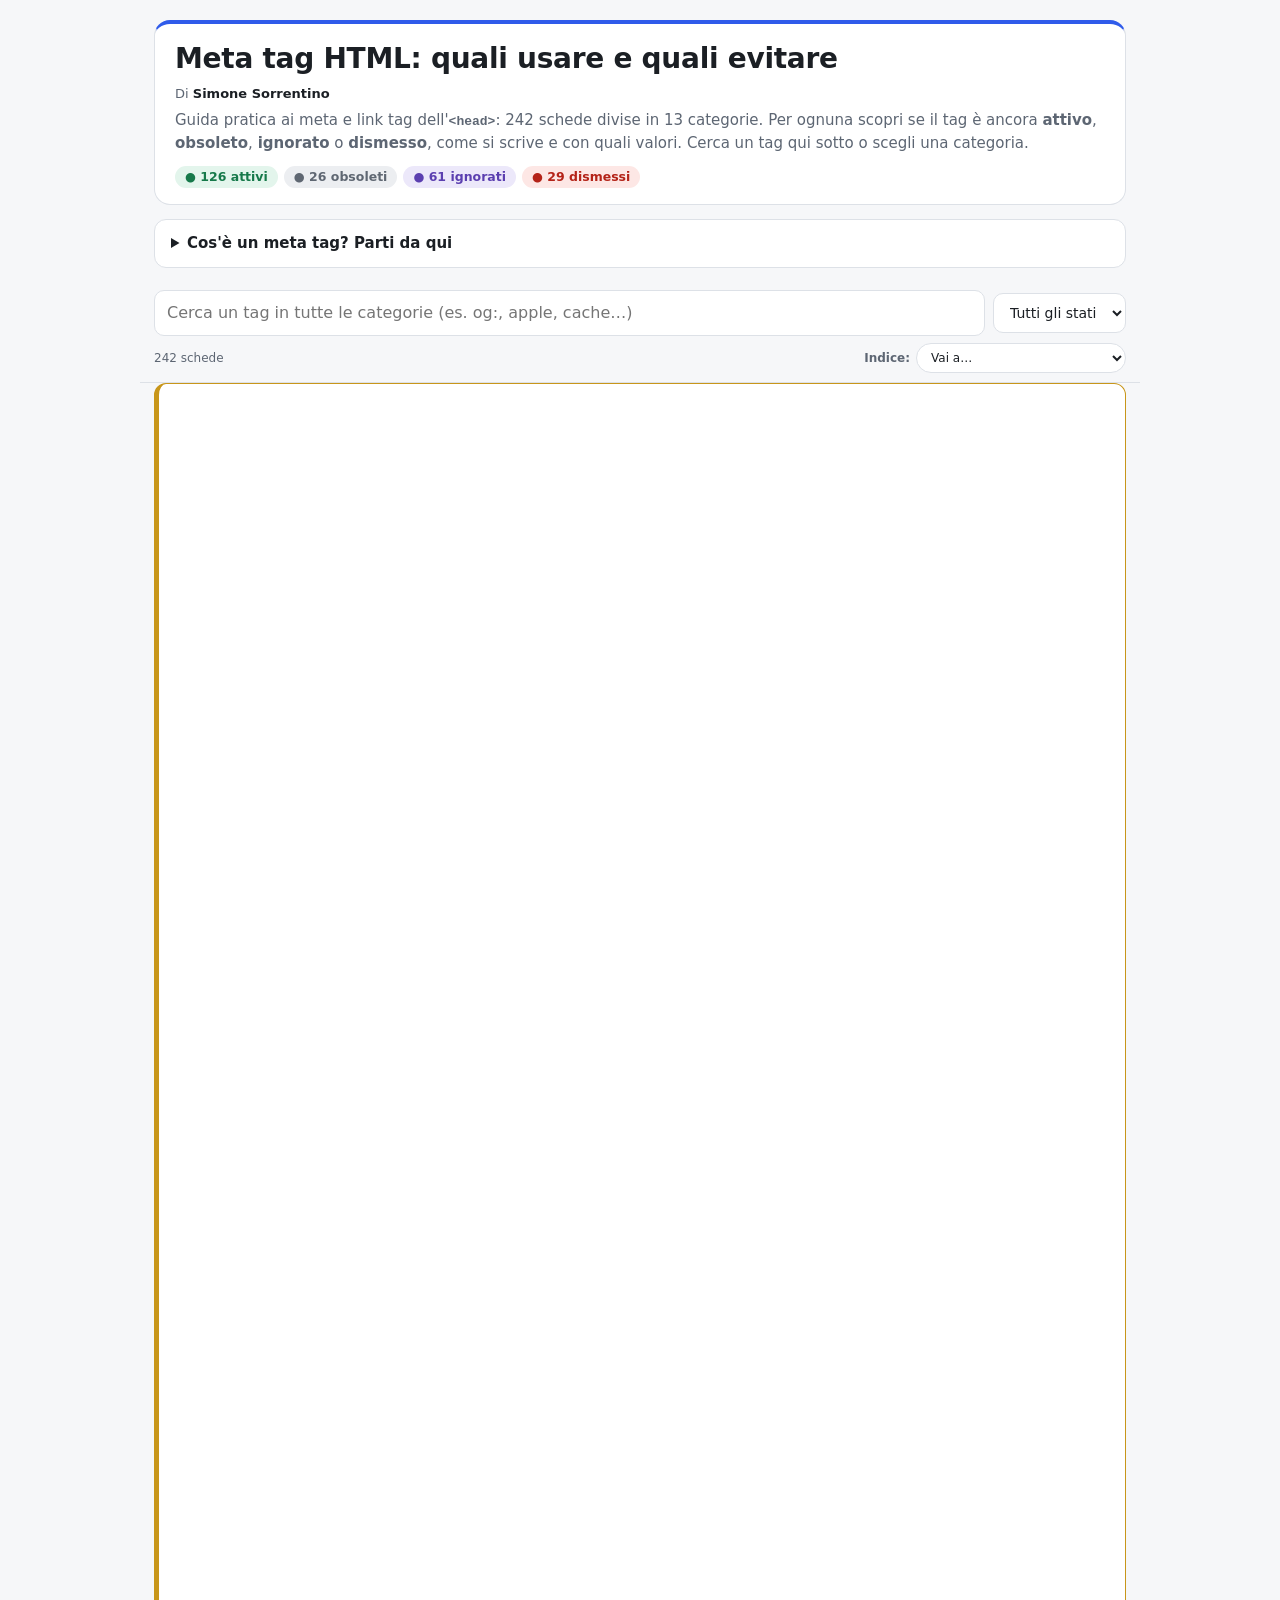
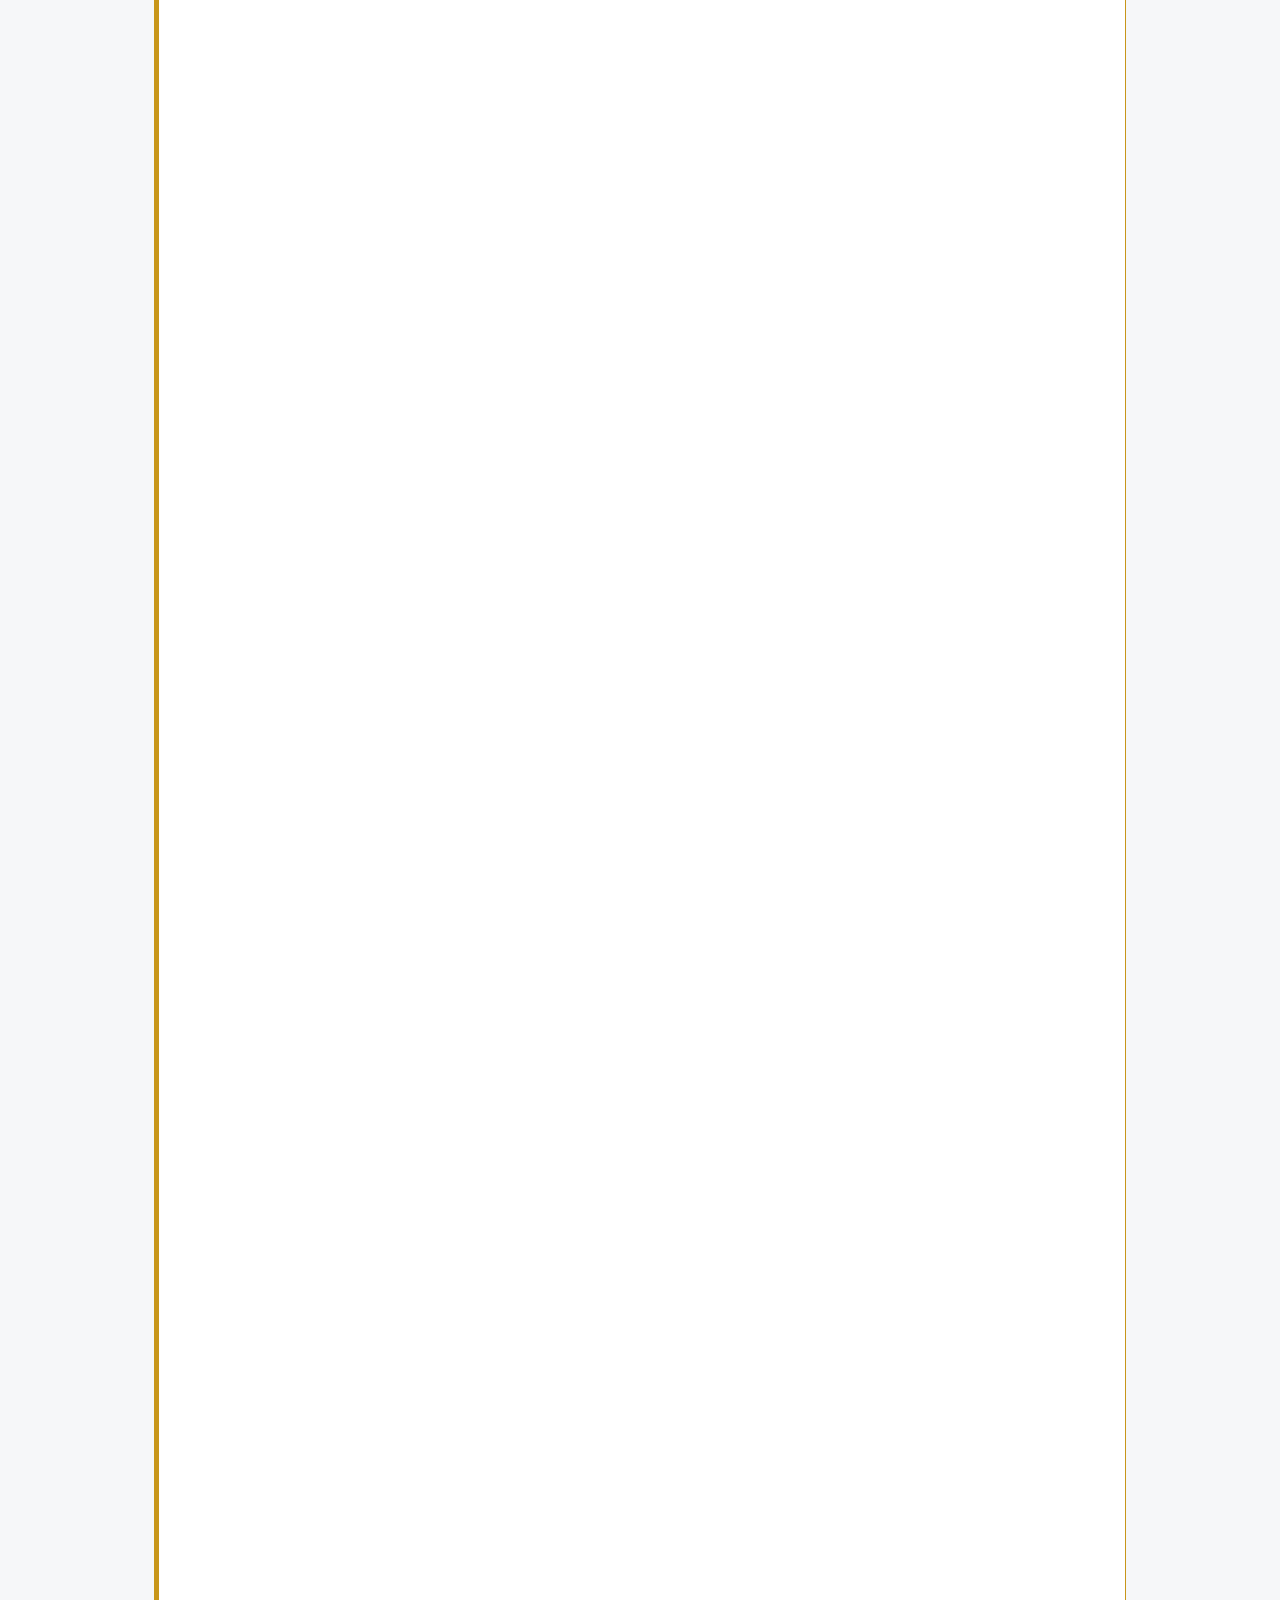
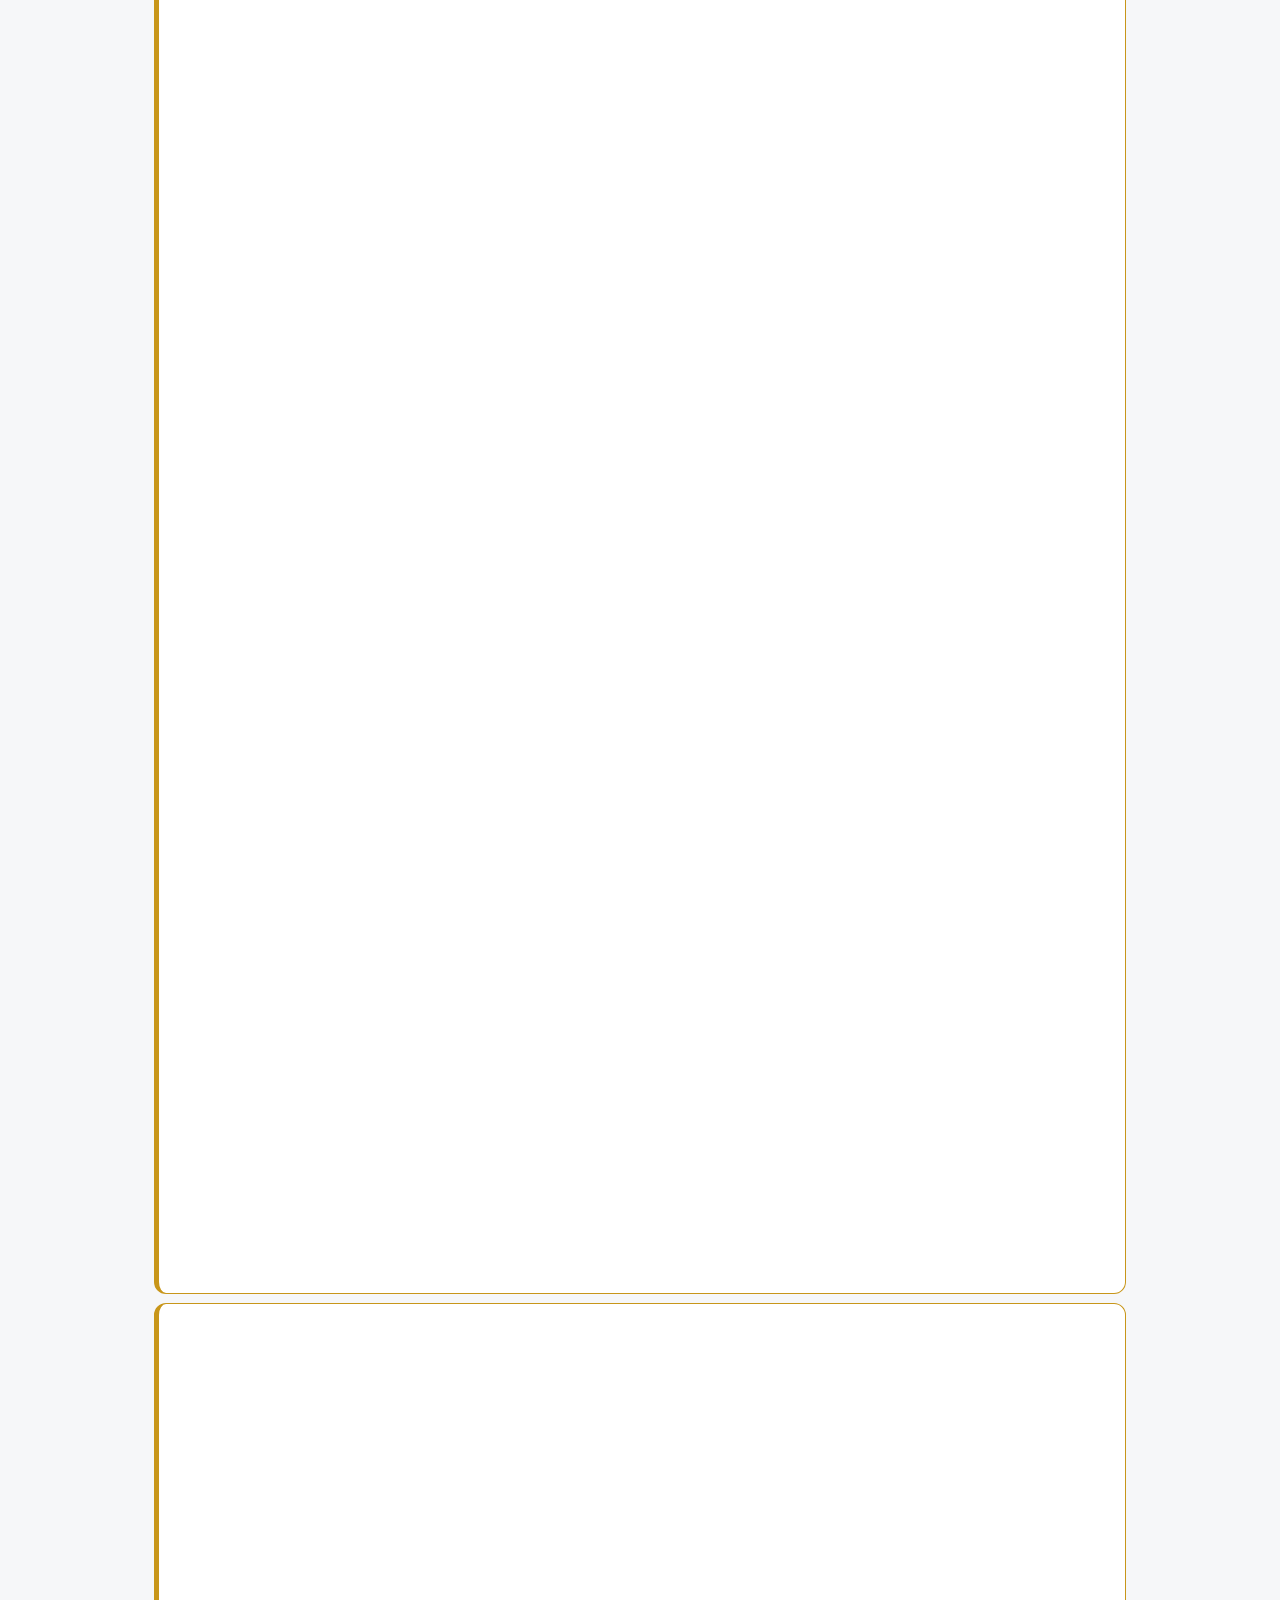
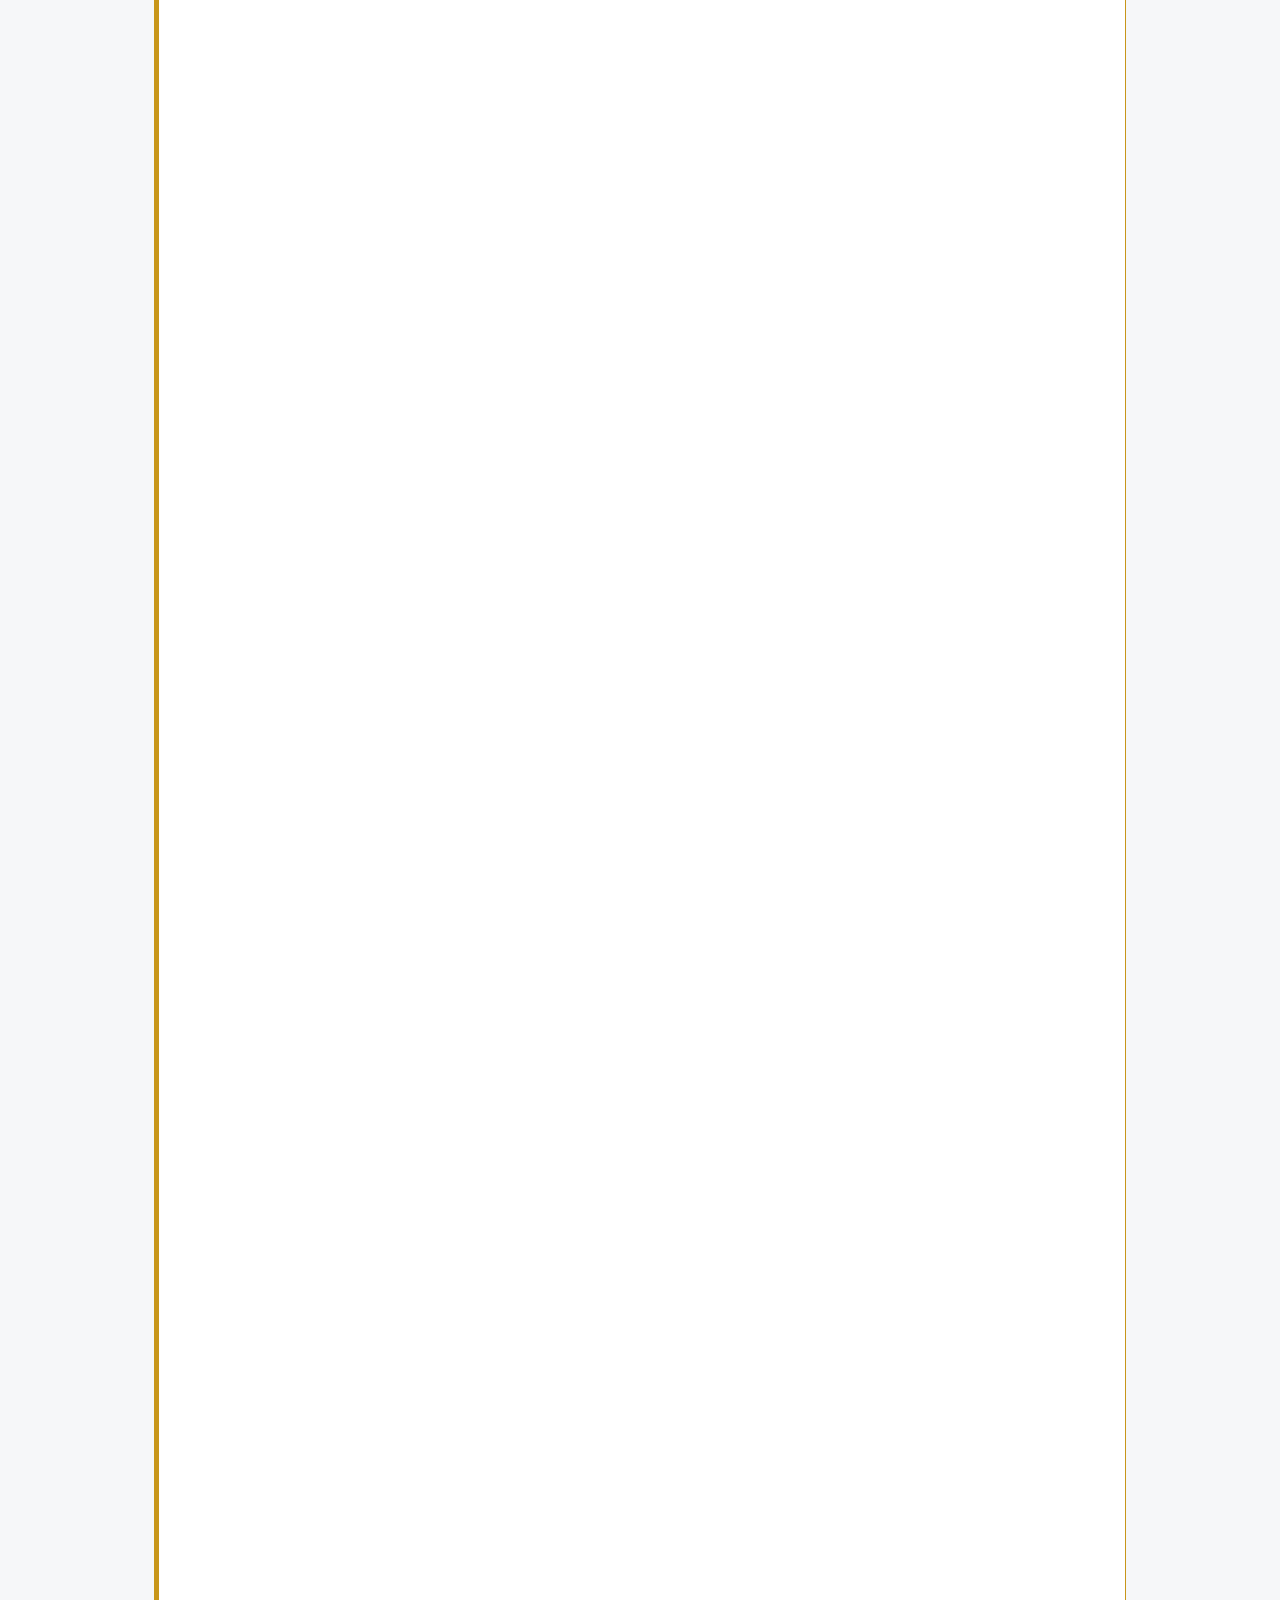
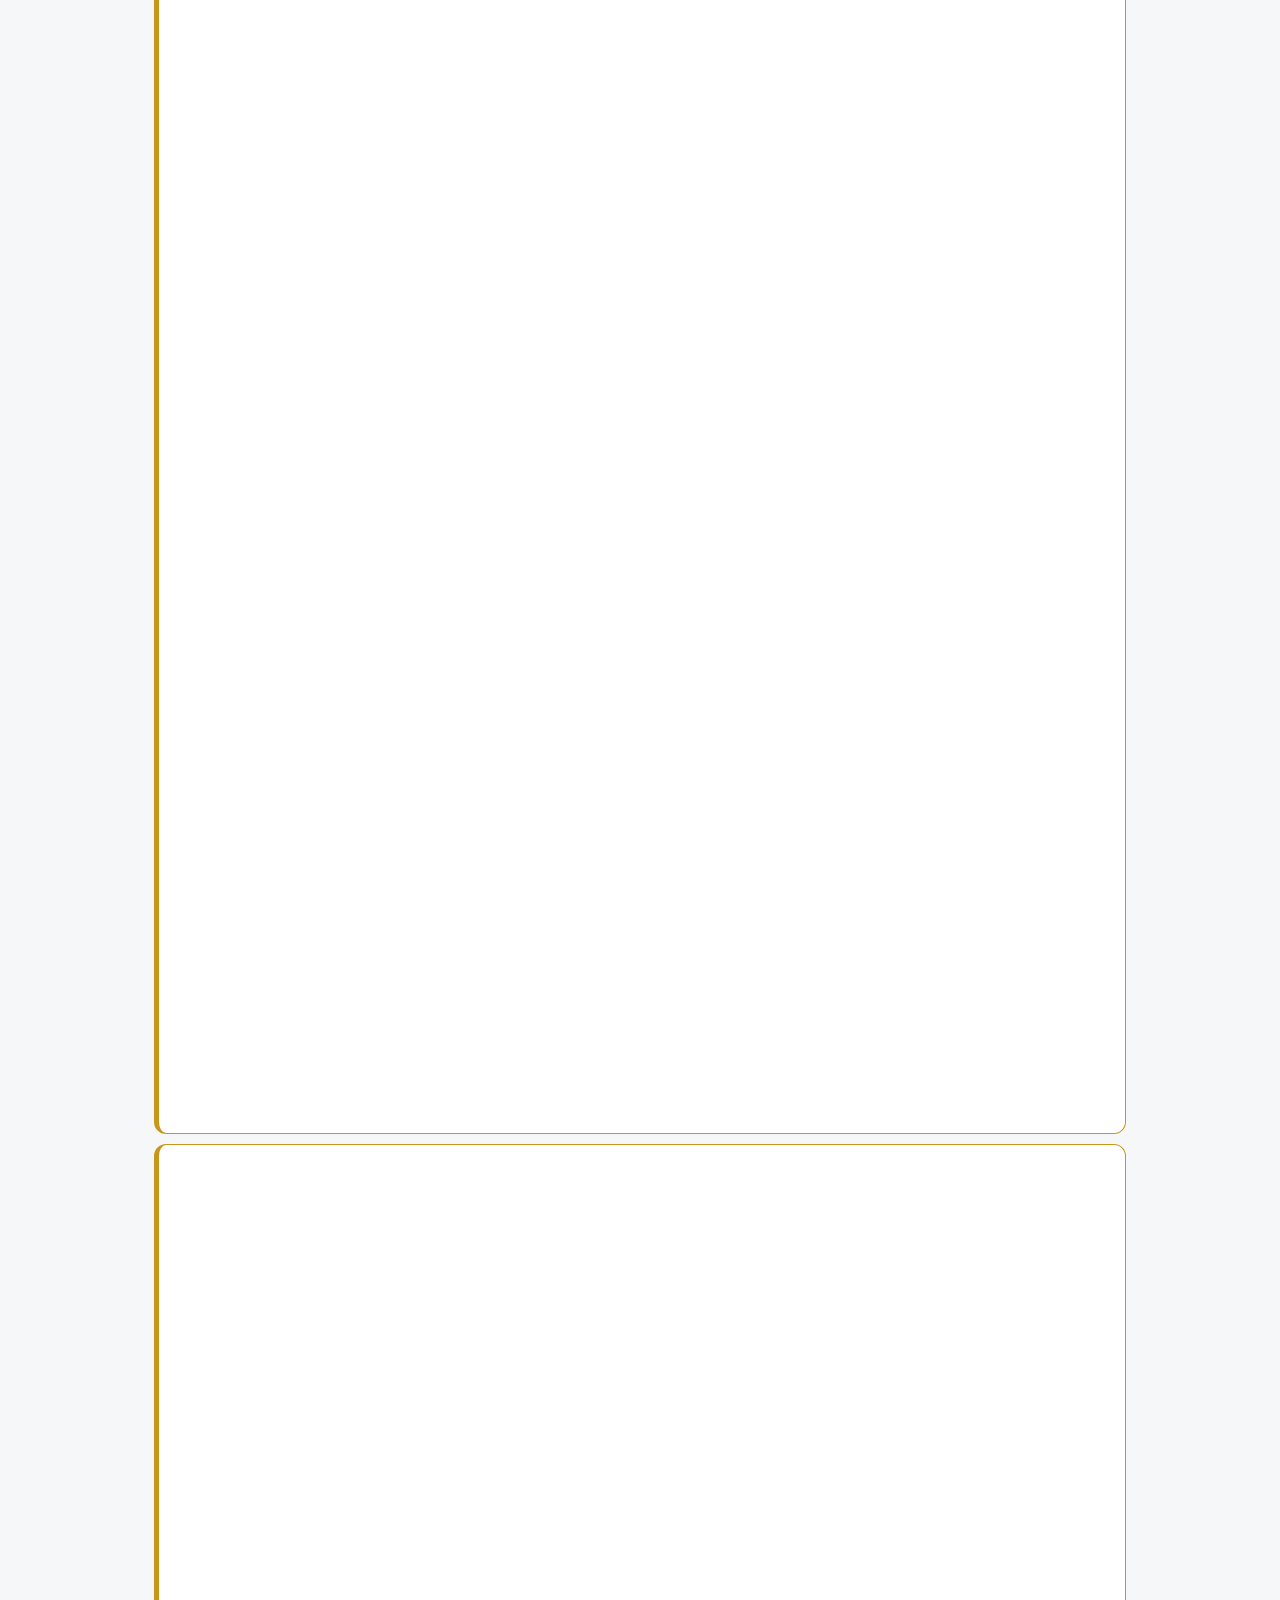
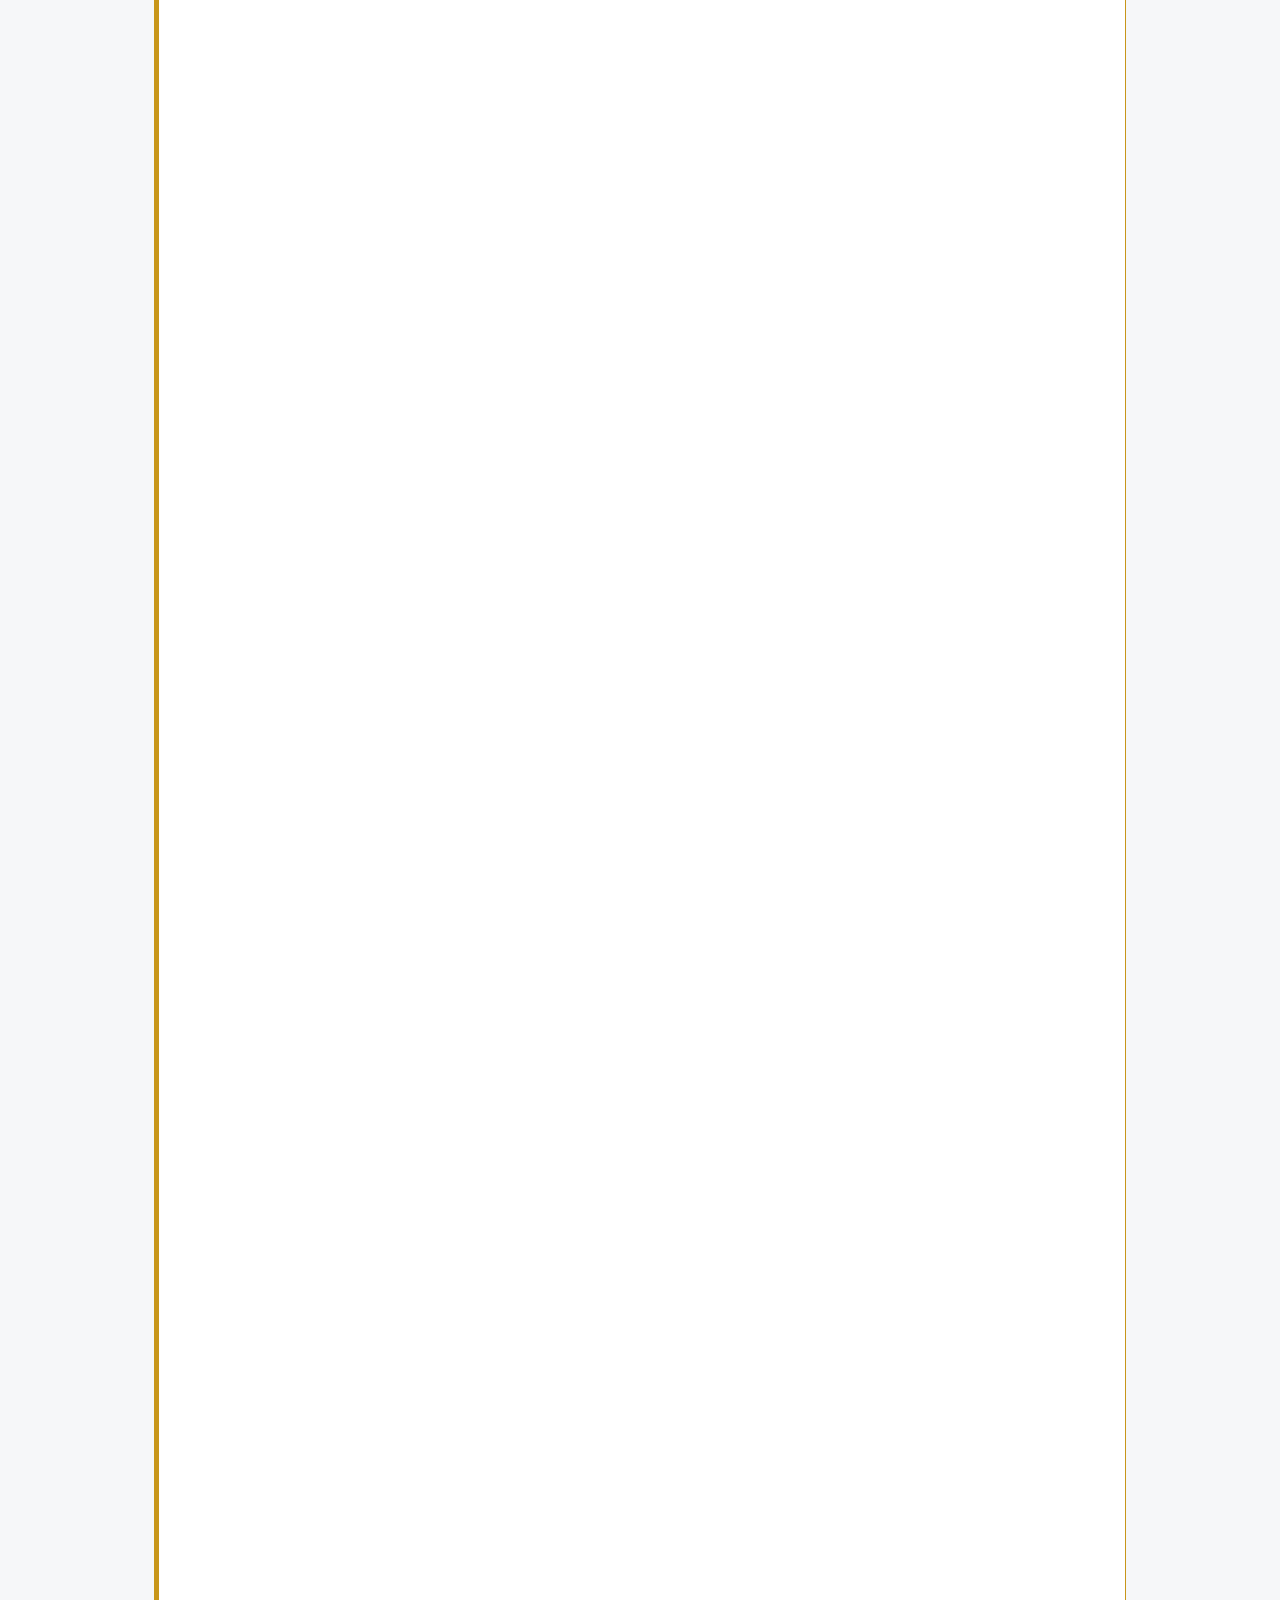
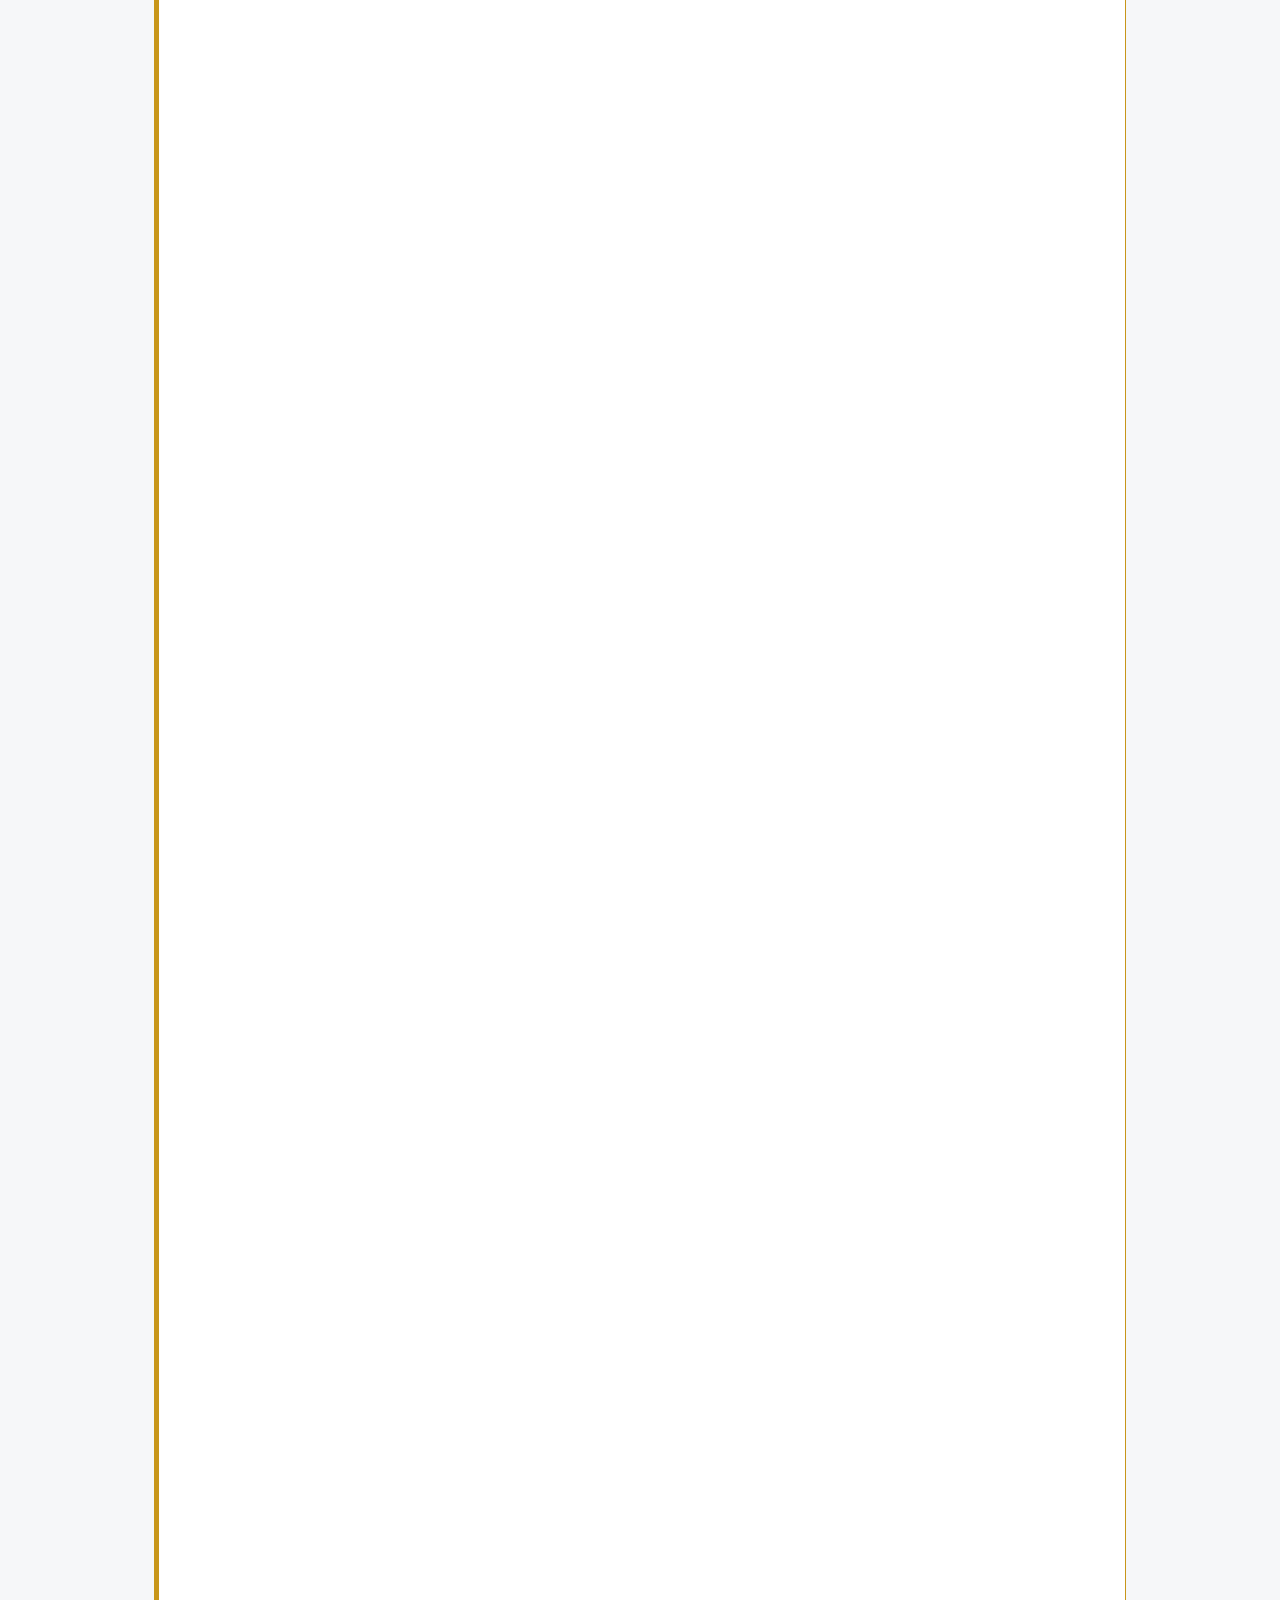
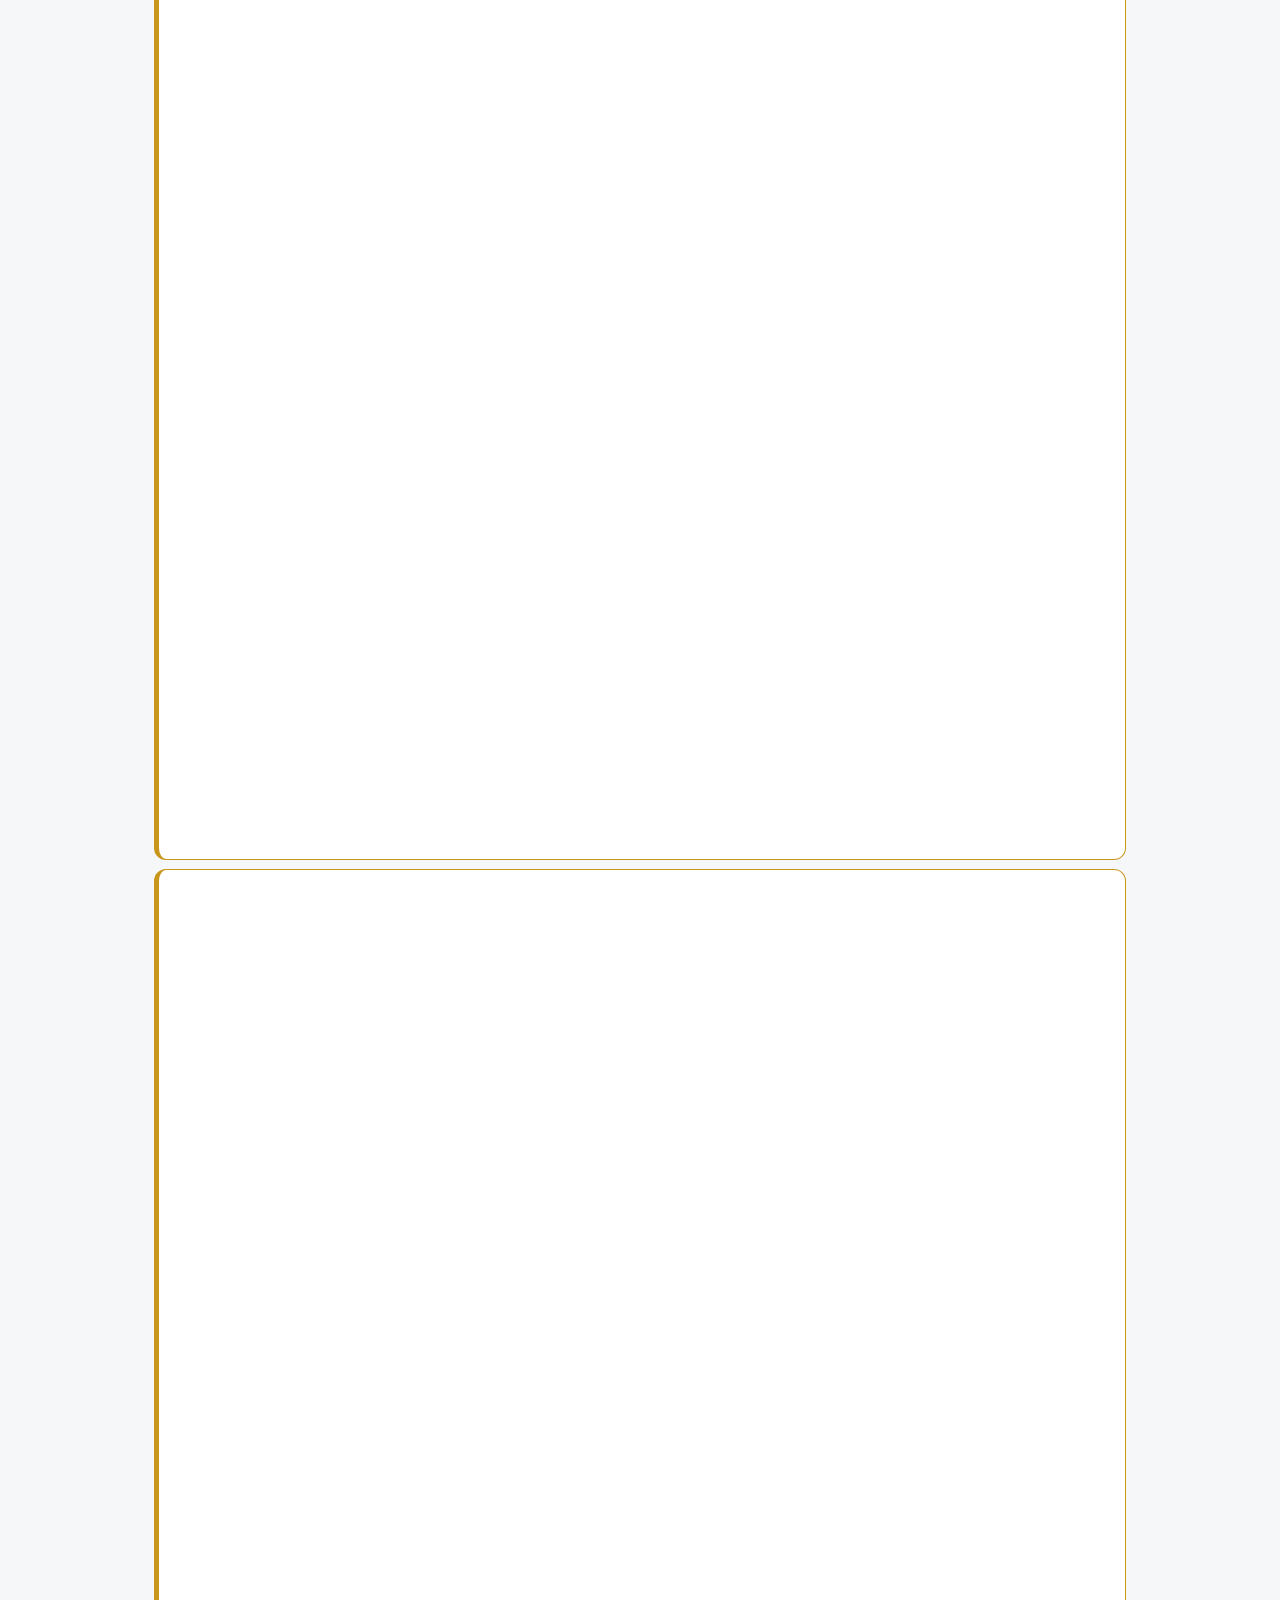
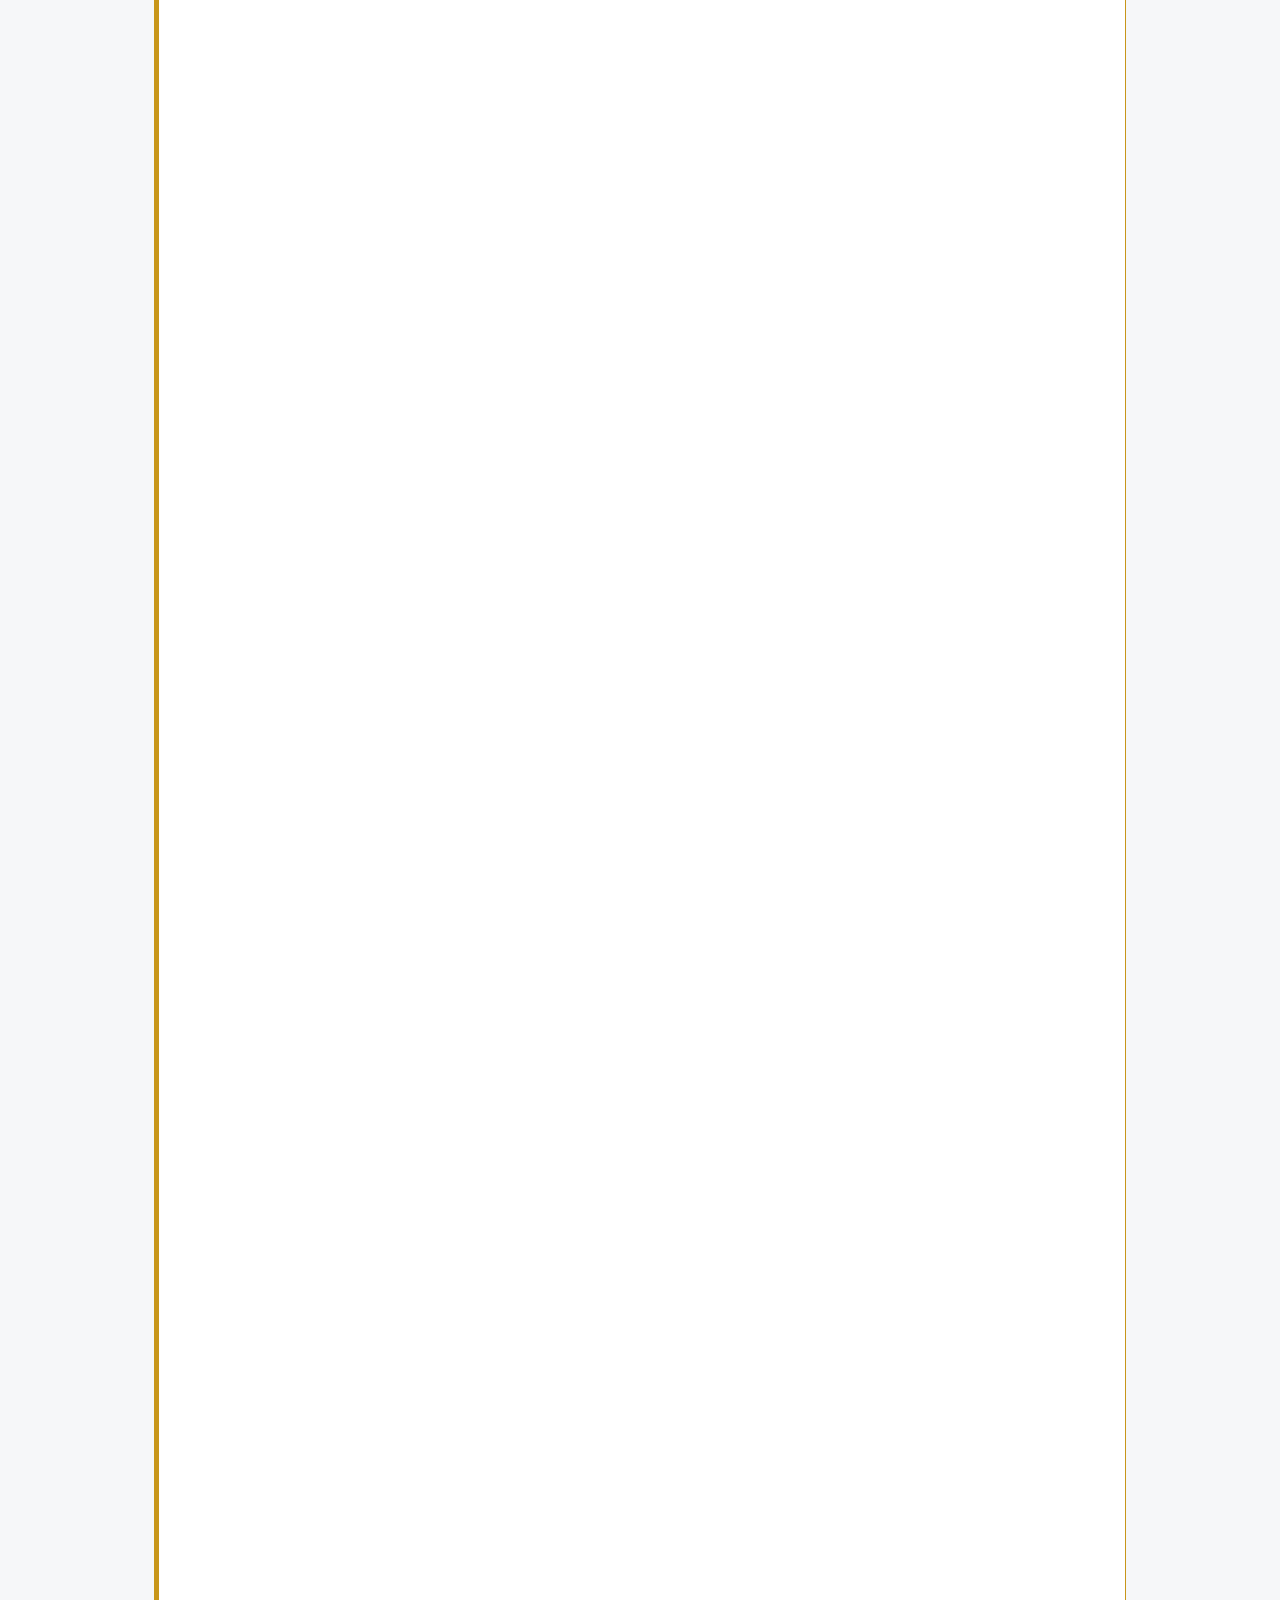
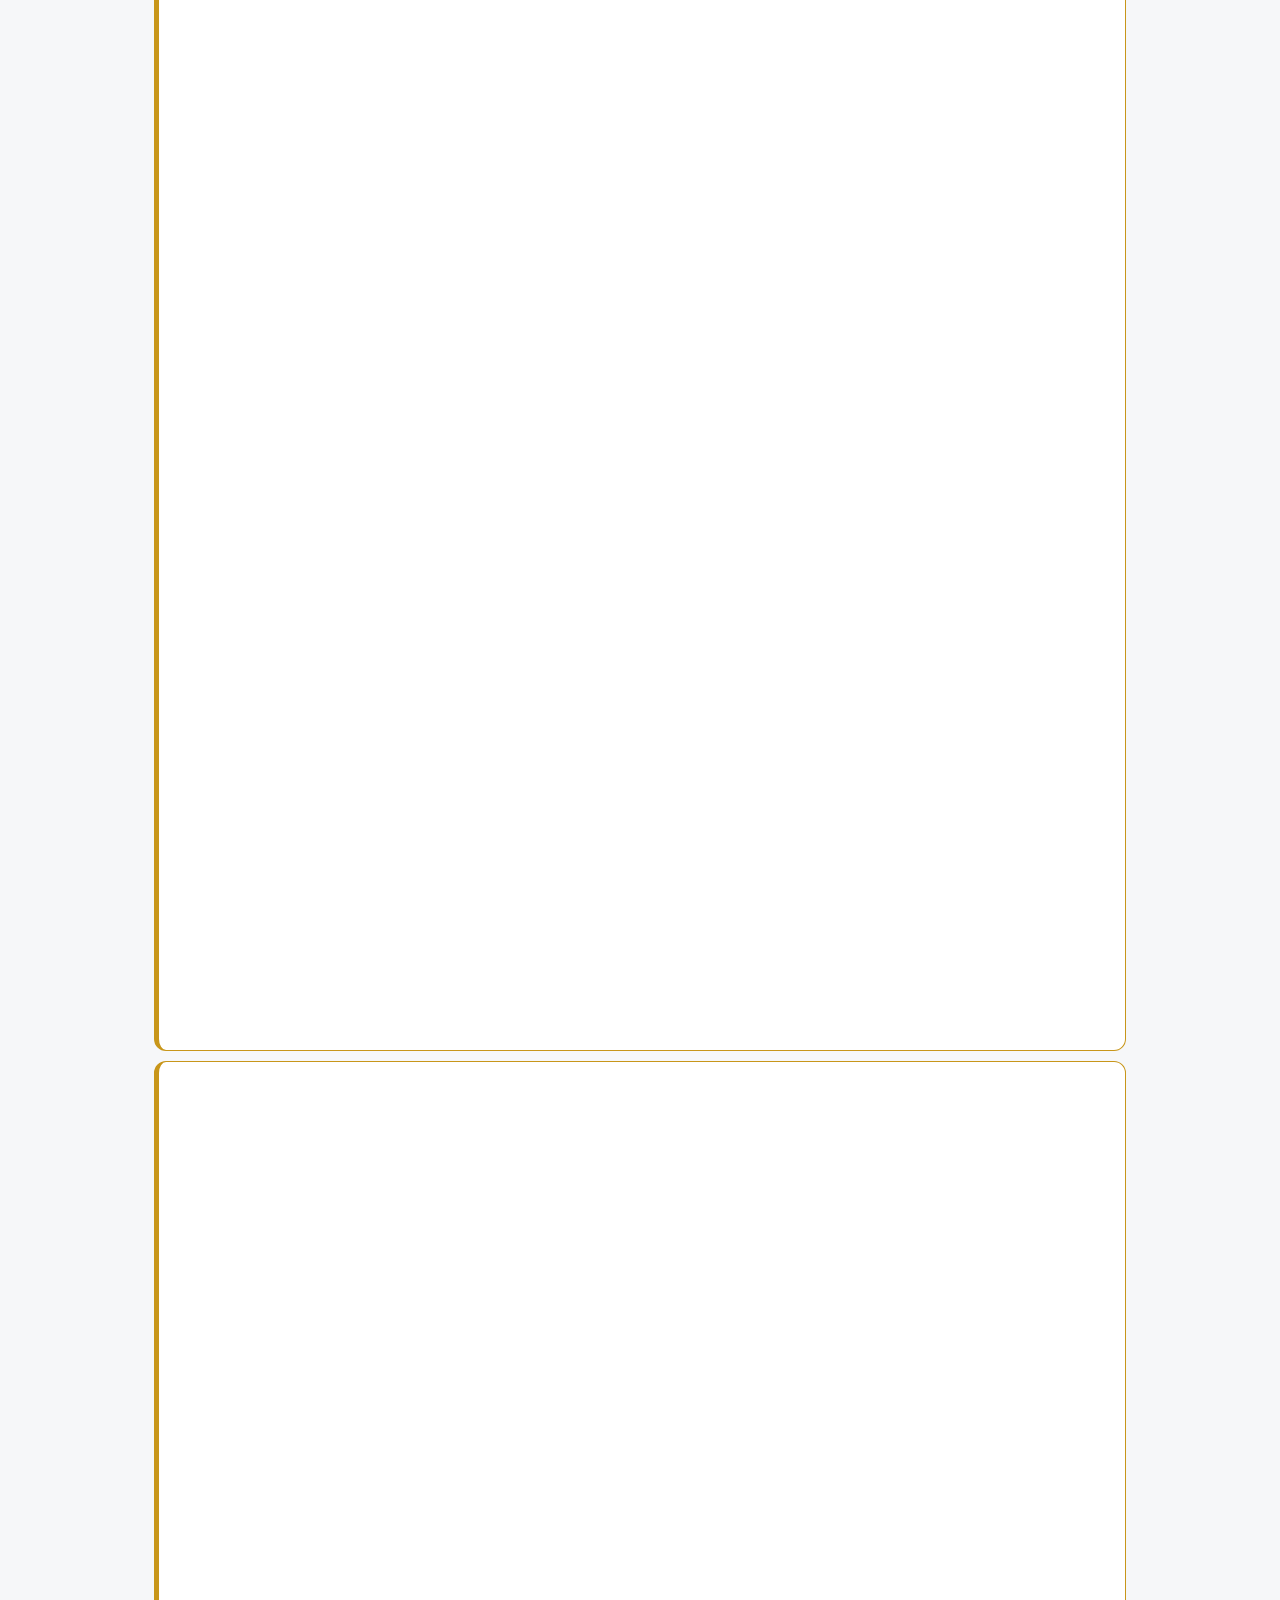
<file: index.html>
<!DOCTYPE html>
<html lang="it">
<head>
<meta charset="UTF-8">
<meta name="viewport" content="width=device-width, initial-scale=1, viewport-fit=cover">
<title>Meta tag HTML: guida ai tag utili, obsoleti e ignorati (2026)</title>
<meta name="description" content="Guida ai meta e link tag dell&#x27;head HTML: quali servono ancora, quali sono obsoleti o ignorati da Google e dai social. Esempi, valori ammessi e consigli.">
<meta name="author" content="Simone Sorrentino">
<meta name="robots" content="index, follow, max-snippet:-1, max-image-preview:large, max-video-preview:-1">
<link rel="canonical" href="https://mappeconcettuali.altervista.org/meta-tag.html">
<link rel="icon" href="data:image/svg+xml,%3Csvg xmlns='http://www.w3.org/2000/svg' viewBox='0 0 100 100'%3E%3Ctext y='.9em' font-size='90'%3E🏷️%3C/text%3E%3C/svg%3E">
<meta name="color-scheme" content="light dark">
<meta name="theme-color" content="#f6f7f9" media="(prefers-color-scheme: light)">
<meta name="theme-color" content="#13161a" media="(prefers-color-scheme: dark)">
<meta property="og:type" content="article">
<meta property="og:site_name" content="Meta Tag Utility">
<meta property="og:locale" content="it_IT">
<meta property="og:title" content="Meta tag HTML: guida ai tag utili, obsoleti e ignorati (2026)">
<meta property="og:description" content="Guida ai meta e link tag dell&#x27;head HTML: quali servono ancora, quali sono obsoleti o ignorati da Google e dai social. Esempi, valori ammessi e consigli.">
<meta property="og:url" content="https://mappeconcettuali.altervista.org/meta-tag.html">
<meta property="og:image" content="https://mappeconcettuali.altervista.org/og-meta-tag-utility.png">
<meta property="og:image:type" content="image/png">
<meta property="og:image:width" content="1200">
<meta property="og:image:height" content="630">
<meta property="og:image:alt" content="Meta tag HTML: guida ai tag utili, obsoleti e ignorati">
<meta property="article:published_time" content="2026-10-01">
<meta property="article:modified_time" content="2026-10-01">
<meta property="article:author" content="Simone Sorrentino">
<meta name="twitter:card" content="summary_large_image">
<meta name="twitter:title" content="Meta tag HTML: guida ai tag utili, obsoleti e ignorati (2026)">
<meta name="twitter:description" content="Guida ai meta e link tag dell&#x27;head HTML: quali servono ancora, quali sono obsoleti o ignorati da Google e dai social. Esempi, valori ammessi e consigli.">
<meta name="twitter:image" content="https://mappeconcettuali.altervista.org/og-meta-tag-utility.png">
<meta name="twitter:image:alt" content="Meta tag HTML: guida ai tag utili, obsoleti e ignorati">
<script type="application/ld+json">{"@context":"https://schema.org","@type":"TechArticle","headline":"Meta tag HTML: quali usare e quali evitare","description":"Guida ai meta e link tag dell'head HTML: quali servono ancora, quali sono obsoleti o ignorati da Google e dai social. Esempi, valori ammessi e consigli.","inLanguage":"it","url":"https://mappeconcettuali.altervista.org/meta-tag.html","mainEntityOfPage":"https://mappeconcettuali.altervista.org/meta-tag.html","image":"https://mappeconcettuali.altervista.org/og-meta-tag-utility.png","datePublished":"2026-10-01","dateModified":"2026-10-01","isAccessibleForFree":true,"keywords":"meta tag, HTML, SEO, Open Graph, robots, canonical, viewport","about":{"@type":"Thing","name":"Meta tag HTML"},"author":{"@type":"Person","name":"Simone Sorrentino","url":"https://mappeconcettuali.altervista.org/"},"publisher":{"@type":"Organization","name":"Meta Tag Utility","url":"https://mappeconcettuali.altervista.org/"},"copyrightHolder":{"@type":"Person","name":"Simone Sorrentino"},"copyrightYear":2026,"hasPart":[{"@type":"WebPage","name":"Meta tag HTML: Documento e rendering","url":"https://mappeconcettuali.altervista.org/meta-tag-documento-e-rendering.html"},{"@type":"WebPage","name":"Meta tag HTML: Motori di ricerca","url":"https://mappeconcettuali.altervista.org/meta-tag-motori-di-ricerca.html"},{"@type":"WebPage","name":"Meta tag HTML: Social / Open Graph","url":"https://mappeconcettuali.altervista.org/meta-tag-social-open-graph.html"},{"@type":"WebPage","name":"Meta tag HTML: Open Graph: tipi di oggetto e proprietà extra","url":"https://mappeconcettuali.altervista.org/meta-tag-open-graph-extra.html"},{"@type":"WebPage","name":"Meta tag HTML: X / Twitter Cards","url":"https://mappeconcettuali.altervista.org/meta-tag-twitter-x-cards.html"},{"@type":"WebPage","name":"Meta tag HTML: Browser e PWA","url":"https://mappeconcettuali.altervista.org/meta-tag-browser-e-pwa.html"},{"@type":"WebPage","name":"Meta tag HTML: Apple / iOS","url":"https://mappeconcettuali.altervista.org/meta-tag-apple-ios.html"},{"@type":"WebPage","name":"Meta tag HTML: http-equiv, cache e sicurezza","url":"https://mappeconcettuali.altervista.org/meta-tag-http-equiv-cache-sicurezza.html"},{"@type":"WebPage","name":"Meta tag HTML: Verifica proprietà sito","url":"https://mappeconcettuali.altervista.org/meta-tag-verifica-proprieta-sito.html"},{"@type":"WebPage","name":"Meta tag HTML: Custom e framework","url":"https://mappeconcettuali.altervista.org/meta-tag-custom-e-framework.html"},{"@type":"WebPage","name":"Meta tag HTML: Link tag (<link>)","url":"https://mappeconcettuali.altervista.org/meta-tag-link-tag.html"},{"@type":"WebPage","name":"Meta tag HTML: Geo e contatti","url":"https://mappeconcettuali.altervista.org/meta-tag-geo-e-contatti.html"},{"@type":"WebPage","name":"Meta tag HTML: Microsoft / Internet Explorer","url":"https://mappeconcettuali.altervista.org/meta-tag-microsoft-internet-explorer.html"}]}</script>
<script>document.documentElement.classList.add("js")</script>
<link rel="stylesheet" href="resource/meta-tag.css?v=20261001e">
<noscript><style>.bar,.fl,.cp,.up{display:none}header .sub{display:block!important}.stats button{pointer-events:none}</style></noscript>
</head>
<body>
<a class="skip" href="#out">Vai ai contenuti</a>
<div class="w">
<header>
<h1>Meta tag HTML: quali usare e quali evitare</h1>
<p class="by">Di <strong>Simone Sorrentino</strong></p>
<p class="sub" id="sub">Guida pratica ai meta e link tag dell'<code>&lt;head&gt;</code>: 242 schede divise in 13 categorie. Per ognuna scopri se il tag è ancora <b>attivo</b>, <b>obsoleto</b>, <b>ignorato</b> o <b>dismesso</b>, come si scrive e con quali valori. Cerca un tag qui sotto o scegli una categoria.</p>
<div class="stats" role="group" aria-label="Filtra per stato"><button type="button" class="b s-ok" data-st="ok" aria-pressed="false">● 126 attivi</button><button type="button" class="b s-old" data-st="old" aria-pressed="false">● 26 obsoleti</button><button type="button" class="b s-ign" data-st="ign" aria-pressed="false">● 61 ignorati</button><button type="button" class="b s-dead" data-st="dead" aria-pressed="false">● 29 dismessi</button></div>
</header>
<main>
<details class="in"><summary><h2 class="sh">Cos'è un meta tag? Parti da qui</h2></summary>
<p>Un <b>meta tag</b> è una nota scritta nell'<code>&lt;head&gt;</code> della pagina. Non si vede, ma browser, motori di ricerca e social la leggono per sapere <i>come trattare</i> la pagina: in che lingua è, come mostrarla in anteprima, se indicizzarla.</p>
<div class='cb'><button type='button' class='cp'>Copia</button><pre>&lt;meta name="description" content="<mark>Riassunto della pagina</mark>"&gt;</pre></div>
<details class="dd" open><summary><h3 class="hh">Kit minimo consigliato</h3></summary>
<div class='cb'><button type='button' class='cp'>Copia</button><pre>&lt;meta charset="UTF-8"&gt;
&lt;meta name="viewport" content="width=device-width, initial-scale=1"&gt;
&lt;title&gt;Titolo della pagina&lt;/title&gt;
&lt;meta name="description" content="Riassunto di circa 150 caratteri"&gt;
&lt;link rel="canonical" href="https://esempio.it/pagina"&gt;
&lt;meta property="og:title" content="Titolo"&gt;
&lt;meta property="og:description" content="Descrizione"&gt;
&lt;meta property="og:image" content="https://esempio.it/cover.jpg"&gt;</pre></div>
</details>
<details class="dd"><summary><h3 class="hh">Le tre parti di ogni tag</h3></summary>
<p>Non confonderle, sono cose diverse:</p>
<ol class="vl">
<li><b>Nome del tag</b> (<code>meta</code>): dice che tipo di elemento è. Per i meta è sempre <code>meta</code>; per i collegamenti è <code>link</code>. Sta subito dopo il <code>&lt;</code>.</li>
<li><b>Attributo</b> (<code>name</code>, <code>content</code>): un'etichetta scritta dentro il tag, prima del segno <code>=</code>. Dice che ruolo ha il dato che segue. Gli attributi sono fissi e li decide l'HTML.</li>
<li><b>Valore</b> (<code>"description"</code>, <code>"Riassunto della pagina"</code>): il dato tra virgolette, dopo il <code>=</code>. Il valore di <code>name</code> è scelto tra quelli esistenti (qui <code>description</code>); il valore di <code>content</code> lo scrivi tu (evidenziato sopra).</li>
</ol>
<p>In pratica <code>name</code> e <code>content</code> lavorano in coppia: <code>name</code> dice <i>quale</i> informazione stai dando, <code>content</code> contiene l'informazione. Nelle schede di questa pagina il nome in evidenza (per esempio <code>description</code> o <code>og:title</code>) è il <b>valore</b> dell'attributo <code>name</code>, <code>property</code>, <code>http-equiv</code> o <code>rel</code>: per comodità lo chiamiamo "tag".</p>
</details>
<details class="dd"><summary><h3 class="hh">Le 4 famiglie di tag</h3></summary>
<p>Cioè gli attributi che indicano di che tipo è il tag, quelle che incontrerai:</p>
<ol class="vl"><li><code>name=</code> informazioni per browser e motori di ricerca</li><li><code>property=</code> anteprime social (Open Graph)</li><li><code>http-equiv=</code> prova a simulare un header HTTP (oggi meglio impostarlo dal server)</li><li><code>&lt;link rel=&gt;</code> collega la pagina a un'altra risorsa: feed, icone, versione canonica</li></ol>
</details>
<details class="dd"><summary><h3 class="hh">Più valori in un tag: quale delimitatore usare</h3></summary>
<p>Alcuni tag accettano più valori nello stesso <code>content</code>. Il separatore dipende dal tag: non indovinarlo, leggi la riga «Più valori» nella scheda.</p>
<ol class="vl">
<li><b>Virgola</b> (<code>,</code>): <code>robots</code>, <code>viewport</code>, <code>accept-ch</code>, <code>format-detection</code>. Esempio: <code>noindex, nofollow</code>.</li>
<li><b>Punto e virgola</b> (<code>;</code>): <code>content-security-policy</code> (tra le direttive), <code>delegate-ch</code>, <code>refresh</code>. Esempio: <code>5; url=/nuova-pagina</code>.</li>
<li><b>Spazio</b>: <code>color-scheme</code> (<code>light dark</code>) e l'attributo <code>sizes</code> delle icone. Anche dentro una direttiva CSP le fonti si separano con uno spazio.</li>
<li><b>Nessun delimitatore</b>: per i tag Open Graph ripetibili (<code>article:tag</code>, <code>og:image</code>…) ripeti l'intero tag, uno per valore.</li>
</ol>
</details>
<details class="dd"><summary><h3 class="hh">Come usare questa pagina</h3></summary>
<p>Apri «Dettagli» in una scheda per la spiegazione completa. In alto ci sono i tag ancora in uso, con ⭐ sugli <b>essenziali</b>; nel riquadro rosso in fondo trovi obsoleti, ignorati e dismessi. Le categorie «Open Graph: tipi di oggetto e proprietà extra» e «X / Twitter Cards» raccolgono le proprietà Open Graph avanzate e le card di X.</p>
</details>
<p>💡 <b>Regola d'oro:</b> pochi tag giusti battono una lista lunga. Se non sai a cosa serve un tag, non metterlo.</p></details>
<nav class="toc" aria-label="Indice delle categorie"><details open><summary>Indice per categoria</summary>
<p class="tg">Tag ancora in uso</p><ul><li><a href="meta-tag-documento-e-rendering.html#attivi-doc">Documento e rendering<span class="ct">5</span></a></li><li><a href="meta-tag-motori-di-ricerca.html#attivi-seo">Motori di ricerca<span class="ct">8</span></a></li><li><a href="meta-tag-social-open-graph.html#attivi-social">Social / Open Graph<span class="ct">17</span></a></li><li><a href="meta-tag-open-graph-extra.html#attivi-ogx">Open Graph: tipi di oggetto e proprietà extra<span class="ct">40</span></a></li><li><a href="meta-tag-twitter-x-cards.html#attivi-tw">X / Twitter Cards<span class="ct">7</span></a></li><li><a href="meta-tag-browser-e-pwa.html#attivi-browser">Browser e PWA<span class="ct">5</span></a></li><li><a href="meta-tag-apple-ios.html#attivi-apple">Apple / iOS<span class="ct">4</span></a></li><li><a href="meta-tag-http-equiv-cache-sicurezza.html#attivi-http">http-equiv, cache e sicurezza<span class="ct">6</span></a></li><li><a href="meta-tag-verifica-proprieta-sito.html#attivi-verify">Verifica proprietà sito<span class="ct">8</span></a></li><li><a href="meta-tag-custom-e-framework.html#attivi-custom">Custom e framework<span class="ct">6</span></a></li><li><a href="meta-tag-link-tag.html#attivi-link">Link tag (&lt;link&gt;)<span class="ct">20</span></a></li></ul>

<p class="tg">Obsoleti, ignorati e dismessi</p><ul class="arch"><li><a href="meta-tag-documento-e-rendering.html#archivio-doc">Documento e rendering<span class="ct">19</span></a></li><li><a href="meta-tag-motori-di-ricerca.html#archivio-seo">Motori di ricerca<span class="ct">19</span></a></li><li><a href="meta-tag-social-open-graph.html#archivio-social">Social / Open Graph<span class="ct">6</span></a></li><li><a href="meta-tag-twitter-x-cards.html#archivio-tw">X / Twitter Cards<span class="ct">1</span></a></li><li><a href="meta-tag-browser-e-pwa.html#archivio-browser">Browser e PWA<span class="ct">1</span></a></li><li><a href="meta-tag-apple-ios.html#archivio-apple">Apple / iOS<span class="ct">2</span></a></li><li><a href="meta-tag-http-equiv-cache-sicurezza.html#archivio-http">http-equiv, cache e sicurezza<span class="ct">10</span></a></li><li><a href="meta-tag-verifica-proprieta-sito.html#archivio-verify">Verifica proprietà sito<span class="ct">4</span></a></li><li><a href="meta-tag-custom-e-framework.html#archivio-custom">Custom e framework<span class="ct">1</span></a></li><li><a href="meta-tag-link-tag.html#archivio-link">Link tag (&lt;link&gt;)<span class="ct">25</span></a></li><li><a href="meta-tag-geo-e-contatti.html#archivio-geo">Geo e contatti<span class="ct">14</span></a></li><li><a href="meta-tag-microsoft-internet-explorer.html#archivio-ms">Microsoft / Internet Explorer<span class="ct">14</span></a></li></ul></details></nav>
<div class="list">
<div class="bar" role="search"><div class="tb"><div class="sb"><label class="vh" for="q">Cerca un tag o una parola</label><input id="q" type="search" autocomplete="off" placeholder="Cerca un tag in tutte le categorie (es. og:, apple, cache…)"></div><label class="vh" for="hf">Filtra per stato</label><select id="hf" title="Filtra per stato"><option value="">Tutti gli stati</option><option value="ok">Attivi</option><option value="old">Obsoleti</option><option value="ign">Ignorati</option><option value="dead">Dismessi</option></select><button type="button" id="rs" class="lk" aria-label="Azzera ricerca" hidden>✕<span class="dm"> Azzera</span></button></div><div class="cap cr"><span id="cnt" aria-live="polite"></span><label class="gl" for="go">Indice:</label><select id="go" title="Indice: vai a una categoria"></select></div></div>
<div id="out" hidden></div>
<p class="e" id="none" hidden>Nessun risultato</p>
<button type="button" id="more" class="tbb" hidden>Mostra altri risultati</button>
</div>
<section class="src"><h2 class="st">Fonti e approfondimenti</h2>
<ol class="vl">
<li><a href="https://developer.mozilla.org/en-US/docs/Web/HTML/Element/meta" rel="noopener" target="_blank">MDN Web Docs: l'elemento &lt;meta&gt;</a></li>
<li><a href="https://developers.google.com/search/docs/crawling-indexing/special-tags" rel="noopener" target="_blank">Google Search Central: meta tag supportati da Google</a></li>
<li><a href="https://ogp.me/" rel="noopener" target="_blank">The Open Graph protocol</a></li>
<li><a href="https://html.spec.whatwg.org/multipage/semantics.html" rel="noopener" target="_blank">Specifica HTML (WHATWG): semantica e metadati</a></li>
</ol></section>
</main>
<footer>© 2026 Simone Sorrentino · Meta Tag Utility · guida a scopo didattico · aggiornata a settembre 2026.</footer>
</div>
<button type="button" id="up" class="up" aria-label="Torna su" hidden>↑</button>
<div class="vh" id="live" role="status"></div>
<script src="resource/meta-tag-index.js?v=20261001e" defer></script>
<script src="resource/meta-tag-hub.js?v=20261001e" defer></script>
</body>
</html>
</file>
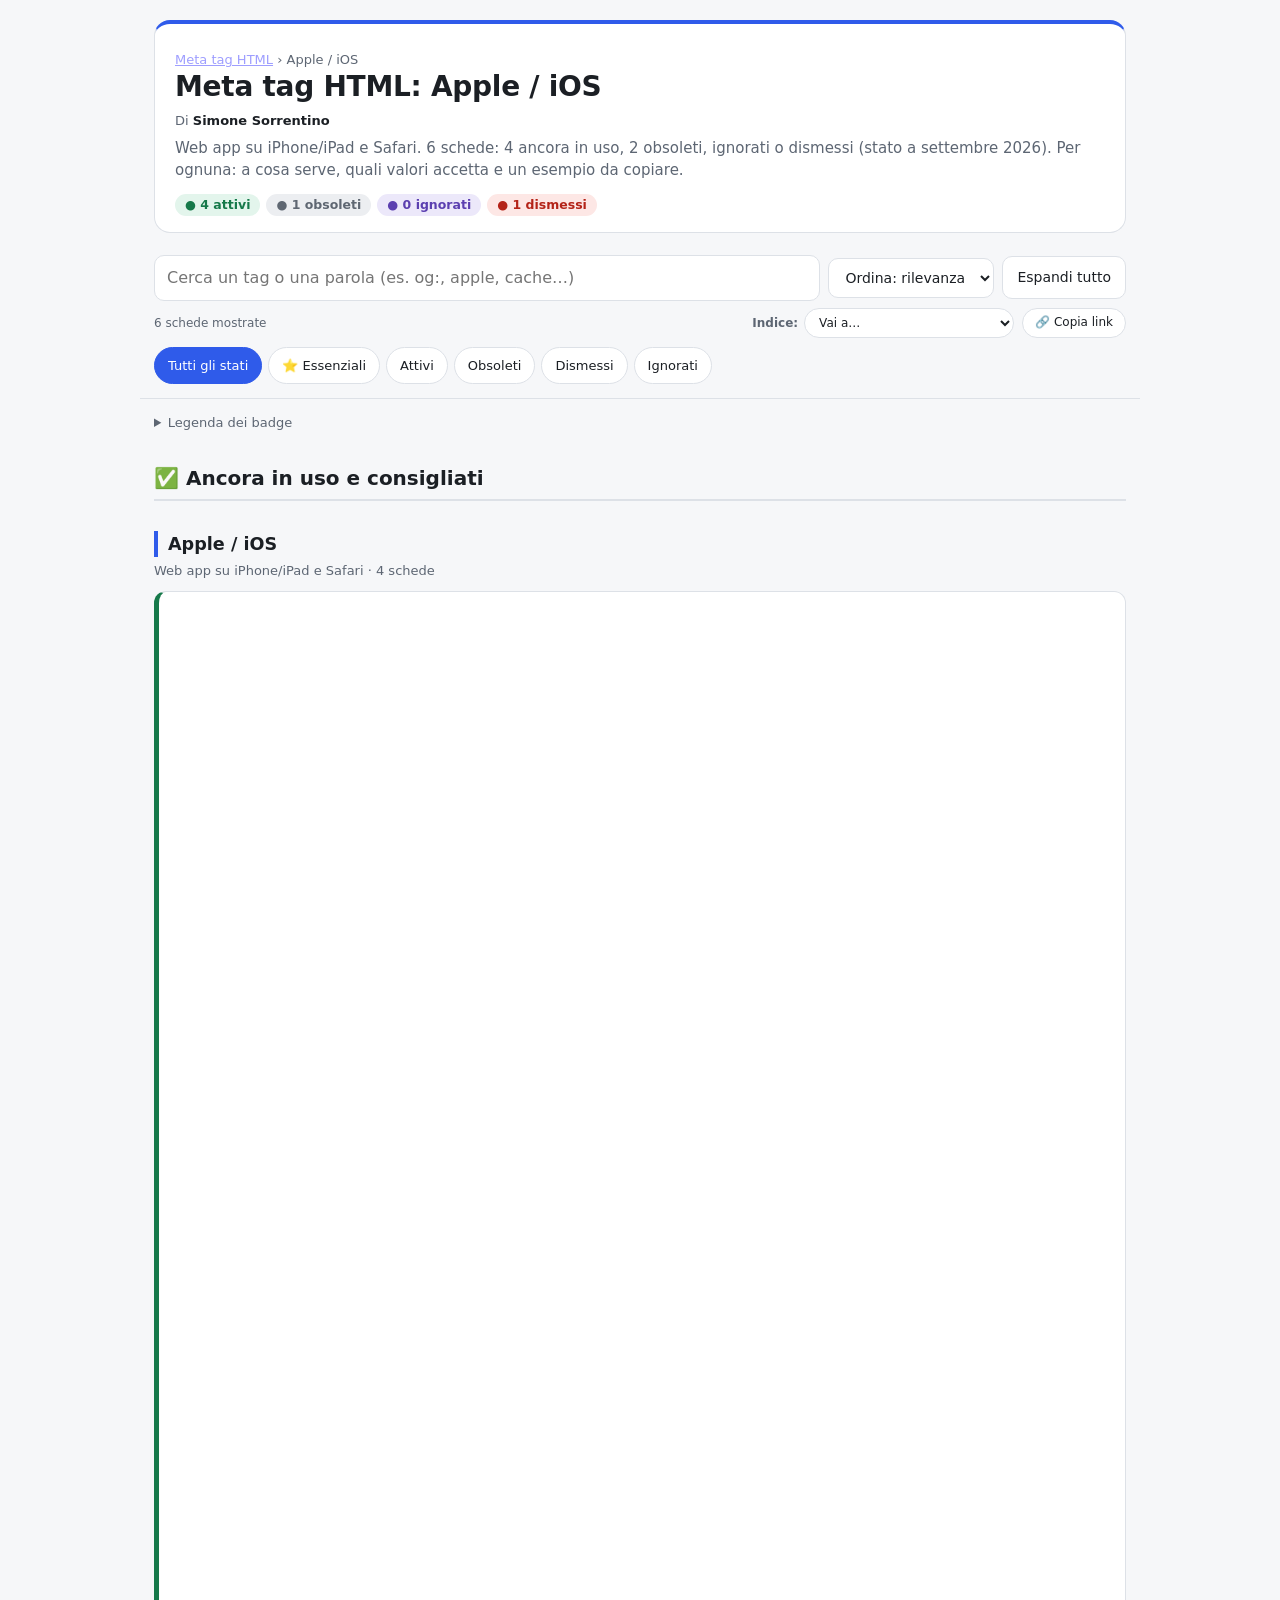
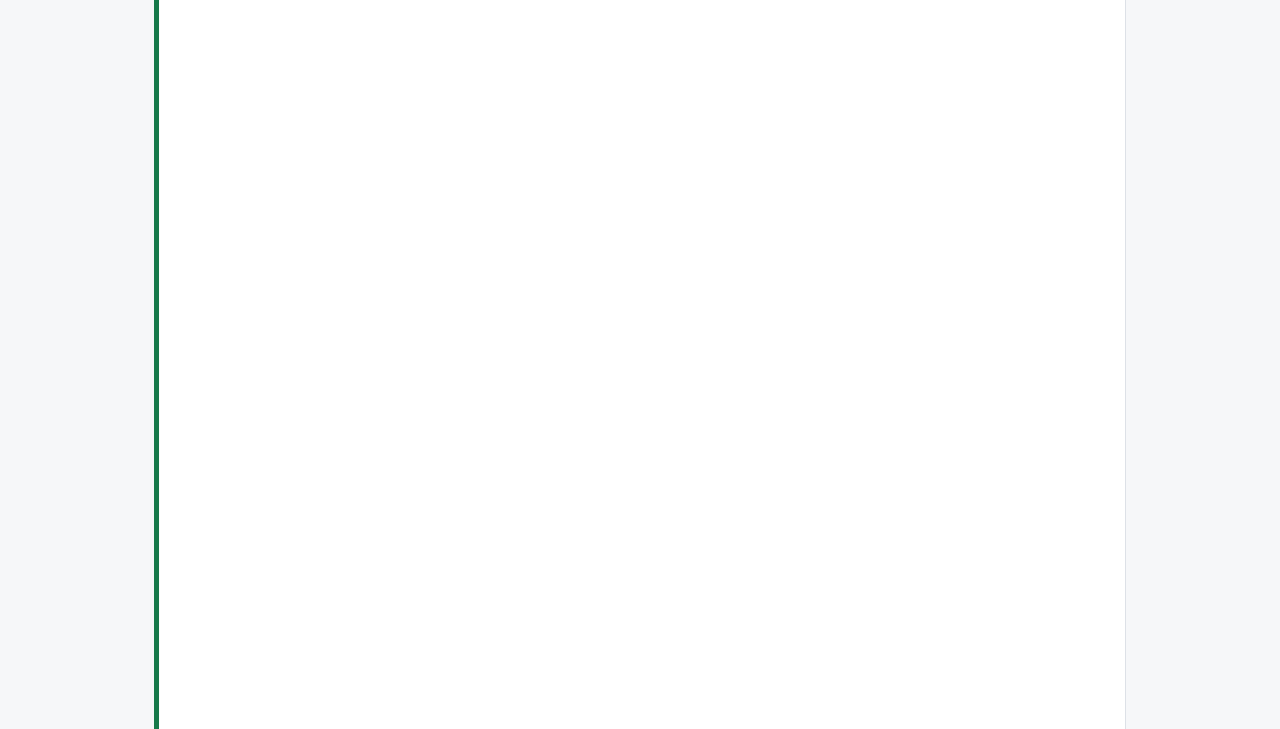
<file: meta-tag-apple-ios.html>
<!DOCTYPE html>
<html lang="it">
<head>
<meta charset="UTF-8">
<meta name="viewport" content="width=device-width, initial-scale=1, viewport-fit=cover">
<title>Apple / iOS: meta tag HTML (guida 2026)</title>
<meta name="description" content="6 schede sui tag della categoria «Apple / iOS»: 4 ancora in uso e 2 obsoleti, ignorati o dismessi. Valori ammessi, esempi da copiare e consigli (aggiornato a settembre 2026).">
<meta name="author" content="Simone Sorrentino">
<meta name="robots" content="index, follow, max-snippet:-1, max-image-preview:large, max-video-preview:-1">
<link rel="canonical" href="https://mappeconcettuali.altervista.org/meta-tag-apple-ios.html">
<link rel="icon" href="data:image/svg+xml,%3Csvg xmlns='http://www.w3.org/2000/svg' viewBox='0 0 100 100'%3E%3Ctext y='.9em' font-size='90'%3E🏷️%3C/text%3E%3C/svg%3E">
<meta name="color-scheme" content="light dark">
<meta name="theme-color" content="#f6f7f9" media="(prefers-color-scheme: light)">
<meta name="theme-color" content="#13161a" media="(prefers-color-scheme: dark)">
<meta property="og:type" content="article">
<meta property="og:site_name" content="Meta Tag Utility">
<meta property="og:locale" content="it_IT">
<meta property="og:title" content="Apple / iOS: meta tag HTML (guida 2026)">
<meta property="og:description" content="6 schede sui tag della categoria «Apple / iOS»: 4 ancora in uso e 2 obsoleti, ignorati o dismessi. Valori ammessi, esempi da copiare e consigli (aggiornato a settembre 2026).">
<meta property="og:url" content="https://mappeconcettuali.altervista.org/meta-tag-apple-ios.html">
<meta property="og:image" content="https://mappeconcettuali.altervista.org/og-meta-tag-utility.png">
<meta property="og:image:type" content="image/png">
<meta property="og:image:width" content="1200">
<meta property="og:image:height" content="630">
<meta property="og:image:alt" content="Meta tag HTML: guida ai tag utili, obsoleti e ignorati">
<meta property="article:published_time" content="2026-10-01">
<meta property="article:modified_time" content="2026-10-01">
<meta property="article:author" content="Simone Sorrentino">
<meta name="twitter:card" content="summary_large_image">
<meta name="twitter:title" content="Apple / iOS: meta tag HTML (guida 2026)">
<meta name="twitter:description" content="6 schede sui tag della categoria «Apple / iOS»: 4 ancora in uso e 2 obsoleti, ignorati o dismessi. Valori ammessi, esempi da copiare e consigli (aggiornato a settembre 2026).">
<meta name="twitter:image" content="https://mappeconcettuali.altervista.org/og-meta-tag-utility.png">
<meta name="twitter:image:alt" content="Meta tag HTML: guida ai tag utili, obsoleti e ignorati">
<script type="application/ld+json">[{"@context":"https://schema.org","@type":"TechArticle","headline":"Meta tag HTML: Apple / iOS","description":"6 schede sui tag della categoria «Apple / iOS»: 4 ancora in uso e 2 obsoleti, ignorati o dismessi. Valori ammessi, esempi da copiare e consigli (aggiornato a settembre 2026).","inLanguage":"it","url":"https://mappeconcettuali.altervista.org/meta-tag-apple-ios.html","mainEntityOfPage":"https://mappeconcettuali.altervista.org/meta-tag-apple-ios.html","image":"https://mappeconcettuali.altervista.org/og-meta-tag-utility.png","datePublished":"2026-10-01","dateModified":"2026-10-01","isAccessibleForFree":true,"keywords":"meta tag, HTML, SEO, Open Graph, robots, canonical, viewport","about":{"@type":"Thing","name":"Meta tag HTML"},"author":{"@type":"Person","name":"Simone Sorrentino","url":"https://mappeconcettuali.altervista.org/"},"publisher":{"@type":"Organization","name":"Meta Tag Utility","url":"https://mappeconcettuali.altervista.org/"},"copyrightHolder":{"@type":"Person","name":"Simone Sorrentino"},"copyrightYear":2026,"isPartOf":{"@type":"WebPage","url":"https://mappeconcettuali.altervista.org/meta-tag.html","name":"Meta tag HTML: quali usare e quali evitare"}},{"@context":"https://schema.org","@type":"BreadcrumbList","itemListElement":[{"@type":"ListItem","position":1,"name":"Meta tag HTML","item":"https://mappeconcettuali.altervista.org/meta-tag.html"},{"@type":"ListItem","position":2,"name":"Apple / iOS","item":"https://mappeconcettuali.altervista.org/meta-tag-apple-ios.html"}]}]</script>
<script>document.documentElement.classList.add("js")</script>
<link rel="stylesheet" href="resource/meta-tag.css?v=20261001e">
<noscript><style>.bar,.fl,.cp,.up{display:none}header .sub{display:block!important}.stats button{pointer-events:none}</style></noscript>
</head>
<body>
<a class="skip" href="#out">Vai ai contenuti</a>
<div class="w">
<header>
<p class="by"><a href="meta-tag.html">Meta tag HTML</a> › Apple / iOS</p>
<h1>Meta tag HTML: Apple / iOS</h1>
<p class="by">Di <strong>Simone Sorrentino</strong></p>
<p class="sub" id="sub">Web app su iPhone/iPad e Safari. 6 schede: 4 ancora in uso, 2 obsoleti, ignorati o dismessi (stato a settembre 2026). Per ognuna: a cosa serve, quali valori accetta e un esempio da copiare.</p>
<button type="button" id="sm" class="sm" aria-expanded="false" aria-controls="sub" hidden>Leggi tutto</button>
<div class="stats" role="group" aria-label="Filtra per stato"><button type="button" class="b s-ok" data-st="ok" aria-pressed="false">● 4 attivi</button><button type="button" class="b s-old" data-st="old" aria-pressed="false">● 1 obsoleti</button><button type="button" class="b s-ign" data-st="ign" aria-pressed="false">● 0 ignorati</button><button type="button" class="b s-dead" data-st="dead" aria-pressed="false">● 1 dismessi</button></div>
</header>
<main>
<nav class="toc" aria-label="Indice delle categorie"><details><summary>Tutte le categorie</summary>
<p class="tg">Tutte le categorie</p><ul><li><a href="meta-tag-documento-e-rendering.html">Documento e rendering<span class="ct">24</span></a></li><li><a href="meta-tag-motori-di-ricerca.html">Motori di ricerca<span class="ct">27</span></a></li><li><a href="meta-tag-social-open-graph.html">Social / Open Graph<span class="ct">23</span></a></li><li><a href="meta-tag-open-graph-extra.html">Open Graph: tipi di oggetto e proprietà extra<span class="ct">40</span></a></li><li><a href="meta-tag-twitter-x-cards.html">X / Twitter Cards<span class="ct">8</span></a></li><li><a href="meta-tag-browser-e-pwa.html">Browser e PWA<span class="ct">6</span></a></li><li><a href="meta-tag-apple-ios.html" aria-current="page">Apple / iOS<span class="ct">6</span></a></li><li><a href="meta-tag-http-equiv-cache-sicurezza.html">http-equiv, cache e sicurezza<span class="ct">16</span></a></li><li><a href="meta-tag-verifica-proprieta-sito.html">Verifica proprietà sito<span class="ct">12</span></a></li><li><a href="meta-tag-custom-e-framework.html">Custom e framework<span class="ct">7</span></a></li><li><a href="meta-tag-link-tag.html">Link tag (&lt;link&gt;)<span class="ct">45</span></a></li><li><a href="meta-tag-geo-e-contatti.html">Geo e contatti<span class="ct">14</span></a></li><li><a href="meta-tag-microsoft-internet-explorer.html">Microsoft / Internet Explorer<span class="ct">14</span></a></li></ul></details></nav>
<div class="list">
<div id="bs" aria-hidden="true"></div>
<div class="bar" role="search"><div class="tb"><div class="sb"><label class="vh" for="q">Cerca un tag o una parola</label><input id="q" type="search" autocomplete="off" placeholder="Cerca in questa categoria"></div><label class="vh" for="ord">Ordina per</label><select id="ord" title="Ordina per"><option value="rel">Ordina: rilevanza</option><option value="az">Ordina: A–Z</option><option value="orig">Ordina: originale</option></select><button type="button" id="ex" class="tbb" aria-pressed="false">Espandi tutto</button></div><div class="cap cr"><span id="cnt" aria-live="polite"></span><label class="gl" for="go">Indice:</label><select id="go" title="Indice: vai a una categoria"></select><button type="button" id="sh" class="lk" title="Copia il link di questa vista filtrata" aria-label="Copia il link di questa vista">🔗<span class="dm"> Copia link</span></button><button type="button" id="rs" class="lk" aria-label="Azzera filtri" hidden>✕<span class="dm"> Azzera filtri</span></button></div><details class="fd" id="fd" open><summary>Filtra per categoria e stato<span class="bdg" id="fb" hidden></span></summary>
<div class="fl"><div class="chips" id="cc" role="group" aria-label="Filtra per categoria"></div><div class="chips" id="sc" role="group" aria-label="Filtra per stato"></div></div></details></div>
<details class="leg-d"><summary>Legenda dei badge</summary><div class="leg">
<span><span class="b s-ok">● Attivo</span> usato e supportato</span>
<span><span class="b s-old">● Obsoleto</span> superato da alternative moderne</span><span><span class="b s-ign">● Ignorato</span> esiste ma nessuno lo legge</span>
<span><span class="b s-dead">● Dismesso</span> servizio/browser non più esistente (nome barrato)</span>
<span><span class="b t">Libero</span> valore a scelta</span><span><span class="b t">White list</span> solo valori ammessi</span><span><span class="b t">Formato</span> sintassi fissa</span>
</div></details>
<div id="out">
<section class="grp" id="attivi"><h2 class="st">✅ Ancora in uso e consigliati</h2><section class='cs' id='attivi-apple'><h3>Apple / iOS</h3><p class='d'>Web app su iPhone/iPad e Safari · <span class='cn'>4 schede</span></p><article class='c ok' id='apple-mobile-web-app-title' data-cat='apple' data-st='ok' data-ess='0'><div class='h'><h4><code>apple-mobile-web-app-title</code></h4><span class='b s-ok'>Attivo</span><span class='b t'>Libero</span><a class='pl' href='#apple-mobile-web-app-title' aria-label='Link diretto a apple-mobile-web-app-title'>#</a></div><div class='v'><b>Content:</b> nome breve (se è lungo iOS lo tronca) sotto l'icona</div><div class='n'>Introdotto con iOS 6; oggi da affiancare al manifest.</div><details><summary>Dettagli e spiegazione completa</summary><p class='lb'>In parole semplici</p><div class='wd'>Il nome sotto l'icona quando aggiungi il sito alla Home di iPhone.</div><p class='lb'>A cosa serve</p><div>Imposta il nome breve sotto l'icona quando il sito viene aggiunto alla Home di iOS.</div><p class='lb'>Chi lo legge</p><div>Safari su iPhone e iPad</div><p class='lb'>Com'è fatto</p><div>attributo <b>name</b> = quale informazione stai dando (il valore è fisso, es. description) · attributo <b>content</b> = il dato che scegli tu</div><p class='lb'>Contenuti possibili / ammessi</p><div>nome breve (se è lungo iOS lo tronca) sotto l'icona</div><p class='lb'>È personalizzabile?</p><div>Sì: il valore è libero. Scrivi tu testo, URL o ID, nel formato descritto qui sopra.</div><p class='lb'>Se lo usi o lo ometti</p><div>Se lo ometti: la pagina funziona lo stesso, ma perdi la funzione descritta qui sopra o il browser usa i valori predefiniti.</div><p class='lb'>Note e consigli</p><div>Funziona solo su iOS, deve essere statico nell'<code>&lt;head&gt;</code> e il contenuto deve essere ≤12 caratteri. Non ha effetto su Android.</div><p class='lb'>Esempio</p><div class='cb'><button type='button' class='cp'>Copia esempio</button><pre>&lt;meta name="apple-mobile-web-app-title" content="<mark>Utility</mark>"&gt;</pre></div><div class='cap'>Evidenziato: la parte che puoi personalizzare.</div></details></article><article class='c ok' id='apple-mobile-web-app-status-bar-style' data-cat='apple' data-st='ok' data-ess='0'><div class='h'><h4><code>apple-mobile-web-app-status-bar-style</code></h4><span class='b s-ok'>Attivo</span><span class='b t'>White list</span><a class='pl' href='#apple-mobile-web-app-status-bar-style' aria-label='Link diretto a apple-mobile-web-app-status-bar-style'>#</a></div><div class='v'><b>Valori ammessi:</b><ol class='vl'><li><code>default</code> — barra standard</li><li><code>black</code> — barra nera</li><li><code>black-translucent</code> — barra trasparente sopra i contenuti</li></ol></div><div class='n'>Funziona solo in standalone e non ha alternative nel manifest. Con iOS 26.1 diversi sviluppatori hanno segnalato problemi con black-translucent: prova su dispositivo reale.</div><details><summary>Dettagli e spiegazione completa</summary><p class='lb'>In parole semplici</p><div class='wd'>Una regola per come il sito appare su iPhone e iPad.</div><p class='lb'>A cosa serve</p><div>Decide l'aspetto della barra di stato di iOS in modalità web app.</div><p class='lb'>Chi lo legge</p><div>Safari su iPhone e iPad</div><p class='lb'>Com'è fatto</p><div>attributo <b>name</b> = quale informazione stai dando (il valore è fisso, es. description) · attributo <b>content</b> = il dato che scegli tu</div><p class='lb'>Valori ammessi</p><div><ol class='vl'><li><code>default</code> — barra standard</li><li><code>black</code> — barra nera</li><li><code>black-translucent</code> — barra trasparente sopra i contenuti</li></ol></div><p class='lb'>È personalizzabile?</p><div>No: si possono usare solo i valori ammessi (white list) elencati sopra. Altri valori vengono ignorati.</div><p class='lb'>Se lo usi o lo ometti</p><div>Se lo ometti: la pagina funziona lo stesso, ma perdi la funzione descritta qui sopra o il browser usa i valori predefiniti.</div><p class='lb'>Note e consigli</p><div>Funziona solo in modalità standalone su iOS. Da iOS 15.4+, il colore vero può essere controllato solo tramite <code>status_bar</code> nel manifest. Ci sono state segnalazioni di problemi con <code>black-translucent</code> su iOS 26.1.</div><p class='lb'>Esempio</p><div class='cb'><button type='button' class='cp'>Copia esempio</button><pre>&lt;meta name="apple-mobile-web-app-status-bar-style" content="<mark>black-translucent</mark>"&gt;</pre></div><div class='cap'>Evidenziato: la parte che puoi personalizzare.</div></details></article><article class='c ok' id='format-detection' data-cat='apple' data-st='ok' data-ess='0'><div class='h'><h4><code>format-detection</code></h4><span class='b s-ok'>Attivo</span><span class='b t'>White list</span><a class='pl' href='#format-detection' aria-label='Link diretto a format-detection'>#</a></div><div class='v'><b>Valori ammessi:</b><ol class='vl'><li><code>telephone=no</code> — niente link sui numeri di telefono (documentato da Apple)</li><li><code>date=no</code> — niente link sulle date (non documentato da Apple)</li><li><code>address=no</code> — niente link sugli indirizzi (non documentato da Apple)</li><li><code>email=no</code> — niente link sulle email (non documentato da Apple)</li></ol></div><div class='n'>Impedisce a Safari su iPhone di trasformare in link i numeri che sembrano telefoni. Apple lo documenta ancora (valore <code>telephone=no</code>); gli altri valori sono diffusi ma non documentati. <b>Più valori:</b> sì, separati da virgola (<code>,</code>).</div><details><summary>Dettagli e spiegazione completa</summary><p class='lb'>In parole semplici</p><div class='wd'>Impedisce a iPhone di trasformare in link numeri che non sono telefoni.</div><p class='lb'>A cosa serve</p><div>Impedisce a Safari di trasformare numeri, date e indirizzi in link automatici.</div><p class='lb'>Chi lo legge</p><div>Safari su iPhone e iPad</div><p class='lb'>Com'è fatto</p><div>attributo <b>name</b> = quale informazione stai dando (il valore è fisso, es. description) · attributo <b>content</b> = il dato che scegli tu</div><p class='lb'>Valori ammessi</p><div><ol class='vl'><li><code>telephone=no</code> — niente link sui numeri di telefono (documentato da Apple)</li><li><code>date=no</code> — niente link sulle date (non documentato da Apple)</li><li><code>address=no</code> — niente link sugli indirizzi (non documentato da Apple)</li><li><code>email=no</code> — niente link sulle email (non documentato da Apple)</li></ol></div><p class='lb'>Più valori e delimitatore</p><div><b>Delimitatore: virgola</b> (<code>,</code>), con o senza spazio dopo. Ogni voce è una coppia chiave=valore: <code>telephone=no, date=no, address=no, email=no</code>.</div><p class='lb'>È personalizzabile?</p><div>No: si possono usare solo i valori ammessi (white list) elencati sopra. Altri valori vengono ignorati.</div><p class='lb'>Se lo usi o lo ometti</p><div>Se lo ometti: la pagina funziona lo stesso, ma perdi la funzione descritta qui sopra o il browser usa i valori predefiniti.</div><p class='lb'>Note e consigli</p><div>Apple lo documenta ancora come estensione di Safari su iOS, quindi resta attivo. Con <code>telephone=no</code> i numeri di telefono veri non diventano più link in automatico: scrivili tu con <code>&lt;a href="tel:+390111234567"&gt;</code>. Attenzione: <code>-webkit-touch-callout: none</code> non è un'alternativa, perché disattiva solo il menu che compare con la pressione prolungata su un link. Per i valori non documentati (<code>date</code>, <code>address</code>, <code>email</code>) l'effetto può variare tra versioni di iOS.</div><p class='lb'>Esempio</p><div class='cb'><button type='button' class='cp'>Copia esempio</button><pre>&lt;meta name="format-detection" content="<mark>telephone=no</mark>"&gt;</pre></div><div class='cap'>Evidenziato: la parte che puoi personalizzare.</div></details></article><article class='c ok' id='apple-itunes-app' data-cat='apple' data-st='ok' data-ess='0'><div class='h'><h4><code>apple-itunes-app</code></h4><span class='b s-ok'>Attivo</span><span class='b t'>Formato</span><a class='pl' href='#apple-itunes-app' aria-label='Link diretto a apple-itunes-app'>#</a></div><div class='v'><b>Content:</b> app-id=NUMERO, app-argument=URL, affiliate-data=…</div><div class='n'>Smart App Banner di Safari su iPhone e iPad; ha senso solo se l'app è su App Store. <b>Più valori:</b> sì, separati da virgola (<code>,</code>).</div><details><summary>Dettagli e spiegazione completa</summary><p class='lb'>In parole semplici</p><div class='wd'>Una regola per come il sito appare su iPhone e iPad.</div><p class='lb'>A cosa serve</p><div>Mostra in Safari iOS il banner che invita a installare o aprire l'app.</div><p class='lb'>Chi lo legge</p><div>Safari su iPhone e iPad</div><p class='lb'>Com'è fatto</p><div>attributo <b>name</b> = quale informazione stai dando (il valore è fisso, es. description) · attributo <b>content</b> = il dato che scegli tu</div><p class='lb'>Contenuti possibili / ammessi</p><div>app-id=NUMERO, app-argument=URL, affiliate-data=…</div><p class='lb'>Più valori e delimitatore</p><div><b>Delimitatore: virgola</b> (<code>,</code>) tra le coppie chiave=valore: <code>app-id=123456789, app-argument=https://esempio.it/pagina</code>.</div><p class='lb'>È personalizzabile?</p><div>In parte: la sintassi è fissa, ma il dato (URL, ID, dimensioni, nome) è il tuo.</div><p class='lb'>Se lo usi o lo ometti</p><div>Se lo ometti: la pagina funziona lo stesso, ma perdi la funzione descritta qui sopra o il browser usa i valori predefiniti.</div><p class='lb'>Note e consigli</p><div>Smart App Banner di Safari su iPhone e iPad; ha senso solo se l'app è su App Store.</div><p class='lb'>Esempio</p><div class='cb'><button type='button' class='cp'>Copia esempio</button><pre>&lt;meta name="apple-itunes-app" content="<mark>app-id=1477376905, app-argument=https://esempio.it/</mark>"&gt;</pre></div><div class='cap'>Evidenziato: la parte che puoi personalizzare.</div></details></article></section></section>

<section class="grp box" id="archivio"><h2 class="st">🗄️ Obsoleti, ignorati e dismessi</h2><p class="d">Obsoleti: superati da alternative moderne. Ignorati: il tag esiste ma nessuno lo legge. Dismessi: servizio o browser non più esistente. In ogni categoria trovi prima gli obsoleti, poi gli ignorati, poi i dismessi.</p><section class='cs' id='archivio-apple'><h3>Apple / iOS</h3><p class='d'>Web app su iPhone/iPad e Safari · <span class='cn'>2 schede</span></p><article class='c old' id='apple-mobile-web-app-capable' data-cat='apple' data-st='old' data-ess='0'><div class='h'><h4><code>apple-mobile-web-app-capable</code></h4><span class='b s-old'>Obsoleto</span><span class='b t'>White list</span><a class='pl' href='#apple-mobile-web-app-capable' aria-label='Link diretto a apple-mobile-web-app-capable'>#</a></div><div class='v'><b>Valori ammessi:</b><ol class='vl'><li><code>yes</code> — si apre come app</li><li><code>no</code> — si apre in Safari</li></ol></div><div class='n'>Da iOS 26 ogni sito aggiunto alla Home si apre già come web app (l'utente può disattivarlo con «Apri come Web App»), quindi il tag è ridondante. WebKit precisa però che il supporto non è stato rimosso: su iOS 25 e precedenti resta utile. Chrome lo accetta solo come ripiego e mostra un avviso: usa mobile-web-app-capable o il manifest.</div><details><summary>Dettagli e spiegazione completa</summary><p class='lb'>In parole semplici</p><div class='wd'>Fa aprire il sito come un'app, senza la barra di Safari.</div><p class='lb'>A cosa serve</p><div>Faceva aprire la pagina salvata in Home come app a schermo intero, senza barre di Safari. Da iOS 26 è il comportamento predefinito di ogni sito aggiunto alla Home.</div><p class='lb'>Chi lo legge</p><div>Safari su iPhone e iPad</div><p class='lb'>Com'è fatto</p><div>attributo <b>name</b> = quale informazione stai dando (il valore è fisso, es. description) · attributo <b>content</b> = il dato che scegli tu</div><p class='lb'>Valori ammessi</p><div><ol class='vl'><li><code>yes</code> — si apre come app</li><li><code>no</code> — si apre in Safari</li></ol></div><p class='lb'>È personalizzabile?</p><div>No: si possono usare solo i valori ammessi (white list) elencati sopra. Altri valori vengono ignorati.</div><p class='lb'>Se lo usi o lo ometti</p><div>Se lo lasci: nessun danno, ma è codice in più. Se lo togli: di solito non cambia nulla; valuta l'alternativa citata nelle note.</div><p class='lb'>Note e consigli</p><div>Da iOS 26 ogni sito aggiunto alla Home si apre già come web app (l'utente può disattivarlo con «Apri come Web App»), quindi il tag è ridondante. WebKit precisa però che il supporto non è stato rimosso: su iOS 25 e precedenti resta utile. Chrome lo accetta solo come ripiego e mostra un avviso: usa mobile-web-app-capable o il manifest.</div><p class='lb'>Esempio</p><div class='cb'><button type='button' class='cp'>Copia esempio</button><pre>&lt;!-- Obsoleto: valuta l'alternativa moderna --&gt;
&lt;meta name="apple-mobile-web-app-capable" content="<mark>yes</mark>"&gt;</pre></div><div class='cap'>Evidenziato: la parte che puoi personalizzare.</div></details></article><article class='c dead' id='apple-touch-fullscreen' data-cat='apple' data-st='dead' data-ess='0'><div class='h'><h4><code>apple-touch-fullscreen</code></h4><span class='b s-dead'>Dismesso</span><span class='b t'>White list</span><a class='pl' href='#apple-touch-fullscreen' aria-label='Link diretto a apple-touch-fullscreen'>#</a></div><div class='v'><b>Valori ammessi:</b><ol class='vl'><li><code>yes</code></li></ol></div><div class='n'>Mai documentato ufficialmente, rimosso da iOS.</div><details><summary>Dettagli e spiegazione completa</summary><p class='lb'>In parole semplici</p><div class='wd'>Una regola per come il sito appare su iPhone e iPad.</div><p class='lb'>A cosa serve</p><div>Tentava di attivare il fullscreen su iOS. Non è documentato e non funziona più.</div><p class='lb'>Chi lo legge</p><div>Safari su iPhone e iPad</div><p class='lb'>Com'è fatto</p><div>attributo <b>name</b> = quale informazione stai dando (il valore è fisso, es. description) · attributo <b>content</b> = il dato che scegli tu</div><p class='lb'>Valori ammessi</p><div><ol class='vl'><li><code>yes</code></li></ol></div><p class='lb'>È personalizzabile?</p><div>No: si possono usare solo i valori ammessi (white list) elencati sopra. Altri valori vengono ignorati.</div><p class='lb'>Se lo usi o lo ometti</p><div>Se lo lasci: non serve a nulla, appesantisce solo il codice. Puoi toglierlo senza conseguenze.</div><p class='lb'>Note e consigli</p><div>Mai documentato ufficialmente, rimosso da iOS.</div><p class='lb'>Esempio</p><div class='cb'><button type='button' class='cp'>Copia esempio</button><pre>&lt;!-- NON USARE: servizio/browser dismesso --&gt;
&lt;meta name="apple-touch-fullscreen" content="<mark>yes</mark>"&gt;</pre></div><div class='cap'>Evidenziato: la parte che puoi personalizzare.</div></details></article></section></section>
</div>
<p class="e" id="none" hidden>Nessun risultato</p>
</div>
<nav class="toc" aria-label="Categoria precedente e successiva"><p class="tg">Continua a leggere</p><ul><li><a href="meta-tag-browser-e-pwa.html">← Browser e PWA</a></li><li><a href="meta-tag.html">Indice generale</a></li><li><a href="meta-tag-http-equiv-cache-sicurezza.html">http-equiv, cache e sicurezza →</a></li></ul></nav>
<section class="src"><h2 class="st">Fonti e approfondimenti</h2>
<ol class="vl">
<li><a href="https://developer.mozilla.org/en-US/docs/Web/HTML/Element/meta" rel="noopener" target="_blank">MDN Web Docs: l'elemento &lt;meta&gt;</a></li>
<li><a href="https://developers.google.com/search/docs/crawling-indexing/special-tags" rel="noopener" target="_blank">Google Search Central: meta tag supportati da Google</a></li>
<li><a href="https://ogp.me/" rel="noopener" target="_blank">The Open Graph protocol</a></li>
<li><a href="https://html.spec.whatwg.org/multipage/semantics.html" rel="noopener" target="_blank">Specifica HTML (WHATWG): semantica e metadati</a></li>
</ol></section>
</main>
<footer>© 2026 Simone Sorrentino · Meta Tag Utility · guida a scopo didattico · aggiornata a settembre 2026.</footer>
</div>
<button type="button" id="up" class="up" aria-label="Torna su" hidden>↑</button>
<div class="vh" id="live" role="status"></div>
<script src="resource/meta-tag.js" defer></script>
</body>
</html>
</file>
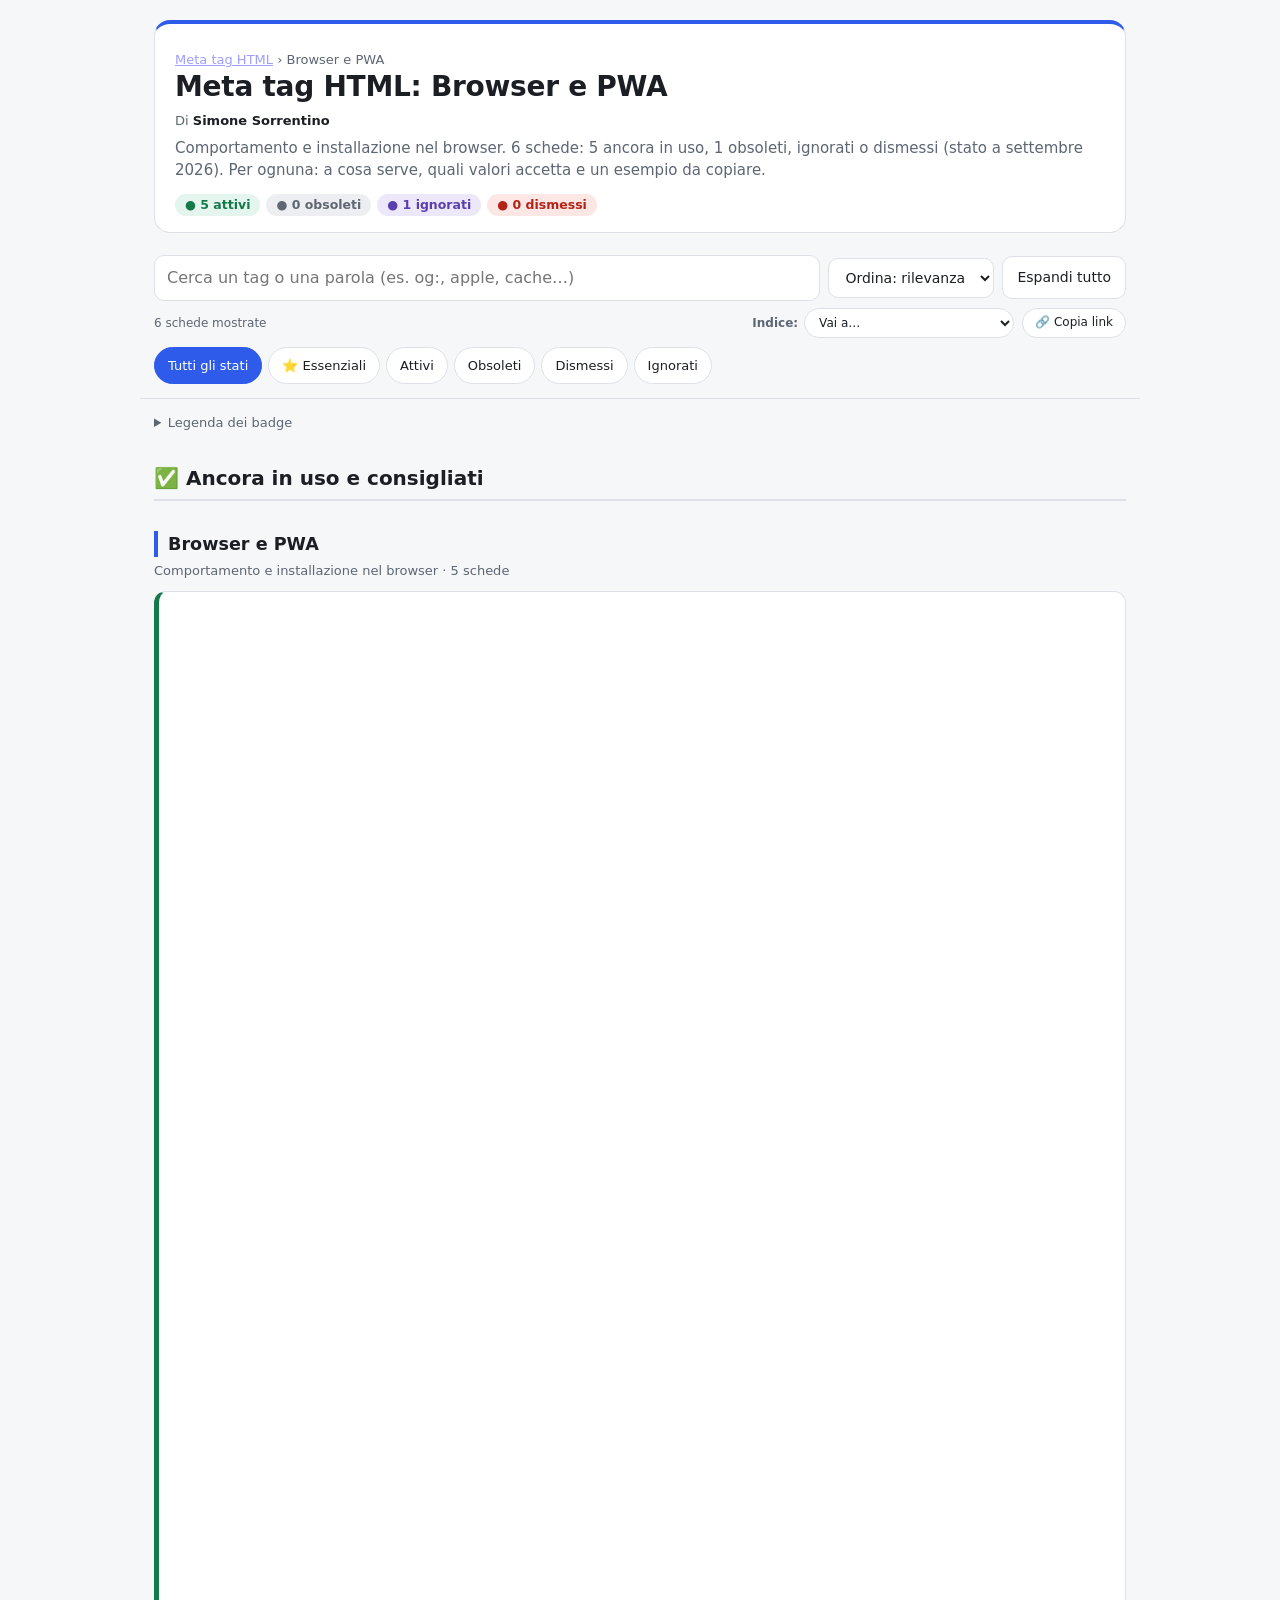
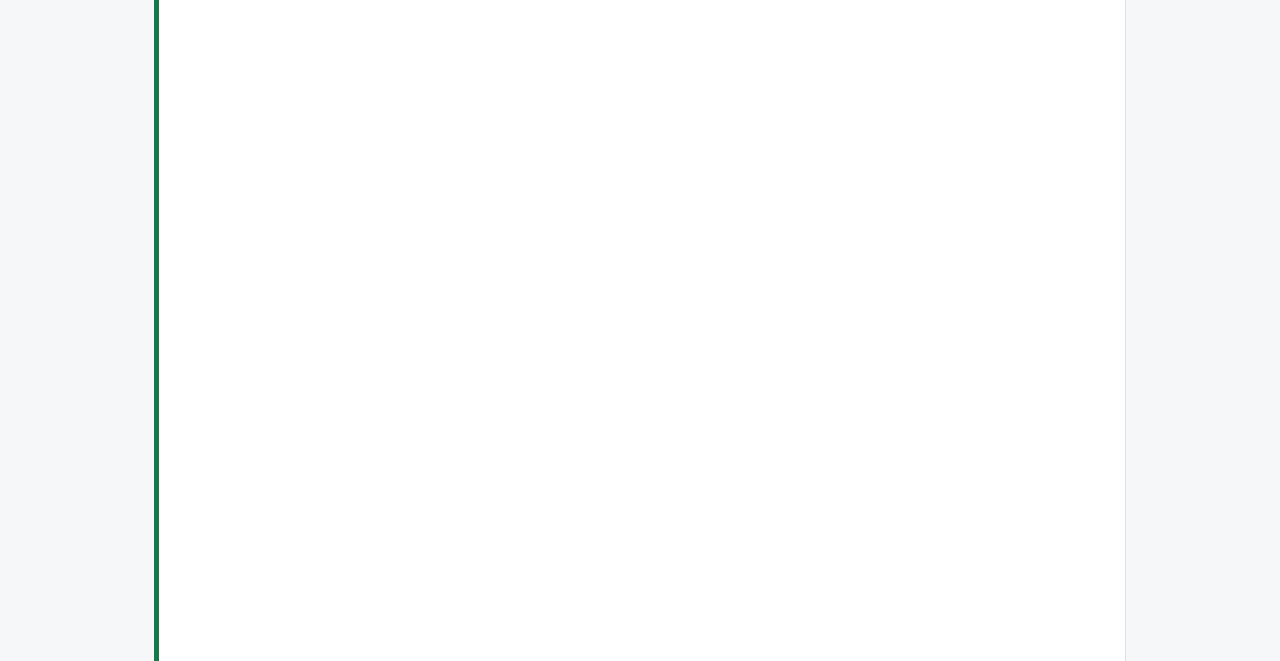
<file: meta-tag-browser-e-pwa.html>
<!DOCTYPE html>
<html lang="it">
<head>
<meta charset="UTF-8">
<meta name="viewport" content="width=device-width, initial-scale=1, viewport-fit=cover">
<title>Browser e PWA: meta tag HTML (guida 2026)</title>
<meta name="description" content="6 schede sui tag della categoria «Browser e PWA»: 5 ancora in uso e 1 obsoleti, ignorati o dismessi. Valori ammessi, esempi da copiare e consigli (aggiornato a settembre 2026).">
<meta name="author" content="Simone Sorrentino">
<meta name="robots" content="index, follow, max-snippet:-1, max-image-preview:large, max-video-preview:-1">
<link rel="canonical" href="https://mappeconcettuali.altervista.org/meta-tag-browser-e-pwa.html">
<link rel="icon" href="data:image/svg+xml,%3Csvg xmlns='http://www.w3.org/2000/svg' viewBox='0 0 100 100'%3E%3Ctext y='.9em' font-size='90'%3E🏷️%3C/text%3E%3C/svg%3E">
<meta name="color-scheme" content="light dark">
<meta name="theme-color" content="#f6f7f9" media="(prefers-color-scheme: light)">
<meta name="theme-color" content="#13161a" media="(prefers-color-scheme: dark)">
<meta property="og:type" content="article">
<meta property="og:site_name" content="Meta Tag Utility">
<meta property="og:locale" content="it_IT">
<meta property="og:title" content="Browser e PWA: meta tag HTML (guida 2026)">
<meta property="og:description" content="6 schede sui tag della categoria «Browser e PWA»: 5 ancora in uso e 1 obsoleti, ignorati o dismessi. Valori ammessi, esempi da copiare e consigli (aggiornato a settembre 2026).">
<meta property="og:url" content="https://mappeconcettuali.altervista.org/meta-tag-browser-e-pwa.html">
<meta property="og:image" content="https://mappeconcettuali.altervista.org/og-meta-tag-utility.png">
<meta property="og:image:type" content="image/png">
<meta property="og:image:width" content="1200">
<meta property="og:image:height" content="630">
<meta property="og:image:alt" content="Meta tag HTML: guida ai tag utili, obsoleti e ignorati">
<meta property="article:published_time" content="2026-10-01">
<meta property="article:modified_time" content="2026-10-01">
<meta property="article:author" content="Simone Sorrentino">
<meta name="twitter:card" content="summary_large_image">
<meta name="twitter:title" content="Browser e PWA: meta tag HTML (guida 2026)">
<meta name="twitter:description" content="6 schede sui tag della categoria «Browser e PWA»: 5 ancora in uso e 1 obsoleti, ignorati o dismessi. Valori ammessi, esempi da copiare e consigli (aggiornato a settembre 2026).">
<meta name="twitter:image" content="https://mappeconcettuali.altervista.org/og-meta-tag-utility.png">
<meta name="twitter:image:alt" content="Meta tag HTML: guida ai tag utili, obsoleti e ignorati">
<script type="application/ld+json">[{"@context":"https://schema.org","@type":"TechArticle","headline":"Meta tag HTML: Browser e PWA","description":"6 schede sui tag della categoria «Browser e PWA»: 5 ancora in uso e 1 obsoleti, ignorati o dismessi. Valori ammessi, esempi da copiare e consigli (aggiornato a settembre 2026).","inLanguage":"it","url":"https://mappeconcettuali.altervista.org/meta-tag-browser-e-pwa.html","mainEntityOfPage":"https://mappeconcettuali.altervista.org/meta-tag-browser-e-pwa.html","image":"https://mappeconcettuali.altervista.org/og-meta-tag-utility.png","datePublished":"2026-10-01","dateModified":"2026-10-01","isAccessibleForFree":true,"keywords":"meta tag, HTML, SEO, Open Graph, robots, canonical, viewport","about":{"@type":"Thing","name":"Meta tag HTML"},"author":{"@type":"Person","name":"Simone Sorrentino","url":"https://mappeconcettuali.altervista.org/"},"publisher":{"@type":"Organization","name":"Meta Tag Utility","url":"https://mappeconcettuali.altervista.org/"},"copyrightHolder":{"@type":"Person","name":"Simone Sorrentino"},"copyrightYear":2026,"isPartOf":{"@type":"WebPage","url":"https://mappeconcettuali.altervista.org/meta-tag.html","name":"Meta tag HTML: quali usare e quali evitare"}},{"@context":"https://schema.org","@type":"BreadcrumbList","itemListElement":[{"@type":"ListItem","position":1,"name":"Meta tag HTML","item":"https://mappeconcettuali.altervista.org/meta-tag.html"},{"@type":"ListItem","position":2,"name":"Browser e PWA","item":"https://mappeconcettuali.altervista.org/meta-tag-browser-e-pwa.html"}]}]</script>
<script>document.documentElement.classList.add("js")</script>
<link rel="stylesheet" href="resource/meta-tag.css?v=20261001e">
<noscript><style>.bar,.fl,.cp,.up{display:none}header .sub{display:block!important}.stats button{pointer-events:none}</style></noscript>
</head>
<body>
<a class="skip" href="#out">Vai ai contenuti</a>
<div class="w">
<header>
<p class="by"><a href="meta-tag.html">Meta tag HTML</a> › Browser e PWA</p>
<h1>Meta tag HTML: Browser e PWA</h1>
<p class="by">Di <strong>Simone Sorrentino</strong></p>
<p class="sub" id="sub">Comportamento e installazione nel browser. 6 schede: 5 ancora in uso, 1 obsoleti, ignorati o dismessi (stato a settembre 2026). Per ognuna: a cosa serve, quali valori accetta e un esempio da copiare.</p>
<button type="button" id="sm" class="sm" aria-expanded="false" aria-controls="sub" hidden>Leggi tutto</button>
<div class="stats" role="group" aria-label="Filtra per stato"><button type="button" class="b s-ok" data-st="ok" aria-pressed="false">● 5 attivi</button><button type="button" class="b s-old" data-st="old" aria-pressed="false">● 0 obsoleti</button><button type="button" class="b s-ign" data-st="ign" aria-pressed="false">● 1 ignorati</button><button type="button" class="b s-dead" data-st="dead" aria-pressed="false">● 0 dismessi</button></div>
</header>
<main>
<nav class="toc" aria-label="Indice delle categorie"><details><summary>Tutte le categorie</summary>
<p class="tg">Tutte le categorie</p><ul><li><a href="meta-tag-documento-e-rendering.html">Documento e rendering<span class="ct">24</span></a></li><li><a href="meta-tag-motori-di-ricerca.html">Motori di ricerca<span class="ct">27</span></a></li><li><a href="meta-tag-social-open-graph.html">Social / Open Graph<span class="ct">23</span></a></li><li><a href="meta-tag-open-graph-extra.html">Open Graph: tipi di oggetto e proprietà extra<span class="ct">40</span></a></li><li><a href="meta-tag-twitter-x-cards.html">X / Twitter Cards<span class="ct">8</span></a></li><li><a href="meta-tag-browser-e-pwa.html" aria-current="page">Browser e PWA<span class="ct">6</span></a></li><li><a href="meta-tag-apple-ios.html">Apple / iOS<span class="ct">6</span></a></li><li><a href="meta-tag-http-equiv-cache-sicurezza.html">http-equiv, cache e sicurezza<span class="ct">16</span></a></li><li><a href="meta-tag-verifica-proprieta-sito.html">Verifica proprietà sito<span class="ct">12</span></a></li><li><a href="meta-tag-custom-e-framework.html">Custom e framework<span class="ct">7</span></a></li><li><a href="meta-tag-link-tag.html">Link tag (&lt;link&gt;)<span class="ct">45</span></a></li><li><a href="meta-tag-geo-e-contatti.html">Geo e contatti<span class="ct">14</span></a></li><li><a href="meta-tag-microsoft-internet-explorer.html">Microsoft / Internet Explorer<span class="ct">14</span></a></li></ul></details></nav>
<div class="list">
<div id="bs" aria-hidden="true"></div>
<div class="bar" role="search"><div class="tb"><div class="sb"><label class="vh" for="q">Cerca un tag o una parola</label><input id="q" type="search" autocomplete="off" placeholder="Cerca in questa categoria"></div><label class="vh" for="ord">Ordina per</label><select id="ord" title="Ordina per"><option value="rel">Ordina: rilevanza</option><option value="az">Ordina: A–Z</option><option value="orig">Ordina: originale</option></select><button type="button" id="ex" class="tbb" aria-pressed="false">Espandi tutto</button></div><div class="cap cr"><span id="cnt" aria-live="polite"></span><label class="gl" for="go">Indice:</label><select id="go" title="Indice: vai a una categoria"></select><button type="button" id="sh" class="lk" title="Copia il link di questa vista filtrata" aria-label="Copia il link di questa vista">🔗<span class="dm"> Copia link</span></button><button type="button" id="rs" class="lk" aria-label="Azzera filtri" hidden>✕<span class="dm"> Azzera filtri</span></button></div><details class="fd" id="fd" open><summary>Filtra per categoria e stato<span class="bdg" id="fb" hidden></span></summary>
<div class="fl"><div class="chips" id="cc" role="group" aria-label="Filtra per categoria"></div><div class="chips" id="sc" role="group" aria-label="Filtra per stato"></div></div></details></div>
<details class="leg-d"><summary>Legenda dei badge</summary><div class="leg">
<span><span class="b s-ok">● Attivo</span> usato e supportato</span>
<span><span class="b s-old">● Obsoleto</span> superato da alternative moderne</span><span><span class="b s-ign">● Ignorato</span> esiste ma nessuno lo legge</span>
<span><span class="b s-dead">● Dismesso</span> servizio/browser non più esistente (nome barrato)</span>
<span><span class="b t">Libero</span> valore a scelta</span><span><span class="b t">White list</span> solo valori ammessi</span><span><span class="b t">Formato</span> sintassi fissa</span>
</div></details>
<div id="out">
<section class="grp" id="attivi"><h2 class="st">✅ Ancora in uso e consigliati</h2><section class='cs' id='attivi-browser'><h3>Browser e PWA</h3><p class='d'>Comportamento e installazione nel browser · <span class='cn'>5 schede</span></p><article class='c ok' id='application-name' data-cat='browser' data-st='ok' data-ess='0'><div class='h'><h4><code>application-name</code></h4><span class='b s-ok'>Attivo</span><span class='b t'>Libero</span><a class='pl' href='#application-name' aria-label='Link diretto a application-name'>#</a></div><div class='v'><b>Content:</b> nome dell'app/sito</div><div class='n'>Usato da Chrome/Edge per pagine aggiunte alle app. </div><details><summary>Dettagli e spiegazione completa</summary><p class='lb'>In parole semplici</p><div class='wd'>Il nome che il browser usa se installi il sito come app.</div><p class='lb'>A cosa serve</p><div>Nome dell'applicazione web, usato da browser quando la pagina viene installata o aggiunta alle app.</div><p class='lb'>Chi lo legge</p><div>Browser e sistemi che installano il sito come app</div><p class='lb'>Com'è fatto</p><div>attributo <b>name</b> = quale informazione stai dando (il valore è fisso, es. description) · attributo <b>content</b> = il dato che scegli tu</div><p class='lb'>Contenuti possibili / ammessi</p><div>nome dell'app/sito</div><p class='lb'>È personalizzabile?</p><div>Sì: il valore è libero. Scrivi tu testo, URL o ID, nel formato descritto qui sopra.</div><p class='lb'>Se lo usi o lo ometti</p><div>Se lo ometti: la pagina funziona lo stesso, ma perdi la funzione descritta qui sopra o il browser usa i valori predefiniti.</div><p class='lb'>Note e consigli</p><div>I browser desktop (Chrome, Firefox, Edge) lo ignorano completamente. Il nome dell'app per PWA deve essere definito nel <code>manifest.json</code> (<code>short_name</code> e <code>name</code>).</div><p class='lb'>Esempio</p><div class='cb'><button type='button' class='cp'>Copia esempio</button><pre>&lt;meta name="application-name" content="<mark>Meta Tag Utility</mark>"&gt;</pre></div><div class='cap'>Evidenziato: la parte che puoi personalizzare.</div></details></article><article class='c ok' id='theme-color' data-cat='browser' data-st='ok' data-ess='0'><div class='h'><h4><code>theme-color</code></h4><span class='b s-ok'>Attivo</span><span class='b t'>Formato</span><a class='pl' href='#theme-color' aria-label='Link diretto a theme-color'>#</a></div><div class='v'><b>Content:</b> Colore CSS (es. #1e2327); con media=(prefers-color-scheme: dark) puoi dare un colore per tema</div><div class='n'>Letto da Chrome, Edge, Firefox per Android e Samsung Internet. Da Safari 26 lo ignora: il colore delle barre viene ricavato dallo sfondo della pagina (vedi Dettagli). Per tema chiaro e scuro scrivi due tag con <code>media</code> diverso. <b>Più valori:</b> un colore per tag; ripeti il tag con media diversi.</div><details><summary>Dettagli e spiegazione completa</summary><p class='lb'>In parole semplici</p><div class='wd'>Colora la barra del browser del telefono con il colore del tuo brand.</div><p class='lb'>A cosa serve</p><div>Colora la barra del browser mobile (e della finestra PWA) con il colore del tuo brand.</div><p class='lb'>Chi lo legge</p><div>Browser e sistemi che installano il sito come app</div><p class='lb'>Com'è fatto</p><div>attributo <b>name</b> = quale informazione stai dando (il valore è fisso, es. description) · attributo <b>content</b> = il dato che scegli tu</div><p class='lb'>Contenuti possibili / ammessi</p><div>Colore CSS (es. #1e2327); con media=(prefers-color-scheme: dark) puoi dare un colore per tema</div><p class='lb'>Più valori e delimitatore</p><div>Un solo colore per tag. Per tema chiaro e scuro <b>ripeti il tag</b> con valori diversi dell'attributo <code>media</code>: nessun delimitatore.</div><p class='lb'>È personalizzabile?</p><div>In parte: la sintassi è fissa, ma il dato (URL, ID, dimensioni, nome) è il tuo.</div><p class='lb'>Se lo usi o lo ometti</p><div>Se lo ometti: la pagina funziona lo stesso, ma perdi la funzione descritta qui sopra o il browser usa i valori predefiniti.</div><p class='lb'>Note e consigli</p><div>Letto da Chrome, Edge, Firefox per Android e Samsung Internet. Safari dalla 15 alla 18.x lo leggeva; da Safari 26 (iOS, iPadOS e macOS) né il tag né il <code>theme_color</code> del manifest influenzano più le barre del browser. Il colore ora viene ricavato dalla pagina stessa:<ol class='vl'><li>un elemento <code>position: fixed</code> o <code>sticky</code> in cima alla pagina, largo il 100% e alto almeno 6px, con un <code>background-color</code> (ha la precedenza)</li><li>il <code>background-color</code> di <code>&lt;body&gt;</code>, oppure di <code>&lt;html&gt;</code> se il body non ne ha uno</li><li>se mancano entrambi: bianco in tema chiaro, nero in tema scuro</li></ol>Il comportamento di Safari 26 è ancora instabile (soprattutto con elementi fissi e finestre modali): provalo sempre su un iPhone reale. Tieni il tag per Chrome, Edge, Firefox Android e Samsung Internet.</div><p class='lb'>Esempio</p><div class='cb'><button type='button' class='cp'>Copia esempio</button><pre>&lt;meta name="theme-color" content="<mark>#1e2327</mark>"&gt;</pre></div><div class='cap'>Evidenziato: la parte che puoi personalizzare.</div></details></article><article class='c ok' id='color-scheme' data-cat='browser' data-st='ok' data-ess='0'><div class='h'><h4><code>color-scheme</code></h4><span class='b s-ok'>Attivo</span><span class='b t'>White list</span><a class='pl' href='#color-scheme' aria-label='Link diretto a color-scheme'>#</a></div><div class='v'><b>Valori ammessi:</b><ol class='vl'><li><code>normal</code> — nessuna dichiarazione</li><li><code>light</code> — solo tema chiaro</li><li><code>dark</code> — solo tema scuro</li><li><code>light dark</code> — supporta entrambi</li><li><code>only light</code> — forza il chiaro, senza adattamento automatico</li></ol></div><div class='n'>Va di pari passo con la proprietà CSS color-scheme. <b>Più valori:</b> sì, separati da spazio.</div><details><summary>Dettagli e spiegazione completa</summary><p class='lb'>In parole semplici</p><div class='wd'>Dice al browser che la pagina gestisce tema chiaro e scuro, così pulsanti e campi si adattano.</div><p class='lb'>A cosa serve</p><div>Dichiara che la pagina supporta tema chiaro e/o scuro, così controlli nativi e sfondo predefinito si adattano.</div><p class='lb'>Chi lo legge</p><div>Browser e sistemi che installano il sito come app</div><p class='lb'>Com'è fatto</p><div>attributo <b>name</b> = quale informazione stai dando (il valore è fisso, es. description) · attributo <b>content</b> = il dato che scegli tu</div><p class='lb'>Valori ammessi</p><div><ol class='vl'><li><code>normal</code> — nessuna dichiarazione</li><li><code>light</code> — solo tema chiaro</li><li><code>dark</code> — solo tema scuro</li><li><code>light dark</code> — supporta entrambi</li><li><code>only light</code> — forza il chiaro, senza adattamento automatico</li></ol></div><p class='lb'>Più valori e delimitatore</p><div><b>Delimitatore: spazio</b>. I valori si scrivono uno dopo l'altro, senza virgole: <code>light dark</code> oppure <code>only light</code>.</div><p class='lb'>È personalizzabile?</p><div>No: si possono usare solo i valori ammessi (white list) elencati sopra. Altri valori vengono ignorati.</div><p class='lb'>Se lo usi o lo ometti</p><div>Se lo ometti: la pagina funziona lo stesso, ma perdi la funzione descritta qui sopra o il browser usa i valori predefiniti.</div><p class='lb'>Note e consigli</p><div>Va di pari passo con la proprietà CSS color-scheme.</div><p class='lb'>Esempio</p><div class='cb'><button type='button' class='cp'>Copia esempio</button><pre>&lt;meta name="color-scheme" content="<mark>light dark</mark>"&gt;</pre></div><div class='cap'>Evidenziato: la parte che puoi personalizzare.</div></details></article><article class='c ok' id='manifest' data-cat='browser' data-st='ok' data-ess='0'><div class='h'><h4><code>manifest</code></h4><span class='b s-ok'>Attivo</span><span class='b t'>Formato</span><a class='pl' href='#manifest' aria-label='Link diretto a manifest'>#</a></div><div class='v'><b>Content:</b> URL del file .webmanifest (JSON)</div><div class='n'>Sostituisce molti meta Apple/Microsoft.</div><details><summary>Dettagli e spiegazione completa</summary><p class='lb'>In parole semplici</p><div class='wd'>La carta d'identità della web app: nome, icone, colori.</div><p class='lb'>A cosa serve</p><div>Collega il Web App Manifest: nome, icone e colori per installare il sito come app (PWA).</div><p class='lb'>Chi lo legge</p><div>Browser e sistemi che installano il sito come app</div><p class='lb'>Com'è fatto</p><div>attributo <b>rel</b> = tipo di relazione con la risorsa (il valore è fisso) · attributo <b>href</b> = indirizzo della risorsa (il valore lo scegli tu)</div><p class='lb'>Contenuti possibili / ammessi</p><div>URL del file .webmanifest (JSON)</div><p class='lb'>È personalizzabile?</p><div>In parte: la sintassi è fissa, ma il dato (URL, ID, dimensioni, nome) è il tuo.</div><p class='lb'>Se lo usi o lo ometti</p><div>Se lo ometti: la pagina funziona lo stesso, ma perdi la funzione descritta qui sopra o il browser usa i valori predefiniti.</div><p class='lb'>Note e consigli</p><div>Sostituisce molti meta Apple/Microsoft.</div><p class='lb'>Esempio</p><div class='cb'><button type='button' class='cp'>Copia esempio</button><pre>&lt;link rel="manifest" href="<mark>/manifest.webmanifest</mark>"&gt;</pre></div><div class='cap'>Evidenziato: la parte che puoi personalizzare.</div></details></article><article class='c ok' id='mobile-web-app-capable' data-cat='browser' data-st='ok' data-ess='0'><div class='h'><h4><code>mobile-web-app-capable</code></h4><span class='b s-ok'>Attivo</span><span class='b t'>White list</span><a class='pl' href='#mobile-web-app-capable' aria-label='Link diretto a mobile-web-app-capable'>#</a></div><div class='v'><b>Valori ammessi:</b><ol class='vl'><li><code>yes</code></li></ol></div><div class='n'>È il nome riconosciuto da Chrome al posto di apple-mobile-web-app-capable. L'alternativa moderna è display: standalone nel manifest.</div><details><summary>Dettagli e spiegazione completa</summary><p class='lb'>In parole semplici</p><div class='wd'>Un'informazione per il browser che mostra o installa il sito.</div><p class='lb'>A cosa serve</p><div>Permette al sito aggiunto alla Home di aprirsi come app a schermo intero su Android/Chrome.</div><p class='lb'>Chi lo legge</p><div>Browser e sistemi che installano il sito come app</div><p class='lb'>Com'è fatto</p><div>attributo <b>name</b> = quale informazione stai dando (il valore è fisso, es. description) · attributo <b>content</b> = il dato che scegli tu</div><p class='lb'>Valori ammessi</p><div><ol class='vl'><li><code>yes</code></li></ol></div><p class='lb'>È personalizzabile?</p><div>No: si possono usare solo i valori ammessi (white list) elencati sopra. Altri valori vengono ignorati.</div><p class='lb'>Se lo usi o lo ometti</p><div>Se lo ometti: la pagina funziona lo stesso, ma perdi la funzione descritta qui sopra o il browser usa i valori predefiniti.</div><p class='lb'>Note e consigli</p><div>Android Chrome ha rimosso il supporto dalla versione 73; iOS Safari non lo ha mai riconosciuto. La vera implementazione è <code>display: standalone</code> nel manifest.</div><p class='lb'>Esempio</p><div class='cb'><button type='button' class='cp'>Copia esempio</button><pre>&lt;meta name="mobile-web-app-capable" content="<mark>yes</mark>"&gt;</pre></div><div class='cap'>Evidenziato: la parte che puoi personalizzare.</div></details></article></section></section>

<section class="grp box" id="archivio"><h2 class="st">🗄️ Obsoleti, ignorati e dismessi</h2><p class="d">Obsoleti: superati da alternative moderne. Ignorati: il tag esiste ma nessuno lo legge. Dismessi: servizio o browser non più esistente. In ogni categoria trovi prima gli obsoleti, poi gli ignorati, poi i dismessi.</p><section class='cs' id='archivio-browser'><h3>Browser e PWA</h3><p class='d'>Comportamento e installazione nel browser · <span class='cn'>1 scheda</span></p><article class='c ign' id='view-transition' data-cat='browser' data-st='ign' data-ess='0'><div class='h'><h4><code>view-transition</code></h4><span class='b s-ign'>Ignorato</span><span class='b t'>White list</span><a class='pl' href='#view-transition' aria-label='Link diretto a view-transition'>#</a></div><div class='v'><b>Valori ammessi:</b><ol class='vl'><li><code>same-origin</code></li></ol></div><div class='n'>Proposta sperimentale mai arrivata in Chrome stabile: nessun browser la legge. Si usa la regola CSS @view-transition { navigation: auto; } (Chrome/Edge 126+).</div><details><summary>Dettagli e spiegazione completa</summary><p class='lb'>In parole semplici</p><div class='wd'>Un'informazione per il browser che mostra o installa il sito.</div><p class='lb'>A cosa serve</p><div>Proponeva di abilitare le transizioni animate tra pagine dello stesso sito (versione sperimentale).</div><p class='lb'>Chi lo legge</p><div>Browser e sistemi che installano il sito come app</div><p class='lb'>Com'è fatto</p><div>attributo <b>name</b> = quale informazione stai dando (il valore è fisso, es. description) · attributo <b>content</b> = il dato che scegli tu</div><p class='lb'>Valori ammessi</p><div><ol class='vl'><li><code>same-origin</code></li></ol></div><p class='lb'>È personalizzabile?</p><div>No: si possono usare solo i valori ammessi (white list) elencati sopra. Altri valori vengono ignorati.</div><p class='lb'>Se lo usi o lo ometti</p><div>Se lo lasci: non succede nulla, perché nessuno lo legge. Se lo togli: nessuna differenza e il codice è più pulito.</div><p class='lb'>Note e consigli</p><div>Proposta sperimentale mai arrivata in Chrome stabile: nessun browser la legge. Si usa la regola CSS @view-transition { navigation: auto; } (Chrome/Edge 126+).</div><p class='lb'>Esempio</p><div class='cb'><button type='button' class='cp'>Copia esempio</button><pre>&lt;!-- Inutile: nessun browser o motore lo legge --&gt;
&lt;meta name="view-transition" content="<mark>same-origin</mark>"&gt;</pre></div><div class='cap'>Evidenziato: la parte che puoi personalizzare.</div></details></article></section></section>
</div>
<p class="e" id="none" hidden>Nessun risultato</p>
</div>
<nav class="toc" aria-label="Categoria precedente e successiva"><p class="tg">Continua a leggere</p><ul><li><a href="meta-tag-twitter-x-cards.html">← X / Twitter Cards</a></li><li><a href="meta-tag.html">Indice generale</a></li><li><a href="meta-tag-apple-ios.html">Apple / iOS →</a></li></ul></nav>
<section class="src"><h2 class="st">Fonti e approfondimenti</h2>
<ol class="vl">
<li><a href="https://developer.mozilla.org/en-US/docs/Web/HTML/Element/meta" rel="noopener" target="_blank">MDN Web Docs: l'elemento &lt;meta&gt;</a></li>
<li><a href="https://developers.google.com/search/docs/crawling-indexing/special-tags" rel="noopener" target="_blank">Google Search Central: meta tag supportati da Google</a></li>
<li><a href="https://ogp.me/" rel="noopener" target="_blank">The Open Graph protocol</a></li>
<li><a href="https://html.spec.whatwg.org/multipage/semantics.html" rel="noopener" target="_blank">Specifica HTML (WHATWG): semantica e metadati</a></li>
</ol></section>
</main>
<footer>© 2026 Simone Sorrentino · Meta Tag Utility · guida a scopo didattico · aggiornata a settembre 2026.</footer>
</div>
<button type="button" id="up" class="up" aria-label="Torna su" hidden>↑</button>
<div class="vh" id="live" role="status"></div>
<script src="resource/meta-tag.js" defer></script>
</body>
</html>
</file>
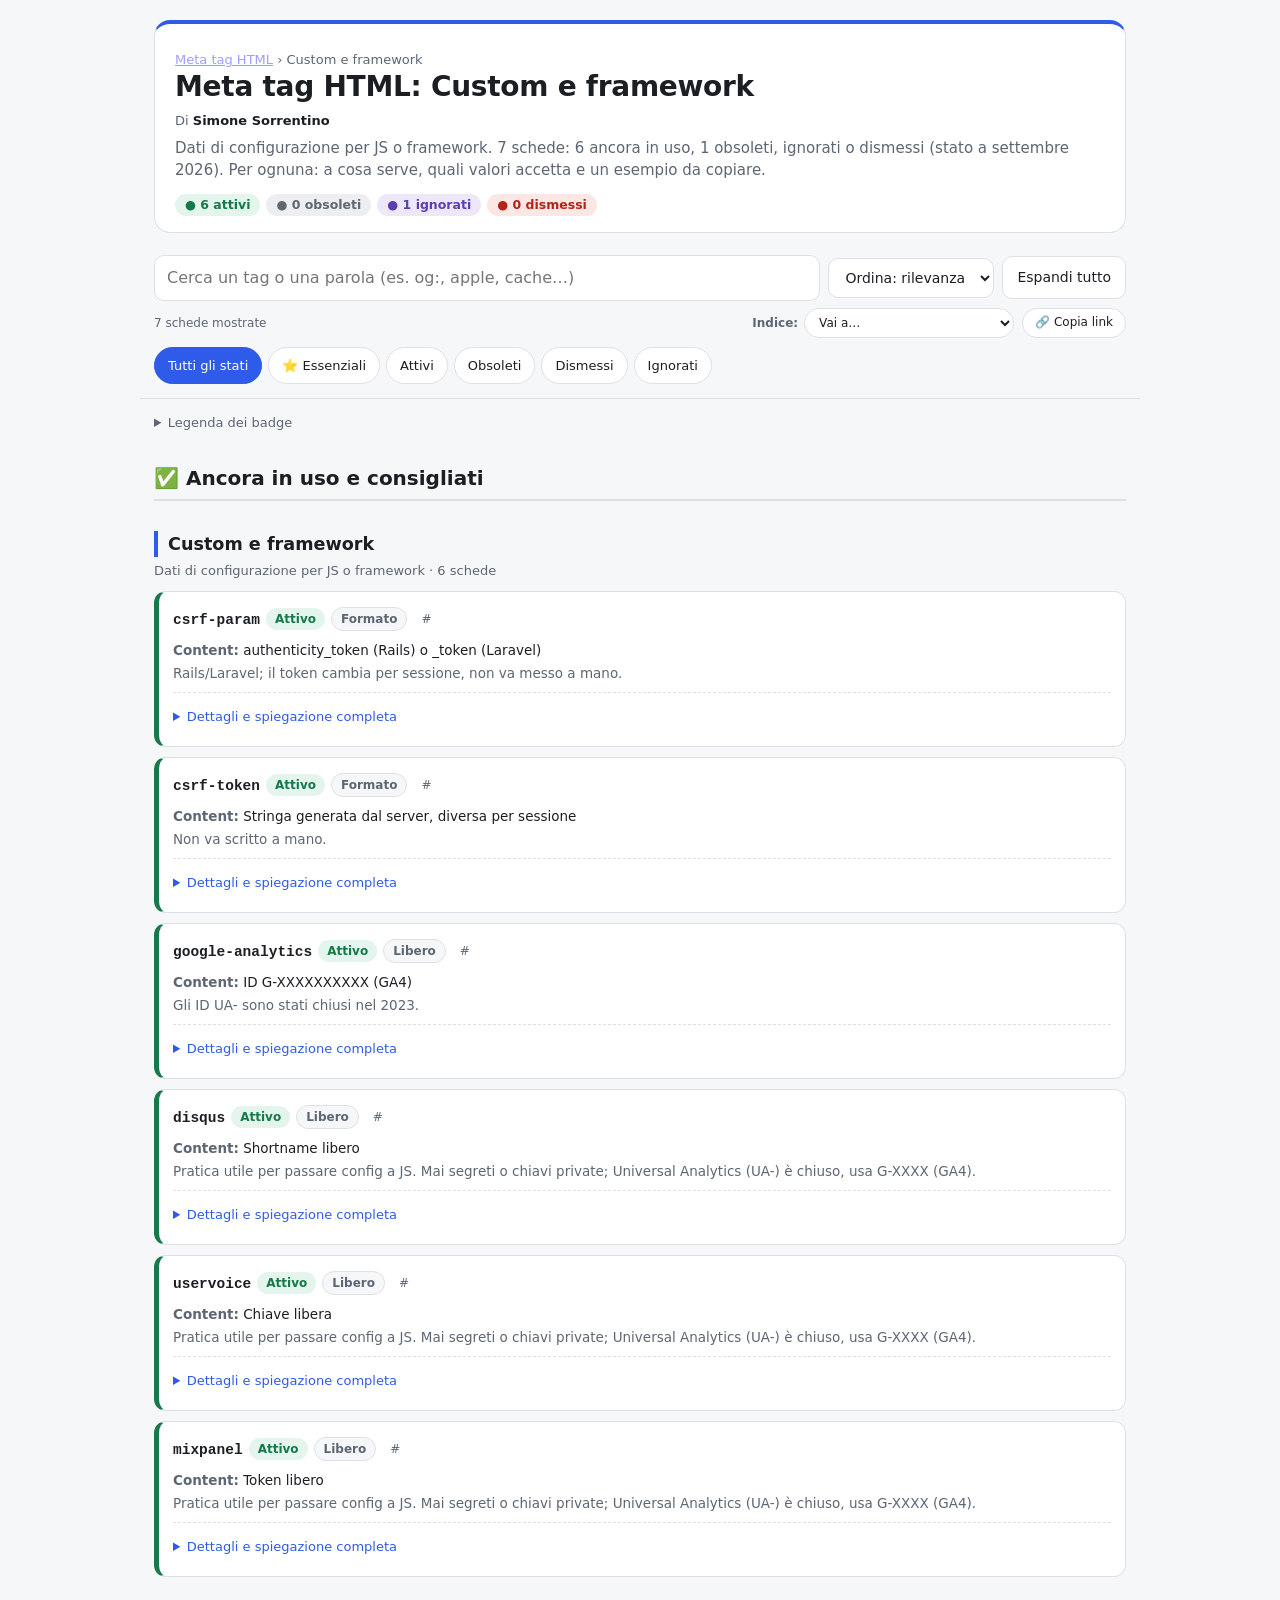
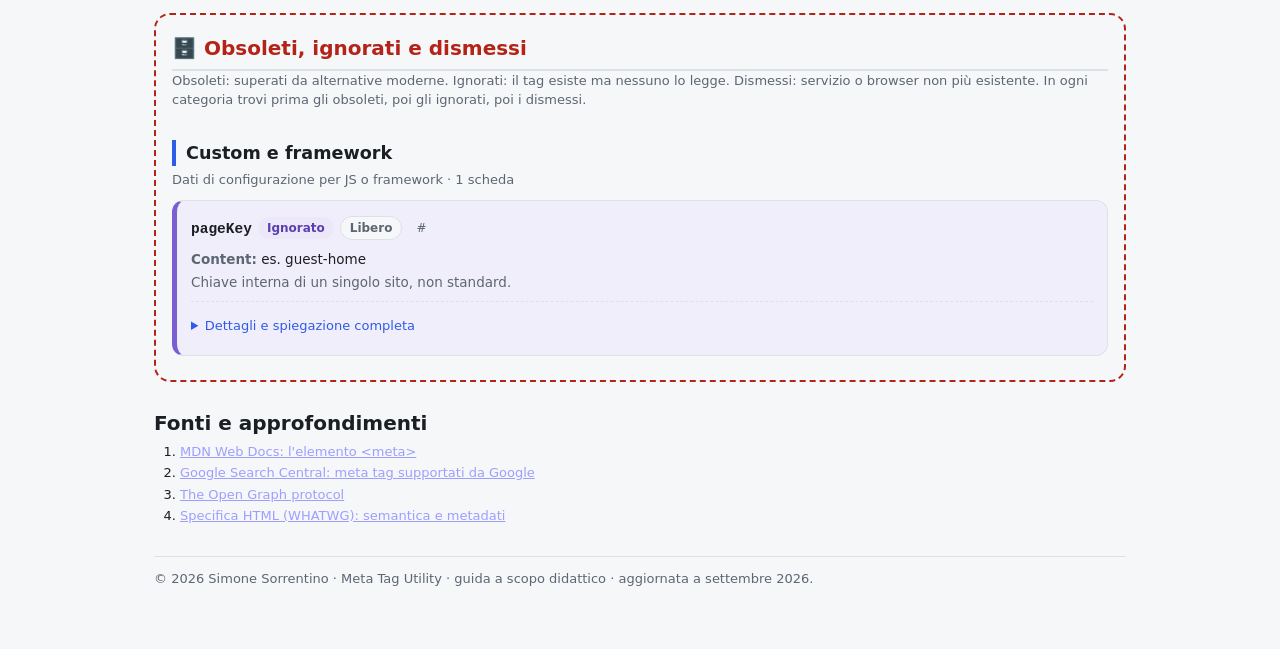
<file: meta-tag-custom-e-framework.html>
<!DOCTYPE html>
<html lang="it">
<head>
<meta charset="UTF-8">
<meta name="viewport" content="width=device-width, initial-scale=1, viewport-fit=cover">
<title>Custom e framework: meta tag HTML (guida 2026)</title>
<meta name="description" content="7 schede sui tag della categoria «Custom e framework»: 6 ancora in uso e 1 obsoleti, ignorati o dismessi. Valori ammessi, esempi da copiare e consigli (aggiornato a settembre 2026).">
<meta name="author" content="Simone Sorrentino">
<meta name="robots" content="index, follow, max-snippet:-1, max-image-preview:large, max-video-preview:-1">
<link rel="canonical" href="https://mappeconcettuali.altervista.org/meta-tag-custom-e-framework.html">
<link rel="icon" href="data:image/svg+xml,%3Csvg xmlns='http://www.w3.org/2000/svg' viewBox='0 0 100 100'%3E%3Ctext y='.9em' font-size='90'%3E🏷️%3C/text%3E%3C/svg%3E">
<meta name="color-scheme" content="light dark">
<meta name="theme-color" content="#f6f7f9" media="(prefers-color-scheme: light)">
<meta name="theme-color" content="#13161a" media="(prefers-color-scheme: dark)">
<meta property="og:type" content="article">
<meta property="og:site_name" content="Meta Tag Utility">
<meta property="og:locale" content="it_IT">
<meta property="og:title" content="Custom e framework: meta tag HTML (guida 2026)">
<meta property="og:description" content="7 schede sui tag della categoria «Custom e framework»: 6 ancora in uso e 1 obsoleti, ignorati o dismessi. Valori ammessi, esempi da copiare e consigli (aggiornato a settembre 2026).">
<meta property="og:url" content="https://mappeconcettuali.altervista.org/meta-tag-custom-e-framework.html">
<meta property="og:image" content="https://mappeconcettuali.altervista.org/og-meta-tag-utility.png">
<meta property="og:image:type" content="image/png">
<meta property="og:image:width" content="1200">
<meta property="og:image:height" content="630">
<meta property="og:image:alt" content="Meta tag HTML: guida ai tag utili, obsoleti e ignorati">
<meta property="article:published_time" content="2026-10-01">
<meta property="article:modified_time" content="2026-10-01">
<meta property="article:author" content="Simone Sorrentino">
<meta name="twitter:card" content="summary_large_image">
<meta name="twitter:title" content="Custom e framework: meta tag HTML (guida 2026)">
<meta name="twitter:description" content="7 schede sui tag della categoria «Custom e framework»: 6 ancora in uso e 1 obsoleti, ignorati o dismessi. Valori ammessi, esempi da copiare e consigli (aggiornato a settembre 2026).">
<meta name="twitter:image" content="https://mappeconcettuali.altervista.org/og-meta-tag-utility.png">
<meta name="twitter:image:alt" content="Meta tag HTML: guida ai tag utili, obsoleti e ignorati">
<script type="application/ld+json">[{"@context":"https://schema.org","@type":"TechArticle","headline":"Meta tag HTML: Custom e framework","description":"7 schede sui tag della categoria «Custom e framework»: 6 ancora in uso e 1 obsoleti, ignorati o dismessi. Valori ammessi, esempi da copiare e consigli (aggiornato a settembre 2026).","inLanguage":"it","url":"https://mappeconcettuali.altervista.org/meta-tag-custom-e-framework.html","mainEntityOfPage":"https://mappeconcettuali.altervista.org/meta-tag-custom-e-framework.html","image":"https://mappeconcettuali.altervista.org/og-meta-tag-utility.png","datePublished":"2026-10-01","dateModified":"2026-10-01","isAccessibleForFree":true,"keywords":"meta tag, HTML, SEO, Open Graph, robots, canonical, viewport","about":{"@type":"Thing","name":"Meta tag HTML"},"author":{"@type":"Person","name":"Simone Sorrentino","url":"https://mappeconcettuali.altervista.org/"},"publisher":{"@type":"Organization","name":"Meta Tag Utility","url":"https://mappeconcettuali.altervista.org/"},"copyrightHolder":{"@type":"Person","name":"Simone Sorrentino"},"copyrightYear":2026,"isPartOf":{"@type":"WebPage","url":"https://mappeconcettuali.altervista.org/meta-tag.html","name":"Meta tag HTML: quali usare e quali evitare"}},{"@context":"https://schema.org","@type":"BreadcrumbList","itemListElement":[{"@type":"ListItem","position":1,"name":"Meta tag HTML","item":"https://mappeconcettuali.altervista.org/meta-tag.html"},{"@type":"ListItem","position":2,"name":"Custom e framework","item":"https://mappeconcettuali.altervista.org/meta-tag-custom-e-framework.html"}]}]</script>
<script>document.documentElement.classList.add("js")</script>
<link rel="stylesheet" href="resource/meta-tag.css?v=20261001e">
<noscript><style>.bar,.fl,.cp,.up{display:none}header .sub{display:block!important}.stats button{pointer-events:none}</style></noscript>
</head>
<body>
<a class="skip" href="#out">Vai ai contenuti</a>
<div class="w">
<header>
<p class="by"><a href="meta-tag.html">Meta tag HTML</a> › Custom e framework</p>
<h1>Meta tag HTML: Custom e framework</h1>
<p class="by">Di <strong>Simone Sorrentino</strong></p>
<p class="sub" id="sub">Dati di configurazione per JS o framework. 7 schede: 6 ancora in uso, 1 obsoleti, ignorati o dismessi (stato a settembre 2026). Per ognuna: a cosa serve, quali valori accetta e un esempio da copiare.</p>
<button type="button" id="sm" class="sm" aria-expanded="false" aria-controls="sub" hidden>Leggi tutto</button>
<div class="stats" role="group" aria-label="Filtra per stato"><button type="button" class="b s-ok" data-st="ok" aria-pressed="false">● 6 attivi</button><button type="button" class="b s-old" data-st="old" aria-pressed="false">● 0 obsoleti</button><button type="button" class="b s-ign" data-st="ign" aria-pressed="false">● 1 ignorati</button><button type="button" class="b s-dead" data-st="dead" aria-pressed="false">● 0 dismessi</button></div>
</header>
<main>
<nav class="toc" aria-label="Indice delle categorie"><details><summary>Tutte le categorie</summary>
<p class="tg">Tutte le categorie</p><ul><li><a href="meta-tag-documento-e-rendering.html">Documento e rendering<span class="ct">24</span></a></li><li><a href="meta-tag-motori-di-ricerca.html">Motori di ricerca<span class="ct">27</span></a></li><li><a href="meta-tag-social-open-graph.html">Social / Open Graph<span class="ct">23</span></a></li><li><a href="meta-tag-open-graph-extra.html">Open Graph: tipi di oggetto e proprietà extra<span class="ct">40</span></a></li><li><a href="meta-tag-twitter-x-cards.html">X / Twitter Cards<span class="ct">8</span></a></li><li><a href="meta-tag-browser-e-pwa.html">Browser e PWA<span class="ct">6</span></a></li><li><a href="meta-tag-apple-ios.html">Apple / iOS<span class="ct">6</span></a></li><li><a href="meta-tag-http-equiv-cache-sicurezza.html">http-equiv, cache e sicurezza<span class="ct">16</span></a></li><li><a href="meta-tag-verifica-proprieta-sito.html">Verifica proprietà sito<span class="ct">12</span></a></li><li><a href="meta-tag-custom-e-framework.html" aria-current="page">Custom e framework<span class="ct">7</span></a></li><li><a href="meta-tag-link-tag.html">Link tag (&lt;link&gt;)<span class="ct">45</span></a></li><li><a href="meta-tag-geo-e-contatti.html">Geo e contatti<span class="ct">14</span></a></li><li><a href="meta-tag-microsoft-internet-explorer.html">Microsoft / Internet Explorer<span class="ct">14</span></a></li></ul></details></nav>
<div class="list">
<div id="bs" aria-hidden="true"></div>
<div class="bar" role="search"><div class="tb"><div class="sb"><label class="vh" for="q">Cerca un tag o una parola</label><input id="q" type="search" autocomplete="off" placeholder="Cerca in questa categoria"></div><label class="vh" for="ord">Ordina per</label><select id="ord" title="Ordina per"><option value="rel">Ordina: rilevanza</option><option value="az">Ordina: A–Z</option><option value="orig">Ordina: originale</option></select><button type="button" id="ex" class="tbb" aria-pressed="false">Espandi tutto</button></div><div class="cap cr"><span id="cnt" aria-live="polite"></span><label class="gl" for="go">Indice:</label><select id="go" title="Indice: vai a una categoria"></select><button type="button" id="sh" class="lk" title="Copia il link di questa vista filtrata" aria-label="Copia il link di questa vista">🔗<span class="dm"> Copia link</span></button><button type="button" id="rs" class="lk" aria-label="Azzera filtri" hidden>✕<span class="dm"> Azzera filtri</span></button></div><details class="fd" id="fd" open><summary>Filtra per categoria e stato<span class="bdg" id="fb" hidden></span></summary>
<div class="fl"><div class="chips" id="cc" role="group" aria-label="Filtra per categoria"></div><div class="chips" id="sc" role="group" aria-label="Filtra per stato"></div></div></details></div>
<details class="leg-d"><summary>Legenda dei badge</summary><div class="leg">
<span><span class="b s-ok">● Attivo</span> usato e supportato</span>
<span><span class="b s-old">● Obsoleto</span> superato da alternative moderne</span><span><span class="b s-ign">● Ignorato</span> esiste ma nessuno lo legge</span>
<span><span class="b s-dead">● Dismesso</span> servizio/browser non più esistente (nome barrato)</span>
<span><span class="b t">Libero</span> valore a scelta</span><span><span class="b t">White list</span> solo valori ammessi</span><span><span class="b t">Formato</span> sintassi fissa</span>
</div></details>
<div id="out">
<section class="grp" id="attivi"><h2 class="st">✅ Ancora in uso e consigliati</h2><section class='cs' id='attivi-custom'><h3>Custom e framework</h3><p class='d'>Dati di configurazione per JS o framework · <span class='cn'>6 schede</span></p><article class='c ok' id='csrf-param' data-cat='custom' data-st='ok' data-ess='0'><div class='h'><h4><code>csrf-param</code></h4><span class='b s-ok'>Attivo</span><span class='b t'>Formato</span><a class='pl' href='#csrf-param' aria-label='Link diretto a csrf-param'>#</a></div><div class='v'><b>Content:</b> authenticity_token (Rails) o _token (Laravel)</div><div class='n'>Rails/Laravel; il token cambia per sessione, non va messo a mano.</div><details><summary>Dettagli e spiegazione completa</summary><p class='lb'>In parole semplici</p><div class='wd'>Un dato di configurazione nascosto, letto dal tuo codice.</div><p class='lb'>A cosa serve</p><div>Nome del campo nascosto che deve contenere il token.</div><p class='lb'>Chi lo legge</p><div>Il tuo JavaScript o il framework lato server</div><p class='lb'>Com'è fatto</p><div>attributo <b>name</b> = quale informazione stai dando (il valore è fisso, es. description) · attributo <b>content</b> = il dato che scegli tu</div><p class='lb'>Contenuti possibili / ammessi</p><div>authenticity_token (Rails) o _token (Laravel)</div><p class='lb'>È personalizzabile?</p><div>In parte: la sintassi è fissa, ma il dato (URL, ID, dimensioni, nome) è il tuo.</div><p class='lb'>Se lo usi o lo ometti</p><div>Se lo ometti: la pagina funziona lo stesso, ma perdi la funzione descritta qui sopra o il browser usa i valori predefiniti.</div><p class='lb'>Note e consigli</p><div>Rails/Laravel; il token cambia per sessione, non va messo a mano. Attenzione: i traduttori AI possono tradurre erroneamente il valore di <code>csrf-param</code>, rompendo le form. </div><p class='lb'>Esempio</p><div class='cb'><button type='button' class='cp'>Copia esempio</button><pre>&lt;meta name="csrf-param" content="<mark>authenticity_token</mark>"&gt;</pre></div><div class='cap'>Evidenziato: la parte che puoi personalizzare.</div></details></article><article class='c ok' id='csrf-token' data-cat='custom' data-st='ok' data-ess='0'><div class='h'><h4><code>csrf-token</code></h4><span class='b s-ok'>Attivo</span><span class='b t'>Formato</span><a class='pl' href='#csrf-token' aria-label='Link diretto a csrf-token'>#</a></div><div class='v'><b>Content:</b> Stringa generata dal server, diversa per sessione</div><div class='n'>Non va scritto a mano.</div><details><summary>Dettagli e spiegazione completa</summary><p class='lb'>In parole semplici</p><div class='wd'>Un lasciapassare monouso: il server verifica che il modulo arrivi davvero dal tuo sito.</div><p class='lb'>A cosa serve</p><div>Token anti-CSRF della sessione corrente.</div><p class='lb'>Chi lo legge</p><div>Il tuo JavaScript o il framework lato server</div><p class='lb'>Com'è fatto</p><div>attributo <b>name</b> = quale informazione stai dando (il valore è fisso, es. description) · attributo <b>content</b> = il dato che scegli tu</div><p class='lb'>Contenuti possibili / ammessi</p><div>Stringa generata dal server, diversa per sessione</div><p class='lb'>È personalizzabile?</p><div>In parte: la sintassi è fissa, ma il dato (URL, ID, dimensioni, nome) è il tuo.</div><p class='lb'>Se lo usi o lo ometti</p><div>Se lo ometti: la pagina funziona lo stesso, ma perdi la funzione descritta qui sopra o il browser usa i valori predefiniti.</div><p class='lb'>Note e consigli</p><div>Non va scritto a mano. Attenzione: in Laravel, se si usa Inertia.js, è meglio omettere questo tag per evitare che il token non si aggiorni correttamente.</div><p class='lb'>Esempio</p><div class='cb'><button type='button' class='cp'>Copia esempio</button><pre>&lt;meta name="csrf-token" content="<mark>TOKEN_GENERATO_DAL_SERVER</mark>"&gt;</pre></div><div class='cap'>Evidenziato: la parte che puoi personalizzare.</div></details></article><article class='c ok' id='google-analytics' data-cat='custom' data-st='ok' data-ess='0'><div class='h'><h4><code>google-analytics</code></h4><span class='b s-ok'>Attivo</span><span class='b t'>Libero</span><a class='pl' href='#google-analytics' aria-label='Link diretto a google-analytics'>#</a></div><div class='v'><b>Content:</b> ID G-XXXXXXXXXX (GA4)</div><div class='n'>Gli ID UA- sono stati chiusi nel 2023.</div><details><summary>Dettagli e spiegazione completa</summary><p class='lb'>In parole semplici</p><div class='wd'>Un post-it con l'ID: il JavaScript lo legge senza che sia scritto nel codice.</div><p class='lb'>A cosa serve</p><div>ID di misurazione che il JS legge per avviare Analytics.</div><p class='lb'>Chi lo legge</p><div>Il tuo JavaScript o il framework lato server</div><p class='lb'>Com'è fatto</p><div>attributo <b>name</b> = quale informazione stai dando (il valore è fisso, es. description) · attributo <b>content</b> = il dato che scegli tu</div><p class='lb'>Contenuti possibili / ammessi</p><div>ID G-XXXXXXXXXX (GA4)</div><p class='lb'>È personalizzabile?</p><div>Sì: il valore è libero. Scrivi tu testo, URL o ID, nel formato descritto qui sopra.</div><p class='lb'>Se lo usi o lo ometti</p><div>Se lo ometti: la pagina funziona lo stesso, ma perdi la funzione descritta qui sopra o il browser usa i valori predefiniti.</div><p class='lb'>Note e consigli</p><div>Gli ID UA- sono stati chiusi nel 2023.</div><p class='lb'>Esempio</p><div class='cb'><button type='button' class='cp'>Copia esempio</button><pre>&lt;meta name="google-analytics" content="<mark>G-XXXXXXXXXX</mark>"&gt;</pre></div><div class='cap'>Evidenziato: la parte che puoi personalizzare.</div></details></article><article class='c ok' id='disqus' data-cat='custom' data-st='ok' data-ess='0'><div class='h'><h4><code>disqus</code></h4><span class='b s-ok'>Attivo</span><span class='b t'>Libero</span><a class='pl' href='#disqus' aria-label='Link diretto a disqus'>#</a></div><div class='v'><b>Content:</b> Shortname libero</div><div class='n'>Pratica utile per passare config a JS. Mai segreti o chiavi private; Universal Analytics (UA-) è chiuso, usa G-XXXX (GA4).</div><details><summary>Dettagli e spiegazione completa</summary><p class='lb'>In parole semplici</p><div class='wd'>Un dato di configurazione nascosto, letto dal tuo codice.</div><p class='lb'>A cosa serve</p><div>Shortname del sito su Disqus (commenti).</div><p class='lb'>Chi lo legge</p><div>Il tuo JavaScript o il framework lato server</div><p class='lb'>Com'è fatto</p><div>attributo <b>name</b> = quale informazione stai dando (il valore è fisso, es. description) · attributo <b>content</b> = il dato che scegli tu</div><p class='lb'>Contenuti possibili / ammessi</p><div>Shortname libero</div><p class='lb'>È personalizzabile?</p><div>Sì: il valore è libero. Scrivi tu testo, URL o ID, nel formato descritto qui sopra.</div><p class='lb'>Se lo usi o lo ometti</p><div>Se lo ometti: la pagina funziona lo stesso, ma perdi la funzione descritta qui sopra o il browser usa i valori predefiniti.</div><p class='lb'>Note e consigli</p><div>Pratica utile per passare config a JS. Mai segreti o chiavi private; Universal Analytics (UA-) è chiuso, usa G-XXXX (GA4).</div><p class='lb'>Esempio</p><div class='cb'><button type='button' class='cp'>Copia esempio</button><pre>&lt;meta name="disqus" content="<mark>abcdefg</mark>"&gt;</pre></div><div class='cap'>Evidenziato: la parte che puoi personalizzare.</div></details></article><article class='c ok' id='uservoice' data-cat='custom' data-st='ok' data-ess='0'><div class='h'><h4><code>uservoice</code></h4><span class='b s-ok'>Attivo</span><span class='b t'>Libero</span><a class='pl' href='#uservoice' aria-label='Link diretto a uservoice'>#</a></div><div class='v'><b>Content:</b> Chiave libera</div><div class='n'>Pratica utile per passare config a JS. Mai segreti o chiavi private; Universal Analytics (UA-) è chiuso, usa G-XXXX (GA4).</div><details><summary>Dettagli e spiegazione completa</summary><p class='lb'>In parole semplici</p><div class='wd'>Un dato di configurazione nascosto, letto dal tuo codice.</div><p class='lb'>A cosa serve</p><div>Chiave del widget di feedback UserVoice.</div><p class='lb'>Chi lo legge</p><div>Il tuo JavaScript o il framework lato server</div><p class='lb'>Com'è fatto</p><div>attributo <b>name</b> = quale informazione stai dando (il valore è fisso, es. description) · attributo <b>content</b> = il dato che scegli tu</div><p class='lb'>Contenuti possibili / ammessi</p><div>Chiave libera</div><p class='lb'>È personalizzabile?</p><div>Sì: il valore è libero. Scrivi tu testo, URL o ID, nel formato descritto qui sopra.</div><p class='lb'>Se lo usi o lo ometti</p><div>Se lo ometti: la pagina funziona lo stesso, ma perdi la funzione descritta qui sopra o il browser usa i valori predefiniti.</div><p class='lb'>Note e consigli</p><div>Pratica utile per passare config a JS. Mai segreti o chiavi private; Universal Analytics (UA-) è chiuso, usa G-XXXX (GA4).</div><p class='lb'>Esempio</p><div class='cb'><button type='button' class='cp'>Copia esempio</button><pre>&lt;meta name="uservoice" content="<mark>asdfasdf</mark>"&gt;</pre></div><div class='cap'>Evidenziato: la parte che puoi personalizzare.</div></details></article><article class='c ok' id='mixpanel' data-cat='custom' data-st='ok' data-ess='0'><div class='h'><h4><code>mixpanel</code></h4><span class='b s-ok'>Attivo</span><span class='b t'>Libero</span><a class='pl' href='#mixpanel' aria-label='Link diretto a mixpanel'>#</a></div><div class='v'><b>Content:</b> Token libero</div><div class='n'>Pratica utile per passare config a JS. Mai segreti o chiavi private; Universal Analytics (UA-) è chiuso, usa G-XXXX (GA4).</div><details><summary>Dettagli e spiegazione completa</summary><p class='lb'>In parole semplici</p><div class='wd'>Un dato di configurazione nascosto, letto dal tuo codice.</div><p class='lb'>A cosa serve</p><div>Token del progetto Mixpanel.</div><p class='lb'>Chi lo legge</p><div>Il tuo JavaScript o il framework lato server</div><p class='lb'>Com'è fatto</p><div>attributo <b>name</b> = quale informazione stai dando (il valore è fisso, es. description) · attributo <b>content</b> = il dato che scegli tu</div><p class='lb'>Contenuti possibili / ammessi</p><div>Token libero</div><p class='lb'>È personalizzabile?</p><div>Sì: il valore è libero. Scrivi tu testo, URL o ID, nel formato descritto qui sopra.</div><p class='lb'>Se lo usi o lo ometti</p><div>Se lo ometti: la pagina funziona lo stesso, ma perdi la funzione descritta qui sopra o il browser usa i valori predefiniti.</div><p class='lb'>Note e consigli</p><div>Pratica utile per passare config a JS. Mai segreti o chiavi private; Universal Analytics (UA-) è chiuso, usa G-XXXX (GA4).</div><p class='lb'>Esempio</p><div class='cb'><button type='button' class='cp'>Copia esempio</button><pre>&lt;meta name="mixpanel" content="<mark>asdfasdf</mark>"&gt;</pre></div><div class='cap'>Evidenziato: la parte che puoi personalizzare.</div></details></article></section></section>

<section class="grp box" id="archivio"><h2 class="st">🗄️ Obsoleti, ignorati e dismessi</h2><p class="d">Obsoleti: superati da alternative moderne. Ignorati: il tag esiste ma nessuno lo legge. Dismessi: servizio o browser non più esistente. In ogni categoria trovi prima gli obsoleti, poi gli ignorati, poi i dismessi.</p><section class='cs' id='archivio-custom'><h3>Custom e framework</h3><p class='d'>Dati di configurazione per JS o framework · <span class='cn'>1 scheda</span></p><article class='c ign' id='pagekey' data-cat='custom' data-st='ign' data-ess='0'><div class='h'><h4><code>pageKey</code></h4><span class='b s-ign'>Ignorato</span><span class='b t'>Libero</span><a class='pl' href='#pagekey' aria-label='Link diretto a pageKey'>#</a></div><div class='v'><b>Content:</b> es. guest-home</div><div class='n'>Chiave interna di un singolo sito, non standard.</div><details><summary>Dettagli e spiegazione completa</summary><p class='lb'>In parole semplici</p><div class='wd'>Un dato di configurazione nascosto, letto dal tuo codice.</div><p class='lb'>A cosa serve</p><div>Chiave interna di un singolo sito per identificare il tipo di pagina. Non è uno standard.</div><p class='lb'>Chi lo legge</p><div>Il tuo JavaScript o il framework lato server</div><p class='lb'>Com'è fatto</p><div>attributo <b>name</b> = quale informazione stai dando (il valore è fisso, es. description) · attributo <b>content</b> = il dato che scegli tu</div><p class='lb'>Contenuti possibili / ammessi</p><div>es. guest-home</div><p class='lb'>È personalizzabile?</p><div>Sì: il valore è libero. Scrivi tu testo, URL o ID, nel formato descritto qui sopra.</div><p class='lb'>Se lo usi o lo ometti</p><div>Se lo lasci: non succede nulla, perché nessuno lo legge. Se lo togli: nessuna differenza e il codice è più pulito.</div><p class='lb'>Note e consigli</p><div>Chiave interna di un singolo sito, non standard.</div><p class='lb'>Esempio</p><div class='cb'><button type='button' class='cp'>Copia esempio</button><pre>&lt;!-- Inutile: nessun browser o motore lo legge --&gt;
&lt;meta name="pageKey" content="<mark>guest-home</mark>"&gt;</pre></div><div class='cap'>Evidenziato: la parte che puoi personalizzare.</div></details></article></section></section>
</div>
<p class="e" id="none" hidden>Nessun risultato</p>
</div>
<nav class="toc" aria-label="Categoria precedente e successiva"><p class="tg">Continua a leggere</p><ul><li><a href="meta-tag-verifica-proprieta-sito.html">← Verifica proprietà sito</a></li><li><a href="meta-tag.html">Indice generale</a></li><li><a href="meta-tag-link-tag.html">Link tag (&lt;link&gt;) →</a></li></ul></nav>
<section class="src"><h2 class="st">Fonti e approfondimenti</h2>
<ol class="vl">
<li><a href="https://developer.mozilla.org/en-US/docs/Web/HTML/Element/meta" rel="noopener" target="_blank">MDN Web Docs: l'elemento &lt;meta&gt;</a></li>
<li><a href="https://developers.google.com/search/docs/crawling-indexing/special-tags" rel="noopener" target="_blank">Google Search Central: meta tag supportati da Google</a></li>
<li><a href="https://ogp.me/" rel="noopener" target="_blank">The Open Graph protocol</a></li>
<li><a href="https://html.spec.whatwg.org/multipage/semantics.html" rel="noopener" target="_blank">Specifica HTML (WHATWG): semantica e metadati</a></li>
</ol></section>
</main>
<footer>© 2026 Simone Sorrentino · Meta Tag Utility · guida a scopo didattico · aggiornata a settembre 2026.</footer>
</div>
<button type="button" id="up" class="up" aria-label="Torna su" hidden>↑</button>
<div class="vh" id="live" role="status"></div>
<script src="resource/meta-tag.js" defer></script>
</body>
</html>
</file>
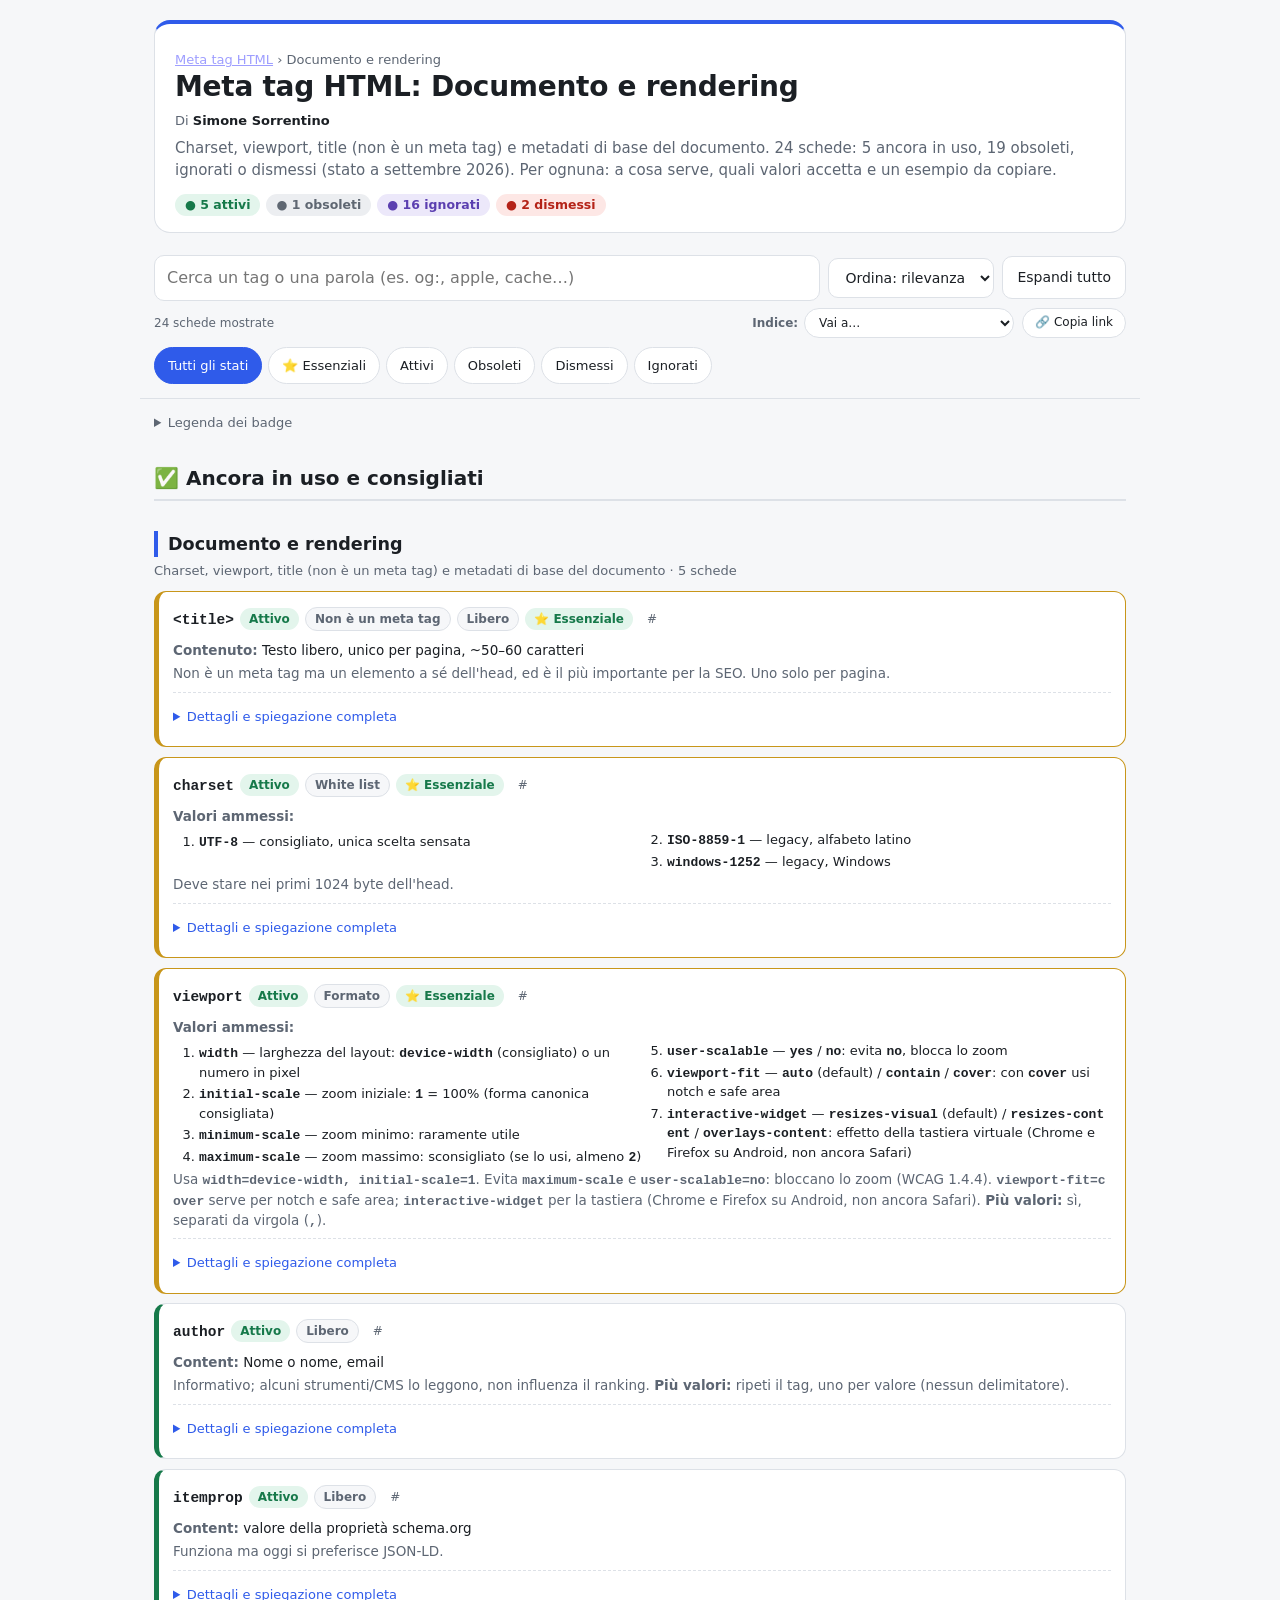
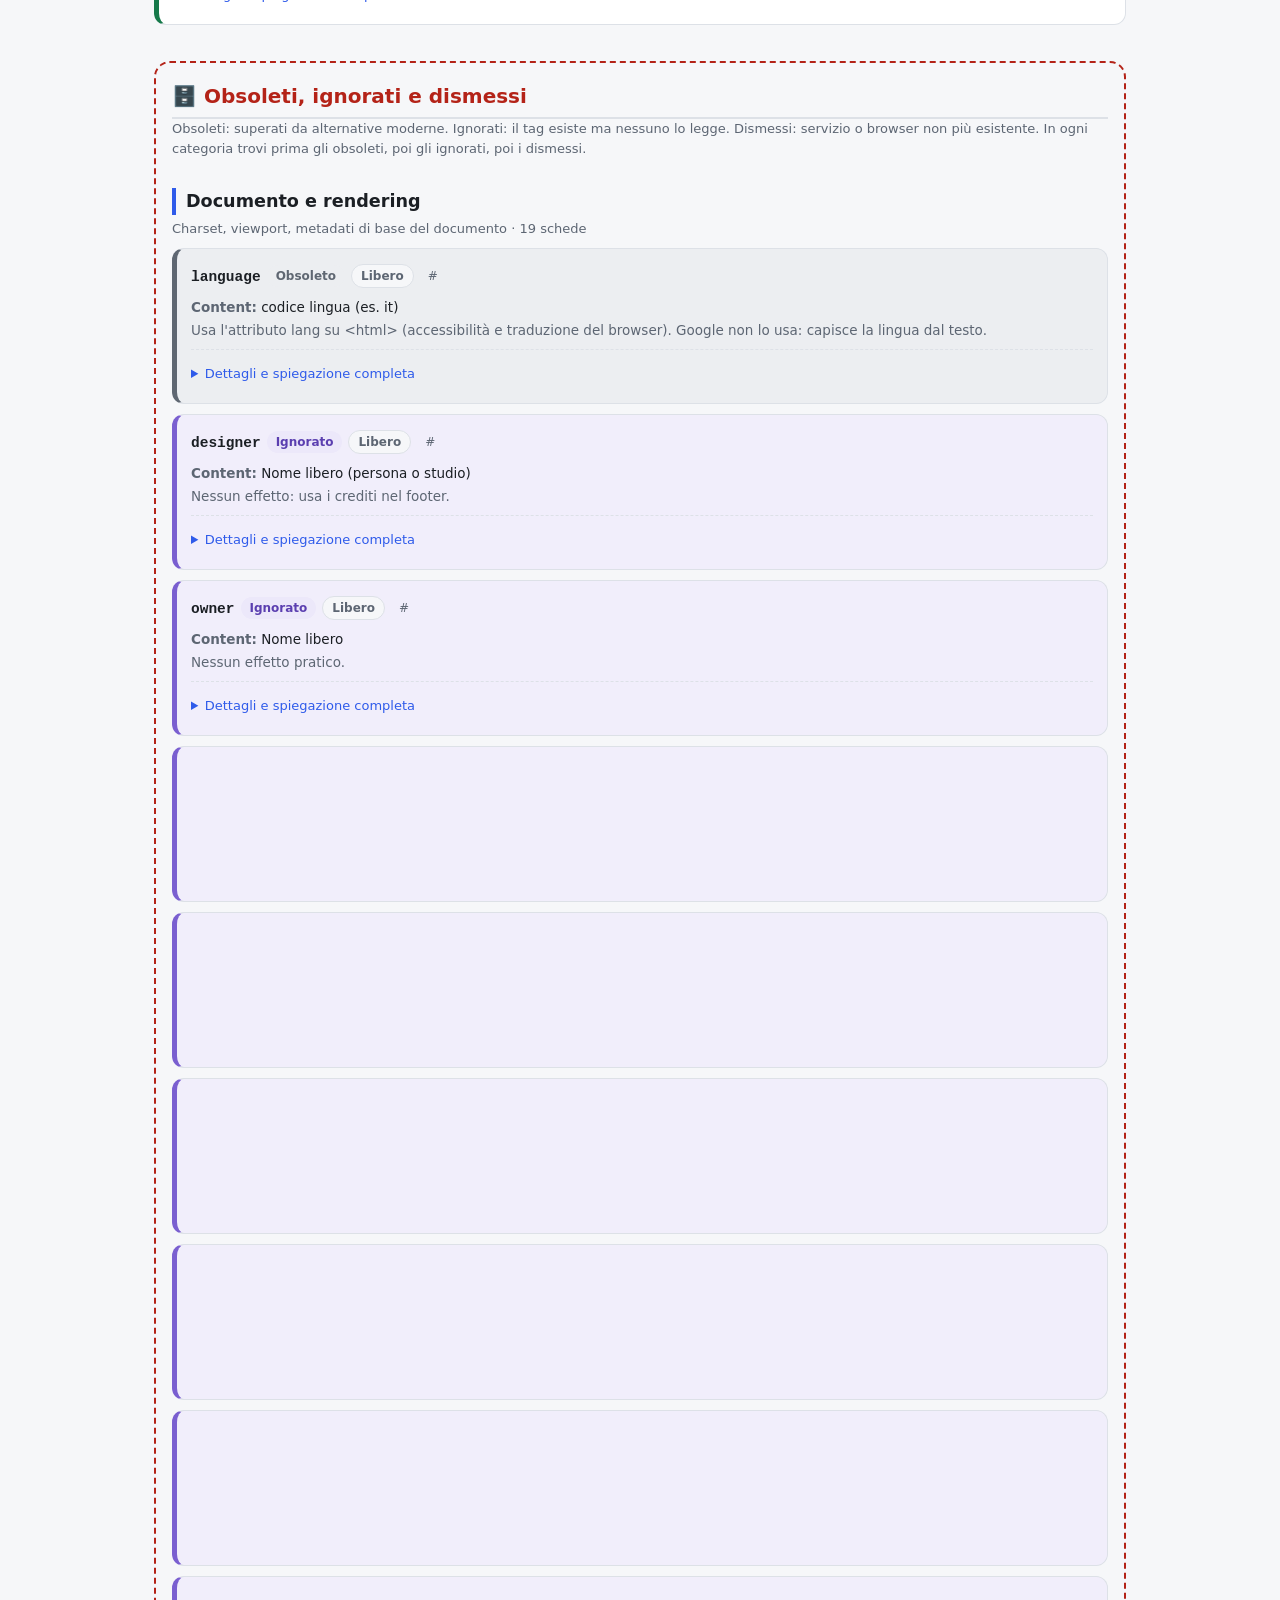
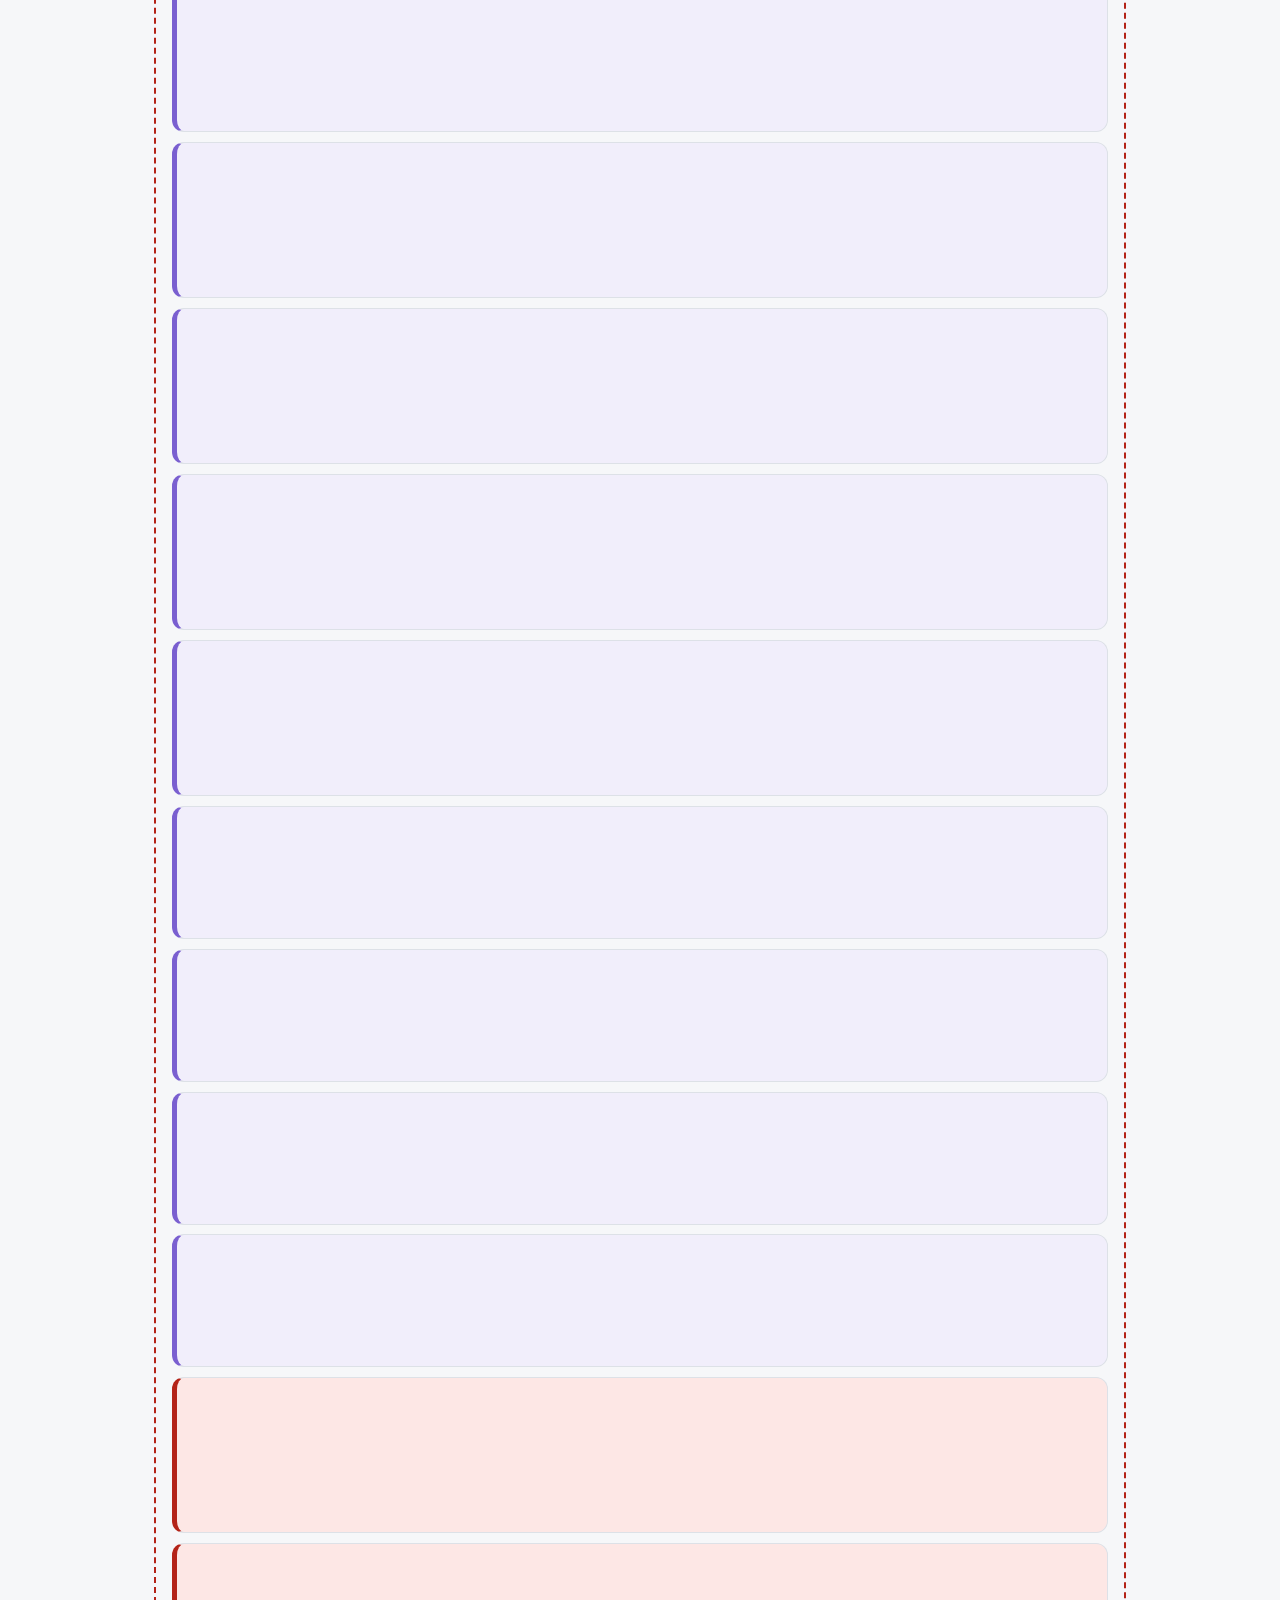
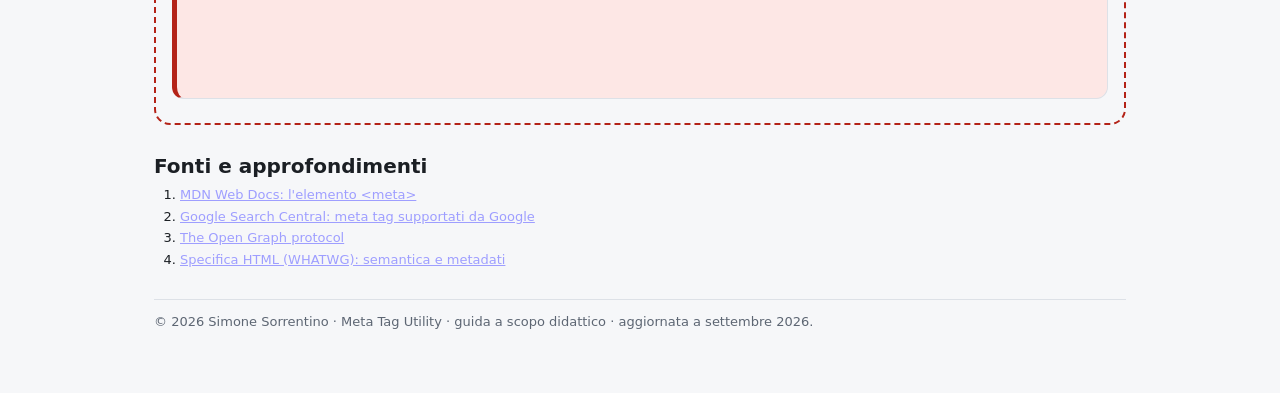
<file: meta-tag-documento-e-rendering.html>
<!DOCTYPE html>
<html lang="it">
<head>
<meta charset="UTF-8">
<meta name="viewport" content="width=device-width, initial-scale=1, viewport-fit=cover">
<title>Documento e rendering: meta tag HTML (guida 2026)</title>
<meta name="description" content="24 schede sui tag della categoria «Documento e rendering»: 5 ancora in uso e 19 obsoleti, ignorati o dismessi. Valori ammessi, esempi da copiare e consigli (aggiornato a settembre 2026).">
<meta name="author" content="Simone Sorrentino">
<meta name="robots" content="index, follow, max-snippet:-1, max-image-preview:large, max-video-preview:-1">
<link rel="canonical" href="https://mappeconcettuali.altervista.org/meta-tag-documento-e-rendering.html">
<link rel="icon" href="data:image/svg+xml,%3Csvg xmlns='http://www.w3.org/2000/svg' viewBox='0 0 100 100'%3E%3Ctext y='.9em' font-size='90'%3E🏷️%3C/text%3E%3C/svg%3E">
<meta name="color-scheme" content="light dark">
<meta name="theme-color" content="#f6f7f9" media="(prefers-color-scheme: light)">
<meta name="theme-color" content="#13161a" media="(prefers-color-scheme: dark)">
<meta property="og:type" content="article">
<meta property="og:site_name" content="Meta Tag Utility">
<meta property="og:locale" content="it_IT">
<meta property="og:title" content="Documento e rendering: meta tag HTML (guida 2026)">
<meta property="og:description" content="24 schede sui tag della categoria «Documento e rendering»: 5 ancora in uso e 19 obsoleti, ignorati o dismessi. Valori ammessi, esempi da copiare e consigli (aggiornato a settembre 2026).">
<meta property="og:url" content="https://mappeconcettuali.altervista.org/meta-tag-documento-e-rendering.html">
<meta property="og:image" content="https://mappeconcettuali.altervista.org/og-meta-tag-utility.png">
<meta property="og:image:type" content="image/png">
<meta property="og:image:width" content="1200">
<meta property="og:image:height" content="630">
<meta property="og:image:alt" content="Meta tag HTML: guida ai tag utili, obsoleti e ignorati">
<meta property="article:published_time" content="2026-10-01">
<meta property="article:modified_time" content="2026-10-01">
<meta property="article:author" content="Simone Sorrentino">
<meta name="twitter:card" content="summary_large_image">
<meta name="twitter:title" content="Documento e rendering: meta tag HTML (guida 2026)">
<meta name="twitter:description" content="24 schede sui tag della categoria «Documento e rendering»: 5 ancora in uso e 19 obsoleti, ignorati o dismessi. Valori ammessi, esempi da copiare e consigli (aggiornato a settembre 2026).">
<meta name="twitter:image" content="https://mappeconcettuali.altervista.org/og-meta-tag-utility.png">
<meta name="twitter:image:alt" content="Meta tag HTML: guida ai tag utili, obsoleti e ignorati">
<script type="application/ld+json">[{"@context":"https://schema.org","@type":"TechArticle","headline":"Meta tag HTML: Documento e rendering","description":"24 schede sui tag della categoria «Documento e rendering»: 5 ancora in uso e 19 obsoleti, ignorati o dismessi. Valori ammessi, esempi da copiare e consigli (aggiornato a settembre 2026).","inLanguage":"it","url":"https://mappeconcettuali.altervista.org/meta-tag-documento-e-rendering.html","mainEntityOfPage":"https://mappeconcettuali.altervista.org/meta-tag-documento-e-rendering.html","image":"https://mappeconcettuali.altervista.org/og-meta-tag-utility.png","datePublished":"2026-10-01","dateModified":"2026-10-01","isAccessibleForFree":true,"keywords":"meta tag, HTML, SEO, Open Graph, robots, canonical, viewport","about":{"@type":"Thing","name":"Meta tag HTML"},"author":{"@type":"Person","name":"Simone Sorrentino","url":"https://mappeconcettuali.altervista.org/"},"publisher":{"@type":"Organization","name":"Meta Tag Utility","url":"https://mappeconcettuali.altervista.org/"},"copyrightHolder":{"@type":"Person","name":"Simone Sorrentino"},"copyrightYear":2026,"isPartOf":{"@type":"WebPage","url":"https://mappeconcettuali.altervista.org/meta-tag.html","name":"Meta tag HTML: quali usare e quali evitare"}},{"@context":"https://schema.org","@type":"BreadcrumbList","itemListElement":[{"@type":"ListItem","position":1,"name":"Meta tag HTML","item":"https://mappeconcettuali.altervista.org/meta-tag.html"},{"@type":"ListItem","position":2,"name":"Documento e rendering","item":"https://mappeconcettuali.altervista.org/meta-tag-documento-e-rendering.html"}]}]</script>
<script>document.documentElement.classList.add("js")</script>
<link rel="stylesheet" href="resource/meta-tag.css?v=20261001e">
<noscript><style>.bar,.fl,.cp,.up{display:none}header .sub{display:block!important}.stats button{pointer-events:none}</style></noscript>
</head>
<body>
<a class="skip" href="#out">Vai ai contenuti</a>
<div class="w">
<header>
<p class="by"><a href="meta-tag.html">Meta tag HTML</a> › Documento e rendering</p>
<h1>Meta tag HTML: Documento e rendering</h1>
<p class="by">Di <strong>Simone Sorrentino</strong></p>
<p class="sub" id="sub">Charset, viewport, title (non è un meta tag) e metadati di base del documento. 24 schede: 5 ancora in uso, 19 obsoleti, ignorati o dismessi (stato a settembre 2026). Per ognuna: a cosa serve, quali valori accetta e un esempio da copiare.</p>
<button type="button" id="sm" class="sm" aria-expanded="false" aria-controls="sub" hidden>Leggi tutto</button>
<div class="stats" role="group" aria-label="Filtra per stato"><button type="button" class="b s-ok" data-st="ok" aria-pressed="false">● 5 attivi</button><button type="button" class="b s-old" data-st="old" aria-pressed="false">● 1 obsoleti</button><button type="button" class="b s-ign" data-st="ign" aria-pressed="false">● 16 ignorati</button><button type="button" class="b s-dead" data-st="dead" aria-pressed="false">● 2 dismessi</button></div>
</header>
<main>
<nav class="toc" aria-label="Indice delle categorie"><details><summary>Tutte le categorie</summary>
<p class="tg">Tutte le categorie</p><ul><li><a href="meta-tag-documento-e-rendering.html" aria-current="page">Documento e rendering<span class="ct">24</span></a></li><li><a href="meta-tag-motori-di-ricerca.html">Motori di ricerca<span class="ct">27</span></a></li><li><a href="meta-tag-social-open-graph.html">Social / Open Graph<span class="ct">23</span></a></li><li><a href="meta-tag-open-graph-extra.html">Open Graph: tipi di oggetto e proprietà extra<span class="ct">40</span></a></li><li><a href="meta-tag-twitter-x-cards.html">X / Twitter Cards<span class="ct">8</span></a></li><li><a href="meta-tag-browser-e-pwa.html">Browser e PWA<span class="ct">6</span></a></li><li><a href="meta-tag-apple-ios.html">Apple / iOS<span class="ct">6</span></a></li><li><a href="meta-tag-http-equiv-cache-sicurezza.html">http-equiv, cache e sicurezza<span class="ct">16</span></a></li><li><a href="meta-tag-verifica-proprieta-sito.html">Verifica proprietà sito<span class="ct">12</span></a></li><li><a href="meta-tag-custom-e-framework.html">Custom e framework<span class="ct">7</span></a></li><li><a href="meta-tag-link-tag.html">Link tag (&lt;link&gt;)<span class="ct">45</span></a></li><li><a href="meta-tag-geo-e-contatti.html">Geo e contatti<span class="ct">14</span></a></li><li><a href="meta-tag-microsoft-internet-explorer.html">Microsoft / Internet Explorer<span class="ct">14</span></a></li></ul></details></nav>
<div class="list">
<div id="bs" aria-hidden="true"></div>
<div class="bar" role="search"><div class="tb"><div class="sb"><label class="vh" for="q">Cerca un tag o una parola</label><input id="q" type="search" autocomplete="off" placeholder="Cerca in questa categoria"></div><label class="vh" for="ord">Ordina per</label><select id="ord" title="Ordina per"><option value="rel">Ordina: rilevanza</option><option value="az">Ordina: A–Z</option><option value="orig">Ordina: originale</option></select><button type="button" id="ex" class="tbb" aria-pressed="false">Espandi tutto</button></div><div class="cap cr"><span id="cnt" aria-live="polite"></span><label class="gl" for="go">Indice:</label><select id="go" title="Indice: vai a una categoria"></select><button type="button" id="sh" class="lk" title="Copia il link di questa vista filtrata" aria-label="Copia il link di questa vista">🔗<span class="dm"> Copia link</span></button><button type="button" id="rs" class="lk" aria-label="Azzera filtri" hidden>✕<span class="dm"> Azzera filtri</span></button></div><details class="fd" id="fd" open><summary>Filtra per categoria e stato<span class="bdg" id="fb" hidden></span></summary>
<div class="fl"><div class="chips" id="cc" role="group" aria-label="Filtra per categoria"></div><div class="chips" id="sc" role="group" aria-label="Filtra per stato"></div></div></details></div>
<details class="leg-d"><summary>Legenda dei badge</summary><div class="leg">
<span><span class="b s-ok">● Attivo</span> usato e supportato</span>
<span><span class="b s-old">● Obsoleto</span> superato da alternative moderne</span><span><span class="b s-ign">● Ignorato</span> esiste ma nessuno lo legge</span>
<span><span class="b s-dead">● Dismesso</span> servizio/browser non più esistente (nome barrato)</span>
<span><span class="b t">Libero</span> valore a scelta</span><span><span class="b t">White list</span> solo valori ammessi</span><span><span class="b t">Formato</span> sintassi fissa</span>
</div></details>
<div id="out">
<section class="grp" id="attivi"><h2 class="st">✅ Ancora in uso e consigliati</h2><section class='cs' id='attivi-doc'><h3>Documento e rendering</h3><p class='d'>Charset, viewport, title (non è un meta tag) e metadati di base del documento · <span class='cn'>5 schede</span></p><article class='c ok ess' id='title' data-cat='doc' data-st='ok' data-ess='1'><div class='h'><h4><code>&lt;title&gt;</code></h4><span class='b s-ok'>Attivo</span><span class='b t'>Non è un meta tag</span><span class='b t'>Libero</span><span class='b s-ok'>⭐ Essenziale</span><a class='pl' href='#title' aria-label='Link diretto a title'>#</a></div><div class='v'><b>Contenuto:</b> Testo libero, unico per pagina, ~50–60 caratteri</div><div class='n'>Non è un meta tag ma un elemento a sé dell'head, ed è il più importante per la SEO. Uno solo per pagina.</div><details><summary>Dettagli e spiegazione completa</summary><p class='lb'>In parole semplici</p><div class='wd'>È il titolo sulla copertina del libro: lo vedi nella scheda del browser e, di solito, come titolo cliccabile nei risultati di Google.</div><p class='lb'>Non è un meta tag</p><div>Il <code>&lt;title&gt;</code> è un elemento HTML a parte: non ha gli attributi <code>name</code> e <code>content</code> dei meta tag, e il testo si scrive tra l'apertura e la chiusura. Sta nell'<code>&lt;head&gt;</code> insieme ai meta tag e viene sempre insegnato con loro, per questo lo trovi in questa guida.</div><p class='lb'>A cosa serve</p><div>Dà il nome alla pagina: compare nella scheda del browser, nei preferiti e nella cronologia, ed è il titolo principale mostrato nei risultati di ricerca. Per i motori di ricerca è uno dei segnali più forti su di cosa parla la pagina.</div><p class='lb'>Chi lo legge</p><div>Browser (scheda, preferiti, cronologia), motori di ricerca (Google, Bing), lettori di schermo e, in mancanza di <code>og:title</code>, anche i social.</div><p class='lb'>Com'è fatto</p><div>elemento <b>&lt;title&gt;</b> con il testo in mezzo: nessun attributo, si scrive una sola volta nell'<code>&lt;head&gt;</code></div><p class='lb'>Contenuti possibili / ammessi</p><div>Testo libero, diverso per ogni pagina, di circa 50–60 caratteri: le parole più importanti all'inizio e il nome del sito alla fine.</div><p class='lb'>È personalizzabile?</p><div>Sì: il testo è libero, non ci sono valori prefissati.</div><p class='lb'>Se lo usi o lo ometti</p><div>Se lo ometti: la pagina funziona, ma il browser mostra l'indirizzo al posto del titolo, Google deve inventarne uno dal contenuto e il documento HTML non è valido.</div><p class='lb'>Note e consigli</p><div>Oltre i 60 caratteri circa Google può tagliarlo con «…» o riscriverlo. Non esiste un limite ufficiale in caratteri: il taglio dipende dallo spazio disponibile in pixel, quindi 50–60 caratteri è una stima prudente. Metti le parole più importanti all'inizio. Non confonderlo con <code>og:title</code> (titolo per i social) né con l'<code>&lt;h1&gt;</code> (titolo visibile nella pagina): possono assomigliarsi, ma sono elementi diversi.</div><p class='lb'>Esempio</p><div class='cb'><button type='button' class='cp'>Copia esempio</button><pre>&lt;title&gt;<mark>Meta tag HTML: guida ai tag utili e obsoleti</mark>&lt;/title&gt;</pre></div><div class='cap'>Evidenziato: la parte che puoi personalizzare.</div></details></article>
<article class='c ok ess' id='charset' data-cat='doc' data-st='ok' data-ess='1'><div class='h'><h4><code>charset</code></h4><span class='b s-ok'>Attivo</span><span class='b t'>White list</span><span class='b s-ok'>⭐ Essenziale</span><a class='pl' href='#charset' aria-label='Link diretto a charset'>#</a></div><div class='v'><b>Valori ammessi:</b><ol class='vl'><li><code>UTF-8</code> — consigliato, unica scelta sensata</li><li><code>ISO-8859-1</code> — legacy, alfabeto latino</li><li><code>windows-1252</code> — legacy, Windows</li></ol></div><div class='n'>Deve stare nei primi 1024 byte dell'head.</div><details><summary>Dettagli e spiegazione completa</summary><p class='lb'>In parole semplici</p><div class='wd'>Come dire al lettore in che alfabeto è scritto il libro: senza, le 'è' possono diventare simboli strani.</div><p class='lb'>A cosa serve</p><div>Dichiara la codifica dei caratteri, così lettere accentate e simboli si vedono correttamente.</div><p class='lb'>Chi lo legge</p><div>I browser (Chrome, Safari, Firefox…)</div><p class='lb'>Com'è fatto</p><div>attributo <b>charset</b> = codifica dei caratteri (il valore si sceglie tra quelli ammessi)</div><p class='lb'>Valori ammessi</p><div><ol class='vl'><li><code>UTF-8</code> — consigliato, unica scelta sensata</li><li><code>ISO-8859-1</code> — legacy, alfabeto latino</li><li><code>windows-1252</code> — legacy, Windows</li></ol></div><p class='lb'>È personalizzabile?</p><div>No: si possono usare solo i valori ammessi (white list) elencati sopra. Altri valori vengono ignorati.</div><p class='lb'>Se lo usi o lo ometti</p><div>Se lo ometti: la pagina funziona lo stesso, ma perdi la funzione descritta qui sopra o il browser usa i valori predefiniti.</div><p class='lb'>Note e consigli</p><div>Deve stare nei primi 1024 byte dell'head.</div><p class='lb'>Esempio</p><div class='cb'><button type='button' class='cp'>Copia esempio</button><pre>&lt;meta charset="UTF-8"&gt;</pre></div><div class='cap'>Evidenziato: la parte che puoi personalizzare.</div></details></article><article class='c ok ess' id='viewport' data-cat='doc' data-st='ok' data-ess='1'><div class='h'><h4><code>viewport</code></h4><span class='b s-ok'>Attivo</span><span class='b t'>Formato</span><span class='b s-ok'>⭐ Essenziale</span><a class='pl' href='#viewport' aria-label='Link diretto a viewport'>#</a></div><div class='v'><b>Valori ammessi:</b><ol class='vl'><li><code>width</code> — larghezza del layout: <code>device-width</code> (consigliato) o un numero in pixel</li><li><code>initial-scale</code> — zoom iniziale: <code>1</code> = 100% (forma canonica consigliata)</li><li><code>minimum-scale</code> — zoom minimo: raramente utile</li><li><code>maximum-scale</code> — zoom massimo: sconsigliato (se lo usi, almeno <code>2</code>)</li><li><code>user-scalable</code> — <code>yes</code> / <code>no</code>: evita <code>no</code>, blocca lo zoom</li><li><code>viewport-fit</code> — <code>auto</code> (default) / <code>contain</code> / <code>cover</code>: con <code>cover</code> usi notch e safe area</li><li><code>interactive-widget</code> — <code>resizes-visual</code> (default) / <code>resizes-content</code> / <code>overlays-content</code>: effetto della tastiera virtuale (Chrome e Firefox su Android, non ancora Safari)</li></ol></div><div class='n'>Usa <code>width=device-width, initial-scale=1</code>. Evita <code>maximum-scale</code> e <code>user-scalable=no</code>: bloccano lo zoom (WCAG 1.4.4). <code>viewport-fit=cover</code> serve per notch e safe area; <code>interactive-widget</code> per la tastiera (Chrome e Firefox su Android, non ancora Safari). <b>Più valori:</b> sì, separati da virgola (<code>,</code>).</div><details><summary>Dettagli e spiegazione completa</summary><p class='lb'>In parole semplici</p><div class='wd'>Dice al telefono: 'non rimpicciolire il sito come fosse un PC, usa la larghezza del tuo schermo'. È la riga che fa funzionare davvero il design responsive.</div><p class='lb'>A cosa serve</p><div>Dice ai browser mobile come dimensionare la pagina: è la base del design responsive. Senza, i browser assumono una larghezza di ~980px e rimpiccioliscono tutto, rompendo le media query e rendendo il sito illeggibile.</div><p class='lb'>Chi lo legge</p><div>I browser mobili (Chrome, Safari, Firefox, Edge, Samsung Internet…)</div><p class='lb'>Com'è fatto</p><div>attributo <b>name</b> = viewport · attributo <b>content</b> = coppie chiave=valore separate da virgola</div><p class='lb'>Valori ammessi</p><div><ol class='vl'><li><code>width</code> — larghezza del layout: <code>device-width</code> (consigliato) o un numero in pixel</li><li><code>initial-scale</code> — zoom iniziale: <code>1</code> = 100% (forma canonica consigliata)</li><li><code>minimum-scale</code> — zoom minimo: raramente utile</li><li><code>maximum-scale</code> — zoom massimo: sconsigliato (se lo usi, almeno <code>2</code>)</li><li><code>user-scalable</code> — <code>yes</code> / <code>no</code>: evita <code>no</code>, blocca lo zoom</li><li><code>viewport-fit</code> — <code>auto</code> (default) / <code>contain</code> / <code>cover</code>: con <code>cover</code> usi notch e safe area</li><li><code>interactive-widget</code> — <code>resizes-visual</code> (default) / <code>resizes-content</code> / <code>overlays-content</code>: effetto della tastiera virtuale (Chrome e Firefox su Android, non ancora Safari)</li></ol></div><p class='lb'>Più valori e delimitatore</p><div><b>Delimitatore: virgola</b> (<code>,</code>), con o senza spazio dopo. Si separano le coppie <code>chiave=valore</code>: <code>width=device-width, initial-scale=1</code>. Ogni chiave accetta un solo valore. La specifica CSS Viewport raccomanda la virgola; alcuni browser tollerano anche il punto e virgola per compatibilità con vecchi siti, ma non usarlo.</div><p class='lb'>È personalizzabile?</p><div>In parte: la sintassi è fissa, ma si scelgono i valori da includere tra quelli ammessi.</div><p class='lb'>Se lo usi o lo ometti</p><div>Se lo ometti: i browser mobile assumono un layout viewport di ~980px e rimpiccioliscono la pagina. Il sito appare come una versione desktop zoomata, illeggibile. Google indicizza con il crawler mobile (mobile-first): una pagina inutilizzabile sul telefono danneggia l'esperienza degli utenti e, di conseguenza, anche i risultati.</div><p class='lb'>Note e consigli</p><div><b>initial-scale=1:</b> con <code>width=device-width</code> i browser deducono già il resto, ma <code>initial-scale=1</code> resta la forma canonica raccomandata da MDN e controllata da validatori come webhint: lascialo.<br><br><b>Accessibilità (WCAG 2.1 SC 1.4.4):</b> mai <code>user-scalable=no</code> né <code>maximum-scale</code> inferiore a 2: bloccare lo zoom impedisce agli utenti ipovedenti di ingrandire i contenuti e strumenti come axe lo segnalano come errore. Un valore di almeno 5 è una buona pratica, ma la scelta migliore è non impostare <code>maximum-scale</code> affatto. Da iOS 10 Safari ignora comunque <code>user-scalable=no</code>, quindi si ottiene la violazione senza alcun beneficio.<br><br><b>Safe area (notch/Dynamic Island):</b> con <code>viewport-fit=cover</code> usa <code>env(safe-area-inset-top)</code>, <code>env(safe-area-inset-bottom)</code>, <code>env(safe-area-inset-left)</code> e <code>env(safe-area-inset-right)</code> per tenere i contenuti fuori dalle aree ostruite. Senza <code>viewport-fit=cover</code> queste variabili restituiscono 0.<br><br><b>Tastiera virtuale:</b> <code>interactive-widget=resizes-content</code> fa ridimensionare anche il layout viewport quando appare la tastiera, così gli elementi <code>position: fixed</code> in basso restano visibili. È supportato da Chrome (dalla 108) e da Firefox su Android. <b>Safari su iOS non lo supporta ancora</b>: a settembre 2026 esiste solo nel codice sorgente di WebKit, non in una versione pubblica di Safari. Dove non è supportato viene semplicemente ignorato, quindi puoi dichiararlo senza rischi.<br><br><b>Unità viewport:</b> <code>100vh</code> su mobile include l'area sotto la barra degli indirizzi e può causare overflow. Usa <code>100dvh</code> (dynamic viewport height). Attenzione: <code>dvh</code> non si ridimensiona con la tastiera, a meno che non usi <code>interactive-widget=resizes-content</code> nei browser che lo supportano.<br><br><b>Foldable e iPad:</b> su dispositivi pieghevoli e iPad in multitasking il viewport può cambiare dinamicamente. Usa CSS responsive e unità flessibili, non larghezze fisse.</div><p class='lb'>Esempio</p><div class='cb'><button type='button' class='cp'>Copia esempio</button><pre>&lt;meta name="viewport" content="<mark>width=device-width, initial-scale=1</mark>"&gt;</pre></div><div class='cap'>Base consigliata: per quasi tutti i siti basta questa riga.</div><div class='cb'><button type='button' class='cp'>Copia esempio</button><pre>&lt;meta name="viewport" content="<mark>width=device-width, initial-scale=1, viewport-fit=cover, interactive-widget=resizes-content</mark>"&gt;</pre></div><div class='cap'>Versione completa: aggiunge notch/safe area e tastiera virtuale (Chrome e Firefox su Android).</div></details></article><article class='c ok' id='author' data-cat='doc' data-st='ok' data-ess='0'><div class='h'><h4><code>author</code></h4><span class='b s-ok'>Attivo</span><span class='b t'>Libero</span><a class='pl' href='#author' aria-label='Link diretto a author'>#</a></div><div class='v'><b>Content:</b> Nome o nome, email</div><div class='n'>Informativo; alcuni strumenti/CMS lo leggono, non influenza il ranking. <b>Più valori:</b> ripeti il tag, uno per valore (nessun delimitatore).</div><details><summary>Dettagli e spiegazione completa</summary><p class='lb'>In parole semplici</p><div class='wd'>La firma dell'articolo, leggibile da strumenti e lettori di contenuti.</div><p class='lb'>A cosa serve</p><div>Indica l'autore della pagina. Utile come informazione per umani e strumenti, non è un fattore di ranking.</div><p class='lb'>Chi lo legge</p><div>I browser (Chrome, Safari, Firefox…)</div><p class='lb'>Com'è fatto</p><div>attributo <b>name</b> = quale informazione stai dando (il valore è fisso, es. description) · attributo <b>content</b> = il dato che scegli tu</div><p class='lb'>Contenuti possibili / ammessi</p><div>Nome o nome, email</div><p class='lb'>Più valori e delimitatore</p><div>Per più autori <b>ripeti il tag</b>, uno per autore. Non esiste un delimitatore standard: evita di mettere più nomi nello stesso <code>content</code>.</div><p class='lb'>È personalizzabile?</p><div>Sì: il valore è libero. Scrivi tu testo, URL o ID, nel formato descritto qui sopra.</div><p class='lb'>Se lo usi o lo ometti</p><div>Se lo ometti: la pagina funziona lo stesso, ma perdi la funzione descritta qui sopra o il browser usa i valori predefiniti.</div><p class='lb'>Note e consigli</p><div>Informativo; alcuni strumenti/CMS lo leggono, non influenza il ranking. Il tag è considerato non standard e non ha alcun effetto su browser, ranking o structured data. L'unico potenziale uso è per sistemi interni di archiviazione.</div><p class='lb'>Esempio</p><div class='cb'><button type='button' class='cp'>Copia esempio</button><pre>&lt;meta name="author" content="<mark>Mario Rossi, mario@esempio.it</mark>"&gt;</pre></div><div class='cap'>Evidenziato: la parte che puoi personalizzare.</div></details></article><article class='c ok' id='itemprop' data-cat='doc' data-st='ok' data-ess='0'><div class='h'><h4><code>itemprop</code></h4><span class='b s-ok'>Attivo</span><span class='b t'>Libero</span><a class='pl' href='#itemprop' aria-label='Link diretto a itemprop'>#</a></div><div class='v'><b>Content:</b> valore della proprietà schema.org</div><div class='n'>Funziona ma oggi si preferisce JSON-LD.</div><details><summary>Dettagli e spiegazione completa</summary><p class='lb'>In parole semplici</p><div class='wd'>Istruzione per il browser su come leggere e mostrare la pagina.</div><p class='lb'>A cosa serve</p><div>Assegna una proprietà schema.org a un elemento senza mostrarla in pagina (microdata).</div><p class='lb'>Chi lo legge</p><div>I browser (Chrome, Safari, Firefox…)</div><p class='lb'>Com'è fatto</p><div>attributo <b>name</b> = quale informazione stai dando (il valore è fisso, es. description) · attributo <b>content</b> = il dato che scegli tu</div><p class='lb'>Contenuti possibili / ammessi</p><div>valore della proprietà schema.org</div><p class='lb'>È personalizzabile?</p><div>Sì: il valore è libero. Scrivi tu testo, URL o ID, nel formato descritto qui sopra.</div><p class='lb'>Se lo usi o lo ometti</p><div>Se lo ometti: la pagina funziona lo stesso, ma perdi la funzione descritta qui sopra o il browser usa i valori predefiniti.</div><p class='lb'>Note e consigli</p><div>Funziona ma oggi si preferisce JSON-LD. Dal 2026 Google ha smesso di supportare <code>http://data-vocabulary.org/</code>, tutti gli <code>itemtype</code> devono usare <code>https://schema.org/</code>.</div><p class='lb'>Esempio</p><div class='cb'><button type='button' class='cp'>Copia esempio</button><pre>&lt;meta itemprop="name" content="<mark>jQTouch</mark>"&gt;</pre></div><div class='cap'>Evidenziato: la parte che puoi personalizzare.</div></details></article></section></section>

<section class="grp box" id="archivio"><h2 class="st">🗄️ Obsoleti, ignorati e dismessi</h2><p class="d">Obsoleti: superati da alternative moderne. Ignorati: il tag esiste ma nessuno lo legge. Dismessi: servizio o browser non più esistente. In ogni categoria trovi prima gli obsoleti, poi gli ignorati, poi i dismessi.</p><section class='cs' id='archivio-doc'><h3>Documento e rendering</h3><p class='d'>Charset, viewport, metadati di base del documento · <span class='cn'>19 schede</span></p><article class='c old' id='language' data-cat='doc' data-st='old' data-ess='0'><div class='h'><h4><code>language</code></h4><span class='b s-old'>Obsoleto</span><span class='b t'>Libero</span><a class='pl' href='#language' aria-label='Link diretto a language'>#</a></div><div class='v'><b>Content:</b> codice lingua (es. it)</div><div class='n'>Usa l'attributo lang su &lt;html&gt; (accessibilità e traduzione del browser). Google non lo usa: capisce la lingua dal testo.</div><details><summary>Dettagli e spiegazione completa</summary><p class='lb'>In parole semplici</p><div class='wd'>Istruzione per il browser su come leggere e mostrare la pagina.</div><p class='lb'>A cosa serve</p><div>Indicava la lingua del contenuto. Oggi la lingua si dichiara con l'attributo lang sul tag html (es. lang="it").</div><p class='lb'>Chi lo legge</p><div>I browser (Chrome, Safari, Firefox…)</div><p class='lb'>Com'è fatto</p><div>attributo <b>name</b> = quale informazione stai dando (il valore è fisso, es. description) · attributo <b>content</b> = il dato che scegli tu</div><p class='lb'>Contenuti possibili / ammessi</p><div>codice lingua (es. it)</div><p class='lb'>È personalizzabile?</p><div>Sì: il valore è libero. Scrivi tu testo, URL o ID, nel formato descritto qui sopra.</div><p class='lb'>Se lo usi o lo ometti</p><div>Se lo lasci: nessun danno, ma è codice in più. Se lo togli: di solito non cambia nulla; valuta l'alternativa citata nelle note.</div><p class='lb'>Note e consigli</p><div>Usa l'attributo lang su &lt;html&gt; (accessibilità e traduzione del browser). Google non lo usa: capisce la lingua dal testo.</div><p class='lb'>Esempio</p><div class='cb'><button type='button' class='cp'>Copia esempio</button><pre>&lt;!-- Obsoleto: valuta l'alternativa moderna --&gt;
&lt;meta name="language" content="<mark>it</mark>"&gt;</pre></div><div class='cap'>Evidenziato: la parte che puoi personalizzare.</div></details></article><article class='c ign' id='designer' data-cat='doc' data-st='ign' data-ess='0'><div class='h'><h4><code>designer</code></h4><span class='b s-ign'>Ignorato</span><span class='b t'>Libero</span><a class='pl' href='#designer' aria-label='Link diretto a designer'>#</a></div><div class='v'><b>Content:</b> Nome libero (persona o studio)</div><div class='n'>Nessun effetto: usa i crediti nel footer.</div><details><summary>Dettagli e spiegazione completa</summary><p class='lb'>In parole semplici</p><div class='wd'>Istruzione per il browser su come leggere e mostrare la pagina.</div><p class='lb'>A cosa serve</p><div>Indicava chi ha progettato il sito.</div><p class='lb'>Chi lo legge</p><div>I browser (Chrome, Safari, Firefox…)</div><p class='lb'>Com'è fatto</p><div>attributo <b>name</b> = quale informazione stai dando (il valore è fisso, es. description) · attributo <b>content</b> = il dato che scegli tu</div><p class='lb'>Contenuti possibili / ammessi</p><div>Nome libero (persona o studio)</div><p class='lb'>È personalizzabile?</p><div>Sì: il valore è libero. Scrivi tu testo, URL o ID, nel formato descritto qui sopra.</div><p class='lb'>Se lo usi o lo ometti</p><div>Se lo lasci: non succede nulla, perché nessuno lo legge. Se lo togli: nessuna differenza e il codice è più pulito.</div><p class='lb'>Note e consigli</p><div>Nessun effetto: usa i crediti nel footer.</div><p class='lb'>Esempio</p><div class='cb'><button type='button' class='cp'>Copia esempio</button><pre>&lt;!-- Inutile: nessun browser o motore lo legge --&gt;
&lt;meta name="designer" content="<mark>Studio Rossi</mark>"&gt;</pre></div><div class='cap'>Evidenziato: la parte che puoi personalizzare.</div></details></article><article class='c ign' id='owner' data-cat='doc' data-st='ign' data-ess='0'><div class='h'><h4><code>owner</code></h4><span class='b s-ign'>Ignorato</span><span class='b t'>Libero</span><a class='pl' href='#owner' aria-label='Link diretto a owner'>#</a></div><div class='v'><b>Content:</b> Nome libero</div><div class='n'>Nessun effetto pratico.</div><details><summary>Dettagli e spiegazione completa</summary><p class='lb'>In parole semplici</p><div class='wd'>Istruzione per il browser su come leggere e mostrare la pagina.</div><p class='lb'>A cosa serve</p><div>Indicava il proprietario del sito.</div><p class='lb'>Chi lo legge</p><div>I browser (Chrome, Safari, Firefox…)</div><p class='lb'>Com'è fatto</p><div>attributo <b>name</b> = quale informazione stai dando (il valore è fisso, es. description) · attributo <b>content</b> = il dato che scegli tu</div><p class='lb'>Contenuti possibili / ammessi</p><div>Nome libero</div><p class='lb'>È personalizzabile?</p><div>Sì: il valore è libero. Scrivi tu testo, URL o ID, nel formato descritto qui sopra.</div><p class='lb'>Se lo usi o lo ometti</p><div>Se lo lasci: non succede nulla, perché nessuno lo legge. Se lo togli: nessuna differenza e il codice è più pulito.</div><p class='lb'>Note e consigli</p><div>Nessun effetto pratico.</div><p class='lb'>Esempio</p><div class='cb'><button type='button' class='cp'>Copia esempio</button><pre>&lt;!-- Inutile: nessun browser o motore lo legge --&gt;
&lt;meta name="owner" content="<mark>Mario Rossi</mark>"&gt;</pre></div><div class='cap'>Evidenziato: la parte che puoi personalizzare.</div></details></article><article class='c ign' id='reply-to' data-cat='doc' data-st='ign' data-ess='0'><div class='h'><h4><code>reply-to</code></h4><span class='b s-ign'>Ignorato</span><span class='b t'>Libero</span><a class='pl' href='#reply-to' aria-label='Link diretto a reply-to'>#</a></div><div class='v'><b>Content:</b> Indirizzo email</div><div class='n'>Espone l'email a scraper e spam: meglio un modulo di contatto.</div><details><summary>Dettagli e spiegazione completa</summary><p class='lb'>In parole semplici</p><div class='wd'>Istruzione per il browser su come leggere e mostrare la pagina.</div><p class='lb'>A cosa serve</p><div>Indicava un indirizzo email a cui rispondere per questa pagina.</div><p class='lb'>Chi lo legge</p><div>I browser (Chrome, Safari, Firefox…)</div><p class='lb'>Com'è fatto</p><div>attributo <b>name</b> = quale informazione stai dando (il valore è fisso, es. description) · attributo <b>content</b> = il dato che scegli tu</div><p class='lb'>Contenuti possibili / ammessi</p><div>Indirizzo email</div><p class='lb'>È personalizzabile?</p><div>Sì: il valore è libero. Scrivi tu testo, URL o ID, nel formato descritto qui sopra.</div><p class='lb'>Se lo usi o lo ometti</p><div>Se lo lasci: non succede nulla, perché nessuno lo legge. Se lo togli: nessuna differenza e il codice è più pulito.</div><p class='lb'>Note e consigli</p><div>Espone l'email a scraper e spam: meglio un modulo di contatto.</div><p class='lb'>Esempio</p><div class='cb'><button type='button' class='cp'>Copia esempio</button><pre>&lt;!-- Inutile: nessun browser o motore lo legge --&gt;
&lt;meta name="reply-to" content="<mark>info@esempio.it</mark>"&gt;</pre></div><div class='cap'>Evidenziato: la parte che puoi personalizzare.</div></details></article><article class='c ign' id='copyright' data-cat='doc' data-st='ign' data-ess='0'><div class='h'><h4><code>copyright</code></h4><span class='b s-ign'>Ignorato</span><span class='b t'>Libero</span><a class='pl' href='#copyright' aria-label='Link diretto a copyright'>#</a></div><div class='v'><b>Content:</b> Testo libero (es. © 2026 Esempio Srl)</div><div class='n'>Nessun valore legale: serve l'avviso nel footer.</div><details><summary>Dettagli e spiegazione completa</summary><p class='lb'>In parole semplici</p><div class='wd'>Istruzione per il browser su come leggere e mostrare la pagina.</div><p class='lb'>A cosa serve</p><div>Dichiarava il titolare dei diritti sul contenuto.</div><p class='lb'>Chi lo legge</p><div>I browser (Chrome, Safari, Firefox…)</div><p class='lb'>Com'è fatto</p><div>attributo <b>name</b> = quale informazione stai dando (il valore è fisso, es. description) · attributo <b>content</b> = il dato che scegli tu</div><p class='lb'>Contenuti possibili / ammessi</p><div>Testo libero (es. © 2026 Esempio Srl)</div><p class='lb'>È personalizzabile?</p><div>Sì: il valore è libero. Scrivi tu testo, URL o ID, nel formato descritto qui sopra.</div><p class='lb'>Se lo usi o lo ometti</p><div>Se lo lasci: non succede nulla, perché nessuno lo legge. Se lo togli: nessuna differenza e il codice è più pulito.</div><p class='lb'>Note e consigli</p><div>Nessun valore legale: serve l'avviso nel footer.</div><p class='lb'>Esempio</p><div class='cb'><button type='button' class='cp'>Copia esempio</button><pre>&lt;!-- Inutile: nessun browser o motore lo legge --&gt;
&lt;meta name="copyright" content="<mark>© 2026 Esempio Srl</mark>"&gt;</pre></div><div class='cap'>Evidenziato: la parte che puoi personalizzare.</div></details></article><article class='c ign' id='url' data-cat='doc' data-st='ign' data-ess='0'><div class='h'><h4><code>url</code></h4><span class='b s-ign'>Ignorato</span><span class='b t'>Libero</span><a class='pl' href='#url' aria-label='Link diretto a url'>#</a></div><div class='v'><b>Content:</b> URL assoluto</div><div class='n'>Ridondante: usa rel=canonical.</div><details><summary>Dettagli e spiegazione completa</summary><p class='lb'>In parole semplici</p><div class='wd'>Istruzione per il browser su come leggere e mostrare la pagina.</div><p class='lb'>A cosa serve</p><div>Indicava l'URL della pagina.</div><p class='lb'>Chi lo legge</p><div>I browser (Chrome, Safari, Firefox…)</div><p class='lb'>Com'è fatto</p><div>attributo <b>name</b> = quale informazione stai dando (il valore è fisso, es. description) · attributo <b>content</b> = il dato che scegli tu</div><p class='lb'>Contenuti possibili / ammessi</p><div>URL assoluto</div><p class='lb'>È personalizzabile?</p><div>Sì: il valore è libero. Scrivi tu testo, URL o ID, nel formato descritto qui sopra.</div><p class='lb'>Se lo usi o lo ometti</p><div>Se lo lasci: non succede nulla, perché nessuno lo legge. Se lo togli: nessuna differenza e il codice è più pulito.</div><p class='lb'>Note e consigli</p><div>Ridondante: usa rel=canonical.</div><p class='lb'>Esempio</p><div class='cb'><button type='button' class='cp'>Copia esempio</button><pre>&lt;!-- Inutile: nessun browser o motore lo legge --&gt;
&lt;meta name="url" content="<mark>https://www.esempio.it</mark>"&gt;</pre></div><div class='cap'>Evidenziato: la parte che puoi personalizzare.</div></details></article><article class='c ign' id='identifier-url' data-cat='doc' data-st='ign' data-ess='0'><div class='h'><h4><code>identifier-URL</code></h4><span class='b s-ign'>Ignorato</span><span class='b t'>Libero</span><a class='pl' href='#identifier-url' aria-label='Link diretto a identifier-URL'>#</a></div><div class='v'><b>Content:</b> URL assoluto</div><div class='n'>Ridondante: usa rel=canonical.</div><details><summary>Dettagli e spiegazione completa</summary><p class='lb'>In parole semplici</p><div class='wd'>Istruzione per il browser su come leggere e mostrare la pagina.</div><p class='lb'>A cosa serve</p><div>Identificatore univoco della pagina sotto forma di URL (stile Dublin Core).</div><p class='lb'>Chi lo legge</p><div>I browser (Chrome, Safari, Firefox…)</div><p class='lb'>Com'è fatto</p><div>attributo <b>name</b> = quale informazione stai dando (il valore è fisso, es. description) · attributo <b>content</b> = il dato che scegli tu</div><p class='lb'>Contenuti possibili / ammessi</p><div>URL assoluto</div><p class='lb'>È personalizzabile?</p><div>Sì: il valore è libero. Scrivi tu testo, URL o ID, nel formato descritto qui sopra.</div><p class='lb'>Se lo usi o lo ometti</p><div>Se lo lasci: non succede nulla, perché nessuno lo legge. Se lo togli: nessuna differenza e il codice è più pulito.</div><p class='lb'>Note e consigli</p><div>Ridondante: usa rel=canonical.</div><p class='lb'>Esempio</p><div class='cb'><button type='button' class='cp'>Copia esempio</button><pre>&lt;!-- Inutile: nessun browser o motore lo legge --&gt;
&lt;meta name="identifier-URL" content="<mark>https://www.esempio.it</mark>"&gt;</pre></div><div class='cap'>Evidenziato: la parte che puoi personalizzare.</div></details></article><article class='c ign' id='directory' data-cat='doc' data-st='ign' data-ess='0'><div class='h'><h4><code>directory</code></h4><span class='b s-ign'>Ignorato</span><span class='b t'>Libero</span><a class='pl' href='#directory' aria-label='Link diretto a directory'>#</a></div><div class='v'><b>Content:</b> Valore submission</div><div class='n'>Le directory web generaliste sono scomparse (DMOZ chiuso nel 2017).</div><details><summary>Dettagli e spiegazione completa</summary><p class='lb'>In parole semplici</p><div class='wd'>Istruzione per il browser su come leggere e mostrare la pagina.</div><p class='lb'>A cosa serve</p><div>Segnalava che il sito andava inserito nelle directory web (es. DMOZ).</div><p class='lb'>Chi lo legge</p><div>I browser (Chrome, Safari, Firefox…)</div><p class='lb'>Com'è fatto</p><div>attributo <b>name</b> = quale informazione stai dando (il valore è fisso, es. description) · attributo <b>content</b> = il dato che scegli tu</div><p class='lb'>Contenuti possibili / ammessi</p><div>Valore submission</div><p class='lb'>È personalizzabile?</p><div>Sì: il valore è libero. Scrivi tu testo, URL o ID, nel formato descritto qui sopra.</div><p class='lb'>Se lo usi o lo ometti</p><div>Se lo lasci: non succede nulla, perché nessuno lo legge. Se lo togli: nessuna differenza e il codice è più pulito.</div><p class='lb'>Note e consigli</p><div>Le directory web generaliste sono scomparse (DMOZ chiuso nel 2017).</div><p class='lb'>Esempio</p><div class='cb'><button type='button' class='cp'>Copia esempio</button><pre>&lt;!-- Inutile: nessun browser o motore lo legge --&gt;
&lt;meta name="directory" content="<mark>submission</mark>"&gt;</pre></div><div class='cap'>Evidenziato: la parte che puoi personalizzare.</div></details></article><article class='c ign' id='revised' data-cat='doc' data-st='ign' data-ess='0'><div class='h'><h4><code>revised</code></h4><span class='b s-ign'>Ignorato</span><span class='b t'>Libero</span><a class='pl' href='#revised' aria-label='Link diretto a revised'>#</a></div><div class='v'><b>Content:</b> Data in formato testuale libero</div><div class='n'>Ignorati. Usa article:published_time/JSON-LD o l'header Last-Modified.</div><details><summary>Dettagli e spiegazione completa</summary><p class='lb'>In parole semplici</p><div class='wd'>Istruzione per il browser su come leggere e mostrare la pagina.</div><p class='lb'>A cosa serve</p><div>Indicava la data dell'ultima revisione del contenuto.</div><p class='lb'>Chi lo legge</p><div>I browser (Chrome, Safari, Firefox…)</div><p class='lb'>Com'è fatto</p><div>attributo <b>name</b> = quale informazione stai dando (il valore è fisso, es. description) · attributo <b>content</b> = il dato che scegli tu</div><p class='lb'>Contenuti possibili / ammessi</p><div>Data in formato testuale libero</div><p class='lb'>È personalizzabile?</p><div>Sì: il valore è libero. Scrivi tu testo, URL o ID, nel formato descritto qui sopra.</div><p class='lb'>Se lo usi o lo ometti</p><div>Se lo lasci: non succede nulla, perché nessuno lo legge. Se lo togli: nessuna differenza e il codice è più pulito.</div><p class='lb'>Note e consigli</p><div>Ignorati. Usa article:published_time/JSON-LD o l'header Last-Modified.</div><p class='lb'>Esempio</p><div class='cb'><button type='button' class='cp'>Copia esempio</button><pre>&lt;!-- Inutile: nessun browser o motore lo legge --&gt;
&lt;meta name="revised" content="<mark>Sunday, July 18th, 2010, 5:15 pm</mark>"&gt;</pre></div><div class='cap'>Evidenziato: la parte che puoi personalizzare.</div></details></article><article class='c ign' id='date' data-cat='doc' data-st='ign' data-ess='0'><div class='h'><h4><code>date</code></h4><span class='b s-ign'>Ignorato</span><span class='b t'>Libero</span><a class='pl' href='#date' aria-label='Link diretto a date'>#</a></div><div class='v'><b>Content:</b> Data testuale o ISO</div><div class='n'>Ignorati. Usa article:published_time/JSON-LD o l'header Last-Modified.</div><details><summary>Dettagli e spiegazione completa</summary><p class='lb'>In parole semplici</p><div class='wd'>Istruzione per il browser su come leggere e mostrare la pagina.</div><p class='lb'>A cosa serve</p><div>Indicava la data di pubblicazione.</div><p class='lb'>Chi lo legge</p><div>I browser (Chrome, Safari, Firefox…)</div><p class='lb'>Com'è fatto</p><div>attributo <b>name</b> = quale informazione stai dando (il valore è fisso, es. description) · attributo <b>content</b> = il dato che scegli tu</div><p class='lb'>Contenuti possibili / ammessi</p><div>Data testuale o ISO</div><p class='lb'>È personalizzabile?</p><div>Sì: il valore è libero. Scrivi tu testo, URL o ID, nel formato descritto qui sopra.</div><p class='lb'>Se lo usi o lo ometti</p><div>Se lo lasci: non succede nulla, perché nessuno lo legge. Se lo togli: nessuna differenza e il codice è più pulito.</div><p class='lb'>Note e consigli</p><div>Ignorati. Usa article:published_time/JSON-LD o l'header Last-Modified.</div><p class='lb'>Esempio</p><div class='cb'><button type='button' class='cp'>Copia esempio</button><pre>&lt;!-- Inutile: nessun browser o motore lo legge --&gt;
&lt;meta name="date" content="<mark>Sep. 27, 2010</mark>"&gt;</pre></div><div class='cap'>Evidenziato: la parte che puoi personalizzare.</div></details></article><article class='c ign' id='search-date' data-cat='doc' data-st='ign' data-ess='0'><div class='h'><h4><code>search_date</code></h4><span class='b s-ign'>Ignorato</span><span class='b t'>Libero</span><a class='pl' href='#search-date' aria-label='Link diretto a search_date'>#</a></div><div class='v'><b>Content:</b> AAAA-MM-GG</div><div class='n'>Ignorato: usa dateModified in JSON-LD.</div><details><summary>Dettagli e spiegazione completa</summary><p class='lb'>In parole semplici</p><div class='wd'>Istruzione per il browser su come leggere e mostrare la pagina.</div><p class='lb'>A cosa serve</p><div>Data in formato ISO pensata per i motori di ricerca.</div><p class='lb'>Chi lo legge</p><div>I browser (Chrome, Safari, Firefox…)</div><p class='lb'>Com'è fatto</p><div>attributo <b>name</b> = quale informazione stai dando (il valore è fisso, es. description) · attributo <b>content</b> = il dato che scegli tu</div><p class='lb'>Contenuti possibili / ammessi</p><div>AAAA-MM-GG</div><p class='lb'>È personalizzabile?</p><div>Sì: il valore è libero. Scrivi tu testo, URL o ID, nel formato descritto qui sopra.</div><p class='lb'>Se lo usi o lo ometti</p><div>Se lo lasci: non succede nulla, perché nessuno lo legge. Se lo togli: nessuna differenza e il codice è più pulito.</div><p class='lb'>Note e consigli</p><div>Ignorato: usa dateModified in JSON-LD.</div><p class='lb'>Esempio</p><div class='cb'><button type='button' class='cp'>Copia esempio</button><pre>&lt;!-- Inutile: nessun browser o motore lo legge --&gt;
&lt;meta name="search_date" content="<mark>2010-09-27</mark>"&gt;</pre></div><div class='cap'>Evidenziato: la parte che puoi personalizzare.</div></details></article><article class='c ign' id='dc-title' data-cat='doc' data-st='ign' data-ess='0'><div class='h'><h4><code>DC.title</code></h4><span class='b s-ign'>Ignorato</span><span class='b t'>Libero</span><a class='pl' href='#dc-title' aria-label='Link diretto a DC.title'>#</a></div><div class='v'><b>Content:</b> titolo del documento</div><div class='n'>Schema di nicchia (biblioteche/archivi accademici). I motori usano title e JSON-LD.</div><details><summary>Dettagli e spiegazione completa</summary><p class='lb'>In parole semplici</p><div class='wd'>Istruzione per il browser su come leggere e mostrare la pagina.</div><p class='lb'>A cosa serve</p><div>Metadati Dublin Core: standard per biblioteche e archivi. Ripete titolo e altri campi bibliografici.</div><p class='lb'>Chi lo legge</p><div>I browser (Chrome, Safari, Firefox…)</div><p class='lb'>Com'è fatto</p><div>attributo <b>name</b> = quale informazione stai dando (il valore è fisso, es. description) · attributo <b>content</b> = il dato che scegli tu</div><p class='lb'>Contenuti possibili / ammessi</p><div>titolo del documento</div><p class='lb'>È personalizzabile?</p><div>Sì: il valore è libero. Scrivi tu testo, URL o ID, nel formato descritto qui sopra.</div><p class='lb'>Se lo usi o lo ometti</p><div>Se lo lasci: non succede nulla, perché nessuno lo legge. Se lo togli: nessuna differenza e il codice è più pulito.</div><p class='lb'>Note e consigli</p><div>Schema di nicchia (biblioteche/archivi accademici). I motori usano title e JSON-LD.</div><p class='lb'>Esempio</p><div class='cb'><button type='button' class='cp'>Copia esempio</button><pre>&lt;!-- Inutile: nessun browser o motore lo legge --&gt;
&lt;meta name="DC.title" content="<mark>Unstoppable Robot Ninja</mark>"&gt;</pre></div><div class='cap'>Evidenziato: la parte che puoi personalizzare.</div></details></article><article class='c ign' id='resourceloaderdynamicstyles' data-cat='doc' data-st='ign' data-ess='0'><div class='h'><h4><code>ResourceLoaderDynamicStyles</code></h4><span class='b s-ign'>Ignorato</span><span class='b t'>Libero</span><a class='pl' href='#resourceloaderdynamicstyles' aria-label='Link diretto a ResourceLoaderDynamicStyles'>#</a></div><div class='v'><b>Content:</b> vuoto</div><div class='n'>Marcatore interno di MediaWiki, non è uno standard.</div><details><summary>Dettagli e spiegazione completa</summary><p class='lb'>In parole semplici</p><div class='wd'>Istruzione per il browser su come leggere e mostrare la pagina.</div><p class='lb'>A cosa serve</p><div>Marcatore interno di MediaWiki per gli stili caricati dinamicamente. Non è un meta di uso generale.</div><p class='lb'>Chi lo legge</p><div>I browser (Chrome, Safari, Firefox…)</div><p class='lb'>Com'è fatto</p><div>attributo <b>name</b> = quale informazione stai dando (il valore è fisso, es. description) · attributo <b>content</b> = il dato che scegli tu</div><p class='lb'>Contenuti possibili / ammessi</p><div>vuoto</div><p class='lb'>È personalizzabile?</p><div>Sì: il valore è libero. Scrivi tu testo, URL o ID, nel formato descritto qui sopra.</div><p class='lb'>Se lo usi o lo ometti</p><div>Se lo lasci: non succede nulla, perché nessuno lo legge. Se lo togli: nessuna differenza e il codice è più pulito.</div><p class='lb'>Note e consigli</p><div>Marcatore interno di MediaWiki, non è uno standard.</div><p class='lb'>Esempio</p><div class='cb'><button type='button' class='cp'>Copia esempio</button><pre>&lt;!-- Inutile: nessun browser o motore lo legge --&gt;
&lt;meta name="ResourceLoaderDynamicStyles" content="<mark></mark>"&gt;</pre></div><div class='cap'>Evidenziato: la parte che puoi personalizzare.</div></details></article><article class='c ign' id='dc-creator' data-cat='doc' data-st='ign' data-ess='0'><div class='h'><h4><code>DC.creator</code></h4><span class='b s-ign'>Ignorato</span><span class='b t'>Libero</span><a class='pl' href='#dc-creator' aria-label='Link diretto a DC.creator'>#</a></div><div class='v'><b>Content:</b> Testo libero</div><div class='n'></div><details><summary>Dettagli e spiegazione completa</summary><p class='lb'>In parole semplici</p><div class='wd'>Istruzione per il browser su come leggere e mostrare la pagina.</div><p class='lb'>A cosa serve</p><div>Autore del documento (Dublin Core).</div><p class='lb'>Chi lo legge</p><div>I browser (Chrome, Safari, Firefox…)</div><p class='lb'>Com'è fatto</p><div>attributo <b>name</b> = quale informazione stai dando (il valore è fisso, es. description) · attributo <b>content</b> = il dato che scegli tu</div><p class='lb'>Contenuti possibili / ammessi</p><div>Testo libero</div><p class='lb'>È personalizzabile?</p><div>Sì: il valore è libero. Scrivi tu testo, URL o ID, nel formato descritto qui sopra.</div><p class='lb'>Se lo usi o lo ometti</p><div>Se lo lasci: non succede nulla, perché nessuno lo legge. Se lo togli: nessuna differenza e il codice è più pulito.</div><p class='lb'>Note e consigli</p><div></div><p class='lb'>Esempio</p><div class='cb'><button type='button' class='cp'>Copia esempio</button><pre>&lt;!-- Inutile: nessun browser o motore lo legge --&gt;
&lt;meta name="DC.creator" content="<mark>Mario Rossi</mark>"&gt;</pre></div><div class='cap'>Evidenziato: la parte che puoi personalizzare.</div></details></article><article class='c ign' id='dc-description' data-cat='doc' data-st='ign' data-ess='0'><div class='h'><h4><code>DC.description</code></h4><span class='b s-ign'>Ignorato</span><span class='b t'>Libero</span><a class='pl' href='#dc-description' aria-label='Link diretto a DC.description'>#</a></div><div class='v'><b>Content:</b> Testo libero</div><div class='n'></div><details><summary>Dettagli e spiegazione completa</summary><p class='lb'>In parole semplici</p><div class='wd'>Istruzione per il browser su come leggere e mostrare la pagina.</div><p class='lb'>A cosa serve</p><div>Descrizione del documento (Dublin Core).</div><p class='lb'>Chi lo legge</p><div>I browser (Chrome, Safari, Firefox…)</div><p class='lb'>Com'è fatto</p><div>attributo <b>name</b> = quale informazione stai dando (il valore è fisso, es. description) · attributo <b>content</b> = il dato che scegli tu</div><p class='lb'>Contenuti possibili / ammessi</p><div>Testo libero</div><p class='lb'>È personalizzabile?</p><div>Sì: il valore è libero. Scrivi tu testo, URL o ID, nel formato descritto qui sopra.</div><p class='lb'>Se lo usi o lo ometti</p><div>Se lo lasci: non succede nulla, perché nessuno lo legge. Se lo togli: nessuna differenza e il codice è più pulito.</div><p class='lb'>Note e consigli</p><div></div><p class='lb'>Esempio</p><div class='cb'><button type='button' class='cp'>Copia esempio</button><pre>&lt;!-- Inutile: nessun browser o motore lo legge --&gt;
&lt;meta name="DC.description" content="<mark>Guida ai meta tag HTML</mark>"&gt;</pre></div><div class='cap'>Evidenziato: la parte che puoi personalizzare.</div></details></article><article class='c ign' id='dc-date' data-cat='doc' data-st='ign' data-ess='0'><div class='h'><h4><code>DC.date</code></h4><span class='b s-ign'>Ignorato</span><span class='b t'>Formato</span><a class='pl' href='#dc-date' aria-label='Link diretto a DC.date'>#</a></div><div class='v'><b>Content:</b> Data ISO 8601</div><div class='n'></div><details><summary>Dettagli e spiegazione completa</summary><p class='lb'>In parole semplici</p><div class='wd'>Istruzione per il browser su come leggere e mostrare la pagina.</div><p class='lb'>A cosa serve</p><div>Data del documento (Dublin Core).</div><p class='lb'>Chi lo legge</p><div>I browser (Chrome, Safari, Firefox…)</div><p class='lb'>Com'è fatto</p><div>attributo <b>name</b> = quale informazione stai dando (il valore è fisso, es. description) · attributo <b>content</b> = il dato che scegli tu</div><p class='lb'>Contenuti possibili / ammessi</p><div>Data ISO 8601</div><p class='lb'>È personalizzabile?</p><div>In parte: la sintassi è fissa, ma il dato (URL, ID, dimensioni, nome) è il tuo.</div><p class='lb'>Se lo usi o lo ometti</p><div>Se lo lasci: non succede nulla, perché nessuno lo legge. Se lo togli: nessuna differenza e il codice è più pulito.</div><p class='lb'>Note e consigli</p><div></div><p class='lb'>Esempio</p><div class='cb'><button type='button' class='cp'>Copia esempio</button><pre>&lt;!-- Inutile: nessun browser o motore lo legge --&gt;
&lt;meta name="DC.date" content="<mark>2026-09-30</mark>"&gt;</pre></div><div class='cap'>Evidenziato: la parte che puoi personalizzare.</div></details></article><article class='c ign' id='dc-language' data-cat='doc' data-st='ign' data-ess='0'><div class='h'><h4><code>DC.language</code></h4><span class='b s-ign'>Ignorato</span><span class='b t'>Formato</span><a class='pl' href='#dc-language' aria-label='Link diretto a DC.language'>#</a></div><div class='v'><b>Content:</b> Codice lingua (es. it)</div><div class='n'></div><details><summary>Dettagli e spiegazione completa</summary><p class='lb'>In parole semplici</p><div class='wd'>Istruzione per il browser su come leggere e mostrare la pagina.</div><p class='lb'>A cosa serve</p><div>Lingua del documento (Dublin Core).</div><p class='lb'>Chi lo legge</p><div>I browser (Chrome, Safari, Firefox…)</div><p class='lb'>Com'è fatto</p><div>attributo <b>name</b> = quale informazione stai dando (il valore è fisso, es. description) · attributo <b>content</b> = il dato che scegli tu</div><p class='lb'>Contenuti possibili / ammessi</p><div>Codice lingua (es. it)</div><p class='lb'>È personalizzabile?</p><div>In parte: la sintassi è fissa, ma il dato (URL, ID, dimensioni, nome) è il tuo.</div><p class='lb'>Se lo usi o lo ometti</p><div>Se lo lasci: non succede nulla, perché nessuno lo legge. Se lo togli: nessuna differenza e il codice è più pulito.</div><p class='lb'>Note e consigli</p><div></div><p class='lb'>Esempio</p><div class='cb'><button type='button' class='cp'>Copia esempio</button><pre>&lt;!-- Inutile: nessun browser o motore lo legge --&gt;
&lt;meta name="DC.language" content="<mark>it</mark>"&gt;</pre></div><div class='cap'>Evidenziato: la parte che puoi personalizzare.</div></details></article><article class='c dead' id='handheldfriendly' data-cat='doc' data-st='dead' data-ess='0'><div class='h'><h4><code>HandheldFriendly</code></h4><span class='b s-dead'>Dismesso</span><span class='b t'>Libero</span><a class='pl' href='#handheldfriendly' aria-label='Link diretto a HandheldFriendly'>#</a></div><div class='v'><b>Content:</b> True / False</div><div class='n'>Nessun browser attuale lo legge: usa viewport.</div><details><summary>Dettagli e spiegazione completa</summary><p class='lb'>In parole semplici</p><div class='wd'>Istruzione per il browser su come leggere e mostrare la pagina.</div><p class='lb'>A cosa serve</p><div>Segnalava ai vecchi telefoni (BlackBerry, Windows Mobile) che la pagina era adatta a schermi piccoli.</div><p class='lb'>Chi lo legge</p><div>I browser (Chrome, Safari, Firefox…)</div><p class='lb'>Com'è fatto</p><div>attributo <b>name</b> = quale informazione stai dando (il valore è fisso, es. description) · attributo <b>content</b> = il dato che scegli tu</div><p class='lb'>Contenuti possibili / ammessi</p><div>True / False</div><p class='lb'>È personalizzabile?</p><div>Sì: il valore è libero. Scrivi tu testo, URL o ID, nel formato descritto qui sopra.</div><p class='lb'>Se lo usi o lo ometti</p><div>Se lo lasci: non serve a nulla, appesantisce solo il codice. Puoi toglierlo senza conseguenze.</div><p class='lb'>Note e consigli</p><div>Nessun browser attuale lo legge: usa viewport.</div><p class='lb'>Esempio</p><div class='cb'><button type='button' class='cp'>Copia esempio</button><pre>&lt;!-- NON USARE: servizio/browser dismesso --&gt;
&lt;meta name="HandheldFriendly" content="<mark>True</mark>"&gt;</pre></div><div class='cap'>Evidenziato: la parte che puoi personalizzare.</div></details></article><article class='c dead' id='mobileoptimized' data-cat='doc' data-st='dead' data-ess='0'><div class='h'><h4><code>MobileOptimized</code></h4><span class='b s-dead'>Dismesso</span><span class='b t'>Libero</span><a class='pl' href='#mobileoptimized' aria-label='Link diretto a MobileOptimized'>#</a></div><div class='v'><b>Content:</b> Larghezza in px (es. 320)</div><div class='n'>Sostituito da viewport.</div><details><summary>Dettagli e spiegazione completa</summary><p class='lb'>In parole semplici</p><div class='wd'>Istruzione per il browser su come leggere e mostrare la pagina.</div><p class='lb'>A cosa serve</p><div>Indicava a IE Mobile/Windows Mobile la larghezza in pixel a cui adattare la pagina.</div><p class='lb'>Chi lo legge</p><div>I browser (Chrome, Safari, Firefox…)</div><p class='lb'>Com'è fatto</p><div>attributo <b>name</b> = quale informazione stai dando (il valore è fisso, es. description) · attributo <b>content</b> = il dato che scegli tu</div><p class='lb'>Contenuti possibili / ammessi</p><div>Larghezza in px (es. 320)</div><p class='lb'>È personalizzabile?</p><div>Sì: il valore è libero. Scrivi tu testo, URL o ID, nel formato descritto qui sopra.</div><p class='lb'>Se lo usi o lo ometti</p><div>Se lo lasci: non serve a nulla, appesantisce solo il codice. Puoi toglierlo senza conseguenze.</div><p class='lb'>Note e consigli</p><div>Sostituito da viewport.</div><p class='lb'>Esempio</p><div class='cb'><button type='button' class='cp'>Copia esempio</button><pre>&lt;!-- NON USARE: servizio/browser dismesso --&gt;
&lt;meta name="MobileOptimized" content="<mark>320</mark>"&gt;</pre></div><div class='cap'>Evidenziato: la parte che puoi personalizzare.</div></details></article></section></section>
</div>
<p class="e" id="none" hidden>Nessun risultato</p>
</div>
<nav class="toc" aria-label="Categoria precedente e successiva"><p class="tg">Continua a leggere</p><ul><li><a href="meta-tag.html">Indice generale</a></li><li><a href="meta-tag-motori-di-ricerca.html">Motori di ricerca →</a></li></ul></nav>
<section class="src"><h2 class="st">Fonti e approfondimenti</h2>
<ol class="vl">
<li><a href="https://developer.mozilla.org/en-US/docs/Web/HTML/Element/meta" rel="noopener" target="_blank">MDN Web Docs: l'elemento &lt;meta&gt;</a></li>
<li><a href="https://developers.google.com/search/docs/crawling-indexing/special-tags" rel="noopener" target="_blank">Google Search Central: meta tag supportati da Google</a></li>
<li><a href="https://ogp.me/" rel="noopener" target="_blank">The Open Graph protocol</a></li>
<li><a href="https://html.spec.whatwg.org/multipage/semantics.html" rel="noopener" target="_blank">Specifica HTML (WHATWG): semantica e metadati</a></li>
</ol></section>
</main>
<footer>© 2026 Simone Sorrentino · Meta Tag Utility · guida a scopo didattico · aggiornata a settembre 2026.</footer>
</div>
<button type="button" id="up" class="up" aria-label="Torna su" hidden>↑</button>
<div class="vh" id="live" role="status"></div>
<script src="resource/meta-tag.js" defer></script>
</body>
</html>
</file>
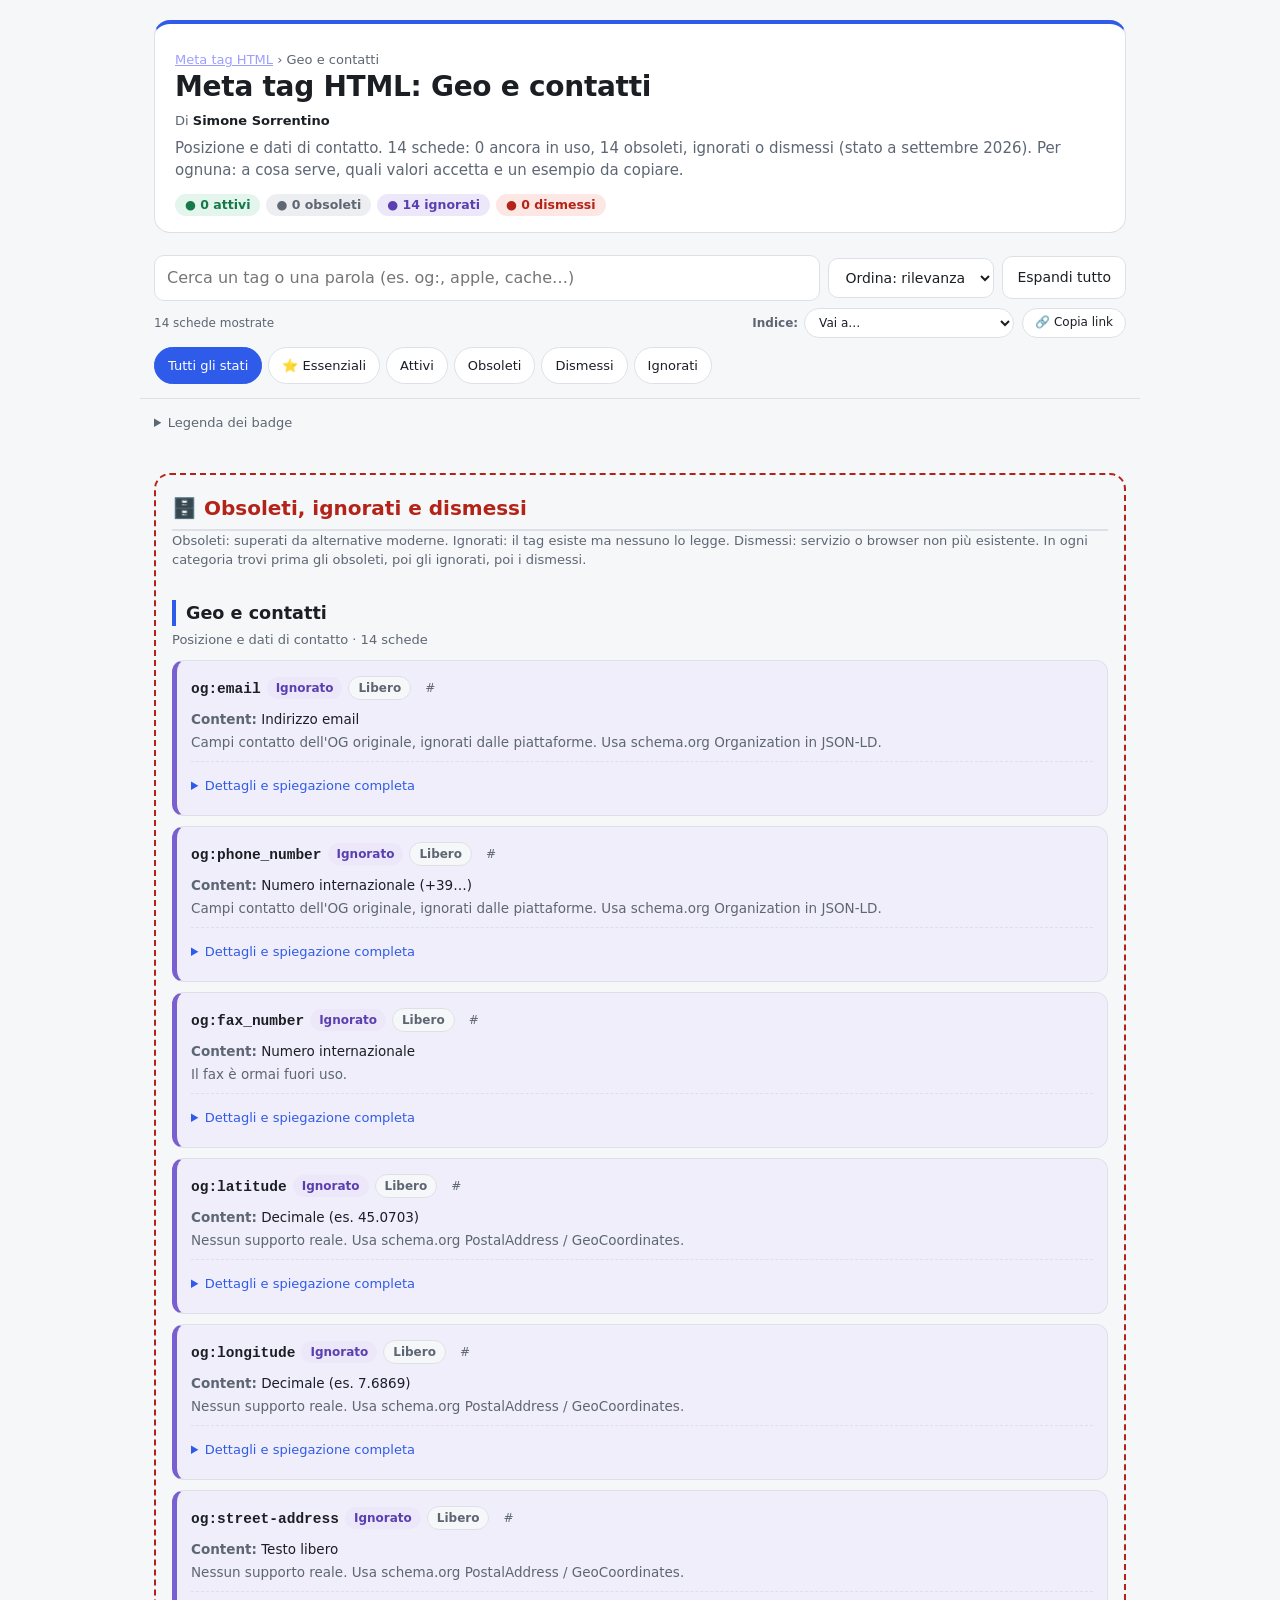
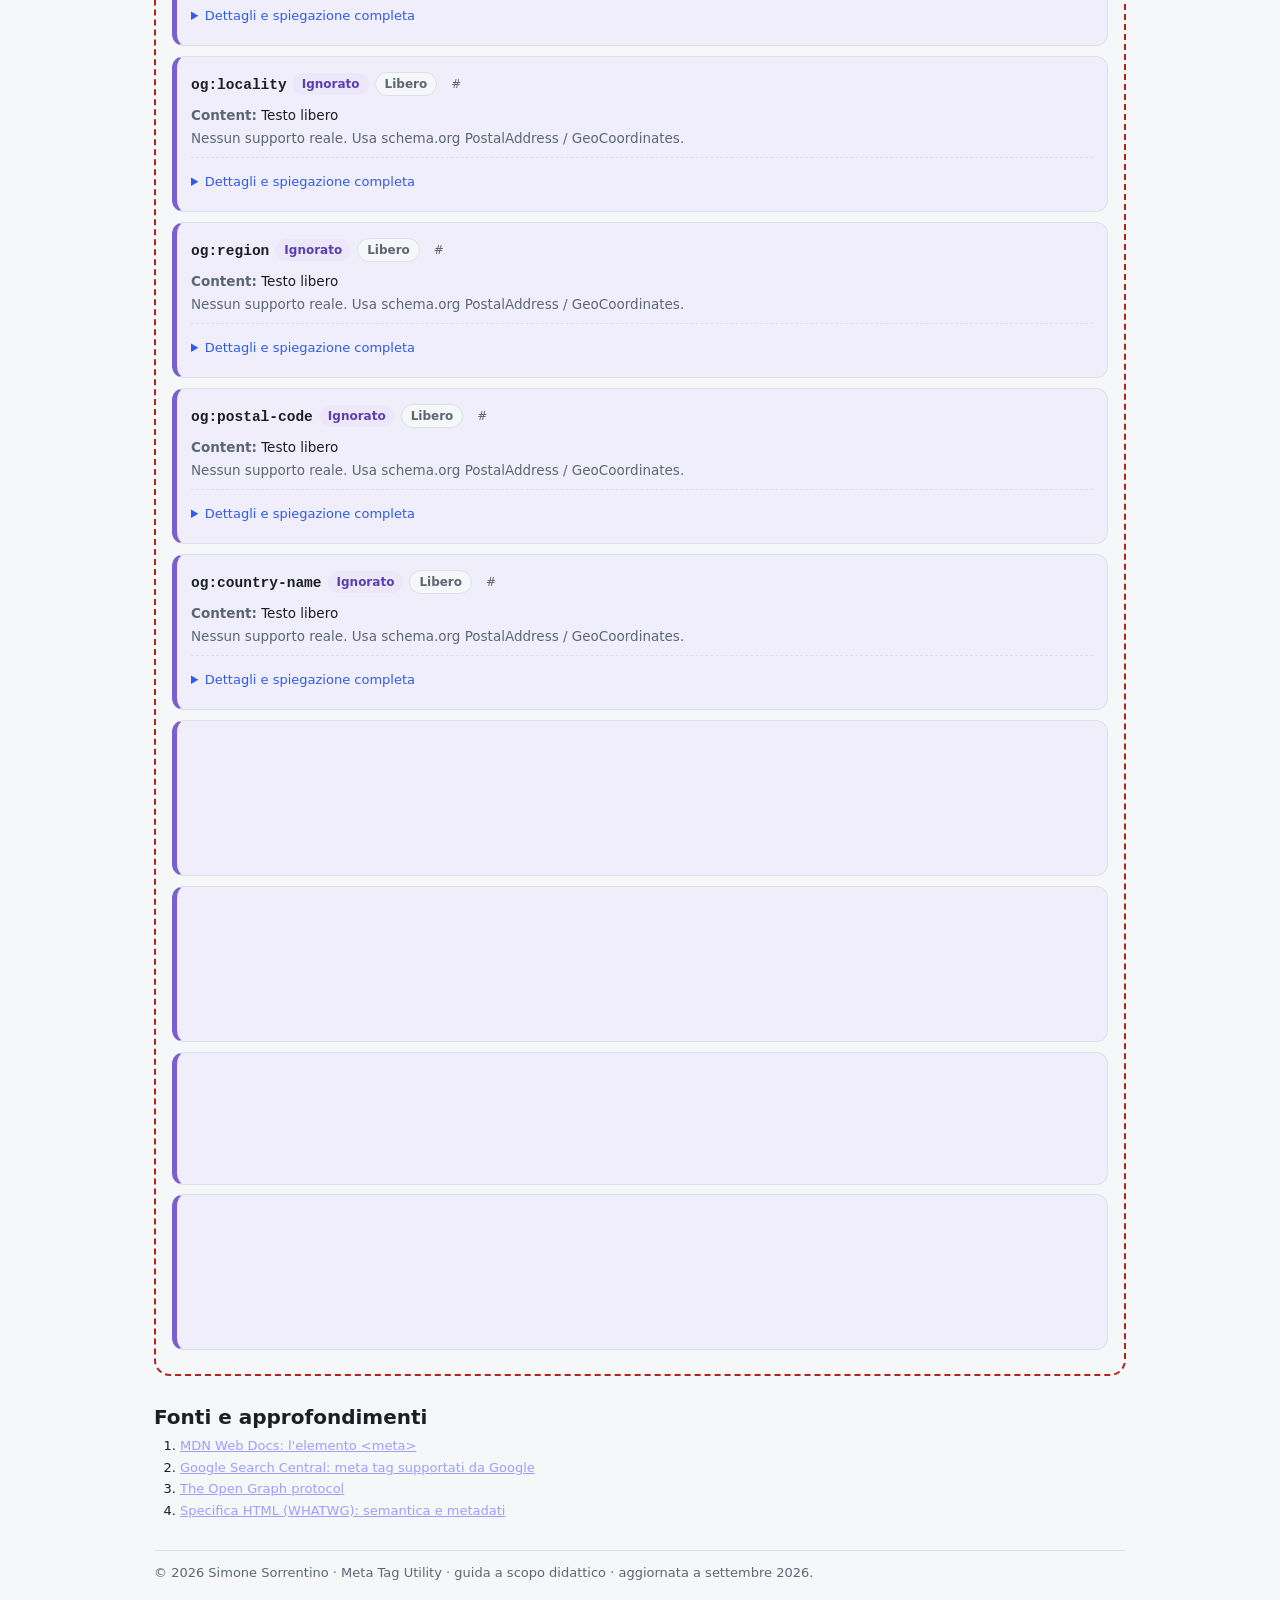
<file: meta-tag-geo-e-contatti.html>
<!DOCTYPE html>
<html lang="it">
<head>
<meta charset="UTF-8">
<meta name="viewport" content="width=device-width, initial-scale=1, viewport-fit=cover">
<title>Geo e contatti: meta tag HTML (guida 2026)</title>
<meta name="description" content="14 schede sui tag della categoria «Geo e contatti»: 14 obsoleti, ignorati o dismessi. Valori ammessi, esempi da copiare e consigli (aggiornato a settembre 2026).">
<meta name="author" content="Simone Sorrentino">
<meta name="robots" content="index, follow, max-snippet:-1, max-image-preview:large, max-video-preview:-1">
<link rel="canonical" href="https://mappeconcettuali.altervista.org/meta-tag-geo-e-contatti.html">
<link rel="icon" href="data:image/svg+xml,%3Csvg xmlns='http://www.w3.org/2000/svg' viewBox='0 0 100 100'%3E%3Ctext y='.9em' font-size='90'%3E🏷️%3C/text%3E%3C/svg%3E">
<meta name="color-scheme" content="light dark">
<meta name="theme-color" content="#f6f7f9" media="(prefers-color-scheme: light)">
<meta name="theme-color" content="#13161a" media="(prefers-color-scheme: dark)">
<meta property="og:type" content="article">
<meta property="og:site_name" content="Meta Tag Utility">
<meta property="og:locale" content="it_IT">
<meta property="og:title" content="Geo e contatti: meta tag HTML (guida 2026)">
<meta property="og:description" content="14 schede sui tag della categoria «Geo e contatti»: 14 obsoleti, ignorati o dismessi. Valori ammessi, esempi da copiare e consigli (aggiornato a settembre 2026).">
<meta property="og:url" content="https://mappeconcettuali.altervista.org/meta-tag-geo-e-contatti.html">
<meta property="og:image" content="https://mappeconcettuali.altervista.org/og-meta-tag-utility.png">
<meta property="og:image:type" content="image/png">
<meta property="og:image:width" content="1200">
<meta property="og:image:height" content="630">
<meta property="og:image:alt" content="Meta tag HTML: guida ai tag utili, obsoleti e ignorati">
<meta property="article:published_time" content="2026-10-01">
<meta property="article:modified_time" content="2026-10-01">
<meta property="article:author" content="Simone Sorrentino">
<meta name="twitter:card" content="summary_large_image">
<meta name="twitter:title" content="Geo e contatti: meta tag HTML (guida 2026)">
<meta name="twitter:description" content="14 schede sui tag della categoria «Geo e contatti»: 14 obsoleti, ignorati o dismessi. Valori ammessi, esempi da copiare e consigli (aggiornato a settembre 2026).">
<meta name="twitter:image" content="https://mappeconcettuali.altervista.org/og-meta-tag-utility.png">
<meta name="twitter:image:alt" content="Meta tag HTML: guida ai tag utili, obsoleti e ignorati">
<script type="application/ld+json">[{"@context":"https://schema.org","@type":"TechArticle","headline":"Meta tag HTML: Geo e contatti","description":"14 schede sui tag della categoria «Geo e contatti»: 14 obsoleti, ignorati o dismessi. Valori ammessi, esempi da copiare e consigli (aggiornato a settembre 2026).","inLanguage":"it","url":"https://mappeconcettuali.altervista.org/meta-tag-geo-e-contatti.html","mainEntityOfPage":"https://mappeconcettuali.altervista.org/meta-tag-geo-e-contatti.html","image":"https://mappeconcettuali.altervista.org/og-meta-tag-utility.png","datePublished":"2026-10-01","dateModified":"2026-10-01","isAccessibleForFree":true,"keywords":"meta tag, HTML, SEO, Open Graph, robots, canonical, viewport","about":{"@type":"Thing","name":"Meta tag HTML"},"author":{"@type":"Person","name":"Simone Sorrentino","url":"https://mappeconcettuali.altervista.org/"},"publisher":{"@type":"Organization","name":"Meta Tag Utility","url":"https://mappeconcettuali.altervista.org/"},"copyrightHolder":{"@type":"Person","name":"Simone Sorrentino"},"copyrightYear":2026,"isPartOf":{"@type":"WebPage","url":"https://mappeconcettuali.altervista.org/meta-tag.html","name":"Meta tag HTML: quali usare e quali evitare"}},{"@context":"https://schema.org","@type":"BreadcrumbList","itemListElement":[{"@type":"ListItem","position":1,"name":"Meta tag HTML","item":"https://mappeconcettuali.altervista.org/meta-tag.html"},{"@type":"ListItem","position":2,"name":"Geo e contatti","item":"https://mappeconcettuali.altervista.org/meta-tag-geo-e-contatti.html"}]}]</script>
<script>document.documentElement.classList.add("js")</script>
<link rel="stylesheet" href="resource/meta-tag.css?v=20261001e">
<noscript><style>.bar,.fl,.cp,.up{display:none}header .sub{display:block!important}.stats button{pointer-events:none}</style></noscript>
</head>
<body>
<a class="skip" href="#out">Vai ai contenuti</a>
<div class="w">
<header>
<p class="by"><a href="meta-tag.html">Meta tag HTML</a> › Geo e contatti</p>
<h1>Meta tag HTML: Geo e contatti</h1>
<p class="by">Di <strong>Simone Sorrentino</strong></p>
<p class="sub" id="sub">Posizione e dati di contatto. 14 schede: 0 ancora in uso, 14 obsoleti, ignorati o dismessi (stato a settembre 2026). Per ognuna: a cosa serve, quali valori accetta e un esempio da copiare.</p>
<button type="button" id="sm" class="sm" aria-expanded="false" aria-controls="sub" hidden>Leggi tutto</button>
<div class="stats" role="group" aria-label="Filtra per stato"><button type="button" class="b s-ok" data-st="ok" aria-pressed="false">● 0 attivi</button><button type="button" class="b s-old" data-st="old" aria-pressed="false">● 0 obsoleti</button><button type="button" class="b s-ign" data-st="ign" aria-pressed="false">● 14 ignorati</button><button type="button" class="b s-dead" data-st="dead" aria-pressed="false">● 0 dismessi</button></div>
</header>
<main>
<nav class="toc" aria-label="Indice delle categorie"><details><summary>Tutte le categorie</summary>
<p class="tg">Tutte le categorie</p><ul><li><a href="meta-tag-documento-e-rendering.html">Documento e rendering<span class="ct">24</span></a></li><li><a href="meta-tag-motori-di-ricerca.html">Motori di ricerca<span class="ct">27</span></a></li><li><a href="meta-tag-social-open-graph.html">Social / Open Graph<span class="ct">23</span></a></li><li><a href="meta-tag-open-graph-extra.html">Open Graph: tipi di oggetto e proprietà extra<span class="ct">40</span></a></li><li><a href="meta-tag-twitter-x-cards.html">X / Twitter Cards<span class="ct">8</span></a></li><li><a href="meta-tag-browser-e-pwa.html">Browser e PWA<span class="ct">6</span></a></li><li><a href="meta-tag-apple-ios.html">Apple / iOS<span class="ct">6</span></a></li><li><a href="meta-tag-http-equiv-cache-sicurezza.html">http-equiv, cache e sicurezza<span class="ct">16</span></a></li><li><a href="meta-tag-verifica-proprieta-sito.html">Verifica proprietà sito<span class="ct">12</span></a></li><li><a href="meta-tag-custom-e-framework.html">Custom e framework<span class="ct">7</span></a></li><li><a href="meta-tag-link-tag.html">Link tag (&lt;link&gt;)<span class="ct">45</span></a></li><li><a href="meta-tag-geo-e-contatti.html" aria-current="page">Geo e contatti<span class="ct">14</span></a></li><li><a href="meta-tag-microsoft-internet-explorer.html">Microsoft / Internet Explorer<span class="ct">14</span></a></li></ul></details></nav>
<div class="list">
<div id="bs" aria-hidden="true"></div>
<div class="bar" role="search"><div class="tb"><div class="sb"><label class="vh" for="q">Cerca un tag o una parola</label><input id="q" type="search" autocomplete="off" placeholder="Cerca in questa categoria"></div><label class="vh" for="ord">Ordina per</label><select id="ord" title="Ordina per"><option value="rel">Ordina: rilevanza</option><option value="az">Ordina: A–Z</option><option value="orig">Ordina: originale</option></select><button type="button" id="ex" class="tbb" aria-pressed="false">Espandi tutto</button></div><div class="cap cr"><span id="cnt" aria-live="polite"></span><label class="gl" for="go">Indice:</label><select id="go" title="Indice: vai a una categoria"></select><button type="button" id="sh" class="lk" title="Copia il link di questa vista filtrata" aria-label="Copia il link di questa vista">🔗<span class="dm"> Copia link</span></button><button type="button" id="rs" class="lk" aria-label="Azzera filtri" hidden>✕<span class="dm"> Azzera filtri</span></button></div><details class="fd" id="fd" open><summary>Filtra per categoria e stato<span class="bdg" id="fb" hidden></span></summary>
<div class="fl"><div class="chips" id="cc" role="group" aria-label="Filtra per categoria"></div><div class="chips" id="sc" role="group" aria-label="Filtra per stato"></div></div></details></div>
<details class="leg-d"><summary>Legenda dei badge</summary><div class="leg">
<span><span class="b s-ok">● Attivo</span> usato e supportato</span>
<span><span class="b s-old">● Obsoleto</span> superato da alternative moderne</span><span><span class="b s-ign">● Ignorato</span> esiste ma nessuno lo legge</span>
<span><span class="b s-dead">● Dismesso</span> servizio/browser non più esistente (nome barrato)</span>
<span><span class="b t">Libero</span> valore a scelta</span><span><span class="b t">White list</span> solo valori ammessi</span><span><span class="b t">Formato</span> sintassi fissa</span>
</div></details>
<div id="out">
<section class="grp box" id="archivio"><h2 class="st">🗄️ Obsoleti, ignorati e dismessi</h2><p class="d">Obsoleti: superati da alternative moderne. Ignorati: il tag esiste ma nessuno lo legge. Dismessi: servizio o browser non più esistente. In ogni categoria trovi prima gli obsoleti, poi gli ignorati, poi i dismessi.</p><section class='cs' id='archivio-geo'><h3>Geo e contatti</h3><p class='d'>Posizione e dati di contatto · <span class='cn'>14 schede</span></p><article class='c ign' id='og-email' data-cat='geo' data-st='ign' data-ess='0'><div class='h'><h4><code>og:email</code></h4><span class='b s-ign'>Ignorato</span><span class='b t'>Libero</span><a class='pl' href='#og-email' aria-label='Link diretto a og:email'>#</a></div><div class='v'><b>Content:</b> Indirizzo email</div><div class='n'>Campi contatto dell'OG originale, ignorati dalle piattaforme. Usa schema.org Organization in JSON-LD.</div><details><summary>Dettagli e spiegazione completa</summary><p class='lb'>In parole semplici</p><div class='wd'>Un cartellino con luogo o contatti della pagina.</div><p class='lb'>A cosa serve</p><div>Email di contatto nell'OG originale.</div><p class='lb'>Chi lo legge</p><div>Directory e servizi di geolocalizzazione (oggi quasi nessuno)</div><p class='lb'>Com'è fatto</p><div>attributo <b>property</b> = nome della proprietà social (il valore è fisso) · attributo <b>content</b> = il dato che scegli tu</div><p class='lb'>Contenuti possibili / ammessi</p><div>Indirizzo email</div><p class='lb'>È personalizzabile?</p><div>Sì: il valore è libero. Scrivi tu testo, URL o ID, nel formato descritto qui sopra.</div><p class='lb'>Se lo usi o lo ometti</p><div>Se lo lasci: non succede nulla, perché nessuno lo legge. Se lo togli: nessuna differenza e il codice è più pulito.</div><p class='lb'>Note e consigli</p><div>Campi contatto dell'OG originale, ignorati dalle piattaforme. Usa schema.org Organization in JSON-LD.</div><p class='lb'>Esempio</p><div class='cb'><button type='button' class='cp'>Copia esempio</button><pre>&lt;!-- Inutile: nessun browser o motore lo legge --&gt;
&lt;meta property="og:email" content="<mark>info@esempio.it</mark>"&gt;</pre></div><div class='cap'>Evidenziato: la parte che puoi personalizzare.</div></details></article><article class='c ign' id='og-phone-number' data-cat='geo' data-st='ign' data-ess='0'><div class='h'><h4><code>og:phone_number</code></h4><span class='b s-ign'>Ignorato</span><span class='b t'>Libero</span><a class='pl' href='#og-phone-number' aria-label='Link diretto a og:phone_number'>#</a></div><div class='v'><b>Content:</b> Numero internazionale (+39…)</div><div class='n'>Campi contatto dell'OG originale, ignorati dalle piattaforme. Usa schema.org Organization in JSON-LD.</div><details><summary>Dettagli e spiegazione completa</summary><p class='lb'>In parole semplici</p><div class='wd'>Un cartellino con luogo o contatti della pagina.</div><p class='lb'>A cosa serve</p><div>Telefono di contatto.</div><p class='lb'>Chi lo legge</p><div>Directory e servizi di geolocalizzazione (oggi quasi nessuno)</div><p class='lb'>Com'è fatto</p><div>attributo <b>property</b> = nome della proprietà social (il valore è fisso) · attributo <b>content</b> = il dato che scegli tu</div><p class='lb'>Contenuti possibili / ammessi</p><div>Numero internazionale (+39…)</div><p class='lb'>È personalizzabile?</p><div>Sì: il valore è libero. Scrivi tu testo, URL o ID, nel formato descritto qui sopra.</div><p class='lb'>Se lo usi o lo ometti</p><div>Se lo lasci: non succede nulla, perché nessuno lo legge. Se lo togli: nessuna differenza e il codice è più pulito.</div><p class='lb'>Note e consigli</p><div>Campi contatto dell'OG originale, ignorati dalle piattaforme. Usa schema.org Organization in JSON-LD.</div><p class='lb'>Esempio</p><div class='cb'><button type='button' class='cp'>Copia esempio</button><pre>&lt;!-- Inutile: nessun browser o motore lo legge --&gt;
&lt;meta property="og:phone_number" content="<mark>+39 011 1234567</mark>"&gt;</pre></div><div class='cap'>Evidenziato: la parte che puoi personalizzare.</div></details></article><article class='c ign' id='og-fax-number' data-cat='geo' data-st='ign' data-ess='0'><div class='h'><h4><code>og:fax_number</code></h4><span class='b s-ign'>Ignorato</span><span class='b t'>Libero</span><a class='pl' href='#og-fax-number' aria-label='Link diretto a og:fax_number'>#</a></div><div class='v'><b>Content:</b> Numero internazionale</div><div class='n'>Il fax è ormai fuori uso.</div><details><summary>Dettagli e spiegazione completa</summary><p class='lb'>In parole semplici</p><div class='wd'>Un cartellino con luogo o contatti della pagina.</div><p class='lb'>A cosa serve</p><div>Fax di contatto.</div><p class='lb'>Chi lo legge</p><div>Directory e servizi di geolocalizzazione (oggi quasi nessuno)</div><p class='lb'>Com'è fatto</p><div>attributo <b>property</b> = nome della proprietà social (il valore è fisso) · attributo <b>content</b> = il dato che scegli tu</div><p class='lb'>Contenuti possibili / ammessi</p><div>Numero internazionale</div><p class='lb'>È personalizzabile?</p><div>Sì: il valore è libero. Scrivi tu testo, URL o ID, nel formato descritto qui sopra.</div><p class='lb'>Se lo usi o lo ometti</p><div>Se lo lasci: non succede nulla, perché nessuno lo legge. Se lo togli: nessuna differenza e il codice è più pulito.</div><p class='lb'>Note e consigli</p><div>Il fax è ormai fuori uso.</div><p class='lb'>Esempio</p><div class='cb'><button type='button' class='cp'>Copia esempio</button><pre>&lt;!-- Inutile: nessun browser o motore lo legge --&gt;
&lt;meta property="og:fax_number" content="<mark>+39 011 7654321</mark>"&gt;</pre></div><div class='cap'>Evidenziato: la parte che puoi personalizzare.</div></details></article><article class='c ign' id='og-latitude' data-cat='geo' data-st='ign' data-ess='0'><div class='h'><h4><code>og:latitude</code></h4><span class='b s-ign'>Ignorato</span><span class='b t'>Libero</span><a class='pl' href='#og-latitude' aria-label='Link diretto a og:latitude'>#</a></div><div class='v'><b>Content:</b> Decimale (es. 45.0703)</div><div class='n'>Nessun supporto reale. Usa schema.org PostalAddress / GeoCoordinates.</div><details><summary>Dettagli e spiegazione completa</summary><p class='lb'>In parole semplici</p><div class='wd'>Un cartellino con luogo o contatti della pagina.</div><p class='lb'>A cosa serve</p><div>Latitudine del luogo.</div><p class='lb'>Chi lo legge</p><div>Directory e servizi di geolocalizzazione (oggi quasi nessuno)</div><p class='lb'>Com'è fatto</p><div>attributo <b>property</b> = nome della proprietà social (il valore è fisso) · attributo <b>content</b> = il dato che scegli tu</div><p class='lb'>Contenuti possibili / ammessi</p><div>Decimale (es. 45.0703)</div><p class='lb'>È personalizzabile?</p><div>Sì: il valore è libero. Scrivi tu testo, URL o ID, nel formato descritto qui sopra.</div><p class='lb'>Se lo usi o lo ometti</p><div>Se lo lasci: non succede nulla, perché nessuno lo legge. Se lo togli: nessuna differenza e il codice è più pulito.</div><p class='lb'>Note e consigli</p><div>Nessun supporto reale. Usa schema.org PostalAddress / GeoCoordinates.</div><p class='lb'>Esempio</p><div class='cb'><button type='button' class='cp'>Copia esempio</button><pre>&lt;!-- Inutile: nessun browser o motore lo legge --&gt;
&lt;meta property="og:latitude" content="<mark>45.0703</mark>"&gt;</pre></div><div class='cap'>Evidenziato: la parte che puoi personalizzare.</div></details></article><article class='c ign' id='og-longitude' data-cat='geo' data-st='ign' data-ess='0'><div class='h'><h4><code>og:longitude</code></h4><span class='b s-ign'>Ignorato</span><span class='b t'>Libero</span><a class='pl' href='#og-longitude' aria-label='Link diretto a og:longitude'>#</a></div><div class='v'><b>Content:</b> Decimale (es. 7.6869)</div><div class='n'>Nessun supporto reale. Usa schema.org PostalAddress / GeoCoordinates.</div><details><summary>Dettagli e spiegazione completa</summary><p class='lb'>In parole semplici</p><div class='wd'>Un cartellino con luogo o contatti della pagina.</div><p class='lb'>A cosa serve</p><div>Longitudine del luogo.</div><p class='lb'>Chi lo legge</p><div>Directory e servizi di geolocalizzazione (oggi quasi nessuno)</div><p class='lb'>Com'è fatto</p><div>attributo <b>property</b> = nome della proprietà social (il valore è fisso) · attributo <b>content</b> = il dato che scegli tu</div><p class='lb'>Contenuti possibili / ammessi</p><div>Decimale (es. 7.6869)</div><p class='lb'>È personalizzabile?</p><div>Sì: il valore è libero. Scrivi tu testo, URL o ID, nel formato descritto qui sopra.</div><p class='lb'>Se lo usi o lo ometti</p><div>Se lo lasci: non succede nulla, perché nessuno lo legge. Se lo togli: nessuna differenza e il codice è più pulito.</div><p class='lb'>Note e consigli</p><div>Nessun supporto reale. Usa schema.org PostalAddress / GeoCoordinates.</div><p class='lb'>Esempio</p><div class='cb'><button type='button' class='cp'>Copia esempio</button><pre>&lt;!-- Inutile: nessun browser o motore lo legge --&gt;
&lt;meta property="og:longitude" content="<mark>7.6869</mark>"&gt;</pre></div><div class='cap'>Evidenziato: la parte che puoi personalizzare.</div></details></article><article class='c ign' id='og-street-address' data-cat='geo' data-st='ign' data-ess='0'><div class='h'><h4><code>og:street-address</code></h4><span class='b s-ign'>Ignorato</span><span class='b t'>Libero</span><a class='pl' href='#og-street-address' aria-label='Link diretto a og:street-address'>#</a></div><div class='v'><b>Content:</b> Testo libero</div><div class='n'>Nessun supporto reale. Usa schema.org PostalAddress / GeoCoordinates.</div><details><summary>Dettagli e spiegazione completa</summary><p class='lb'>In parole semplici</p><div class='wd'>Un cartellino con luogo o contatti della pagina.</div><p class='lb'>A cosa serve</p><div>Via e numero civico.</div><p class='lb'>Chi lo legge</p><div>Directory e servizi di geolocalizzazione (oggi quasi nessuno)</div><p class='lb'>Com'è fatto</p><div>attributo <b>property</b> = nome della proprietà social (il valore è fisso) · attributo <b>content</b> = il dato che scegli tu</div><p class='lb'>Contenuti possibili / ammessi</p><div>Testo libero</div><p class='lb'>È personalizzabile?</p><div>Sì: il valore è libero. Scrivi tu testo, URL o ID, nel formato descritto qui sopra.</div><p class='lb'>Se lo usi o lo ometti</p><div>Se lo lasci: non succede nulla, perché nessuno lo legge. Se lo togli: nessuna differenza e il codice è più pulito.</div><p class='lb'>Note e consigli</p><div>Nessun supporto reale. Usa schema.org PostalAddress / GeoCoordinates.</div><p class='lb'>Esempio</p><div class='cb'><button type='button' class='cp'>Copia esempio</button><pre>&lt;!-- Inutile: nessun browser o motore lo legge --&gt;
&lt;meta property="og:street-address" content="<mark>Via Roma 1</mark>"&gt;</pre></div><div class='cap'>Evidenziato: la parte che puoi personalizzare.</div></details></article><article class='c ign' id='og-locality' data-cat='geo' data-st='ign' data-ess='0'><div class='h'><h4><code>og:locality</code></h4><span class='b s-ign'>Ignorato</span><span class='b t'>Libero</span><a class='pl' href='#og-locality' aria-label='Link diretto a og:locality'>#</a></div><div class='v'><b>Content:</b> Testo libero</div><div class='n'>Nessun supporto reale. Usa schema.org PostalAddress / GeoCoordinates.</div><details><summary>Dettagli e spiegazione completa</summary><p class='lb'>In parole semplici</p><div class='wd'>Un cartellino con luogo o contatti della pagina.</div><p class='lb'>A cosa serve</p><div>Città.</div><p class='lb'>Chi lo legge</p><div>Directory e servizi di geolocalizzazione (oggi quasi nessuno)</div><p class='lb'>Com'è fatto</p><div>attributo <b>property</b> = nome della proprietà social (il valore è fisso) · attributo <b>content</b> = il dato che scegli tu</div><p class='lb'>Contenuti possibili / ammessi</p><div>Testo libero</div><p class='lb'>È personalizzabile?</p><div>Sì: il valore è libero. Scrivi tu testo, URL o ID, nel formato descritto qui sopra.</div><p class='lb'>Se lo usi o lo ometti</p><div>Se lo lasci: non succede nulla, perché nessuno lo legge. Se lo togli: nessuna differenza e il codice è più pulito.</div><p class='lb'>Note e consigli</p><div>Nessun supporto reale. Usa schema.org PostalAddress / GeoCoordinates.</div><p class='lb'>Esempio</p><div class='cb'><button type='button' class='cp'>Copia esempio</button><pre>&lt;!-- Inutile: nessun browser o motore lo legge --&gt;
&lt;meta property="og:locality" content="<mark>Torino</mark>"&gt;</pre></div><div class='cap'>Evidenziato: la parte che puoi personalizzare.</div></details></article><article class='c ign' id='og-region' data-cat='geo' data-st='ign' data-ess='0'><div class='h'><h4><code>og:region</code></h4><span class='b s-ign'>Ignorato</span><span class='b t'>Libero</span><a class='pl' href='#og-region' aria-label='Link diretto a og:region'>#</a></div><div class='v'><b>Content:</b> Testo libero</div><div class='n'>Nessun supporto reale. Usa schema.org PostalAddress / GeoCoordinates.</div><details><summary>Dettagli e spiegazione completa</summary><p class='lb'>In parole semplici</p><div class='wd'>Un cartellino con luogo o contatti della pagina.</div><p class='lb'>A cosa serve</p><div>Regione o provincia.</div><p class='lb'>Chi lo legge</p><div>Directory e servizi di geolocalizzazione (oggi quasi nessuno)</div><p class='lb'>Com'è fatto</p><div>attributo <b>property</b> = nome della proprietà social (il valore è fisso) · attributo <b>content</b> = il dato che scegli tu</div><p class='lb'>Contenuti possibili / ammessi</p><div>Testo libero</div><p class='lb'>È personalizzabile?</p><div>Sì: il valore è libero. Scrivi tu testo, URL o ID, nel formato descritto qui sopra.</div><p class='lb'>Se lo usi o lo ometti</p><div>Se lo lasci: non succede nulla, perché nessuno lo legge. Se lo togli: nessuna differenza e il codice è più pulito.</div><p class='lb'>Note e consigli</p><div>Nessun supporto reale. Usa schema.org PostalAddress / GeoCoordinates.</div><p class='lb'>Esempio</p><div class='cb'><button type='button' class='cp'>Copia esempio</button><pre>&lt;!-- Inutile: nessun browser o motore lo legge --&gt;
&lt;meta property="og:region" content="<mark>TO</mark>"&gt;</pre></div><div class='cap'>Evidenziato: la parte che puoi personalizzare.</div></details></article><article class='c ign' id='og-postal-code' data-cat='geo' data-st='ign' data-ess='0'><div class='h'><h4><code>og:postal-code</code></h4><span class='b s-ign'>Ignorato</span><span class='b t'>Libero</span><a class='pl' href='#og-postal-code' aria-label='Link diretto a og:postal-code'>#</a></div><div class='v'><b>Content:</b> Testo libero</div><div class='n'>Nessun supporto reale. Usa schema.org PostalAddress / GeoCoordinates.</div><details><summary>Dettagli e spiegazione completa</summary><p class='lb'>In parole semplici</p><div class='wd'>Un cartellino con luogo o contatti della pagina.</div><p class='lb'>A cosa serve</p><div>CAP.</div><p class='lb'>Chi lo legge</p><div>Directory e servizi di geolocalizzazione (oggi quasi nessuno)</div><p class='lb'>Com'è fatto</p><div>attributo <b>property</b> = nome della proprietà social (il valore è fisso) · attributo <b>content</b> = il dato che scegli tu</div><p class='lb'>Contenuti possibili / ammessi</p><div>Testo libero</div><p class='lb'>È personalizzabile?</p><div>Sì: il valore è libero. Scrivi tu testo, URL o ID, nel formato descritto qui sopra.</div><p class='lb'>Se lo usi o lo ometti</p><div>Se lo lasci: non succede nulla, perché nessuno lo legge. Se lo togli: nessuna differenza e il codice è più pulito.</div><p class='lb'>Note e consigli</p><div>Nessun supporto reale. Usa schema.org PostalAddress / GeoCoordinates.</div><p class='lb'>Esempio</p><div class='cb'><button type='button' class='cp'>Copia esempio</button><pre>&lt;!-- Inutile: nessun browser o motore lo legge --&gt;
&lt;meta property="og:postal-code" content="<mark>10121</mark>"&gt;</pre></div><div class='cap'>Evidenziato: la parte che puoi personalizzare.</div></details></article><article class='c ign' id='og-country-name' data-cat='geo' data-st='ign' data-ess='0'><div class='h'><h4><code>og:country-name</code></h4><span class='b s-ign'>Ignorato</span><span class='b t'>Libero</span><a class='pl' href='#og-country-name' aria-label='Link diretto a og:country-name'>#</a></div><div class='v'><b>Content:</b> Testo libero</div><div class='n'>Nessun supporto reale. Usa schema.org PostalAddress / GeoCoordinates.</div><details><summary>Dettagli e spiegazione completa</summary><p class='lb'>In parole semplici</p><div class='wd'>Un cartellino con luogo o contatti della pagina.</div><p class='lb'>A cosa serve</p><div>Paese.</div><p class='lb'>Chi lo legge</p><div>Directory e servizi di geolocalizzazione (oggi quasi nessuno)</div><p class='lb'>Com'è fatto</p><div>attributo <b>property</b> = nome della proprietà social (il valore è fisso) · attributo <b>content</b> = il dato che scegli tu</div><p class='lb'>Contenuti possibili / ammessi</p><div>Testo libero</div><p class='lb'>È personalizzabile?</p><div>Sì: il valore è libero. Scrivi tu testo, URL o ID, nel formato descritto qui sopra.</div><p class='lb'>Se lo usi o lo ometti</p><div>Se lo lasci: non succede nulla, perché nessuno lo legge. Se lo togli: nessuna differenza e il codice è più pulito.</div><p class='lb'>Note e consigli</p><div>Nessun supporto reale. Usa schema.org PostalAddress / GeoCoordinates.</div><p class='lb'>Esempio</p><div class='cb'><button type='button' class='cp'>Copia esempio</button><pre>&lt;!-- Inutile: nessun browser o motore lo legge --&gt;
&lt;meta property="og:country-name" content="<mark>Italia</mark>"&gt;</pre></div><div class='cap'>Evidenziato: la parte che puoi personalizzare.</div></details></article><article class='c ign' id='icbm' data-cat='geo' data-st='ign' data-ess='0'><div class='h'><h4><code>ICBM</code></h4><span class='b s-ign'>Ignorato</span><span class='b t'>Formato</span><a class='pl' href='#icbm' aria-label='Link diretto a ICBM'>#</a></div><div class='v'><b>Content:</b> 40.746990, -73.980537 (lat, lon)</div><div class='n'>Standard di blog anni 2000 per Geourl; ignorato da Google Maps. <b>Più valori:</b> sì, separati da virgola (<code>,</code>).</div><details><summary>Dettagli e spiegazione completa</summary><p class='lb'>In parole semplici</p><div class='wd'>Un cartellino con luogo o contatti della pagina.</div><p class='lb'>A cosa serve</p><div>Dichiarava le coordinate geografiche della pagina (usato da Geourl e directory di blog).</div><p class='lb'>Chi lo legge</p><div>Directory e servizi di geolocalizzazione (oggi quasi nessuno)</div><p class='lb'>Com'è fatto</p><div>attributo <b>name</b> = quale informazione stai dando (il valore è fisso, es. description) · attributo <b>content</b> = il dato che scegli tu</div><p class='lb'>Contenuti possibili / ammessi</p><div>40.746990, -73.980537 (lat, lon)</div><p class='lb'>Più valori e delimitatore</p><div><b>Delimitatore: virgola</b> (<code>,</code>) tra latitudine e longitudine: <code>45.0703, 7.6869</code>.</div><p class='lb'>È personalizzabile?</p><div>In parte: la sintassi è fissa, ma il dato (URL, ID, dimensioni, nome) è il tuo.</div><p class='lb'>Se lo usi o lo ometti</p><div>Se lo lasci: non succede nulla, perché nessuno lo legge. Se lo togli: nessuna differenza e il codice è più pulito.</div><p class='lb'>Note e consigli</p><div>Standard di blog anni 2000 per Geourl; ignorato da Google Maps.</div><p class='lb'>Esempio</p><div class='cb'><button type='button' class='cp'>Copia esempio</button><pre>&lt;!-- Inutile: nessun browser o motore lo legge --&gt;
&lt;meta name="ICBM" content="<mark>45.0703, 7.6869</mark>"&gt;</pre></div><div class='cap'>Evidenziato: la parte che puoi personalizzare.</div></details></article><article class='c ign' id='geo-region' data-cat='geo' data-st='ign' data-ess='0'><div class='h'><h4><code>geo.region</code></h4><span class='b s-ign'>Ignorato</span><span class='b t'>Formato</span><a class='pl' href='#geo-region' aria-label='Link diretto a geo.region'>#</a></div><div class='v'><b>Content:</b> Codice (es. IT-TO)</div><div class='n'>Per la geolocalizzazione usa schema.org/JSON-LD.</div><details><summary>Dettagli e spiegazione completa</summary><p class='lb'>In parole semplici</p><div class='wd'>Un cartellino con luogo o contatti della pagina.</div><p class='lb'>A cosa serve</p><div>Regione della pagina in formato ISO 3166-2.</div><p class='lb'>Chi lo legge</p><div>Directory e servizi di geolocalizzazione (oggi quasi nessuno)</div><p class='lb'>Com'è fatto</p><div>attributo <b>name</b> = quale informazione stai dando (il valore è fisso, es. description) · attributo <b>content</b> = il dato che scegli tu</div><p class='lb'>Contenuti possibili / ammessi</p><div>Codice (es. IT-TO)</div><p class='lb'>È personalizzabile?</p><div>In parte: la sintassi è fissa, ma il dato (URL, ID, dimensioni, nome) è il tuo.</div><p class='lb'>Se lo usi o lo ometti</p><div>Se lo lasci: non succede nulla, perché nessuno lo legge. Se lo togli: nessuna differenza e il codice è più pulito.</div><p class='lb'>Note e consigli</p><div>Per la geolocalizzazione usa schema.org/JSON-LD.</div><p class='lb'>Esempio</p><div class='cb'><button type='button' class='cp'>Copia esempio</button><pre>&lt;!-- Inutile: nessun browser o motore lo legge --&gt;
&lt;meta name="geo.region" content="<mark>IT-TO</mark>"&gt;</pre></div><div class='cap'>Evidenziato: la parte che puoi personalizzare.</div></details></article><article class='c ign' id='geo-placename' data-cat='geo' data-st='ign' data-ess='0'><div class='h'><h4><code>geo.placename</code></h4><span class='b s-ign'>Ignorato</span><span class='b t'>Libero</span><a class='pl' href='#geo-placename' aria-label='Link diretto a geo.placename'>#</a></div><div class='v'><b>Content:</b> Testo libero (es. Torino)</div><div class='n'></div><details><summary>Dettagli e spiegazione completa</summary><p class='lb'>In parole semplici</p><div class='wd'>Un cartellino con luogo o contatti della pagina.</div><p class='lb'>A cosa serve</p><div>Nome del luogo della pagina.</div><p class='lb'>Chi lo legge</p><div>Directory e servizi di geolocalizzazione (oggi quasi nessuno)</div><p class='lb'>Com'è fatto</p><div>attributo <b>name</b> = quale informazione stai dando (il valore è fisso, es. description) · attributo <b>content</b> = il dato che scegli tu</div><p class='lb'>Contenuti possibili / ammessi</p><div>Testo libero (es. Torino)</div><p class='lb'>È personalizzabile?</p><div>Sì: il valore è libero. Scrivi tu testo, URL o ID, nel formato descritto qui sopra.</div><p class='lb'>Se lo usi o lo ometti</p><div>Se lo lasci: non succede nulla, perché nessuno lo legge. Se lo togli: nessuna differenza e il codice è più pulito.</div><p class='lb'>Note e consigli</p><div></div><p class='lb'>Esempio</p><div class='cb'><button type='button' class='cp'>Copia esempio</button><pre>&lt;!-- Inutile: nessun browser o motore lo legge --&gt;
&lt;meta name="geo.placename" content="<mark>Torino</mark>"&gt;</pre></div><div class='cap'>Evidenziato: la parte che puoi personalizzare.</div></details></article><article class='c ign' id='geo-position' data-cat='geo' data-st='ign' data-ess='0'><div class='h'><h4><code>geo.position</code></h4><span class='b s-ign'>Ignorato</span><span class='b t'>Formato</span><a class='pl' href='#geo-position' aria-label='Link diretto a geo.position'>#</a></div><div class='v'><b>Content:</b> latitudine;longitudine (es. 45.0703;7.6869)</div><div class='n'>Parente di ICBM. <b>Più valori:</b> sì, separati da punto e virgola (<code>;</code>).</div><details><summary>Dettagli e spiegazione completa</summary><p class='lb'>In parole semplici</p><div class='wd'>Un cartellino con luogo o contatti della pagina.</div><p class='lb'>A cosa serve</p><div>Coordinate della pagina.</div><p class='lb'>Chi lo legge</p><div>Directory e servizi di geolocalizzazione (oggi quasi nessuno)</div><p class='lb'>Com'è fatto</p><div>attributo <b>name</b> = quale informazione stai dando (il valore è fisso, es. description) · attributo <b>content</b> = il dato che scegli tu</div><p class='lb'>Contenuti possibili / ammessi</p><div>latitudine;longitudine (es. 45.0703;7.6869)</div><p class='lb'>Più valori e delimitatore</p><div><b>Delimitatore: punto e virgola</b> (<code>;</code>) tra latitudine e longitudine: <code>45.0703;7.6869</code>.</div><p class='lb'>È personalizzabile?</p><div>In parte: la sintassi è fissa, ma il dato (URL, ID, dimensioni, nome) è il tuo.</div><p class='lb'>Se lo usi o lo ometti</p><div>Se lo lasci: non succede nulla, perché nessuno lo legge. Se lo togli: nessuna differenza e il codice è più pulito.</div><p class='lb'>Note e consigli</p><div>Parente di ICBM.</div><p class='lb'>Esempio</p><div class='cb'><button type='button' class='cp'>Copia esempio</button><pre>&lt;!-- Inutile: nessun browser o motore lo legge --&gt;
&lt;meta name="geo.position" content="<mark>45.0703;7.6869</mark>"&gt;</pre></div><div class='cap'>Evidenziato: la parte che puoi personalizzare.</div></details></article></section></section>
</div>
<p class="e" id="none" hidden>Nessun risultato</p>
</div>
<nav class="toc" aria-label="Categoria precedente e successiva"><p class="tg">Continua a leggere</p><ul><li><a href="meta-tag-link-tag.html">← Link tag (&lt;link&gt;)</a></li><li><a href="meta-tag.html">Indice generale</a></li><li><a href="meta-tag-microsoft-internet-explorer.html">Microsoft / Internet Explorer →</a></li></ul></nav>
<section class="src"><h2 class="st">Fonti e approfondimenti</h2>
<ol class="vl">
<li><a href="https://developer.mozilla.org/en-US/docs/Web/HTML/Element/meta" rel="noopener" target="_blank">MDN Web Docs: l'elemento &lt;meta&gt;</a></li>
<li><a href="https://developers.google.com/search/docs/crawling-indexing/special-tags" rel="noopener" target="_blank">Google Search Central: meta tag supportati da Google</a></li>
<li><a href="https://ogp.me/" rel="noopener" target="_blank">The Open Graph protocol</a></li>
<li><a href="https://html.spec.whatwg.org/multipage/semantics.html" rel="noopener" target="_blank">Specifica HTML (WHATWG): semantica e metadati</a></li>
</ol></section>
</main>
<footer>© 2026 Simone Sorrentino · Meta Tag Utility · guida a scopo didattico · aggiornata a settembre 2026.</footer>
</div>
<button type="button" id="up" class="up" aria-label="Torna su" hidden>↑</button>
<div class="vh" id="live" role="status"></div>
<script src="resource/meta-tag.js" defer></script>
</body>
</html>
</file>
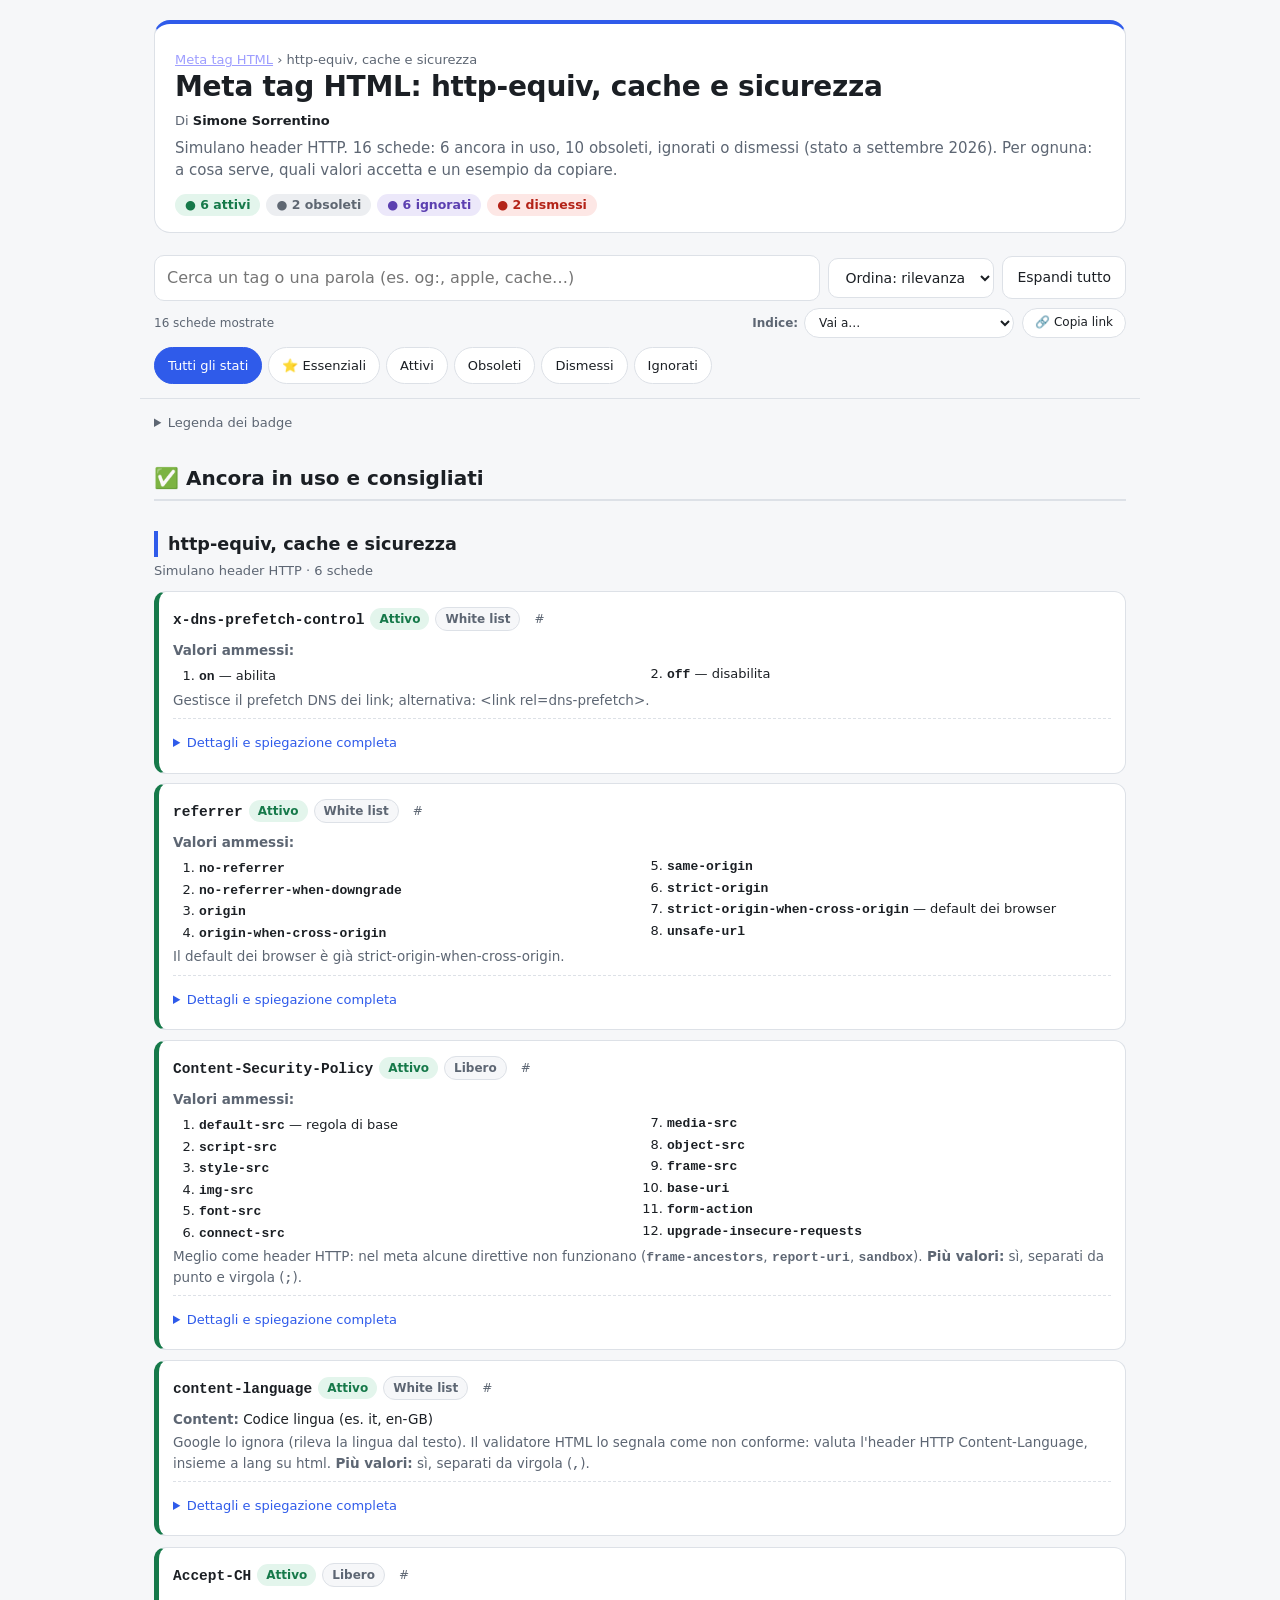
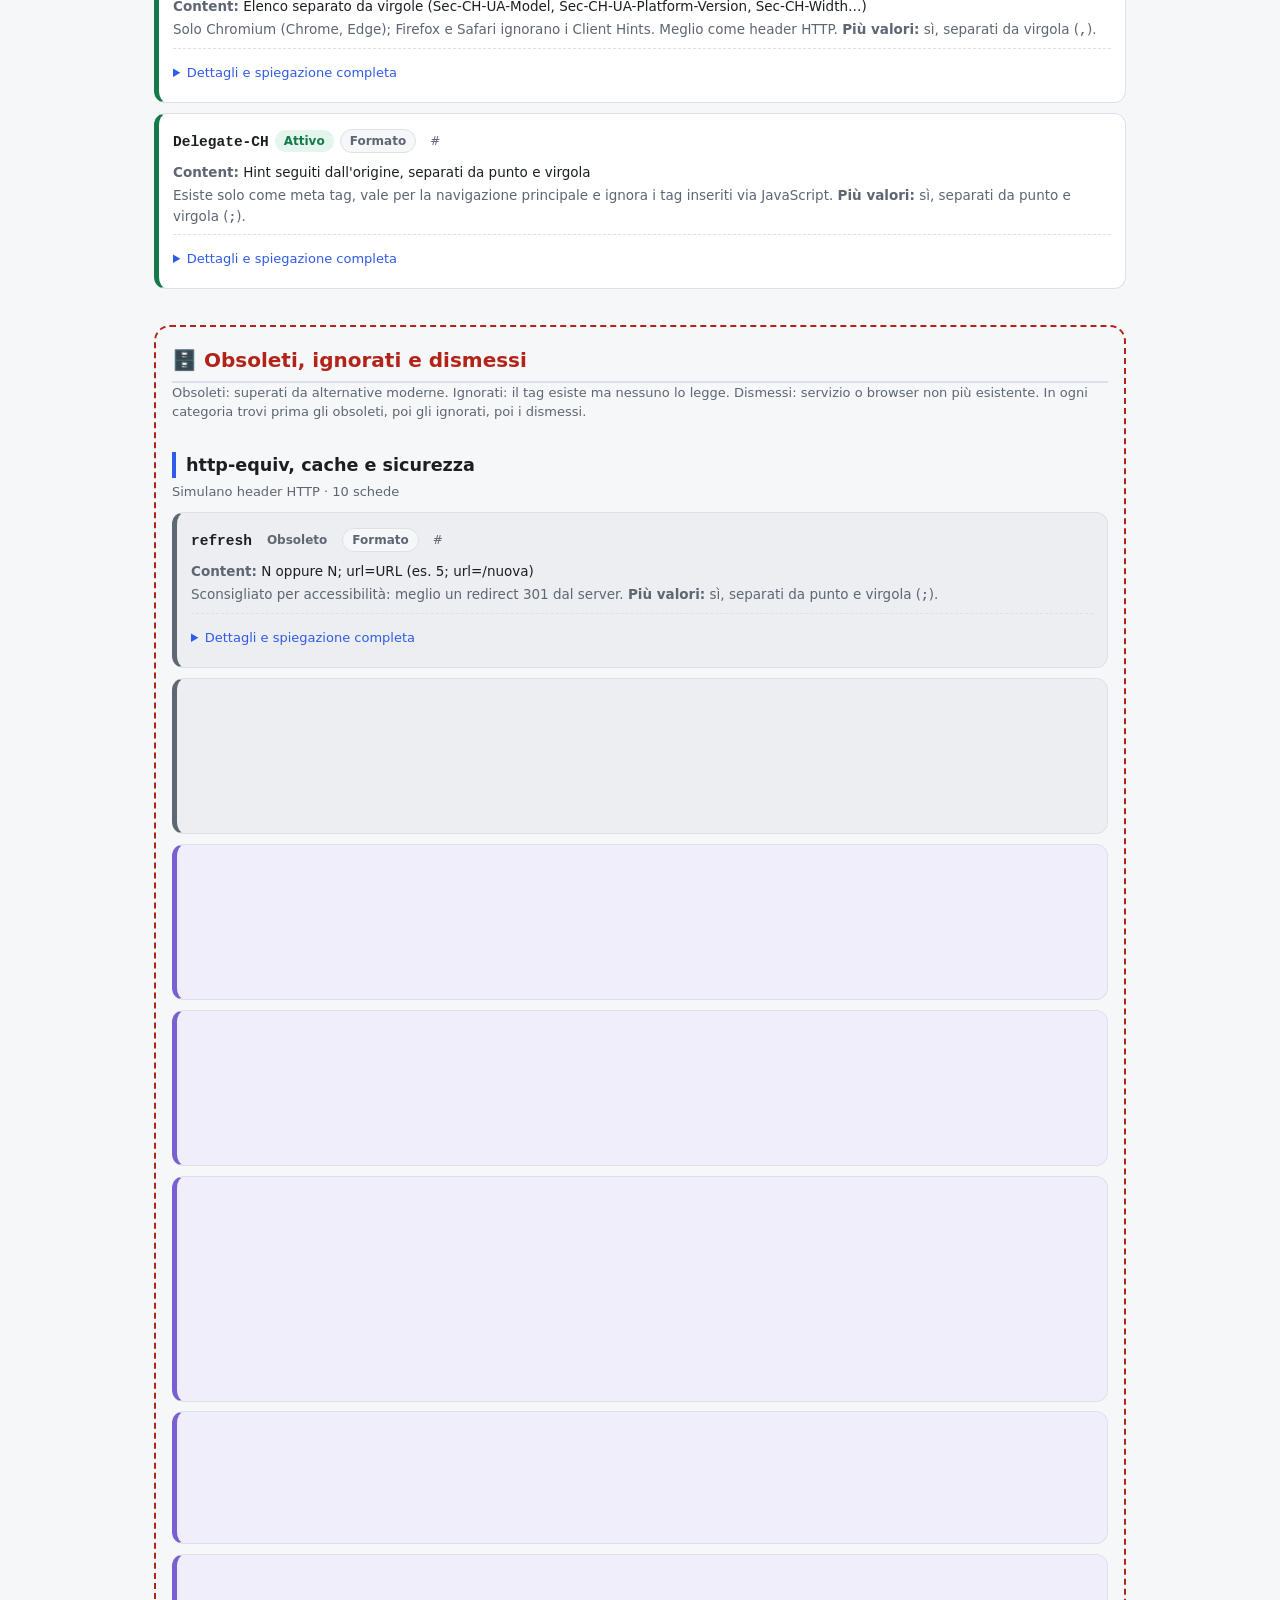
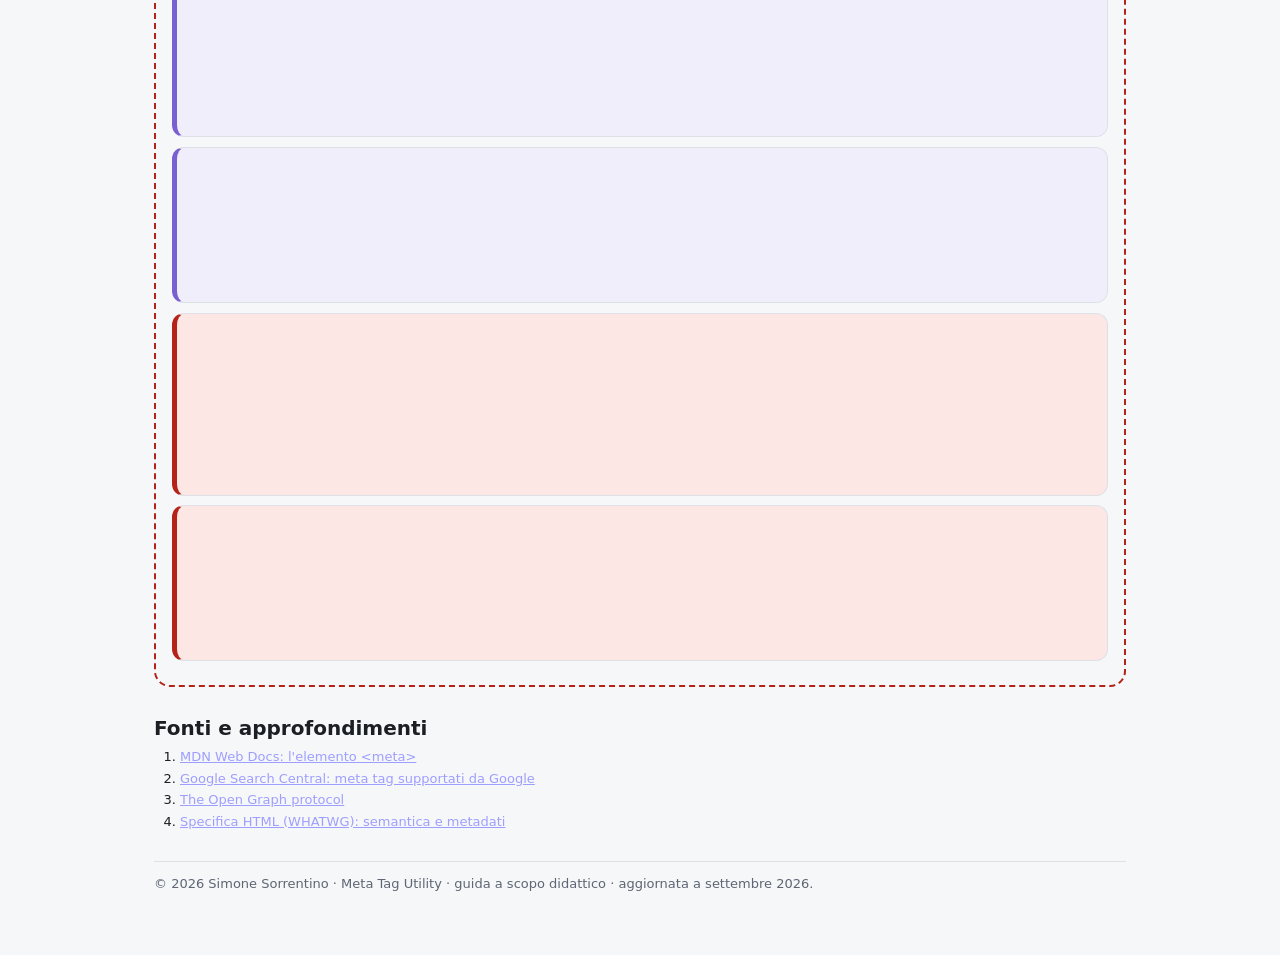
<file: meta-tag-http-equiv-cache-sicurezza.html>
<!DOCTYPE html>
<html lang="it">
<head>
<meta charset="UTF-8">
<meta name="viewport" content="width=device-width, initial-scale=1, viewport-fit=cover">
<title>http-equiv, cache e sicurezza: meta tag HTML (guida 2026)</title>
<meta name="description" content="16 schede sui tag della categoria «http-equiv, cache e sicurezza»: 6 ancora in uso e 10 obsoleti, ignorati o dismessi. Valori ammessi, esempi da copiare e consigli (aggiornato a settembre 2026).">
<meta name="author" content="Simone Sorrentino">
<meta name="robots" content="index, follow, max-snippet:-1, max-image-preview:large, max-video-preview:-1">
<link rel="canonical" href="https://mappeconcettuali.altervista.org/meta-tag-http-equiv-cache-sicurezza.html">
<link rel="icon" href="data:image/svg+xml,%3Csvg xmlns='http://www.w3.org/2000/svg' viewBox='0 0 100 100'%3E%3Ctext y='.9em' font-size='90'%3E🏷️%3C/text%3E%3C/svg%3E">
<meta name="color-scheme" content="light dark">
<meta name="theme-color" content="#f6f7f9" media="(prefers-color-scheme: light)">
<meta name="theme-color" content="#13161a" media="(prefers-color-scheme: dark)">
<meta property="og:type" content="article">
<meta property="og:site_name" content="Meta Tag Utility">
<meta property="og:locale" content="it_IT">
<meta property="og:title" content="http-equiv, cache e sicurezza: meta tag HTML (guida 2026)">
<meta property="og:description" content="16 schede sui tag della categoria «http-equiv, cache e sicurezza»: 6 ancora in uso e 10 obsoleti, ignorati o dismessi. Valori ammessi, esempi da copiare e consigli (aggiornato a settembre 2026).">
<meta property="og:url" content="https://mappeconcettuali.altervista.org/meta-tag-http-equiv-cache-sicurezza.html">
<meta property="og:image" content="https://mappeconcettuali.altervista.org/og-meta-tag-utility.png">
<meta property="og:image:type" content="image/png">
<meta property="og:image:width" content="1200">
<meta property="og:image:height" content="630">
<meta property="og:image:alt" content="Meta tag HTML: guida ai tag utili, obsoleti e ignorati">
<meta property="article:published_time" content="2026-10-01">
<meta property="article:modified_time" content="2026-10-01">
<meta property="article:author" content="Simone Sorrentino">
<meta name="twitter:card" content="summary_large_image">
<meta name="twitter:title" content="http-equiv, cache e sicurezza: meta tag HTML (guida 2026)">
<meta name="twitter:description" content="16 schede sui tag della categoria «http-equiv, cache e sicurezza»: 6 ancora in uso e 10 obsoleti, ignorati o dismessi. Valori ammessi, esempi da copiare e consigli (aggiornato a settembre 2026).">
<meta name="twitter:image" content="https://mappeconcettuali.altervista.org/og-meta-tag-utility.png">
<meta name="twitter:image:alt" content="Meta tag HTML: guida ai tag utili, obsoleti e ignorati">
<script type="application/ld+json">[{"@context":"https://schema.org","@type":"TechArticle","headline":"Meta tag HTML: http-equiv, cache e sicurezza","description":"16 schede sui tag della categoria «http-equiv, cache e sicurezza»: 6 ancora in uso e 10 obsoleti, ignorati o dismessi. Valori ammessi, esempi da copiare e consigli (aggiornato a settembre 2026).","inLanguage":"it","url":"https://mappeconcettuali.altervista.org/meta-tag-http-equiv-cache-sicurezza.html","mainEntityOfPage":"https://mappeconcettuali.altervista.org/meta-tag-http-equiv-cache-sicurezza.html","image":"https://mappeconcettuali.altervista.org/og-meta-tag-utility.png","datePublished":"2026-10-01","dateModified":"2026-10-01","isAccessibleForFree":true,"keywords":"meta tag, HTML, SEO, Open Graph, robots, canonical, viewport","about":{"@type":"Thing","name":"Meta tag HTML"},"author":{"@type":"Person","name":"Simone Sorrentino","url":"https://mappeconcettuali.altervista.org/"},"publisher":{"@type":"Organization","name":"Meta Tag Utility","url":"https://mappeconcettuali.altervista.org/"},"copyrightHolder":{"@type":"Person","name":"Simone Sorrentino"},"copyrightYear":2026,"isPartOf":{"@type":"WebPage","url":"https://mappeconcettuali.altervista.org/meta-tag.html","name":"Meta tag HTML: quali usare e quali evitare"}},{"@context":"https://schema.org","@type":"BreadcrumbList","itemListElement":[{"@type":"ListItem","position":1,"name":"Meta tag HTML","item":"https://mappeconcettuali.altervista.org/meta-tag.html"},{"@type":"ListItem","position":2,"name":"http-equiv, cache e sicurezza","item":"https://mappeconcettuali.altervista.org/meta-tag-http-equiv-cache-sicurezza.html"}]}]</script>
<script>document.documentElement.classList.add("js")</script>
<link rel="stylesheet" href="resource/meta-tag.css?v=20261001e">
<noscript><style>.bar,.fl,.cp,.up{display:none}header .sub{display:block!important}.stats button{pointer-events:none}</style></noscript>
</head>
<body>
<a class="skip" href="#out">Vai ai contenuti</a>
<div class="w">
<header>
<p class="by"><a href="meta-tag.html">Meta tag HTML</a> › http-equiv, cache e sicurezza</p>
<h1>Meta tag HTML: http-equiv, cache e sicurezza</h1>
<p class="by">Di <strong>Simone Sorrentino</strong></p>
<p class="sub" id="sub">Simulano header HTTP. 16 schede: 6 ancora in uso, 10 obsoleti, ignorati o dismessi (stato a settembre 2026). Per ognuna: a cosa serve, quali valori accetta e un esempio da copiare.</p>
<button type="button" id="sm" class="sm" aria-expanded="false" aria-controls="sub" hidden>Leggi tutto</button>
<div class="stats" role="group" aria-label="Filtra per stato"><button type="button" class="b s-ok" data-st="ok" aria-pressed="false">● 6 attivi</button><button type="button" class="b s-old" data-st="old" aria-pressed="false">● 2 obsoleti</button><button type="button" class="b s-ign" data-st="ign" aria-pressed="false">● 6 ignorati</button><button type="button" class="b s-dead" data-st="dead" aria-pressed="false">● 2 dismessi</button></div>
</header>
<main>
<nav class="toc" aria-label="Indice delle categorie"><details><summary>Tutte le categorie</summary>
<p class="tg">Tutte le categorie</p><ul><li><a href="meta-tag-documento-e-rendering.html">Documento e rendering<span class="ct">24</span></a></li><li><a href="meta-tag-motori-di-ricerca.html">Motori di ricerca<span class="ct">27</span></a></li><li><a href="meta-tag-social-open-graph.html">Social / Open Graph<span class="ct">23</span></a></li><li><a href="meta-tag-open-graph-extra.html">Open Graph: tipi di oggetto e proprietà extra<span class="ct">40</span></a></li><li><a href="meta-tag-twitter-x-cards.html">X / Twitter Cards<span class="ct">8</span></a></li><li><a href="meta-tag-browser-e-pwa.html">Browser e PWA<span class="ct">6</span></a></li><li><a href="meta-tag-apple-ios.html">Apple / iOS<span class="ct">6</span></a></li><li><a href="meta-tag-http-equiv-cache-sicurezza.html" aria-current="page">http-equiv, cache e sicurezza<span class="ct">16</span></a></li><li><a href="meta-tag-verifica-proprieta-sito.html">Verifica proprietà sito<span class="ct">12</span></a></li><li><a href="meta-tag-custom-e-framework.html">Custom e framework<span class="ct">7</span></a></li><li><a href="meta-tag-link-tag.html">Link tag (&lt;link&gt;)<span class="ct">45</span></a></li><li><a href="meta-tag-geo-e-contatti.html">Geo e contatti<span class="ct">14</span></a></li><li><a href="meta-tag-microsoft-internet-explorer.html">Microsoft / Internet Explorer<span class="ct">14</span></a></li></ul></details></nav>
<div class="list">
<div id="bs" aria-hidden="true"></div>
<div class="bar" role="search"><div class="tb"><div class="sb"><label class="vh" for="q">Cerca un tag o una parola</label><input id="q" type="search" autocomplete="off" placeholder="Cerca in questa categoria"></div><label class="vh" for="ord">Ordina per</label><select id="ord" title="Ordina per"><option value="rel">Ordina: rilevanza</option><option value="az">Ordina: A–Z</option><option value="orig">Ordina: originale</option></select><button type="button" id="ex" class="tbb" aria-pressed="false">Espandi tutto</button></div><div class="cap cr"><span id="cnt" aria-live="polite"></span><label class="gl" for="go">Indice:</label><select id="go" title="Indice: vai a una categoria"></select><button type="button" id="sh" class="lk" title="Copia il link di questa vista filtrata" aria-label="Copia il link di questa vista">🔗<span class="dm"> Copia link</span></button><button type="button" id="rs" class="lk" aria-label="Azzera filtri" hidden>✕<span class="dm"> Azzera filtri</span></button></div><details class="fd" id="fd" open><summary>Filtra per categoria e stato<span class="bdg" id="fb" hidden></span></summary>
<div class="fl"><div class="chips" id="cc" role="group" aria-label="Filtra per categoria"></div><div class="chips" id="sc" role="group" aria-label="Filtra per stato"></div></div></details></div>
<details class="leg-d"><summary>Legenda dei badge</summary><div class="leg">
<span><span class="b s-ok">● Attivo</span> usato e supportato</span>
<span><span class="b s-old">● Obsoleto</span> superato da alternative moderne</span><span><span class="b s-ign">● Ignorato</span> esiste ma nessuno lo legge</span>
<span><span class="b s-dead">● Dismesso</span> servizio/browser non più esistente (nome barrato)</span>
<span><span class="b t">Libero</span> valore a scelta</span><span><span class="b t">White list</span> solo valori ammessi</span><span><span class="b t">Formato</span> sintassi fissa</span>
</div></details>
<div id="out">
<section class="grp" id="attivi"><h2 class="st">✅ Ancora in uso e consigliati</h2><section class='cs' id='attivi-http'><h3>http-equiv, cache e sicurezza</h3><p class='d'>Simulano header HTTP · <span class='cn'>6 schede</span></p><article class='c ok' id='x-dns-prefetch-control' data-cat='http' data-st='ok' data-ess='0'><div class='h'><h4><code>x-dns-prefetch-control</code></h4><span class='b s-ok'>Attivo</span><span class='b t'>White list</span><a class='pl' href='#x-dns-prefetch-control' aria-label='Link diretto a x-dns-prefetch-control'>#</a></div><div class='v'><b>Valori ammessi:</b><ol class='vl'><li><code>on</code> — abilita</li><li><code>off</code> — disabilita</li></ol></div><div class='n'>Gestisce il prefetch DNS dei link; alternativa: &lt;link rel=dns-prefetch&gt;.</div><details><summary>Dettagli e spiegazione completa</summary><p class='lb'>In parole semplici</p><div class='wd'>Permette al browser di 'chiamare in anticipo' i siti dei link, per caricarli più in fretta.</div><p class='lb'>A cosa serve</p><div>Attiva o disattiva la risoluzione anticipata dei nomi di dominio dei link presenti nella pagina.</div><p class='lb'>Chi lo legge</p><div>Il browser (ma gli header HTTP vanno impostati dal server)</div><p class='lb'>Com'è fatto</p><div>attributo <b>http-equiv</b> = header HTTP che il tag prova a simulare (il valore è fisso) · attributo <b>content</b> = il valore dell'header</div><p class='lb'>Valori ammessi</p><div><ol class='vl'><li><code>on</code> — abilita</li><li><code>off</code> — disabilita</li></ol></div><p class='lb'>È personalizzabile?</p><div>No: si possono usare solo i valori ammessi (white list) elencati sopra. Altri valori vengono ignorati.</div><p class='lb'>Se lo usi o lo ometti</p><div>Se lo ometti: la pagina funziona lo stesso, ma perdi la funzione descritta qui sopra o il browser usa i valori predefiniti.</div><p class='lb'>Note e consigli</p><div>Gestisce il prefetch DNS dei link; alternativa: &lt;link rel=dns-prefetch&gt;.</div><p class='lb'>Esempio</p><div class='cb'><button type='button' class='cp'>Copia esempio</button><pre>&lt;meta http-equiv="x-dns-prefetch-control" content="<mark>off</mark>"&gt;</pre></div><div class='cap'>Evidenziato: la parte che puoi personalizzare.</div></details></article><article class='c ok' id='referrer' data-cat='http' data-st='ok' data-ess='0'><div class='h'><h4><code>referrer</code></h4><span class='b s-ok'>Attivo</span><span class='b t'>White list</span><a class='pl' href='#referrer' aria-label='Link diretto a referrer'>#</a></div><div class='v'><b>Valori ammessi:</b><ol class='vl'><li><code>no-referrer</code></li><li><code>no-referrer-when-downgrade</code></li><li><code>origin</code></li><li><code>origin-when-cross-origin</code></li><li><code>same-origin</code></li><li><code>strict-origin</code></li><li><code>strict-origin-when-cross-origin</code> — default dei browser</li><li><code>unsafe-url</code></li></ol></div><div class='n'>Il default dei browser è già strict-origin-when-cross-origin.</div><details><summary>Dettagli e spiegazione completa</summary><p class='lb'>In parole semplici</p><div class='wd'>Decide quanto dell'indirizzo di partenza riveli ai siti a cui l'utente va.</div><p class='lb'>A cosa serve</p><div>Decide quanto dell'URL di provenienza viene comunicato ai siti di destinazione.</div><p class='lb'>Chi lo legge</p><div>Il browser (ma gli header HTTP vanno impostati dal server)</div><p class='lb'>Com'è fatto</p><div>attributo <b>name</b> = quale informazione stai dando (il valore è fisso, es. description) · attributo <b>content</b> = il dato che scegli tu</div><p class='lb'>Valori ammessi</p><div><ol class='vl'><li><code>no-referrer</code></li><li><code>no-referrer-when-downgrade</code></li><li><code>origin</code></li><li><code>origin-when-cross-origin</code></li><li><code>same-origin</code></li><li><code>strict-origin</code></li><li><code>strict-origin-when-cross-origin</code> — default dei browser</li><li><code>unsafe-url</code></li></ol></div><p class='lb'>È personalizzabile?</p><div>No: si possono usare solo i valori ammessi (white list) elencati sopra. Altri valori vengono ignorati.</div><p class='lb'>Se lo usi o lo ometti</p><div>Se lo ometti: la pagina funziona lo stesso, ma perdi la funzione descritta qui sopra o il browser usa i valori predefiniti.</div><p class='lb'>Note e consigli</p><div>Il default dei browser è già strict-origin-when-cross-origin.</div><p class='lb'>Esempio</p><div class='cb'><button type='button' class='cp'>Copia esempio</button><pre>&lt;meta name="referrer" content="<mark>strict-origin-when-cross-origin</mark>"&gt;</pre></div><div class='cap'>Evidenziato: la parte che puoi personalizzare.</div></details></article><article class='c ok' id='content-security-policy' data-cat='http' data-st='ok' data-ess='0'><div class='h'><h4><code>Content-Security-Policy</code></h4><span class='b s-ok'>Attivo</span><span class='b t'>Libero</span><a class='pl' href='#content-security-policy' aria-label='Link diretto a Content-Security-Policy'>#</a></div><div class='v'><b>Valori ammessi:</b><ol class='vl'><li><code>default-src</code> — regola di base</li><li><code>script-src</code></li><li><code>style-src</code></li><li><code>img-src</code></li><li><code>font-src</code></li><li><code>connect-src</code></li><li><code>media-src</code></li><li><code>object-src</code></li><li><code>frame-src</code></li><li><code>base-uri</code></li><li><code>form-action</code></li><li><code>upgrade-insecure-requests</code></li></ol></div><div class='n'>Meglio come header HTTP: nel meta alcune direttive non funzionano (<code>frame-ancestors</code>, <code>report-uri</code>, <code>sandbox</code>). <b>Più valori:</b> sì, separati da punto e virgola (<code>;</code>).</div><details><summary>Dettagli e spiegazione completa</summary><p class='lb'>In parole semplici</p><div class='wd'>Un elenco di 'ospiti ammessi': la pagina carica codice solo dalle fonti indicate.</div><p class='lb'>A cosa serve</p><div>Elenca le fonti da cui la pagina può caricare script, stili e immagini: riduce i rischi di attacchi XSS.</div><p class='lb'>Chi lo legge</p><div>Il browser (ma gli header HTTP vanno impostati dal server)</div><p class='lb'>Com'è fatto</p><div>attributo <b>http-equiv</b> = header HTTP che il tag prova a simulare (il valore è fisso) · attributo <b>content</b> = il valore dell'header</div><p class='lb'>Valori ammessi</p><div><ol class='vl'><li><code>default-src</code> — regola di base</li><li><code>script-src</code></li><li><code>style-src</code></li><li><code>img-src</code></li><li><code>font-src</code></li><li><code>connect-src</code></li><li><code>media-src</code></li><li><code>object-src</code></li><li><code>frame-src</code></li><li><code>base-uri</code></li><li><code>form-action</code></li><li><code>upgrade-insecure-requests</code></li></ol></div><p class='lb'>Più valori e delimitatore</p><div><b>Delimitatore: punto e virgola</b> (<code>;</code>) tra le direttive. Dentro una direttiva le fonti si separano con uno <b>spazio</b>. Esempio: <code>default-src 'self'; img-src 'self' https://cdn.esempio.it</code>.</div><p class='lb'>È personalizzabile?</p><div>Sì: il valore è libero. Scrivi tu testo, URL o ID, nel formato descritto qui sopra.</div><p class='lb'>Se lo usi o lo ometti</p><div>Se lo ometti: la pagina funziona lo stesso, ma perdi la funzione descritta qui sopra o il browser usa i valori predefiniti.</div><p class='lb'>Note e consigli</p><div>Meglio come header HTTP. Come meta funziona solo in parte: non sono supportate le direttive <code>frame-ancestors</code>, <code>report-uri</code> e <code>sandbox</code>, e il tag deve comparire prima degli elementi che vuole controllare. Le altre direttive (come <code>default-src</code> e <code>script-src</code>) funzionano. Header come <code>X-Frame-Options</code> e <code>Strict-Transport-Security</code>, invece, nel meta sono ignorati del tutto.</div><p class='lb'>Esempio</p><div class='cb'><button type='button' class='cp'>Copia esempio</button><pre>&lt;meta http-equiv="Content-Security-Policy" content="<mark>default-src 'self'; img-src https:</mark>"&gt;</pre></div><div class='cap'>Evidenziato: la parte che puoi personalizzare.</div></details></article><article class='c ok' id='content-language' data-cat='http' data-st='ok' data-ess='0'><div class='h'><h4><code>content-language</code></h4><span class='b s-ok'>Attivo</span><span class='b t'>White list</span><a class='pl' href='#content-language' aria-label='Link diretto a content-language'>#</a></div><div class='v'><b>Content:</b> Codice lingua (es. it, en-GB)</div><div class='n'>Google lo ignora (rileva la lingua dal testo). Il validatore HTML lo segnala come non conforme: valuta l'header HTTP Content-Language, insieme a lang su html. <b>Più valori:</b> sì, separati da virgola (<code>,</code>).</div><details><summary>Dettagli e spiegazione completa</summary><p class='lb'>In parole semplici</p><div class='wd'>Prova a dare al browser un'istruzione che normalmente arriva dal server.</div><p class='lb'>A cosa serve</p><div>Dichiara la lingua del documento: Bing e Baidu lo leggono per capire lingua e mercato.</div><p class='lb'>Chi lo legge</p><div>Il browser (ma gli header HTTP vanno impostati dal server)</div><p class='lb'>Com'è fatto</p><div>attributo <b>http-equiv</b> = header HTTP che il tag prova a simulare (il valore è fisso) · attributo <b>content</b> = il valore dell'header</div><p class='lb'>Contenuti possibili / ammessi</p><div>Codice lingua (es. it, en-GB)</div><p class='lb'>Più valori e delimitatore</p><div><b>Delimitatore: virgola</b> (<code>,</code>) per più lingue: <code>it, en</code>.</div><p class='lb'>È personalizzabile?</p><div>No: si possono usare solo i valori ammessi (white list) elencati sopra. Altri valori vengono ignorati.</div><p class='lb'>Se lo usi o lo ometti</p><div>Se lo ometti: la pagina funziona lo stesso, ma perdi la funzione descritta qui sopra o il browser usa i valori predefiniti.</div><p class='lb'>Note e consigli</p><div>Google lo ignora (rileva la lingua dal testo). Il validatore HTML lo segnala come non conforme: valuta l'header HTTP Content-Language, insieme a lang su html.</div><p class='lb'>Esempio</p><div class='cb'><button type='button' class='cp'>Copia esempio</button><pre>&lt;meta http-equiv="content-language" content="<mark>it</mark>"&gt;</pre></div><div class='cap'>Evidenziato: la parte che puoi personalizzare.</div></details></article><article class='c ok' id='accept-ch' data-cat='http' data-st='ok' data-ess='0'><div class='h'><h4><code>Accept-CH</code></h4><span class='b s-ok'>Attivo</span><span class='b t'>Libero</span><a class='pl' href='#accept-ch' aria-label='Link diretto a Accept-CH'>#</a></div><div class='v'><b>Content:</b> Elenco separato da virgole (Sec-CH-UA-Model, Sec-CH-UA-Platform-Version, Sec-CH-Width…)</div><div class='n'>Solo Chromium (Chrome, Edge); Firefox e Safari ignorano i Client Hints. Meglio come header HTTP. <b>Più valori:</b> sì, separati da virgola (<code>,</code>).</div><details><summary>Dettagli e spiegazione completa</summary><p class='lb'>In parole semplici</p><div class='wd'>Prova a dare al browser un'istruzione che normalmente arriva dal server.</div><p class='lb'>A cosa serve</p><div>Chiede al browser di inviare nelle richieste successive i Client Hints: dati su dispositivo, piattaforma e schermo che sostituiscono l'User-Agent ridotto.</div><p class='lb'>Chi lo legge</p><div>Il browser (ma gli header HTTP vanno impostati dal server)</div><p class='lb'>Com'è fatto</p><div>attributo <b>http-equiv</b> = header HTTP che il tag prova a simulare (il valore è fisso) · attributo <b>content</b> = il valore dell'header</div><p class='lb'>Contenuti possibili / ammessi</p><div>Elenco separato da virgole (Sec-CH-UA-Model, Sec-CH-UA-Platform-Version, Sec-CH-Width…)</div><p class='lb'>Più valori e delimitatore</p><div><b>Delimitatore: virgola</b> (<code>,</code>): <code>Sec-CH-UA-Model, Sec-CH-UA-Platform-Version</code>.</div><p class='lb'>È personalizzabile?</p><div>Sì: il valore è libero. Scrivi tu testo, URL o ID, nel formato descritto qui sopra.</div><p class='lb'>Se lo usi o lo ometti</p><div>Se lo ometti: la pagina funziona lo stesso, ma perdi la funzione descritta qui sopra o il browser usa i valori predefiniti.</div><p class='lb'>Note e consigli</p><div>Solo Chromium (Chrome, Edge); Firefox e Safari ignorano i Client Hints. Meglio come header HTTP.</div><p class='lb'>Esempio</p><div class='cb'><button type='button' class='cp'>Copia esempio</button><pre>&lt;meta http-equiv="Accept-CH" content="<mark>Sec-CH-UA-Model, Sec-CH-UA-Platform-Version</mark>"&gt;</pre></div><div class='cap'>Evidenziato: la parte che puoi personalizzare.</div></details></article><article class='c ok' id='delegate-ch' data-cat='http' data-st='ok' data-ess='0'><div class='h'><h4><code>Delegate-CH</code></h4><span class='b s-ok'>Attivo</span><span class='b t'>Formato</span><a class='pl' href='#delegate-ch' aria-label='Link diretto a Delegate-CH'>#</a></div><div class='v'><b>Content:</b> Hint seguiti dall'origine, separati da punto e virgola</div><div class='n'>Esiste solo come meta tag, vale per la navigazione principale e ignora i tag inseriti via JavaScript. <b>Più valori:</b> sì, separati da punto e virgola (<code>;</code>).</div><details><summary>Dettagli e spiegazione completa</summary><p class='lb'>In parole semplici</p><div class='wd'>Prova a dare al browser un'istruzione che normalmente arriva dal server.</div><p class='lb'>A cosa serve</p><div>Autorizza una terza parte (analytics, licenze, CDN) a ricevere i Client Hints nelle sue richieste.</div><p class='lb'>Chi lo legge</p><div>Il browser (ma gli header HTTP vanno impostati dal server)</div><p class='lb'>Com'è fatto</p><div>attributo <b>http-equiv</b> = header HTTP che il tag prova a simulare (il valore è fisso) · attributo <b>content</b> = il valore dell'header</div><p class='lb'>Contenuti possibili / ammessi</p><div>Hint seguiti dall'origine, separati da punto e virgola</div><p class='lb'>Più valori e delimitatore</p><div><b>Delimitatore: punto e virgola</b> (<code>;</code>) tra le voci. Ogni voce è un hint seguito da uno o più origin separati da <b>spazio</b>: <code>sec-ch-ua-model https://a.esempio.it; sec-ch-width https://b.esempio.it</code>.</div><p class='lb'>È personalizzabile?</p><div>In parte: la sintassi è fissa, ma il dato (URL, ID, dimensioni, nome) è il tuo.</div><p class='lb'>Se lo usi o lo ometti</p><div>Se lo ometti: la pagina funziona lo stesso, ma perdi la funzione descritta qui sopra o il browser usa i valori predefiniti.</div><p class='lb'>Note e consigli</p><div>Esiste solo come meta tag, vale per la navigazione principale e ignora i tag inseriti via JavaScript.</div><p class='lb'>Esempio</p><div class='cb'><button type='button' class='cp'>Copia esempio</button><pre>&lt;meta http-equiv="Delegate-CH" content="<mark>Sec-CH-UA-Model https://terza.parte.it</mark>"&gt;</pre></div><div class='cap'>Evidenziato: la parte che puoi personalizzare.</div></details></article></section></section>

<section class="grp box" id="archivio"><h2 class="st">🗄️ Obsoleti, ignorati e dismessi</h2><p class="d">Obsoleti: superati da alternative moderne. Ignorati: il tag esiste ma nessuno lo legge. Dismessi: servizio o browser non più esistente. In ogni categoria trovi prima gli obsoleti, poi gli ignorati, poi i dismessi.</p><section class='cs' id='archivio-http'><h3>http-equiv, cache e sicurezza</h3><p class='d'>Simulano header HTTP · <span class='cn'>10 schede</span></p><article class='c old' id='refresh' data-cat='http' data-st='old' data-ess='0'><div class='h'><h4><code>refresh</code></h4><span class='b s-old'>Obsoleto</span><span class='b t'>Formato</span><a class='pl' href='#refresh' aria-label='Link diretto a refresh'>#</a></div><div class='v'><b>Content:</b> N oppure N; url=URL (es. 5; url=/nuova)</div><div class='n'>Sconsigliato per accessibilità: meglio un redirect 301 dal server. <b>Più valori:</b> sì, separati da punto e virgola (<code>;</code>).</div><details><summary>Dettagli e spiegazione completa</summary><p class='lb'>In parole semplici</p><div class='wd'>Prova a dare al browser un'istruzione che normalmente arriva dal server.</div><p class='lb'>A cosa serve</p><div>Ricarica la pagina o reindirizza dopo N secondi.</div><p class='lb'>Chi lo legge</p><div>Il browser (ma gli header HTTP vanno impostati dal server)</div><p class='lb'>Com'è fatto</p><div>attributo <b>http-equiv</b> = header HTTP che il tag prova a simulare (il valore è fisso) · attributo <b>content</b> = il valore dell'header</div><p class='lb'>Contenuti possibili / ammessi</p><div>N oppure N; url=URL (es. 5; url=/nuova)</div><p class='lb'>Più valori e delimitatore</p><div><b>Delimitatore: punto e virgola</b> (<code>;</code>) tra i secondi e l'URL: <code>5; url=/nuova-pagina</code>.</div><p class='lb'>È personalizzabile?</p><div>In parte: la sintassi è fissa, ma il dato (URL, ID, dimensioni, nome) è il tuo.</div><p class='lb'>Se lo usi o lo ometti</p><div>Se lo lasci: nessun danno, ma è codice in più. Se lo togli: di solito non cambia nulla; valuta l'alternativa citata nelle note.</div><p class='lb'>Note e consigli</p><div>Sconsigliato per accessibilità: un cambio di pagina automatico spiazza chi usa screen reader o ha bisogno di più tempo. Usa un redirect HTTP dal server: 301 se lo spostamento è permanente, 302 o 307 se è temporaneo. È più pulito e più veloce, perché il browser non deve prima scaricare la pagina vecchia.</div><p class='lb'>Esempio</p><div class='cb'><button type='button' class='cp'>Copia esempio</button><pre>&lt;!-- Obsoleto: valuta l'alternativa moderna --&gt;
&lt;meta http-equiv="refresh" content="<mark>5; url=/nuova-pagina</mark>"&gt;</pre></div><div class='cap'>Evidenziato: la parte che puoi personalizzare.</div></details></article><article class='c old' id='content-type' data-cat='http' data-st='old' data-ess='0'><div class='h'><h4><code>content-type</code></h4><span class='b s-old'>Obsoleto</span><span class='b t'>White list</span><a class='pl' href='#content-type' aria-label='Link diretto a content-type'>#</a></div><div class='v'><b>Content:</b> text/html; charset=UTF-8</div><div class='n'>Sostituito da meta charset.</div><details><summary>Dettagli e spiegazione completa</summary><p class='lb'>In parole semplici</p><div class='wd'>Prova a dare al browser un'istruzione che normalmente arriva dal server.</div><p class='lb'>A cosa serve</p><div>Dichiarava tipo e codifica del documento.</div><p class='lb'>Chi lo legge</p><div>Il browser (ma gli header HTTP vanno impostati dal server)</div><p class='lb'>Com'è fatto</p><div>attributo <b>http-equiv</b> = header HTTP che il tag prova a simulare (il valore è fisso) · attributo <b>content</b> = il valore dell'header</div><p class='lb'>Contenuti possibili / ammessi</p><div>text/html; charset=UTF-8</div><p class='lb'>È personalizzabile?</p><div>No: si possono usare solo i valori ammessi (white list) elencati sopra. Altri valori vengono ignorati.</div><p class='lb'>Se lo usi o lo ometti</p><div>Se lo lasci: nessun danno, ma è codice in più. Se lo togli: di solito non cambia nulla; valuta l'alternativa citata nelle note.</div><p class='lb'>Note e consigli</p><div>Sostituito da meta charset.</div><p class='lb'>Esempio</p><div class='cb'><button type='button' class='cp'>Copia esempio</button><pre>&lt;!-- Obsoleto: valuta l'alternativa moderna --&gt;
&lt;meta http-equiv="content-type" content="<mark>text/html; charset=UTF-8</mark>"&gt;</pre></div><div class='cap'>Evidenziato: la parte che puoi personalizzare.</div></details></article><article class='c ign' id='expires' data-cat='http' data-st='ign' data-ess='0'><div class='h'><h4><code>Expires</code></h4><span class='b s-ign'>Ignorato</span><span class='b t'>White list</span><a class='pl' href='#expires' aria-label='Link diretto a Expires'>#</a></div><div class='v'><b>Content:</b> Data HTTP oppure 0 (già scaduta)</div><div class='n'>Usa l'header HTTP Expires.</div><details><summary>Dettagli e spiegazione completa</summary><p class='lb'>In parole semplici</p><div class='wd'>Prova a dare al browser un'istruzione che normalmente arriva dal server.</div><p class='lb'>A cosa serve</p><div>Indicava fino a quando la pagina poteva restare in cache.</div><p class='lb'>Chi lo legge</p><div>Il browser (ma gli header HTTP vanno impostati dal server)</div><p class='lb'>Com'è fatto</p><div>attributo <b>http-equiv</b> = header HTTP che il tag prova a simulare (il valore è fisso) · attributo <b>content</b> = il valore dell'header</div><p class='lb'>Contenuti possibili / ammessi</p><div>Data HTTP oppure 0 (già scaduta)</div><p class='lb'>È personalizzabile?</p><div>No: si possono usare solo i valori ammessi (white list) elencati sopra. Altri valori vengono ignorati.</div><p class='lb'>Se lo usi o lo ometti</p><div>Se lo lasci: non succede nulla, perché nessuno lo legge. Se lo togli: nessuna differenza e il codice è più pulito.</div><p class='lb'>Note e consigli</p><div>Usa l'header HTTP Expires.</div><p class='lb'>Esempio</p><div class='cb'><button type='button' class='cp'>Copia esempio</button><pre>&lt;!-- Inutile: nessun browser o motore lo legge --&gt;
&lt;meta http-equiv="Expires" content="<mark>0</mark>"&gt;</pre></div><div class='cap'>Evidenziato: la parte che puoi personalizzare.</div></details></article><article class='c ign' id='pragma' data-cat='http' data-st='ign' data-ess='0'><div class='h'><h4><code>Pragma</code></h4><span class='b s-ign'>Ignorato</span><span class='b t'>White list</span><a class='pl' href='#pragma' aria-label='Link diretto a Pragma'>#</a></div><div class='v'><b>Content:</b> no-cache</div><div class='n'>Usa l'header HTTP.</div><details><summary>Dettagli e spiegazione completa</summary><p class='lb'>In parole semplici</p><div class='wd'>Prova a dare al browser un'istruzione che normalmente arriva dal server.</div><p class='lb'>A cosa serve</p><div>Direttiva HTTP/1.0 per non usare la cache.</div><p class='lb'>Chi lo legge</p><div>Il browser (ma gli header HTTP vanno impostati dal server)</div><p class='lb'>Com'è fatto</p><div>attributo <b>http-equiv</b> = header HTTP che il tag prova a simulare (il valore è fisso) · attributo <b>content</b> = il valore dell'header</div><p class='lb'>Contenuti possibili / ammessi</p><div>no-cache</div><p class='lb'>È personalizzabile?</p><div>No: si possono usare solo i valori ammessi (white list) elencati sopra. Altri valori vengono ignorati.</div><p class='lb'>Se lo usi o lo ometti</p><div>Se lo lasci: non succede nulla, perché nessuno lo legge. Se lo togli: nessuna differenza e il codice è più pulito.</div><p class='lb'>Note e consigli</p><div>Usa l'header HTTP.</div><p class='lb'>Esempio</p><div class='cb'><button type='button' class='cp'>Copia esempio</button><pre>&lt;!-- Inutile: nessun browser o motore lo legge --&gt;
&lt;meta http-equiv="Pragma" content="<mark>no-cache</mark>"&gt;</pre></div><div class='cap'>Evidenziato: la parte che puoi personalizzare.</div></details></article><article class='c ign' id='cache-control' data-cat='http' data-st='ign' data-ess='0'><div class='h'><h4><code>Cache-Control</code></h4><span class='b s-ign'>Ignorato</span><span class='b t'>White list</span><a class='pl' href='#cache-control' aria-label='Link diretto a Cache-Control'>#</a></div><div class='v'><b>Valori ammessi:</b><ol class='vl'><li><code>no-cache</code></li><li><code>no-store</code></li><li><code>max-age=N</code></li><li><code>must-revalidate</code></li><li><code>public</code></li><li><code>private</code></li></ol></div><div class='n'>Funziona solo come header HTTP. <b>Più valori:</b> sì, separati da virgola (<code>,</code>).</div><details><summary>Dettagli e spiegazione completa</summary><p class='lb'>In parole semplici</p><div class='wd'>Prova a dare al browser un'istruzione che normalmente arriva dal server.</div><p class='lb'>A cosa serve</p><div>Direttiva di cache moderna.</div><p class='lb'>Chi lo legge</p><div>Il browser (ma gli header HTTP vanno impostati dal server)</div><p class='lb'>Com'è fatto</p><div>attributo <b>http-equiv</b> = header HTTP che il tag prova a simulare (il valore è fisso) · attributo <b>content</b> = il valore dell'header</div><p class='lb'>Valori ammessi</p><div><ol class='vl'><li><code>no-cache</code></li><li><code>no-store</code></li><li><code>max-age=N</code></li><li><code>must-revalidate</code></li><li><code>public</code></li><li><code>private</code></li></ol></div><p class='lb'>Più valori e delimitatore</p><div><b>Delimitatore: virgola</b> (<code>,</code>): <code>no-cache, no-store, must-revalidate</code>.</div><p class='lb'>È personalizzabile?</p><div>No: si possono usare solo i valori ammessi (white list) elencati sopra. Altri valori vengono ignorati.</div><p class='lb'>Se lo usi o lo ometti</p><div>Se lo lasci: non succede nulla, perché nessuno lo legge. Se lo togli: nessuna differenza e il codice è più pulito.</div><p class='lb'>Note e consigli</p><div>Funziona solo come header HTTP.</div><p class='lb'>Esempio</p><div class='cb'><button type='button' class='cp'>Copia esempio</button><pre>&lt;!-- Inutile: nessun browser o motore lo legge --&gt;
&lt;meta http-equiv="Cache-Control" content="<mark>no-cache</mark>"&gt;</pre></div><div class='cap'>Evidenziato: la parte che puoi personalizzare.</div></details></article><article class='c ign' id='default-style' data-cat='http' data-st='ign' data-ess='0'><div class='h'><h4><code>default-style</code></h4><span class='b s-ign'>Ignorato</span><span class='b t'>Libero</span><a class='pl' href='#default-style' aria-label='Link diretto a default-style'>#</a></div><div class='v'><b>Content:</b> Titolo di uno stylesheet alternativo</div><div class='n'></div><details><summary>Dettagli e spiegazione completa</summary><p class='lb'>In parole semplici</p><div class='wd'>Prova a dare al browser un'istruzione che normalmente arriva dal server.</div><p class='lb'>A cosa serve</p><div>Sceglie lo stylesheet alternativo predefinito.</div><p class='lb'>Chi lo legge</p><div>Il browser (ma gli header HTTP vanno impostati dal server)</div><p class='lb'>Com'è fatto</p><div>attributo <b>http-equiv</b> = header HTTP che il tag prova a simulare (il valore è fisso) · attributo <b>content</b> = il valore dell'header</div><p class='lb'>Contenuti possibili / ammessi</p><div>Titolo di uno stylesheet alternativo</div><p class='lb'>È personalizzabile?</p><div>Sì: il valore è libero. Scrivi tu testo, URL o ID, nel formato descritto qui sopra.</div><p class='lb'>Se lo usi o lo ometti</p><div>Se lo lasci: non succede nulla, perché nessuno lo legge. Se lo togli: nessuna differenza e il codice è più pulito.</div><p class='lb'>Note e consigli</p><div></div><p class='lb'>Esempio</p><div class='cb'><button type='button' class='cp'>Copia esempio</button><pre>&lt;!-- Inutile: nessun browser o motore lo legge --&gt;
&lt;meta http-equiv="default-style" content="<mark>Stile chiaro</mark>"&gt;</pre></div><div class='cap'>Evidenziato: la parte che puoi personalizzare.</div></details></article><article class='c ign' id='x-frame-options' data-cat='http' data-st='ign' data-ess='0'><div class='h'><h4><code>X-Frame-Options</code></h4><span class='b s-ign'>Ignorato</span><span class='b t'>White list</span><a class='pl' href='#x-frame-options' aria-label='Link diretto a X-Frame-Options'>#</a></div><div class='v'><b>Valori ammessi:</b><ol class='vl'><li><code>DENY</code> — nessun frame</li><li><code>SAMEORIGIN</code> — solo lo stesso sito</li></ol></div><div class='n'>Funziona solo come header HTTP.</div><details><summary>Dettagli e spiegazione completa</summary><p class='lb'>In parole semplici</p><div class='wd'>Prova a dare al browser un'istruzione che normalmente arriva dal server.</div><p class='lb'>A cosa serve</p><div>Anti-clickjacking: nel meta non ha effetto.</div><p class='lb'>Chi lo legge</p><div>Il browser (ma gli header HTTP vanno impostati dal server)</div><p class='lb'>Com'è fatto</p><div>attributo <b>http-equiv</b> = header HTTP che il tag prova a simulare (il valore è fisso) · attributo <b>content</b> = il valore dell'header</div><p class='lb'>Valori ammessi</p><div><ol class='vl'><li><code>DENY</code> — nessun frame</li><li><code>SAMEORIGIN</code> — solo lo stesso sito</li></ol></div><p class='lb'>È personalizzabile?</p><div>No: si possono usare solo i valori ammessi (white list) elencati sopra. Altri valori vengono ignorati.</div><p class='lb'>Se lo usi o lo ometti</p><div>Se lo lasci: non succede nulla, perché nessuno lo legge. Se lo togli: nessuna differenza e il codice è più pulito.</div><p class='lb'>Note e consigli</p><div>Funziona solo come header HTTP.</div><p class='lb'>Esempio</p><div class='cb'><button type='button' class='cp'>Copia esempio</button><pre>&lt;!-- Inutile: nessun browser o motore lo legge --&gt;
&lt;meta http-equiv="X-Frame-Options" content="<mark>DENY</mark>"&gt;</pre></div><div class='cap'>Evidenziato: la parte che puoi personalizzare.</div></details></article><article class='c ign' id='strict-transport-security' data-cat='http' data-st='ign' data-ess='0'><div class='h'><h4><code>Strict-Transport-Security</code></h4><span class='b s-ign'>Ignorato</span><span class='b t'>Libero</span><a class='pl' href='#strict-transport-security' aria-label='Link diretto a Strict-Transport-Security'>#</a></div><div class='v'><b>Content:</b> max-age=31536000; includeSubDomains</div><div class='n'>Funziona solo come header HTTP. <b>Più valori:</b> sì, separati da punto e virgola (<code>;</code>).</div><details><summary>Dettagli e spiegazione completa</summary><p class='lb'>In parole semplici</p><div class='wd'>Prova a dare al browser un'istruzione che normalmente arriva dal server.</div><p class='lb'>A cosa serve</p><div>Forza l'uso di HTTPS: nel meta non ha effetto.</div><p class='lb'>Chi lo legge</p><div>Il browser (ma gli header HTTP vanno impostati dal server)</div><p class='lb'>Com'è fatto</p><div>attributo <b>http-equiv</b> = header HTTP che il tag prova a simulare (il valore è fisso) · attributo <b>content</b> = il valore dell'header</div><p class='lb'>Contenuti possibili / ammessi</p><div>max-age=31536000; includeSubDomains</div><p class='lb'>Più valori e delimitatore</p><div><b>Delimitatore: punto e virgola</b> (<code>;</code>): <code>max-age=31536000; includeSubDomains</code>.</div><p class='lb'>È personalizzabile?</p><div>Sì: il valore è libero. Scrivi tu testo, URL o ID, nel formato descritto qui sopra.</div><p class='lb'>Se lo usi o lo ometti</p><div>Se lo lasci: non succede nulla, perché nessuno lo legge. Se lo togli: nessuna differenza e il codice è più pulito.</div><p class='lb'>Note e consigli</p><div>Funziona solo come header HTTP.</div><p class='lb'>Esempio</p><div class='cb'><button type='button' class='cp'>Copia esempio</button><pre>&lt;!-- Inutile: nessun browser o motore lo legge --&gt;
&lt;meta http-equiv="Strict-Transport-Security" content="<mark>max-age=31536000</mark>"&gt;</pre></div><div class='cap'>Evidenziato: la parte che puoi personalizzare.</div></details></article><article class='c dead' id='imagetoolbar' data-cat='http' data-st='dead' data-ess='0'><div class='h'><h4><code>imagetoolbar</code></h4><span class='b s-dead'>Dismesso</span><span class='b t'>White list</span><a class='pl' href='#imagetoolbar' aria-label='Link diretto a imagetoolbar'>#</a></div><div class='v'><b>Valori ammessi:</b><ol class='vl'><li><code>no</code> — nasconde la barra</li><li><code>yes</code> — la mostra</li></ol></div><div class='n'>Barra immagini di IE6.</div><details><summary>Dettagli e spiegazione completa</summary><p class='lb'>In parole semplici</p><div class='wd'>Prova a dare al browser un'istruzione che normalmente arriva dal server.</div><p class='lb'>A cosa serve</p><div>Nascondeva la barra degli strumenti che IE6 mostrava sulle immagini al passaggio del mouse.</div><p class='lb'>Chi lo legge</p><div>Il browser (ma gli header HTTP vanno impostati dal server)</div><p class='lb'>Com'è fatto</p><div>attributo <b>http-equiv</b> = header HTTP che il tag prova a simulare (il valore è fisso) · attributo <b>content</b> = il valore dell'header</div><p class='lb'>Valori ammessi</p><div><ol class='vl'><li><code>no</code> — nasconde la barra</li><li><code>yes</code> — la mostra</li></ol></div><p class='lb'>È personalizzabile?</p><div>No: si possono usare solo i valori ammessi (white list) elencati sopra. Altri valori vengono ignorati.</div><p class='lb'>Se lo usi o lo ometti</p><div>Se lo lasci: non serve a nulla, appesantisce solo il codice. Puoi toglierlo senza conseguenze.</div><p class='lb'>Note e consigli</p><div>Barra immagini di IE6.</div><p class='lb'>Esempio</p><div class='cb'><button type='button' class='cp'>Copia esempio</button><pre>&lt;!-- NON USARE: servizio/browser dismesso --&gt;
&lt;meta http-equiv="imagetoolbar" content="<mark>no</mark>"&gt;</pre></div><div class='cap'>Evidenziato: la parte che puoi personalizzare.</div></details></article><article class='c dead' id='set-cookie' data-cat='http' data-st='dead' data-ess='0'><div class='h'><h4><code>set-cookie</code></h4><span class='b s-dead'>Dismesso</span><span class='b t'>Libero</span><a class='pl' href='#set-cookie' aria-label='Link diretto a set-cookie'>#</a></div><div class='v'><b>Content:</b> nome=valore; expires=…</div><div class='n'>Rimosso dai browser: usa l'header HTTP. <b>Più valori:</b> sì, separati da punto e virgola (<code>;</code>).</div><details><summary>Dettagli e spiegazione completa</summary><p class='lb'>In parole semplici</p><div class='wd'>Prova a dare al browser un'istruzione che normalmente arriva dal server.</div><p class='lb'>A cosa serve</p><div>Impostava un cookie da HTML.</div><p class='lb'>Chi lo legge</p><div>Il browser (ma gli header HTTP vanno impostati dal server)</div><p class='lb'>Com'è fatto</p><div>attributo <b>http-equiv</b> = header HTTP che il tag prova a simulare (il valore è fisso) · attributo <b>content</b> = il valore dell'header</div><p class='lb'>Contenuti possibili / ammessi</p><div>nome=valore; expires=…</div><p class='lb'>Più valori e delimitatore</p><div><b>Delimitatore: punto e virgola</b> (<code>;</code>) tra gli attributi: <code>sessione=1; path=/</code>.</div><p class='lb'>È personalizzabile?</p><div>Sì: il valore è libero. Scrivi tu testo, URL o ID, nel formato descritto qui sopra.</div><p class='lb'>Se lo usi o lo ometti</p><div>Se lo lasci: non serve a nulla, appesantisce solo il codice. Puoi toglierlo senza conseguenze.</div><p class='lb'>Note e consigli</p><div>Rimosso dai browser: usa l'header HTTP.</div><p class='lb'>Esempio</p><div class='cb'><button type='button' class='cp'>Copia esempio</button><pre>&lt;!-- NON USARE: servizio/browser dismesso --&gt;
&lt;meta http-equiv="set-cookie" content="<mark>sessione=1; path=/</mark>"&gt;</pre></div><div class='cap'>Evidenziato: la parte che puoi personalizzare.</div></details></article></section></section>
</div>
<p class="e" id="none" hidden>Nessun risultato</p>
</div>
<nav class="toc" aria-label="Categoria precedente e successiva"><p class="tg">Continua a leggere</p><ul><li><a href="meta-tag-apple-ios.html">← Apple / iOS</a></li><li><a href="meta-tag.html">Indice generale</a></li><li><a href="meta-tag-verifica-proprieta-sito.html">Verifica proprietà sito →</a></li></ul></nav>
<section class="src"><h2 class="st">Fonti e approfondimenti</h2>
<ol class="vl">
<li><a href="https://developer.mozilla.org/en-US/docs/Web/HTML/Element/meta" rel="noopener" target="_blank">MDN Web Docs: l'elemento &lt;meta&gt;</a></li>
<li><a href="https://developers.google.com/search/docs/crawling-indexing/special-tags" rel="noopener" target="_blank">Google Search Central: meta tag supportati da Google</a></li>
<li><a href="https://ogp.me/" rel="noopener" target="_blank">The Open Graph protocol</a></li>
<li><a href="https://html.spec.whatwg.org/multipage/semantics.html" rel="noopener" target="_blank">Specifica HTML (WHATWG): semantica e metadati</a></li>
</ol></section>
</main>
<footer>© 2026 Simone Sorrentino · Meta Tag Utility · guida a scopo didattico · aggiornata a settembre 2026.</footer>
</div>
<button type="button" id="up" class="up" aria-label="Torna su" hidden>↑</button>
<div class="vh" id="live" role="status"></div>
<script src="resource/meta-tag.js" defer></script>
</body>
</html>
</file>
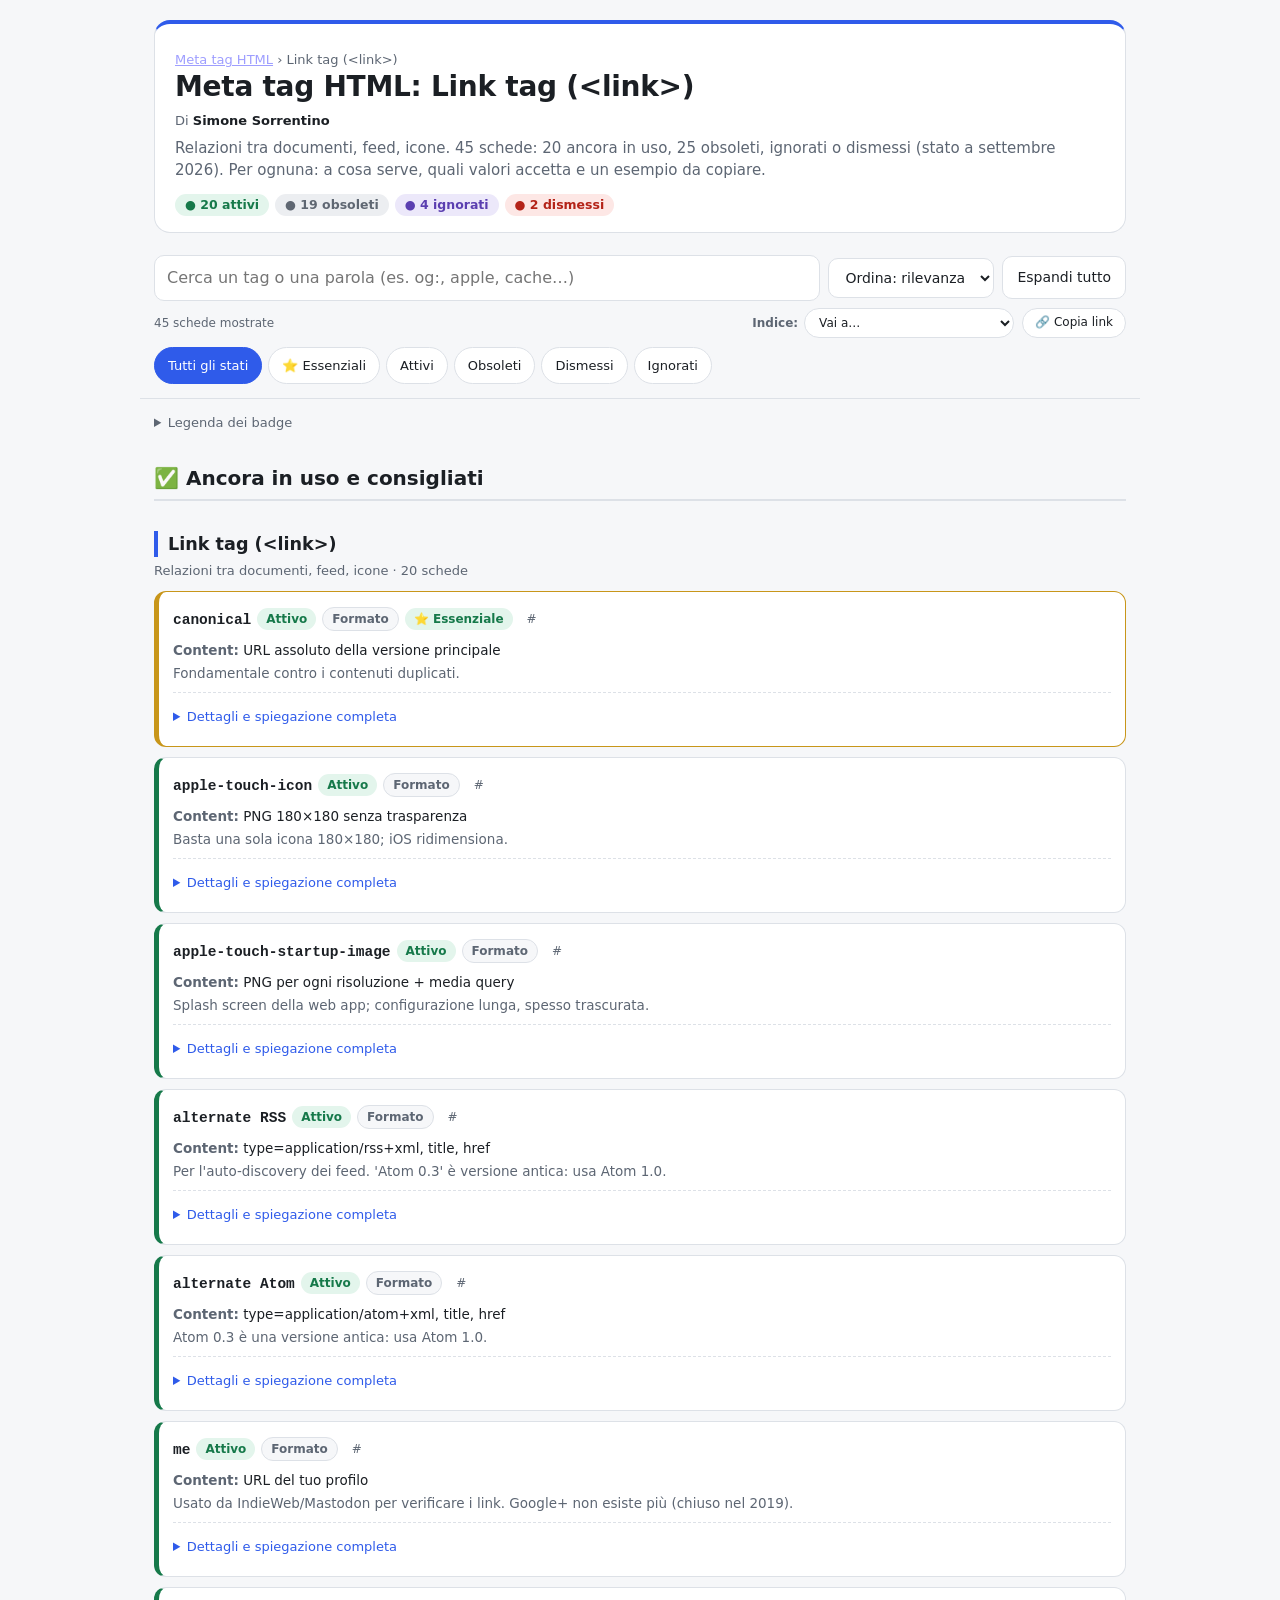
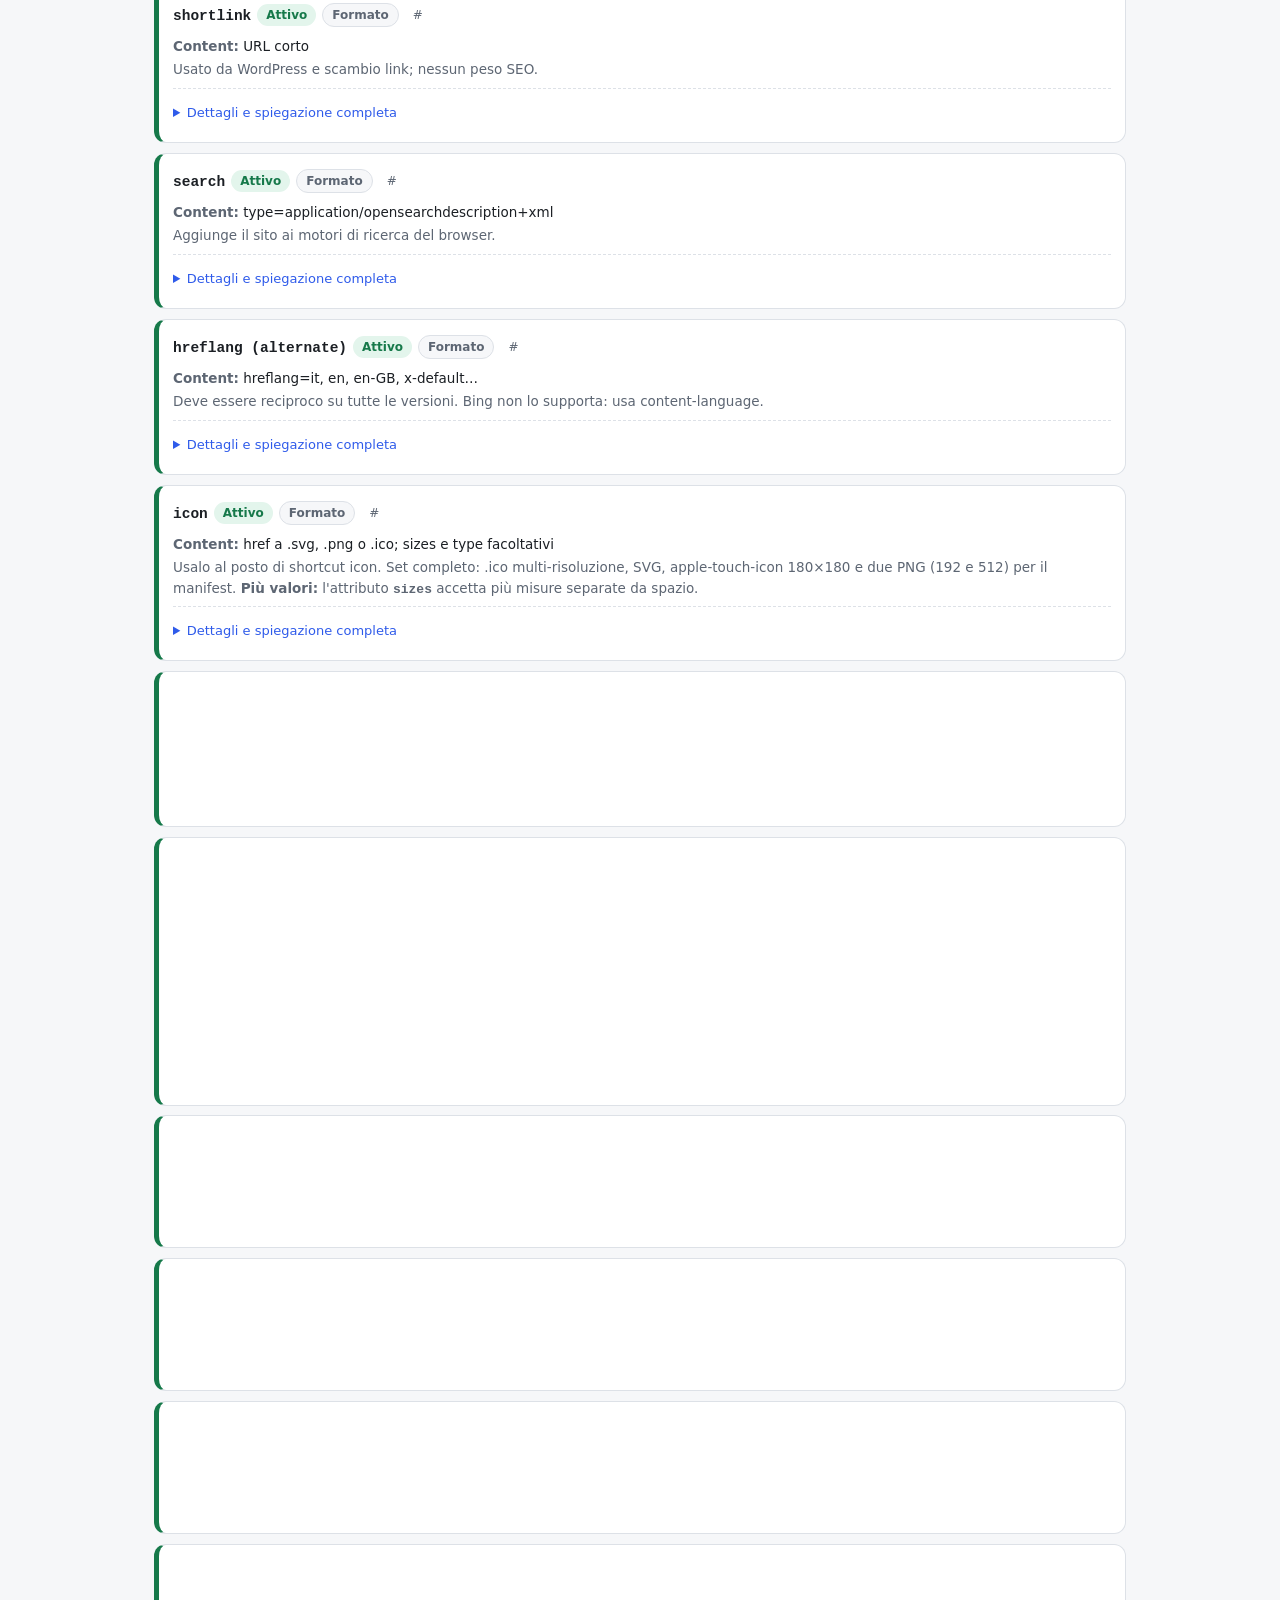
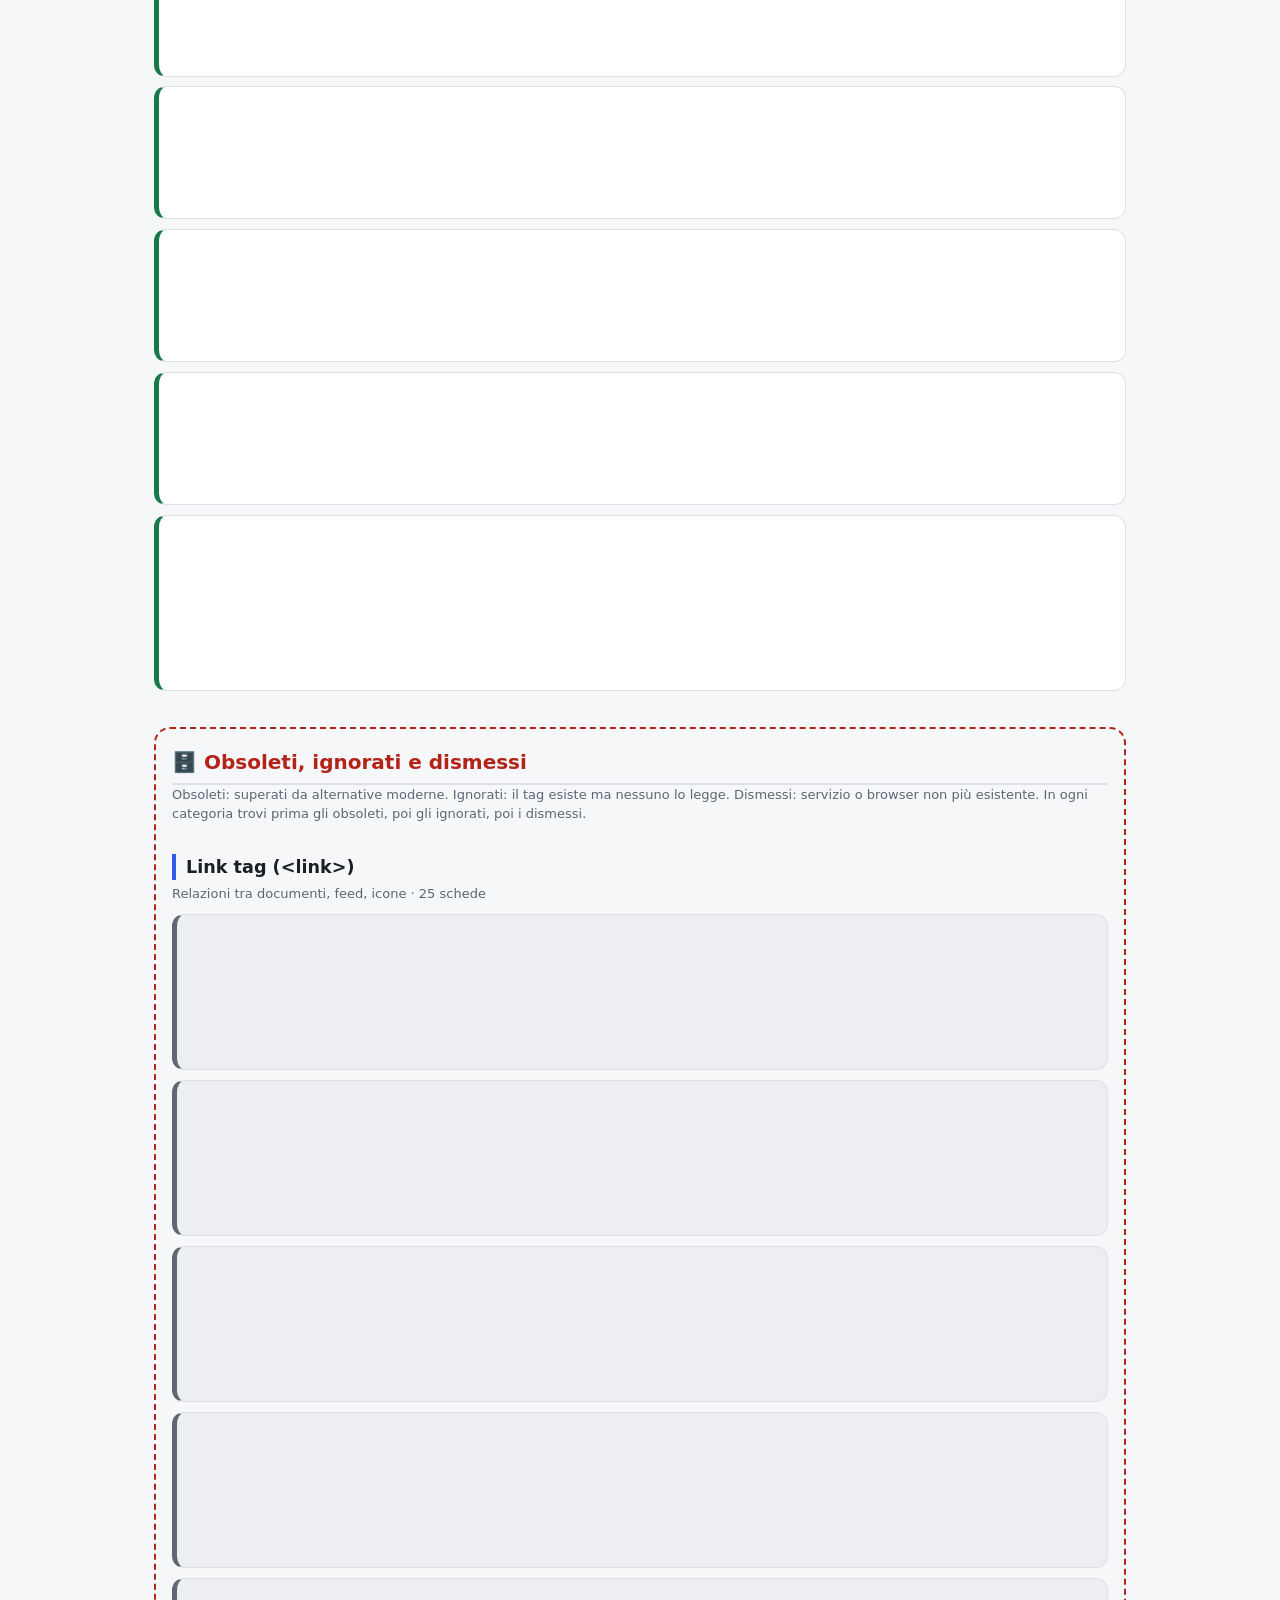
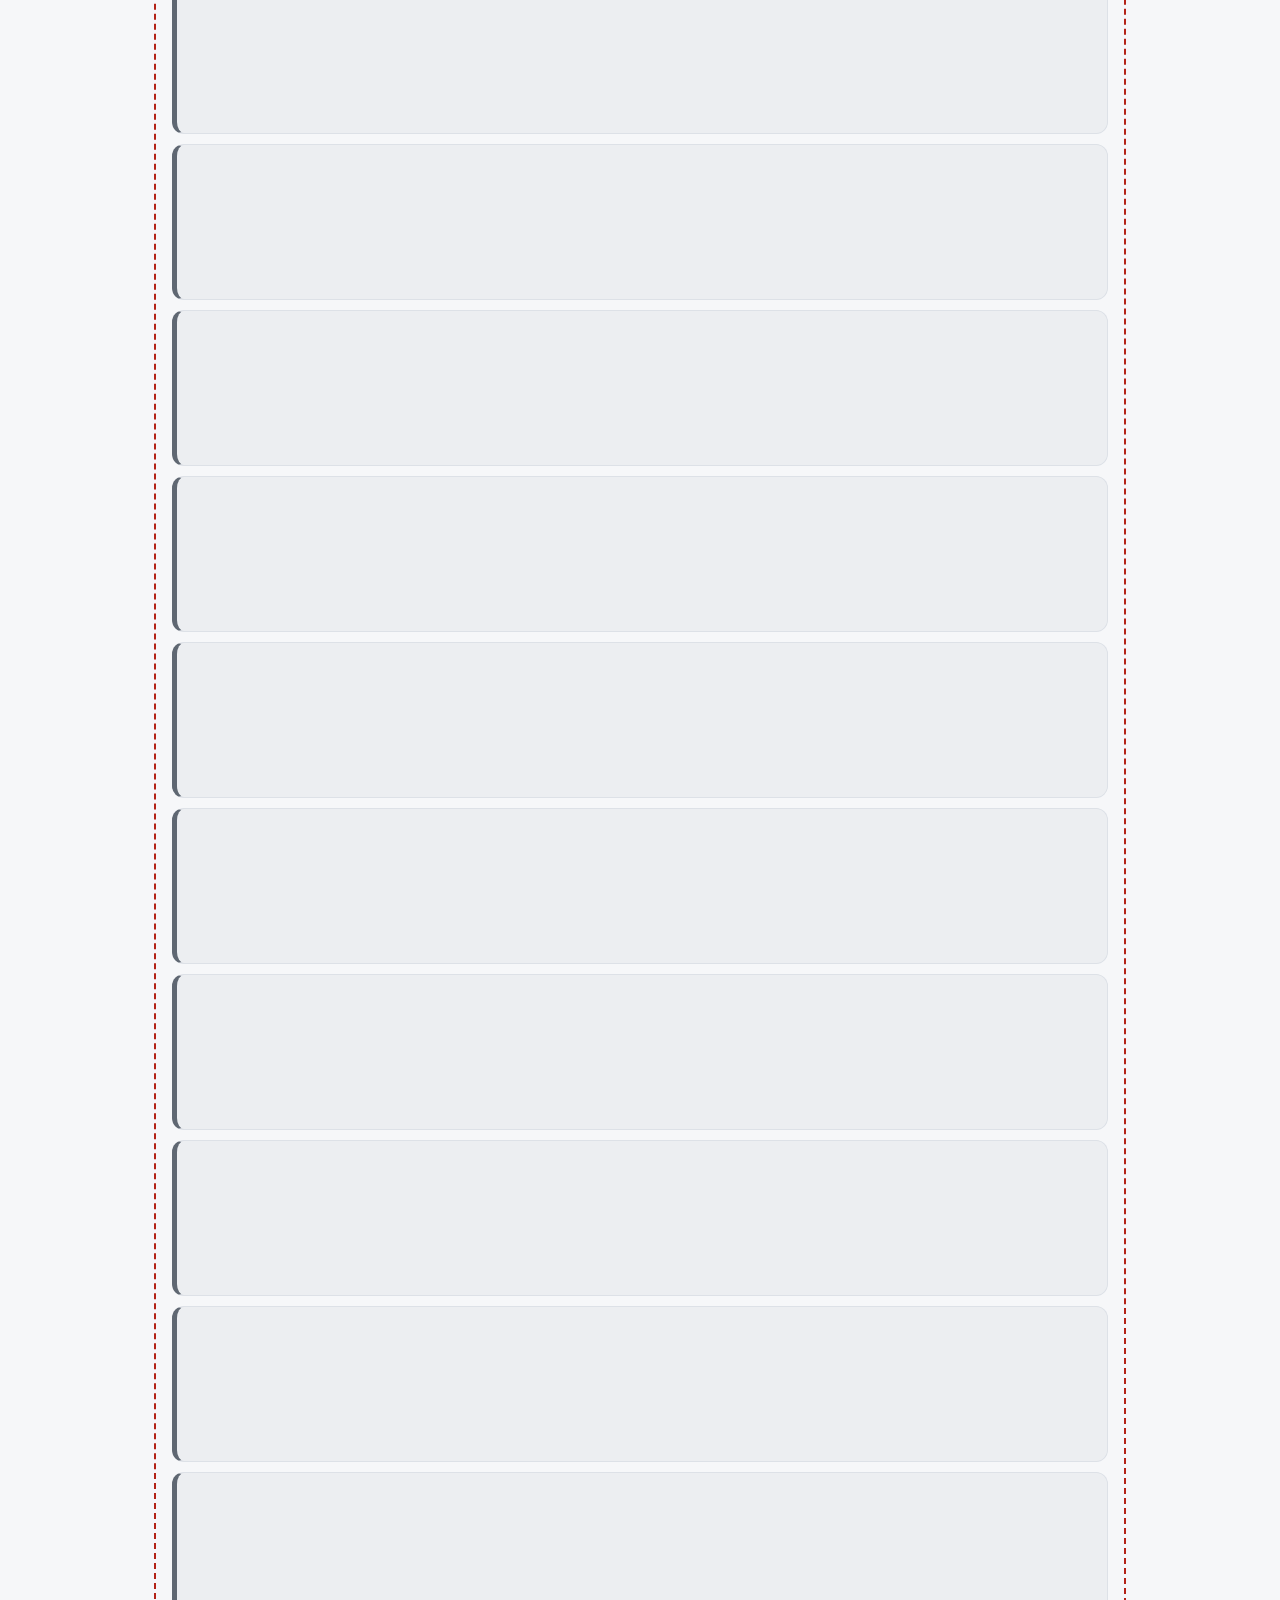
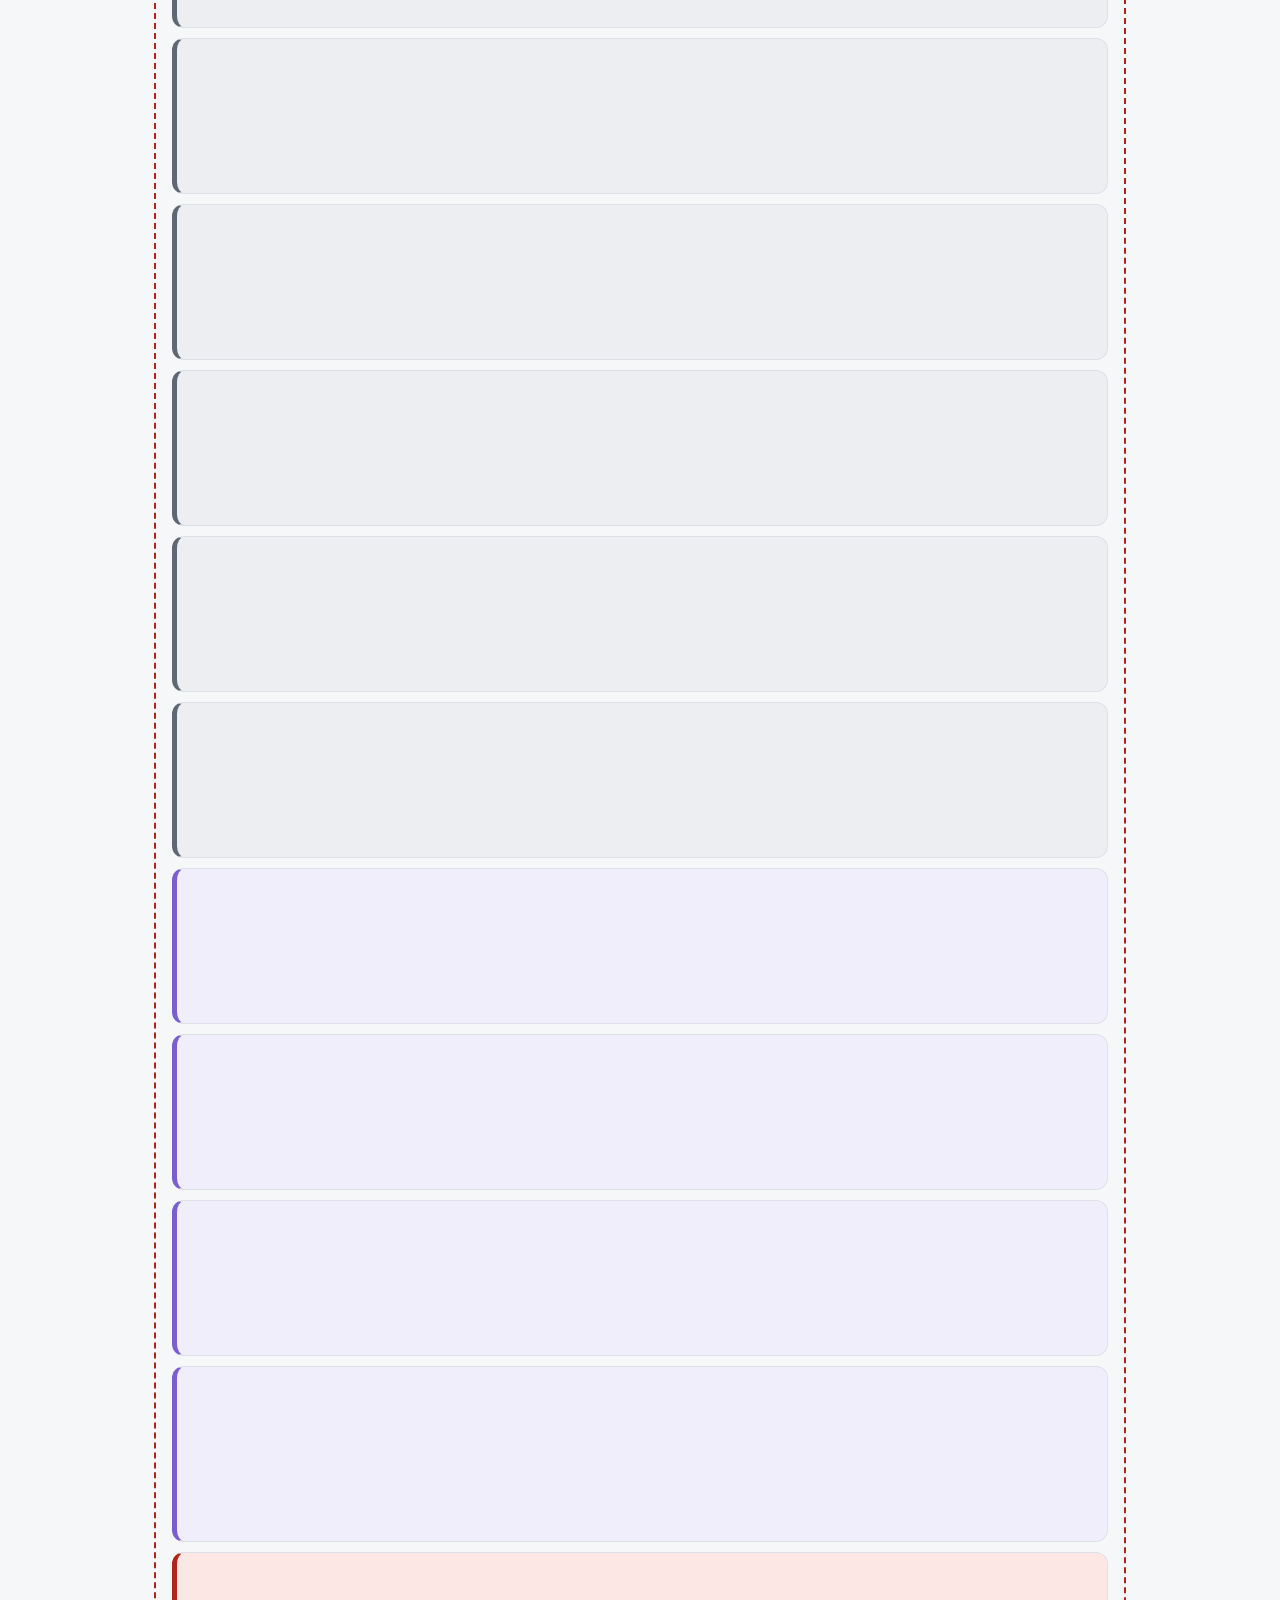
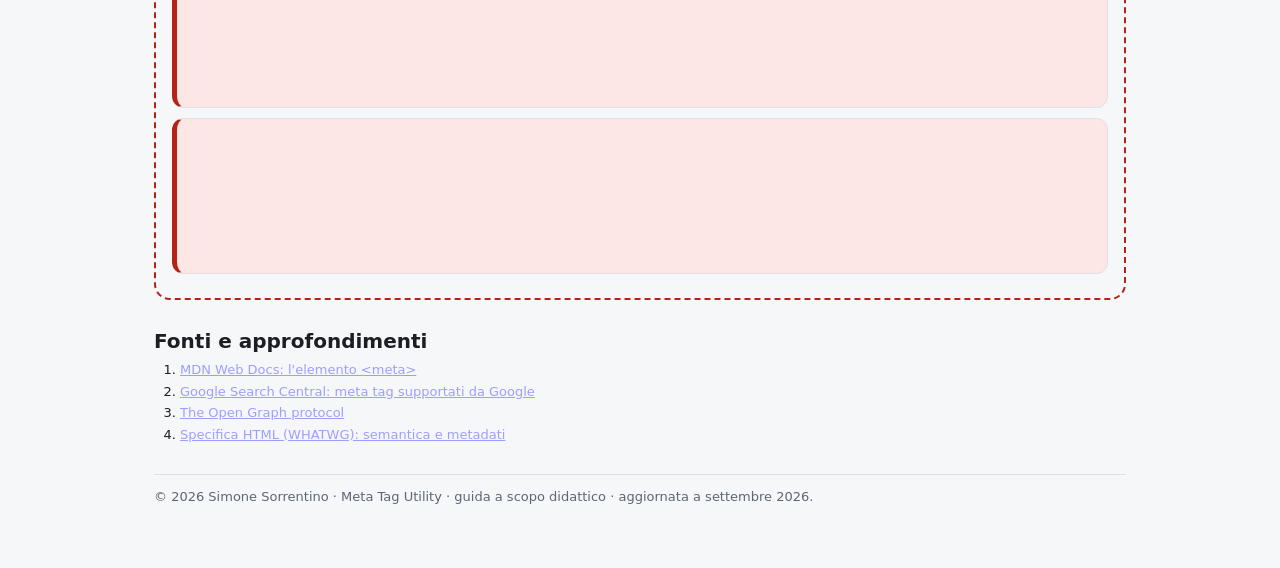
<file: meta-tag-link-tag.html>
<!DOCTYPE html>
<html lang="it">
<head>
<meta charset="UTF-8">
<meta name="viewport" content="width=device-width, initial-scale=1, viewport-fit=cover">
<title>Link tag (&lt;link&gt;): meta tag HTML (guida 2026)</title>
<meta name="description" content="45 schede sui tag della categoria «Link tag (&lt;link&gt;)»: 20 ancora in uso e 25 obsoleti, ignorati o dismessi. Valori ammessi, esempi da copiare e consigli (aggiornato a settembre 2026).">
<meta name="author" content="Simone Sorrentino">
<meta name="robots" content="index, follow, max-snippet:-1, max-image-preview:large, max-video-preview:-1">
<link rel="canonical" href="https://mappeconcettuali.altervista.org/meta-tag-link-tag.html">
<link rel="icon" href="data:image/svg+xml,%3Csvg xmlns='http://www.w3.org/2000/svg' viewBox='0 0 100 100'%3E%3Ctext y='.9em' font-size='90'%3E🏷️%3C/text%3E%3C/svg%3E">
<meta name="color-scheme" content="light dark">
<meta name="theme-color" content="#f6f7f9" media="(prefers-color-scheme: light)">
<meta name="theme-color" content="#13161a" media="(prefers-color-scheme: dark)">
<meta property="og:type" content="article">
<meta property="og:site_name" content="Meta Tag Utility">
<meta property="og:locale" content="it_IT">
<meta property="og:title" content="Link tag (&lt;link&gt;): meta tag HTML (guida 2026)">
<meta property="og:description" content="45 schede sui tag della categoria «Link tag (&lt;link&gt;)»: 20 ancora in uso e 25 obsoleti, ignorati o dismessi. Valori ammessi, esempi da copiare e consigli (aggiornato a settembre 2026).">
<meta property="og:url" content="https://mappeconcettuali.altervista.org/meta-tag-link-tag.html">
<meta property="og:image" content="https://mappeconcettuali.altervista.org/og-meta-tag-utility.png">
<meta property="og:image:type" content="image/png">
<meta property="og:image:width" content="1200">
<meta property="og:image:height" content="630">
<meta property="og:image:alt" content="Meta tag HTML: guida ai tag utili, obsoleti e ignorati">
<meta property="article:published_time" content="2026-10-01">
<meta property="article:modified_time" content="2026-10-01">
<meta property="article:author" content="Simone Sorrentino">
<meta name="twitter:card" content="summary_large_image">
<meta name="twitter:title" content="Link tag (&lt;link&gt;): meta tag HTML (guida 2026)">
<meta name="twitter:description" content="45 schede sui tag della categoria «Link tag (&lt;link&gt;)»: 20 ancora in uso e 25 obsoleti, ignorati o dismessi. Valori ammessi, esempi da copiare e consigli (aggiornato a settembre 2026).">
<meta name="twitter:image" content="https://mappeconcettuali.altervista.org/og-meta-tag-utility.png">
<meta name="twitter:image:alt" content="Meta tag HTML: guida ai tag utili, obsoleti e ignorati">
<script type="application/ld+json">[{"@context":"https://schema.org","@type":"TechArticle","headline":"Meta tag HTML: Link tag (<link>)","description":"45 schede sui tag della categoria «Link tag (<link>)»: 20 ancora in uso e 25 obsoleti, ignorati o dismessi. Valori ammessi, esempi da copiare e consigli (aggiornato a settembre 2026).","inLanguage":"it","url":"https://mappeconcettuali.altervista.org/meta-tag-link-tag.html","mainEntityOfPage":"https://mappeconcettuali.altervista.org/meta-tag-link-tag.html","image":"https://mappeconcettuali.altervista.org/og-meta-tag-utility.png","datePublished":"2026-10-01","dateModified":"2026-10-01","isAccessibleForFree":true,"keywords":"meta tag, HTML, SEO, Open Graph, robots, canonical, viewport","about":{"@type":"Thing","name":"Meta tag HTML"},"author":{"@type":"Person","name":"Simone Sorrentino","url":"https://mappeconcettuali.altervista.org/"},"publisher":{"@type":"Organization","name":"Meta Tag Utility","url":"https://mappeconcettuali.altervista.org/"},"copyrightHolder":{"@type":"Person","name":"Simone Sorrentino"},"copyrightYear":2026,"isPartOf":{"@type":"WebPage","url":"https://mappeconcettuali.altervista.org/meta-tag.html","name":"Meta tag HTML: quali usare e quali evitare"}},{"@context":"https://schema.org","@type":"BreadcrumbList","itemListElement":[{"@type":"ListItem","position":1,"name":"Meta tag HTML","item":"https://mappeconcettuali.altervista.org/meta-tag.html"},{"@type":"ListItem","position":2,"name":"Link tag (<link>)","item":"https://mappeconcettuali.altervista.org/meta-tag-link-tag.html"}]}]</script>
<script>document.documentElement.classList.add("js")</script>
<link rel="stylesheet" href="resource/meta-tag.css?v=20261001e">
<noscript><style>.bar,.fl,.cp,.up{display:none}header .sub{display:block!important}.stats button{pointer-events:none}</style></noscript>
</head>
<body>
<a class="skip" href="#out">Vai ai contenuti</a>
<div class="w">
<header>
<p class="by"><a href="meta-tag.html">Meta tag HTML</a> › Link tag (&lt;link&gt;)</p>
<h1>Meta tag HTML: Link tag (&lt;link&gt;)</h1>
<p class="by">Di <strong>Simone Sorrentino</strong></p>
<p class="sub" id="sub">Relazioni tra documenti, feed, icone. 45 schede: 20 ancora in uso, 25 obsoleti, ignorati o dismessi (stato a settembre 2026). Per ognuna: a cosa serve, quali valori accetta e un esempio da copiare.</p>
<button type="button" id="sm" class="sm" aria-expanded="false" aria-controls="sub" hidden>Leggi tutto</button>
<div class="stats" role="group" aria-label="Filtra per stato"><button type="button" class="b s-ok" data-st="ok" aria-pressed="false">● 20 attivi</button><button type="button" class="b s-old" data-st="old" aria-pressed="false">● 19 obsoleti</button><button type="button" class="b s-ign" data-st="ign" aria-pressed="false">● 4 ignorati</button><button type="button" class="b s-dead" data-st="dead" aria-pressed="false">● 2 dismessi</button></div>
</header>
<main>
<nav class="toc" aria-label="Indice delle categorie"><details><summary>Tutte le categorie</summary>
<p class="tg">Tutte le categorie</p><ul><li><a href="meta-tag-documento-e-rendering.html">Documento e rendering<span class="ct">24</span></a></li><li><a href="meta-tag-motori-di-ricerca.html">Motori di ricerca<span class="ct">27</span></a></li><li><a href="meta-tag-social-open-graph.html">Social / Open Graph<span class="ct">23</span></a></li><li><a href="meta-tag-open-graph-extra.html">Open Graph: tipi di oggetto e proprietà extra<span class="ct">40</span></a></li><li><a href="meta-tag-twitter-x-cards.html">X / Twitter Cards<span class="ct">8</span></a></li><li><a href="meta-tag-browser-e-pwa.html">Browser e PWA<span class="ct">6</span></a></li><li><a href="meta-tag-apple-ios.html">Apple / iOS<span class="ct">6</span></a></li><li><a href="meta-tag-http-equiv-cache-sicurezza.html">http-equiv, cache e sicurezza<span class="ct">16</span></a></li><li><a href="meta-tag-verifica-proprieta-sito.html">Verifica proprietà sito<span class="ct">12</span></a></li><li><a href="meta-tag-custom-e-framework.html">Custom e framework<span class="ct">7</span></a></li><li><a href="meta-tag-link-tag.html" aria-current="page">Link tag (&lt;link&gt;)<span class="ct">45</span></a></li><li><a href="meta-tag-geo-e-contatti.html">Geo e contatti<span class="ct">14</span></a></li><li><a href="meta-tag-microsoft-internet-explorer.html">Microsoft / Internet Explorer<span class="ct">14</span></a></li></ul></details></nav>
<div class="list">
<div id="bs" aria-hidden="true"></div>
<div class="bar" role="search"><div class="tb"><div class="sb"><label class="vh" for="q">Cerca un tag o una parola</label><input id="q" type="search" autocomplete="off" placeholder="Cerca in questa categoria"></div><label class="vh" for="ord">Ordina per</label><select id="ord" title="Ordina per"><option value="rel">Ordina: rilevanza</option><option value="az">Ordina: A–Z</option><option value="orig">Ordina: originale</option></select><button type="button" id="ex" class="tbb" aria-pressed="false">Espandi tutto</button></div><div class="cap cr"><span id="cnt" aria-live="polite"></span><label class="gl" for="go">Indice:</label><select id="go" title="Indice: vai a una categoria"></select><button type="button" id="sh" class="lk" title="Copia il link di questa vista filtrata" aria-label="Copia il link di questa vista">🔗<span class="dm"> Copia link</span></button><button type="button" id="rs" class="lk" aria-label="Azzera filtri" hidden>✕<span class="dm"> Azzera filtri</span></button></div><details class="fd" id="fd" open><summary>Filtra per categoria e stato<span class="bdg" id="fb" hidden></span></summary>
<div class="fl"><div class="chips" id="cc" role="group" aria-label="Filtra per categoria"></div><div class="chips" id="sc" role="group" aria-label="Filtra per stato"></div></div></details></div>
<details class="leg-d"><summary>Legenda dei badge</summary><div class="leg">
<span><span class="b s-ok">● Attivo</span> usato e supportato</span>
<span><span class="b s-old">● Obsoleto</span> superato da alternative moderne</span><span><span class="b s-ign">● Ignorato</span> esiste ma nessuno lo legge</span>
<span><span class="b s-dead">● Dismesso</span> servizio/browser non più esistente (nome barrato)</span>
<span><span class="b t">Libero</span> valore a scelta</span><span><span class="b t">White list</span> solo valori ammessi</span><span><span class="b t">Formato</span> sintassi fissa</span>
</div></details>
<div id="out">
<section class="grp" id="attivi"><h2 class="st">✅ Ancora in uso e consigliati</h2><section class='cs' id='attivi-link'><h3>Link tag (&lt;link&gt;)</h3><p class='d'>Relazioni tra documenti, feed, icone · <span class='cn'>20 schede</span></p><article class='c ok' id='apple-touch-icon' data-cat='link' data-st='ok' data-ess='0'><div class='h'><h4><code>apple-touch-icon</code></h4><span class='b s-ok'>Attivo</span><span class='b t'>Formato</span><a class='pl' href='#apple-touch-icon' aria-label='Link diretto a apple-touch-icon'>#</a></div><div class='v'><b>Content:</b> PNG 180×180 senza trasparenza</div><div class='n'>Basta una sola icona 180×180; iOS ridimensiona.</div><details><summary>Dettagli e spiegazione completa</summary><p class='lb'>In parole semplici</p><div class='wd'>L'icona del sito sulla Home di iPhone.</div><p class='lb'>A cosa serve</p><div>Icona mostrata quando il sito viene aggiunto alla Home di iOS.</div><p class='lb'>Chi lo legge</p><div>Browser, lettori di feed e crawler</div><p class='lb'>Com'è fatto</p><div>attributo <b>rel</b> = tipo di relazione con la risorsa (il valore è fisso) · attributo <b>href</b> = indirizzo della risorsa (il valore lo scegli tu)</div><p class='lb'>Contenuti possibili / ammessi</p><div>PNG 180×180 senza trasparenza</div><p class='lb'>È personalizzabile?</p><div>In parte: la sintassi è fissa, ma il dato (URL, ID, dimensioni, nome) è il tuo.</div><p class='lb'>Se lo usi o lo ometti</p><div>Se lo ometti: la pagina funziona lo stesso, ma perdi la funzione descritta qui sopra o il browser usa i valori predefiniti.</div><p class='lb'>Note e consigli</p><div>Basta una sola icona 180×180; iOS ridimensiona.</div><p class='lb'>Esempio</p><div class='cb'><button type='button' class='cp'>Copia esempio</button><pre>&lt;link rel="apple-touch-icon" href="<mark>/apple-touch-icon.png</mark>"&gt;</pre></div><div class='cap'>Evidenziato: la parte che puoi personalizzare.</div></details></article><article class='c ok' id='apple-touch-startup-image' data-cat='link' data-st='ok' data-ess='0'><div class='h'><h4><code>apple-touch-startup-image</code></h4><span class='b s-ok'>Attivo</span><span class='b t'>Formato</span><a class='pl' href='#apple-touch-startup-image' aria-label='Link diretto a apple-touch-startup-image'>#</a></div><div class='v'><b>Content:</b> PNG per ogni risoluzione + media query</div><div class='n'>Splash screen della web app; configurazione lunga, spesso trascurata.</div><details><summary>Dettagli e spiegazione completa</summary><p class='lb'>In parole semplici</p><div class='wd'>Un collegamento a un'altra risorsa collegata alla pagina.</div><p class='lb'>A cosa serve</p><div>Schermata di avvio mostrata mentre la web app iOS si carica.</div><p class='lb'>Chi lo legge</p><div>Browser, lettori di feed e crawler</div><p class='lb'>Com'è fatto</p><div>attributo <b>rel</b> = tipo di relazione con la risorsa (il valore è fisso) · attributo <b>href</b> = indirizzo della risorsa (il valore lo scegli tu)</div><p class='lb'>Contenuti possibili / ammessi</p><div>PNG per ogni risoluzione + media query</div><p class='lb'>È personalizzabile?</p><div>In parte: la sintassi è fissa, ma il dato (URL, ID, dimensioni, nome) è il tuo.</div><p class='lb'>Se lo usi o lo ometti</p><div>Se lo ometti: la pagina funziona lo stesso, ma perdi la funzione descritta qui sopra o il browser usa i valori predefiniti.</div><p class='lb'>Note e consigli</p><div>Splash screen della web app; configurazione lunga, spesso trascurata.</div><p class='lb'>Esempio</p><div class='cb'><button type='button' class='cp'>Copia esempio</button><pre>&lt;link rel="apple-touch-startup-image" href="<mark>/startup.png</mark>"&gt;</pre></div><div class='cap'>Evidenziato: la parte che puoi personalizzare.</div></details></article><article class='c ok' id='alternate-rss' data-cat='link' data-st='ok' data-ess='0'><div class='h'><h4><code>alternate RSS</code></h4><span class='b s-ok'>Attivo</span><span class='b t'>Formato</span><a class='pl' href='#alternate-rss' aria-label='Link diretto a alternate RSS'>#</a></div><div class='v'><b>Content:</b> type=application/rss+xml, title, href</div><div class='n'>Per l'auto-discovery dei feed. 'Atom 0.3' è versione antica: usa Atom 1.0.</div><details><summary>Dettagli e spiegazione completa</summary><p class='lb'>In parole semplici</p><div class='wd'>Il cartello che dice al lettore di feed: 'iscriviti qui'.</div><p class='lb'>A cosa serve</p><div>Auto-discovery del feed RSS.</div><p class='lb'>Chi lo legge</p><div>Browser, lettori di feed e crawler</div><p class='lb'>Com'è fatto</p><div>attributo <b>rel</b> = tipo di relazione con la risorsa (il valore è fisso) · attributo <b>href</b> = indirizzo della risorsa (il valore lo scegli tu)</div><p class='lb'>Contenuti possibili / ammessi</p><div>type=application/rss+xml, title, href</div><p class='lb'>È personalizzabile?</p><div>In parte: la sintassi è fissa, ma il dato (URL, ID, dimensioni, nome) è il tuo.</div><p class='lb'>Se lo usi o lo ometti</p><div>Se lo ometti: la pagina funziona lo stesso, ma perdi la funzione descritta qui sopra o il browser usa i valori predefiniti.</div><p class='lb'>Note e consigli</p><div>Per l'auto-discovery dei feed. 'Atom 0.3' è versione antica: usa Atom 1.0.</div><p class='lb'>Esempio</p><div class='cb'><button type='button' class='cp'>Copia esempio</button><pre>&lt;link rel="alternate" type="application/rss+xml" title="RSS" href="<mark>/feed.xml</mark>"&gt;</pre></div><div class='cap'>Evidenziato: la parte che puoi personalizzare.</div></details></article><article class='c ok' id='alternate-atom' data-cat='link' data-st='ok' data-ess='0'><div class='h'><h4><code>alternate Atom</code></h4><span class='b s-ok'>Attivo</span><span class='b t'>Formato</span><a class='pl' href='#alternate-atom' aria-label='Link diretto a alternate Atom'>#</a></div><div class='v'><b>Content:</b> type=application/atom+xml, title, href</div><div class='n'>Atom 0.3 è una versione antica: usa Atom 1.0.</div><details><summary>Dettagli e spiegazione completa</summary><p class='lb'>In parole semplici</p><div class='wd'>Un collegamento a un'altra risorsa collegata alla pagina.</div><p class='lb'>A cosa serve</p><div>Auto-discovery del feed Atom.</div><p class='lb'>Chi lo legge</p><div>Browser, lettori di feed e crawler</div><p class='lb'>Com'è fatto</p><div>attributo <b>rel</b> = tipo di relazione con la risorsa (il valore è fisso) · attributo <b>href</b> = indirizzo della risorsa (il valore lo scegli tu)</div><p class='lb'>Contenuti possibili / ammessi</p><div>type=application/atom+xml, title, href</div><p class='lb'>È personalizzabile?</p><div>In parte: la sintassi è fissa, ma il dato (URL, ID, dimensioni, nome) è il tuo.</div><p class='lb'>Se lo usi o lo ometti</p><div>Se lo ometti: la pagina funziona lo stesso, ma perdi la funzione descritta qui sopra o il browser usa i valori predefiniti.</div><p class='lb'>Note e consigli</p><div>Atom 0.3 è una versione antica: usa Atom 1.0.</div><p class='lb'>Esempio</p><div class='cb'><button type='button' class='cp'>Copia esempio</button><pre>&lt;link rel="alternate" type="application/atom+xml" title="Atom" href="<mark>/feed.atom</mark>"&gt;</pre></div><div class='cap'>Evidenziato: la parte che puoi personalizzare.</div></details></article><article class='c ok' id='me' data-cat='link' data-st='ok' data-ess='0'><div class='h'><h4><code>me</code></h4><span class='b s-ok'>Attivo</span><span class='b t'>Formato</span><a class='pl' href='#me' aria-label='Link diretto a me'>#</a></div><div class='v'><b>Content:</b> URL del tuo profilo</div><div class='n'>Usato da IndieWeb/Mastodon per verificare i link. Google+ non esiste più (chiuso nel 2019).</div><details><summary>Dettagli e spiegazione completa</summary><p class='lb'>In parole semplici</p><div class='wd'>Un modo per dire 'questo profilo è mio' e poterlo dimostrare.</div><p class='lb'>A cosa serve</p><div>Dichiara che il link punta a un tuo profilo altrove; usato da IndieWeb e Mastodon per verificare l'identità.</div><p class='lb'>Chi lo legge</p><div>Browser, lettori di feed e crawler</div><p class='lb'>Com'è fatto</p><div>attributo <b>rel</b> = tipo di relazione con la risorsa (il valore è fisso) · attributo <b>href</b> = indirizzo della risorsa (il valore lo scegli tu)</div><p class='lb'>Contenuti possibili / ammessi</p><div>URL del tuo profilo</div><p class='lb'>È personalizzabile?</p><div>In parte: la sintassi è fissa, ma il dato (URL, ID, dimensioni, nome) è il tuo.</div><p class='lb'>Se lo usi o lo ometti</p><div>Se lo ometti: la pagina funziona lo stesso, ma perdi la funzione descritta qui sopra o il browser usa i valori predefiniti.</div><p class='lb'>Note e consigli</p><div>Usato da IndieWeb/Mastodon per verificare i link. Google+ non esiste più (chiuso nel 2019).</div><p class='lb'>Esempio</p><div class='cb'><button type='button' class='cp'>Copia esempio</button><pre>&lt;link rel="me" type="text/html" href="<mark>https://mastodon.social/@nome</mark>"&gt;</pre></div><div class='cap'>Evidenziato: la parte che puoi personalizzare.</div></details></article><article class='c ok' id='shortlink' data-cat='link' data-st='ok' data-ess='0'><div class='h'><h4><code>shortlink</code></h4><span class='b s-ok'>Attivo</span><span class='b t'>Formato</span><a class='pl' href='#shortlink' aria-label='Link diretto a shortlink'>#</a></div><div class='v'><b>Content:</b> URL corto</div><div class='n'>Usato da WordPress e scambio link; nessun peso SEO.</div><details><summary>Dettagli e spiegazione completa</summary><p class='lb'>In parole semplici</p><div class='wd'>Una scorciatoia: lo stesso articolo con un indirizzo corto.</div><p class='lb'>A cosa serve</p><div>Fornisce un URL breve equivalente della pagina, utile per la condivisione.</div><p class='lb'>Chi lo legge</p><div>Browser, lettori di feed e crawler</div><p class='lb'>Com'è fatto</p><div>attributo <b>rel</b> = tipo di relazione con la risorsa (il valore è fisso) · attributo <b>href</b> = indirizzo della risorsa (il valore lo scegli tu)</div><p class='lb'>Contenuti possibili / ammessi</p><div>URL corto</div><p class='lb'>È personalizzabile?</p><div>In parte: la sintassi è fissa, ma il dato (URL, ID, dimensioni, nome) è il tuo.</div><p class='lb'>Se lo usi o lo ometti</p><div>Se lo ometti: la pagina funziona lo stesso, ma perdi la funzione descritta qui sopra o il browser usa i valori predefiniti.</div><p class='lb'>Note e consigli</p><div>Usato da WordPress e scambio link; nessun peso SEO.</div><p class='lb'>Esempio</p><div class='cb'><button type='button' class='cp'>Copia esempio</button><pre>&lt;link rel="shortlink" href="<mark>https://esempio.it/?p=353</mark>"&gt;</pre></div><div class='cap'>Evidenziato: la parte che puoi personalizzare.</div></details></article><article class='c ok' id='search' data-cat='link' data-st='ok' data-ess='0'><div class='h'><h4><code>search</code></h4><span class='b s-ok'>Attivo</span><span class='b t'>Formato</span><a class='pl' href='#search' aria-label='Link diretto a search'>#</a></div><div class='v'><b>Content:</b> type=application/opensearchdescription+xml</div><div class='n'>Aggiunge il sito ai motori di ricerca del browser.</div><details><summary>Dettagli e spiegazione completa</summary><p class='lb'>In parole semplici</p><div class='wd'>Permette al browser di cercare nel tuo sito dalla barra degli indirizzi.</div><p class='lb'>A cosa serve</p><div>Descrive il motore di ricerca interno del sito, così il browser può aggiungerlo alle sue opzioni di ricerca.</div><p class='lb'>Chi lo legge</p><div>Browser, lettori di feed e crawler</div><p class='lb'>Com'è fatto</p><div>attributo <b>rel</b> = tipo di relazione con la risorsa (il valore è fisso) · attributo <b>href</b> = indirizzo della risorsa (il valore lo scegli tu)</div><p class='lb'>Contenuti possibili / ammessi</p><div>type=application/opensearchdescription+xml</div><p class='lb'>È personalizzabile?</p><div>In parte: la sintassi è fissa, ma il dato (URL, ID, dimensioni, nome) è il tuo.</div><p class='lb'>Se lo usi o lo ometti</p><div>Se lo ometti: la pagina funziona lo stesso, ma perdi la funzione descritta qui sopra o il browser usa i valori predefiniti.</div><p class='lb'>Note e consigli</p><div>Aggiunge il sito ai motori di ricerca del browser.</div><p class='lb'>Esempio</p><div class='cb'><button type='button' class='cp'>Copia esempio</button><pre>&lt;link rel="search" href="<mark>/search.xml</mark>" type="application/opensearchdescription+xml" title="Sito"&gt;</pre></div><div class='cap'>Evidenziato: la parte che puoi personalizzare.</div></details></article><article class='c ok ess' id='canonical' data-cat='link' data-st='ok' data-ess='1'><div class='h'><h4><code>canonical</code></h4><span class='b s-ok'>Attivo</span><span class='b t'>Formato</span><span class='b s-ok'>⭐ Essenziale</span><a class='pl' href='#canonical' aria-label='Link diretto a canonical'>#</a></div><div class='v'><b>Content:</b> URL assoluto della versione principale</div><div class='n'>Fondamentale contro i contenuti duplicati.</div><details><summary>Dettagli e spiegazione completa</summary><p class='lb'>In parole semplici</p><div class='wd'>Se la stessa pagina ha più indirizzi, dice a Google qual è quello 'vero'.</div><p class='lb'>A cosa serve</p><div>Indica la versione ufficiale della pagina quando lo stesso contenuto esiste su più URL. Previene contenuti duplicati.</div><p class='lb'>Chi lo legge</p><div>Browser, lettori di feed e crawler</div><p class='lb'>Com'è fatto</p><div>attributo <b>rel</b> = tipo di relazione con la risorsa (il valore è fisso) · attributo <b>href</b> = indirizzo della risorsa (il valore lo scegli tu)</div><p class='lb'>Contenuti possibili / ammessi</p><div>URL assoluto della versione principale</div><p class='lb'>È personalizzabile?</p><div>In parte: la sintassi è fissa, ma il dato (URL, ID, dimensioni, nome) è il tuo.</div><p class='lb'>Se lo usi o lo ometti</p><div>Se lo ometti: la pagina funziona lo stesso, ma perdi la funzione descritta qui sopra o il browser usa i valori predefiniti.</div><p class='lb'>Note e consigli</p><div>Fondamentale contro i contenuti duplicati.</div><p class='lb'>Esempio</p><div class='cb'><button type='button' class='cp'>Copia esempio</button><pre>&lt;link rel="canonical" href="<mark>https://esempio.it/pagina</mark>"&gt;</pre></div><div class='cap'>Evidenziato: la parte che puoi personalizzare.</div></details></article><article class='c ok' id='hreflang-alternate' data-cat='link' data-st='ok' data-ess='0'><div class='h'><h4><code>hreflang (alternate)</code></h4><span class='b s-ok'>Attivo</span><span class='b t'>Formato</span><a class='pl' href='#hreflang-alternate' aria-label='Link diretto a hreflang (alternate)'>#</a></div><div class='v'><b>Content:</b> hreflang=it, en, en-GB, x-default…</div><div class='n'>Deve essere reciproco su tutte le versioni. Bing non lo supporta: usa content-language.</div><details><summary>Dettagli e spiegazione completa</summary><p class='lb'>In parole semplici</p><div class='wd'>Un collegamento a un'altra risorsa collegata alla pagina.</div><p class='lb'>A cosa serve</p><div>Indica le versioni della pagina in altre lingue o regioni.</div><p class='lb'>Chi lo legge</p><div>Browser, lettori di feed e crawler</div><p class='lb'>Com'è fatto</p><div>attributo <b>rel</b> = tipo di relazione con la risorsa (il valore è fisso) · attributo <b>href</b> = indirizzo della risorsa (il valore lo scegli tu)</div><p class='lb'>Contenuti possibili / ammessi</p><div>hreflang=it, en, en-GB, x-default…</div><p class='lb'>È personalizzabile?</p><div>In parte: la sintassi è fissa, ma il dato (URL, ID, dimensioni, nome) è il tuo.</div><p class='lb'>Se lo usi o lo ometti</p><div>Se lo ometti: la pagina funziona lo stesso, ma perdi la funzione descritta qui sopra o il browser usa i valori predefiniti.</div><p class='lb'>Note e consigli</p><div>Deve essere reciproco su tutte le versioni. Bing non lo supporta: usa content-language.</div><p class='lb'>Esempio</p><div class='cb'><button type='button' class='cp'>Copia esempio</button><pre>&lt;link rel="alternate" hreflang="en" href="<mark>https://esempio.it/en/</mark>"&gt;</pre></div><div class='cap'>Evidenziato: la parte che puoi personalizzare.</div></details></article><article class='c ok' id='icon' data-cat='link' data-st='ok' data-ess='0'><div class='h'><h4><code>icon</code></h4><span class='b s-ok'>Attivo</span><span class='b t'>Formato</span><a class='pl' href='#icon' aria-label='Link diretto a icon'>#</a></div><div class='v'><b>Content:</b> href a .svg, .png o .ico; sizes e type facoltativi</div><div class='n'>Usalo al posto di shortcut icon. Set completo: .ico multi-risoluzione, SVG, apple-touch-icon 180×180 e due PNG (192 e 512) per il manifest. <b>Più valori:</b> l'attributo <code>sizes</code> accetta più misure separate da spazio.</div><details><summary>Dettagli e spiegazione completa</summary><p class='lb'>In parole semplici</p><div class='wd'>La minuscola icona nella scheda del browser, in versione moderna (anche SVG).</div><p class='lb'>A cosa serve</p><div>Favicon moderna della scheda del browser: accetta SVG e più misure.</div><p class='lb'>Chi lo legge</p><div>Browser, lettori di feed e crawler</div><p class='lb'>Com'è fatto</p><div>attributo <b>rel</b> = tipo di relazione con la risorsa (il valore è fisso) · attributo <b>href</b> = indirizzo della risorsa (il valore lo scegli tu)</div><p class='lb'>Contenuti possibili / ammessi</p><div>href a .svg, .png o .ico; sizes e type facoltativi</div><p class='lb'>Più valori e delimitatore</p><div>Per l'attributo <code>sizes</code> puoi indicare più misure separate da <b>spazio</b>: <code>sizes="16x16 32x32 48x48"</code>. Per icone diverse non c'è un delimitatore: scrivi più tag <code>&lt;link rel="icon"&gt;</code>.</div><p class='lb'>È personalizzabile?</p><div>In parte: la sintassi è fissa, ma il dato (URL, ID, dimensioni, nome) è il tuo.</div><p class='lb'>Se lo usi o lo ometti</p><div>Se lo ometti: la pagina funziona lo stesso, ma perdi la funzione descritta qui sopra o il browser usa i valori predefiniti.</div><p class='lb'>Note e consigli</p><div>Usalo al posto di <code>shortcut icon</code>. Un set di favicon moderno e completo comprende:<ol class='vl'><li>un <code>favicon.ico</code> multi-risoluzione (16×16, 32×32, 48×48) come ripiego per i browser più vecchi: <code>&lt;link rel="icon" href="/favicon.ico" sizes="32x32"&gt;</code></li><li>un'icona SVG per i browser moderni: <code>&lt;link rel="icon" href="/icon.svg" type="image/svg+xml"&gt;</code></li><li>un'<code>apple-touch-icon</code> PNG da 180×180 per la schermata Home di iPhone e iPad</li><li>due PNG, da 192×192 e 512×512, dichiarate nel Web App Manifest per le PWA</li></ol></div><p class='lb'>Esempio</p><div class='cb'><button type='button' class='cp'>Copia esempio</button><pre>&lt;link rel="icon" href="<mark>/favicon.svg</mark>" type="image/svg+xml"&gt;</pre></div><div class='cap'>Evidenziato: la parte che puoi personalizzare.</div></details></article><article class='c ok' id='preconnect' data-cat='link' data-st='ok' data-ess='0'><div class='h'><h4><code>preconnect</code></h4><span class='b s-ok'>Attivo</span><span class='b t'>Formato</span><a class='pl' href='#preconnect' aria-label='Link diretto a preconnect'>#</a></div><div class='v'><b>Content:</b> href dell'origine (es. https://fonts.gstatic.com), crossorigin se serve</div><div class='n'>Usalo solo per 2-3 origini critiche.</div><details><summary>Dettagli e spiegazione completa</summary><p class='lb'>In parole semplici</p><div class='wd'>Telefonare in anticipo al ristorante prima di arrivare: la connessione è già pronta.</div><p class='lb'>A cosa serve</p><div>Apre in anticipo la connessione a un altro dominio che userai presto (font, CDN).</div><p class='lb'>Chi lo legge</p><div>Browser, lettori di feed e crawler</div><p class='lb'>Com'è fatto</p><div>attributo <b>rel</b> = tipo di relazione con la risorsa (il valore è fisso) · attributo <b>href</b> = indirizzo della risorsa (il valore lo scegli tu)</div><p class='lb'>Contenuti possibili / ammessi</p><div>href dell'origine (es. https://fonts.gstatic.com), crossorigin se serve</div><p class='lb'>È personalizzabile?</p><div>In parte: la sintassi è fissa, ma il dato (URL, ID, dimensioni, nome) è il tuo.</div><p class='lb'>Se lo usi o lo ometti</p><div>Se lo ometti: la pagina funziona lo stesso, ma perdi la funzione descritta qui sopra o il browser usa i valori predefiniti.</div><p class='lb'>Note e consigli</p><div>Usalo solo per 2-3 origini critiche.</div><p class='lb'>Esempio</p><div class='cb'><button type='button' class='cp'>Copia esempio</button><pre>&lt;link rel="preconnect" href="<mark>https://fonts.gstatic.com</mark>" crossorigin&gt;</pre></div><div class='cap'>Evidenziato: la parte che puoi personalizzare.</div></details></article><article class='c ok' id='preload' data-cat='link' data-st='ok' data-ess='0'><div class='h'><h4><code>preload</code></h4><span class='b s-ok'>Attivo</span><span class='b t'>Formato</span><a class='pl' href='#preload' aria-label='Link diretto a preload'>#</a></div><div class='v'><b>Valori ammessi:</b><ol class='vl'><li><code>as=style</code></li><li><code>as=script</code></li><li><code>as=font</code></li><li><code>as=image</code></li><li><code>as=fetch</code></li><li><code>as=document</code></li><li><code>as=audio</code></li><li><code>as=video</code></li><li><code>as=track</code></li><li><code>as=worker</code></li></ol></div><div class='n'>Senza as il preload non funziona.</div><details><summary>Dettagli e spiegazione completa</summary><p class='lb'>In parole semplici</p><div class='wd'>Dici al browser: 'questo file ti servirà subito, scaricalo per primo'.</div><p class='lb'>A cosa serve</p><div>Chiede di scaricare subito una risorsa critica (font, CSS, immagine principale).</div><p class='lb'>Chi lo legge</p><div>Browser, lettori di feed e crawler</div><p class='lb'>Com'è fatto</p><div>attributo <b>rel</b> = tipo di relazione con la risorsa (il valore è fisso) · attributo <b>href</b> = indirizzo della risorsa (il valore lo scegli tu)</div><p class='lb'>Valori ammessi</p><div><ol class='vl'><li><code>as=style</code></li><li><code>as=script</code></li><li><code>as=font</code></li><li><code>as=image</code></li><li><code>as=fetch</code></li><li><code>as=document</code></li><li><code>as=audio</code></li><li><code>as=video</code></li><li><code>as=track</code></li><li><code>as=worker</code></li></ol></div><p class='lb'>È personalizzabile?</p><div>In parte: la sintassi è fissa, ma il dato (URL, ID, dimensioni, nome) è il tuo.</div><p class='lb'>Se lo usi o lo ometti</p><div>Se lo ometti: la pagina funziona lo stesso, ma perdi la funzione descritta qui sopra o il browser usa i valori predefiniti.</div><p class='lb'>Note e consigli</p><div>Senza as il preload non funziona.</div><p class='lb'>Esempio</p><div class='cb'><button type='button' class='cp'>Copia esempio</button><pre>&lt;link rel="preload" href="<mark>/font.woff2</mark>" as="font" type="font/woff2" crossorigin&gt;</pre></div><div class='cap'>Evidenziato: la parte che puoi personalizzare.</div></details></article><article class='c ok' id='dns-prefetch' data-cat='link' data-st='ok' data-ess='0'><div class='h'><h4><code>dns-prefetch</code></h4><span class='b s-ok'>Attivo</span><span class='b t'>Formato</span><a class='pl' href='#dns-prefetch' aria-label='Link diretto a dns-prefetch'>#</a></div><div class='v'><b>Content:</b> href dell'origine (es. //cdn.esempio.it)</div><div class='n'></div><details><summary>Dettagli e spiegazione completa</summary><p class='lb'>In parole semplici</p><div class='wd'>Un collegamento a un'altra risorsa collegata alla pagina.</div><p class='lb'>A cosa serve</p><div>Risolve in anticipo il DNS di un dominio esterno.</div><p class='lb'>Chi lo legge</p><div>Browser, lettori di feed e crawler</div><p class='lb'>Com'è fatto</p><div>attributo <b>rel</b> = tipo di relazione con la risorsa (il valore è fisso) · attributo <b>href</b> = indirizzo della risorsa (il valore lo scegli tu)</div><p class='lb'>Contenuti possibili / ammessi</p><div>href dell'origine (es. //cdn.esempio.it)</div><p class='lb'>È personalizzabile?</p><div>In parte: la sintassi è fissa, ma il dato (URL, ID, dimensioni, nome) è il tuo.</div><p class='lb'>Se lo usi o lo ometti</p><div>Se lo ometti: la pagina funziona lo stesso, ma perdi la funzione descritta qui sopra o il browser usa i valori predefiniti.</div><p class='lb'>Note e consigli</p><div></div><p class='lb'>Esempio</p><div class='cb'><button type='button' class='cp'>Copia esempio</button><pre>&lt;link rel="dns-prefetch" href="<mark>//cdn.esempio.it</mark>"&gt;</pre></div><div class='cap'>Evidenziato: la parte che puoi personalizzare.</div></details></article><article class='c ok' id='prefetch' data-cat='link' data-st='ok' data-ess='0'><div class='h'><h4><code>prefetch</code></h4><span class='b s-ok'>Attivo</span><span class='b t'>Formato</span><a class='pl' href='#prefetch' aria-label='Link diretto a prefetch'>#</a></div><div class='v'><b>Content:</b> href della risorsa</div><div class='n'></div><details><summary>Dettagli e spiegazione completa</summary><p class='lb'>In parole semplici</p><div class='wd'>Un collegamento a un'altra risorsa collegata alla pagina.</div><p class='lb'>A cosa serve</p><div>Scarica in anticipo una risorsa per la pagina successiva.</div><p class='lb'>Chi lo legge</p><div>Browser, lettori di feed e crawler</div><p class='lb'>Com'è fatto</p><div>attributo <b>rel</b> = tipo di relazione con la risorsa (il valore è fisso) · attributo <b>href</b> = indirizzo della risorsa (il valore lo scegli tu)</div><p class='lb'>Contenuti possibili / ammessi</p><div>href della risorsa</div><p class='lb'>È personalizzabile?</p><div>In parte: la sintassi è fissa, ma il dato (URL, ID, dimensioni, nome) è il tuo.</div><p class='lb'>Se lo usi o lo ometti</p><div>Se lo ometti: la pagina funziona lo stesso, ma perdi la funzione descritta qui sopra o il browser usa i valori predefiniti.</div><p class='lb'>Note e consigli</p><div>La vecchia sintassi <code>&lt;link rel="prerender"&gt;</code> è deprecata in Chrome ed è stata sostituita da **NoState Prefetch**. La sintassi <code>&lt;link rel="prefetch"&gt;</code> stessa è ancora valida, ma per il prerendering moderno si usano le **Speculation Rules**.</div><p class='lb'>Esempio</p><div class='cb'><button type='button' class='cp'>Copia esempio</button><pre>&lt;link rel="prefetch" href="<mark>/pagina-successiva.html</mark>"&gt;</pre></div><div class='cap'>Evidenziato: la parte che puoi personalizzare.</div></details></article><article class='c ok' id='modulepreload' data-cat='link' data-st='ok' data-ess='0'><div class='h'><h4><code>modulepreload</code></h4><span class='b s-ok'>Attivo</span><span class='b t'>Formato</span><a class='pl' href='#modulepreload' aria-label='Link diretto a modulepreload'>#</a></div><div class='v'><b>Content:</b> href del file .js</div><div class='n'></div><details><summary>Dettagli e spiegazione completa</summary><p class='lb'>In parole semplici</p><div class='wd'>Un collegamento a un'altra risorsa collegata alla pagina.</div><p class='lb'>A cosa serve</p><div>Precarica un modulo JavaScript ES.</div><p class='lb'>Chi lo legge</p><div>Browser, lettori di feed e crawler</div><p class='lb'>Com'è fatto</p><div>attributo <b>rel</b> = tipo di relazione con la risorsa (il valore è fisso) · attributo <b>href</b> = indirizzo della risorsa (il valore lo scegli tu)</div><p class='lb'>Contenuti possibili / ammessi</p><div>href del file .js</div><p class='lb'>È personalizzabile?</p><div>In parte: la sintassi è fissa, ma il dato (URL, ID, dimensioni, nome) è il tuo.</div><p class='lb'>Se lo usi o lo ometti</p><div>Se lo ometti: la pagina funziona lo stesso, ma perdi la funzione descritta qui sopra o il browser usa i valori predefiniti.</div><p class='lb'>Note e consigli</p><div></div><p class='lb'>Esempio</p><div class='cb'><button type='button' class='cp'>Copia esempio</button><pre>&lt;link rel="modulepreload" href="<mark>/app.js</mark>"&gt;</pre></div><div class='cap'>Evidenziato: la parte che puoi personalizzare.</div></details></article><article class='c ok' id='license' data-cat='link' data-st='ok' data-ess='0'><div class='h'><h4><code>license</code></h4><span class='b s-ok'>Attivo</span><span class='b t'>Formato</span><a class='pl' href='#license' aria-label='Link diretto a license'>#</a></div><div class='v'><b>Content:</b> href (es. Creative Commons)</div><div class='n'></div><details><summary>Dettagli e spiegazione completa</summary><p class='lb'>In parole semplici</p><div class='wd'>Un collegamento a un'altra risorsa collegata alla pagina.</div><p class='lb'>A cosa serve</p><div>Collega alla licenza del contenuto.</div><p class='lb'>Chi lo legge</p><div>Browser, lettori di feed e crawler</div><p class='lb'>Com'è fatto</p><div>attributo <b>rel</b> = tipo di relazione con la risorsa (il valore è fisso) · attributo <b>href</b> = indirizzo della risorsa (il valore lo scegli tu)</div><p class='lb'>Contenuti possibili / ammessi</p><div>href (es. Creative Commons)</div><p class='lb'>È personalizzabile?</p><div>In parte: la sintassi è fissa, ma il dato (URL, ID, dimensioni, nome) è il tuo.</div><p class='lb'>Se lo usi o lo ometti</p><div>Se lo ometti: la pagina funziona lo stesso, ma perdi la funzione descritta qui sopra o il browser usa i valori predefiniti.</div><p class='lb'>Note e consigli</p><div></div><p class='lb'>Esempio</p><div class='cb'><button type='button' class='cp'>Copia esempio</button><pre>&lt;link rel="license" href="<mark>https://creativecommons.org/licenses/by/4.0/</mark>"&gt;</pre></div><div class='cap'>Evidenziato: la parte che puoi personalizzare.</div></details></article><article class='c ok' id='webmention' data-cat='link' data-st='ok' data-ess='0'><div class='h'><h4><code>webmention</code></h4><span class='b s-ok'>Attivo</span><span class='b t'>Formato</span><a class='pl' href='#webmention' aria-label='Link diretto a webmention'>#</a></div><div class='v'><b>Content:</b> href dell'endpoint</div><div class='n'></div><details><summary>Dettagli e spiegazione completa</summary><p class='lb'>In parole semplici</p><div class='wd'>Un collegamento a un'altra risorsa collegata alla pagina.</div><p class='lb'>A cosa serve</p><div>Endpoint per ricevere Webmention (commenti e like federati).</div><p class='lb'>Chi lo legge</p><div>Browser, lettori di feed e crawler</div><p class='lb'>Com'è fatto</p><div>attributo <b>rel</b> = tipo di relazione con la risorsa (il valore è fisso) · attributo <b>href</b> = indirizzo della risorsa (il valore lo scegli tu)</div><p class='lb'>Contenuti possibili / ammessi</p><div>href dell'endpoint</div><p class='lb'>È personalizzabile?</p><div>In parte: la sintassi è fissa, ma il dato (URL, ID, dimensioni, nome) è il tuo.</div><p class='lb'>Se lo usi o lo ometti</p><div>Se lo ometti: la pagina funziona lo stesso, ma perdi la funzione descritta qui sopra o il browser usa i valori predefiniti.</div><p class='lb'>Note e consigli</p><div></div><p class='lb'>Esempio</p><div class='cb'><button type='button' class='cp'>Copia esempio</button><pre>&lt;link rel="webmention" href="<mark>https://esempio.it/webmention</mark>"&gt;</pre></div><div class='cap'>Evidenziato: la parte che puoi personalizzare.</div></details></article><article class='c ok' id='hub' data-cat='link' data-st='ok' data-ess='0'><div class='h'><h4><code>hub</code></h4><span class='b s-ok'>Attivo</span><span class='b t'>Formato</span><a class='pl' href='#hub' aria-label='Link diretto a hub'>#</a></div><div class='v'><b>Content:</b> href dell'hub</div><div class='n'></div><details><summary>Dettagli e spiegazione completa</summary><p class='lb'>In parole semplici</p><div class='wd'>Un collegamento a un'altra risorsa collegata alla pagina.</div><p class='lb'>A cosa serve</p><div>Hub WebSub per aggiornamenti dei feed in tempo reale.</div><p class='lb'>Chi lo legge</p><div>Browser, lettori di feed e crawler</div><p class='lb'>Com'è fatto</p><div>attributo <b>rel</b> = tipo di relazione con la risorsa (il valore è fisso) · attributo <b>href</b> = indirizzo della risorsa (il valore lo scegli tu)</div><p class='lb'>Contenuti possibili / ammessi</p><div>href dell'hub</div><p class='lb'>È personalizzabile?</p><div>In parte: la sintassi è fissa, ma il dato (URL, ID, dimensioni, nome) è il tuo.</div><p class='lb'>Se lo usi o lo ometti</p><div>Se lo ometti: la pagina funziona lo stesso, ma perdi la funzione descritta qui sopra o il browser usa i valori predefiniti.</div><p class='lb'>Note e consigli</p><div></div><p class='lb'>Esempio</p><div class='cb'><button type='button' class='cp'>Copia esempio</button><pre>&lt;link rel="hub" href="<mark>https://pubsubhubbub.appspot.com/</mark>"&gt;</pre></div><div class='cap'>Evidenziato: la parte che puoi personalizzare.</div></details></article><article class='c ok' id='oembed' data-cat='link' data-st='ok' data-ess='0'><div class='h'><h4><code>oembed</code></h4><span class='b s-ok'>Attivo</span><span class='b t'>Formato</span><a class='pl' href='#oembed' aria-label='Link diretto a oembed'>#</a></div><div class='v'><b>Content:</b> type=application/json+oembed, href, title</div><div class='n'></div><details><summary>Dettagli e spiegazione completa</summary><p class='lb'>In parole semplici</p><div class='wd'>Un collegamento a un'altra risorsa collegata alla pagina.</div><p class='lb'>A cosa serve</p><div>Permette ad altri siti di incorporare la pagina (oEmbed).</div><p class='lb'>Chi lo legge</p><div>Browser, lettori di feed e crawler</div><p class='lb'>Com'è fatto</p><div>attributo <b>rel</b> = tipo di relazione con la risorsa (il valore è fisso) · attributo <b>href</b> = indirizzo della risorsa (il valore lo scegli tu)</div><p class='lb'>Contenuti possibili / ammessi</p><div>type=application/json+oembed, href, title</div><p class='lb'>È personalizzabile?</p><div>In parte: la sintassi è fissa, ma il dato (URL, ID, dimensioni, nome) è il tuo.</div><p class='lb'>Se lo usi o lo ometti</p><div>Se lo ometti: la pagina funziona lo stesso, ma perdi la funzione descritta qui sopra o il browser usa i valori predefiniti.</div><p class='lb'>Note e consigli</p><div></div><p class='lb'>Esempio</p><div class='cb'><button type='button' class='cp'>Copia esempio</button><pre>&lt;link rel="alternate" type="application/json+oembed" href="<mark>https://esempio.it/oembed?url=…</mark>" title="Titolo"&gt;</pre></div><div class='cap'>Evidenziato: la parte che puoi personalizzare.</div></details></article><article class='c ok' id='speculationrules' data-cat='link' data-st='ok' data-ess='0'><div class='h'><h4><code>speculationrules</code></h4><span class='b s-ok'>Attivo</span><span class='b t'>Formato</span><a class='pl' href='#speculationrules' aria-label='Link diretto a speculationrules'>#</a></div><div class='v'><b>Content:</b> JSON con regole prefetch/prerender, urls o where, eagerness</div><div class='n'>Solo Chromium (Chrome, Edge): gli altri browser lo ignorano. Sostituisce link rel=prerender. Con una CSP serve inline-speculation-rules. Novità 2026: <code>prerender_until_script</code> (origin trial da Chrome 144).</div><details><summary>Dettagli e spiegazione completa</summary><p class='lb'>In parole semplici</p><div class='wd'>Un collegamento a un'altra risorsa collegata alla pagina.</div><p class='lb'>A cosa serve</p><div>Elenca le pagine che il browser può precaricare (prefetch) o pre-renderizzare prima del clic, rendendo la navigazione quasi istantanea.</div><p class='lb'>Chi lo legge</p><div>Browser, lettori di feed e crawler</div><p class='lb'>Com'è fatto</p><div>attributo <b>name</b> = quale informazione stai dando (il valore è fisso, es. description) · attributo <b>content</b> = il dato che scegli tu</div><p class='lb'>Contenuti possibili / ammessi</p><div>JSON con regole prefetch/prerender, urls o where, eagerness</div><p class='lb'>È personalizzabile?</p><div>In parte: la sintassi è fissa, ma il dato (URL, ID, dimensioni, nome) è il tuo.</div><p class='lb'>Se lo usi o lo ometti</p><div>Se lo ometti: la pagina funziona lo stesso, ma perdi la funzione descritta qui sopra o il browser usa i valori predefiniti.</div><p class='lb'>Note e consigli</p><div>Solo Chromium (Chrome, Edge): gli altri browser lo ignorano. Sostituisce <code>link rel=prerender</code>. Con una CSP serve <code>inline-speculation-rules</code>. Novità del 2026: da Chrome 144 (gennaio 2026) esiste un origin trial per l'azione <code>prerender_until_script</code>, a metà tra prefetch e prerender: scarica e analizza la pagina con le sue risorse, ma non esegue gli script. Il trial era previsto fino a Chrome 150: controlla lo stato attuale su Chrome Status prima di usarlo. Gli altri browser non riconoscono la chiave e la ignorano, quindi tieni anche una regola prefetch di riserva.</div><p class='lb'>Esempio</p><div class='cb'><button type='button' class='cp'>Copia esempio</button><pre>&lt;script type="speculationrules"&gt;{"prefetch":[{"urls":["/pagina-successiva"]}]}&lt;/script&gt;</pre></div><div class='cap'>Evidenziato: la parte che puoi personalizzare.</div></details></article></section></section>

<section class="grp box" id="archivio"><h2 class="st">🗄️ Obsoleti, ignorati e dismessi</h2><p class="d">Obsoleti: superati da alternative moderne. Ignorati: il tag esiste ma nessuno lo legge. Dismessi: servizio o browser non più esistente. In ogni categoria trovi prima gli obsoleti, poi gli ignorati, poi i dismessi.</p><section class='cs' id='archivio-link'><h3>Link tag (&lt;link&gt;)</h3><p class='d'>Relazioni tra documenti, feed, icone · <span class='cn'>25 schede</span></p><article class='c old' id='apple-touch-icon-sizes-72x72' data-cat='link' data-st='old' data-ess='0'><div class='h'><h4><code>apple-touch-icon sizes=72x72</code></h4><span class='b s-old'>Obsoleto</span><span class='b t'>Formato</span><a class='pl' href='#apple-touch-icon-sizes-72x72' aria-label='Link diretto a apple-touch-icon sizes=72x72'>#</a></div><div class='v'><b>Content:</b> PNG 72×72</div><div class='n'>Servivano a iPhone 3/4 e iPad 1; il precomposed non serve dopo iOS 7.</div><details><summary>Dettagli e spiegazione completa</summary><p class='lb'>In parole semplici</p><div class='wd'>Un collegamento a un'altra risorsa collegata alla pagina.</div><p class='lb'>A cosa serve</p><div>Icona per iPad di prima generazione.</div><p class='lb'>Chi lo legge</p><div>Browser, lettori di feed e crawler</div><p class='lb'>Com'è fatto</p><div>attributo <b>rel</b> = tipo di relazione con la risorsa (il valore è fisso) · attributo <b>href</b> = indirizzo della risorsa (il valore lo scegli tu)</div><p class='lb'>Contenuti possibili / ammessi</p><div>PNG 72×72</div><p class='lb'>È personalizzabile?</p><div>In parte: la sintassi è fissa, ma il dato (URL, ID, dimensioni, nome) è il tuo.</div><p class='lb'>Se lo usi o lo ometti</p><div>Se lo lasci: nessun danno, ma è codice in più. Se lo togli: di solito non cambia nulla; valuta l'alternativa citata nelle note.</div><p class='lb'>Note e consigli</p><div>Servivano a iPhone 3/4 e iPad 1; il precomposed non serve dopo iOS 7.</div><p class='lb'>Esempio</p><div class='cb'><button type='button' class='cp'>Copia esempio</button><pre>&lt;!-- Obsoleto: valuta l'alternativa moderna --&gt;
&lt;link rel="apple-touch-icon" sizes="72x72" href="<mark>/touch-icon-ipad.png</mark>"&gt;</pre></div><div class='cap'>Evidenziato: la parte che puoi personalizzare.</div></details></article><article class='c old' id='apple-touch-icon-sizes-114x114' data-cat='link' data-st='old' data-ess='0'><div class='h'><h4><code>apple-touch-icon sizes=114x114</code></h4><span class='b s-old'>Obsoleto</span><span class='b t'>Formato</span><a class='pl' href='#apple-touch-icon-sizes-114x114' aria-label='Link diretto a apple-touch-icon sizes=114x114'>#</a></div><div class='v'><b>Content:</b> PNG 114×114</div><div class='n'>Servivano a iPhone 3/4 e iPad 1; il precomposed non serve dopo iOS 7.</div><details><summary>Dettagli e spiegazione completa</summary><p class='lb'>In parole semplici</p><div class='wd'>Un collegamento a un'altra risorsa collegata alla pagina.</div><p class='lb'>A cosa serve</p><div>Icona per iPhone 4 (Retina).</div><p class='lb'>Chi lo legge</p><div>Browser, lettori di feed e crawler</div><p class='lb'>Com'è fatto</p><div>attributo <b>rel</b> = tipo di relazione con la risorsa (il valore è fisso) · attributo <b>href</b> = indirizzo della risorsa (il valore lo scegli tu)</div><p class='lb'>Contenuti possibili / ammessi</p><div>PNG 114×114</div><p class='lb'>È personalizzabile?</p><div>In parte: la sintassi è fissa, ma il dato (URL, ID, dimensioni, nome) è il tuo.</div><p class='lb'>Se lo usi o lo ometti</p><div>Se lo lasci: nessun danno, ma è codice in più. Se lo togli: di solito non cambia nulla; valuta l'alternativa citata nelle note.</div><p class='lb'>Note e consigli</p><div>Servivano a iPhone 3/4 e iPad 1; il precomposed non serve dopo iOS 7.</div><p class='lb'>Esempio</p><div class='cb'><button type='button' class='cp'>Copia esempio</button><pre>&lt;!-- Obsoleto: valuta l'alternativa moderna --&gt;
&lt;link rel="apple-touch-icon" sizes="114x114" href="<mark>/touch-icon-iphone4.png</mark>"&gt;</pre></div><div class='cap'>Evidenziato: la parte che puoi personalizzare.</div></details></article><article class='c old' id='apple-touch-icon-precomposed' data-cat='link' data-st='old' data-ess='0'><div class='h'><h4><code>apple-touch-icon-precomposed</code></h4><span class='b s-old'>Obsoleto</span><span class='b t'>Formato</span><a class='pl' href='#apple-touch-icon-precomposed' aria-label='Link diretto a apple-touch-icon-precomposed'>#</a></div><div class='v'><b>Content:</b> PNG (57×57 e altre misure)</div><div class='n'>Dopo iOS 7 l'effetto lucido non esiste più.</div><details><summary>Dettagli e spiegazione completa</summary><p class='lb'>In parole semplici</p><div class='wd'>Un collegamento a un'altra risorsa collegata alla pagina.</div><p class='lb'>A cosa serve</p><div>Icona già composta: iOS non applicava l'effetto lucido.</div><p class='lb'>Chi lo legge</p><div>Browser, lettori di feed e crawler</div><p class='lb'>Com'è fatto</p><div>attributo <b>rel</b> = tipo di relazione con la risorsa (il valore è fisso) · attributo <b>href</b> = indirizzo della risorsa (il valore lo scegli tu)</div><p class='lb'>Contenuti possibili / ammessi</p><div>PNG (57×57 e altre misure)</div><p class='lb'>È personalizzabile?</p><div>In parte: la sintassi è fissa, ma il dato (URL, ID, dimensioni, nome) è il tuo.</div><p class='lb'>Se lo usi o lo ometti</p><div>Se lo lasci: nessun danno, ma è codice in più. Se lo togli: di solito non cambia nulla; valuta l'alternativa citata nelle note.</div><p class='lb'>Note e consigli</p><div>Dopo iOS 7 l'effetto lucido non esiste più.</div><p class='lb'>Esempio</p><div class='cb'><button type='button' class='cp'>Copia esempio</button><pre>&lt;!-- Obsoleto: valuta l'alternativa moderna --&gt;
&lt;link rel="apple-touch-icon-precomposed" sizes="57x57" href="<mark>/apple-touch-icon-57x57.png</mark>"&gt;</pre></div><div class='cap'>Evidenziato: la parte che puoi personalizzare.</div></details></article><article class='c old' id='shortcut-icon' data-cat='link' data-st='old' data-ess='0'><div class='h'><h4><code>shortcut icon</code></h4><span class='b s-old'>Obsoleto</span><span class='b t'>White list</span><a class='pl' href='#shortcut-icon' aria-label='Link diretto a shortcut icon'>#</a></div><div class='v'><b>Content:</b> rel=icon (non 'shortcut'), href .ico/.png/.svg</div><div class='n'>'shortcut icon' è legacy ma funziona; oggi rel=icon con SVG + sizes.</div><details><summary>Dettagli e spiegazione completa</summary><p class='lb'>In parole semplici</p><div class='wd'>La minuscola icona nella scheda del browser.</div><p class='lb'>A cosa serve</p><div>Dichiara l'icona del sito (favicon) mostrata nelle schede del browser.</div><p class='lb'>Chi lo legge</p><div>Browser, lettori di feed e crawler</div><p class='lb'>Com'è fatto</p><div>attributo <b>rel</b> = tipo di relazione con la risorsa (il valore è fisso) · attributo <b>href</b> = indirizzo della risorsa (il valore lo scegli tu)</div><p class='lb'>Contenuti possibili / ammessi</p><div>rel=icon (non 'shortcut'), href .ico/.png/.svg</div><p class='lb'>È personalizzabile?</p><div>No: si possono usare solo i valori ammessi (white list) elencati sopra. Altri valori vengono ignorati.</div><p class='lb'>Se lo usi o lo ometti</p><div>Se lo lasci: nessun danno, ma è codice in più. Se lo togli: di solito non cambia nulla; valuta l'alternativa citata nelle note.</div><p class='lb'>Note e consigli</p><div>'shortcut icon' è legacy ma funziona; oggi rel=icon con SVG + sizes.</div><p class='lb'>Esempio</p><div class='cb'><button type='button' class='cp'>Copia esempio</button><pre>&lt;!-- Obsoleto: valuta l'alternativa moderna --&gt;
&lt;link rel="shortcut icon" type="image/ico" href="<mark>/favicon.ico</mark>"&gt;</pre></div><div class='cap'>Evidenziato: la parte che puoi personalizzare.</div></details></article><article class='c old' id='archives' data-cat='link' data-st='old' data-ess='0'><div class='h'><h4><code>archives</code></h4><span class='b s-old'>Obsoleto</span><span class='b t'>Formato</span><a class='pl' href='#archives' aria-label='Link diretto a archives'>#</a></div><div class='v'><b>Content:</b> title e href liberi</div><div class='n'>Relazioni dell'HTML4 ignorate dai browser; bookmark vale solo per permalink nei blog.</div><details><summary>Dettagli e spiegazione completa</summary><p class='lb'>In parole semplici</p><div class='wd'>Un collegamento a un'altra risorsa collegata alla pagina.</div><p class='lb'>A cosa serve</p><div>Link all'archivio di un periodo.</div><p class='lb'>Chi lo legge</p><div>Browser, lettori di feed e crawler</div><p class='lb'>Com'è fatto</p><div>attributo <b>rel</b> = tipo di relazione con la risorsa (il valore è fisso) · attributo <b>href</b> = indirizzo della risorsa (il valore lo scegli tu)</div><p class='lb'>Contenuti possibili / ammessi</p><div>title e href liberi</div><p class='lb'>È personalizzabile?</p><div>In parte: la sintassi è fissa, ma il dato (URL, ID, dimensioni, nome) è il tuo.</div><p class='lb'>Se lo usi o lo ometti</p><div>Se lo lasci: nessun danno, ma è codice in più. Se lo togli: di solito non cambia nulla; valuta l'alternativa citata nelle note.</div><p class='lb'>Note e consigli</p><div>Relazioni dell'HTML4 ignorate dai browser; bookmark vale solo per permalink nei blog.</div><p class='lb'>Esempio</p><div class='cb'><button type='button' class='cp'>Copia esempio</button><pre>&lt;!-- Obsoleto: valuta l'alternativa moderna --&gt;
&lt;link rel="archives" title="Maggio 2003" href="<mark>/2003/05/</mark>"&gt;</pre></div><div class='cap'>Evidenziato: la parte che puoi personalizzare.</div></details></article><article class='c old' id='index' data-cat='link' data-st='old' data-ess='0'><div class='h'><h4><code>index</code></h4><span class='b s-old'>Obsoleto</span><span class='b t'>Formato</span><a class='pl' href='#index' aria-label='Link diretto a index'>#</a></div><div class='v'><b>Content:</b> title e href liberi</div><div class='n'>Relazioni dell'HTML4 ignorate dai browser; bookmark vale solo per permalink nei blog.</div><details><summary>Dettagli e spiegazione completa</summary><p class='lb'>In parole semplici</p><div class='wd'>Un collegamento a un'altra risorsa collegata alla pagina.</div><p class='lb'>A cosa serve</p><div>Link alla pagina indice del sito.</div><p class='lb'>Chi lo legge</p><div>Browser, lettori di feed e crawler</div><p class='lb'>Com'è fatto</p><div>attributo <b>rel</b> = tipo di relazione con la risorsa (il valore è fisso) · attributo <b>href</b> = indirizzo della risorsa (il valore lo scegli tu)</div><p class='lb'>Contenuti possibili / ammessi</p><div>title e href liberi</div><p class='lb'>È personalizzabile?</p><div>In parte: la sintassi è fissa, ma il dato (URL, ID, dimensioni, nome) è il tuo.</div><p class='lb'>Se lo usi o lo ometti</p><div>Se lo lasci: nessun danno, ma è codice in più. Se lo togli: di solito non cambia nulla; valuta l'alternativa citata nelle note.</div><p class='lb'>Note e consigli</p><div>Relazioni dell'HTML4 ignorate dai browser; bookmark vale solo per permalink nei blog.</div><p class='lb'>Esempio</p><div class='cb'><button type='button' class='cp'>Copia esempio</button><pre>&lt;!-- Obsoleto: valuta l'alternativa moderna --&gt;
&lt;link rel="index" title="Home" href="<mark>/</mark>"&gt;</pre></div><div class='cap'>Evidenziato: la parte che puoi personalizzare.</div></details></article><article class='c old' id='start' data-cat='link' data-st='old' data-ess='0'><div class='h'><h4><code>start</code></h4><span class='b s-old'>Obsoleto</span><span class='b t'>Formato</span><a class='pl' href='#start' aria-label='Link diretto a start'>#</a></div><div class='v'><b>Content:</b> title e href liberi</div><div class='n'>Relazioni dell'HTML4 ignorate dai browser; bookmark vale solo per permalink nei blog.</div><details><summary>Dettagli e spiegazione completa</summary><p class='lb'>In parole semplici</p><div class='wd'>Un collegamento a un'altra risorsa collegata alla pagina.</div><p class='lb'>A cosa serve</p><div>Link alla prima pagina di una serie.</div><p class='lb'>Chi lo legge</p><div>Browser, lettori di feed e crawler</div><p class='lb'>Com'è fatto</p><div>attributo <b>rel</b> = tipo di relazione con la risorsa (il valore è fisso) · attributo <b>href</b> = indirizzo della risorsa (il valore lo scegli tu)</div><p class='lb'>Contenuti possibili / ammessi</p><div>title e href liberi</div><p class='lb'>È personalizzabile?</p><div>In parte: la sintassi è fissa, ma il dato (URL, ID, dimensioni, nome) è il tuo.</div><p class='lb'>Se lo usi o lo ometti</p><div>Se lo lasci: nessun danno, ma è codice in più. Se lo togli: di solito non cambia nulla; valuta l'alternativa citata nelle note.</div><p class='lb'>Note e consigli</p><div>Relazioni dell'HTML4 ignorate dai browser; bookmark vale solo per permalink nei blog.</div><p class='lb'>Esempio</p><div class='cb'><button type='button' class='cp'>Copia esempio</button><pre>&lt;!-- Obsoleto: valuta l'alternativa moderna --&gt;
&lt;link rel="start" title="Prima pagina" href="<mark>/inizio/</mark>"&gt;</pre></div><div class='cap'>Evidenziato: la parte che puoi personalizzare.</div></details></article><article class='c old' id='bookmark' data-cat='link' data-st='old' data-ess='0'><div class='h'><h4><code>bookmark</code></h4><span class='b s-old'>Obsoleto</span><span class='b t'>Formato</span><a class='pl' href='#bookmark' aria-label='Link diretto a bookmark'>#</a></div><div class='v'><b>Content:</b> title e href liberi</div><div class='n'>Relazioni dell'HTML4 ignorate dai browser; bookmark vale solo per permalink nei blog.</div><details><summary>Dettagli e spiegazione completa</summary><p class='lb'>In parole semplici</p><div class='wd'>Un collegamento a un'altra risorsa collegata alla pagina.</div><p class='lb'>A cosa serve</p><div>Permalink della sezione o articolo corrente.</div><p class='lb'>Chi lo legge</p><div>Browser, lettori di feed e crawler</div><p class='lb'>Com'è fatto</p><div>attributo <b>rel</b> = tipo di relazione con la risorsa (il valore è fisso) · attributo <b>href</b> = indirizzo della risorsa (il valore lo scegli tu)</div><p class='lb'>Contenuti possibili / ammessi</p><div>title e href liberi</div><p class='lb'>È personalizzabile?</p><div>In parte: la sintassi è fissa, ma il dato (URL, ID, dimensioni, nome) è il tuo.</div><p class='lb'>Se lo usi o lo ometti</p><div>Se lo lasci: nessun danno, ma è codice in più. Se lo togli: di solito non cambia nulla; valuta l'alternativa citata nelle note.</div><p class='lb'>Note e consigli</p><div>Relazioni dell'HTML4 ignorate dai browser; bookmark vale solo per permalink nei blog.</div><p class='lb'>Esempio</p><div class='cb'><button type='button' class='cp'>Copia esempio</button><pre>&lt;!-- Obsoleto: valuta l'alternativa moderna --&gt;
&lt;link rel="bookmark" title="Styleguide" href="<mark>/about/styleguide/</mark>"&gt;</pre></div><div class='cap'>Evidenziato: la parte che puoi personalizzare.</div></details></article><article class='c old' id='self' data-cat='link' data-st='old' data-ess='0'><div class='h'><h4><code>self</code></h4><span class='b s-old'>Obsoleto</span><span class='b t'>Formato</span><a class='pl' href='#self' aria-label='Link diretto a self'>#</a></div><div class='v'><b>Content:</b> href del feed</div><div class='n'>Validi in feed Atom (RFC 5005). Per il web Google ignora next/prev dal 2019.</div><details><summary>Dettagli e spiegazione completa</summary><p class='lb'>In parole semplici</p><div class='wd'>Un collegamento a un'altra risorsa collegata alla pagina.</div><p class='lb'>A cosa serve</p><div>URL del feed stesso.</div><p class='lb'>Chi lo legge</p><div>Browser, lettori di feed e crawler</div><p class='lb'>Com'è fatto</p><div>attributo <b>rel</b> = tipo di relazione con la risorsa (il valore è fisso) · attributo <b>href</b> = indirizzo della risorsa (il valore lo scegli tu)</div><p class='lb'>Contenuti possibili / ammessi</p><div>href del feed</div><p class='lb'>È personalizzabile?</p><div>In parte: la sintassi è fissa, ma il dato (URL, ID, dimensioni, nome) è il tuo.</div><p class='lb'>Se lo usi o lo ometti</p><div>Se lo lasci: nessun danno, ma è codice in più. Se lo togli: di solito non cambia nulla; valuta l'alternativa citata nelle note.</div><p class='lb'>Note e consigli</p><div>Validi in feed Atom (RFC 5005). Per il web Google ignora next/prev dal 2019.</div><p class='lb'>Esempio</p><div class='cb'><button type='button' class='cp'>Copia esempio</button><pre>&lt;!-- Obsoleto: valuta l'alternativa moderna --&gt;
&lt;link rel="self" type="application/atom+xml" href="<mark>/atomFeed.php?page=3</mark>"&gt;</pre></div><div class='cap'>Evidenziato: la parte che puoi personalizzare.</div></details></article><article class='c old' id='first' data-cat='link' data-st='old' data-ess='0'><div class='h'><h4><code>first</code></h4><span class='b s-old'>Obsoleto</span><span class='b t'>Formato</span><a class='pl' href='#first' aria-label='Link diretto a first'>#</a></div><div class='v'><b>Content:</b> href</div><div class='n'>Validi in feed Atom (RFC 5005). Per il web Google ignora next/prev dal 2019.</div><details><summary>Dettagli e spiegazione completa</summary><p class='lb'>In parole semplici</p><div class='wd'>Un collegamento a un'altra risorsa collegata alla pagina.</div><p class='lb'>A cosa serve</p><div>Prima pagina di un feed a pagine.</div><p class='lb'>Chi lo legge</p><div>Browser, lettori di feed e crawler</div><p class='lb'>Com'è fatto</p><div>attributo <b>rel</b> = tipo di relazione con la risorsa (il valore è fisso) · attributo <b>href</b> = indirizzo della risorsa (il valore lo scegli tu)</div><p class='lb'>Contenuti possibili / ammessi</p><div>href</div><p class='lb'>È personalizzabile?</p><div>In parte: la sintassi è fissa, ma il dato (URL, ID, dimensioni, nome) è il tuo.</div><p class='lb'>Se lo usi o lo ometti</p><div>Se lo lasci: nessun danno, ma è codice in più. Se lo togli: di solito non cambia nulla; valuta l'alternativa citata nelle note.</div><p class='lb'>Note e consigli</p><div>Validi in feed Atom (RFC 5005). Per il web Google ignora next/prev dal 2019.</div><p class='lb'>Esempio</p><div class='cb'><button type='button' class='cp'>Copia esempio</button><pre>&lt;!-- Obsoleto: valuta l'alternativa moderna --&gt;
&lt;link rel="first" href="<mark>/atomFeed.php</mark>"&gt;</pre></div><div class='cap'>Evidenziato: la parte che puoi personalizzare.</div></details></article><article class='c old' id='next' data-cat='link' data-st='old' data-ess='0'><div class='h'><h4><code>next</code></h4><span class='b s-old'>Obsoleto</span><span class='b t'>Formato</span><a class='pl' href='#next' aria-label='Link diretto a next'>#</a></div><div class='v'><b>Content:</b> href</div><div class='n'>Validi in feed Atom (RFC 5005). Per il web Google ignora next/prev dal 2019.</div><details><summary>Dettagli e spiegazione completa</summary><p class='lb'>In parole semplici</p><div class='wd'>Un collegamento a un'altra risorsa collegata alla pagina.</div><p class='lb'>A cosa serve</p><div>Pagina successiva del feed.</div><p class='lb'>Chi lo legge</p><div>Browser, lettori di feed e crawler</div><p class='lb'>Com'è fatto</p><div>attributo <b>rel</b> = tipo di relazione con la risorsa (il valore è fisso) · attributo <b>href</b> = indirizzo della risorsa (il valore lo scegli tu)</div><p class='lb'>Contenuti possibili / ammessi</p><div>href</div><p class='lb'>È personalizzabile?</p><div>In parte: la sintassi è fissa, ma il dato (URL, ID, dimensioni, nome) è il tuo.</div><p class='lb'>Se lo usi o lo ometti</p><div>Se lo lasci: nessun danno, ma è codice in più. Se lo togli: di solito non cambia nulla; valuta l'alternativa citata nelle note.</div><p class='lb'>Note e consigli</p><div>Validi in feed Atom (RFC 5005). Per il web Google ignora next/prev dal 2019.</div><p class='lb'>Esempio</p><div class='cb'><button type='button' class='cp'>Copia esempio</button><pre>&lt;!-- Obsoleto: valuta l'alternativa moderna --&gt;
&lt;link rel="next" href="<mark>/atomFeed.php?page=4</mark>"&gt;</pre></div><div class='cap'>Evidenziato: la parte che puoi personalizzare.</div></details></article><article class='c old' id='previous' data-cat='link' data-st='old' data-ess='0'><div class='h'><h4><code>previous</code></h4><span class='b s-old'>Obsoleto</span><span class='b t'>Formato</span><a class='pl' href='#previous' aria-label='Link diretto a previous'>#</a></div><div class='v'><b>Content:</b> href</div><div class='n'>Validi in feed Atom (RFC 5005). Per il web Google ignora next/prev dal 2019.</div><details><summary>Dettagli e spiegazione completa</summary><p class='lb'>In parole semplici</p><div class='wd'>Un collegamento a un'altra risorsa collegata alla pagina.</div><p class='lb'>A cosa serve</p><div>Pagina precedente del feed.</div><p class='lb'>Chi lo legge</p><div>Browser, lettori di feed e crawler</div><p class='lb'>Com'è fatto</p><div>attributo <b>rel</b> = tipo di relazione con la risorsa (il valore è fisso) · attributo <b>href</b> = indirizzo della risorsa (il valore lo scegli tu)</div><p class='lb'>Contenuti possibili / ammessi</p><div>href</div><p class='lb'>È personalizzabile?</p><div>In parte: la sintassi è fissa, ma il dato (URL, ID, dimensioni, nome) è il tuo.</div><p class='lb'>Se lo usi o lo ometti</p><div>Se lo lasci: nessun danno, ma è codice in più. Se lo togli: di solito non cambia nulla; valuta l'alternativa citata nelle note.</div><p class='lb'>Note e consigli</p><div>Validi in feed Atom (RFC 5005). Per il web Google ignora next/prev dal 2019.</div><p class='lb'>Esempio</p><div class='cb'><button type='button' class='cp'>Copia esempio</button><pre>&lt;!-- Obsoleto: valuta l'alternativa moderna --&gt;
&lt;link rel="previous" href="<mark>/atomFeed.php?page=2</mark>"&gt;</pre></div><div class='cap'>Evidenziato: la parte che puoi personalizzare.</div></details></article><article class='c old' id='last' data-cat='link' data-st='old' data-ess='0'><div class='h'><h4><code>last</code></h4><span class='b s-old'>Obsoleto</span><span class='b t'>Formato</span><a class='pl' href='#last' aria-label='Link diretto a last'>#</a></div><div class='v'><b>Content:</b> href</div><div class='n'>Validi in feed Atom (RFC 5005). Per il web Google ignora next/prev dal 2019.</div><details><summary>Dettagli e spiegazione completa</summary><p class='lb'>In parole semplici</p><div class='wd'>Un collegamento a un'altra risorsa collegata alla pagina.</div><p class='lb'>A cosa serve</p><div>Ultima pagina del feed.</div><p class='lb'>Chi lo legge</p><div>Browser, lettori di feed e crawler</div><p class='lb'>Com'è fatto</p><div>attributo <b>rel</b> = tipo di relazione con la risorsa (il valore è fisso) · attributo <b>href</b> = indirizzo della risorsa (il valore lo scegli tu)</div><p class='lb'>Contenuti possibili / ammessi</p><div>href</div><p class='lb'>È personalizzabile?</p><div>In parte: la sintassi è fissa, ma il dato (URL, ID, dimensioni, nome) è il tuo.</div><p class='lb'>Se lo usi o lo ometti</p><div>Se lo lasci: nessun danno, ma è codice in più. Se lo togli: di solito non cambia nulla; valuta l'alternativa citata nelle note.</div><p class='lb'>Note e consigli</p><div>Validi in feed Atom (RFC 5005). Per il web Google ignora next/prev dal 2019.</div><p class='lb'>Esempio</p><div class='cb'><button type='button' class='cp'>Copia esempio</button><pre>&lt;!-- Obsoleto: valuta l'alternativa moderna --&gt;
&lt;link rel="last" href="<mark>/atomFeed.php?page=147</mark>"&gt;</pre></div><div class='cap'>Evidenziato: la parte che puoi personalizzare.</div></details></article><article class='c old' id='edituri' data-cat='link' data-st='old' data-ess='0'><div class='h'><h4><code>EditURI</code></h4><span class='b s-old'>Obsoleto</span><span class='b t'>Formato</span><a class='pl' href='#edituri' aria-label='Link diretto a EditURI'>#</a></div><div class='v'><b>Content:</b> URL del file rsd.xml</div><div class='n'>Legati a xmlrpc di WordPress; spesso vettore di spam/DDoS: di solito si disattivano.</div><details><summary>Dettagli e spiegazione completa</summary><p class='lb'>In parole semplici</p><div class='wd'>Un collegamento a un'altra risorsa collegata alla pagina.</div><p class='lb'>A cosa serve</p><div>Indica l'endpoint RSD per editor remoti.</div><p class='lb'>Chi lo legge</p><div>Browser, lettori di feed e crawler</div><p class='lb'>Com'è fatto</p><div>attributo <b>rel</b> = tipo di relazione con la risorsa (il valore è fisso) · attributo <b>href</b> = indirizzo della risorsa (il valore lo scegli tu)</div><p class='lb'>Contenuti possibili / ammessi</p><div>URL del file rsd.xml</div><p class='lb'>È personalizzabile?</p><div>In parte: la sintassi è fissa, ma il dato (URL, ID, dimensioni, nome) è il tuo.</div><p class='lb'>Se lo usi o lo ometti</p><div>Se lo lasci: nessun danno, ma è codice in più. Se lo togli: di solito non cambia nulla; valuta l'alternativa citata nelle note.</div><p class='lb'>Note e consigli</p><div>Legati a xmlrpc di WordPress; spesso vettore di spam/DDoS: di solito si disattivano.</div><p class='lb'>Esempio</p><div class='cb'><button type='button' class='cp'>Copia esempio</button><pre>&lt;!-- Obsoleto: valuta l'alternativa moderna --&gt;
&lt;link rel="EditURI" type="application/rsd+xml" title="RSD" href="<mark>/xmlrpc.php?rsd</mark>"&gt;</pre></div><div class='cap'>Evidenziato: la parte che puoi personalizzare.</div></details></article><article class='c old' id='pingback' data-cat='link' data-st='old' data-ess='0'><div class='h'><h4><code>pingback</code></h4><span class='b s-old'>Obsoleto</span><span class='b t'>Formato</span><a class='pl' href='#pingback' aria-label='Link diretto a pingback'>#</a></div><div class='v'><b>Content:</b> URL di xmlrpc.php</div><div class='n'>Legati a xmlrpc di WordPress; spesso vettore di spam/DDoS: di solito si disattivano.</div><details><summary>Dettagli e spiegazione completa</summary><p class='lb'>In parole semplici</p><div class='wd'>Un collegamento a un'altra risorsa collegata alla pagina.</div><p class='lb'>A cosa serve</p><div>Indica l'endpoint XML-RPC per i pingback.</div><p class='lb'>Chi lo legge</p><div>Browser, lettori di feed e crawler</div><p class='lb'>Com'è fatto</p><div>attributo <b>rel</b> = tipo di relazione con la risorsa (il valore è fisso) · attributo <b>href</b> = indirizzo della risorsa (il valore lo scegli tu)</div><p class='lb'>Contenuti possibili / ammessi</p><div>URL di xmlrpc.php</div><p class='lb'>È personalizzabile?</p><div>In parte: la sintassi è fissa, ma il dato (URL, ID, dimensioni, nome) è il tuo.</div><p class='lb'>Se lo usi o lo ometti</p><div>Se lo lasci: nessun danno, ma è codice in più. Se lo togli: di solito non cambia nulla; valuta l'alternativa citata nelle note.</div><p class='lb'>Note e consigli</p><div>Legati a xmlrpc di WordPress; spesso vettore di spam/DDoS: di solito si disattivano.</div><p class='lb'>Esempio</p><div class='cb'><button type='button' class='cp'>Copia esempio</button><pre>&lt;!-- Obsoleto: valuta l'alternativa moderna --&gt;
&lt;link rel="pingback" href="<mark>/xmlrpc.php</mark>"&gt;</pre></div><div class='cap'>Evidenziato: la parte che puoi personalizzare.</div></details></article><article class='c old' id='stylesheet-media' data-cat='link' data-st='old' data-ess='0'><div class='h'><h4><code>stylesheet (media)</code></h4><span class='b s-old'>Obsoleto</span><span class='b t'>Formato</span><a class='pl' href='#stylesheet-media' aria-label='Link diretto a stylesheet (media)'>#</a></div><div class='v'><b>Content:</b> media query in href CSS</div><div class='n'>max-device-width è deprecato: usa max-width.</div><details><summary>Dettagli e spiegazione completa</summary><p class='lb'>In parole semplici</p><div class='wd'>Un collegamento a un'altra risorsa collegata alla pagina.</div><p class='lb'>A cosa serve</p><div>Carica un CSS solo per schermi piccoli. La condizione max-device-width è deprecata: si usa max-width.</div><p class='lb'>Chi lo legge</p><div>Browser, lettori di feed e crawler</div><p class='lb'>Com'è fatto</p><div>attributo <b>rel</b> = tipo di relazione con la risorsa (il valore è fisso) · attributo <b>href</b> = indirizzo della risorsa (il valore lo scegli tu)</div><p class='lb'>Contenuti possibili / ammessi</p><div>media query in href CSS</div><p class='lb'>È personalizzabile?</p><div>In parte: la sintassi è fissa, ma il dato (URL, ID, dimensioni, nome) è il tuo.</div><p class='lb'>Se lo usi o lo ometti</p><div>Se lo lasci: nessun danno, ma è codice in più. Se lo togli: di solito non cambia nulla; valuta l'alternativa citata nelle note.</div><p class='lb'>Note e consigli</p><div>max-device-width è deprecato: usa max-width.</div><p class='lb'>Esempio</p><div class='cb'><button type='button' class='cp'>Copia esempio</button><pre>&lt;!-- Obsoleto: valuta l'alternativa moderna --&gt;
&lt;link rel="stylesheet" media="only screen and (max-device-width: 480px)" href="<mark>/iphone.css</mark>"&gt;</pre></div><div class='cap'>Evidenziato: la parte che puoi personalizzare.</div></details></article><article class='c old' id='prerender' data-cat='link' data-st='old' data-ess='0'><div class='h'><h4><code>prerender</code></h4><span class='b s-old'>Obsoleto</span><span class='b t'>Formato</span><a class='pl' href='#prerender' aria-label='Link diretto a prerender'>#</a></div><div class='v'><b>Content:</b> href della pagina</div><div class='n'>Deprecato e solo Chromium: lo sostituiscono le Speculation Rules (script speculationrules).</div><details><summary>Dettagli e spiegazione completa</summary><p class='lb'>In parole semplici</p><div class='wd'>Un collegamento a un'altra risorsa collegata alla pagina.</div><p class='lb'>A cosa serve</p><div>Chiedeva di pre-renderizzare la pagina successiva.</div><p class='lb'>Chi lo legge</p><div>Browser, lettori di feed e crawler</div><p class='lb'>Com'è fatto</p><div>attributo <b>rel</b> = tipo di relazione con la risorsa (il valore è fisso) · attributo <b>href</b> = indirizzo della risorsa (il valore lo scegli tu)</div><p class='lb'>Contenuti possibili / ammessi</p><div>href della pagina</div><p class='lb'>È personalizzabile?</p><div>In parte: la sintassi è fissa, ma il dato (URL, ID, dimensioni, nome) è il tuo.</div><p class='lb'>Se lo usi o lo ometti</p><div>Se lo lasci: nessun danno, ma è codice in più. Se lo togli: di solito non cambia nulla; valuta l'alternativa citata nelle note.</div><p class='lb'>Note e consigli</p><div>Deprecato e solo Chromium: lo sostituiscono le Speculation Rules (script speculationrules).</div><p class='lb'>Esempio</p><div class='cb'><button type='button' class='cp'>Copia esempio</button><pre>&lt;!-- Obsoleto: valuta l'alternativa moderna --&gt;
&lt;link rel="prerender" href="<mark>/pagina-successiva.html</mark>"&gt;</pre></div><div class='cap'>Evidenziato: la parte che puoi personalizzare.</div></details></article><article class='c old' id='amphtml' data-cat='link' data-st='old' data-ess='0'><div class='h'><h4><code>amphtml</code></h4><span class='b s-old'>Obsoleto</span><span class='b t'>Formato</span><a class='pl' href='#amphtml' aria-label='Link diretto a amphtml'>#</a></div><div class='v'><b>Content:</b> href della versione AMP</div><div class='n'>Google non richiede più AMP.</div><details><summary>Dettagli e spiegazione completa</summary><p class='lb'>In parole semplici</p><div class='wd'>Un collegamento a un'altra risorsa collegata alla pagina.</div><p class='lb'>A cosa serve</p><div>Puntava alla versione AMP della pagina.</div><p class='lb'>Chi lo legge</p><div>Browser, lettori di feed e crawler</div><p class='lb'>Com'è fatto</p><div>attributo <b>rel</b> = tipo di relazione con la risorsa (il valore è fisso) · attributo <b>href</b> = indirizzo della risorsa (il valore lo scegli tu)</div><p class='lb'>Contenuti possibili / ammessi</p><div>href della versione AMP</div><p class='lb'>È personalizzabile?</p><div>In parte: la sintassi è fissa, ma il dato (URL, ID, dimensioni, nome) è il tuo.</div><p class='lb'>Se lo usi o lo ometti</p><div>Se lo lasci: nessun danno, ma è codice in più. Se lo togli: di solito non cambia nulla; valuta l'alternativa citata nelle note.</div><p class='lb'>Note e consigli</p><div>Google non richiede più AMP.</div><p class='lb'>Esempio</p><div class='cb'><button type='button' class='cp'>Copia esempio</button><pre>&lt;!-- Obsoleto: valuta l'alternativa moderna --&gt;
&lt;link rel="amphtml" href="<mark>https://esempio.it/amp/pagina</mark>"&gt;</pre></div><div class='cap'>Evidenziato: la parte che puoi personalizzare.</div></details></article><article class='c old' id='image-src' data-cat='link' data-st='old' data-ess='0'><div class='h'><h4><code>image_src</code></h4><span class='b s-old'>Obsoleto</span><span class='b t'>Formato</span><a class='pl' href='#image-src' aria-label='Link diretto a image_src'>#</a></div><div class='v'><b>Content:</b> href dell'immagine</div><div class='n'>Sostituito da og:image.</div><details><summary>Dettagli e spiegazione completa</summary><p class='lb'>In parole semplici</p><div class='wd'>Un collegamento a un'altra risorsa collegata alla pagina.</div><p class='lb'>A cosa serve</p><div>Indicava a Facebook l'immagine di anteprima.</div><p class='lb'>Chi lo legge</p><div>Browser, lettori di feed e crawler</div><p class='lb'>Com'è fatto</p><div>attributo <b>rel</b> = tipo di relazione con la risorsa (il valore è fisso) · attributo <b>href</b> = indirizzo della risorsa (il valore lo scegli tu)</div><p class='lb'>Contenuti possibili / ammessi</p><div>href dell'immagine</div><p class='lb'>È personalizzabile?</p><div>In parte: la sintassi è fissa, ma il dato (URL, ID, dimensioni, nome) è il tuo.</div><p class='lb'>Se lo usi o lo ometti</p><div>Se lo lasci: nessun danno, ma è codice in più. Se lo togli: di solito non cambia nulla; valuta l'alternativa citata nelle note.</div><p class='lb'>Note e consigli</p><div>Sostituito da og:image.</div><p class='lb'>Esempio</p><div class='cb'><button type='button' class='cp'>Copia esempio</button><pre>&lt;!-- Obsoleto: valuta l'alternativa moderna --&gt;
&lt;link rel="image_src" href="<mark>/cover.jpg</mark>"&gt;</pre></div><div class='cap'>Evidenziato: la parte che puoi personalizzare.</div></details></article><article class='c ign' id='fluid-icon' data-cat='link' data-st='ign' data-ess='0'><div class='h'><h4><code>fluid-icon</code></h4><span class='b s-ign'>Ignorato</span><span class='b t'>Formato</span><a class='pl' href='#fluid-icon' aria-label='Link diretto a fluid-icon'>#</a></div><div class='v'><b>Content:</b> PNG 512</div><div class='n'>Letto solo dall'app Fluid per macOS, di nicchia e ferma da anni: nessun browser lo usa.</div><details><summary>Dettagli e spiegazione completa</summary><p class='lb'>In parole semplici</p><div class='wd'>Un collegamento a un'altra risorsa collegata alla pagina.</div><p class='lb'>A cosa serve</p><div>Icona per l'app Fluid (macOS), che trasformava siti in applicazioni. Progetto di nicchia, fermo da anni.</div><p class='lb'>Chi lo legge</p><div>Browser, lettori di feed e crawler</div><p class='lb'>Com'è fatto</p><div>attributo <b>rel</b> = tipo di relazione con la risorsa (il valore è fisso) · attributo <b>href</b> = indirizzo della risorsa (il valore lo scegli tu)</div><p class='lb'>Contenuti possibili / ammessi</p><div>PNG 512</div><p class='lb'>È personalizzabile?</p><div>In parte: la sintassi è fissa, ma il dato (URL, ID, dimensioni, nome) è il tuo.</div><p class='lb'>Se lo usi o lo ometti</p><div>Se lo lasci: non succede nulla, perché nessuno lo legge. Se lo togli: nessuna differenza e il codice è più pulito.</div><p class='lb'>Note e consigli</p><div>Letto solo dall'app Fluid per macOS, di nicchia e ferma da anni: nessun browser lo usa.</div><p class='lb'>Esempio</p><div class='cb'><button type='button' class='cp'>Copia esempio</button><pre>&lt;!-- Inutile: nessun browser o motore lo legge --&gt;
&lt;link rel="fluid-icon" type="image/png" href="<mark>/fluid-icon.png</mark>"&gt;</pre></div><div class='cap'>Evidenziato: la parte che puoi personalizzare.</div></details></article><article class='c ign' id='mask-icon' data-cat='link' data-st='ign' data-ess='0'><div class='h'><h4><code>mask-icon</code></h4><span class='b s-ign'>Ignorato</span><span class='b t'>Formato</span><a class='pl' href='#mask-icon' aria-label='Link diretto a mask-icon'>#</a></div><div class='v'><b>Content:</b> href a SVG + color</div><div class='n'>Safari non la usa più dalla versione 12.</div><details><summary>Dettagli e spiegazione completa</summary><p class='lb'>In parole semplici</p><div class='wd'>Un collegamento a un'altra risorsa collegata alla pagina.</div><p class='lb'>A cosa serve</p><div>Icona monocromatica per le schede appuntate di Safari.</div><p class='lb'>Chi lo legge</p><div>Browser, lettori di feed e crawler</div><p class='lb'>Com'è fatto</p><div>attributo <b>rel</b> = tipo di relazione con la risorsa (il valore è fisso) · attributo <b>href</b> = indirizzo della risorsa (il valore lo scegli tu)</div><p class='lb'>Contenuti possibili / ammessi</p><div>href a SVG + color</div><p class='lb'>È personalizzabile?</p><div>In parte: la sintassi è fissa, ma il dato (URL, ID, dimensioni, nome) è il tuo.</div><p class='lb'>Se lo usi o lo ometti</p><div>Se lo lasci: non succede nulla, perché nessuno lo legge. Se lo togli: nessuna differenza e il codice è più pulito.</div><p class='lb'>Note e consigli</p><div>Safari non la usa più dalla versione 12.</div><p class='lb'>Esempio</p><div class='cb'><button type='button' class='cp'>Copia esempio</button><pre>&lt;!-- Inutile: nessun browser o motore lo legge --&gt;
&lt;link rel="mask-icon" href="<mark>/logo.svg</mark>" color="#1e2327"&gt;</pre></div><div class='cap'>Evidenziato: la parte che puoi personalizzare.</div></details></article><article class='c ign' id='sitemap' data-cat='link' data-st='ign' data-ess='0'><div class='h'><h4><code>sitemap</code></h4><span class='b s-ign'>Ignorato</span><span class='b t'>Formato</span><a class='pl' href='#sitemap' aria-label='Link diretto a sitemap'>#</a></div><div class='v'><b>Content:</b> href di sitemap.xml</div><div class='n'>Google non lo legge: usa robots.txt o Search Console.</div><details><summary>Dettagli e spiegazione completa</summary><p class='lb'>In parole semplici</p><div class='wd'>Un collegamento a un'altra risorsa collegata alla pagina.</div><p class='lb'>A cosa serve</p><div>Indicava la sitemap XML del sito.</div><p class='lb'>Chi lo legge</p><div>Browser, lettori di feed e crawler</div><p class='lb'>Com'è fatto</p><div>attributo <b>rel</b> = tipo di relazione con la risorsa (il valore è fisso) · attributo <b>href</b> = indirizzo della risorsa (il valore lo scegli tu)</div><p class='lb'>Contenuti possibili / ammessi</p><div>href di sitemap.xml</div><p class='lb'>È personalizzabile?</p><div>In parte: la sintassi è fissa, ma il dato (URL, ID, dimensioni, nome) è il tuo.</div><p class='lb'>Se lo usi o lo ometti</p><div>Se lo lasci: non succede nulla, perché nessuno lo legge. Se lo togli: nessuna differenza e il codice è più pulito.</div><p class='lb'>Note e consigli</p><div>Google non lo legge: usa robots.txt o Search Console.</div><p class='lb'>Esempio</p><div class='cb'><button type='button' class='cp'>Copia esempio</button><pre>&lt;!-- Inutile: nessun browser o motore lo legge --&gt;
&lt;link rel="sitemap" type="application/xml" href="<mark>/sitemap.xml</mark>"&gt;</pre></div><div class='cap'>Evidenziato: la parte che puoi personalizzare.</div></details></article><article class='c ign' id='rel-author' data-cat='link' data-st='ign' data-ess='0'><div class='h'><h4><code>rel=author</code></h4><span class='b s-ign'>Ignorato</span><span class='b t'>Formato</span><a class='pl' href='#rel-author' aria-label='Link diretto a rel=author'>#</a></div><div class='v'><b>Content:</b> href della pagina autore</div><div class='n'>Google non lo legge dal 2014, quando ha chiuso Google Authorship. In HTML resta un tipo di link valido, ma non dà vantaggi in ricerca: per indicare l'autore usa il JSON-LD con <code>schema.org/Person</code> (come fa questa pagina).</div><details><summary>Dettagli e spiegazione completa</summary><p class='lb'>In parole semplici</p><div class='wd'>Un collegamento a un'altra risorsa collegata alla pagina.</div><p class='lb'>A cosa serve</p><div>Collegava la pagina al profilo dell'autore. Faceva parte di Google Authorship, il sistema che mostrava foto e nome dell'autore nei risultati, chiuso nel 2014.</div><p class='lb'>Chi lo legge</p><div>Browser, lettori di feed e crawler</div><p class='lb'>Com'è fatto</p><div>attributo <b>rel</b> = tipo di relazione con la risorsa (il valore è fisso) · attributo <b>href</b> = indirizzo della risorsa (il valore lo scegli tu)</div><p class='lb'>Contenuti possibili / ammessi</p><div>href della pagina autore</div><p class='lb'>È personalizzabile?</p><div>In parte: la sintassi è fissa, ma il dato (URL, ID, dimensioni, nome) è il tuo.</div><p class='lb'>Se lo usi o lo ometti</p><div>Se lo lasci: non succede nulla, perché nessuno lo legge. Se lo togli: nessuna differenza e il codice è più pulito.</div><p class='lb'>Note e consigli</p><div>Google non lo legge dal 2014, quando ha chiuso Google Authorship. In HTML resta un tipo di link valido, ma non dà vantaggi in ricerca: per indicare l'autore usa il JSON-LD con <code>schema.org/Person</code> (come fa questa pagina).</div><p class='lb'>Esempio</p><div class='cb'><button type='button' class='cp'>Copia esempio</button><pre>&lt;!-- Inutile per Google: nessun motore lo legge --&gt;
&lt;link rel="author" href="<mark>/autori/mario-rossi</mark>"&gt;</pre></div><div class='cap'>Evidenziato: la parte che puoi personalizzare.</div></details></article><article class='c dead' id='wlwmanifest' data-cat='link' data-st='dead' data-ess='0'><div class='h'><h4><code>wlwmanifest</code></h4><span class='b s-dead'>Dismesso</span><span class='b t'>Formato</span><a class='pl' href='#wlwmanifest' aria-label='Link diretto a wlwmanifest'>#</a></div><div class='v'><b>Content:</b> …/wlwmanifest.xml</div><div class='n'>Windows Live Writer dismesso (2017); rimosso in WordPress 6.3.</div><details><summary>Dettagli e spiegazione completa</summary><p class='lb'>In parole semplici</p><div class='wd'>Un collegamento a un'altra risorsa collegata alla pagina.</div><p class='lb'>A cosa serve</p><div>File di configurazione per Windows Live Writer, editor di blog dismesso nel 2017.</div><p class='lb'>Chi lo legge</p><div>Browser, lettori di feed e crawler</div><p class='lb'>Com'è fatto</p><div>attributo <b>rel</b> = tipo di relazione con la risorsa (il valore è fisso) · attributo <b>href</b> = indirizzo della risorsa (il valore lo scegli tu)</div><p class='lb'>Contenuti possibili / ammessi</p><div>…/wlwmanifest.xml</div><p class='lb'>È personalizzabile?</p><div>In parte: la sintassi è fissa, ma il dato (URL, ID, dimensioni, nome) è il tuo.</div><p class='lb'>Se lo usi o lo ometti</p><div>Se lo lasci: non serve a nulla, appesantisce solo il codice. Puoi toglierlo senza conseguenze.</div><p class='lb'>Note e consigli</p><div>Windows Live Writer dismesso (2017); rimosso in WordPress 6.3.</div><p class='lb'>Esempio</p><div class='cb'><button type='button' class='cp'>Copia esempio</button><pre>&lt;!-- NON USARE: servizio/browser dismesso --&gt;
&lt;link rel="wlwmanifest" href="<mark>/wp-includes/wlwmanifest.xml</mark>" type="application/wlwmanifest+xml"&gt;</pre></div><div class='cap'>Evidenziato: la parte che puoi personalizzare.</div></details></article><article class='c dead' id='publisher' data-cat='link' data-st='dead' data-ess='0'><div class='h'><h4><code>publisher</code></h4><span class='b s-dead'>Dismesso</span><span class='b t'>Formato</span><a class='pl' href='#publisher' aria-label='Link diretto a publisher'>#</a></div><div class='v'><b>Content:</b> href del profilo</div><div class='n'>Google+ chiuso nel 2019.</div><details><summary>Dettagli e spiegazione completa</summary><p class='lb'>In parole semplici</p><div class='wd'>Un collegamento a un'altra risorsa collegata alla pagina.</div><p class='lb'>A cosa serve</p><div>Collegava alla pagina Google+ dell'editore.</div><p class='lb'>Chi lo legge</p><div>Browser, lettori di feed e crawler</div><p class='lb'>Com'è fatto</p><div>attributo <b>rel</b> = tipo di relazione con la risorsa (il valore è fisso) · attributo <b>href</b> = indirizzo della risorsa (il valore lo scegli tu)</div><p class='lb'>Contenuti possibili / ammessi</p><div>href del profilo</div><p class='lb'>È personalizzabile?</p><div>In parte: la sintassi è fissa, ma il dato (URL, ID, dimensioni, nome) è il tuo.</div><p class='lb'>Se lo usi o lo ometti</p><div>Se lo lasci: non serve a nulla, appesantisce solo il codice. Puoi toglierlo senza conseguenze.</div><p class='lb'>Note e consigli</p><div>Google+ chiuso nel 2019.</div><p class='lb'>Esempio</p><div class='cb'><button type='button' class='cp'>Copia esempio</button><pre>&lt;!-- NON USARE: servizio/browser dismesso --&gt;
&lt;link rel="publisher" href="<mark>https://plus.google.com/+Esempio</mark>"&gt;</pre></div><div class='cap'>Evidenziato: la parte che puoi personalizzare.</div></details></article></section></section>
</div>
<p class="e" id="none" hidden>Nessun risultato</p>
</div>
<nav class="toc" aria-label="Categoria precedente e successiva"><p class="tg">Continua a leggere</p><ul><li><a href="meta-tag-custom-e-framework.html">← Custom e framework</a></li><li><a href="meta-tag.html">Indice generale</a></li><li><a href="meta-tag-geo-e-contatti.html">Geo e contatti →</a></li></ul></nav>
<section class="src"><h2 class="st">Fonti e approfondimenti</h2>
<ol class="vl">
<li><a href="https://developer.mozilla.org/en-US/docs/Web/HTML/Element/meta" rel="noopener" target="_blank">MDN Web Docs: l'elemento &lt;meta&gt;</a></li>
<li><a href="https://developers.google.com/search/docs/crawling-indexing/special-tags" rel="noopener" target="_blank">Google Search Central: meta tag supportati da Google</a></li>
<li><a href="https://ogp.me/" rel="noopener" target="_blank">The Open Graph protocol</a></li>
<li><a href="https://html.spec.whatwg.org/multipage/semantics.html" rel="noopener" target="_blank">Specifica HTML (WHATWG): semantica e metadati</a></li>
</ol></section>
</main>
<footer>© 2026 Simone Sorrentino · Meta Tag Utility · guida a scopo didattico · aggiornata a settembre 2026.</footer>
</div>
<button type="button" id="up" class="up" aria-label="Torna su" hidden>↑</button>
<div class="vh" id="live" role="status"></div>
<script src="resource/meta-tag.js" defer></script>
</body>
</html>
</file>
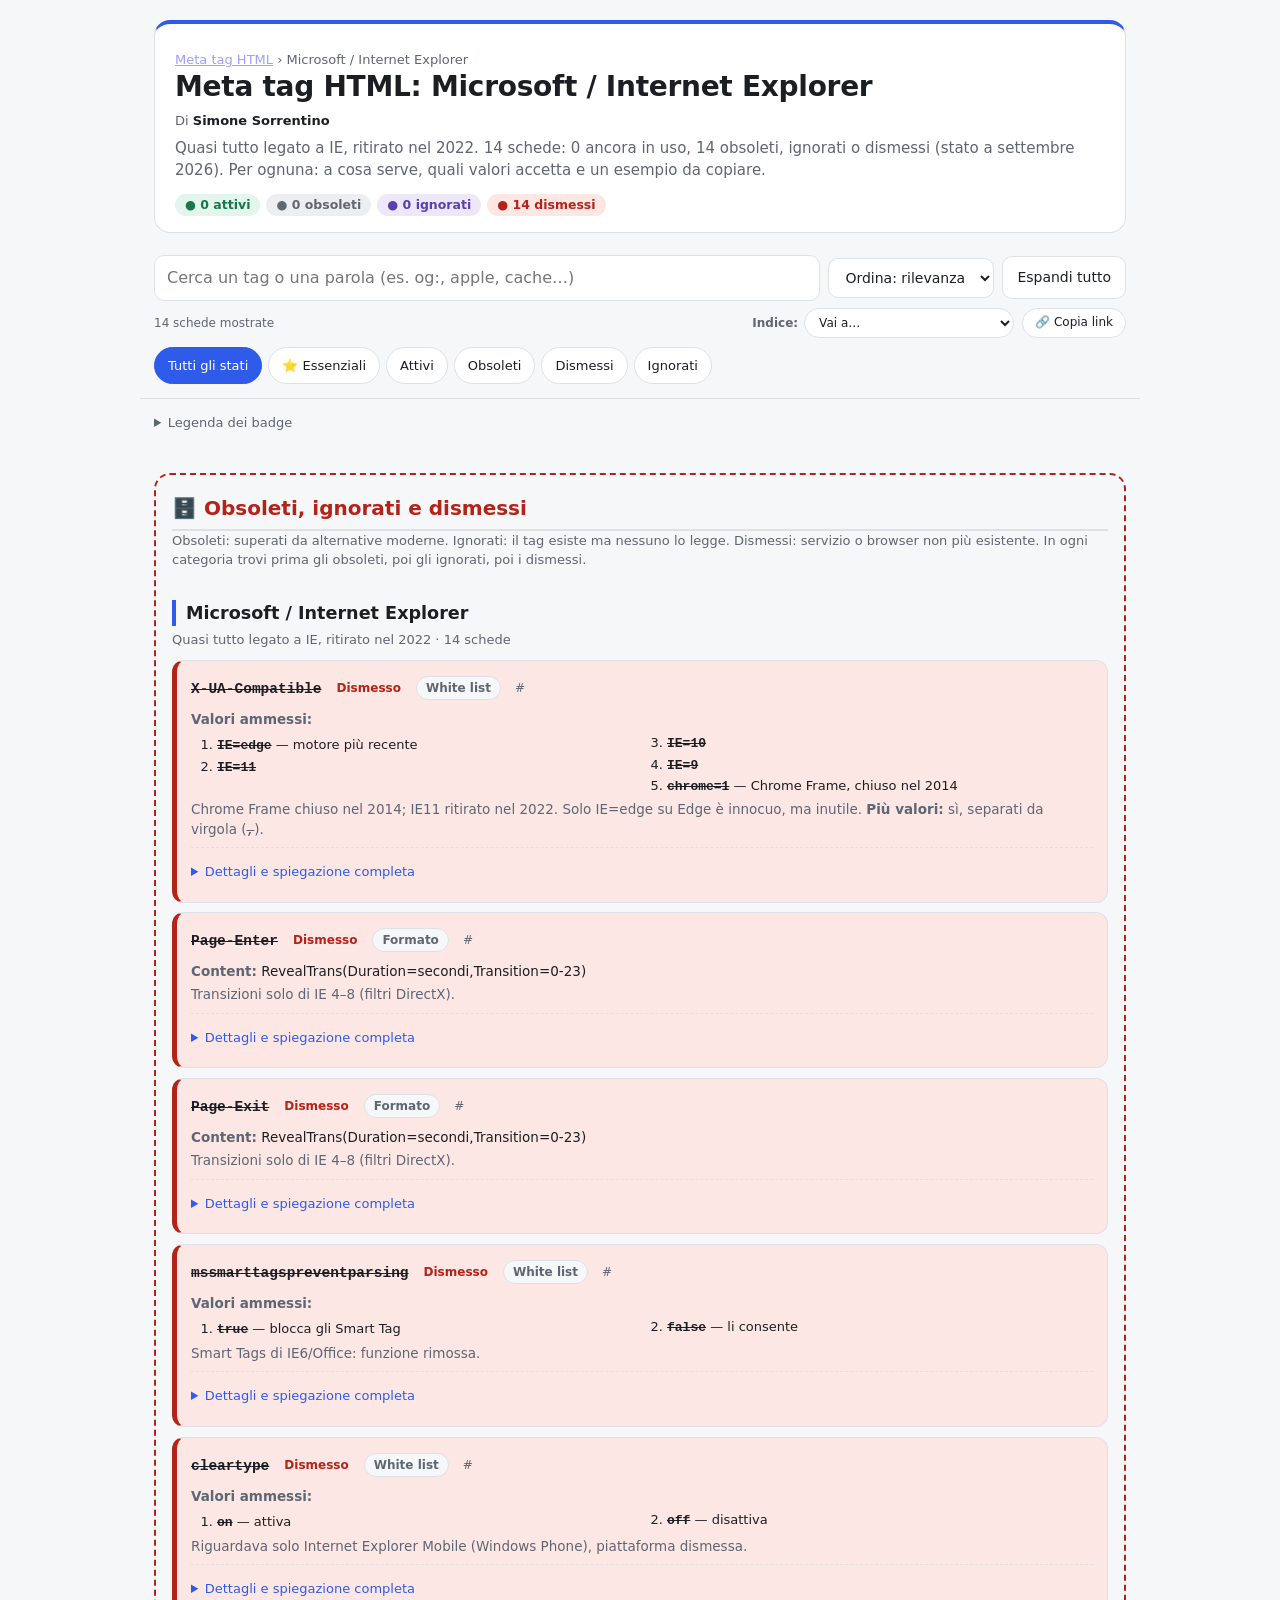
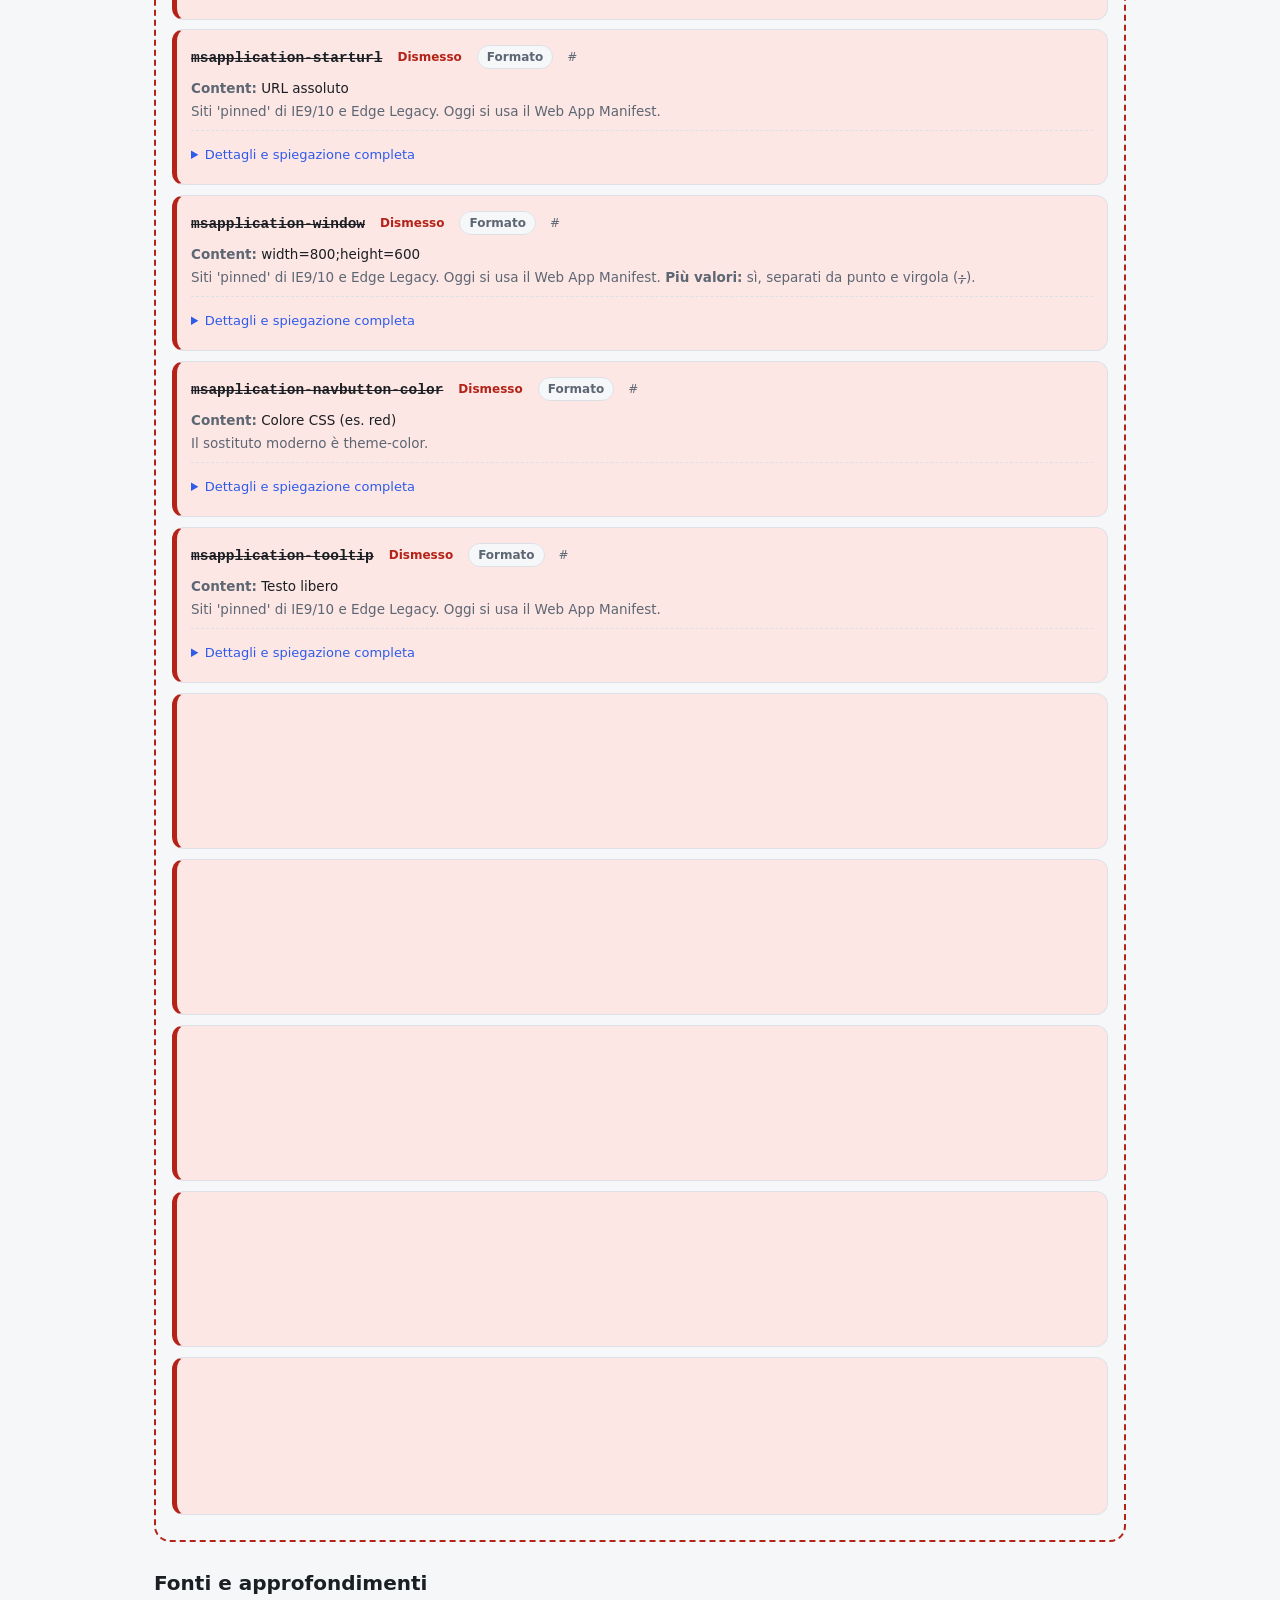
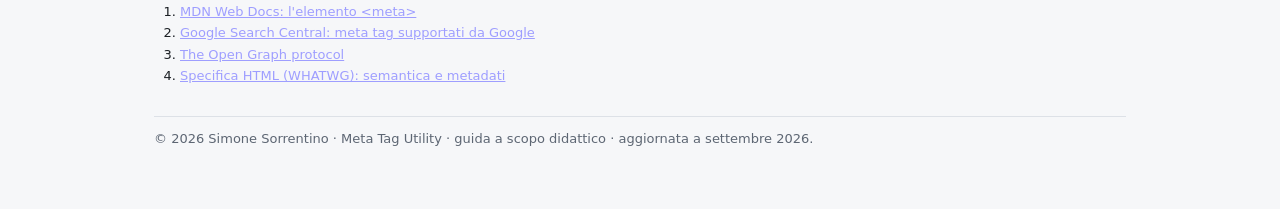
<file: meta-tag-microsoft-internet-explorer.html>
<!DOCTYPE html>
<html lang="it">
<head>
<meta charset="UTF-8">
<meta name="viewport" content="width=device-width, initial-scale=1, viewport-fit=cover">
<title>Microsoft / Internet Explorer: meta tag HTML (guida 2026)</title>
<meta name="description" content="14 schede sui tag della categoria «Microsoft / Internet Explorer»: 14 obsoleti, ignorati o dismessi. Valori ammessi, esempi da copiare e consigli (aggiornato a settembre 2026).">
<meta name="author" content="Simone Sorrentino">
<meta name="robots" content="index, follow, max-snippet:-1, max-image-preview:large, max-video-preview:-1">
<link rel="canonical" href="https://mappeconcettuali.altervista.org/meta-tag-microsoft-internet-explorer.html">
<link rel="icon" href="data:image/svg+xml,%3Csvg xmlns='http://www.w3.org/2000/svg' viewBox='0 0 100 100'%3E%3Ctext y='.9em' font-size='90'%3E🏷️%3C/text%3E%3C/svg%3E">
<meta name="color-scheme" content="light dark">
<meta name="theme-color" content="#f6f7f9" media="(prefers-color-scheme: light)">
<meta name="theme-color" content="#13161a" media="(prefers-color-scheme: dark)">
<meta property="og:type" content="article">
<meta property="og:site_name" content="Meta Tag Utility">
<meta property="og:locale" content="it_IT">
<meta property="og:title" content="Microsoft / Internet Explorer: meta tag HTML (guida 2026)">
<meta property="og:description" content="14 schede sui tag della categoria «Microsoft / Internet Explorer»: 14 obsoleti, ignorati o dismessi. Valori ammessi, esempi da copiare e consigli (aggiornato a settembre 2026).">
<meta property="og:url" content="https://mappeconcettuali.altervista.org/meta-tag-microsoft-internet-explorer.html">
<meta property="og:image" content="https://mappeconcettuali.altervista.org/og-meta-tag-utility.png">
<meta property="og:image:type" content="image/png">
<meta property="og:image:width" content="1200">
<meta property="og:image:height" content="630">
<meta property="og:image:alt" content="Meta tag HTML: guida ai tag utili, obsoleti e ignorati">
<meta property="article:published_time" content="2026-10-01">
<meta property="article:modified_time" content="2026-10-01">
<meta property="article:author" content="Simone Sorrentino">
<meta name="twitter:card" content="summary_large_image">
<meta name="twitter:title" content="Microsoft / Internet Explorer: meta tag HTML (guida 2026)">
<meta name="twitter:description" content="14 schede sui tag della categoria «Microsoft / Internet Explorer»: 14 obsoleti, ignorati o dismessi. Valori ammessi, esempi da copiare e consigli (aggiornato a settembre 2026).">
<meta name="twitter:image" content="https://mappeconcettuali.altervista.org/og-meta-tag-utility.png">
<meta name="twitter:image:alt" content="Meta tag HTML: guida ai tag utili, obsoleti e ignorati">
<script type="application/ld+json">[{"@context":"https://schema.org","@type":"TechArticle","headline":"Meta tag HTML: Microsoft / Internet Explorer","description":"14 schede sui tag della categoria «Microsoft / Internet Explorer»: 14 obsoleti, ignorati o dismessi. Valori ammessi, esempi da copiare e consigli (aggiornato a settembre 2026).","inLanguage":"it","url":"https://mappeconcettuali.altervista.org/meta-tag-microsoft-internet-explorer.html","mainEntityOfPage":"https://mappeconcettuali.altervista.org/meta-tag-microsoft-internet-explorer.html","image":"https://mappeconcettuali.altervista.org/og-meta-tag-utility.png","datePublished":"2026-10-01","dateModified":"2026-10-01","isAccessibleForFree":true,"keywords":"meta tag, HTML, SEO, Open Graph, robots, canonical, viewport","about":{"@type":"Thing","name":"Meta tag HTML"},"author":{"@type":"Person","name":"Simone Sorrentino","url":"https://mappeconcettuali.altervista.org/"},"publisher":{"@type":"Organization","name":"Meta Tag Utility","url":"https://mappeconcettuali.altervista.org/"},"copyrightHolder":{"@type":"Person","name":"Simone Sorrentino"},"copyrightYear":2026,"isPartOf":{"@type":"WebPage","url":"https://mappeconcettuali.altervista.org/meta-tag.html","name":"Meta tag HTML: quali usare e quali evitare"}},{"@context":"https://schema.org","@type":"BreadcrumbList","itemListElement":[{"@type":"ListItem","position":1,"name":"Meta tag HTML","item":"https://mappeconcettuali.altervista.org/meta-tag.html"},{"@type":"ListItem","position":2,"name":"Microsoft / Internet Explorer","item":"https://mappeconcettuali.altervista.org/meta-tag-microsoft-internet-explorer.html"}]}]</script>
<script>document.documentElement.classList.add("js")</script>
<link rel="stylesheet" href="resource/meta-tag.css?v=20261001e">
<noscript><style>.bar,.fl,.cp,.up{display:none}header .sub{display:block!important}.stats button{pointer-events:none}</style></noscript>
</head>
<body>
<a class="skip" href="#out">Vai ai contenuti</a>
<div class="w">
<header>
<p class="by"><a href="meta-tag.html">Meta tag HTML</a> › Microsoft / Internet Explorer</p>
<h1>Meta tag HTML: Microsoft / Internet Explorer</h1>
<p class="by">Di <strong>Simone Sorrentino</strong></p>
<p class="sub" id="sub">Quasi tutto legato a IE, ritirato nel 2022. 14 schede: 0 ancora in uso, 14 obsoleti, ignorati o dismessi (stato a settembre 2026). Per ognuna: a cosa serve, quali valori accetta e un esempio da copiare.</p>
<button type="button" id="sm" class="sm" aria-expanded="false" aria-controls="sub" hidden>Leggi tutto</button>
<div class="stats" role="group" aria-label="Filtra per stato"><button type="button" class="b s-ok" data-st="ok" aria-pressed="false">● 0 attivi</button><button type="button" class="b s-old" data-st="old" aria-pressed="false">● 0 obsoleti</button><button type="button" class="b s-ign" data-st="ign" aria-pressed="false">● 0 ignorati</button><button type="button" class="b s-dead" data-st="dead" aria-pressed="false">● 14 dismessi</button></div>
</header>
<main>
<nav class="toc" aria-label="Indice delle categorie"><details><summary>Tutte le categorie</summary>
<p class="tg">Tutte le categorie</p><ul><li><a href="meta-tag-documento-e-rendering.html">Documento e rendering<span class="ct">24</span></a></li><li><a href="meta-tag-motori-di-ricerca.html">Motori di ricerca<span class="ct">27</span></a></li><li><a href="meta-tag-social-open-graph.html">Social / Open Graph<span class="ct">23</span></a></li><li><a href="meta-tag-open-graph-extra.html">Open Graph: tipi di oggetto e proprietà extra<span class="ct">40</span></a></li><li><a href="meta-tag-twitter-x-cards.html">X / Twitter Cards<span class="ct">8</span></a></li><li><a href="meta-tag-browser-e-pwa.html">Browser e PWA<span class="ct">6</span></a></li><li><a href="meta-tag-apple-ios.html">Apple / iOS<span class="ct">6</span></a></li><li><a href="meta-tag-http-equiv-cache-sicurezza.html">http-equiv, cache e sicurezza<span class="ct">16</span></a></li><li><a href="meta-tag-verifica-proprieta-sito.html">Verifica proprietà sito<span class="ct">12</span></a></li><li><a href="meta-tag-custom-e-framework.html">Custom e framework<span class="ct">7</span></a></li><li><a href="meta-tag-link-tag.html">Link tag (&lt;link&gt;)<span class="ct">45</span></a></li><li><a href="meta-tag-geo-e-contatti.html">Geo e contatti<span class="ct">14</span></a></li><li><a href="meta-tag-microsoft-internet-explorer.html" aria-current="page">Microsoft / Internet Explorer<span class="ct">14</span></a></li></ul></details></nav>
<div class="list">
<div id="bs" aria-hidden="true"></div>
<div class="bar" role="search"><div class="tb"><div class="sb"><label class="vh" for="q">Cerca un tag o una parola</label><input id="q" type="search" autocomplete="off" placeholder="Cerca in questa categoria"></div><label class="vh" for="ord">Ordina per</label><select id="ord" title="Ordina per"><option value="rel">Ordina: rilevanza</option><option value="az">Ordina: A–Z</option><option value="orig">Ordina: originale</option></select><button type="button" id="ex" class="tbb" aria-pressed="false">Espandi tutto</button></div><div class="cap cr"><span id="cnt" aria-live="polite"></span><label class="gl" for="go">Indice:</label><select id="go" title="Indice: vai a una categoria"></select><button type="button" id="sh" class="lk" title="Copia il link di questa vista filtrata" aria-label="Copia il link di questa vista">🔗<span class="dm"> Copia link</span></button><button type="button" id="rs" class="lk" aria-label="Azzera filtri" hidden>✕<span class="dm"> Azzera filtri</span></button></div><details class="fd" id="fd" open><summary>Filtra per categoria e stato<span class="bdg" id="fb" hidden></span></summary>
<div class="fl"><div class="chips" id="cc" role="group" aria-label="Filtra per categoria"></div><div class="chips" id="sc" role="group" aria-label="Filtra per stato"></div></div></details></div>
<details class="leg-d"><summary>Legenda dei badge</summary><div class="leg">
<span><span class="b s-ok">● Attivo</span> usato e supportato</span>
<span><span class="b s-old">● Obsoleto</span> superato da alternative moderne</span><span><span class="b s-ign">● Ignorato</span> esiste ma nessuno lo legge</span>
<span><span class="b s-dead">● Dismesso</span> servizio/browser non più esistente (nome barrato)</span>
<span><span class="b t">Libero</span> valore a scelta</span><span><span class="b t">White list</span> solo valori ammessi</span><span><span class="b t">Formato</span> sintassi fissa</span>
</div></details>
<div id="out">
<section class="grp box" id="archivio"><h2 class="st">🗄️ Obsoleti, ignorati e dismessi</h2><p class="d">Obsoleti: superati da alternative moderne. Ignorati: il tag esiste ma nessuno lo legge. Dismessi: servizio o browser non più esistente. In ogni categoria trovi prima gli obsoleti, poi gli ignorati, poi i dismessi.</p><section class='cs' id='archivio-ms'><h3>Microsoft / Internet Explorer</h3><p class='d'>Quasi tutto legato a IE, ritirato nel 2022 · <span class='cn'>14 schede</span></p><article class='c dead' id='x-ua-compatible' data-cat='ms' data-st='dead' data-ess='0'><div class='h'><h4><code>X-UA-Compatible</code></h4><span class='b s-dead'>Dismesso</span><span class='b t'>White list</span><a class='pl' href='#x-ua-compatible' aria-label='Link diretto a X-UA-Compatible'>#</a></div><div class='v'><b>Valori ammessi:</b><ol class='vl'><li><code>IE=edge</code> — motore più recente</li><li><code>IE=11</code></li><li><code>IE=10</code></li><li><code>IE=9</code></li><li><code>chrome=1</code> — Chrome Frame, chiuso nel 2014</li></ol></div><div class='n'>Chrome Frame chiuso nel 2014; IE11 ritirato nel 2022. Solo IE=edge su Edge è innocuo, ma inutile. <b>Più valori:</b> sì, separati da virgola (<code>,</code>).</div><details><summary>Dettagli e spiegazione completa</summary><p class='lb'>In parole semplici</p><div class='wd'>Un'istruzione per Internet Explorer, oggi non più in uso.</div><p class='lb'>A cosa serve</p><div>Forzava la modalità di rendering di Internet Explorer e attivava Chrome Frame. Oggi non ha alcun utilizzo.</div><p class='lb'>Chi lo legge</p><div>Internet Explorer e Edge Legacy (non più in uso)</div><p class='lb'>Com'è fatto</p><div>attributo <b>http-equiv</b> = header HTTP che il tag prova a simulare (il valore è fisso) · attributo <b>content</b> = il valore dell'header</div><p class='lb'>Valori ammessi</p><div><ol class='vl'><li><code>IE=edge</code> — motore più recente</li><li><code>IE=11</code></li><li><code>IE=10</code></li><li><code>IE=9</code></li><li><code>chrome=1</code> — Chrome Frame, chiuso nel 2014</li></ol></div><p class='lb'>Più valori e delimitatore</p><div><b>Delimitatore: virgola</b> (<code>,</code>): <code>IE=edge,chrome=1</code>.</div><p class='lb'>È personalizzabile?</p><div>No: si possono usare solo i valori ammessi (white list) elencati sopra. Altri valori vengono ignorati.</div><p class='lb'>Se lo usi o lo ometti</p><div>Se lo lasci: non serve a nulla, appesantisce solo il codice. Puoi toglierlo senza conseguenze.</div><p class='lb'>Note e consigli</p><div>Chrome Frame chiuso nel 2014; IE11 ritirato nel 2022. Solo IE=edge su Edge è innocuo, ma inutile.</div><p class='lb'>Esempio</p><div class='cb'><button type='button' class='cp'>Copia esempio</button><pre>&lt;!-- NON USARE: servizio/browser dismesso --&gt;
&lt;meta http-equiv="X-UA-Compatible" content="<mark>IE=edge,chrome=1</mark>"&gt;</pre></div><div class='cap'>Evidenziato: la parte che puoi personalizzare.</div></details></article><article class='c dead' id='page-enter' data-cat='ms' data-st='dead' data-ess='0'><div class='h'><h4><code>Page-Enter</code></h4><span class='b s-dead'>Dismesso</span><span class='b t'>Formato</span><a class='pl' href='#page-enter' aria-label='Link diretto a Page-Enter'>#</a></div><div class='v'><b>Content:</b> RevealTrans(Duration=secondi,Transition=0-23)</div><div class='n'>Transizioni solo di IE 4–8 (filtri DirectX).</div><details><summary>Dettagli e spiegazione completa</summary><p class='lb'>In parole semplici</p><div class='wd'>Un'istruzione per Internet Explorer, oggi non più in uso.</div><p class='lb'>A cosa serve</p><div>Applicava un effetto di transizione all'ingresso nella pagina (solo IE).</div><p class='lb'>Chi lo legge</p><div>Internet Explorer e Edge Legacy (non più in uso)</div><p class='lb'>Com'è fatto</p><div>attributo <b>http-equiv</b> = header HTTP che il tag prova a simulare (il valore è fisso) · attributo <b>content</b> = il valore dell'header</div><p class='lb'>Contenuti possibili / ammessi</p><div>RevealTrans(Duration=secondi,Transition=0-23)</div><p class='lb'>È personalizzabile?</p><div>In parte: la sintassi è fissa, ma il dato (URL, ID, dimensioni, nome) è il tuo.</div><p class='lb'>Se lo usi o lo ometti</p><div>Se lo lasci: non serve a nulla, appesantisce solo il codice. Puoi toglierlo senza conseguenze.</div><p class='lb'>Note e consigli</p><div>Transizioni solo di IE 4–8 (filtri DirectX).</div><p class='lb'>Esempio</p><div class='cb'><button type='button' class='cp'>Copia esempio</button><pre>&lt;!-- NON USARE: servizio/browser dismesso --&gt;
&lt;meta http-equiv="Page-Enter" content="<mark>RevealTrans(Duration=2.0,Transition=2)</mark>"&gt;</pre></div><div class='cap'>Evidenziato: la parte che puoi personalizzare.</div></details></article><article class='c dead' id='page-exit' data-cat='ms' data-st='dead' data-ess='0'><div class='h'><h4><code>Page-Exit</code></h4><span class='b s-dead'>Dismesso</span><span class='b t'>Formato</span><a class='pl' href='#page-exit' aria-label='Link diretto a Page-Exit'>#</a></div><div class='v'><b>Content:</b> RevealTrans(Duration=secondi,Transition=0-23)</div><div class='n'>Transizioni solo di IE 4–8 (filtri DirectX).</div><details><summary>Dettagli e spiegazione completa</summary><p class='lb'>In parole semplici</p><div class='wd'>Un'istruzione per Internet Explorer, oggi non più in uso.</div><p class='lb'>A cosa serve</p><div>Applicava un effetto di transizione all'uscita dalla pagina (solo IE).</div><p class='lb'>Chi lo legge</p><div>Internet Explorer e Edge Legacy (non più in uso)</div><p class='lb'>Com'è fatto</p><div>attributo <b>http-equiv</b> = header HTTP che il tag prova a simulare (il valore è fisso) · attributo <b>content</b> = il valore dell'header</div><p class='lb'>Contenuti possibili / ammessi</p><div>RevealTrans(Duration=secondi,Transition=0-23)</div><p class='lb'>È personalizzabile?</p><div>In parte: la sintassi è fissa, ma il dato (URL, ID, dimensioni, nome) è il tuo.</div><p class='lb'>Se lo usi o lo ometti</p><div>Se lo lasci: non serve a nulla, appesantisce solo il codice. Puoi toglierlo senza conseguenze.</div><p class='lb'>Note e consigli</p><div>Transizioni solo di IE 4–8 (filtri DirectX).</div><p class='lb'>Esempio</p><div class='cb'><button type='button' class='cp'>Copia esempio</button><pre>&lt;!-- NON USARE: servizio/browser dismesso --&gt;
&lt;meta http-equiv="Page-Exit" content="<mark>RevealTrans(Duration=3.0,Transition=12)</mark>"&gt;</pre></div><div class='cap'>Evidenziato: la parte che puoi personalizzare.</div></details></article><article class='c dead' id='mssmarttagspreventparsing' data-cat='ms' data-st='dead' data-ess='0'><div class='h'><h4><code>mssmarttagspreventparsing</code></h4><span class='b s-dead'>Dismesso</span><span class='b t'>White list</span><a class='pl' href='#mssmarttagspreventparsing' aria-label='Link diretto a mssmarttagspreventparsing'>#</a></div><div class='v'><b>Valori ammessi:</b><ol class='vl'><li><code>true</code> — blocca gli Smart Tag</li><li><code>false</code> — li consente</li></ol></div><div class='n'>Smart Tags di IE6/Office: funzione rimossa.</div><details><summary>Dettagli e spiegazione completa</summary><p class='lb'>In parole semplici</p><div class='wd'>Un'istruzione per Internet Explorer, oggi non più in uso.</div><p class='lb'>A cosa serve</p><div>Bloccava gli Smart Tag di Microsoft (link automatici sulle parole), funzione ritirata già ai tempi di IE6.</div><p class='lb'>Chi lo legge</p><div>Internet Explorer e Edge Legacy (non più in uso)</div><p class='lb'>Com'è fatto</p><div>attributo <b>name</b> = quale informazione stai dando (il valore è fisso, es. description) · attributo <b>content</b> = il dato che scegli tu</div><p class='lb'>Valori ammessi</p><div><ol class='vl'><li><code>true</code> — blocca gli Smart Tag</li><li><code>false</code> — li consente</li></ol></div><p class='lb'>È personalizzabile?</p><div>No: si possono usare solo i valori ammessi (white list) elencati sopra. Altri valori vengono ignorati.</div><p class='lb'>Se lo usi o lo ometti</p><div>Se lo lasci: non serve a nulla, appesantisce solo il codice. Puoi toglierlo senza conseguenze.</div><p class='lb'>Note e consigli</p><div>Smart Tags di IE6/Office: funzione rimossa.</div><p class='lb'>Esempio</p><div class='cb'><button type='button' class='cp'>Copia esempio</button><pre>&lt;!-- NON USARE: servizio/browser dismesso --&gt;
&lt;meta name="mssmarttagspreventparsing" content="<mark>true</mark>"&gt;</pre></div><div class='cap'>Evidenziato: la parte che puoi personalizzare.</div></details></article><article class='c dead' id='cleartype' data-cat='ms' data-st='dead' data-ess='0'><div class='h'><h4><code>cleartype</code></h4><span class='b s-dead'>Dismesso</span><span class='b t'>White list</span><a class='pl' href='#cleartype' aria-label='Link diretto a cleartype'>#</a></div><div class='v'><b>Valori ammessi:</b><ol class='vl'><li><code>on</code> — attiva</li><li><code>off</code> — disattiva</li></ol></div><div class='n'>Riguardava solo Internet Explorer Mobile (Windows Phone), piattaforma dismessa.</div><details><summary>Dettagli e spiegazione completa</summary><p class='lb'>In parole semplici</p><div class='wd'>Un'istruzione per Internet Explorer, oggi non più in uso.</div><p class='lb'>A cosa serve</p><div>Attivava ClearType (font più nitidi) su Internet Explorer Mobile di Windows Phone.</div><p class='lb'>Chi lo legge</p><div>Internet Explorer e Edge Legacy (non più in uso)</div><p class='lb'>Com'è fatto</p><div>attributo <b>http-equiv</b> = header HTTP che il tag prova a simulare (il valore è fisso) · attributo <b>content</b> = il valore dell'header</div><p class='lb'>Valori ammessi</p><div><ol class='vl'><li><code>on</code> — attiva</li><li><code>off</code> — disattiva</li></ol></div><p class='lb'>È personalizzabile?</p><div>No: si possono usare solo i valori ammessi (white list) elencati sopra. Altri valori vengono ignorati.</div><p class='lb'>Se lo usi o lo ometti</p><div>Se lo lasci: non serve a nulla, appesantisce solo il codice. Puoi toglierlo senza conseguenze.</div><p class='lb'>Note e consigli</p><div>Riguardava solo Internet Explorer Mobile (Windows Phone), piattaforma dismessa.</div><p class='lb'>Esempio</p><div class='cb'><button type='button' class='cp'>Copia esempio</button><pre>&lt;!-- NON USARE: servizio/browser dismesso --&gt;
&lt;meta http-equiv="cleartype" content="<mark>on</mark>"&gt;</pre></div><div class='cap'>Evidenziato: la parte che puoi personalizzare.</div></details></article><article class='c dead' id='msapplication-starturl' data-cat='ms' data-st='dead' data-ess='0'><div class='h'><h4><code>msapplication-starturl</code></h4><span class='b s-dead'>Dismesso</span><span class='b t'>Formato</span><a class='pl' href='#msapplication-starturl' aria-label='Link diretto a msapplication-starturl'>#</a></div><div class='v'><b>Content:</b> URL assoluto</div><div class='n'>Siti 'pinned' di IE9/10 e Edge Legacy. Oggi si usa il Web App Manifest.</div><details><summary>Dettagli e spiegazione completa</summary><p class='lb'>In parole semplici</p><div class='wd'>Un'istruzione per Internet Explorer, oggi non più in uso.</div><p class='lb'>A cosa serve</p><div>URL di avvio del sito appuntato (IE9/10).</div><p class='lb'>Chi lo legge</p><div>Internet Explorer e Edge Legacy (non più in uso)</div><p class='lb'>Com'è fatto</p><div>attributo <b>name</b> = quale informazione stai dando (il valore è fisso, es. description) · attributo <b>content</b> = il dato che scegli tu</div><p class='lb'>Contenuti possibili / ammessi</p><div>URL assoluto</div><p class='lb'>È personalizzabile?</p><div>In parte: la sintassi è fissa, ma il dato (URL, ID, dimensioni, nome) è il tuo.</div><p class='lb'>Se lo usi o lo ometti</p><div>Se lo lasci: non serve a nulla, appesantisce solo il codice. Puoi toglierlo senza conseguenze.</div><p class='lb'>Note e consigli</p><div>Siti 'pinned' di IE9/10 e Edge Legacy. Oggi si usa il Web App Manifest.</div><p class='lb'>Esempio</p><div class='cb'><button type='button' class='cp'>Copia esempio</button><pre>&lt;!-- NON USARE: servizio/browser dismesso --&gt;
&lt;meta name="msapplication-starturl" content="<mark>https://esempio.it/</mark>"&gt;</pre></div><div class='cap'>Evidenziato: la parte che puoi personalizzare.</div></details></article><article class='c dead' id='msapplication-window' data-cat='ms' data-st='dead' data-ess='0'><div class='h'><h4><code>msapplication-window</code></h4><span class='b s-dead'>Dismesso</span><span class='b t'>Formato</span><a class='pl' href='#msapplication-window' aria-label='Link diretto a msapplication-window'>#</a></div><div class='v'><b>Content:</b> width=800;height=600</div><div class='n'>Siti 'pinned' di IE9/10 e Edge Legacy. Oggi si usa il Web App Manifest. <b>Più valori:</b> sì, separati da punto e virgola (<code>;</code>).</div><details><summary>Dettagli e spiegazione completa</summary><p class='lb'>In parole semplici</p><div class='wd'>Un'istruzione per Internet Explorer, oggi non più in uso.</div><p class='lb'>A cosa serve</p><div>Dimensioni iniziali della finestra del sito appuntato.</div><p class='lb'>Chi lo legge</p><div>Internet Explorer e Edge Legacy (non più in uso)</div><p class='lb'>Com'è fatto</p><div>attributo <b>name</b> = quale informazione stai dando (il valore è fisso, es. description) · attributo <b>content</b> = il dato che scegli tu</div><p class='lb'>Contenuti possibili / ammessi</p><div>width=800;height=600</div><p class='lb'>Più valori e delimitatore</p><div><b>Delimitatore: punto e virgola</b> (<code>;</code>): <code>width=800;height=600</code>.</div><p class='lb'>È personalizzabile?</p><div>In parte: la sintassi è fissa, ma il dato (URL, ID, dimensioni, nome) è il tuo.</div><p class='lb'>Se lo usi o lo ometti</p><div>Se lo lasci: non serve a nulla, appesantisce solo il codice. Puoi toglierlo senza conseguenze.</div><p class='lb'>Note e consigli</p><div>Siti 'pinned' di IE9/10 e Edge Legacy. Oggi si usa il Web App Manifest.</div><p class='lb'>Esempio</p><div class='cb'><button type='button' class='cp'>Copia esempio</button><pre>&lt;!-- NON USARE: servizio/browser dismesso --&gt;
&lt;meta name="msapplication-window" content="<mark>width=800;height=600</mark>"&gt;</pre></div><div class='cap'>Evidenziato: la parte che puoi personalizzare.</div></details></article><article class='c dead' id='msapplication-navbutton-color' data-cat='ms' data-st='dead' data-ess='0'><div class='h'><h4><code>msapplication-navbutton-color</code></h4><span class='b s-dead'>Dismesso</span><span class='b t'>Formato</span><a class='pl' href='#msapplication-navbutton-color' aria-label='Link diretto a msapplication-navbutton-color'>#</a></div><div class='v'><b>Content:</b> Colore CSS (es. red)</div><div class='n'>Il sostituto moderno è theme-color.</div><details><summary>Dettagli e spiegazione completa</summary><p class='lb'>In parole semplici</p><div class='wd'>Un'istruzione per Internet Explorer, oggi non più in uso.</div><p class='lb'>A cosa serve</p><div>Colore dei pulsanti avanti/indietro di IE.</div><p class='lb'>Chi lo legge</p><div>Internet Explorer e Edge Legacy (non più in uso)</div><p class='lb'>Com'è fatto</p><div>attributo <b>name</b> = quale informazione stai dando (il valore è fisso, es. description) · attributo <b>content</b> = il dato che scegli tu</div><p class='lb'>Contenuti possibili / ammessi</p><div>Colore CSS (es. red)</div><p class='lb'>È personalizzabile?</p><div>In parte: la sintassi è fissa, ma il dato (URL, ID, dimensioni, nome) è il tuo.</div><p class='lb'>Se lo usi o lo ometti</p><div>Se lo lasci: non serve a nulla, appesantisce solo il codice. Puoi toglierlo senza conseguenze.</div><p class='lb'>Note e consigli</p><div>Il sostituto moderno è theme-color.</div><p class='lb'>Esempio</p><div class='cb'><button type='button' class='cp'>Copia esempio</button><pre>&lt;!-- NON USARE: servizio/browser dismesso --&gt;
&lt;meta name="msapplication-navbutton-color" content="<mark>red</mark>"&gt;</pre></div><div class='cap'>Evidenziato: la parte che puoi personalizzare.</div></details></article><article class='c dead' id='msapplication-tooltip' data-cat='ms' data-st='dead' data-ess='0'><div class='h'><h4><code>msapplication-tooltip</code></h4><span class='b s-dead'>Dismesso</span><span class='b t'>Formato</span><a class='pl' href='#msapplication-tooltip' aria-label='Link diretto a msapplication-tooltip'>#</a></div><div class='v'><b>Content:</b> Testo libero</div><div class='n'>Siti 'pinned' di IE9/10 e Edge Legacy. Oggi si usa il Web App Manifest.</div><details><summary>Dettagli e spiegazione completa</summary><p class='lb'>In parole semplici</p><div class='wd'>Un'istruzione per Internet Explorer, oggi non più in uso.</div><p class='lb'>A cosa serve</p><div>Testo mostrato al passaggio sull'icona appuntata.</div><p class='lb'>Chi lo legge</p><div>Internet Explorer e Edge Legacy (non più in uso)</div><p class='lb'>Com'è fatto</p><div>attributo <b>name</b> = quale informazione stai dando (il valore è fisso, es. description) · attributo <b>content</b> = il dato che scegli tu</div><p class='lb'>Contenuti possibili / ammessi</p><div>Testo libero</div><p class='lb'>È personalizzabile?</p><div>In parte: la sintassi è fissa, ma il dato (URL, ID, dimensioni, nome) è il tuo.</div><p class='lb'>Se lo usi o lo ometti</p><div>Se lo lasci: non serve a nulla, appesantisce solo il codice. Puoi toglierlo senza conseguenze.</div><p class='lb'>Note e consigli</p><div>Siti 'pinned' di IE9/10 e Edge Legacy. Oggi si usa il Web App Manifest.</div><p class='lb'>Esempio</p><div class='cb'><button type='button' class='cp'>Copia esempio</button><pre>&lt;!-- NON USARE: servizio/browser dismesso --&gt;
&lt;meta name="msapplication-tooltip" content="<mark>Apri il mio sito</mark>"&gt;</pre></div><div class='cap'>Evidenziato: la parte che puoi personalizzare.</div></details></article><article class='c dead' id='msapplication-task' data-cat='ms' data-st='dead' data-ess='0'><div class='h'><h4><code>msapplication-task</code></h4><span class='b s-dead'>Dismesso</span><span class='b t'>Formato</span><a class='pl' href='#msapplication-task' aria-label='Link diretto a msapplication-task'>#</a></div><div class='v'><b>Content:</b> name=…;action-uri=…;icon-uri=…</div><div class='n'>Ripetibile più volte. <b>Più valori:</b> sì, separati da punto e virgola (<code>;</code>).</div><details><summary>Dettagli e spiegazione completa</summary><p class='lb'>In parole semplici</p><div class='wd'>Un'istruzione per Internet Explorer, oggi non più in uso.</div><p class='lb'>A cosa serve</p><div>Voce di scelta rapida nel menu dell'icona appuntata.</div><p class='lb'>Chi lo legge</p><div>Internet Explorer e Edge Legacy (non più in uso)</div><p class='lb'>Com'è fatto</p><div>attributo <b>name</b> = quale informazione stai dando (il valore è fisso, es. description) · attributo <b>content</b> = il dato che scegli tu</div><p class='lb'>Contenuti possibili / ammessi</p><div>name=…;action-uri=…;icon-uri=…</div><p class='lb'>Più valori e delimitatore</p><div><b>Delimitatore: punto e virgola</b> (<code>;</code>) tra le tre parti: <code>name=Chi siamo;action-uri=/about/;icon-uri=/about.ico</code>. Per più attività ripeti il tag.</div><p class='lb'>È personalizzabile?</p><div>In parte: la sintassi è fissa, ma il dato (URL, ID, dimensioni, nome) è il tuo.</div><p class='lb'>Se lo usi o lo ometti</p><div>Se lo lasci: non serve a nulla, appesantisce solo il codice. Puoi toglierlo senza conseguenze.</div><p class='lb'>Note e consigli</p><div>Ripetibile più volte.</div><p class='lb'>Esempio</p><div class='cb'><button type='button' class='cp'>Copia esempio</button><pre>&lt;!-- NON USARE: servizio/browser dismesso --&gt;
&lt;meta name="msapplication-task" content="<mark>name=Chi siamo;action-uri=/about/;icon-uri=/about.ico</mark>"&gt;</pre></div><div class='cap'>Evidenziato: la parte che puoi personalizzare.</div></details></article><article class='c dead' id='msapplication-tilecolor' data-cat='ms' data-st='dead' data-ess='0'><div class='h'><h4><code>msapplication-TileColor</code></h4><span class='b s-dead'>Dismesso</span><span class='b t'>Formato</span><a class='pl' href='#msapplication-tilecolor' aria-label='Link diretto a msapplication-TileColor'>#</a></div><div class='v'><b>Content:</b> Colore esadecimale</div><div class='n'>Letto solo da IE11 ed Edge Legacy, entrambi dismessi; Windows 10 non è più supportato da ottobre 2025.</div><details><summary>Dettagli e spiegazione completa</summary><p class='lb'>In parole semplici</p><div class='wd'>Un'istruzione per Internet Explorer, oggi non più in uso.</div><p class='lb'>A cosa serve</p><div>Colore del riquadro di Windows 8/10 per il sito appuntato.</div><p class='lb'>Chi lo legge</p><div>Internet Explorer e Edge Legacy (non più in uso)</div><p class='lb'>Com'è fatto</p><div>attributo <b>name</b> = quale informazione stai dando (il valore è fisso, es. description) · attributo <b>content</b> = il dato che scegli tu</div><p class='lb'>Contenuti possibili / ammessi</p><div>Colore esadecimale</div><p class='lb'>È personalizzabile?</p><div>In parte: la sintassi è fissa, ma il dato (URL, ID, dimensioni, nome) è il tuo.</div><p class='lb'>Se lo usi o lo ometti</p><div>Se lo lasci: non serve a nulla, appesantisce solo il codice. Puoi toglierlo senza conseguenze.</div><p class='lb'>Note e consigli</p><div>Letto solo da IE11 ed Edge Legacy, entrambi dismessi; Windows 10 non è più supportato da ottobre 2025.</div><p class='lb'>Esempio</p><div class='cb'><button type='button' class='cp'>Copia esempio</button><pre>&lt;!-- NON USARE: servizio/browser dismesso --&gt;
&lt;meta name="msapplication-TileColor" content="<mark>#2b5797</mark>"&gt;</pre></div><div class='cap'>Evidenziato: la parte che puoi personalizzare.</div></details></article><article class='c dead' id='msapplication-tileimage' data-cat='ms' data-st='dead' data-ess='0'><div class='h'><h4><code>msapplication-TileImage</code></h4><span class='b s-dead'>Dismesso</span><span class='b t'>Formato</span><a class='pl' href='#msapplication-tileimage' aria-label='Link diretto a msapplication-TileImage'>#</a></div><div class='v'><b>Content:</b> URL di un PNG (es. 144×144)</div><div class='n'>Come TileColor: nessun browser attuale lo legge.</div><details><summary>Dettagli e spiegazione completa</summary><p class='lb'>In parole semplici</p><div class='wd'>Un'istruzione per Internet Explorer, oggi non più in uso.</div><p class='lb'>A cosa serve</p><div>Immagine del riquadro di Windows.</div><p class='lb'>Chi lo legge</p><div>Internet Explorer e Edge Legacy (non più in uso)</div><p class='lb'>Com'è fatto</p><div>attributo <b>name</b> = quale informazione stai dando (il valore è fisso, es. description) · attributo <b>content</b> = il dato che scegli tu</div><p class='lb'>Contenuti possibili / ammessi</p><div>URL di un PNG (es. 144×144)</div><p class='lb'>È personalizzabile?</p><div>In parte: la sintassi è fissa, ma il dato (URL, ID, dimensioni, nome) è il tuo.</div><p class='lb'>Se lo usi o lo ometti</p><div>Se lo lasci: non serve a nulla, appesantisce solo il codice. Puoi toglierlo senza conseguenze.</div><p class='lb'>Note e consigli</p><div>Come TileColor: nessun browser attuale lo legge.</div><p class='lb'>Esempio</p><div class='cb'><button type='button' class='cp'>Copia esempio</button><pre>&lt;!-- NON USARE: servizio/browser dismesso --&gt;
&lt;meta name="msapplication-TileImage" content="<mark>/mstile-144x144.png</mark>"&gt;</pre></div><div class='cap'>Evidenziato: la parte che puoi personalizzare.</div></details></article><article class='c dead' id='msapplication-config' data-cat='ms' data-st='dead' data-ess='0'><div class='h'><h4><code>msapplication-config</code></h4><span class='b s-dead'>Dismesso</span><span class='b t'>Formato</span><a class='pl' href='#msapplication-config' aria-label='Link diretto a msapplication-config'>#</a></div><div class='v'><b>Content:</b> URL di browserconfig.xml</div><div class='n'>Oggi sostituito dal manifest; nessun browser attuale lo legge.</div><details><summary>Dettagli e spiegazione completa</summary><p class='lb'>In parole semplici</p><div class='wd'>Un'istruzione per Internet Explorer, oggi non più in uso.</div><p class='lb'>A cosa serve</p><div>Indica il file browserconfig.xml con icone e colori dei riquadri.</div><p class='lb'>Chi lo legge</p><div>Internet Explorer e Edge Legacy (non più in uso)</div><p class='lb'>Com'è fatto</p><div>attributo <b>name</b> = quale informazione stai dando (il valore è fisso, es. description) · attributo <b>content</b> = il dato che scegli tu</div><p class='lb'>Contenuti possibili / ammessi</p><div>URL di browserconfig.xml</div><p class='lb'>È personalizzabile?</p><div>In parte: la sintassi è fissa, ma il dato (URL, ID, dimensioni, nome) è il tuo.</div><p class='lb'>Se lo usi o lo ometti</p><div>Se lo lasci: non serve a nulla, appesantisce solo il codice. Puoi toglierlo senza conseguenze.</div><p class='lb'>Note e consigli</p><div>Oggi sostituito dal manifest; nessun browser attuale lo legge.</div><p class='lb'>Esempio</p><div class='cb'><button type='button' class='cp'>Copia esempio</button><pre>&lt;!-- NON USARE: servizio/browser dismesso --&gt;
&lt;meta name="msapplication-config" content="<mark>/browserconfig.xml</mark>"&gt;</pre></div><div class='cap'>Evidenziato: la parte che puoi personalizzare.</div></details></article><article class='c dead' id='msapplication-tap-highlight' data-cat='ms' data-st='dead' data-ess='0'><div class='h'><h4><code>msapplication-tap-highlight</code></h4><span class='b s-dead'>Dismesso</span><span class='b t'>White list</span><a class='pl' href='#msapplication-tap-highlight' aria-label='Link diretto a msapplication-tap-highlight'>#</a></div><div class='v'><b>Valori ammessi:</b><ol class='vl'><li><code>no</code></li></ol></div><div class='n'></div><details><summary>Dettagli e spiegazione completa</summary><p class='lb'>In parole semplici</p><div class='wd'>Un'istruzione per Internet Explorer, oggi non più in uso.</div><p class='lb'>A cosa serve</p><div>Disattivava l'evidenziazione al tocco su IE mobile.</div><p class='lb'>Chi lo legge</p><div>Internet Explorer e Edge Legacy (non più in uso)</div><p class='lb'>Com'è fatto</p><div>attributo <b>name</b> = quale informazione stai dando (il valore è fisso, es. description) · attributo <b>content</b> = il dato che scegli tu</div><p class='lb'>Valori ammessi</p><div><ol class='vl'><li><code>no</code></li></ol></div><p class='lb'>È personalizzabile?</p><div>No: si possono usare solo i valori ammessi (white list) elencati sopra. Altri valori vengono ignorati.</div><p class='lb'>Se lo usi o lo ometti</p><div>Se lo lasci: non serve a nulla, appesantisce solo il codice. Puoi toglierlo senza conseguenze.</div><p class='lb'>Note e consigli</p><div></div><p class='lb'>Esempio</p><div class='cb'><button type='button' class='cp'>Copia esempio</button><pre>&lt;!-- NON USARE: servizio/browser dismesso --&gt;
&lt;meta name="msapplication-tap-highlight" content="<mark>no</mark>"&gt;</pre></div><div class='cap'>Evidenziato: la parte che puoi personalizzare.</div></details></article></section></section>
</div>
<p class="e" id="none" hidden>Nessun risultato</p>
</div>
<nav class="toc" aria-label="Categoria precedente e successiva"><p class="tg">Continua a leggere</p><ul><li><a href="meta-tag-geo-e-contatti.html">← Geo e contatti</a></li><li><a href="meta-tag.html">Indice generale</a></li></ul></nav>
<section class="src"><h2 class="st">Fonti e approfondimenti</h2>
<ol class="vl">
<li><a href="https://developer.mozilla.org/en-US/docs/Web/HTML/Element/meta" rel="noopener" target="_blank">MDN Web Docs: l'elemento &lt;meta&gt;</a></li>
<li><a href="https://developers.google.com/search/docs/crawling-indexing/special-tags" rel="noopener" target="_blank">Google Search Central: meta tag supportati da Google</a></li>
<li><a href="https://ogp.me/" rel="noopener" target="_blank">The Open Graph protocol</a></li>
<li><a href="https://html.spec.whatwg.org/multipage/semantics.html" rel="noopener" target="_blank">Specifica HTML (WHATWG): semantica e metadati</a></li>
</ol></section>
</main>
<footer>© 2026 Simone Sorrentino · Meta Tag Utility · guida a scopo didattico · aggiornata a settembre 2026.</footer>
</div>
<button type="button" id="up" class="up" aria-label="Torna su" hidden>↑</button>
<div class="vh" id="live" role="status"></div>
<script src="resource/meta-tag.js" defer></script>
</body>
</html>
</file>
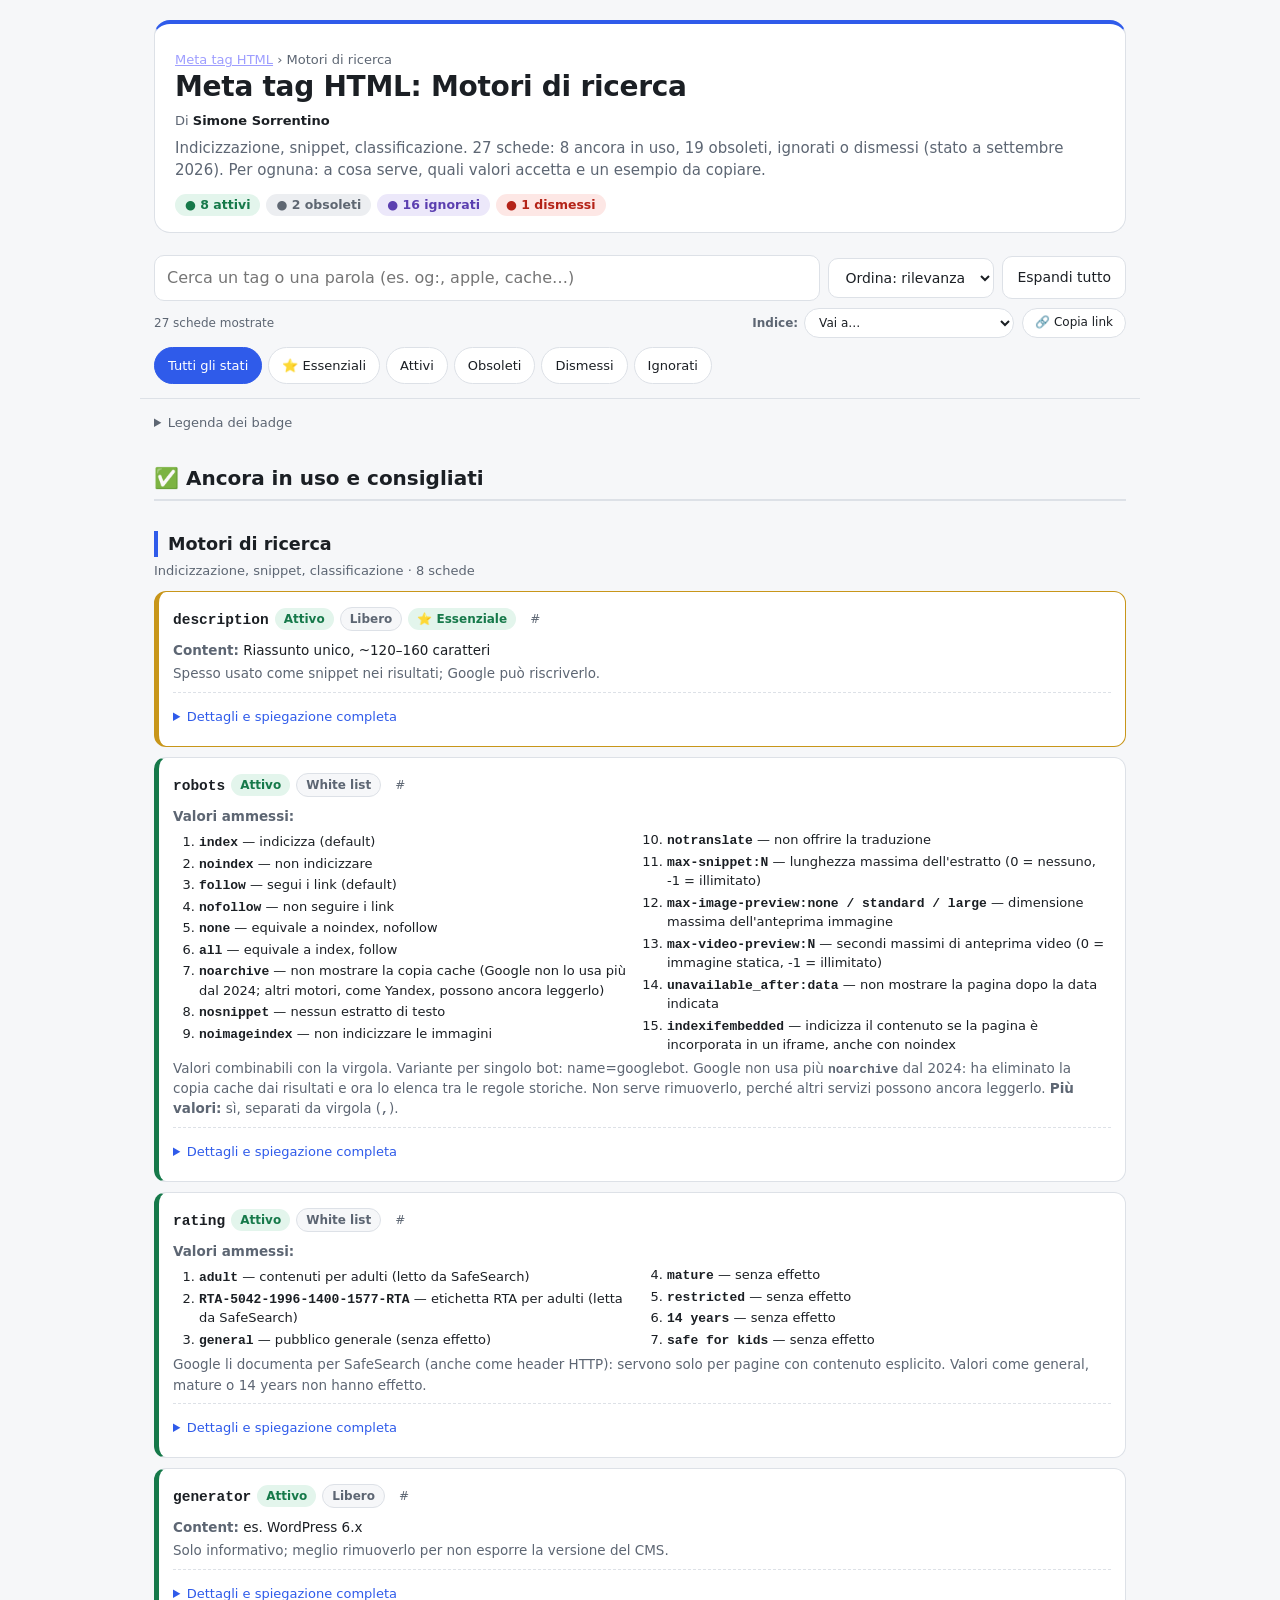
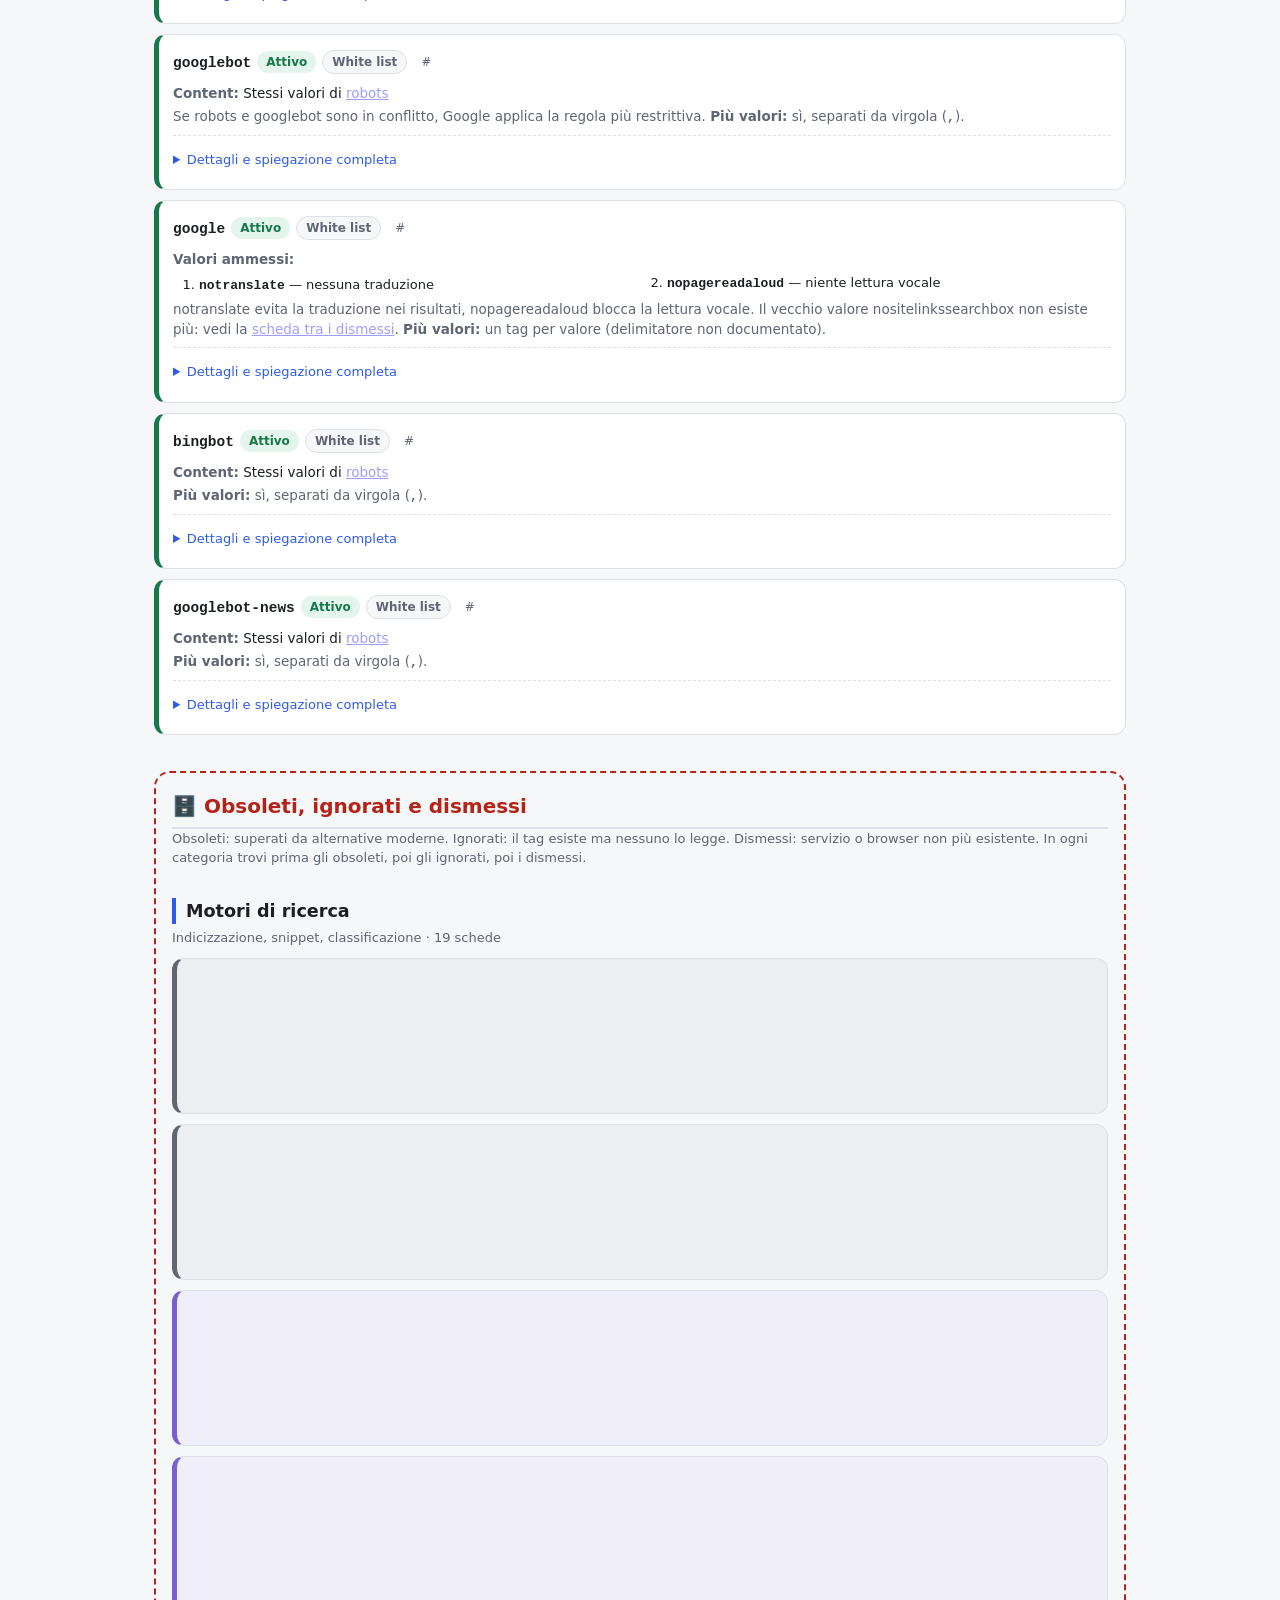
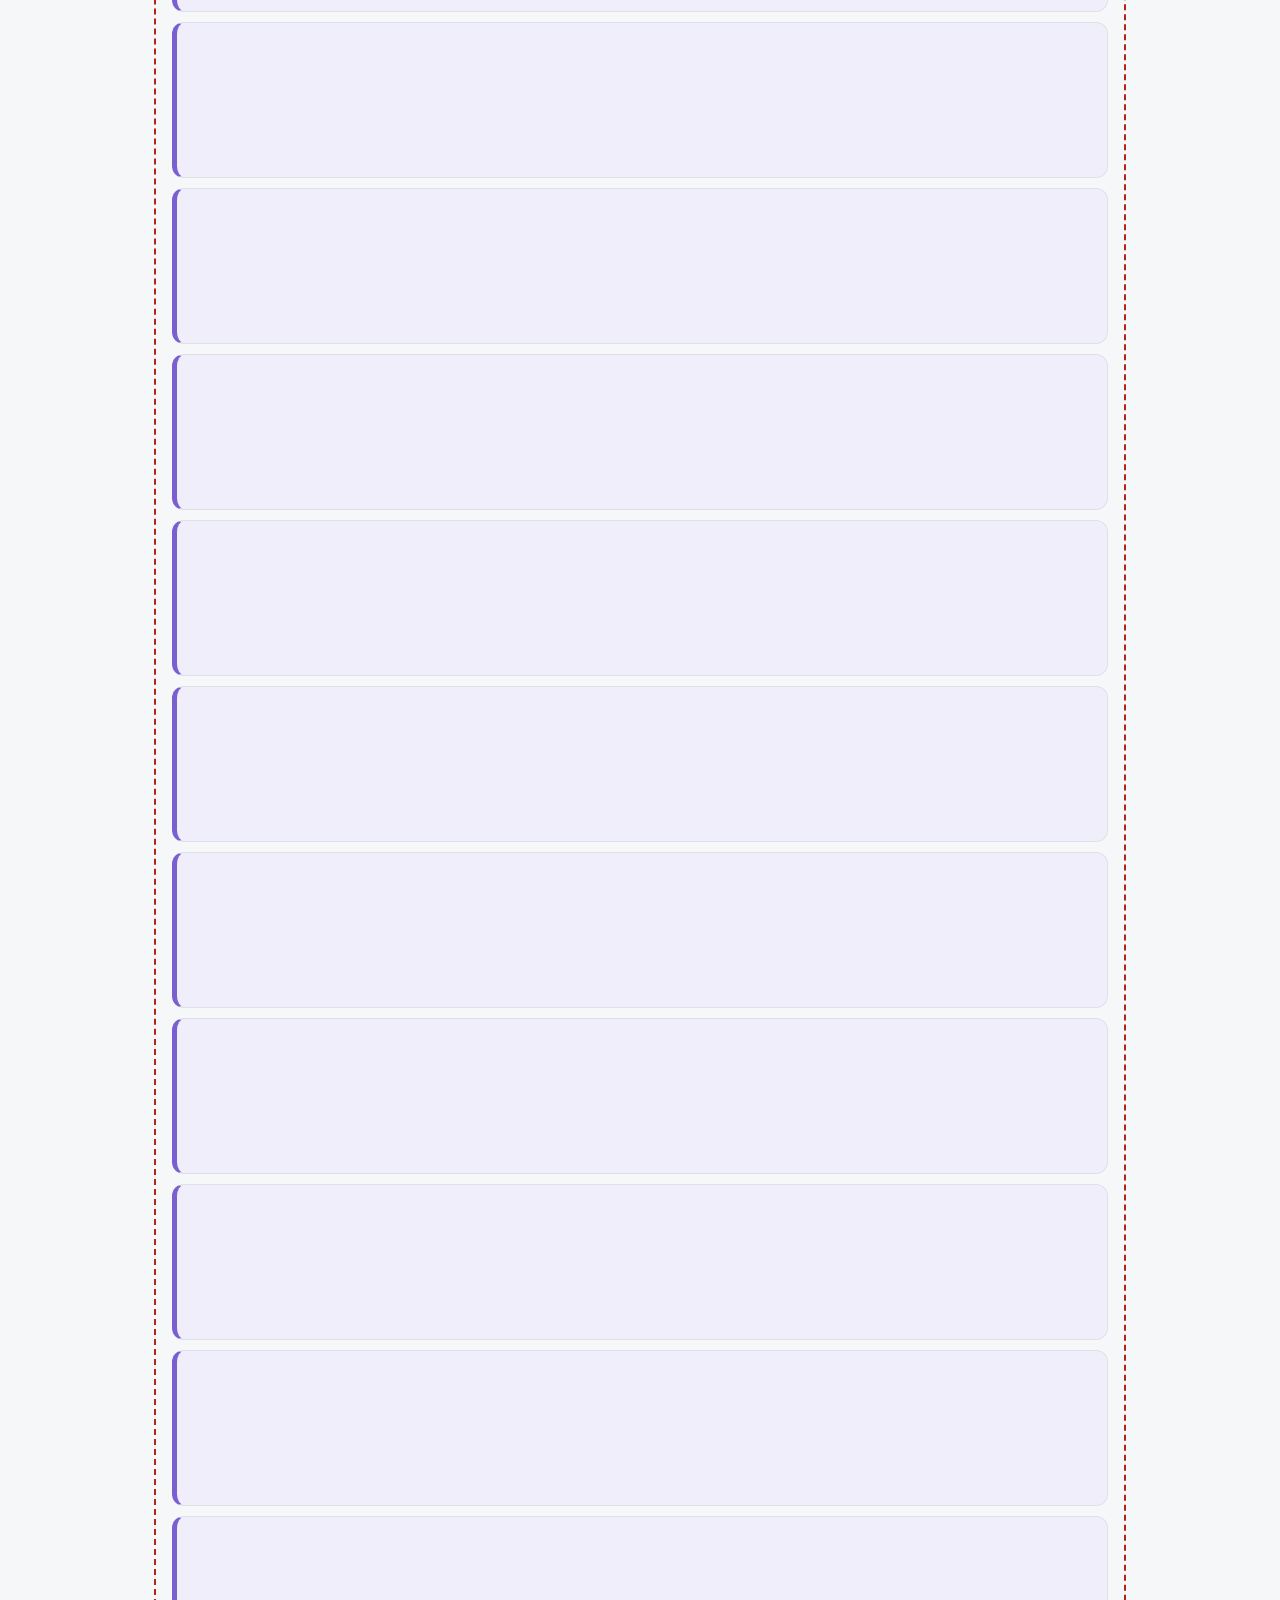
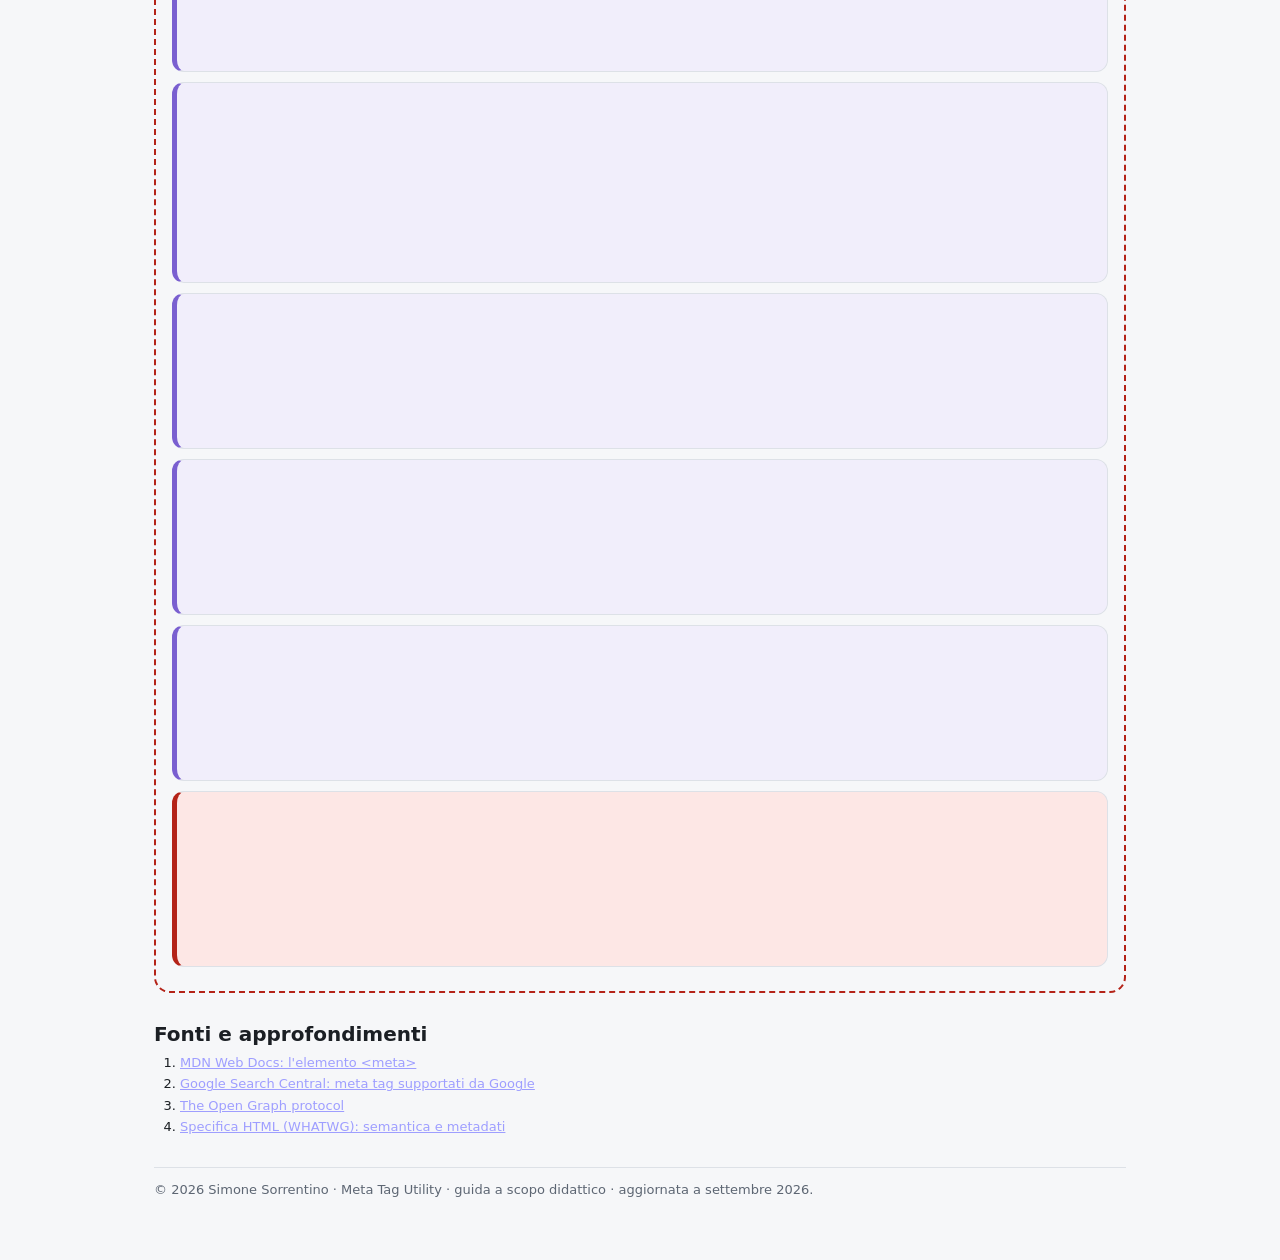
<file: meta-tag-motori-di-ricerca.html>
<!DOCTYPE html>
<html lang="it">
<head>
<meta charset="UTF-8">
<meta name="viewport" content="width=device-width, initial-scale=1, viewport-fit=cover">
<title>Motori di ricerca: meta tag HTML (guida 2026)</title>
<meta name="description" content="27 schede sui tag della categoria «Motori di ricerca»: 8 ancora in uso e 19 obsoleti, ignorati o dismessi. Valori ammessi, esempi da copiare e consigli (aggiornato a settembre 2026).">
<meta name="author" content="Simone Sorrentino">
<meta name="robots" content="index, follow, max-snippet:-1, max-image-preview:large, max-video-preview:-1">
<link rel="canonical" href="https://mappeconcettuali.altervista.org/meta-tag-motori-di-ricerca.html">
<link rel="icon" href="data:image/svg+xml,%3Csvg xmlns='http://www.w3.org/2000/svg' viewBox='0 0 100 100'%3E%3Ctext y='.9em' font-size='90'%3E🏷️%3C/text%3E%3C/svg%3E">
<meta name="color-scheme" content="light dark">
<meta name="theme-color" content="#f6f7f9" media="(prefers-color-scheme: light)">
<meta name="theme-color" content="#13161a" media="(prefers-color-scheme: dark)">
<meta property="og:type" content="article">
<meta property="og:site_name" content="Meta Tag Utility">
<meta property="og:locale" content="it_IT">
<meta property="og:title" content="Motori di ricerca: meta tag HTML (guida 2026)">
<meta property="og:description" content="27 schede sui tag della categoria «Motori di ricerca»: 8 ancora in uso e 19 obsoleti, ignorati o dismessi. Valori ammessi, esempi da copiare e consigli (aggiornato a settembre 2026).">
<meta property="og:url" content="https://mappeconcettuali.altervista.org/meta-tag-motori-di-ricerca.html">
<meta property="og:image" content="https://mappeconcettuali.altervista.org/og-meta-tag-utility.png">
<meta property="og:image:type" content="image/png">
<meta property="og:image:width" content="1200">
<meta property="og:image:height" content="630">
<meta property="og:image:alt" content="Meta tag HTML: guida ai tag utili, obsoleti e ignorati">
<meta property="article:published_time" content="2026-10-01">
<meta property="article:modified_time" content="2026-10-01">
<meta property="article:author" content="Simone Sorrentino">
<meta name="twitter:card" content="summary_large_image">
<meta name="twitter:title" content="Motori di ricerca: meta tag HTML (guida 2026)">
<meta name="twitter:description" content="27 schede sui tag della categoria «Motori di ricerca»: 8 ancora in uso e 19 obsoleti, ignorati o dismessi. Valori ammessi, esempi da copiare e consigli (aggiornato a settembre 2026).">
<meta name="twitter:image" content="https://mappeconcettuali.altervista.org/og-meta-tag-utility.png">
<meta name="twitter:image:alt" content="Meta tag HTML: guida ai tag utili, obsoleti e ignorati">
<script type="application/ld+json">[{"@context":"https://schema.org","@type":"TechArticle","headline":"Meta tag HTML: Motori di ricerca","description":"27 schede sui tag della categoria «Motori di ricerca»: 8 ancora in uso e 19 obsoleti, ignorati o dismessi. Valori ammessi, esempi da copiare e consigli (aggiornato a settembre 2026).","inLanguage":"it","url":"https://mappeconcettuali.altervista.org/meta-tag-motori-di-ricerca.html","mainEntityOfPage":"https://mappeconcettuali.altervista.org/meta-tag-motori-di-ricerca.html","image":"https://mappeconcettuali.altervista.org/og-meta-tag-utility.png","datePublished":"2026-10-01","dateModified":"2026-10-01","isAccessibleForFree":true,"keywords":"meta tag, HTML, SEO, Open Graph, robots, canonical, viewport","about":{"@type":"Thing","name":"Meta tag HTML"},"author":{"@type":"Person","name":"Simone Sorrentino","url":"https://mappeconcettuali.altervista.org/"},"publisher":{"@type":"Organization","name":"Meta Tag Utility","url":"https://mappeconcettuali.altervista.org/"},"copyrightHolder":{"@type":"Person","name":"Simone Sorrentino"},"copyrightYear":2026,"isPartOf":{"@type":"WebPage","url":"https://mappeconcettuali.altervista.org/meta-tag.html","name":"Meta tag HTML: quali usare e quali evitare"}},{"@context":"https://schema.org","@type":"BreadcrumbList","itemListElement":[{"@type":"ListItem","position":1,"name":"Meta tag HTML","item":"https://mappeconcettuali.altervista.org/meta-tag.html"},{"@type":"ListItem","position":2,"name":"Motori di ricerca","item":"https://mappeconcettuali.altervista.org/meta-tag-motori-di-ricerca.html"}]}]</script>
<script>document.documentElement.classList.add("js")</script>
<link rel="stylesheet" href="resource/meta-tag.css?v=20261001e">
<noscript><style>.bar,.fl,.cp,.up{display:none}header .sub{display:block!important}.stats button{pointer-events:none}</style></noscript>
</head>
<body>
<a class="skip" href="#out">Vai ai contenuti</a>
<div class="w">
<header>
<p class="by"><a href="meta-tag.html">Meta tag HTML</a> › Motori di ricerca</p>
<h1>Meta tag HTML: Motori di ricerca</h1>
<p class="by">Di <strong>Simone Sorrentino</strong></p>
<p class="sub" id="sub">Indicizzazione, snippet, classificazione. 27 schede: 8 ancora in uso, 19 obsoleti, ignorati o dismessi (stato a settembre 2026). Per ognuna: a cosa serve, quali valori accetta e un esempio da copiare.</p>
<button type="button" id="sm" class="sm" aria-expanded="false" aria-controls="sub" hidden>Leggi tutto</button>
<div class="stats" role="group" aria-label="Filtra per stato"><button type="button" class="b s-ok" data-st="ok" aria-pressed="false">● 8 attivi</button><button type="button" class="b s-old" data-st="old" aria-pressed="false">● 2 obsoleti</button><button type="button" class="b s-ign" data-st="ign" aria-pressed="false">● 16 ignorati</button><button type="button" class="b s-dead" data-st="dead" aria-pressed="false">● 1 dismessi</button></div>
</header>
<main>
<nav class="toc" aria-label="Indice delle categorie"><details><summary>Tutte le categorie</summary>
<p class="tg">Tutte le categorie</p><ul><li><a href="meta-tag-documento-e-rendering.html">Documento e rendering<span class="ct">24</span></a></li><li><a href="meta-tag-motori-di-ricerca.html" aria-current="page">Motori di ricerca<span class="ct">27</span></a></li><li><a href="meta-tag-social-open-graph.html">Social / Open Graph<span class="ct">23</span></a></li><li><a href="meta-tag-open-graph-extra.html">Open Graph: tipi di oggetto e proprietà extra<span class="ct">40</span></a></li><li><a href="meta-tag-twitter-x-cards.html">X / Twitter Cards<span class="ct">8</span></a></li><li><a href="meta-tag-browser-e-pwa.html">Browser e PWA<span class="ct">6</span></a></li><li><a href="meta-tag-apple-ios.html">Apple / iOS<span class="ct">6</span></a></li><li><a href="meta-tag-http-equiv-cache-sicurezza.html">http-equiv, cache e sicurezza<span class="ct">16</span></a></li><li><a href="meta-tag-verifica-proprieta-sito.html">Verifica proprietà sito<span class="ct">12</span></a></li><li><a href="meta-tag-custom-e-framework.html">Custom e framework<span class="ct">7</span></a></li><li><a href="meta-tag-link-tag.html">Link tag (&lt;link&gt;)<span class="ct">45</span></a></li><li><a href="meta-tag-geo-e-contatti.html">Geo e contatti<span class="ct">14</span></a></li><li><a href="meta-tag-microsoft-internet-explorer.html">Microsoft / Internet Explorer<span class="ct">14</span></a></li></ul></details></nav>
<div class="list">
<div id="bs" aria-hidden="true"></div>
<div class="bar" role="search"><div class="tb"><div class="sb"><label class="vh" for="q">Cerca un tag o una parola</label><input id="q" type="search" autocomplete="off" placeholder="Cerca in questa categoria"></div><label class="vh" for="ord">Ordina per</label><select id="ord" title="Ordina per"><option value="rel">Ordina: rilevanza</option><option value="az">Ordina: A–Z</option><option value="orig">Ordina: originale</option></select><button type="button" id="ex" class="tbb" aria-pressed="false">Espandi tutto</button></div><div class="cap cr"><span id="cnt" aria-live="polite"></span><label class="gl" for="go">Indice:</label><select id="go" title="Indice: vai a una categoria"></select><button type="button" id="sh" class="lk" title="Copia il link di questa vista filtrata" aria-label="Copia il link di questa vista">🔗<span class="dm"> Copia link</span></button><button type="button" id="rs" class="lk" aria-label="Azzera filtri" hidden>✕<span class="dm"> Azzera filtri</span></button></div><details class="fd" id="fd" open><summary>Filtra per categoria e stato<span class="bdg" id="fb" hidden></span></summary>
<div class="fl"><div class="chips" id="cc" role="group" aria-label="Filtra per categoria"></div><div class="chips" id="sc" role="group" aria-label="Filtra per stato"></div></div></details></div>
<details class="leg-d"><summary>Legenda dei badge</summary><div class="leg">
<span><span class="b s-ok">● Attivo</span> usato e supportato</span>
<span><span class="b s-old">● Obsoleto</span> superato da alternative moderne</span><span><span class="b s-ign">● Ignorato</span> esiste ma nessuno lo legge</span>
<span><span class="b s-dead">● Dismesso</span> servizio/browser non più esistente (nome barrato)</span>
<span><span class="b t">Libero</span> valore a scelta</span><span><span class="b t">White list</span> solo valori ammessi</span><span><span class="b t">Formato</span> sintassi fissa</span>
</div></details>
<div id="out">
<section class="grp" id="attivi"><h2 class="st">✅ Ancora in uso e consigliati</h2><section class='cs' id='attivi-seo'><h3>Motori di ricerca</h3><p class='d'>Indicizzazione, snippet, classificazione · <span class='cn'>8 schede</span></p><article class='c ok ess' id='description' data-cat='seo' data-st='ok' data-ess='1'><div class='h'><h4><code>description</code></h4><span class='b s-ok'>Attivo</span><span class='b t'>Libero</span><span class='b s-ok'>⭐ Essenziale</span><a class='pl' href='#description' aria-label='Link diretto a description'>#</a></div><div class='v'><b>Content:</b> Riassunto unico, ~120–160 caratteri</div><div class='n'>Spesso usato come snippet nei risultati; Google può riscriverlo.</div><details><summary>Dettagli e spiegazione completa</summary><p class='lb'>In parole semplici</p><div class='wd'>È il sottotitolo che Google può mostrare sotto il titolo nei risultati: il tuo biglietto da visita in due righe.</div><p class='lb'>A cosa serve</p><div>Testo riassuntivo della pagina. Google lo usa spesso come snippet nei risultati, quindi va scritto come invito al clic.</div><p class='lb'>Chi lo legge</p><div>I crawler dei motori di ricerca (Googlebot, Bingbot)</div><p class='lb'>Com'è fatto</p><div>attributo <b>name</b> = quale informazione stai dando (il valore è fisso, es. description) · attributo <b>content</b> = il dato che scegli tu</div><p class='lb'>Contenuti possibili / ammessi</p><div>Riassunto unico, ~120–160 caratteri</div><p class='lb'>È personalizzabile?</p><div>Sì: il valore è libero. Scrivi tu testo, URL o ID, nel formato descritto qui sopra.</div><p class='lb'>Se lo usi o lo ometti</p><div>Se lo ometti: la pagina funziona lo stesso, ma perdi la funzione descritta qui sopra o il browser usa i valori predefiniti.</div><p class='lb'>Note e consigli</p><div>Spesso usato come snippet nei risultati; Google può riscriverlo. Non è un fattore di ranking diretto, ma influenza il CTR. Non esiste un limite ufficiale: Google lo taglia in base allo spazio disponibile (in pixel), quindi 120–160 caratteri è una stima prudente. Metti l'informazione più importante all'inizio.</div><p class='lb'>Esempio</p><div class='cb'><button type='button' class='cp'>Copia esempio</button><pre>&lt;meta name="description" content="<mark>Guida ai meta tag HTML: a cosa servono e quali sono obsoleti.</mark>"&gt;</pre></div><div class='cap'>Evidenziato: la parte che puoi personalizzare.</div></details></article><article class='c ok' id='robots' data-cat='seo' data-st='ok' data-ess='0'><div class='h'><h4><code>robots</code></h4><span class='b s-ok'>Attivo</span><span class='b t'>White list</span><a class='pl' href='#robots' aria-label='Link diretto a robots'>#</a></div><div class='v'><b>Valori ammessi:</b><ol class='vl'><li><code>index</code> — indicizza (default)</li><li><code>noindex</code> — non indicizzare</li><li><code>follow</code> — segui i link (default)</li><li><code>nofollow</code> — non seguire i link</li><li><code>none</code> — equivale a noindex, nofollow</li><li><code>all</code> — equivale a index, follow</li><li><code>noarchive</code> — non mostrare la copia cache (Google non lo usa più dal 2024; altri motori, come Yandex, possono ancora leggerlo)</li><li><code>nosnippet</code> — nessun estratto di testo</li><li><code>noimageindex</code> — non indicizzare le immagini</li><li><code>notranslate</code> — non offrire la traduzione</li><li><code>max-snippet:N</code> — lunghezza massima dell'estratto (0 = nessuno, -1 = illimitato)</li><li><code>max-image-preview:none / standard / large</code> — dimensione massima dell'anteprima immagine</li><li><code>max-video-preview:N</code> — secondi massimi di anteprima video (0 = immagine statica, -1 = illimitato)</li><li><code>unavailable_after:data</code> — non mostrare la pagina dopo la data indicata</li><li><code>indexifembedded</code> — indicizza il contenuto se la pagina è incorporata in un iframe, anche con noindex</li></ol></div><div class='n'>Valori combinabili con la virgola. Variante per singolo bot: name=googlebot. Google non usa più <code>noarchive</code> dal 2024: ha eliminato la copia cache dai risultati e ora lo elenca tra le regole storiche. Non serve rimuoverlo, perché altri servizi possono ancora leggerlo. <b>Più valori:</b> sì, separati da virgola (<code>,</code>).</div><details><summary>Dettagli e spiegazione completa</summary><p class='lb'>In parole semplici</p><div class='wd'>Un cartello all'ingresso per i robot di Google: 'entra', 'non indicizzare', 'non seguire i link'.</div><p class='lb'>A cosa serve</p><div>Dà istruzioni ai crawler: se indicizzare la pagina, seguire i link, mostrare snippet e anteprime.</div><p class='lb'>Chi lo legge</p><div>I crawler dei motori di ricerca (Googlebot, Bingbot)</div><p class='lb'>Com'è fatto</p><div>attributo <b>name</b> = quale informazione stai dando (il valore è fisso, es. description) · attributo <b>content</b> = il dato che scegli tu</div><p class='lb'>Valori ammessi</p><div><ol class='vl'><li><code>index</code> — indicizza (default)</li><li><code>noindex</code> — non indicizzare</li><li><code>follow</code> — segui i link (default)</li><li><code>nofollow</code> — non seguire i link</li><li><code>none</code> — equivale a noindex, nofollow</li><li><code>all</code> — equivale a index, follow</li><li><code>noarchive</code> — non mostrare la copia cache (Google non lo usa più dal 2024; altri motori, come Yandex, possono ancora leggerlo)</li><li><code>nosnippet</code> — nessun estratto di testo</li><li><code>noimageindex</code> — non indicizzare le immagini</li><li><code>notranslate</code> — non offrire la traduzione</li><li><code>max-snippet:N</code> — lunghezza massima dell'estratto (0 = nessuno, -1 = illimitato)</li><li><code>max-image-preview:none / standard / large</code> — dimensione massima dell'anteprima immagine</li><li><code>max-video-preview:N</code> — secondi massimi di anteprima video (0 = immagine statica, -1 = illimitato)</li><li><code>unavailable_after:data</code> — non mostrare la pagina dopo la data indicata</li><li><code>indexifembedded</code> — indicizza il contenuto se la pagina è incorporata in un iframe, anche con noindex</li></ol></div><p class='lb'>Più valori e delimitatore</p><div><b>Delimitatore: virgola</b> (<code>,</code>), con o senza spazio dopo. Le regole stanno nello stesso <code>content</code>: <code>noindex, nofollow</code>. Le regole con parametro usano i due punti (<code>max-snippet:50</code>, <code>unavailable_after: 2026-12-31</code>). Se scrivi più tag robots in conflitto, Google applica quello più restrittivo.</div><p class='lb'>È personalizzabile?</p><div>No: si possono usare solo i valori ammessi (white list) elencati sopra. Altri valori vengono ignorati.</div><p class='lb'>Se lo usi o lo ometti</p><div>Se lo ometti: la pagina funziona lo stesso, ma perdi la funzione descritta qui sopra o il browser usa i valori predefiniti.</div><p class='lb'>Note e consigli</p><div>Valori combinabili con la virgola. Variante per singolo bot: name=googlebot. Google non usa più <code>noarchive</code> dal 2024: ha eliminato la copia cache dai risultati e ora lo elenca tra le regole storiche. Non serve rimuoverlo, perché altri servizi possono ancora leggerlo.</div><p class='lb'>Esempio</p><div class='cb'><button type='button' class='cp'>Copia esempio</button><pre>&lt;meta name="robots" content="<mark>index, follow, max-image-preview:large</mark>"&gt;</pre></div><div class='cap'>Evidenziato: la parte che puoi personalizzare.</div></details></article><article class='c ok' id='rating' data-cat='seo' data-st='ok' data-ess='0'><div class='h'><h4><code>rating</code></h4><span class='b s-ok'>Attivo</span><span class='b t'>White list</span><a class='pl' href='#rating' aria-label='Link diretto a rating'>#</a></div><div class='v'><b>Valori ammessi:</b><ol class='vl'><li><code>adult</code> — contenuti per adulti (letto da SafeSearch)</li><li><code>RTA-5042-1996-1400-1577-RTA</code> — etichetta RTA per adulti (letta da SafeSearch)</li><li><code>general</code> — pubblico generale (senza effetto)</li><li><code>mature</code> — senza effetto</li><li><code>restricted</code> — senza effetto</li><li><code>14 years</code> — senza effetto</li><li><code>safe for kids</code> — senza effetto</li></ol></div><div class='n'>Google li documenta per SafeSearch (anche come header HTTP): servono solo per pagine con contenuto esplicito. Valori come general, mature o 14 years non hanno effetto.</div><details><summary>Dettagli e spiegazione completa</summary><p class='lb'>In parole semplici</p><div class='wd'>Informazione lasciata ai motori di ricerca per capire la pagina.</div><p class='lb'>A cosa serve</p><div>Segnala che la pagina contiene materiale sessualmente esplicito, così Google SafeSearch la filtra. Google riconosce adult e l'etichetta RTA; gli altri valori sono ignorati.</div><p class='lb'>Chi lo legge</p><div>I crawler dei motori di ricerca (Googlebot, Bingbot)</div><p class='lb'>Com'è fatto</p><div>attributo <b>name</b> = quale informazione stai dando (il valore è fisso, es. description) · attributo <b>content</b> = il dato che scegli tu</div><p class='lb'>Valori ammessi</p><div><ol class='vl'><li><code>adult</code> — contenuti per adulti (letto da SafeSearch)</li><li><code>RTA-5042-1996-1400-1577-RTA</code> — etichetta RTA per adulti (letta da SafeSearch)</li><li><code>general</code> — pubblico generale (senza effetto)</li><li><code>mature</code> — senza effetto</li><li><code>restricted</code> — senza effetto</li><li><code>14 years</code> — senza effetto</li><li><code>safe for kids</code> — senza effetto</li></ol></div><p class='lb'>È personalizzabile?</p><div>No: si possono usare solo i valori ammessi (white list) elencati sopra. Altri valori vengono ignorati.</div><p class='lb'>Se lo usi o lo ometti</p><div>Se lo ometti: la pagina funziona lo stesso, ma perdi la funzione descritta qui sopra o il browser usa i valori predefiniti.</div><p class='lb'>Note e consigli</p><div>Google li documenta per SafeSearch (anche come header HTTP): servono solo per pagine con contenuto esplicito. Valori come general, mature o 14 years non hanno effetto.</div><p class='lb'>Esempio</p><div class='cb'><button type='button' class='cp'>Copia esempio</button><pre>&lt;meta name="rating" content="<mark>General</mark>"&gt;</pre></div><div class='cap'>Evidenziato: la parte che puoi personalizzare.</div></details></article><article class='c ok' id='generator' data-cat='seo' data-st='ok' data-ess='0'><div class='h'><h4><code>generator</code></h4><span class='b s-ok'>Attivo</span><span class='b t'>Libero</span><a class='pl' href='#generator' aria-label='Link diretto a generator'>#</a></div><div class='v'><b>Content:</b> es. WordPress 6.x</div><div class='n'>Solo informativo; meglio rimuoverlo per non esporre la versione del CMS.</div><details><summary>Dettagli e spiegazione completa</summary><p class='lb'>In parole semplici</p><div class='wd'>L'etichetta 'fatto con WordPress': utile a chi analizza il sito, ma rivela il software.</div><p class='lb'>A cosa serve</p><div>Dichiara quale software ha generato la pagina. Puramente informativo.</div><p class='lb'>Chi lo legge</p><div>I crawler dei motori di ricerca (Googlebot, Bingbot)</div><p class='lb'>Com'è fatto</p><div>attributo <b>name</b> = quale informazione stai dando (il valore è fisso, es. description) · attributo <b>content</b> = il dato che scegli tu</div><p class='lb'>Contenuti possibili / ammessi</p><div>es. WordPress 6.x</div><p class='lb'>È personalizzabile?</p><div>Sì: il valore è libero. Scrivi tu testo, URL o ID, nel formato descritto qui sopra.</div><p class='lb'>Se lo usi o lo ometti</p><div>Se lo ometti: la pagina funziona lo stesso, ma perdi la funzione descritta qui sopra o il browser usa i valori predefiniti.</div><p class='lb'>Note e consigli</p><div>Solo informativo; meglio rimuoverlo per non esporre la versione del CMS. Nel 2026 è quasi universalmente considerato un vettore di sicurezza, meglio rimuoverlo.</div><p class='lb'>Esempio</p><div class='cb'><button type='button' class='cp'>Copia esempio</button><pre>&lt;meta name="generator" content="<mark>WordPress 6.6</mark>"&gt;</pre></div><div class='cap'>Evidenziato: la parte che puoi personalizzare.</div></details></article><article class='c ok' id='googlebot' data-cat='seo' data-st='ok' data-ess='0'><div class='h'><h4><code>googlebot</code></h4><span class='b s-ok'>Attivo</span><span class='b t'>White list</span><a class='pl' href='#googlebot' aria-label='Link diretto a googlebot'>#</a></div><div class='v'><b>Content:</b> Stessi valori di <a href='#robots'>robots</a></div><div class='n'>Se robots e googlebot sono in conflitto, Google applica la regola più restrittiva. <b>Più valori:</b> sì, separati da virgola (<code>,</code>).</div><details><summary>Dettagli e spiegazione completa</summary><p class='lb'>In parole semplici</p><div class='wd'>Informazione lasciata ai motori di ricerca per capire la pagina.</div><p class='lb'>A cosa serve</p><div>Come robots, ma rivolto solo al crawler di Google.</div><p class='lb'>Chi lo legge</p><div>I crawler dei motori di ricerca (Googlebot, Bingbot)</div><p class='lb'>Com'è fatto</p><div>attributo <b>name</b> = quale informazione stai dando (il valore è fisso, es. description) · attributo <b>content</b> = il dato che scegli tu</div><p class='lb'>Contenuti possibili / ammessi</p><div>Stessi valori di <a href='#robots'>robots</a> (elenco numerato nella scheda robots)</div><p class='lb'>Più valori e delimitatore</p><div><b>Delimitatore: virgola</b> (<code>,</code>), come nel tag <a href='#robots'>robots</a> (stessi valori): <code>noindex, nofollow</code>.</div><p class='lb'>È personalizzabile?</p><div>No: si possono usare solo i valori ammessi (white list) elencati sopra. Altri valori vengono ignorati.</div><p class='lb'>Se lo usi o lo ometti</p><div>Se lo ometti: la pagina funziona lo stesso, ma perdi la funzione descritta qui sopra o il browser usa i valori predefiniti.</div><p class='lb'>Note e consigli</p><div>Se robots e googlebot sono in conflitto, Google applica la regola più restrittiva.</div><p class='lb'>Esempio</p><div class='cb'><button type='button' class='cp'>Copia esempio</button><pre>&lt;meta name="googlebot" content="<mark>noindex, nofollow</mark>"&gt;</pre></div><div class='cap'>Evidenziato: la parte che puoi personalizzare.</div></details></article><article class='c ok' id='google' data-cat='seo' data-st='ok' data-ess='0'><div class='h'><h4><code>google</code></h4><span class='b s-ok'>Attivo</span><span class='b t'>White list</span><a class='pl' href='#google' aria-label='Link diretto a google'>#</a></div><div class='v'><b>Valori ammessi:</b><ol class='vl'><li><code>notranslate</code> — nessuna traduzione</li><li><code>nopagereadaloud</code> — niente lettura vocale</li></ol></div><div class='n'>notranslate evita la traduzione nei risultati, nopagereadaloud blocca la lettura vocale. Il vecchio valore nositelinkssearchbox non esiste più: vedi la <a href='#nositelinkssearchbox'>scheda tra i dismessi</a>. <b>Più valori:</b> un tag per valore (delimitatore non documentato).</div><details><summary>Dettagli e spiegazione completa</summary><p class='lb'>In parole semplici</p><div class='wd'>Informazione lasciata ai motori di ricerca per capire la pagina.</div><p class='lb'>A cosa serve</p><div>Opzioni speciali per Google, ad esempio disattivare la traduzione automatica.</div><p class='lb'>Chi lo legge</p><div>I crawler dei motori di ricerca (Googlebot, Bingbot)</div><p class='lb'>Com'è fatto</p><div>attributo <b>name</b> = quale informazione stai dando (il valore è fisso, es. description) · attributo <b>content</b> = il dato che scegli tu</div><p class='lb'>Valori ammessi</p><div><ol class='vl'><li><code>notranslate</code> — nessuna traduzione</li><li><code>nopagereadaloud</code> — niente lettura vocale</li></ol></div><p class='lb'>Più valori e delimitatore</p><div>Google documenta un valore per tag. Per usarne due, scrivi due tag distinti, uno per valore: per il tag <code>google</code> non esiste un delimitatore documentato. Esempio: <code>&lt;meta name="google" content="notranslate"&gt;</code> e <code>&lt;meta name="google" content="nopagereadaloud"&gt;</code>.</div><p class='lb'>È personalizzabile?</p><div>No: si possono usare solo i valori ammessi (white list) elencati sopra. Altri valori vengono ignorati.</div><p class='lb'>Se lo usi o lo ometti</p><div>Se lo ometti: la pagina funziona lo stesso, ma perdi la funzione descritta qui sopra o il browser usa i valori predefiniti.</div><p class='lb'>Note e consigli</p><div>notranslate evita la traduzione nei risultati, nopagereadaloud blocca la lettura vocale. Il vecchio valore nositelinkssearchbox non esiste più: vedi la <a href='#nositelinkssearchbox'>scheda tra i dismessi</a>.</div><p class='lb'>Esempio</p><div class='cb'><button type='button' class='cp'>Copia esempio</button><pre>&lt;meta name="google" content="<mark>notranslate</mark>"&gt;</pre></div><div class='cap'>Evidenziato: la parte che puoi personalizzare.</div></details></article><article class='c ok' id='bingbot' data-cat='seo' data-st='ok' data-ess='0'><div class='h'><h4><code>bingbot</code></h4><span class='b s-ok'>Attivo</span><span class='b t'>White list</span><a class='pl' href='#bingbot' aria-label='Link diretto a bingbot'>#</a></div><div class='v'><b>Content:</b> Stessi valori di <a href='#robots'>robots</a></div><div class='n'><b>Più valori:</b> sì, separati da virgola (<code>,</code>).</div><details><summary>Dettagli e spiegazione completa</summary><p class='lb'>In parole semplici</p><div class='wd'>Informazione lasciata ai motori di ricerca per capire la pagina.</div><p class='lb'>A cosa serve</p><div>Come robots, ma solo per il crawler di Bing.</div><p class='lb'>Chi lo legge</p><div>I crawler dei motori di ricerca (Googlebot, Bingbot)</div><p class='lb'>Com'è fatto</p><div>attributo <b>name</b> = quale informazione stai dando (il valore è fisso, es. description) · attributo <b>content</b> = il dato che scegli tu</div><p class='lb'>Contenuti possibili / ammessi</p><div>Stessi valori di <a href='#robots'>robots</a> (elenco numerato nella scheda robots)</div><p class='lb'>Più valori e delimitatore</p><div><b>Delimitatore: virgola</b> (<code>,</code>), come nel tag <a href='#robots'>robots</a> (stessi valori): <code>noindex, nofollow</code>.</div><p class='lb'>È personalizzabile?</p><div>No: si possono usare solo i valori ammessi (white list) elencati sopra. Altri valori vengono ignorati.</div><p class='lb'>Se lo usi o lo ometti</p><div>Se lo ometti: la pagina funziona lo stesso, ma perdi la funzione descritta qui sopra o il browser usa i valori predefiniti.</div><p class='lb'>Note e consigli</p><div></div><p class='lb'>Esempio</p><div class='cb'><button type='button' class='cp'>Copia esempio</button><pre>&lt;meta name="bingbot" content="<mark>noindex</mark>"&gt;</pre></div><div class='cap'>Evidenziato: la parte che puoi personalizzare.</div></details></article><article class='c ok' id='googlebot-news' data-cat='seo' data-st='ok' data-ess='0'><div class='h'><h4><code>googlebot-news</code></h4><span class='b s-ok'>Attivo</span><span class='b t'>White list</span><a class='pl' href='#googlebot-news' aria-label='Link diretto a googlebot-news'>#</a></div><div class='v'><b>Content:</b> Stessi valori di <a href='#robots'>robots</a></div><div class='n'><b>Più valori:</b> sì, separati da virgola (<code>,</code>).</div><details><summary>Dettagli e spiegazione completa</summary><p class='lb'>In parole semplici</p><div class='wd'>Informazione lasciata ai motori di ricerca per capire la pagina.</div><p class='lb'>A cosa serve</p><div>Come robots, ma solo per Google News.</div><p class='lb'>Chi lo legge</p><div>I crawler dei motori di ricerca (Googlebot, Bingbot)</div><p class='lb'>Com'è fatto</p><div>attributo <b>name</b> = quale informazione stai dando (il valore è fisso, es. description) · attributo <b>content</b> = il dato che scegli tu</div><p class='lb'>Contenuti possibili / ammessi</p><div>Stessi valori di <a href='#robots'>robots</a> (elenco numerato nella scheda robots)</div><p class='lb'>Più valori e delimitatore</p><div><b>Delimitatore: virgola</b> (<code>,</code>), come nel tag <a href='#robots'>robots</a> (stessi valori): <code>noindex, nofollow</code>.</div><p class='lb'>È personalizzabile?</p><div>No: si possono usare solo i valori ammessi (white list) elencati sopra. Altri valori vengono ignorati.</div><p class='lb'>Se lo usi o lo ometti</p><div>Se lo ometti: la pagina funziona lo stesso, ma perdi la funzione descritta qui sopra o il browser usa i valori predefiniti.</div><p class='lb'>Note e consigli</p><div></div><p class='lb'>Esempio</p><div class='cb'><button type='button' class='cp'>Copia esempio</button><pre>&lt;meta name="googlebot-news" content="<mark>noindex</mark>"&gt;</pre></div><div class='cap'>Evidenziato: la parte che puoi personalizzare.</div></details></article></section></section>

<section class="grp box" id="archivio"><h2 class="st">🗄️ Obsoleti, ignorati e dismessi</h2><p class="d">Obsoleti: superati da alternative moderne. Ignorati: il tag esiste ma nessuno lo legge. Dismessi: servizio o browser non più esistente. In ogni categoria trovi prima gli obsoleti, poi gli ignorati, poi i dismessi.</p><section class='cs' id='archivio-seo'><h3>Motori di ricerca</h3><p class='d'>Indicizzazione, snippet, classificazione · <span class='cn'>19 schede</span></p><article class='c old' id='syndication-source' data-cat='seo' data-st='old' data-ess='0'><div class='h'><h4><code>syndication-source</code></h4><span class='b s-old'>Obsoleto</span><span class='b t'>Formato</span><a class='pl' href='#syndication-source' aria-label='Link diretto a syndication-source'>#</a></div><div class='v'><b>Content:</b> URL della fonte originale</div><div class='n'>Introdotti per Google News nel 2010 e poi ritirati. Usa rel=canonical.</div><details><summary>Dettagli e spiegazione completa</summary><p class='lb'>In parole semplici</p><div class='wd'>Informazione lasciata ai motori di ricerca per capire la pagina.</div><p class='lb'>A cosa serve</p><div>Indicavano a Google News dove fosse la fonte originale di un articolo. Sostituiti dal canonical.</div><p class='lb'>Chi lo legge</p><div>I crawler dei motori di ricerca (Googlebot, Bingbot)</div><p class='lb'>Com'è fatto</p><div>attributo <b>name</b> = quale informazione stai dando (il valore è fisso, es. description) · attributo <b>content</b> = il dato che scegli tu</div><p class='lb'>Contenuti possibili / ammessi</p><div>URL della fonte originale</div><p class='lb'>È personalizzabile?</p><div>In parte: la sintassi è fissa, ma il dato (URL, ID, dimensioni, nome) è il tuo.</div><p class='lb'>Se lo usi o lo ometti</p><div>Se lo lasci: nessun danno, ma è codice in più. Se lo togli: di solito non cambia nulla; valuta l'alternativa citata nelle note.</div><p class='lb'>Note e consigli</p><div>Introdotti per Google News nel 2010 e poi ritirati. Usa rel=canonical.</div><p class='lb'>Esempio</p><div class='cb'><button type='button' class='cp'>Copia esempio</button><pre>&lt;!-- Obsoleto: valuta l'alternativa moderna --&gt;
&lt;meta name="syndication-source" content="<mark>https://esempio.it/articolo-originale</mark>"&gt;</pre></div><div class='cap'>Evidenziato: la parte che puoi personalizzare.</div></details></article><article class='c old' id='original-source' data-cat='seo' data-st='old' data-ess='0'><div class='h'><h4><code>original-source</code></h4><span class='b s-old'>Obsoleto</span><span class='b t'>Formato</span><a class='pl' href='#original-source' aria-label='Link diretto a original-source'>#</a></div><div class='v'><b>Content:</b> URL della fonte originale</div><div class='n'>Introdotti per Google News nel 2010 e poi ritirati. Usa rel=canonical.</div><details><summary>Dettagli e spiegazione completa</summary><p class='lb'>In parole semplici</p><div class='wd'>Informazione lasciata ai motori di ricerca per capire la pagina.</div><p class='lb'>A cosa serve</p><div>Indicavano a Google News dove fosse la fonte originale di un articolo. Sostituiti dal canonical.</div><p class='lb'>Chi lo legge</p><div>I crawler dei motori di ricerca (Googlebot, Bingbot)</div><p class='lb'>Com'è fatto</p><div>attributo <b>name</b> = quale informazione stai dando (il valore è fisso, es. description) · attributo <b>content</b> = il dato che scegli tu</div><p class='lb'>Contenuti possibili / ammessi</p><div>URL della fonte originale</div><p class='lb'>È personalizzabile?</p><div>In parte: la sintassi è fissa, ma il dato (URL, ID, dimensioni, nome) è il tuo.</div><p class='lb'>Se lo usi o lo ometti</p><div>Se lo lasci: nessun danno, ma è codice in più. Se lo togli: di solito non cambia nulla; valuta l'alternativa citata nelle note.</div><p class='lb'>Note e consigli</p><div>Introdotti per Google News nel 2010 e poi ritirati. Usa rel=canonical.</div><p class='lb'>Esempio</p><div class='cb'><button type='button' class='cp'>Copia esempio</button><pre>&lt;!-- Obsoleto: valuta l'alternativa moderna --&gt;
&lt;meta name="original-source" content="<mark>https://esempio.it/articolo-originale</mark>"&gt;</pre></div><div class='cap'>Evidenziato: la parte che puoi personalizzare.</div></details></article><article class='c ign' id='keywords' data-cat='seo' data-st='ign' data-ess='0'><div class='h'><h4><code>keywords</code></h4><span class='b s-ign'>Ignorato</span><span class='b t'>Libero</span><a class='pl' href='#keywords' aria-label='Link diretto a keywords'>#</a></div><div class='v'><b>Content:</b> parole separate da virgola</div><div class='n'>Ignorato da Google dal 2009 e da Bing come fattore di ranking. Puoi ometterlo. <b>Più valori:</b> sì, separati da virgola (<code>,</code>).</div><details><summary>Dettagli e spiegazione completa</summary><p class='lb'>In parole semplici</p><div class='wd'>Informazione lasciata ai motori di ricerca per capire la pagina.</div><p class='lb'>A cosa serve</p><div>Elencava le parole chiave della pagina per i motori di ricerca. Abusato dallo spam, oggi è ignorato.</div><p class='lb'>Chi lo legge</p><div>I crawler dei motori di ricerca (Googlebot, Bingbot)</div><p class='lb'>Com'è fatto</p><div>attributo <b>name</b> = quale informazione stai dando (il valore è fisso, es. description) · attributo <b>content</b> = il dato che scegli tu</div><p class='lb'>Contenuti possibili / ammessi</p><div>parole separate da virgola</div><p class='lb'>Più valori e delimitatore</p><div><b>Delimitatore: virgola</b> (<code>,</code>): <code>meta tag, html, seo</code>.</div><p class='lb'>È personalizzabile?</p><div>Sì: il valore è libero. Scrivi tu testo, URL o ID, nel formato descritto qui sopra.</div><p class='lb'>Se lo usi o lo ometti</p><div>Se lo lasci: non succede nulla, perché nessuno lo legge. Se lo togli: nessuna differenza e il codice è più pulito.</div><p class='lb'>Note e consigli</p><div>Ignorato da Google dal 2009 e da Bing come fattore di ranking. Puoi ometterlo.</div><p class='lb'>Esempio</p><div class='cb'><button type='button' class='cp'>Copia esempio</button><pre>&lt;!-- Inutile: nessun browser o motore lo legge --&gt;
&lt;meta name="keywords" content="<mark>meta tag, html, seo</mark>"&gt;</pre></div><div class='cap'>Evidenziato: la parte che puoi personalizzare.</div></details></article><article class='c ign' id='subject' data-cat='seo' data-st='ign' data-ess='0'><div class='h'><h4><code>subject</code></h4><span class='b s-ign'>Ignorato</span><span class='b t'>Libero</span><a class='pl' href='#subject' aria-label='Link diretto a subject'>#</a></div><div class='v'><b>Content:</b> Testo libero (es. Sviluppo web)</div><div class='n'>Mai supportati da Google/Bing. Nessun beneficio SEO.</div><details><summary>Dettagli e spiegazione completa</summary><p class='lb'>In parole semplici</p><div class='wd'>Informazione lasciata ai motori di ricerca per capire la pagina.</div><p class='lb'>A cosa serve</p><div>Dichiarava l'argomento principale del sito.</div><p class='lb'>Chi lo legge</p><div>I crawler dei motori di ricerca (Googlebot, Bingbot)</div><p class='lb'>Com'è fatto</p><div>attributo <b>name</b> = quale informazione stai dando (il valore è fisso, es. description) · attributo <b>content</b> = il dato che scegli tu</div><p class='lb'>Contenuti possibili / ammessi</p><div>Testo libero (es. Sviluppo web)</div><p class='lb'>È personalizzabile?</p><div>Sì: il valore è libero. Scrivi tu testo, URL o ID, nel formato descritto qui sopra.</div><p class='lb'>Se lo usi o lo ometti</p><div>Se lo lasci: non succede nulla, perché nessuno lo legge. Se lo togli: nessuna differenza e il codice è più pulito.</div><p class='lb'>Note e consigli</p><div>Mai supportati da Google/Bing. Nessun beneficio SEO.</div><p class='lb'>Esempio</p><div class='cb'><button type='button' class='cp'>Copia esempio</button><pre>&lt;!-- Inutile: nessun browser o motore lo legge --&gt;
&lt;meta name="subject" content="<mark>Sviluppo web</mark>"&gt;</pre></div><div class='cap'>Evidenziato: la parte che puoi personalizzare.</div></details></article><article class='c ign' id='abstract' data-cat='seo' data-st='ign' data-ess='0'><div class='h'><h4><code>abstract</code></h4><span class='b s-ign'>Ignorato</span><span class='b t'>Libero</span><a class='pl' href='#abstract' aria-label='Link diretto a abstract'>#</a></div><div class='v'><b>Content:</b> Testo libero</div><div class='n'>Mai supportati da Google/Bing. Nessun beneficio SEO.</div><details><summary>Dettagli e spiegazione completa</summary><p class='lb'>In parole semplici</p><div class='wd'>Informazione lasciata ai motori di ricerca per capire la pagina.</div><p class='lb'>A cosa serve</p><div>Brevissimo sommario del contenuto.</div><p class='lb'>Chi lo legge</p><div>I crawler dei motori di ricerca (Googlebot, Bingbot)</div><p class='lb'>Com'è fatto</p><div>attributo <b>name</b> = quale informazione stai dando (il valore è fisso, es. description) · attributo <b>content</b> = il dato che scegli tu</div><p class='lb'>Contenuti possibili / ammessi</p><div>Testo libero</div><p class='lb'>È personalizzabile?</p><div>Sì: il valore è libero. Scrivi tu testo, URL o ID, nel formato descritto qui sopra.</div><p class='lb'>Se lo usi o lo ometti</p><div>Se lo lasci: non succede nulla, perché nessuno lo legge. Se lo togli: nessuna differenza e il codice è più pulito.</div><p class='lb'>Note e consigli</p><div>Mai supportati da Google/Bing. Nessun beneficio SEO.</div><p class='lb'>Esempio</p><div class='cb'><button type='button' class='cp'>Copia esempio</button><pre>&lt;!-- Inutile: nessun browser o motore lo legge --&gt;
&lt;meta name="abstract" content="<mark>Breve sommario della pagina</mark>"&gt;</pre></div><div class='cap'>Evidenziato: la parte che puoi personalizzare.</div></details></article><article class='c ign' id='topic' data-cat='seo' data-st='ign' data-ess='0'><div class='h'><h4><code>topic</code></h4><span class='b s-ign'>Ignorato</span><span class='b t'>Libero</span><a class='pl' href='#topic' aria-label='Link diretto a topic'>#</a></div><div class='v'><b>Content:</b> Testo libero</div><div class='n'>Mai supportati da Google/Bing. Nessun beneficio SEO.</div><details><summary>Dettagli e spiegazione completa</summary><p class='lb'>In parole semplici</p><div class='wd'>Informazione lasciata ai motori di ricerca per capire la pagina.</div><p class='lb'>A cosa serve</p><div>Indicava il tema della pagina.</div><p class='lb'>Chi lo legge</p><div>I crawler dei motori di ricerca (Googlebot, Bingbot)</div><p class='lb'>Com'è fatto</p><div>attributo <b>name</b> = quale informazione stai dando (il valore è fisso, es. description) · attributo <b>content</b> = il dato che scegli tu</div><p class='lb'>Contenuti possibili / ammessi</p><div>Testo libero</div><p class='lb'>È personalizzabile?</p><div>Sì: il valore è libero. Scrivi tu testo, URL o ID, nel formato descritto qui sopra.</div><p class='lb'>Se lo usi o lo ometti</p><div>Se lo lasci: non succede nulla, perché nessuno lo legge. Se lo togli: nessuna differenza e il codice è più pulito.</div><p class='lb'>Note e consigli</p><div>Mai supportati da Google/Bing. Nessun beneficio SEO.</div><p class='lb'>Esempio</p><div class='cb'><button type='button' class='cp'>Copia esempio</button><pre>&lt;!-- Inutile: nessun browser o motore lo legge --&gt;
&lt;meta name="topic" content="<mark>Web design</mark>"&gt;</pre></div><div class='cap'>Evidenziato: la parte che puoi personalizzare.</div></details></article><article class='c ign' id='summary' data-cat='seo' data-st='ign' data-ess='0'><div class='h'><h4><code>summary</code></h4><span class='b s-ign'>Ignorato</span><span class='b t'>Libero</span><a class='pl' href='#summary' aria-label='Link diretto a summary'>#</a></div><div class='v'><b>Content:</b> Testo libero</div><div class='n'>Usa description.</div><details><summary>Dettagli e spiegazione completa</summary><p class='lb'>In parole semplici</p><div class='wd'>Informazione lasciata ai motori di ricerca per capire la pagina.</div><p class='lb'>A cosa serve</p><div>Riassunto della pagina, simile a description.</div><p class='lb'>Chi lo legge</p><div>I crawler dei motori di ricerca (Googlebot, Bingbot)</div><p class='lb'>Com'è fatto</p><div>attributo <b>name</b> = quale informazione stai dando (il valore è fisso, es. description) · attributo <b>content</b> = il dato che scegli tu</div><p class='lb'>Contenuti possibili / ammessi</p><div>Testo libero</div><p class='lb'>È personalizzabile?</p><div>Sì: il valore è libero. Scrivi tu testo, URL o ID, nel formato descritto qui sopra.</div><p class='lb'>Se lo usi o lo ometti</p><div>Se lo lasci: non succede nulla, perché nessuno lo legge. Se lo togli: nessuna differenza e il codice è più pulito.</div><p class='lb'>Note e consigli</p><div>Usa description.</div><p class='lb'>Esempio</p><div class='cb'><button type='button' class='cp'>Copia esempio</button><pre>&lt;!-- Inutile: nessun browser o motore lo legge --&gt;
&lt;meta name="summary" content="<mark>Riassunto della pagina</mark>"&gt;</pre></div><div class='cap'>Evidenziato: la parte che puoi personalizzare.</div></details></article><article class='c ign' id='classification' data-cat='seo' data-st='ign' data-ess='0'><div class='h'><h4><code>Classification</code></h4><span class='b s-ign'>Ignorato</span><span class='b t'>Libero</span><a class='pl' href='#classification' aria-label='Link diretto a Classification'>#</a></div><div class='v'><b>Content:</b> Testo libero (es. Business)</div><div class='n'>Mai supportati da Google/Bing. Nessun beneficio SEO.</div><details><summary>Dettagli e spiegazione completa</summary><p class='lb'>In parole semplici</p><div class='wd'>Informazione lasciata ai motori di ricerca per capire la pagina.</div><p class='lb'>A cosa serve</p><div>Categoria di classificazione della pagina.</div><p class='lb'>Chi lo legge</p><div>I crawler dei motori di ricerca (Googlebot, Bingbot)</div><p class='lb'>Com'è fatto</p><div>attributo <b>name</b> = quale informazione stai dando (il valore è fisso, es. description) · attributo <b>content</b> = il dato che scegli tu</div><p class='lb'>Contenuti possibili / ammessi</p><div>Testo libero (es. Business)</div><p class='lb'>È personalizzabile?</p><div>Sì: il valore è libero. Scrivi tu testo, URL o ID, nel formato descritto qui sopra.</div><p class='lb'>Se lo usi o lo ometti</p><div>Se lo lasci: non succede nulla, perché nessuno lo legge. Se lo togli: nessuna differenza e il codice è più pulito.</div><p class='lb'>Note e consigli</p><div>Mai supportati da Google/Bing. Nessun beneficio SEO.</div><p class='lb'>Esempio</p><div class='cb'><button type='button' class='cp'>Copia esempio</button><pre>&lt;!-- Inutile: nessun browser o motore lo legge --&gt;
&lt;meta name="Classification" content="<mark>Business</mark>"&gt;</pre></div><div class='cap'>Evidenziato: la parte che puoi personalizzare.</div></details></article><article class='c ign' id='category' data-cat='seo' data-st='ign' data-ess='0'><div class='h'><h4><code>category</code></h4><span class='b s-ign'>Ignorato</span><span class='b t'>Libero</span><a class='pl' href='#category' aria-label='Link diretto a category'>#</a></div><div class='v'><b>Content:</b> Testo libero</div><div class='n'>Mai supportati da Google/Bing. Nessun beneficio SEO.</div><details><summary>Dettagli e spiegazione completa</summary><p class='lb'>In parole semplici</p><div class='wd'>Informazione lasciata ai motori di ricerca per capire la pagina.</div><p class='lb'>A cosa serve</p><div>Categoria del contenuto.</div><p class='lb'>Chi lo legge</p><div>I crawler dei motori di ricerca (Googlebot, Bingbot)</div><p class='lb'>Com'è fatto</p><div>attributo <b>name</b> = quale informazione stai dando (il valore è fisso, es. description) · attributo <b>content</b> = il dato che scegli tu</div><p class='lb'>Contenuti possibili / ammessi</p><div>Testo libero</div><p class='lb'>È personalizzabile?</p><div>Sì: il valore è libero. Scrivi tu testo, URL o ID, nel formato descritto qui sopra.</div><p class='lb'>Se lo usi o lo ometti</p><div>Se lo lasci: non succede nulla, perché nessuno lo legge. Se lo togli: nessuna differenza e il codice è più pulito.</div><p class='lb'>Note e consigli</p><div>Mai supportati da Google/Bing. Nessun beneficio SEO.</div><p class='lb'>Esempio</p><div class='cb'><button type='button' class='cp'>Copia esempio</button><pre>&lt;!-- Inutile: nessun browser o motore lo legge --&gt;
&lt;meta name="category" content="<mark>Tecnologia</mark>"&gt;</pre></div><div class='cap'>Evidenziato: la parte che puoi personalizzare.</div></details></article><article class='c ign' id='coverage' data-cat='seo' data-st='ign' data-ess='0'><div class='h'><h4><code>coverage</code></h4><span class='b s-ign'>Ignorato</span><span class='b t'>Libero</span><a class='pl' href='#coverage' aria-label='Link diretto a coverage'>#</a></div><div class='v'><b>Content:</b> Testo libero (es. Worldwide)</div><div class='n'>Per il targeting geografico usa hreflang.</div><details><summary>Dettagli e spiegazione completa</summary><p class='lb'>In parole semplici</p><div class='wd'>Informazione lasciata ai motori di ricerca per capire la pagina.</div><p class='lb'>A cosa serve</p><div>Ambito geografico del contenuto.</div><p class='lb'>Chi lo legge</p><div>I crawler dei motori di ricerca (Googlebot, Bingbot)</div><p class='lb'>Com'è fatto</p><div>attributo <b>name</b> = quale informazione stai dando (il valore è fisso, es. description) · attributo <b>content</b> = il dato che scegli tu</div><p class='lb'>Contenuti possibili / ammessi</p><div>Testo libero (es. Worldwide)</div><p class='lb'>È personalizzabile?</p><div>Sì: il valore è libero. Scrivi tu testo, URL o ID, nel formato descritto qui sopra.</div><p class='lb'>Se lo usi o lo ometti</p><div>Se lo lasci: non succede nulla, perché nessuno lo legge. Se lo togli: nessuna differenza e il codice è più pulito.</div><p class='lb'>Note e consigli</p><div>Per il targeting geografico usa hreflang.</div><p class='lb'>Esempio</p><div class='cb'><button type='button' class='cp'>Copia esempio</button><pre>&lt;!-- Inutile: nessun browser o motore lo legge --&gt;
&lt;meta name="coverage" content="<mark>Worldwide</mark>"&gt;</pre></div><div class='cap'>Evidenziato: la parte che puoi personalizzare.</div></details></article><article class='c ign' id='subtitle' data-cat='seo' data-st='ign' data-ess='0'><div class='h'><h4><code>subtitle</code></h4><span class='b s-ign'>Ignorato</span><span class='b t'>Libero</span><a class='pl' href='#subtitle' aria-label='Link diretto a subtitle'>#</a></div><div class='v'><b>Content:</b> Testo libero</div><div class='n'>Mai supportati da Google/Bing. Nessun beneficio SEO.</div><details><summary>Dettagli e spiegazione completa</summary><p class='lb'>In parole semplici</p><div class='wd'>Informazione lasciata ai motori di ricerca per capire la pagina.</div><p class='lb'>A cosa serve</p><div>Sottotitolo della pagina.</div><p class='lb'>Chi lo legge</p><div>I crawler dei motori di ricerca (Googlebot, Bingbot)</div><p class='lb'>Com'è fatto</p><div>attributo <b>name</b> = quale informazione stai dando (il valore è fisso, es. description) · attributo <b>content</b> = il dato che scegli tu</div><p class='lb'>Contenuti possibili / ammessi</p><div>Testo libero</div><p class='lb'>È personalizzabile?</p><div>Sì: il valore è libero. Scrivi tu testo, URL o ID, nel formato descritto qui sopra.</div><p class='lb'>Se lo usi o lo ometti</p><div>Se lo lasci: non succede nulla, perché nessuno lo legge. Se lo togli: nessuna differenza e il codice è più pulito.</div><p class='lb'>Note e consigli</p><div>Mai supportati da Google/Bing. Nessun beneficio SEO.</div><p class='lb'>Esempio</p><div class='cb'><button type='button' class='cp'>Copia esempio</button><pre>&lt;!-- Inutile: nessun browser o motore lo legge --&gt;
&lt;meta name="subtitle" content="<mark>Questo è il mio sottotitolo</mark>"&gt;</pre></div><div class='cap'>Evidenziato: la parte che puoi personalizzare.</div></details></article><article class='c ign' id='target' data-cat='seo' data-st='ign' data-ess='0'><div class='h'><h4><code>target</code></h4><span class='b s-ign'>Ignorato</span><span class='b t'>Libero</span><a class='pl' href='#target' aria-label='Link diretto a target'>#</a></div><div class='v'><b>Content:</b> Testo libero (es. all)</div><div class='n'>Mai supportati da Google/Bing. Nessun beneficio SEO.</div><details><summary>Dettagli e spiegazione completa</summary><p class='lb'>In parole semplici</p><div class='wd'>Informazione lasciata ai motori di ricerca per capire la pagina.</div><p class='lb'>A cosa serve</p><div>Pubblico a cui è destinata la pagina.</div><p class='lb'>Chi lo legge</p><div>I crawler dei motori di ricerca (Googlebot, Bingbot)</div><p class='lb'>Com'è fatto</p><div>attributo <b>name</b> = quale informazione stai dando (il valore è fisso, es. description) · attributo <b>content</b> = il dato che scegli tu</div><p class='lb'>Contenuti possibili / ammessi</p><div>Testo libero (es. all)</div><p class='lb'>È personalizzabile?</p><div>Sì: il valore è libero. Scrivi tu testo, URL o ID, nel formato descritto qui sopra.</div><p class='lb'>Se lo usi o lo ometti</p><div>Se lo lasci: non succede nulla, perché nessuno lo legge. Se lo togli: nessuna differenza e il codice è più pulito.</div><p class='lb'>Note e consigli</p><div>Mai supportati da Google/Bing. Nessun beneficio SEO.</div><p class='lb'>Esempio</p><div class='cb'><button type='button' class='cp'>Copia esempio</button><pre>&lt;!-- Inutile: nessun browser o motore lo legge --&gt;
&lt;meta name="target" content="<mark>all</mark>"&gt;</pre></div><div class='cap'>Evidenziato: la parte che puoi personalizzare.</div></details></article><article class='c ign' id='medium' data-cat='seo' data-st='ign' data-ess='0'><div class='h'><h4><code>medium</code></h4><span class='b s-ign'>Ignorato</span><span class='b t'>Libero</span><a class='pl' href='#medium' aria-label='Link diretto a medium'>#</a></div><div class='v'><b>Content:</b> Testo libero (es. blog, video)</div><div class='n'>Mai supportati da Google/Bing. Nessun beneficio SEO.</div><details><summary>Dettagli e spiegazione completa</summary><p class='lb'>In parole semplici</p><div class='wd'>Informazione lasciata ai motori di ricerca per capire la pagina.</div><p class='lb'>A cosa serve</p><div>Tipo di contenuto.</div><p class='lb'>Chi lo legge</p><div>I crawler dei motori di ricerca (Googlebot, Bingbot)</div><p class='lb'>Com'è fatto</p><div>attributo <b>name</b> = quale informazione stai dando (il valore è fisso, es. description) · attributo <b>content</b> = il dato che scegli tu</div><p class='lb'>Contenuti possibili / ammessi</p><div>Testo libero (es. blog, video)</div><p class='lb'>È personalizzabile?</p><div>Sì: il valore è libero. Scrivi tu testo, URL o ID, nel formato descritto qui sopra.</div><p class='lb'>Se lo usi o lo ometti</p><div>Se lo lasci: non succede nulla, perché nessuno lo legge. Se lo togli: nessuna differenza e il codice è più pulito.</div><p class='lb'>Note e consigli</p><div>Mai supportati da Google/Bing. Nessun beneficio SEO.</div><p class='lb'>Esempio</p><div class='cb'><button type='button' class='cp'>Copia esempio</button><pre>&lt;!-- Inutile: nessun browser o motore lo legge --&gt;
&lt;meta name="medium" content="<mark>blog</mark>"&gt;</pre></div><div class='cap'>Evidenziato: la parte che puoi personalizzare.</div></details></article><article class='c ign' id='pagename' data-cat='seo' data-st='ign' data-ess='0'><div class='h'><h4><code>pagename</code></h4><span class='b s-ign'>Ignorato</span><span class='b t'>Libero</span><a class='pl' href='#pagename' aria-label='Link diretto a pagename'>#</a></div><div class='v'><b>Content:</b> Testo libero</div><div class='n'>Il title è l'unico che conta.</div><details><summary>Dettagli e spiegazione completa</summary><p class='lb'>In parole semplici</p><div class='wd'>Informazione lasciata ai motori di ricerca per capire la pagina.</div><p class='lb'>A cosa serve</p><div>Nome della pagina, alternativo al title.</div><p class='lb'>Chi lo legge</p><div>I crawler dei motori di ricerca (Googlebot, Bingbot)</div><p class='lb'>Com'è fatto</p><div>attributo <b>name</b> = quale informazione stai dando (il valore è fisso, es. description) · attributo <b>content</b> = il dato che scegli tu</div><p class='lb'>Contenuti possibili / ammessi</p><div>Testo libero</div><p class='lb'>È personalizzabile?</p><div>Sì: il valore è libero. Scrivi tu testo, URL o ID, nel formato descritto qui sopra.</div><p class='lb'>Se lo usi o lo ometti</p><div>Se lo lasci: non succede nulla, perché nessuno lo legge. Se lo togli: nessuna differenza e il codice è più pulito.</div><p class='lb'>Note e consigli</p><div>Il title è l'unico che conta.</div><p class='lb'>Esempio</p><div class='cb'><button type='button' class='cp'>Copia esempio</button><pre>&lt;!-- Inutile: nessun browser o motore lo legge --&gt;
&lt;meta name="pagename" content="<mark>Titolo pagina - Nome sito</mark>"&gt;</pre></div><div class='cap'>Evidenziato: la parte che puoi personalizzare.</div></details></article><article class='c ign' id='distribution' data-cat='seo' data-st='ign' data-ess='0'><div class='h'><h4><code>distribution</code></h4><span class='b s-ign'>Ignorato</span><span class='b t'>W / L</span><a class='pl' href='#distribution' aria-label='Link diretto a distribution'>#</a></div><div class='v'><b>Valori ammessi:</b><ol class='vl'><li><code>Global</code> — tutto il mondo</li><li><code>Local</code> — area locale</li><li><code>IU</code> — uso interno</li></ol></div><div class='n'>Ignorati dai crawler moderni (revisit-after mai rispettato).</div><details><summary>Dettagli e spiegazione completa</summary><p class='lb'>In parole semplici</p><div class='wd'>Informazione lasciata ai motori di ricerca per capire la pagina.</div><p class='lb'>A cosa serve</p><div>Indicava l'ambito di distribuzione del contenuto.</div><p class='lb'>Chi lo legge</p><div>I crawler dei motori di ricerca (Googlebot, Bingbot)</div><p class='lb'>Com'è fatto</p><div>attributo <b>name</b> = quale informazione stai dando (il valore è fisso, es. description) · attributo <b>content</b> = il dato che scegli tu</div><p class='lb'>Valori ammessi</p><div><ol class='vl'><li><code>Global</code> — tutto il mondo</li><li><code>Local</code> — area locale</li><li><code>IU</code> — uso interno</li></ol></div><p class='lb'>È personalizzabile?</p><div>Misto: il primo campo ha valori ammessi, il secondo è libero.</div><p class='lb'>Se lo usi o lo ometti</p><div>Se lo lasci: non succede nulla, perché nessuno lo legge. Se lo togli: nessuna differenza e il codice è più pulito.</div><p class='lb'>Note e consigli</p><div>Ignorati dai crawler moderni (revisit-after mai rispettato).</div><p class='lb'>Esempio</p><div class='cb'><button type='button' class='cp'>Copia esempio</button><pre>&lt;!-- Inutile: nessun browser o motore lo legge --&gt;
&lt;meta name="distribution" content="<mark>Global</mark>"&gt;</pre></div><div class='cap'>Evidenziato: la parte che puoi personalizzare.</div></details></article><article class='c ign' id='revisit-after' data-cat='seo' data-st='ign' data-ess='0'><div class='h'><h4><code>revisit-after</code></h4><span class='b s-ign'>Ignorato</span><span class='b t'>W / L</span><a class='pl' href='#revisit-after' aria-label='Link diretto a revisit-after'>#</a></div><div class='v'><b>Content:</b> Intervallo testuale (es. 7 days)</div><div class='n'>Mai rispettato da Google: usa una sitemap con lastmod.</div><details><summary>Dettagli e spiegazione completa</summary><p class='lb'>In parole semplici</p><div class='wd'>Informazione lasciata ai motori di ricerca per capire la pagina.</div><p class='lb'>A cosa serve</p><div>Suggeriva ogni quanto ripassare la pagina.</div><p class='lb'>Chi lo legge</p><div>I crawler dei motori di ricerca (Googlebot, Bingbot)</div><p class='lb'>Com'è fatto</p><div>attributo <b>name</b> = quale informazione stai dando (il valore è fisso, es. description) · attributo <b>content</b> = il dato che scegli tu</div><p class='lb'>Contenuti possibili / ammessi</p><div>Intervallo testuale (es. 7 days)</div><p class='lb'>È personalizzabile?</p><div>Misto: il primo campo ha valori ammessi, il secondo è libero.</div><p class='lb'>Se lo usi o lo ometti</p><div>Se lo lasci: non succede nulla, perché nessuno lo legge. Se lo togli: nessuna differenza e il codice è più pulito.</div><p class='lb'>Note e consigli</p><div>Mai rispettato da Google: usa una sitemap con lastmod.</div><p class='lb'>Esempio</p><div class='cb'><button type='button' class='cp'>Copia esempio</button><pre>&lt;!-- Inutile: nessun browser o motore lo legge --&gt;
&lt;meta name="revisit-after" content="<mark>7 days</mark>"&gt;</pre></div><div class='cap'>Evidenziato: la parte che puoi personalizzare.</div></details></article><article class='c ign' id='news-keywords' data-cat='seo' data-st='ign' data-ess='0'><div class='h'><h4><code>news_keywords</code></h4><span class='b s-ign'>Ignorato</span><span class='b t'>Libero</span><a class='pl' href='#news-keywords' aria-label='Link diretto a news_keywords'>#</a></div><div class='v'><b>Content:</b> parole chiave della notizia</div><div class='n'>Introdotto per Google News nel 2012; oggi non è tra i meta tag supportati da Google. <b>Più valori:</b> sì, separati da virgola (<code>,</code>).</div><details><summary>Dettagli e spiegazione completa</summary><p class='lb'>In parole semplici</p><div class='wd'>Informazione lasciata ai motori di ricerca per capire la pagina.</div><p class='lb'>A cosa serve</p><div>Permetteva di fornire parole chiave per Google News. Non è più letto da anni.</div><p class='lb'>Chi lo legge</p><div>I crawler dei motori di ricerca (Googlebot, Bingbot)</div><p class='lb'>Com'è fatto</p><div>attributo <b>name</b> = quale informazione stai dando (il valore è fisso, es. description) · attributo <b>content</b> = il dato che scegli tu</div><p class='lb'>Contenuti possibili / ammessi</p><div>parole chiave della notizia</div><p class='lb'>Più valori e delimitatore</p><div><b>Delimitatore: virgola</b> (<code>,</code>): <code>Mondiali, calcio, Italia</code>.</div><p class='lb'>È personalizzabile?</p><div>Sì: il valore è libero. Scrivi tu testo, URL o ID, nel formato descritto qui sopra.</div><p class='lb'>Se lo usi o lo ometti</p><div>Se lo lasci: non succede nulla, perché nessuno lo legge. Se lo togli: nessuna differenza e il codice è più pulito.</div><p class='lb'>Note e consigli</p><div>Introdotto per Google News nel 2012; oggi non è tra i meta tag supportati da Google.</div><p class='lb'>Esempio</p><div class='cb'><button type='button' class='cp'>Copia esempio</button><pre>&lt;!-- Inutile: nessun browser o motore lo legge --&gt;
&lt;meta name="news_keywords" content="<mark>Mondiali, calcio, Italia</mark>"&gt;</pre></div><div class='cap'>Evidenziato: la parte che puoi personalizzare.</div></details></article><article class='c ign' id='noai-noimageai' data-cat='seo' data-st='ign' data-ess='0'><div class='h'><h4><code>noai, noimageai</code></h4><span class='b s-ign'>Ignorato</span><span class='b t'>Libero</span><a class='pl' href='#noai-noimageai' aria-label='Link diretto a noai, noimageai'>#</a></div><div class='v'><b>Content:</b> noai, noimageai</div><div class='n'>Non è uno standard: i principali motori non lo leggono. Per i crawler IA usa robots.txt. <b>Più valori:</b> sì, separati da virgola (<code>,</code>).</div><details><summary>Dettagli e spiegazione completa</summary><p class='lb'>In parole semplici</p><div class='wd'>Informazione lasciata ai motori di ricerca per capire la pagina.</div><p class='lb'>A cosa serve</p><div>Richiesta non ufficiale di non usare i contenuti per addestrare sistemi di IA.</div><p class='lb'>Chi lo legge</p><div>I crawler dei motori di ricerca (Googlebot, Bingbot)</div><p class='lb'>Com'è fatto</p><div>attributo <b>name</b> = quale informazione stai dando (il valore è fisso, es. description) · attributo <b>content</b> = il dato che scegli tu</div><p class='lb'>Contenuti possibili / ammessi</p><div>noai, noimageai</div><p class='lb'>Più valori e delimitatore</p><div><b>Delimitatore: virgola</b> (<code>,</code>), come nel tag robots: <code>noai, noimageai</code>.</div><p class='lb'>È personalizzabile?</p><div>Sì: il valore è libero. Scrivi tu testo, URL o ID, nel formato descritto qui sopra.</div><p class='lb'>Se lo usi o lo ometti</p><div>Se lo lasci: non succede nulla, perché nessuno lo legge. Se lo togli: nessuna differenza e il codice è più pulito.</div><p class='lb'>Note e consigli</p><div>Non è uno standard: i principali motori non lo leggono. Per i crawler IA usa robots.txt.</div><p class='lb'>Esempio</p><div class='cb'><button type='button' class='cp'>Copia esempio</button><pre>&lt;!-- Inutile: nessun browser o motore lo legge --&gt;
&lt;meta name="robots" content="<mark>noai, noimageai</mark>"&gt;</pre></div><div class='cap'>Evidenziato: la parte che puoi personalizzare.</div></details></article><article class='c dead' id='nositelinkssearchbox' data-cat='seo' data-st='dead' data-ess='0'><div class='h'><h4><code>nositelinkssearchbox</code></h4><span class='b s-dead'>Dismesso</span><span class='b t'>–</span><a class='pl' href='#nositelinkssearchbox' aria-label='Link diretto a nositelinkssearchbox'>#</a></div><div class='v'><b>Content:</b> nositelinkssearchbox (valore del tag <code>google</code>)</div><div class='n'>Chiedeva a Google di non mostrare la casella di ricerca sotto i sitelink. Google ha eliminato quella casella (dal 2024) e oggi elenca la regola tra quelle storiche non più usate.</div><details><summary>Dettagli e spiegazione completa</summary><p class='lb'>In parole semplici</p><div class='wd'>Un vecchio interruttore per una funzione di Google che non esiste più.</div><p class='lb'>A cosa serve</p><div>Era un valore del tag <a href='#google'>google</a>: impediva a Google di mostrare la casella di ricerca del sito direttamente nei risultati, sotto il nome del sito. La funzione è stata rimossa, quindi il valore non ha più alcun effetto.</div><p class='lb'>Chi lo legge</p><div>Nessuno: Google lo elenca tra le «regole storiche» non più usate</div><p class='lb'>Com'è fatto</p><div>attributo <b>name</b> = google · attributo <b>content</b> = nositelinkssearchbox</div><p class='lb'>Contenuti possibili / ammessi</p><div>nositelinkssearchbox</div><p class='lb'>È personalizzabile?</p><div>No: è un valore fisso.</div><p class='lb'>Se lo usi o lo ometti</p><div>Se lo lasci: non serve a nulla, appesantisce solo il codice. Puoi toglierlo senza conseguenze.</div><p class='lb'>Note e consigli</p><div>Se lo trovi in vecchi siti, rimuovilo. Per i dati strutturati di un sito non serve sostituirlo con altro.</div><p class='lb'>Esempio</p><div class='cb'><button type='button' class='cp'>Copia esempio</button><pre>&lt;!-- NON USARE: servizio/browser dismesso --&gt;
&lt;meta name="google" content="nositelinkssearchbox"&gt;</pre></div><div class='cap'>Esempio storico: non va più usato.</div></details></article></section></section>
</div>
<p class="e" id="none" hidden>Nessun risultato</p>
</div>
<nav class="toc" aria-label="Categoria precedente e successiva"><p class="tg">Continua a leggere</p><ul><li><a href="meta-tag-documento-e-rendering.html">← Documento e rendering</a></li><li><a href="meta-tag.html">Indice generale</a></li><li><a href="meta-tag-social-open-graph.html">Social / Open Graph →</a></li></ul></nav>
<section class="src"><h2 class="st">Fonti e approfondimenti</h2>
<ol class="vl">
<li><a href="https://developer.mozilla.org/en-US/docs/Web/HTML/Element/meta" rel="noopener" target="_blank">MDN Web Docs: l'elemento &lt;meta&gt;</a></li>
<li><a href="https://developers.google.com/search/docs/crawling-indexing/special-tags" rel="noopener" target="_blank">Google Search Central: meta tag supportati da Google</a></li>
<li><a href="https://ogp.me/" rel="noopener" target="_blank">The Open Graph protocol</a></li>
<li><a href="https://html.spec.whatwg.org/multipage/semantics.html" rel="noopener" target="_blank">Specifica HTML (WHATWG): semantica e metadati</a></li>
</ol></section>
</main>
<footer>© 2026 Simone Sorrentino · Meta Tag Utility · guida a scopo didattico · aggiornata a settembre 2026.</footer>
</div>
<button type="button" id="up" class="up" aria-label="Torna su" hidden>↑</button>
<div class="vh" id="live" role="status"></div>
<script src="resource/meta-tag.js" defer></script>
</body>
</html>
</file>
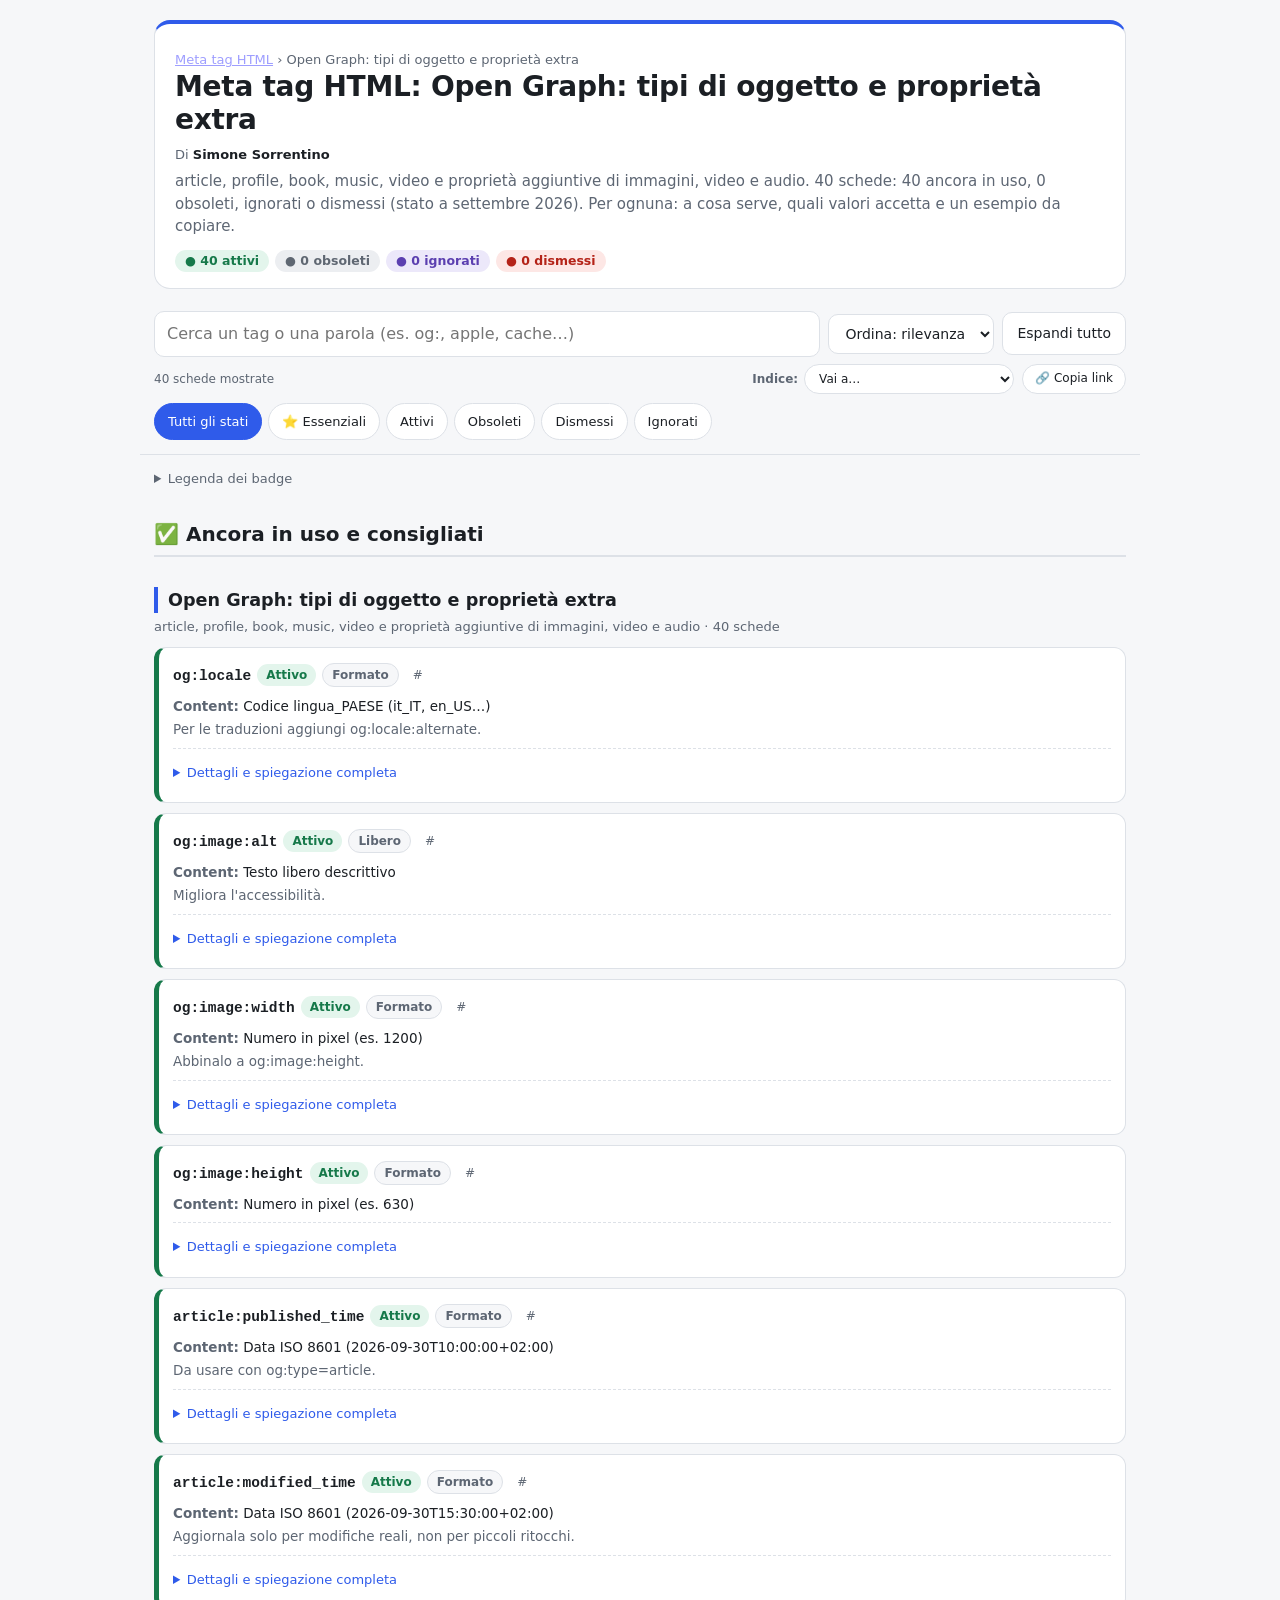
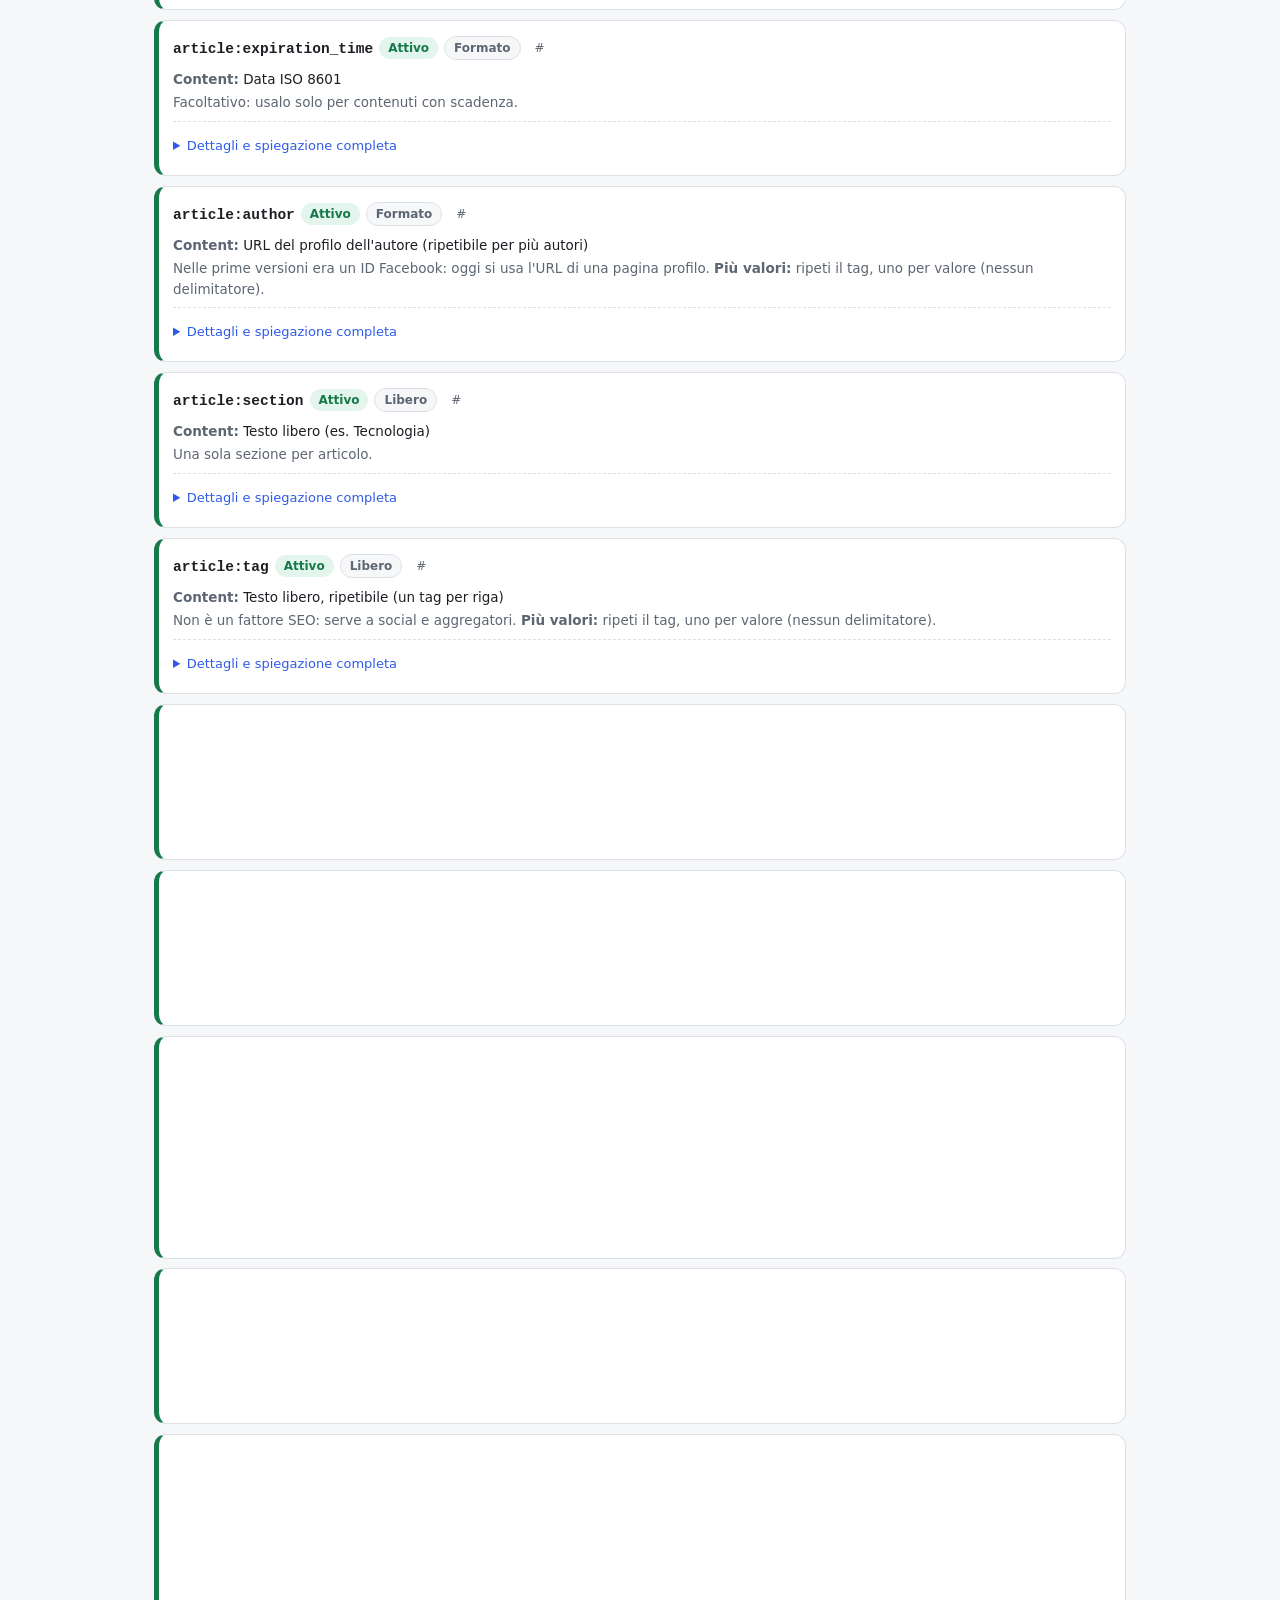
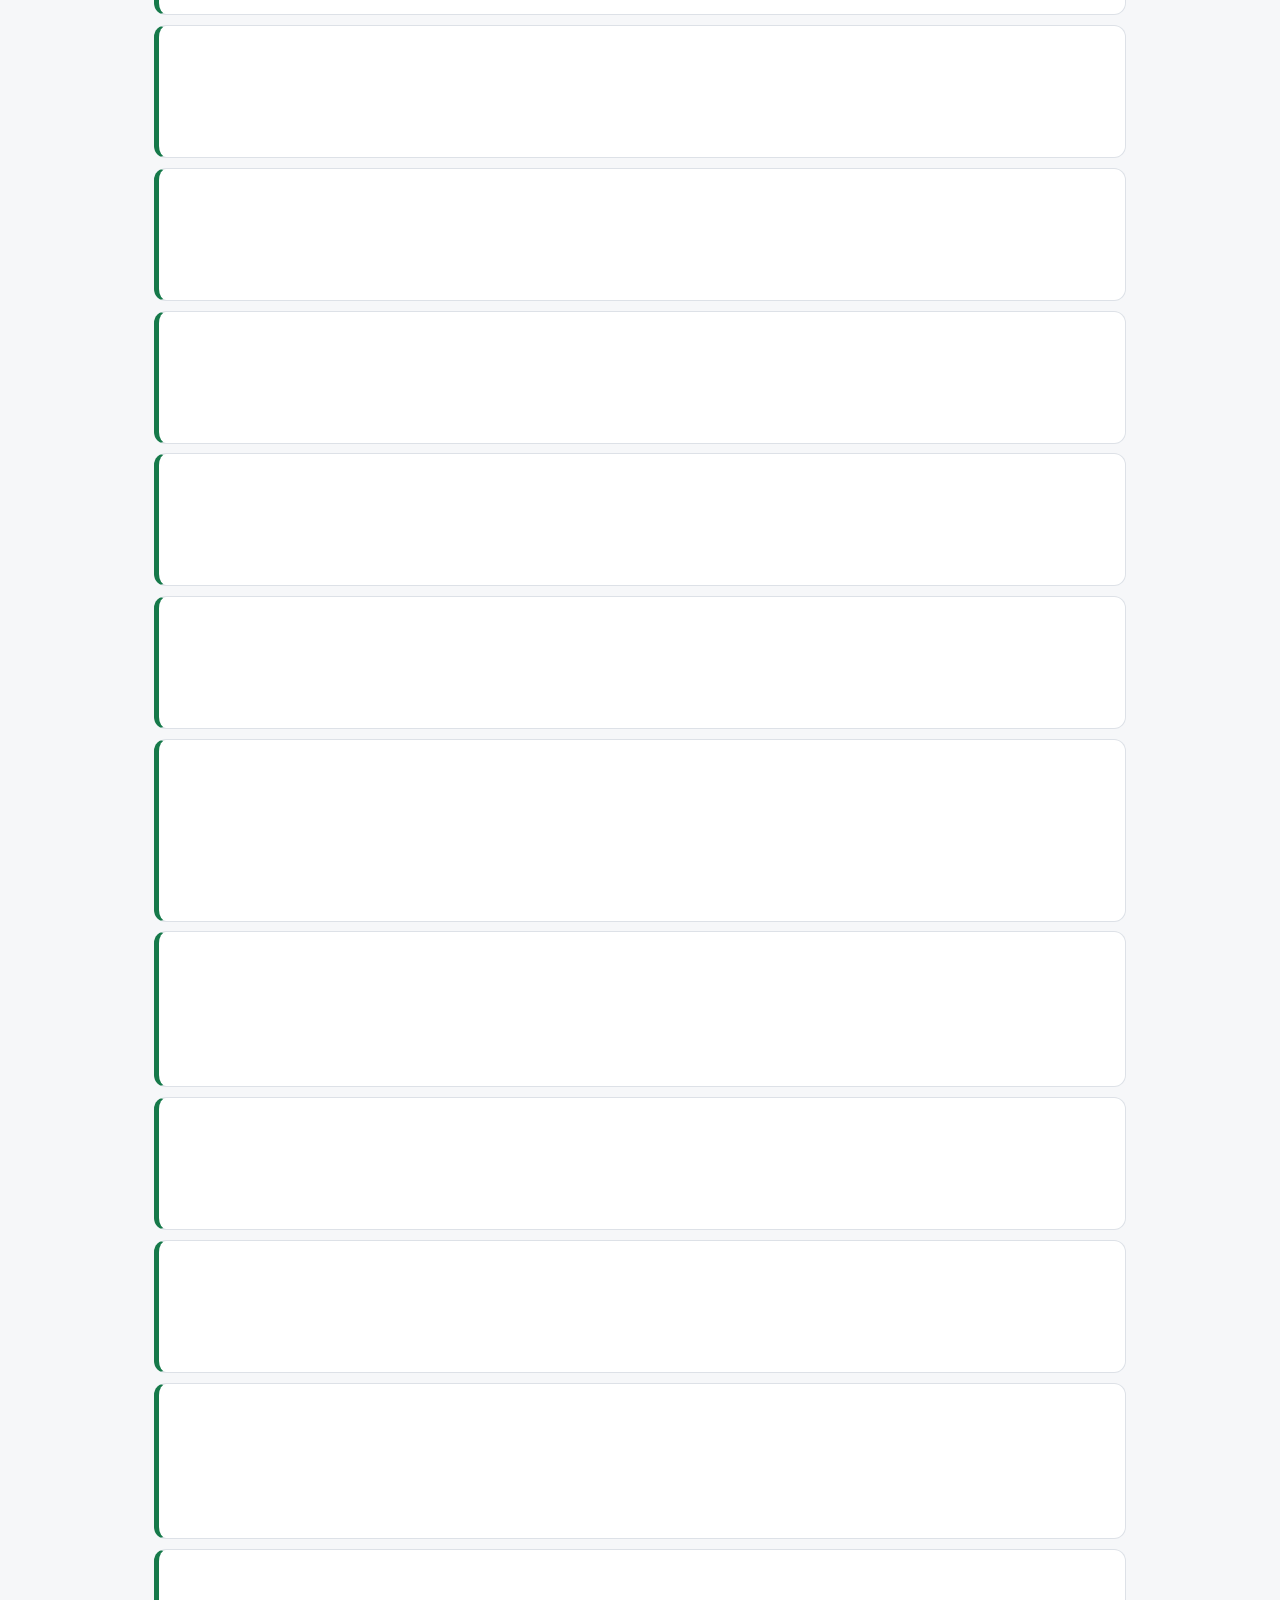
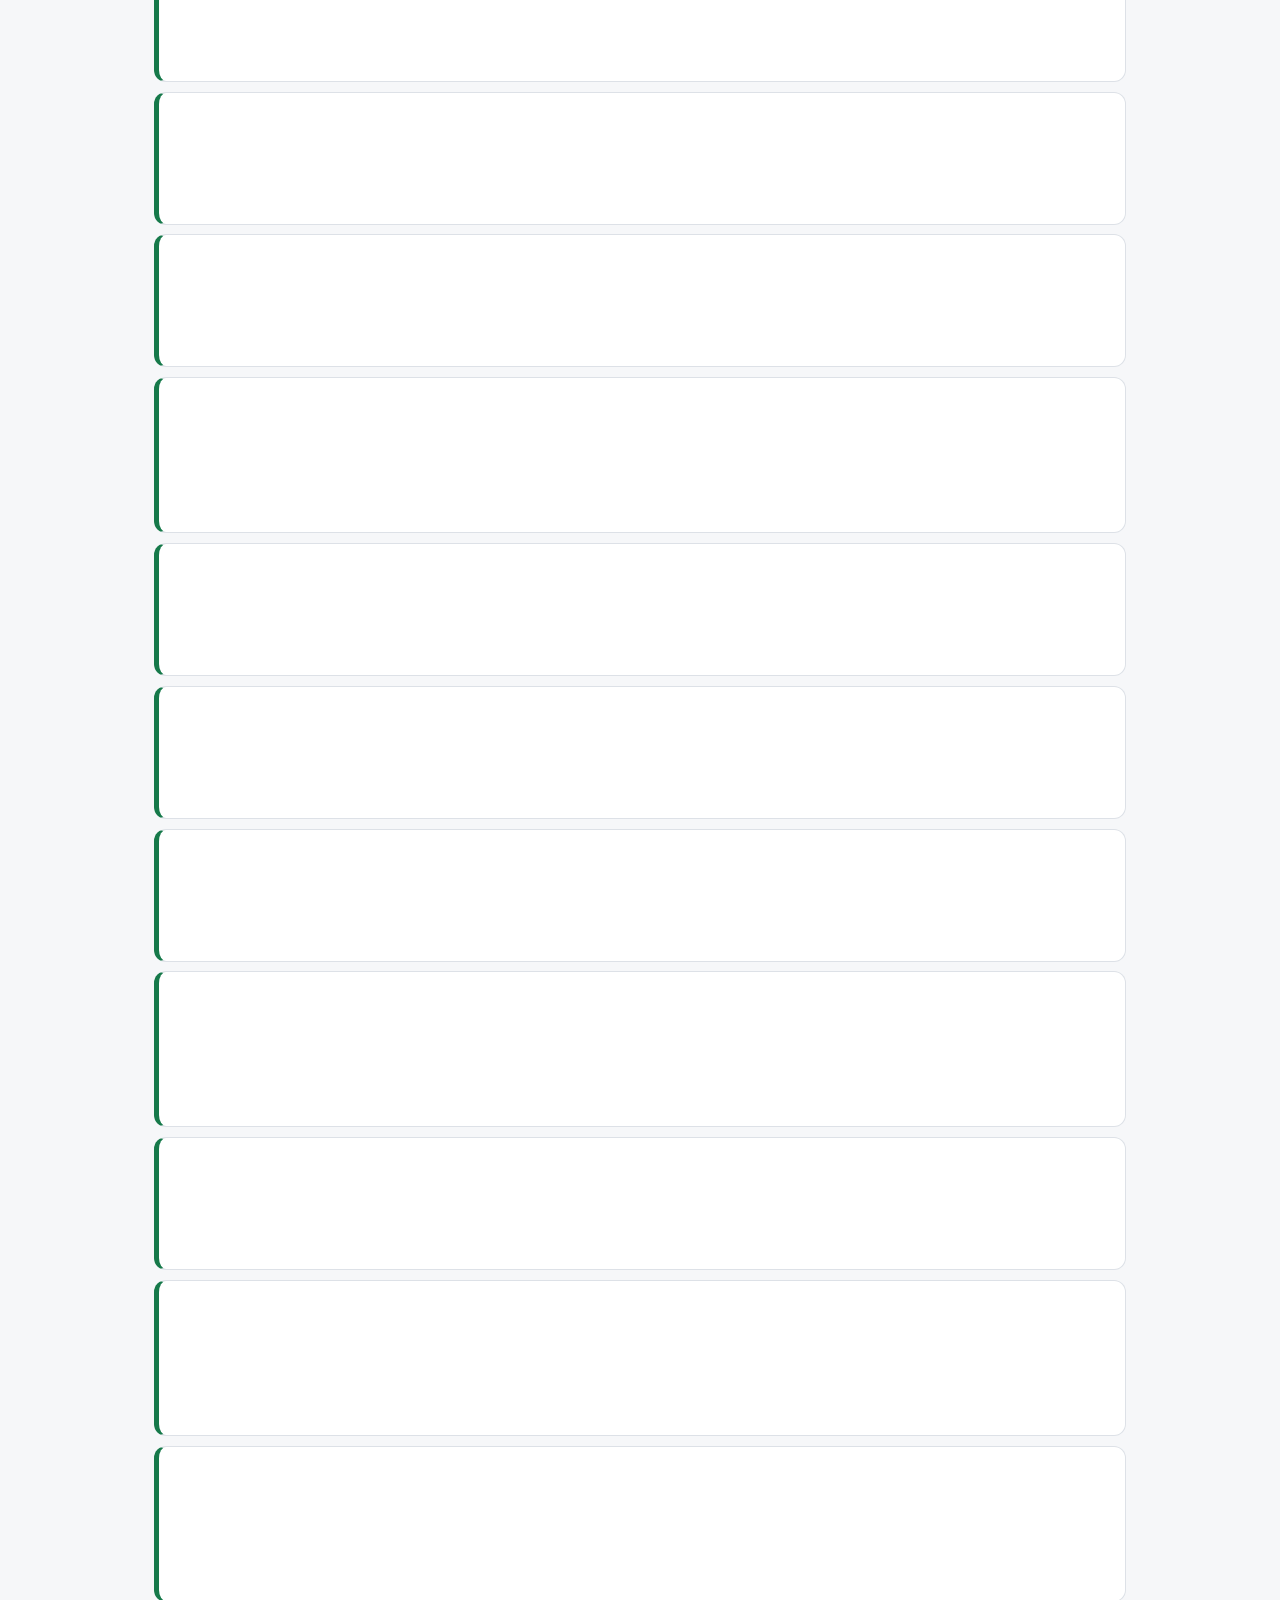
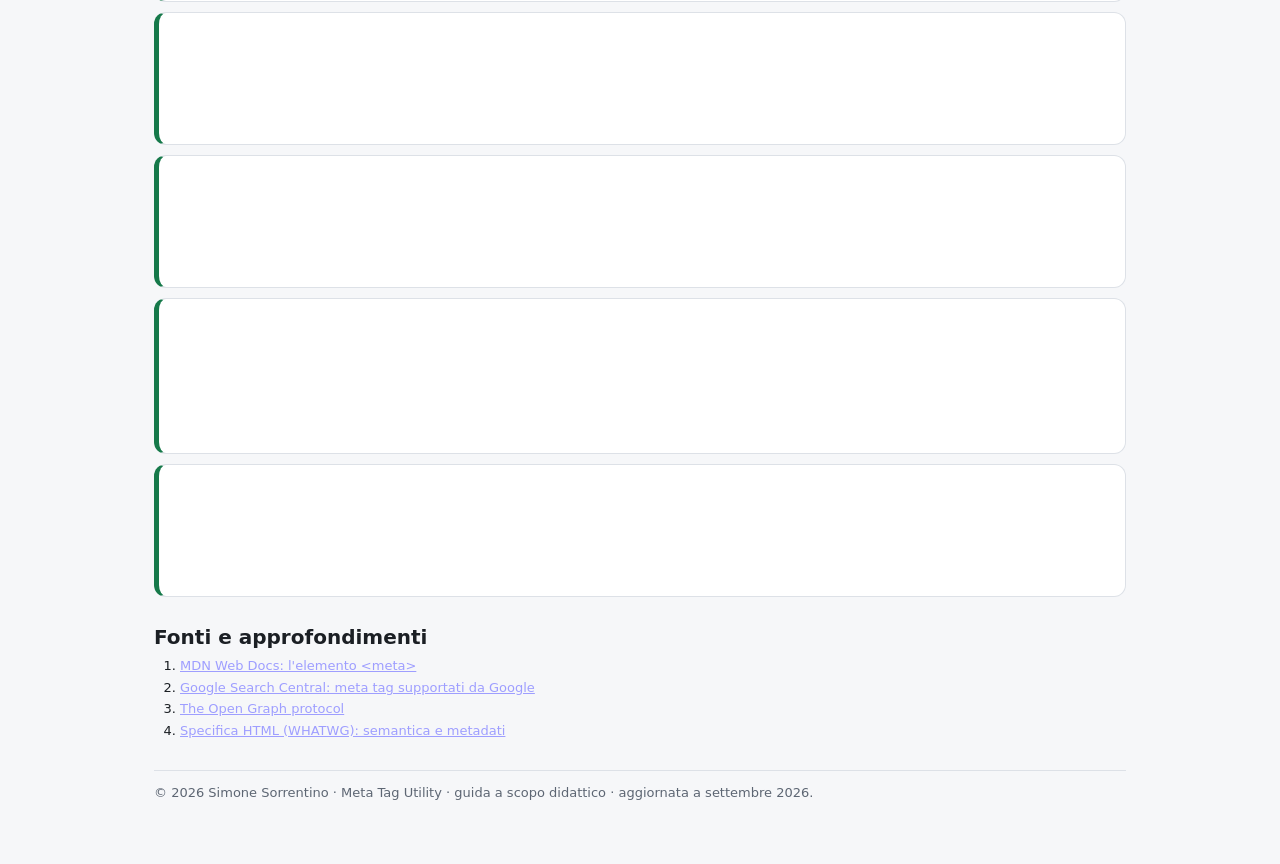
<file: meta-tag-open-graph-extra.html>
<!DOCTYPE html>
<html lang="it">
<head>
<meta charset="UTF-8">
<meta name="viewport" content="width=device-width, initial-scale=1, viewport-fit=cover">
<title>Open Graph: tipi di oggetto e proprietà extra – meta tag HTML (2026)</title>
<meta name="description" content="40 schede sui tag della categoria «Open Graph: tipi di oggetto e proprietà extra»: 40 ancora in uso. Valori ammessi, esempi da copiare e consigli (aggiornato a settembre 2026).">
<meta name="author" content="Simone Sorrentino">
<meta name="robots" content="index, follow, max-snippet:-1, max-image-preview:large, max-video-preview:-1">
<link rel="canonical" href="https://mappeconcettuali.altervista.org/meta-tag-open-graph-extra.html">
<link rel="icon" href="data:image/svg+xml,%3Csvg xmlns='http://www.w3.org/2000/svg' viewBox='0 0 100 100'%3E%3Ctext y='.9em' font-size='90'%3E🏷️%3C/text%3E%3C/svg%3E">
<meta name="color-scheme" content="light dark">
<meta name="theme-color" content="#f6f7f9" media="(prefers-color-scheme: light)">
<meta name="theme-color" content="#13161a" media="(prefers-color-scheme: dark)">
<meta property="og:type" content="article">
<meta property="og:site_name" content="Meta Tag Utility">
<meta property="og:locale" content="it_IT">
<meta property="og:title" content="Open Graph: tipi di oggetto e proprietà extra – meta tag HTML (2026)">
<meta property="og:description" content="40 schede sui tag della categoria «Open Graph: tipi di oggetto e proprietà extra»: 40 ancora in uso. Valori ammessi, esempi da copiare e consigli (aggiornato a settembre 2026).">
<meta property="og:url" content="https://mappeconcettuali.altervista.org/meta-tag-open-graph-extra.html">
<meta property="og:image" content="https://mappeconcettuali.altervista.org/og-meta-tag-utility.png">
<meta property="og:image:type" content="image/png">
<meta property="og:image:width" content="1200">
<meta property="og:image:height" content="630">
<meta property="og:image:alt" content="Meta tag HTML: guida ai tag utili, obsoleti e ignorati">
<meta property="article:published_time" content="2026-10-01">
<meta property="article:modified_time" content="2026-10-01">
<meta property="article:author" content="Simone Sorrentino">
<meta name="twitter:card" content="summary_large_image">
<meta name="twitter:title" content="Open Graph: tipi di oggetto e proprietà extra – meta tag HTML (2026)">
<meta name="twitter:description" content="40 schede sui tag della categoria «Open Graph: tipi di oggetto e proprietà extra»: 40 ancora in uso. Valori ammessi, esempi da copiare e consigli (aggiornato a settembre 2026).">
<meta name="twitter:image" content="https://mappeconcettuali.altervista.org/og-meta-tag-utility.png">
<meta name="twitter:image:alt" content="Meta tag HTML: guida ai tag utili, obsoleti e ignorati">
<script type="application/ld+json">[{"@context":"https://schema.org","@type":"TechArticle","headline":"Meta tag HTML: Open Graph: tipi di oggetto e proprietà extra","description":"40 schede sui tag della categoria «Open Graph: tipi di oggetto e proprietà extra»: 40 ancora in uso. Valori ammessi, esempi da copiare e consigli (aggiornato a settembre 2026).","inLanguage":"it","url":"https://mappeconcettuali.altervista.org/meta-tag-open-graph-extra.html","mainEntityOfPage":"https://mappeconcettuali.altervista.org/meta-tag-open-graph-extra.html","image":"https://mappeconcettuali.altervista.org/og-meta-tag-utility.png","datePublished":"2026-10-01","dateModified":"2026-10-01","isAccessibleForFree":true,"keywords":"meta tag, HTML, SEO, Open Graph, robots, canonical, viewport","about":{"@type":"Thing","name":"Meta tag HTML"},"author":{"@type":"Person","name":"Simone Sorrentino","url":"https://mappeconcettuali.altervista.org/"},"publisher":{"@type":"Organization","name":"Meta Tag Utility","url":"https://mappeconcettuali.altervista.org/"},"copyrightHolder":{"@type":"Person","name":"Simone Sorrentino"},"copyrightYear":2026,"isPartOf":{"@type":"WebPage","url":"https://mappeconcettuali.altervista.org/meta-tag.html","name":"Meta tag HTML: quali usare e quali evitare"}},{"@context":"https://schema.org","@type":"BreadcrumbList","itemListElement":[{"@type":"ListItem","position":1,"name":"Meta tag HTML","item":"https://mappeconcettuali.altervista.org/meta-tag.html"},{"@type":"ListItem","position":2,"name":"Open Graph: tipi di oggetto e proprietà extra","item":"https://mappeconcettuali.altervista.org/meta-tag-open-graph-extra.html"}]}]</script>
<script>document.documentElement.classList.add("js")</script>
<link rel="stylesheet" href="resource/meta-tag.css?v=20261001e">
<noscript><style>.bar,.fl,.cp,.up{display:none}header .sub{display:block!important}.stats button{pointer-events:none}</style></noscript>
</head>
<body>
<a class="skip" href="#out">Vai ai contenuti</a>
<div class="w">
<header>
<p class="by"><a href="meta-tag.html">Meta tag HTML</a> › Open Graph: tipi di oggetto e proprietà extra</p>
<h1>Meta tag HTML: Open Graph: tipi di oggetto e proprietà extra</h1>
<p class="by">Di <strong>Simone Sorrentino</strong></p>
<p class="sub" id="sub">article, profile, book, music, video e proprietà aggiuntive di immagini, video e audio. 40 schede: 40 ancora in uso, 0 obsoleti, ignorati o dismessi (stato a settembre 2026). Per ognuna: a cosa serve, quali valori accetta e un esempio da copiare.</p>
<button type="button" id="sm" class="sm" aria-expanded="false" aria-controls="sub" hidden>Leggi tutto</button>
<div class="stats" role="group" aria-label="Filtra per stato"><button type="button" class="b s-ok" data-st="ok" aria-pressed="false">● 40 attivi</button><button type="button" class="b s-old" data-st="old" aria-pressed="false">● 0 obsoleti</button><button type="button" class="b s-ign" data-st="ign" aria-pressed="false">● 0 ignorati</button><button type="button" class="b s-dead" data-st="dead" aria-pressed="false">● 0 dismessi</button></div>
</header>
<main>
<nav class="toc" aria-label="Indice delle categorie"><details><summary>Tutte le categorie</summary>
<p class="tg">Tutte le categorie</p><ul><li><a href="meta-tag-documento-e-rendering.html">Documento e rendering<span class="ct">24</span></a></li><li><a href="meta-tag-motori-di-ricerca.html">Motori di ricerca<span class="ct">27</span></a></li><li><a href="meta-tag-social-open-graph.html">Social / Open Graph<span class="ct">23</span></a></li><li><a href="meta-tag-open-graph-extra.html" aria-current="page">Open Graph: tipi di oggetto e proprietà extra<span class="ct">40</span></a></li><li><a href="meta-tag-twitter-x-cards.html">X / Twitter Cards<span class="ct">8</span></a></li><li><a href="meta-tag-browser-e-pwa.html">Browser e PWA<span class="ct">6</span></a></li><li><a href="meta-tag-apple-ios.html">Apple / iOS<span class="ct">6</span></a></li><li><a href="meta-tag-http-equiv-cache-sicurezza.html">http-equiv, cache e sicurezza<span class="ct">16</span></a></li><li><a href="meta-tag-verifica-proprieta-sito.html">Verifica proprietà sito<span class="ct">12</span></a></li><li><a href="meta-tag-custom-e-framework.html">Custom e framework<span class="ct">7</span></a></li><li><a href="meta-tag-link-tag.html">Link tag (&lt;link&gt;)<span class="ct">45</span></a></li><li><a href="meta-tag-geo-e-contatti.html">Geo e contatti<span class="ct">14</span></a></li><li><a href="meta-tag-microsoft-internet-explorer.html">Microsoft / Internet Explorer<span class="ct">14</span></a></li></ul></details></nav>
<div class="list">
<div id="bs" aria-hidden="true"></div>
<div class="bar" role="search"><div class="tb"><div class="sb"><label class="vh" for="q">Cerca un tag o una parola</label><input id="q" type="search" autocomplete="off" placeholder="Cerca in questa categoria"></div><label class="vh" for="ord">Ordina per</label><select id="ord" title="Ordina per"><option value="rel">Ordina: rilevanza</option><option value="az">Ordina: A–Z</option><option value="orig">Ordina: originale</option></select><button type="button" id="ex" class="tbb" aria-pressed="false">Espandi tutto</button></div><div class="cap cr"><span id="cnt" aria-live="polite"></span><label class="gl" for="go">Indice:</label><select id="go" title="Indice: vai a una categoria"></select><button type="button" id="sh" class="lk" title="Copia il link di questa vista filtrata" aria-label="Copia il link di questa vista">🔗<span class="dm"> Copia link</span></button><button type="button" id="rs" class="lk" aria-label="Azzera filtri" hidden>✕<span class="dm"> Azzera filtri</span></button></div><details class="fd" id="fd" open><summary>Filtra per categoria e stato<span class="bdg" id="fb" hidden></span></summary>
<div class="fl"><div class="chips" id="cc" role="group" aria-label="Filtra per categoria"></div><div class="chips" id="sc" role="group" aria-label="Filtra per stato"></div></div></details></div>
<details class="leg-d"><summary>Legenda dei badge</summary><div class="leg">
<span><span class="b s-ok">● Attivo</span> usato e supportato</span>
<span><span class="b s-old">● Obsoleto</span> superato da alternative moderne</span><span><span class="b s-ign">● Ignorato</span> esiste ma nessuno lo legge</span>
<span><span class="b s-dead">● Dismesso</span> servizio/browser non più esistente (nome barrato)</span>
<span><span class="b t">Libero</span> valore a scelta</span><span><span class="b t">White list</span> solo valori ammessi</span><span><span class="b t">Formato</span> sintassi fissa</span>
</div></details>
<div id="out">
<section class="grp" id="attivi"><h2 class="st">✅ Ancora in uso e consigliati</h2><section class='cs' id='attivi-ogx'><h3>Open Graph: tipi di oggetto e proprietà extra</h3><p class='d'>article, profile, book, music, video e proprietà aggiuntive di immagini, video e audio · <span class='cn'>40 schede</span></p><article class='c ok' id='og-locale' data-cat='ogx' data-st='ok' data-ess='0'><div class='h'><h4><code>og:locale</code></h4><span class='b s-ok'>Attivo</span><span class='b t'>Formato</span><a class='pl' href='#og-locale' aria-label='Link diretto a og:locale'>#</a></div><div class='v'><b>Content:</b> Codice lingua_PAESE (it_IT, en_US…)</div><div class='n'>Per le traduzioni aggiungi og:locale:alternate.</div><details><summary>Dettagli e spiegazione completa</summary><p class='lb'>In parole semplici</p><div class='wd'>Un dato extra per descrivere meglio l'oggetto condiviso (articolo, libro, video…).</div><p class='lb'>A cosa serve</p><div>Dichiara lingua e paese del contenuto condiviso.</div><p class='lb'>Chi lo legge</p><div>I bot di social e chat (Facebook, LinkedIn, WhatsApp, Slack…)</div><p class='lb'>Com'è fatto</p><div>attributo <b>property</b> = nome della proprietà social (il valore è fisso) · attributo <b>content</b> = il dato che scegli tu</div><p class='lb'>Contenuti possibili / ammessi</p><div>Codice lingua_PAESE (it_IT, en_US…)</div><p class='lb'>È personalizzabile?</p><div>In parte: la sintassi è fissa, ma il dato (URL, ID, dimensioni, nome) è il tuo.</div><p class='lb'>Se lo usi o lo ometti</p><div>Se lo ometti: la pagina funziona lo stesso, ma perdi la funzione descritta qui sopra o il browser usa i valori predefiniti.</div><p class='lb'>Note e consigli</p><div>Per le traduzioni aggiungi og:locale:alternate.</div><p class='lb'>Esempio</p><div class='cb'><button type='button' class='cp'>Copia esempio</button><pre>&lt;meta property="og:locale" content="<mark>it_IT</mark>"&gt;</pre></div><div class='cap'>Evidenziato: la parte che puoi personalizzare.</div></details></article><article class='c ok' id='og-image-alt' data-cat='ogx' data-st='ok' data-ess='0'><div class='h'><h4><code>og:image:alt</code></h4><span class='b s-ok'>Attivo</span><span class='b t'>Libero</span><a class='pl' href='#og-image-alt' aria-label='Link diretto a og:image:alt'>#</a></div><div class='v'><b>Content:</b> Testo libero descrittivo</div><div class='n'>Migliora l'accessibilità.</div><details><summary>Dettagli e spiegazione completa</summary><p class='lb'>In parole semplici</p><div class='wd'>Descrive l'immagine a parole, per chi non può vederla.</div><p class='lb'>A cosa serve</p><div>Testo alternativo dell'immagine di anteprima, per chi usa screen reader.</div><p class='lb'>Chi lo legge</p><div>I bot di social e chat (Facebook, LinkedIn, WhatsApp, Slack…)</div><p class='lb'>Com'è fatto</p><div>attributo <b>property</b> = nome della proprietà social (il valore è fisso) · attributo <b>content</b> = il dato che scegli tu</div><p class='lb'>Contenuti possibili / ammessi</p><div>Testo libero descrittivo</div><p class='lb'>È personalizzabile?</p><div>Sì: il valore è libero. Scrivi tu testo, URL o ID, nel formato descritto qui sopra.</div><p class='lb'>Se lo usi o lo ometti</p><div>Se lo ometti: la pagina funziona lo stesso, ma perdi la funzione descritta qui sopra o il browser usa i valori predefiniti.</div><p class='lb'>Note e consigli</p><div>Migliora l'accessibilità.</div><p class='lb'>Esempio</p><div class='cb'><button type='button' class='cp'>Copia esempio</button><pre>&lt;meta property="og:image:alt" content="<mark>Schermata della guida ai meta tag</mark>"&gt;</pre></div><div class='cap'>Evidenziato: la parte che puoi personalizzare.</div></details></article><article class='c ok' id='og-image-width' data-cat='ogx' data-st='ok' data-ess='0'><div class='h'><h4><code>og:image:width</code></h4><span class='b s-ok'>Attivo</span><span class='b t'>Formato</span><a class='pl' href='#og-image-width' aria-label='Link diretto a og:image:width'>#</a></div><div class='v'><b>Content:</b> Numero in pixel (es. 1200)</div><div class='n'>Abbinalo a og:image:height.</div><details><summary>Dettagli e spiegazione completa</summary><p class='lb'>In parole semplici</p><div class='wd'>Un dato extra per descrivere meglio l'oggetto condiviso (articolo, libro, video…).</div><p class='lb'>A cosa serve</p><div>Larghezza dell'immagine: i social la mostrano subito senza scaricarla.</div><p class='lb'>Chi lo legge</p><div>I bot di social e chat (Facebook, LinkedIn, WhatsApp, Slack…)</div><p class='lb'>Com'è fatto</p><div>attributo <b>property</b> = nome della proprietà social (il valore è fisso) · attributo <b>content</b> = il dato che scegli tu</div><p class='lb'>Contenuti possibili / ammessi</p><div>Numero in pixel (es. 1200)</div><p class='lb'>È personalizzabile?</p><div>In parte: la sintassi è fissa, ma il dato (URL, ID, dimensioni, nome) è il tuo.</div><p class='lb'>Se lo usi o lo ometti</p><div>Se lo ometti: la pagina funziona lo stesso, ma perdi la funzione descritta qui sopra o il browser usa i valori predefiniti.</div><p class='lb'>Note e consigli</p><div>Abbinalo a og:image:height.</div><p class='lb'>Esempio</p><div class='cb'><button type='button' class='cp'>Copia esempio</button><pre>&lt;meta property="og:image:width" content="<mark>1200</mark>"&gt;</pre></div><div class='cap'>Evidenziato: la parte che puoi personalizzare.</div></details></article><article class='c ok' id='og-image-height' data-cat='ogx' data-st='ok' data-ess='0'><div class='h'><h4><code>og:image:height</code></h4><span class='b s-ok'>Attivo</span><span class='b t'>Formato</span><a class='pl' href='#og-image-height' aria-label='Link diretto a og:image:height'>#</a></div><div class='v'><b>Content:</b> Numero in pixel (es. 630)</div><div class='n'></div><details><summary>Dettagli e spiegazione completa</summary><p class='lb'>In parole semplici</p><div class='wd'>Un dato extra per descrivere meglio l'oggetto condiviso (articolo, libro, video…).</div><p class='lb'>A cosa serve</p><div>Altezza dell'immagine.</div><p class='lb'>Chi lo legge</p><div>I bot di social e chat (Facebook, LinkedIn, WhatsApp, Slack…)</div><p class='lb'>Com'è fatto</p><div>attributo <b>property</b> = nome della proprietà social (il valore è fisso) · attributo <b>content</b> = il dato che scegli tu</div><p class='lb'>Contenuti possibili / ammessi</p><div>Numero in pixel (es. 630)</div><p class='lb'>È personalizzabile?</p><div>In parte: la sintassi è fissa, ma il dato (URL, ID, dimensioni, nome) è il tuo.</div><p class='lb'>Se lo usi o lo ometti</p><div>Se lo ometti: la pagina funziona lo stesso, ma perdi la funzione descritta qui sopra o il browser usa i valori predefiniti.</div><p class='lb'>Note e consigli</p><div></div><p class='lb'>Esempio</p><div class='cb'><button type='button' class='cp'>Copia esempio</button><pre>&lt;meta property="og:image:height" content="<mark>630</mark>"&gt;</pre></div><div class='cap'>Evidenziato: la parte che puoi personalizzare.</div></details></article><article class='c ok' id='article-published-time' data-cat='ogx' data-st='ok' data-ess='0'><div class='h'><h4><code>article:published_time</code></h4><span class='b s-ok'>Attivo</span><span class='b t'>Formato</span><a class='pl' href='#article-published-time' aria-label='Link diretto a article:published_time'>#</a></div><div class='v'><b>Content:</b> Data ISO 8601 (2026-09-30T10:00:00+02:00)</div><div class='n'>Da usare con og:type=article.</div><details><summary>Dettagli e spiegazione completa</summary><p class='lb'>In parole semplici</p><div class='wd'>La data di nascita dell'articolo: dice ai social e agli aggregatori da quando esiste.</div><p class='lb'>A cosa serve</p><div>Data di pubblicazione di un articolo, letta dalle piattaforme social.</div><p class='lb'>Chi lo legge</p><div>I bot di social e chat (Facebook, LinkedIn, WhatsApp, Slack…)</div><p class='lb'>Com'è fatto</p><div>attributo <b>property</b> = nome della proprietà social (il valore è fisso) · attributo <b>content</b> = il dato che scegli tu</div><p class='lb'>Contenuti possibili / ammessi</p><div>Data ISO 8601 (2026-09-30T10:00:00+02:00)</div><p class='lb'>È personalizzabile?</p><div>In parte: la sintassi è fissa, ma il dato (URL, ID, dimensioni, nome) è il tuo.</div><p class='lb'>Se lo usi o lo ometti</p><div>Se lo ometti: la pagina funziona lo stesso, ma perdi la funzione descritta qui sopra o il browser usa i valori predefiniti.</div><p class='lb'>Note e consigli</p><div>Da usare con og:type=article.</div><p class='lb'>Esempio</p><div class='cb'><button type='button' class='cp'>Copia esempio</button><pre>&lt;meta property="article:published_time" content="<mark>2026-09-30T10:00:00+02:00</mark>"&gt;</pre></div><div class='cap'>Evidenziato: la parte che puoi personalizzare.</div></details></article><article class='c ok' id='article-modified-time' data-cat='ogx' data-st='ok' data-ess='0'><div class='h'><h4><code>article:modified_time</code></h4><span class='b s-ok'>Attivo</span><span class='b t'>Formato</span><a class='pl' href='#article-modified-time' aria-label='Link diretto a article:modified_time'>#</a></div><div class='v'><b>Content:</b> Data ISO 8601 (2026-09-30T15:30:00+02:00)</div><div class='n'>Aggiornala solo per modifiche reali, non per piccoli ritocchi.</div><details><summary>Dettagli e spiegazione completa</summary><p class='lb'>In parole semplici</p><div class='wd'>Un dato extra per descrivere meglio l'oggetto condiviso (articolo, libro, video…).</div><p class='lb'>A cosa serve</p><div>Data dell'ultima modifica significativa dell'articolo.</div><p class='lb'>Chi lo legge</p><div>I bot di social e chat (Facebook, LinkedIn, WhatsApp, Slack…)</div><p class='lb'>Com'è fatto</p><div>attributo <b>property</b> = nome della proprietà social (il valore è fisso) · attributo <b>content</b> = il dato che scegli tu</div><p class='lb'>Contenuti possibili / ammessi</p><div>Data ISO 8601 (2026-09-30T15:30:00+02:00)</div><p class='lb'>È personalizzabile?</p><div>In parte: la sintassi è fissa, ma il dato (URL, ID, dimensioni, nome) è il tuo.</div><p class='lb'>Se lo usi o lo ometti</p><div>Se lo ometti: la pagina funziona lo stesso, ma perdi la funzione descritta qui sopra o il browser usa i valori predefiniti.</div><p class='lb'>Note e consigli</p><div>Aggiornala solo per modifiche reali, non per piccoli ritocchi.</div><p class='lb'>Esempio</p><div class='cb'><button type='button' class='cp'>Copia esempio</button><pre>&lt;meta property="article:modified_time" content="<mark>2026-09-30T15:30:00+02:00</mark>"&gt;</pre></div><div class='cap'>Evidenziato: la parte che puoi personalizzare.</div></details></article><article class='c ok' id='article-expiration-time' data-cat='ogx' data-st='ok' data-ess='0'><div class='h'><h4><code>article:expiration_time</code></h4><span class='b s-ok'>Attivo</span><span class='b t'>Formato</span><a class='pl' href='#article-expiration-time' aria-label='Link diretto a article:expiration_time'>#</a></div><div class='v'><b>Content:</b> Data ISO 8601</div><div class='n'>Facoltativo: usalo solo per contenuti con scadenza.</div><details><summary>Dettagli e spiegazione completa</summary><p class='lb'>In parole semplici</p><div class='wd'>Un dato extra per descrivere meglio l'oggetto condiviso (articolo, libro, video…).</div><p class='lb'>A cosa serve</p><div>Data dopo la quale l'articolo non è più rilevante (offerte, eventi, notizie a scadenza).</div><p class='lb'>Chi lo legge</p><div>I bot di social e chat (Facebook, LinkedIn, WhatsApp, Slack…)</div><p class='lb'>Com'è fatto</p><div>attributo <b>property</b> = nome della proprietà social (il valore è fisso) · attributo <b>content</b> = il dato che scegli tu</div><p class='lb'>Contenuti possibili / ammessi</p><div>Data ISO 8601</div><p class='lb'>È personalizzabile?</p><div>In parte: la sintassi è fissa, ma il dato (URL, ID, dimensioni, nome) è il tuo.</div><p class='lb'>Se lo usi o lo ometti</p><div>Se lo ometti: la pagina funziona lo stesso, ma perdi la funzione descritta qui sopra o il browser usa i valori predefiniti.</div><p class='lb'>Note e consigli</p><div>Facoltativo: usalo solo per contenuti con scadenza.</div><p class='lb'>Esempio</p><div class='cb'><button type='button' class='cp'>Copia esempio</button><pre>&lt;meta property="article:expiration_time" content="<mark>2026-12-31T23:59:00+01:00</mark>"&gt;</pre></div><div class='cap'>Evidenziato: la parte che puoi personalizzare.</div></details></article><article class='c ok' id='article-author' data-cat='ogx' data-st='ok' data-ess='0'><div class='h'><h4><code>article:author</code></h4><span class='b s-ok'>Attivo</span><span class='b t'>Formato</span><a class='pl' href='#article-author' aria-label='Link diretto a article:author'>#</a></div><div class='v'><b>Content:</b> URL del profilo dell'autore (ripetibile per più autori)</div><div class='n'>Nelle prime versioni era un ID Facebook: oggi si usa l'URL di una pagina profilo. <b>Più valori:</b> ripeti il tag, uno per valore (nessun delimitatore).</div><details><summary>Dettagli e spiegazione completa</summary><p class='lb'>In parole semplici</p><div class='wd'>La firma dell'articolo, ma leggibile dalle macchine: punta al profilo dell'autore.</div><p class='lb'>A cosa serve</p><div>Collega l'articolo al profilo dell'autore.</div><p class='lb'>Chi lo legge</p><div>I bot di social e chat (Facebook, LinkedIn, WhatsApp, Slack…)</div><p class='lb'>Com'è fatto</p><div>attributo <b>property</b> = nome della proprietà social (il valore è fisso) · attributo <b>content</b> = il dato che scegli tu</div><p class='lb'>Contenuti possibili / ammessi</p><div>URL del profilo dell'autore (ripetibile per più autori)</div><p class='lb'>Più valori e delimitatore</p><div>Puoi ripetere il tag <b>una volta per ogni valore</b> (più autori): un tag per riga, nessun delimitatore. Non mettere più valori nello stesso <code>content</code>.</div><p class='lb'>È personalizzabile?</p><div>In parte: la sintassi è fissa, ma il dato (URL, ID, dimensioni, nome) è il tuo.</div><p class='lb'>Se lo usi o lo ometti</p><div>Se lo ometti: la pagina funziona lo stesso, ma perdi la funzione descritta qui sopra o il browser usa i valori predefiniti.</div><p class='lb'>Note e consigli</p><div>Nelle prime versioni era un ID Facebook: oggi si usa l'URL di una pagina profilo.</div><p class='lb'>Esempio</p><div class='cb'><button type='button' class='cp'>Copia esempio</button><pre>&lt;meta property="article:author" content="<mark>https://esempio.it/autori/mario-rossi</mark>"&gt;</pre></div><div class='cap'>Evidenziato: la parte che puoi personalizzare.</div></details></article><article class='c ok' id='article-section' data-cat='ogx' data-st='ok' data-ess='0'><div class='h'><h4><code>article:section</code></h4><span class='b s-ok'>Attivo</span><span class='b t'>Libero</span><a class='pl' href='#article-section' aria-label='Link diretto a article:section'>#</a></div><div class='v'><b>Content:</b> Testo libero (es. Tecnologia)</div><div class='n'>Una sola sezione per articolo.</div><details><summary>Dettagli e spiegazione completa</summary><p class='lb'>In parole semplici</p><div class='wd'>Un dato extra per descrivere meglio l'oggetto condiviso (articolo, libro, video…).</div><p class='lb'>A cosa serve</p><div>Indica la sezione o rubrica del sito in cui si trova l'articolo.</div><p class='lb'>Chi lo legge</p><div>I bot di social e chat (Facebook, LinkedIn, WhatsApp, Slack…)</div><p class='lb'>Com'è fatto</p><div>attributo <b>property</b> = nome della proprietà social (il valore è fisso) · attributo <b>content</b> = il dato che scegli tu</div><p class='lb'>Contenuti possibili / ammessi</p><div>Testo libero (es. Tecnologia)</div><p class='lb'>È personalizzabile?</p><div>Sì: il valore è libero. Scrivi tu testo, URL o ID, nel formato descritto qui sopra.</div><p class='lb'>Se lo usi o lo ometti</p><div>Se lo ometti: la pagina funziona lo stesso, ma perdi la funzione descritta qui sopra o il browser usa i valori predefiniti.</div><p class='lb'>Note e consigli</p><div>Una sola sezione per articolo.</div><p class='lb'>Esempio</p><div class='cb'><button type='button' class='cp'>Copia esempio</button><pre>&lt;meta property="article:section" content="<mark>Tecnologia</mark>"&gt;</pre></div><div class='cap'>Evidenziato: la parte che puoi personalizzare.</div></details></article><article class='c ok' id='article-tag' data-cat='ogx' data-st='ok' data-ess='0'><div class='h'><h4><code>article:tag</code></h4><span class='b s-ok'>Attivo</span><span class='b t'>Libero</span><a class='pl' href='#article-tag' aria-label='Link diretto a article:tag'>#</a></div><div class='v'><b>Content:</b> Testo libero, ripetibile (un tag per riga)</div><div class='n'>Non è un fattore SEO: serve a social e aggregatori. <b>Più valori:</b> ripeti il tag, uno per valore (nessun delimitatore).</div><details><summary>Dettagli e spiegazione completa</summary><p class='lb'>In parole semplici</p><div class='wd'>Un dato extra per descrivere meglio l'oggetto condiviso (articolo, libro, video…).</div><p class='lb'>A cosa serve</p><div>Parola chiave o argomento dell'articolo, per le piattaforme che le leggono.</div><p class='lb'>Chi lo legge</p><div>I bot di social e chat (Facebook, LinkedIn, WhatsApp, Slack…)</div><p class='lb'>Com'è fatto</p><div>attributo <b>property</b> = nome della proprietà social (il valore è fisso) · attributo <b>content</b> = il dato che scegli tu</div><p class='lb'>Contenuti possibili / ammessi</p><div>Testo libero, ripetibile (un tag per riga)</div><p class='lb'>Più valori e delimitatore</p><div>Puoi ripetere il tag <b>una volta per ogni valore</b> (più tag): un tag per riga, nessun delimitatore. Non mettere più valori nello stesso <code>content</code>.</div><p class='lb'>È personalizzabile?</p><div>Sì: il valore è libero. Scrivi tu testo, URL o ID, nel formato descritto qui sopra.</div><p class='lb'>Se lo usi o lo ometti</p><div>Se lo ometti: la pagina funziona lo stesso, ma perdi la funzione descritta qui sopra o il browser usa i valori predefiniti.</div><p class='lb'>Note e consigli</p><div>Non è un fattore SEO: serve a social e aggregatori.</div><p class='lb'>Esempio</p><div class='cb'><button type='button' class='cp'>Copia esempio</button><pre>&lt;meta property="article:tag" content="<mark>meta tag</mark>"&gt;</pre></div><div class='cap'>Evidenziato: la parte che puoi personalizzare.</div></details></article><article class='c ok' id='article-publisher' data-cat='ogx' data-st='ok' data-ess='0'><div class='h'><h4><code>article:publisher</code></h4><span class='b s-ok'>Attivo</span><span class='b t'>Formato</span><a class='pl' href='#article-publisher' aria-label='Link diretto a article:publisher'>#</a></div><div class='v'><b>Content:</b> URL della pagina della testata (originariamente una Pagina Facebook)</div><div class='n'>Nelle prime versioni conteneva un ID numerico: oggi si usa l'URL.</div><details><summary>Dettagli e spiegazione completa</summary><p class='lb'>In parole semplici</p><div class='wd'>Un dato extra per descrivere meglio l'oggetto condiviso (articolo, libro, video…).</div><p class='lb'>A cosa serve</p><div>Collega l'articolo alla pagina della testata che lo pubblica.</div><p class='lb'>Chi lo legge</p><div>I bot di social e chat (Facebook, LinkedIn, WhatsApp, Slack…)</div><p class='lb'>Com'è fatto</p><div>attributo <b>property</b> = nome della proprietà social (il valore è fisso) · attributo <b>content</b> = il dato che scegli tu</div><p class='lb'>Contenuti possibili / ammessi</p><div>URL della pagina della testata (originariamente una Pagina Facebook)</div><p class='lb'>È personalizzabile?</p><div>In parte: la sintassi è fissa, ma il dato (URL, ID, dimensioni, nome) è il tuo.</div><p class='lb'>Se lo usi o lo ometti</p><div>Se lo ometti: la pagina funziona lo stesso, ma perdi la funzione descritta qui sopra o il browser usa i valori predefiniti.</div><p class='lb'>Note e consigli</p><div>Nelle prime versioni conteneva un ID numerico: oggi si usa l'URL.</div><p class='lb'>Esempio</p><div class='cb'><button type='button' class='cp'>Copia esempio</button><pre>&lt;meta property="article:publisher" content="<mark>https://www.facebook.com/esempio</mark>"&gt;</pre></div><div class='cap'>Evidenziato: la parte che puoi personalizzare.</div></details></article><article class='c ok' id='og-locale-alternate' data-cat='ogx' data-st='ok' data-ess='0'><div class='h'><h4><code>og:locale:alternate</code></h4><span class='b s-ok'>Attivo</span><span class='b t'>Formato</span><a class='pl' href='#og-locale-alternate' aria-label='Link diretto a og:locale:alternate'>#</a></div><div class='v'><b>Content:</b> Codice lingua_PAESE (en_US, fr_FR…), ripetibile</div><div class='n'><b>Più valori:</b> ripeti il tag, uno per valore (nessun delimitatore).</div><details><summary>Dettagli e spiegazione completa</summary><p class='lb'>In parole semplici</p><div class='wd'>Un dato extra per descrivere meglio l'oggetto condiviso (articolo, libro, video…).</div><p class='lb'>A cosa serve</p><div>Altre lingue/paesi in cui esiste la pagina.</div><p class='lb'>Chi lo legge</p><div>I bot di social e chat (Facebook, LinkedIn, WhatsApp, Slack…)</div><p class='lb'>Com'è fatto</p><div>attributo <b>property</b> = nome della proprietà social (il valore è fisso) · attributo <b>content</b> = il dato che scegli tu</div><p class='lb'>Contenuti possibili / ammessi</p><div>Codice lingua_PAESE (en_US, fr_FR…), ripetibile</div><p class='lb'>Più valori e delimitatore</p><div>Puoi ripetere il tag <b>una volta per ogni valore</b> (più lingue alternative): un tag per riga, nessun delimitatore. Non mettere più valori nello stesso <code>content</code>.</div><p class='lb'>È personalizzabile?</p><div>In parte: la sintassi è fissa, ma il dato (URL, ID, dimensioni, nome) è il tuo.</div><p class='lb'>Se lo usi o lo ometti</p><div>Se lo ometti: la pagina funziona lo stesso, ma perdi la funzione descritta qui sopra o il browser usa i valori predefiniti.</div><p class='lb'>Note e consigli</p><div></div><p class='lb'>Esempio</p><div class='cb'><button type='button' class='cp'>Copia esempio</button><pre>&lt;meta property="og:locale:alternate" content="<mark>en_US</mark>"&gt;</pre></div><div class='cap'>Evidenziato: la parte che puoi personalizzare.</div></details></article><article class='c ok' id='og-determiner' data-cat='ogx' data-st='ok' data-ess='0'><div class='h'><h4><code>og:determiner</code></h4><span class='b s-ok'>Attivo</span><span class='b t'>White list</span><a class='pl' href='#og-determiner' aria-label='Link diretto a og:determiner'>#</a></div><div class='v'><b>Valori ammessi:</b><ol class='vl'><li><code>a</code></li><li><code>an</code></li><li><code>the</code></li><li><code>auto</code> — sceglie la piattaforma</li><li><code>(vuoto)</code></li></ol></div><div class='n'>Quasi mai usato.</div><details><summary>Dettagli e spiegazione completa</summary><p class='lb'>In parole semplici</p><div class='wd'>Un dato extra per descrivere meglio l'oggetto condiviso (articolo, libro, video…).</div><p class='lb'>A cosa serve</p><div>Articolo che precede il titolo nelle frasi generate dalla piattaforma.</div><p class='lb'>Chi lo legge</p><div>I bot di social e chat (Facebook, LinkedIn, WhatsApp, Slack…)</div><p class='lb'>Com'è fatto</p><div>attributo <b>property</b> = nome della proprietà social (il valore è fisso) · attributo <b>content</b> = il dato che scegli tu</div><p class='lb'>Valori ammessi</p><div><ol class='vl'><li><code>a</code></li><li><code>an</code></li><li><code>the</code></li><li><code>auto</code> — sceglie la piattaforma</li><li><code>(vuoto)</code></li></ol></div><p class='lb'>È personalizzabile?</p><div>No: si possono usare solo i valori ammessi (white list) elencati sopra. Altri valori vengono ignorati.</div><p class='lb'>Se lo usi o lo ometti</p><div>Se lo ometti: la pagina funziona lo stesso, ma perdi la funzione descritta qui sopra o il browser usa i valori predefiniti.</div><p class='lb'>Note e consigli</p><div>Quasi mai usato.</div><p class='lb'>Esempio</p><div class='cb'><button type='button' class='cp'>Copia esempio</button><pre>&lt;meta property="og:determiner" content="<mark>the</mark>"&gt;</pre></div><div class='cap'>Evidenziato: la parte che puoi personalizzare.</div></details></article><article class='c ok' id='og-image-secure-url' data-cat='ogx' data-st='ok' data-ess='0'><div class='h'><h4><code>og:image:secure_url</code></h4><span class='b s-ok'>Attivo</span><span class='b t'>Formato</span><a class='pl' href='#og-image-secure-url' aria-label='Link diretto a og:image:secure_url'>#</a></div><div class='v'><b>Content:</b> URL https</div><div class='n'>Oggi basta og:image in https.</div><details><summary>Dettagli e spiegazione completa</summary><p class='lb'>In parole semplici</p><div class='wd'>Un dato extra per descrivere meglio l'oggetto condiviso (articolo, libro, video…).</div><p class='lb'>A cosa serve</p><div>URL https alternativo dell'immagine.</div><p class='lb'>Chi lo legge</p><div>I bot di social e chat (Facebook, LinkedIn, WhatsApp, Slack…)</div><p class='lb'>Com'è fatto</p><div>attributo <b>property</b> = nome della proprietà social (il valore è fisso) · attributo <b>content</b> = il dato che scegli tu</div><p class='lb'>Contenuti possibili / ammessi</p><div>URL https</div><p class='lb'>È personalizzabile?</p><div>In parte: la sintassi è fissa, ma il dato (URL, ID, dimensioni, nome) è il tuo.</div><p class='lb'>Se lo usi o lo ometti</p><div>Se lo ometti: la pagina funziona lo stesso, ma perdi la funzione descritta qui sopra o il browser usa i valori predefiniti.</div><p class='lb'>Note e consigli</p><div>Oggi basta og:image in https.</div><p class='lb'>Esempio</p><div class='cb'><button type='button' class='cp'>Copia esempio</button><pre>&lt;meta property="og:image:secure_url" content="<mark>https://esempio.it/cover.jpg</mark>"&gt;</pre></div><div class='cap'>Evidenziato: la parte che puoi personalizzare.</div></details></article><article class='c ok' id='og-image-type' data-cat='ogx' data-st='ok' data-ess='0'><div class='h'><h4><code>og:image:type</code></h4><span class='b s-ok'>Attivo</span><span class='b t'>White list</span><a class='pl' href='#og-image-type' aria-label='Link diretto a og:image:type'>#</a></div><div class='v'><b>Valori ammessi:</b><ol class='vl'><li><code>image/jpeg</code></li><li><code>image/png</code></li><li><code>image/webp</code></li><li><code>image/gif</code></li></ol></div><div class='n'></div><details><summary>Dettagli e spiegazione completa</summary><p class='lb'>In parole semplici</p><div class='wd'>Un dato extra per descrivere meglio l'oggetto condiviso (articolo, libro, video…).</div><p class='lb'>A cosa serve</p><div>Tipo MIME dell'immagine.</div><p class='lb'>Chi lo legge</p><div>I bot di social e chat (Facebook, LinkedIn, WhatsApp, Slack…)</div><p class='lb'>Com'è fatto</p><div>attributo <b>property</b> = nome della proprietà social (il valore è fisso) · attributo <b>content</b> = il dato che scegli tu</div><p class='lb'>Valori ammessi</p><div><ol class='vl'><li><code>image/jpeg</code></li><li><code>image/png</code></li><li><code>image/webp</code></li><li><code>image/gif</code></li></ol></div><p class='lb'>È personalizzabile?</p><div>No: si possono usare solo i valori ammessi (white list) elencati sopra. Altri valori vengono ignorati.</div><p class='lb'>Se lo usi o lo ometti</p><div>Se lo ometti: la pagina funziona lo stesso, ma perdi la funzione descritta qui sopra o il browser usa i valori predefiniti.</div><p class='lb'>Note e consigli</p><div></div><p class='lb'>Esempio</p><div class='cb'><button type='button' class='cp'>Copia esempio</button><pre>&lt;meta property="og:image:type" content="<mark>image/jpeg</mark>"&gt;</pre></div><div class='cap'>Evidenziato: la parte che puoi personalizzare.</div></details></article><article class='c ok' id='og-video-secure-url' data-cat='ogx' data-st='ok' data-ess='0'><div class='h'><h4><code>og:video:secure_url</code></h4><span class='b s-ok'>Attivo</span><span class='b t'>Formato</span><a class='pl' href='#og-video-secure-url' aria-label='Link diretto a og:video:secure_url'>#</a></div><div class='v'><b>Content:</b> URL https</div><div class='n'></div><details><summary>Dettagli e spiegazione completa</summary><p class='lb'>In parole semplici</p><div class='wd'>Un dato extra per descrivere meglio l'oggetto condiviso (articolo, libro, video…).</div><p class='lb'>A cosa serve</p><div>URL https alternativo del video.</div><p class='lb'>Chi lo legge</p><div>I bot di social e chat (Facebook, LinkedIn, WhatsApp, Slack…)</div><p class='lb'>Com'è fatto</p><div>attributo <b>property</b> = nome della proprietà social (il valore è fisso) · attributo <b>content</b> = il dato che scegli tu</div><p class='lb'>Contenuti possibili / ammessi</p><div>URL https</div><p class='lb'>È personalizzabile?</p><div>In parte: la sintassi è fissa, ma il dato (URL, ID, dimensioni, nome) è il tuo.</div><p class='lb'>Se lo usi o lo ometti</p><div>Se lo ometti: la pagina funziona lo stesso, ma perdi la funzione descritta qui sopra o il browser usa i valori predefiniti.</div><p class='lb'>Note e consigli</p><div></div><p class='lb'>Esempio</p><div class='cb'><button type='button' class='cp'>Copia esempio</button><pre>&lt;meta property="og:video:secure_url" content="<mark>https://esempio.it/video.mp4</mark>"&gt;</pre></div><div class='cap'>Evidenziato: la parte che puoi personalizzare.</div></details></article><article class='c ok' id='og-audio-secure-url' data-cat='ogx' data-st='ok' data-ess='0'><div class='h'><h4><code>og:audio:secure_url</code></h4><span class='b s-ok'>Attivo</span><span class='b t'>Formato</span><a class='pl' href='#og-audio-secure-url' aria-label='Link diretto a og:audio:secure_url'>#</a></div><div class='v'><b>Content:</b> URL https</div><div class='n'></div><details><summary>Dettagli e spiegazione completa</summary><p class='lb'>In parole semplici</p><div class='wd'>Un dato extra per descrivere meglio l'oggetto condiviso (articolo, libro, video…).</div><p class='lb'>A cosa serve</p><div>URL https alternativo dell'audio.</div><p class='lb'>Chi lo legge</p><div>I bot di social e chat (Facebook, LinkedIn, WhatsApp, Slack…)</div><p class='lb'>Com'è fatto</p><div>attributo <b>property</b> = nome della proprietà social (il valore è fisso) · attributo <b>content</b> = il dato che scegli tu</div><p class='lb'>Contenuti possibili / ammessi</p><div>URL https</div><p class='lb'>È personalizzabile?</p><div>In parte: la sintassi è fissa, ma il dato (URL, ID, dimensioni, nome) è il tuo.</div><p class='lb'>Se lo usi o lo ometti</p><div>Se lo ometti: la pagina funziona lo stesso, ma perdi la funzione descritta qui sopra o il browser usa i valori predefiniti.</div><p class='lb'>Note e consigli</p><div></div><p class='lb'>Esempio</p><div class='cb'><button type='button' class='cp'>Copia esempio</button><pre>&lt;meta property="og:audio:secure_url" content="<mark>https://esempio.it/brano.mp3</mark>"&gt;</pre></div><div class='cap'>Evidenziato: la parte che puoi personalizzare.</div></details></article><article class='c ok' id='profile-first-name' data-cat='ogx' data-st='ok' data-ess='0'><div class='h'><h4><code>profile:first_name</code></h4><span class='b s-ok'>Attivo</span><span class='b t'>Libero</span><a class='pl' href='#profile-first-name' aria-label='Link diretto a profile:first_name'>#</a></div><div class='v'><b>Content:</b> Testo libero</div><div class='n'></div><details><summary>Dettagli e spiegazione completa</summary><p class='lb'>In parole semplici</p><div class='wd'>Un dato extra per descrivere meglio l'oggetto condiviso (articolo, libro, video…).</div><p class='lb'>A cosa serve</p><div>Nome della persona (og:type=profile).</div><p class='lb'>Chi lo legge</p><div>I bot di social e chat (Facebook, LinkedIn, WhatsApp, Slack…)</div><p class='lb'>Com'è fatto</p><div>attributo <b>property</b> = nome della proprietà social (il valore è fisso) · attributo <b>content</b> = il dato che scegli tu</div><p class='lb'>Contenuti possibili / ammessi</p><div>Testo libero</div><p class='lb'>È personalizzabile?</p><div>Sì: il valore è libero. Scrivi tu testo, URL o ID, nel formato descritto qui sopra.</div><p class='lb'>Se lo usi o lo ometti</p><div>Se lo ometti: la pagina funziona lo stesso, ma perdi la funzione descritta qui sopra o il browser usa i valori predefiniti.</div><p class='lb'>Note e consigli</p><div></div><p class='lb'>Esempio</p><div class='cb'><button type='button' class='cp'>Copia esempio</button><pre>&lt;meta property="profile:first_name" content="<mark>Mario</mark>"&gt;</pre></div><div class='cap'>Evidenziato: la parte che puoi personalizzare.</div></details></article><article class='c ok' id='profile-last-name' data-cat='ogx' data-st='ok' data-ess='0'><div class='h'><h4><code>profile:last_name</code></h4><span class='b s-ok'>Attivo</span><span class='b t'>Libero</span><a class='pl' href='#profile-last-name' aria-label='Link diretto a profile:last_name'>#</a></div><div class='v'><b>Content:</b> Testo libero</div><div class='n'></div><details><summary>Dettagli e spiegazione completa</summary><p class='lb'>In parole semplici</p><div class='wd'>Un dato extra per descrivere meglio l'oggetto condiviso (articolo, libro, video…).</div><p class='lb'>A cosa serve</p><div>Cognome della persona (og:type=profile).</div><p class='lb'>Chi lo legge</p><div>I bot di social e chat (Facebook, LinkedIn, WhatsApp, Slack…)</div><p class='lb'>Com'è fatto</p><div>attributo <b>property</b> = nome della proprietà social (il valore è fisso) · attributo <b>content</b> = il dato che scegli tu</div><p class='lb'>Contenuti possibili / ammessi</p><div>Testo libero</div><p class='lb'>È personalizzabile?</p><div>Sì: il valore è libero. Scrivi tu testo, URL o ID, nel formato descritto qui sopra.</div><p class='lb'>Se lo usi o lo ometti</p><div>Se lo ometti: la pagina funziona lo stesso, ma perdi la funzione descritta qui sopra o il browser usa i valori predefiniti.</div><p class='lb'>Note e consigli</p><div></div><p class='lb'>Esempio</p><div class='cb'><button type='button' class='cp'>Copia esempio</button><pre>&lt;meta property="profile:last_name" content="<mark>Rossi</mark>"&gt;</pre></div><div class='cap'>Evidenziato: la parte che puoi personalizzare.</div></details></article><article class='c ok' id='profile-username' data-cat='ogx' data-st='ok' data-ess='0'><div class='h'><h4><code>profile:username</code></h4><span class='b s-ok'>Attivo</span><span class='b t'>Libero</span><a class='pl' href='#profile-username' aria-label='Link diretto a profile:username'>#</a></div><div class='v'><b>Content:</b> Testo libero</div><div class='n'></div><details><summary>Dettagli e spiegazione completa</summary><p class='lb'>In parole semplici</p><div class='wd'>Un dato extra per descrivere meglio l'oggetto condiviso (articolo, libro, video…).</div><p class='lb'>A cosa serve</p><div>Nome utente della persona (og:type=profile).</div><p class='lb'>Chi lo legge</p><div>I bot di social e chat (Facebook, LinkedIn, WhatsApp, Slack…)</div><p class='lb'>Com'è fatto</p><div>attributo <b>property</b> = nome della proprietà social (il valore è fisso) · attributo <b>content</b> = il dato che scegli tu</div><p class='lb'>Contenuti possibili / ammessi</p><div>Testo libero</div><p class='lb'>È personalizzabile?</p><div>Sì: il valore è libero. Scrivi tu testo, URL o ID, nel formato descritto qui sopra.</div><p class='lb'>Se lo usi o lo ometti</p><div>Se lo ometti: la pagina funziona lo stesso, ma perdi la funzione descritta qui sopra o il browser usa i valori predefiniti.</div><p class='lb'>Note e consigli</p><div></div><p class='lb'>Esempio</p><div class='cb'><button type='button' class='cp'>Copia esempio</button><pre>&lt;meta property="profile:username" content="<mark>mrossi</mark>"&gt;</pre></div><div class='cap'>Evidenziato: la parte che puoi personalizzare.</div></details></article><article class='c ok' id='profile-gender' data-cat='ogx' data-st='ok' data-ess='0'><div class='h'><h4><code>profile:gender</code></h4><span class='b s-ok'>Attivo</span><span class='b t'>White list</span><a class='pl' href='#profile-gender' aria-label='Link diretto a profile:gender'>#</a></div><div class='v'><b>Valori ammessi:</b><ol class='vl'><li><code>male</code></li><li><code>female</code></li></ol></div><div class='n'>Sono gli unici due valori dello standard.</div><details><summary>Dettagli e spiegazione completa</summary><p class='lb'>In parole semplici</p><div class='wd'>Un dato extra per descrivere meglio l'oggetto condiviso (articolo, libro, video…).</div><p class='lb'>A cosa serve</p><div>Genere della persona (og:type=profile).</div><p class='lb'>Chi lo legge</p><div>I bot di social e chat (Facebook, LinkedIn, WhatsApp, Slack…)</div><p class='lb'>Com'è fatto</p><div>attributo <b>property</b> = nome della proprietà social (il valore è fisso) · attributo <b>content</b> = il dato che scegli tu</div><p class='lb'>Valori ammessi</p><div><ol class='vl'><li><code>male</code></li><li><code>female</code></li></ol></div><p class='lb'>È personalizzabile?</p><div>No: si possono usare solo i valori ammessi (white list) elencati sopra. Altri valori vengono ignorati.</div><p class='lb'>Se lo usi o lo ometti</p><div>Se lo ometti: la pagina funziona lo stesso, ma perdi la funzione descritta qui sopra o il browser usa i valori predefiniti.</div><p class='lb'>Note e consigli</p><div>Sono gli unici due valori dello standard.</div><p class='lb'>Esempio</p><div class='cb'><button type='button' class='cp'>Copia esempio</button><pre>&lt;meta property="profile:gender" content="<mark>male</mark>"&gt;</pre></div><div class='cap'>Evidenziato: la parte che puoi personalizzare.</div></details></article><article class='c ok' id='book-author' data-cat='ogx' data-st='ok' data-ess='0'><div class='h'><h4><code>book:author</code></h4><span class='b s-ok'>Attivo</span><span class='b t'>Formato</span><a class='pl' href='#book-author' aria-label='Link diretto a book:author'>#</a></div><div class='v'><b>Content:</b> URL del profilo dell'autore, ripetibile</div><div class='n'><b>Più valori:</b> ripeti il tag, uno per valore (nessun delimitatore).</div><details><summary>Dettagli e spiegazione completa</summary><p class='lb'>In parole semplici</p><div class='wd'>Un dato extra per descrivere meglio l'oggetto condiviso (articolo, libro, video…).</div><p class='lb'>A cosa serve</p><div>Autore del libro (og:type=book).</div><p class='lb'>Chi lo legge</p><div>I bot di social e chat (Facebook, LinkedIn, WhatsApp, Slack…)</div><p class='lb'>Com'è fatto</p><div>attributo <b>property</b> = nome della proprietà social (il valore è fisso) · attributo <b>content</b> = il dato che scegli tu</div><p class='lb'>Contenuti possibili / ammessi</p><div>URL del profilo dell'autore, ripetibile</div><p class='lb'>Più valori e delimitatore</p><div>Puoi ripetere il tag <b>una volta per ogni valore</b> (più autori): un tag per riga, nessun delimitatore. Non mettere più valori nello stesso <code>content</code>.</div><p class='lb'>È personalizzabile?</p><div>In parte: la sintassi è fissa, ma il dato (URL, ID, dimensioni, nome) è il tuo.</div><p class='lb'>Se lo usi o lo ometti</p><div>Se lo ometti: la pagina funziona lo stesso, ma perdi la funzione descritta qui sopra o il browser usa i valori predefiniti.</div><p class='lb'>Note e consigli</p><div></div><p class='lb'>Esempio</p><div class='cb'><button type='button' class='cp'>Copia esempio</button><pre>&lt;meta property="book:author" content="<mark>https://esempio.it/autori/mario-rossi</mark>"&gt;</pre></div><div class='cap'>Evidenziato: la parte che puoi personalizzare.</div></details></article><article class='c ok' id='book-isbn' data-cat='ogx' data-st='ok' data-ess='0'><div class='h'><h4><code>book:isbn</code></h4><span class='b s-ok'>Attivo</span><span class='b t'>Formato</span><a class='pl' href='#book-isbn' aria-label='Link diretto a book:isbn'>#</a></div><div class='v'><b>Content:</b> ISBN-10 o ISBN-13</div><div class='n'></div><details><summary>Dettagli e spiegazione completa</summary><p class='lb'>In parole semplici</p><div class='wd'>Un dato extra per descrivere meglio l'oggetto condiviso (articolo, libro, video…).</div><p class='lb'>A cosa serve</p><div>Codice ISBN del libro.</div><p class='lb'>Chi lo legge</p><div>I bot di social e chat (Facebook, LinkedIn, WhatsApp, Slack…)</div><p class='lb'>Com'è fatto</p><div>attributo <b>property</b> = nome della proprietà social (il valore è fisso) · attributo <b>content</b> = il dato che scegli tu</div><p class='lb'>Contenuti possibili / ammessi</p><div>ISBN-10 o ISBN-13</div><p class='lb'>È personalizzabile?</p><div>In parte: la sintassi è fissa, ma il dato (URL, ID, dimensioni, nome) è il tuo.</div><p class='lb'>Se lo usi o lo ometti</p><div>Se lo ometti: la pagina funziona lo stesso, ma perdi la funzione descritta qui sopra o il browser usa i valori predefiniti.</div><p class='lb'>Note e consigli</p><div></div><p class='lb'>Esempio</p><div class='cb'><button type='button' class='cp'>Copia esempio</button><pre>&lt;meta property="book:isbn" content="<mark>978-3-16-148410-0</mark>"&gt;</pre></div><div class='cap'>Evidenziato: la parte che puoi personalizzare.</div></details></article><article class='c ok' id='book-release-date' data-cat='ogx' data-st='ok' data-ess='0'><div class='h'><h4><code>book:release_date</code></h4><span class='b s-ok'>Attivo</span><span class='b t'>Formato</span><a class='pl' href='#book-release-date' aria-label='Link diretto a book:release_date'>#</a></div><div class='v'><b>Content:</b> Data ISO 8601</div><div class='n'></div><details><summary>Dettagli e spiegazione completa</summary><p class='lb'>In parole semplici</p><div class='wd'>Un dato extra per descrivere meglio l'oggetto condiviso (articolo, libro, video…).</div><p class='lb'>A cosa serve</p><div>Data di uscita del libro.</div><p class='lb'>Chi lo legge</p><div>I bot di social e chat (Facebook, LinkedIn, WhatsApp, Slack…)</div><p class='lb'>Com'è fatto</p><div>attributo <b>property</b> = nome della proprietà social (il valore è fisso) · attributo <b>content</b> = il dato che scegli tu</div><p class='lb'>Contenuti possibili / ammessi</p><div>Data ISO 8601</div><p class='lb'>È personalizzabile?</p><div>In parte: la sintassi è fissa, ma il dato (URL, ID, dimensioni, nome) è il tuo.</div><p class='lb'>Se lo usi o lo ometti</p><div>Se lo ometti: la pagina funziona lo stesso, ma perdi la funzione descritta qui sopra o il browser usa i valori predefiniti.</div><p class='lb'>Note e consigli</p><div></div><p class='lb'>Esempio</p><div class='cb'><button type='button' class='cp'>Copia esempio</button><pre>&lt;meta property="book:release_date" content="<mark>2026-03-15</mark>"&gt;</pre></div><div class='cap'>Evidenziato: la parte che puoi personalizzare.</div></details></article><article class='c ok' id='book-tag' data-cat='ogx' data-st='ok' data-ess='0'><div class='h'><h4><code>book:tag</code></h4><span class='b s-ok'>Attivo</span><span class='b t'>Libero</span><a class='pl' href='#book-tag' aria-label='Link diretto a book:tag'>#</a></div><div class='v'><b>Content:</b> Testo libero, ripetibile</div><div class='n'><b>Più valori:</b> ripeti il tag, uno per valore (nessun delimitatore).</div><details><summary>Dettagli e spiegazione completa</summary><p class='lb'>In parole semplici</p><div class='wd'>Un dato extra per descrivere meglio l'oggetto condiviso (articolo, libro, video…).</div><p class='lb'>A cosa serve</p><div>Parola chiave del libro.</div><p class='lb'>Chi lo legge</p><div>I bot di social e chat (Facebook, LinkedIn, WhatsApp, Slack…)</div><p class='lb'>Com'è fatto</p><div>attributo <b>property</b> = nome della proprietà social (il valore è fisso) · attributo <b>content</b> = il dato che scegli tu</div><p class='lb'>Contenuti possibili / ammessi</p><div>Testo libero, ripetibile</div><p class='lb'>Più valori e delimitatore</p><div>Puoi ripetere il tag <b>una volta per ogni valore</b> (più tag): un tag per riga, nessun delimitatore. Non mettere più valori nello stesso <code>content</code>.</div><p class='lb'>È personalizzabile?</p><div>Sì: il valore è libero. Scrivi tu testo, URL o ID, nel formato descritto qui sopra.</div><p class='lb'>Se lo usi o lo ometti</p><div>Se lo ometti: la pagina funziona lo stesso, ma perdi la funzione descritta qui sopra o il browser usa i valori predefiniti.</div><p class='lb'>Note e consigli</p><div></div><p class='lb'>Esempio</p><div class='cb'><button type='button' class='cp'>Copia esempio</button><pre>&lt;meta property="book:tag" content="<mark>narrativa</mark>"&gt;</pre></div><div class='cap'>Evidenziato: la parte che puoi personalizzare.</div></details></article><article class='c ok' id='music-duration' data-cat='ogx' data-st='ok' data-ess='0'><div class='h'><h4><code>music:duration</code></h4><span class='b s-ok'>Attivo</span><span class='b t'>Formato</span><a class='pl' href='#music-duration' aria-label='Link diretto a music:duration'>#</a></div><div class='v'><b>Content:</b> Intero maggiore o uguale a 1</div><div class='n'></div><details><summary>Dettagli e spiegazione completa</summary><p class='lb'>In parole semplici</p><div class='wd'>Un dato extra per descrivere meglio l'oggetto condiviso (articolo, libro, video…).</div><p class='lb'>A cosa serve</p><div>Durata del brano in secondi (og:type=music.song).</div><p class='lb'>Chi lo legge</p><div>I bot di social e chat (Facebook, LinkedIn, WhatsApp, Slack…)</div><p class='lb'>Com'è fatto</p><div>attributo <b>property</b> = nome della proprietà social (il valore è fisso) · attributo <b>content</b> = il dato che scegli tu</div><p class='lb'>Contenuti possibili / ammessi</p><div>Intero maggiore o uguale a 1</div><p class='lb'>È personalizzabile?</p><div>In parte: la sintassi è fissa, ma il dato (URL, ID, dimensioni, nome) è il tuo.</div><p class='lb'>Se lo usi o lo ometti</p><div>Se lo ometti: la pagina funziona lo stesso, ma perdi la funzione descritta qui sopra o il browser usa i valori predefiniti.</div><p class='lb'>Note e consigli</p><div></div><p class='lb'>Esempio</p><div class='cb'><button type='button' class='cp'>Copia esempio</button><pre>&lt;meta property="music:duration" content="<mark>185</mark>"&gt;</pre></div><div class='cap'>Evidenziato: la parte che puoi personalizzare.</div></details></article><article class='c ok' id='music-album' data-cat='ogx' data-st='ok' data-ess='0'><div class='h'><h4><code>music:album</code></h4><span class='b s-ok'>Attivo</span><span class='b t'>Formato</span><a class='pl' href='#music-album' aria-label='Link diretto a music:album'>#</a></div><div class='v'><b>Content:</b> URL della pagina album</div><div class='n'></div><details><summary>Dettagli e spiegazione completa</summary><p class='lb'>In parole semplici</p><div class='wd'>Un dato extra per descrivere meglio l'oggetto condiviso (articolo, libro, video…).</div><p class='lb'>A cosa serve</p><div>Album a cui appartiene il brano.</div><p class='lb'>Chi lo legge</p><div>I bot di social e chat (Facebook, LinkedIn, WhatsApp, Slack…)</div><p class='lb'>Com'è fatto</p><div>attributo <b>property</b> = nome della proprietà social (il valore è fisso) · attributo <b>content</b> = il dato che scegli tu</div><p class='lb'>Contenuti possibili / ammessi</p><div>URL della pagina album</div><p class='lb'>È personalizzabile?</p><div>In parte: la sintassi è fissa, ma il dato (URL, ID, dimensioni, nome) è il tuo.</div><p class='lb'>Se lo usi o lo ometti</p><div>Se lo ometti: la pagina funziona lo stesso, ma perdi la funzione descritta qui sopra o il browser usa i valori predefiniti.</div><p class='lb'>Note e consigli</p><div></div><p class='lb'>Esempio</p><div class='cb'><button type='button' class='cp'>Copia esempio</button><pre>&lt;meta property="music:album" content="<mark>https://esempio.it/album/1</mark>"&gt;</pre></div><div class='cap'>Evidenziato: la parte che puoi personalizzare.</div></details></article><article class='c ok' id='music-album-track' data-cat='ogx' data-st='ok' data-ess='0'><div class='h'><h4><code>music:album:track</code></h4><span class='b s-ok'>Attivo</span><span class='b t'>Formato</span><a class='pl' href='#music-album-track' aria-label='Link diretto a music:album:track'>#</a></div><div class='v'><b>Content:</b> Intero maggiore o uguale a 1</div><div class='n'></div><details><summary>Dettagli e spiegazione completa</summary><p class='lb'>In parole semplici</p><div class='wd'>Un dato extra per descrivere meglio l'oggetto condiviso (articolo, libro, video…).</div><p class='lb'>A cosa serve</p><div>Numero della traccia nell'album.</div><p class='lb'>Chi lo legge</p><div>I bot di social e chat (Facebook, LinkedIn, WhatsApp, Slack…)</div><p class='lb'>Com'è fatto</p><div>attributo <b>property</b> = nome della proprietà social (il valore è fisso) · attributo <b>content</b> = il dato che scegli tu</div><p class='lb'>Contenuti possibili / ammessi</p><div>Intero maggiore o uguale a 1</div><p class='lb'>È personalizzabile?</p><div>In parte: la sintassi è fissa, ma il dato (URL, ID, dimensioni, nome) è il tuo.</div><p class='lb'>Se lo usi o lo ometti</p><div>Se lo ometti: la pagina funziona lo stesso, ma perdi la funzione descritta qui sopra o il browser usa i valori predefiniti.</div><p class='lb'>Note e consigli</p><div></div><p class='lb'>Esempio</p><div class='cb'><button type='button' class='cp'>Copia esempio</button><pre>&lt;meta property="music:album:track" content="<mark>3</mark>"&gt;</pre></div><div class='cap'>Evidenziato: la parte che puoi personalizzare.</div></details></article><article class='c ok' id='music-musician' data-cat='ogx' data-st='ok' data-ess='0'><div class='h'><h4><code>music:musician</code></h4><span class='b s-ok'>Attivo</span><span class='b t'>Formato</span><a class='pl' href='#music-musician' aria-label='Link diretto a music:musician'>#</a></div><div class='v'><b>Content:</b> URL del profilo artista, ripetibile</div><div class='n'><b>Più valori:</b> ripeti il tag, uno per valore (nessun delimitatore).</div><details><summary>Dettagli e spiegazione completa</summary><p class='lb'>In parole semplici</p><div class='wd'>Un dato extra per descrivere meglio l'oggetto condiviso (articolo, libro, video…).</div><p class='lb'>A cosa serve</p><div>Artista del brano o dell'album.</div><p class='lb'>Chi lo legge</p><div>I bot di social e chat (Facebook, LinkedIn, WhatsApp, Slack…)</div><p class='lb'>Com'è fatto</p><div>attributo <b>property</b> = nome della proprietà social (il valore è fisso) · attributo <b>content</b> = il dato che scegli tu</div><p class='lb'>Contenuti possibili / ammessi</p><div>URL del profilo artista, ripetibile</div><p class='lb'>Più valori e delimitatore</p><div>Puoi ripetere il tag <b>una volta per ogni valore</b> (più artisti): un tag per riga, nessun delimitatore. Non mettere più valori nello stesso <code>content</code>.</div><p class='lb'>È personalizzabile?</p><div>In parte: la sintassi è fissa, ma il dato (URL, ID, dimensioni, nome) è il tuo.</div><p class='lb'>Se lo usi o lo ometti</p><div>Se lo ometti: la pagina funziona lo stesso, ma perdi la funzione descritta qui sopra o il browser usa i valori predefiniti.</div><p class='lb'>Note e consigli</p><div></div><p class='lb'>Esempio</p><div class='cb'><button type='button' class='cp'>Copia esempio</button><pre>&lt;meta property="music:musician" content="<mark>https://esempio.it/artisti/band</mark>"&gt;</pre></div><div class='cap'>Evidenziato: la parte che puoi personalizzare.</div></details></article><article class='c ok' id='music-song' data-cat='ogx' data-st='ok' data-ess='0'><div class='h'><h4><code>music:song</code></h4><span class='b s-ok'>Attivo</span><span class='b t'>Formato</span><a class='pl' href='#music-song' aria-label='Link diretto a music:song'>#</a></div><div class='v'><b>Content:</b> URL della pagina del brano</div><div class='n'></div><details><summary>Dettagli e spiegazione completa</summary><p class='lb'>In parole semplici</p><div class='wd'>Un dato extra per descrivere meglio l'oggetto condiviso (articolo, libro, video…).</div><p class='lb'>A cosa serve</p><div>Brano contenuto in un album o playlist.</div><p class='lb'>Chi lo legge</p><div>I bot di social e chat (Facebook, LinkedIn, WhatsApp, Slack…)</div><p class='lb'>Com'è fatto</p><div>attributo <b>property</b> = nome della proprietà social (il valore è fisso) · attributo <b>content</b> = il dato che scegli tu</div><p class='lb'>Contenuti possibili / ammessi</p><div>URL della pagina del brano</div><p class='lb'>È personalizzabile?</p><div>In parte: la sintassi è fissa, ma il dato (URL, ID, dimensioni, nome) è il tuo.</div><p class='lb'>Se lo usi o lo ometti</p><div>Se lo ometti: la pagina funziona lo stesso, ma perdi la funzione descritta qui sopra o il browser usa i valori predefiniti.</div><p class='lb'>Note e consigli</p><div></div><p class='lb'>Esempio</p><div class='cb'><button type='button' class='cp'>Copia esempio</button><pre>&lt;meta property="music:song" content="<mark>https://esempio.it/brani/1</mark>"&gt;</pre></div><div class='cap'>Evidenziato: la parte che puoi personalizzare.</div></details></article><article class='c ok' id='music-release-date' data-cat='ogx' data-st='ok' data-ess='0'><div class='h'><h4><code>music:release_date</code></h4><span class='b s-ok'>Attivo</span><span class='b t'>Formato</span><a class='pl' href='#music-release-date' aria-label='Link diretto a music:release_date'>#</a></div><div class='v'><b>Content:</b> Data ISO 8601</div><div class='n'></div><details><summary>Dettagli e spiegazione completa</summary><p class='lb'>In parole semplici</p><div class='wd'>Un dato extra per descrivere meglio l'oggetto condiviso (articolo, libro, video…).</div><p class='lb'>A cosa serve</p><div>Data di uscita dell'album.</div><p class='lb'>Chi lo legge</p><div>I bot di social e chat (Facebook, LinkedIn, WhatsApp, Slack…)</div><p class='lb'>Com'è fatto</p><div>attributo <b>property</b> = nome della proprietà social (il valore è fisso) · attributo <b>content</b> = il dato che scegli tu</div><p class='lb'>Contenuti possibili / ammessi</p><div>Data ISO 8601</div><p class='lb'>È personalizzabile?</p><div>In parte: la sintassi è fissa, ma il dato (URL, ID, dimensioni, nome) è il tuo.</div><p class='lb'>Se lo usi o lo ometti</p><div>Se lo ometti: la pagina funziona lo stesso, ma perdi la funzione descritta qui sopra o il browser usa i valori predefiniti.</div><p class='lb'>Note e consigli</p><div></div><p class='lb'>Esempio</p><div class='cb'><button type='button' class='cp'>Copia esempio</button><pre>&lt;meta property="music:release_date" content="<mark>2026-05-01</mark>"&gt;</pre></div><div class='cap'>Evidenziato: la parte che puoi personalizzare.</div></details></article><article class='c ok' id='music-creator' data-cat='ogx' data-st='ok' data-ess='0'><div class='h'><h4><code>music:creator</code></h4><span class='b s-ok'>Attivo</span><span class='b t'>Formato</span><a class='pl' href='#music-creator' aria-label='Link diretto a music:creator'>#</a></div><div class='v'><b>Content:</b> URL del profilo</div><div class='n'></div><details><summary>Dettagli e spiegazione completa</summary><p class='lb'>In parole semplici</p><div class='wd'>Un dato extra per descrivere meglio l'oggetto condiviso (articolo, libro, video…).</div><p class='lb'>A cosa serve</p><div>Creatore di una playlist o stazione radio.</div><p class='lb'>Chi lo legge</p><div>I bot di social e chat (Facebook, LinkedIn, WhatsApp, Slack…)</div><p class='lb'>Com'è fatto</p><div>attributo <b>property</b> = nome della proprietà social (il valore è fisso) · attributo <b>content</b> = il dato che scegli tu</div><p class='lb'>Contenuti possibili / ammessi</p><div>URL del profilo</div><p class='lb'>È personalizzabile?</p><div>In parte: la sintassi è fissa, ma il dato (URL, ID, dimensioni, nome) è il tuo.</div><p class='lb'>Se lo usi o lo ometti</p><div>Se lo ometti: la pagina funziona lo stesso, ma perdi la funzione descritta qui sopra o il browser usa i valori predefiniti.</div><p class='lb'>Note e consigli</p><div></div><p class='lb'>Esempio</p><div class='cb'><button type='button' class='cp'>Copia esempio</button><pre>&lt;meta property="music:creator" content="<mark>https://esempio.it/utenti/dj</mark>"&gt;</pre></div><div class='cap'>Evidenziato: la parte che puoi personalizzare.</div></details></article><article class='c ok' id='video-actor' data-cat='ogx' data-st='ok' data-ess='0'><div class='h'><h4><code>video:actor</code></h4><span class='b s-ok'>Attivo</span><span class='b t'>Formato</span><a class='pl' href='#video-actor' aria-label='Link diretto a video:actor'>#</a></div><div class='v'><b>Content:</b> URL del profilo, ripetibile</div><div class='n'><b>Più valori:</b> ripeti il tag, uno per valore (nessun delimitatore).</div><details><summary>Dettagli e spiegazione completa</summary><p class='lb'>In parole semplici</p><div class='wd'>Un dato extra per descrivere meglio l'oggetto condiviso (articolo, libro, video…).</div><p class='lb'>A cosa serve</p><div>Attore del film o episodio (og:type=video.*).</div><p class='lb'>Chi lo legge</p><div>I bot di social e chat (Facebook, LinkedIn, WhatsApp, Slack…)</div><p class='lb'>Com'è fatto</p><div>attributo <b>property</b> = nome della proprietà social (il valore è fisso) · attributo <b>content</b> = il dato che scegli tu</div><p class='lb'>Contenuti possibili / ammessi</p><div>URL del profilo, ripetibile</div><p class='lb'>Più valori e delimitatore</p><div>Puoi ripetere il tag <b>una volta per ogni valore</b> (più attori): un tag per riga, nessun delimitatore. Non mettere più valori nello stesso <code>content</code>.</div><p class='lb'>È personalizzabile?</p><div>In parte: la sintassi è fissa, ma il dato (URL, ID, dimensioni, nome) è il tuo.</div><p class='lb'>Se lo usi o lo ometti</p><div>Se lo ometti: la pagina funziona lo stesso, ma perdi la funzione descritta qui sopra o il browser usa i valori predefiniti.</div><p class='lb'>Note e consigli</p><div></div><p class='lb'>Esempio</p><div class='cb'><button type='button' class='cp'>Copia esempio</button><pre>&lt;meta property="video:actor" content="<mark>https://esempio.it/attori/1</mark>"&gt;</pre></div><div class='cap'>Evidenziato: la parte che puoi personalizzare.</div></details></article><article class='c ok' id='video-actor-role' data-cat='ogx' data-st='ok' data-ess='0'><div class='h'><h4><code>video:actor:role</code></h4><span class='b s-ok'>Attivo</span><span class='b t'>Libero</span><a class='pl' href='#video-actor-role' aria-label='Link diretto a video:actor:role'>#</a></div><div class='v'><b>Content:</b> Testo libero</div><div class='n'></div><details><summary>Dettagli e spiegazione completa</summary><p class='lb'>In parole semplici</p><div class='wd'>Un dato extra per descrivere meglio l'oggetto condiviso (articolo, libro, video…).</div><p class='lb'>A cosa serve</p><div>Ruolo interpretato dall'attore.</div><p class='lb'>Chi lo legge</p><div>I bot di social e chat (Facebook, LinkedIn, WhatsApp, Slack…)</div><p class='lb'>Com'è fatto</p><div>attributo <b>property</b> = nome della proprietà social (il valore è fisso) · attributo <b>content</b> = il dato che scegli tu</div><p class='lb'>Contenuti possibili / ammessi</p><div>Testo libero</div><p class='lb'>È personalizzabile?</p><div>Sì: il valore è libero. Scrivi tu testo, URL o ID, nel formato descritto qui sopra.</div><p class='lb'>Se lo usi o lo ometti</p><div>Se lo ometti: la pagina funziona lo stesso, ma perdi la funzione descritta qui sopra o il browser usa i valori predefiniti.</div><p class='lb'>Note e consigli</p><div></div><p class='lb'>Esempio</p><div class='cb'><button type='button' class='cp'>Copia esempio</button><pre>&lt;meta property="video:actor:role" content="<mark>Protagonista</mark>"&gt;</pre></div><div class='cap'>Evidenziato: la parte che puoi personalizzare.</div></details></article><article class='c ok' id='video-director' data-cat='ogx' data-st='ok' data-ess='0'><div class='h'><h4><code>video:director</code></h4><span class='b s-ok'>Attivo</span><span class='b t'>Formato</span><a class='pl' href='#video-director' aria-label='Link diretto a video:director'>#</a></div><div class='v'><b>Content:</b> URL del profilo, ripetibile</div><div class='n'><b>Più valori:</b> ripeti il tag, uno per valore (nessun delimitatore).</div><details><summary>Dettagli e spiegazione completa</summary><p class='lb'>In parole semplici</p><div class='wd'>Un dato extra per descrivere meglio l'oggetto condiviso (articolo, libro, video…).</div><p class='lb'>A cosa serve</p><div>Regista.</div><p class='lb'>Chi lo legge</p><div>I bot di social e chat (Facebook, LinkedIn, WhatsApp, Slack…)</div><p class='lb'>Com'è fatto</p><div>attributo <b>property</b> = nome della proprietà social (il valore è fisso) · attributo <b>content</b> = il dato che scegli tu</div><p class='lb'>Contenuti possibili / ammessi</p><div>URL del profilo, ripetibile</div><p class='lb'>Più valori e delimitatore</p><div>Puoi ripetere il tag <b>una volta per ogni valore</b> (più registi): un tag per riga, nessun delimitatore. Non mettere più valori nello stesso <code>content</code>.</div><p class='lb'>È personalizzabile?</p><div>In parte: la sintassi è fissa, ma il dato (URL, ID, dimensioni, nome) è il tuo.</div><p class='lb'>Se lo usi o lo ometti</p><div>Se lo ometti: la pagina funziona lo stesso, ma perdi la funzione descritta qui sopra o il browser usa i valori predefiniti.</div><p class='lb'>Note e consigli</p><div></div><p class='lb'>Esempio</p><div class='cb'><button type='button' class='cp'>Copia esempio</button><pre>&lt;meta property="video:director" content="<mark>https://esempio.it/registi/1</mark>"&gt;</pre></div><div class='cap'>Evidenziato: la parte che puoi personalizzare.</div></details></article><article class='c ok' id='video-writer' data-cat='ogx' data-st='ok' data-ess='0'><div class='h'><h4><code>video:writer</code></h4><span class='b s-ok'>Attivo</span><span class='b t'>Formato</span><a class='pl' href='#video-writer' aria-label='Link diretto a video:writer'>#</a></div><div class='v'><b>Content:</b> URL del profilo, ripetibile</div><div class='n'><b>Più valori:</b> ripeti il tag, uno per valore (nessun delimitatore).</div><details><summary>Dettagli e spiegazione completa</summary><p class='lb'>In parole semplici</p><div class='wd'>Un dato extra per descrivere meglio l'oggetto condiviso (articolo, libro, video…).</div><p class='lb'>A cosa serve</p><div>Sceneggiatore.</div><p class='lb'>Chi lo legge</p><div>I bot di social e chat (Facebook, LinkedIn, WhatsApp, Slack…)</div><p class='lb'>Com'è fatto</p><div>attributo <b>property</b> = nome della proprietà social (il valore è fisso) · attributo <b>content</b> = il dato che scegli tu</div><p class='lb'>Contenuti possibili / ammessi</p><div>URL del profilo, ripetibile</div><p class='lb'>Più valori e delimitatore</p><div>Puoi ripetere il tag <b>una volta per ogni valore</b> (più sceneggiatori): un tag per riga, nessun delimitatore. Non mettere più valori nello stesso <code>content</code>.</div><p class='lb'>È personalizzabile?</p><div>In parte: la sintassi è fissa, ma il dato (URL, ID, dimensioni, nome) è il tuo.</div><p class='lb'>Se lo usi o lo ometti</p><div>Se lo ometti: la pagina funziona lo stesso, ma perdi la funzione descritta qui sopra o il browser usa i valori predefiniti.</div><p class='lb'>Note e consigli</p><div></div><p class='lb'>Esempio</p><div class='cb'><button type='button' class='cp'>Copia esempio</button><pre>&lt;meta property="video:writer" content="<mark>https://esempio.it/autori/1</mark>"&gt;</pre></div><div class='cap'>Evidenziato: la parte che puoi personalizzare.</div></details></article><article class='c ok' id='video-duration' data-cat='ogx' data-st='ok' data-ess='0'><div class='h'><h4><code>video:duration</code></h4><span class='b s-ok'>Attivo</span><span class='b t'>Formato</span><a class='pl' href='#video-duration' aria-label='Link diretto a video:duration'>#</a></div><div class='v'><b>Content:</b> Intero maggiore o uguale a 1</div><div class='n'></div><details><summary>Dettagli e spiegazione completa</summary><p class='lb'>In parole semplici</p><div class='wd'>Un dato extra per descrivere meglio l'oggetto condiviso (articolo, libro, video…).</div><p class='lb'>A cosa serve</p><div>Durata del video in secondi.</div><p class='lb'>Chi lo legge</p><div>I bot di social e chat (Facebook, LinkedIn, WhatsApp, Slack…)</div><p class='lb'>Com'è fatto</p><div>attributo <b>property</b> = nome della proprietà social (il valore è fisso) · attributo <b>content</b> = il dato che scegli tu</div><p class='lb'>Contenuti possibili / ammessi</p><div>Intero maggiore o uguale a 1</div><p class='lb'>È personalizzabile?</p><div>In parte: la sintassi è fissa, ma il dato (URL, ID, dimensioni, nome) è il tuo.</div><p class='lb'>Se lo usi o lo ometti</p><div>Se lo ometti: la pagina funziona lo stesso, ma perdi la funzione descritta qui sopra o il browser usa i valori predefiniti.</div><p class='lb'>Note e consigli</p><div></div><p class='lb'>Esempio</p><div class='cb'><button type='button' class='cp'>Copia esempio</button><pre>&lt;meta property="video:duration" content="<mark>6120</mark>"&gt;</pre></div><div class='cap'>Evidenziato: la parte che puoi personalizzare.</div></details></article><article class='c ok' id='video-release-date' data-cat='ogx' data-st='ok' data-ess='0'><div class='h'><h4><code>video:release_date</code></h4><span class='b s-ok'>Attivo</span><span class='b t'>Formato</span><a class='pl' href='#video-release-date' aria-label='Link diretto a video:release_date'>#</a></div><div class='v'><b>Content:</b> Data ISO 8601</div><div class='n'></div><details><summary>Dettagli e spiegazione completa</summary><p class='lb'>In parole semplici</p><div class='wd'>Un dato extra per descrivere meglio l'oggetto condiviso (articolo, libro, video…).</div><p class='lb'>A cosa serve</p><div>Data di uscita del video.</div><p class='lb'>Chi lo legge</p><div>I bot di social e chat (Facebook, LinkedIn, WhatsApp, Slack…)</div><p class='lb'>Com'è fatto</p><div>attributo <b>property</b> = nome della proprietà social (il valore è fisso) · attributo <b>content</b> = il dato che scegli tu</div><p class='lb'>Contenuti possibili / ammessi</p><div>Data ISO 8601</div><p class='lb'>È personalizzabile?</p><div>In parte: la sintassi è fissa, ma il dato (URL, ID, dimensioni, nome) è il tuo.</div><p class='lb'>Se lo usi o lo ometti</p><div>Se lo ometti: la pagina funziona lo stesso, ma perdi la funzione descritta qui sopra o il browser usa i valori predefiniti.</div><p class='lb'>Note e consigli</p><div></div><p class='lb'>Esempio</p><div class='cb'><button type='button' class='cp'>Copia esempio</button><pre>&lt;meta property="video:release_date" content="<mark>2026-06-01</mark>"&gt;</pre></div><div class='cap'>Evidenziato: la parte che puoi personalizzare.</div></details></article><article class='c ok' id='video-tag' data-cat='ogx' data-st='ok' data-ess='0'><div class='h'><h4><code>video:tag</code></h4><span class='b s-ok'>Attivo</span><span class='b t'>Libero</span><a class='pl' href='#video-tag' aria-label='Link diretto a video:tag'>#</a></div><div class='v'><b>Content:</b> Testo libero, ripetibile</div><div class='n'><b>Più valori:</b> ripeti il tag, uno per valore (nessun delimitatore).</div><details><summary>Dettagli e spiegazione completa</summary><p class='lb'>In parole semplici</p><div class='wd'>Un dato extra per descrivere meglio l'oggetto condiviso (articolo, libro, video…).</div><p class='lb'>A cosa serve</p><div>Parola chiave del video.</div><p class='lb'>Chi lo legge</p><div>I bot di social e chat (Facebook, LinkedIn, WhatsApp, Slack…)</div><p class='lb'>Com'è fatto</p><div>attributo <b>property</b> = nome della proprietà social (il valore è fisso) · attributo <b>content</b> = il dato che scegli tu</div><p class='lb'>Contenuti possibili / ammessi</p><div>Testo libero, ripetibile</div><p class='lb'>Più valori e delimitatore</p><div>Puoi ripetere il tag <b>una volta per ogni valore</b> (più tag): un tag per riga, nessun delimitatore. Non mettere più valori nello stesso <code>content</code>.</div><p class='lb'>È personalizzabile?</p><div>Sì: il valore è libero. Scrivi tu testo, URL o ID, nel formato descritto qui sopra.</div><p class='lb'>Se lo usi o lo ometti</p><div>Se lo ometti: la pagina funziona lo stesso, ma perdi la funzione descritta qui sopra o il browser usa i valori predefiniti.</div><p class='lb'>Note e consigli</p><div></div><p class='lb'>Esempio</p><div class='cb'><button type='button' class='cp'>Copia esempio</button><pre>&lt;meta property="video:tag" content="<mark>azione</mark>"&gt;</pre></div><div class='cap'>Evidenziato: la parte che puoi personalizzare.</div></details></article><article class='c ok' id='video-series' data-cat='ogx' data-st='ok' data-ess='0'><div class='h'><h4><code>video:series</code></h4><span class='b s-ok'>Attivo</span><span class='b t'>Formato</span><a class='pl' href='#video-series' aria-label='Link diretto a video:series'>#</a></div><div class='v'><b>Content:</b> URL della pagina della serie</div><div class='n'></div><details><summary>Dettagli e spiegazione completa</summary><p class='lb'>In parole semplici</p><div class='wd'>Un dato extra per descrivere meglio l'oggetto condiviso (articolo, libro, video…).</div><p class='lb'>A cosa serve</p><div>Serie a cui appartiene l'episodio (video.episode).</div><p class='lb'>Chi lo legge</p><div>I bot di social e chat (Facebook, LinkedIn, WhatsApp, Slack…)</div><p class='lb'>Com'è fatto</p><div>attributo <b>property</b> = nome della proprietà social (il valore è fisso) · attributo <b>content</b> = il dato che scegli tu</div><p class='lb'>Contenuti possibili / ammessi</p><div>URL della pagina della serie</div><p class='lb'>È personalizzabile?</p><div>In parte: la sintassi è fissa, ma il dato (URL, ID, dimensioni, nome) è il tuo.</div><p class='lb'>Se lo usi o lo ometti</p><div>Se lo ometti: la pagina funziona lo stesso, ma perdi la funzione descritta qui sopra o il browser usa i valori predefiniti.</div><p class='lb'>Note e consigli</p><div></div><p class='lb'>Esempio</p><div class='cb'><button type='button' class='cp'>Copia esempio</button><pre>&lt;meta property="video:series" content="<mark>https://esempio.it/serie/1</mark>"&gt;</pre></div><div class='cap'>Evidenziato: la parte che puoi personalizzare.</div></details></article></section></section>

</div>
<p class="e" id="none" hidden>Nessun risultato</p>
</div>
<nav class="toc" aria-label="Categoria precedente e successiva"><p class="tg">Continua a leggere</p><ul><li><a href="meta-tag-social-open-graph.html">← Social / Open Graph</a></li><li><a href="meta-tag.html">Indice generale</a></li><li><a href="meta-tag-twitter-x-cards.html">X / Twitter Cards →</a></li></ul></nav>
<section class="src"><h2 class="st">Fonti e approfondimenti</h2>
<ol class="vl">
<li><a href="https://developer.mozilla.org/en-US/docs/Web/HTML/Element/meta" rel="noopener" target="_blank">MDN Web Docs: l'elemento &lt;meta&gt;</a></li>
<li><a href="https://developers.google.com/search/docs/crawling-indexing/special-tags" rel="noopener" target="_blank">Google Search Central: meta tag supportati da Google</a></li>
<li><a href="https://ogp.me/" rel="noopener" target="_blank">The Open Graph protocol</a></li>
<li><a href="https://html.spec.whatwg.org/multipage/semantics.html" rel="noopener" target="_blank">Specifica HTML (WHATWG): semantica e metadati</a></li>
</ol></section>
</main>
<footer>© 2026 Simone Sorrentino · Meta Tag Utility · guida a scopo didattico · aggiornata a settembre 2026.</footer>
</div>
<button type="button" id="up" class="up" aria-label="Torna su" hidden>↑</button>
<div class="vh" id="live" role="status"></div>
<script src="resource/meta-tag.js" defer></script>
</body>
</html>
</file>
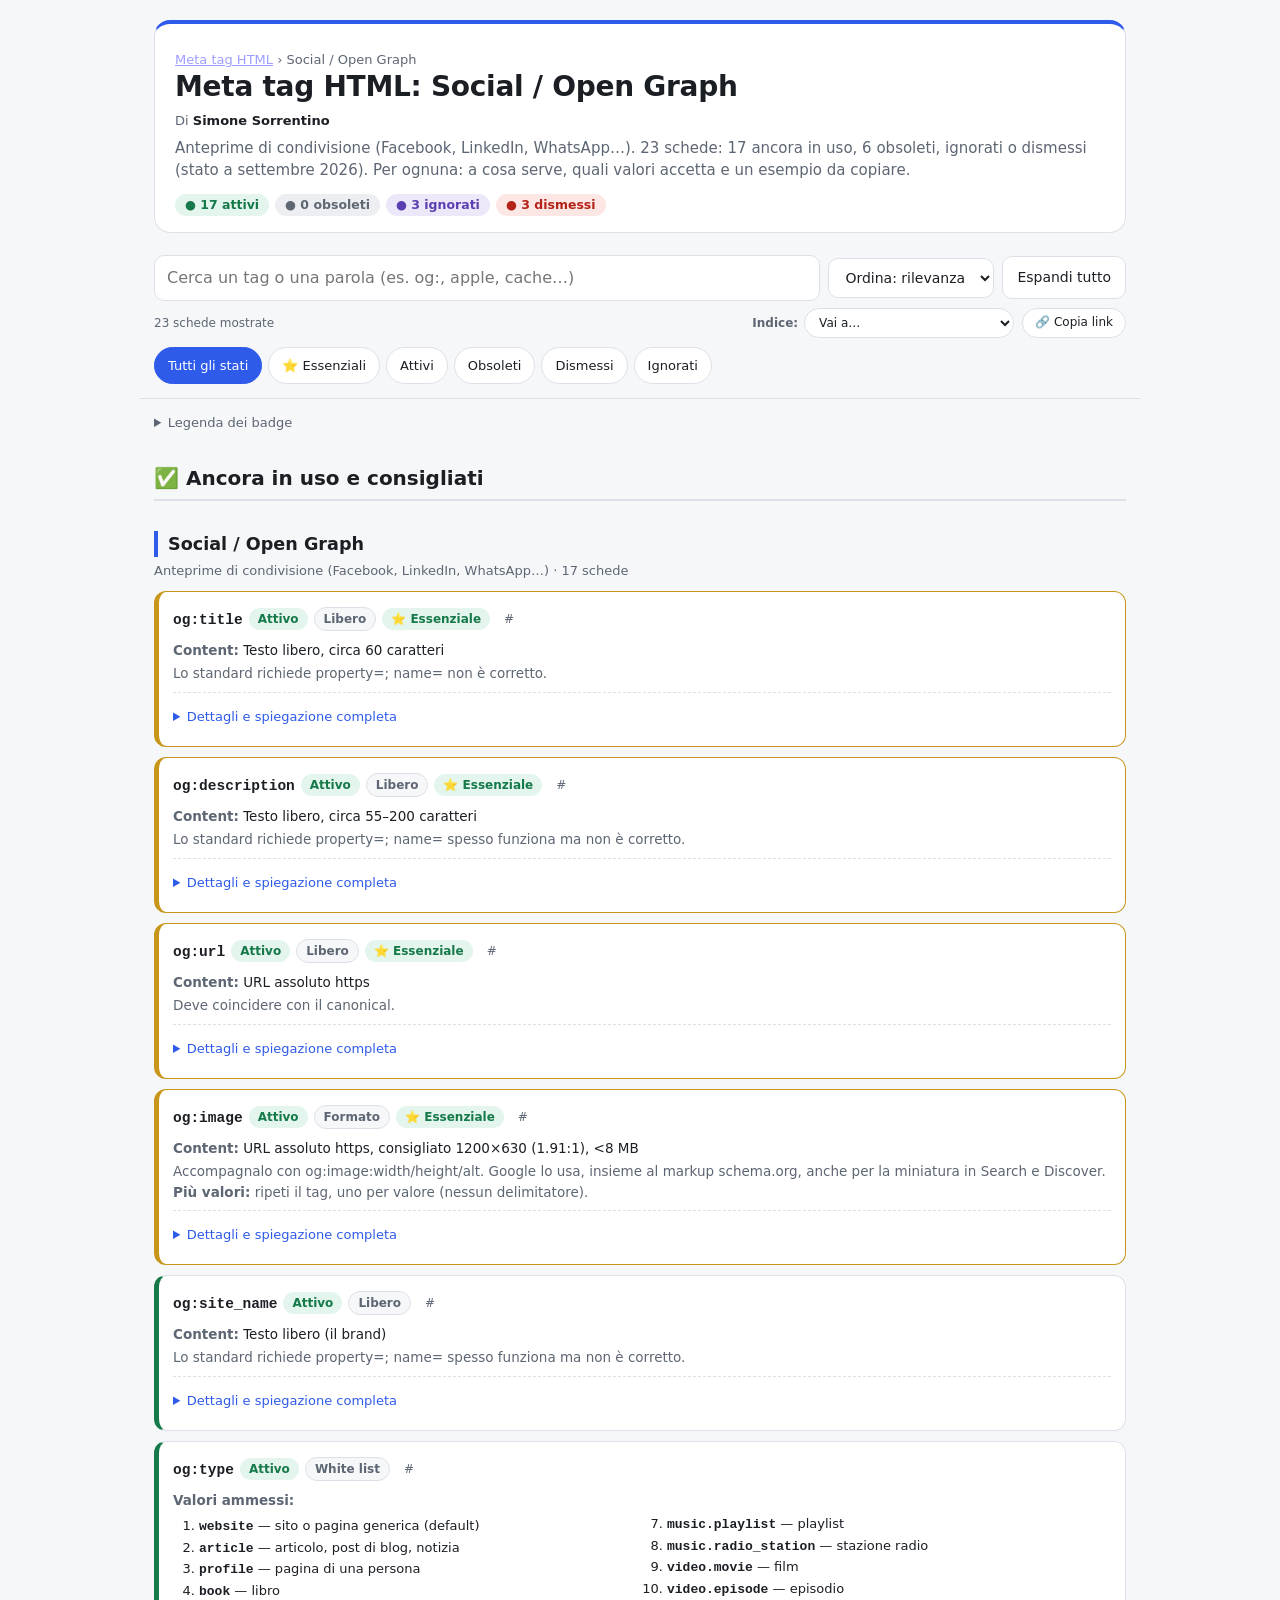
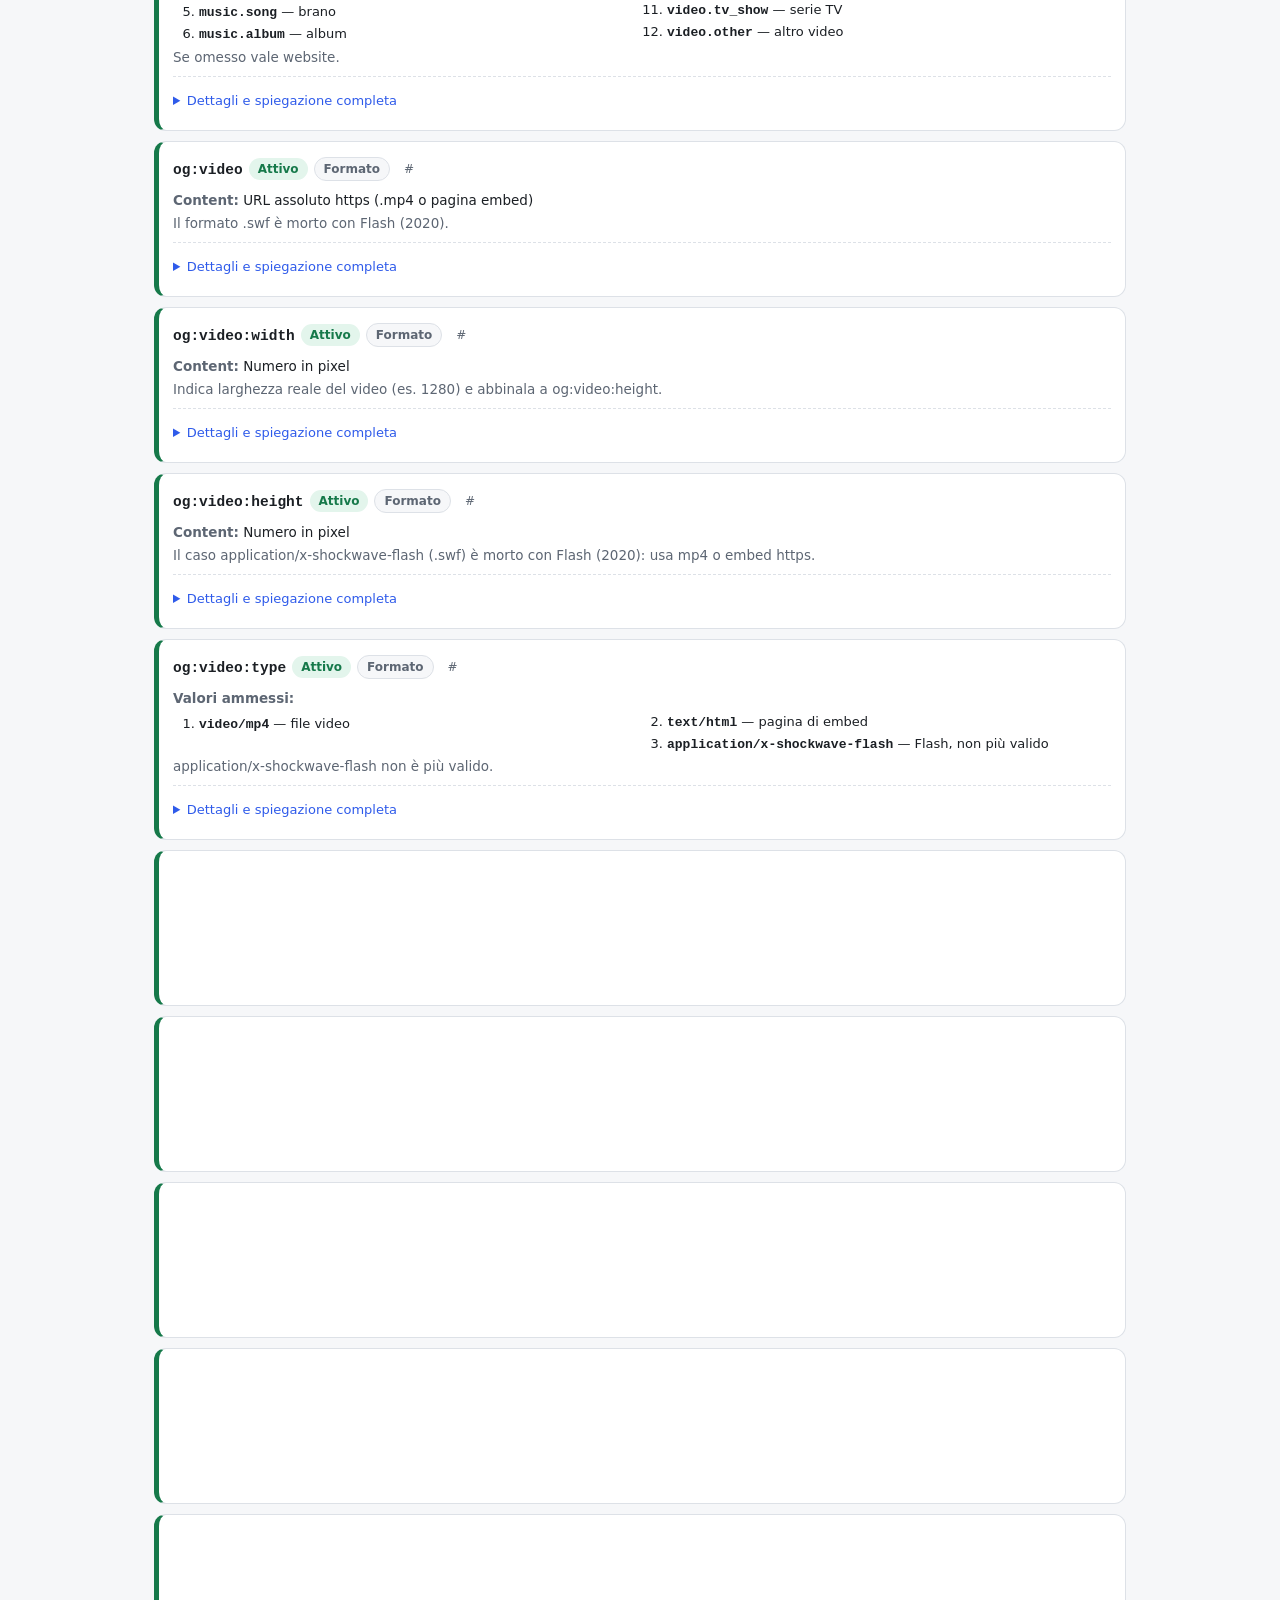
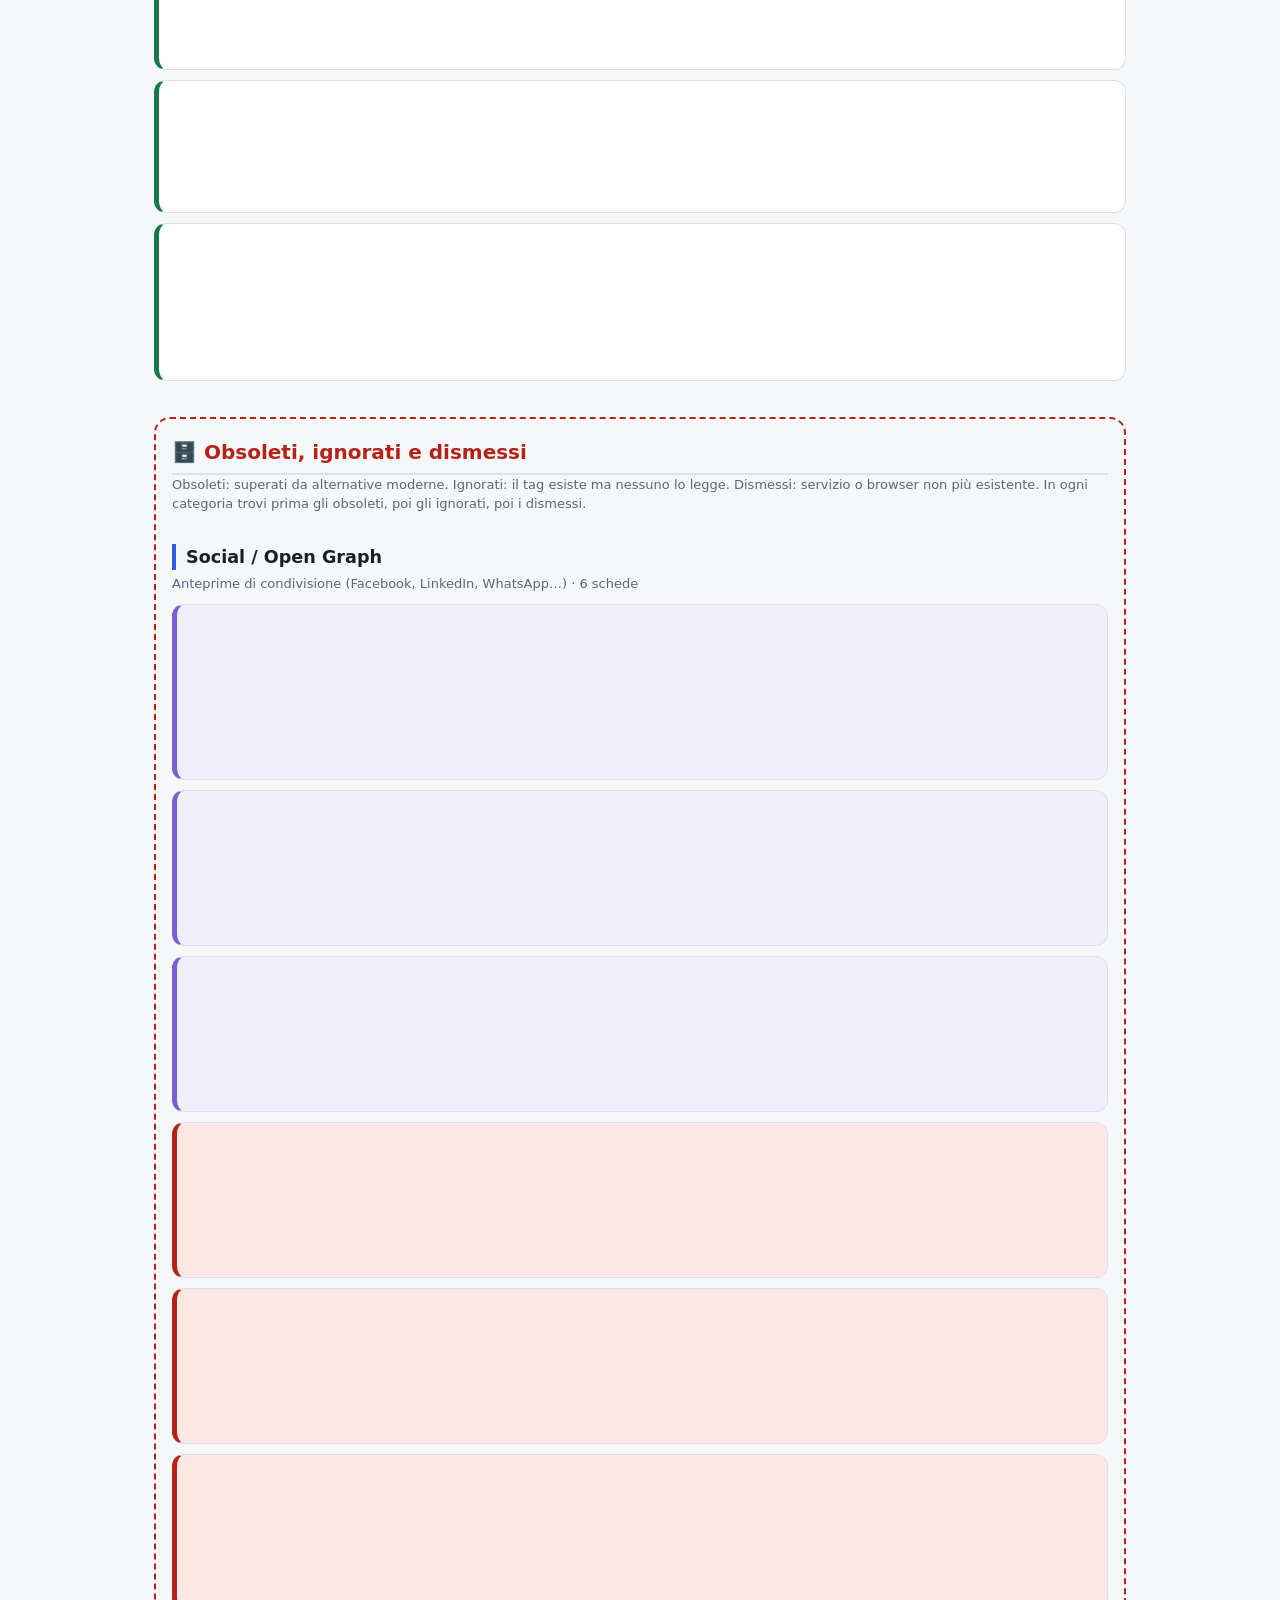
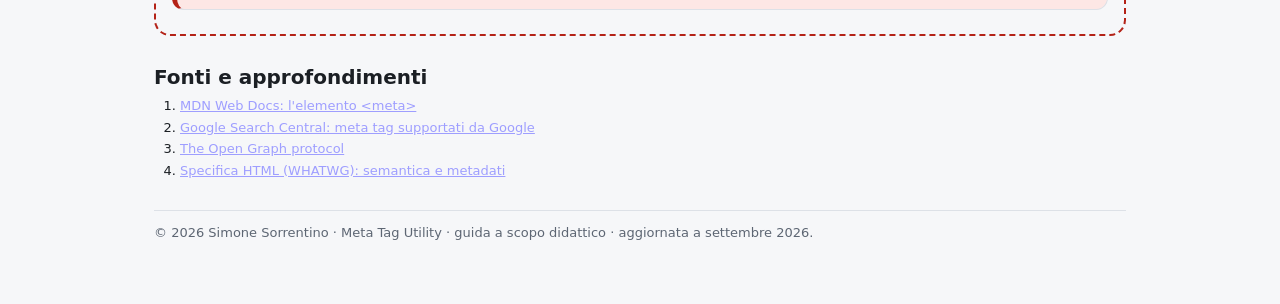
<file: meta-tag-social-open-graph.html>
<!DOCTYPE html>
<html lang="it">
<head>
<meta charset="UTF-8">
<meta name="viewport" content="width=device-width, initial-scale=1, viewport-fit=cover">
<title>Social / Open Graph: meta tag HTML (guida 2026)</title>
<meta name="description" content="23 schede sui tag della categoria «Social / Open Graph»: 17 ancora in uso e 6 obsoleti, ignorati o dismessi. Valori ammessi, esempi da copiare e consigli (aggiornato a settembre 2026).">
<meta name="author" content="Simone Sorrentino">
<meta name="robots" content="index, follow, max-snippet:-1, max-image-preview:large, max-video-preview:-1">
<link rel="canonical" href="https://mappeconcettuali.altervista.org/meta-tag-social-open-graph.html">
<link rel="icon" href="data:image/svg+xml,%3Csvg xmlns='http://www.w3.org/2000/svg' viewBox='0 0 100 100'%3E%3Ctext y='.9em' font-size='90'%3E🏷️%3C/text%3E%3C/svg%3E">
<meta name="color-scheme" content="light dark">
<meta name="theme-color" content="#f6f7f9" media="(prefers-color-scheme: light)">
<meta name="theme-color" content="#13161a" media="(prefers-color-scheme: dark)">
<meta property="og:type" content="article">
<meta property="og:site_name" content="Meta Tag Utility">
<meta property="og:locale" content="it_IT">
<meta property="og:title" content="Social / Open Graph: meta tag HTML (guida 2026)">
<meta property="og:description" content="23 schede sui tag della categoria «Social / Open Graph»: 17 ancora in uso e 6 obsoleti, ignorati o dismessi. Valori ammessi, esempi da copiare e consigli (aggiornato a settembre 2026).">
<meta property="og:url" content="https://mappeconcettuali.altervista.org/meta-tag-social-open-graph.html">
<meta property="og:image" content="https://mappeconcettuali.altervista.org/og-meta-tag-utility.png">
<meta property="og:image:type" content="image/png">
<meta property="og:image:width" content="1200">
<meta property="og:image:height" content="630">
<meta property="og:image:alt" content="Meta tag HTML: guida ai tag utili, obsoleti e ignorati">
<meta property="article:published_time" content="2026-10-01">
<meta property="article:modified_time" content="2026-10-01">
<meta property="article:author" content="Simone Sorrentino">
<meta name="twitter:card" content="summary_large_image">
<meta name="twitter:title" content="Social / Open Graph: meta tag HTML (guida 2026)">
<meta name="twitter:description" content="23 schede sui tag della categoria «Social / Open Graph»: 17 ancora in uso e 6 obsoleti, ignorati o dismessi. Valori ammessi, esempi da copiare e consigli (aggiornato a settembre 2026).">
<meta name="twitter:image" content="https://mappeconcettuali.altervista.org/og-meta-tag-utility.png">
<meta name="twitter:image:alt" content="Meta tag HTML: guida ai tag utili, obsoleti e ignorati">
<script type="application/ld+json">[{"@context":"https://schema.org","@type":"TechArticle","headline":"Meta tag HTML: Social / Open Graph","description":"23 schede sui tag della categoria «Social / Open Graph»: 17 ancora in uso e 6 obsoleti, ignorati o dismessi. Valori ammessi, esempi da copiare e consigli (aggiornato a settembre 2026).","inLanguage":"it","url":"https://mappeconcettuali.altervista.org/meta-tag-social-open-graph.html","mainEntityOfPage":"https://mappeconcettuali.altervista.org/meta-tag-social-open-graph.html","image":"https://mappeconcettuali.altervista.org/og-meta-tag-utility.png","datePublished":"2026-10-01","dateModified":"2026-10-01","isAccessibleForFree":true,"keywords":"meta tag, HTML, SEO, Open Graph, robots, canonical, viewport","about":{"@type":"Thing","name":"Meta tag HTML"},"author":{"@type":"Person","name":"Simone Sorrentino","url":"https://mappeconcettuali.altervista.org/"},"publisher":{"@type":"Organization","name":"Meta Tag Utility","url":"https://mappeconcettuali.altervista.org/"},"copyrightHolder":{"@type":"Person","name":"Simone Sorrentino"},"copyrightYear":2026,"isPartOf":{"@type":"WebPage","url":"https://mappeconcettuali.altervista.org/meta-tag.html","name":"Meta tag HTML: quali usare e quali evitare"}},{"@context":"https://schema.org","@type":"BreadcrumbList","itemListElement":[{"@type":"ListItem","position":1,"name":"Meta tag HTML","item":"https://mappeconcettuali.altervista.org/meta-tag.html"},{"@type":"ListItem","position":2,"name":"Social / Open Graph","item":"https://mappeconcettuali.altervista.org/meta-tag-social-open-graph.html"}]}]</script>
<script>document.documentElement.classList.add("js")</script>
<link rel="stylesheet" href="resource/meta-tag.css?v=20261001e">
<noscript><style>.bar,.fl,.cp,.up{display:none}header .sub{display:block!important}.stats button{pointer-events:none}</style></noscript>
</head>
<body>
<a class="skip" href="#out">Vai ai contenuti</a>
<div class="w">
<header>
<p class="by"><a href="meta-tag.html">Meta tag HTML</a> › Social / Open Graph</p>
<h1>Meta tag HTML: Social / Open Graph</h1>
<p class="by">Di <strong>Simone Sorrentino</strong></p>
<p class="sub" id="sub">Anteprime di condivisione (Facebook, LinkedIn, WhatsApp…). 23 schede: 17 ancora in uso, 6 obsoleti, ignorati o dismessi (stato a settembre 2026). Per ognuna: a cosa serve, quali valori accetta e un esempio da copiare.</p>
<button type="button" id="sm" class="sm" aria-expanded="false" aria-controls="sub" hidden>Leggi tutto</button>
<div class="stats" role="group" aria-label="Filtra per stato"><button type="button" class="b s-ok" data-st="ok" aria-pressed="false">● 17 attivi</button><button type="button" class="b s-old" data-st="old" aria-pressed="false">● 0 obsoleti</button><button type="button" class="b s-ign" data-st="ign" aria-pressed="false">● 3 ignorati</button><button type="button" class="b s-dead" data-st="dead" aria-pressed="false">● 3 dismessi</button></div>
</header>
<main>
<nav class="toc" aria-label="Indice delle categorie"><details><summary>Tutte le categorie</summary>
<p class="tg">Tutte le categorie</p><ul><li><a href="meta-tag-documento-e-rendering.html">Documento e rendering<span class="ct">24</span></a></li><li><a href="meta-tag-motori-di-ricerca.html">Motori di ricerca<span class="ct">27</span></a></li><li><a href="meta-tag-social-open-graph.html" aria-current="page">Social / Open Graph<span class="ct">23</span></a></li><li><a href="meta-tag-open-graph-extra.html">Open Graph: tipi di oggetto e proprietà extra<span class="ct">40</span></a></li><li><a href="meta-tag-twitter-x-cards.html">X / Twitter Cards<span class="ct">8</span></a></li><li><a href="meta-tag-browser-e-pwa.html">Browser e PWA<span class="ct">6</span></a></li><li><a href="meta-tag-apple-ios.html">Apple / iOS<span class="ct">6</span></a></li><li><a href="meta-tag-http-equiv-cache-sicurezza.html">http-equiv, cache e sicurezza<span class="ct">16</span></a></li><li><a href="meta-tag-verifica-proprieta-sito.html">Verifica proprietà sito<span class="ct">12</span></a></li><li><a href="meta-tag-custom-e-framework.html">Custom e framework<span class="ct">7</span></a></li><li><a href="meta-tag-link-tag.html">Link tag (&lt;link&gt;)<span class="ct">45</span></a></li><li><a href="meta-tag-geo-e-contatti.html">Geo e contatti<span class="ct">14</span></a></li><li><a href="meta-tag-microsoft-internet-explorer.html">Microsoft / Internet Explorer<span class="ct">14</span></a></li></ul></details></nav>
<div class="list">
<div id="bs" aria-hidden="true"></div>
<div class="bar" role="search"><div class="tb"><div class="sb"><label class="vh" for="q">Cerca un tag o una parola</label><input id="q" type="search" autocomplete="off" placeholder="Cerca in questa categoria"></div><label class="vh" for="ord">Ordina per</label><select id="ord" title="Ordina per"><option value="rel">Ordina: rilevanza</option><option value="az">Ordina: A–Z</option><option value="orig">Ordina: originale</option></select><button type="button" id="ex" class="tbb" aria-pressed="false">Espandi tutto</button></div><div class="cap cr"><span id="cnt" aria-live="polite"></span><label class="gl" for="go">Indice:</label><select id="go" title="Indice: vai a una categoria"></select><button type="button" id="sh" class="lk" title="Copia il link di questa vista filtrata" aria-label="Copia il link di questa vista">🔗<span class="dm"> Copia link</span></button><button type="button" id="rs" class="lk" aria-label="Azzera filtri" hidden>✕<span class="dm"> Azzera filtri</span></button></div><details class="fd" id="fd" open><summary>Filtra per categoria e stato<span class="bdg" id="fb" hidden></span></summary>
<div class="fl"><div class="chips" id="cc" role="group" aria-label="Filtra per categoria"></div><div class="chips" id="sc" role="group" aria-label="Filtra per stato"></div></div></details></div>
<details class="leg-d"><summary>Legenda dei badge</summary><div class="leg">
<span><span class="b s-ok">● Attivo</span> usato e supportato</span>
<span><span class="b s-old">● Obsoleto</span> superato da alternative moderne</span><span><span class="b s-ign">● Ignorato</span> esiste ma nessuno lo legge</span>
<span><span class="b s-dead">● Dismesso</span> servizio/browser non più esistente (nome barrato)</span>
<span><span class="b t">Libero</span> valore a scelta</span><span><span class="b t">White list</span> solo valori ammessi</span><span><span class="b t">Formato</span> sintassi fissa</span>
</div></details>
<div id="out">
<section class="grp" id="attivi"><h2 class="st">✅ Ancora in uso e consigliati</h2><section class='cs' id='attivi-social'><h3>Social / Open Graph</h3><p class='d'>Anteprime di condivisione (Facebook, LinkedIn, WhatsApp…) · <span class='cn'>17 schede</span></p><article class='c ok ess' id='og-title' data-cat='social' data-st='ok' data-ess='1'><div class='h'><h4><code>og:title</code></h4><span class='b s-ok'>Attivo</span><span class='b t'>Libero</span><span class='b s-ok'>⭐ Essenziale</span><a class='pl' href='#og-title' aria-label='Link diretto a og:title'>#</a></div><div class='v'><b>Content:</b> Testo libero, circa 60 caratteri</div><div class='n'>Lo standard richiede property=; name= non è corretto.</div><details><summary>Dettagli e spiegazione completa</summary><p class='lb'>In parole semplici</p><div class='wd'>Il titolo che appare nel riquadro quando incolli il link in WhatsApp, LinkedIn o Facebook.</div><p class='lb'>A cosa serve</p><div>Titolo mostrato nell'anteprima di condivisione.</div><p class='lb'>Chi lo legge</p><div>I bot di social e chat (Facebook, LinkedIn, WhatsApp, Slack…)</div><p class='lb'>Com'è fatto</p><div>attributo <b>property</b> = nome della proprietà social (il valore è fisso) · attributo <b>content</b> = il dato che scegli tu</div><p class='lb'>Contenuti possibili / ammessi</p><div>Testo libero, circa 60 caratteri</div><p class='lb'>È personalizzabile?</p><div>Sì: il valore è libero. Scrivi tu testo, URL o ID, nel formato descritto qui sopra.</div><p class='lb'>Se lo usi o lo ometti</p><div>Se lo ometti: la pagina funziona lo stesso, ma perdi la funzione descritta qui sopra o il browser usa i valori predefiniti.</div><p class='lb'>Note e consigli</p><div>Lo standard richiede property=; name= non è corretto.</div><p class='lb'>Esempio</p><div class='cb'><button type='button' class='cp'>Copia esempio</button><pre>&lt;meta property="og:title" content="<mark>Meta Tag Utility</mark>"&gt;</pre></div><div class='cap'>Evidenziato: la parte che puoi personalizzare.</div></details></article><article class='c ok ess' id='og-description' data-cat='social' data-st='ok' data-ess='1'><div class='h'><h4><code>og:description</code></h4><span class='b s-ok'>Attivo</span><span class='b t'>Libero</span><span class='b s-ok'>⭐ Essenziale</span><a class='pl' href='#og-description' aria-label='Link diretto a og:description'>#</a></div><div class='v'><b>Content:</b> Testo libero, circa 55–200 caratteri</div><div class='n'>Lo standard richiede property=; name= spesso funziona ma non è corretto.</div><details><summary>Dettagli e spiegazione completa</summary><p class='lb'>In parole semplici</p><div class='wd'>Il testo sotto il titolo nel riquadro di anteprima.</div><p class='lb'>A cosa serve</p><div>Descrizione mostrata nell'anteprima.</div><p class='lb'>Chi lo legge</p><div>I bot di social e chat (Facebook, LinkedIn, WhatsApp, Slack…)</div><p class='lb'>Com'è fatto</p><div>attributo <b>property</b> = nome della proprietà social (il valore è fisso) · attributo <b>content</b> = il dato che scegli tu</div><p class='lb'>Contenuti possibili / ammessi</p><div>Testo libero, circa 55–200 caratteri</div><p class='lb'>È personalizzabile?</p><div>Sì: il valore è libero. Scrivi tu testo, URL o ID, nel formato descritto qui sopra.</div><p class='lb'>Se lo usi o lo ometti</p><div>Se lo ometti: la pagina funziona lo stesso, ma perdi la funzione descritta qui sopra o il browser usa i valori predefiniti.</div><p class='lb'>Note e consigli</p><div>Lo standard richiede property=; name= spesso funziona ma non è corretto.</div><p class='lb'>Esempio</p><div class='cb'><button type='button' class='cp'>Copia esempio</button><pre>&lt;meta property="og:description" content="<mark>Guida ai meta tag HTML</mark>"&gt;</pre></div><div class='cap'>Evidenziato: la parte che puoi personalizzare.</div></details></article><article class='c ok ess' id='og-url' data-cat='social' data-st='ok' data-ess='1'><div class='h'><h4><code>og:url</code></h4><span class='b s-ok'>Attivo</span><span class='b t'>Libero</span><span class='b s-ok'>⭐ Essenziale</span><a class='pl' href='#og-url' aria-label='Link diretto a og:url'>#</a></div><div class='v'><b>Content:</b> URL assoluto https</div><div class='n'>Deve coincidere con il canonical.</div><details><summary>Dettagli e spiegazione completa</summary><p class='lb'>In parole semplici</p><div class='wd'>L'indirizzo 'ufficiale' della pagina: tutte le condivisioni contano per lo stesso link.</div><p class='lb'>A cosa serve</p><div>URL canonico della pagina condivisa, su cui si raccolgono le condivisioni.</div><p class='lb'>Chi lo legge</p><div>I bot di social e chat (Facebook, LinkedIn, WhatsApp, Slack…)</div><p class='lb'>Com'è fatto</p><div>attributo <b>property</b> = nome della proprietà social (il valore è fisso) · attributo <b>content</b> = il dato che scegli tu</div><p class='lb'>Contenuti possibili / ammessi</p><div>URL assoluto https</div><p class='lb'>È personalizzabile?</p><div>Sì: il valore è libero. Scrivi tu testo, URL o ID, nel formato descritto qui sopra.</div><p class='lb'>Se lo usi o lo ometti</p><div>Se lo ometti: la pagina funziona lo stesso, ma perdi la funzione descritta qui sopra o il browser usa i valori predefiniti.</div><p class='lb'>Note e consigli</p><div>Deve coincidere con il canonical.</div><p class='lb'>Esempio</p><div class='cb'><button type='button' class='cp'>Copia esempio</button><pre>&lt;meta property="og:url" content="<mark>https://esempio.it/meta</mark>"&gt;</pre></div><div class='cap'>Evidenziato: la parte che puoi personalizzare.</div></details></article><article class='c ok' id='og-site-name' data-cat='social' data-st='ok' data-ess='0'><div class='h'><h4><code>og:site_name</code></h4><span class='b s-ok'>Attivo</span><span class='b t'>Libero</span><a class='pl' href='#og-site-name' aria-label='Link diretto a og:site_name'>#</a></div><div class='v'><b>Content:</b> Testo libero (il brand)</div><div class='n'>Lo standard richiede property=; name= spesso funziona ma non è corretto.</div><details><summary>Dettagli e spiegazione completa</summary><p class='lb'>In parole semplici</p><div class='wd'>Il nome del brand, mostrato nell'anteprima accanto al titolo.</div><p class='lb'>A cosa serve</p><div>Nome del sito che contiene la pagina.</div><p class='lb'>Chi lo legge</p><div>I bot di social e chat (Facebook, LinkedIn, WhatsApp, Slack…)</div><p class='lb'>Com'è fatto</p><div>attributo <b>property</b> = nome della proprietà social (il valore è fisso) · attributo <b>content</b> = il dato che scegli tu</div><p class='lb'>Contenuti possibili / ammessi</p><div>Testo libero (il brand)</div><p class='lb'>È personalizzabile?</p><div>Sì: il valore è libero. Scrivi tu testo, URL o ID, nel formato descritto qui sopra.</div><p class='lb'>Se lo usi o lo ometti</p><div>Se lo ometti: la pagina funziona lo stesso, ma perdi la funzione descritta qui sopra o il browser usa i valori predefiniti.</div><p class='lb'>Note e consigli</p><div>Lo standard richiede property=; name= spesso funziona ma non è corretto.</div><p class='lb'>Esempio</p><div class='cb'><button type='button' class='cp'>Copia esempio</button><pre>&lt;meta property="og:site_name" content="<mark>Esempio</mark>"&gt;</pre></div><div class='cap'>Evidenziato: la parte che puoi personalizzare.</div></details></article><article class='c ok' id='og-type' data-cat='social' data-st='ok' data-ess='0'><div class='h'><h4><code>og:type</code></h4><span class='b s-ok'>Attivo</span><span class='b t'>White list</span><a class='pl' href='#og-type' aria-label='Link diretto a og:type'>#</a></div><div class='v'><b>Valori ammessi:</b><ol class='vl'><li><code>website</code> — sito o pagina generica (default)</li><li><code>article</code> — articolo, post di blog, notizia</li><li><code>profile</code> — pagina di una persona</li><li><code>book</code> — libro</li><li><code>music.song</code> — brano</li><li><code>music.album</code> — album</li><li><code>music.playlist</code> — playlist</li><li><code>music.radio_station</code> — stazione radio</li><li><code>video.movie</code> — film</li><li><code>video.episode</code> — episodio</li><li><code>video.tv_show</code> — serie TV</li><li><code>video.other</code> — altro video</li></ol></div><div class='n'>Se omesso vale website.</div><details><summary>Dettagli e spiegazione completa</summary><p class='lb'>In parole semplici</p><div class='wd'>Dice ai social se condividi un articolo, un video, un profilo…</div><p class='lb'>A cosa serve</p><div>Dichiara la natura del contenuto condiviso, per scegliere il formato dell'anteprima.</div><p class='lb'>Chi lo legge</p><div>I bot di social e chat (Facebook, LinkedIn, WhatsApp, Slack…)</div><p class='lb'>Com'è fatto</p><div>attributo <b>property</b> = nome della proprietà social (il valore è fisso) · attributo <b>content</b> = il dato che scegli tu</div><p class='lb'>Valori ammessi</p><div><ol class='vl'><li><code>website</code> — sito o pagina generica (default)</li><li><code>article</code> — articolo, post di blog, notizia</li><li><code>profile</code> — pagina di una persona</li><li><code>book</code> — libro</li><li><code>music.song</code> — brano</li><li><code>music.album</code> — album</li><li><code>music.playlist</code> — playlist</li><li><code>music.radio_station</code> — stazione radio</li><li><code>video.movie</code> — film</li><li><code>video.episode</code> — episodio</li><li><code>video.tv_show</code> — serie TV</li><li><code>video.other</code> — altro video</li></ol></div><p class='lb'>È personalizzabile?</p><div>No: si possono usare solo i valori ammessi (white list) elencati sopra. Altri valori vengono ignorati.</div><p class='lb'>Se lo usi o lo ometti</p><div>Se lo ometti: la pagina funziona lo stesso, ma perdi la funzione descritta qui sopra o il browser usa i valori predefiniti.</div><p class='lb'>Note e consigli</p><div>Se omesso vale website.</div><p class='lb'>Esempio</p><div class='cb'><button type='button' class='cp'>Copia esempio</button><pre>&lt;meta property="og:type" content="<mark>article</mark>"&gt;</pre></div><div class='cap'>Evidenziato: la parte che puoi personalizzare.</div></details></article><article class='c ok ess' id='og-image' data-cat='social' data-st='ok' data-ess='1'><div class='h'><h4><code>og:image</code></h4><span class='b s-ok'>Attivo</span><span class='b t'>Formato</span><span class='b s-ok'>⭐ Essenziale</span><a class='pl' href='#og-image' aria-label='Link diretto a og:image'>#</a></div><div class='v'><b>Content:</b> URL assoluto https, consigliato 1200×630 (1.91:1), &lt;8 MB</div><div class='n'>Accompagnalo con og:image:width/height/alt. Google lo usa, insieme al markup schema.org, anche per la miniatura in Search e Discover. <b>Più valori:</b> ripeti il tag, uno per valore (nessun delimitatore).</div><details><summary>Dettagli e spiegazione completa</summary><p class='lb'>In parole semplici</p><div class='wd'>La copertina del riquadro di anteprima: spesso decide se la gente clicca.</div><p class='lb'>A cosa serve</p><div>Immagine mostrata nell'anteprima quando la pagina viene condivisa.</div><p class='lb'>Chi lo legge</p><div>I bot di social e chat (Facebook, LinkedIn, WhatsApp, Slack…)</div><p class='lb'>Com'è fatto</p><div>attributo <b>property</b> = nome della proprietà social (il valore è fisso) · attributo <b>content</b> = il dato che scegli tu</div><p class='lb'>Contenuti possibili / ammessi</p><div>URL assoluto https, consigliato 1200×630 (1.91:1), &lt;8 MB</div><p class='lb'>Più valori e delimitatore</p><div>Per più immagini <b>ripeti il tag</b> <code>og:image</code>, uno per immagine: nessun delimitatore. Le proprietà collegate (<code>og:image:width</code>, <code>og:image:height</code>, <code>og:image:alt</code>) vanno subito dopo l'immagine a cui si riferiscono.</div><p class='lb'>È personalizzabile?</p><div>In parte: la sintassi è fissa, ma il dato (URL, ID, dimensioni, nome) è il tuo.</div><p class='lb'>Se lo usi o lo ometti</p><div>Se lo ometti: la pagina funziona lo stesso, ma perdi la funzione descritta qui sopra o il browser usa i valori predefiniti.</div><p class='lb'>Note e consigli</p><div>Accompagnalo con og:image:width/height/alt. Dal 2 marzo 2026 la documentazione di Google conferma che og:image e il markup schema.org (<code>primaryImageOfPage</code>, oppure <code>image</code> collegato a <code>mainEntity</code> o <code>mainEntityOfPage</code>) sono fonti usate per scegliere la miniatura in Search e Discover: usa lo stesso URL in entrambi. Evita loghi generici e immagini con testo. La scelta finale resta automatica.</div><p class='lb'>Esempio</p><div class='cb'><button type='button' class='cp'>Copia esempio</button><pre>&lt;meta property="og:image" content="<mark>https://esempio.it/cover.jpg</mark>"&gt;</pre></div><div class='cap'>Evidenziato: la parte che puoi personalizzare.</div></details></article><article class='c ok' id='og-video' data-cat='social' data-st='ok' data-ess='0'><div class='h'><h4><code>og:video</code></h4><span class='b s-ok'>Attivo</span><span class='b t'>Formato</span><a class='pl' href='#og-video' aria-label='Link diretto a og:video'>#</a></div><div class='v'><b>Content:</b> URL assoluto https (.mp4 o pagina embed)</div><div class='n'>Il formato .swf è morto con Flash (2020).</div><details><summary>Dettagli e spiegazione completa</summary><p class='lb'>In parole semplici</p><div class='wd'>La 'carta d'identità' della pagina quando viene condivisa o catalogata online.</div><p class='lb'>A cosa serve</p><div>URL del video da riprodurre nell'anteprima.</div><p class='lb'>Chi lo legge</p><div>I bot di social e chat (Facebook, LinkedIn, WhatsApp, Slack…)</div><p class='lb'>Com'è fatto</p><div>attributo <b>property</b> = nome della proprietà social (il valore è fisso) · attributo <b>content</b> = il dato che scegli tu</div><p class='lb'>Contenuti possibili / ammessi</p><div>URL assoluto https (.mp4 o pagina embed)</div><p class='lb'>È personalizzabile?</p><div>In parte: la sintassi è fissa, ma il dato (URL, ID, dimensioni, nome) è il tuo.</div><p class='lb'>Se lo usi o lo ometti</p><div>Se lo ometti: la pagina funziona lo stesso, ma perdi la funzione descritta qui sopra o il browser usa i valori predefiniti.</div><p class='lb'>Note e consigli</p><div>Il formato .swf è morto con Flash (2020). Diverse piattaforme social (Facebook, LinkedIn, Twitter/X, ecc.) hanno deprecato o non supportano più questo tag per le anteprime video.</div><p class='lb'>Esempio</p><div class='cb'><button type='button' class='cp'>Copia esempio</button><pre>&lt;meta property="og:video" content="<mark>https://esempio.it/video.mp4</mark>"&gt;</pre></div><div class='cap'>Evidenziato: la parte che puoi personalizzare.</div></details></article><article class='c ok' id='og-video-width' data-cat='social' data-st='ok' data-ess='0'><div class='h'><h4><code>og:video:width</code></h4><span class='b s-ok'>Attivo</span><span class='b t'>Formato</span><a class='pl' href='#og-video-width' aria-label='Link diretto a og:video:width'>#</a></div><div class='v'><b>Content:</b> Numero in pixel</div><div class='n'>Indica larghezza reale del video (es. 1280) e abbinala a og:video:height.</div><details><summary>Dettagli e spiegazione completa</summary><p class='lb'>In parole semplici</p><div class='wd'>La 'carta d'identità' della pagina quando viene condivisa o catalogata online.</div><p class='lb'>A cosa serve</p><div>Larghezza del video.</div><p class='lb'>Chi lo legge</p><div>I bot di social e chat (Facebook, LinkedIn, WhatsApp, Slack…)</div><p class='lb'>Com'è fatto</p><div>attributo <b>property</b> = nome della proprietà social (il valore è fisso) · attributo <b>content</b> = il dato che scegli tu</div><p class='lb'>Contenuti possibili / ammessi</p><div>Numero in pixel</div><p class='lb'>È personalizzabile?</p><div>In parte: la sintassi è fissa, ma il dato (URL, ID, dimensioni, nome) è il tuo.</div><p class='lb'>Se lo usi o lo ometti</p><div>Se lo ometti: la pagina funziona lo stesso, ma perdi la funzione descritta qui sopra o il browser usa i valori predefiniti.</div><p class='lb'>Note e consigli</p><div>Indica larghezza reale del video (es. 1280) e abbinala a og:video:height.</div><p class='lb'>Esempio</p><div class='cb'><button type='button' class='cp'>Copia esempio</button><pre>&lt;meta property="og:video:width" content="<mark>1280</mark>"&gt;</pre></div><div class='cap'>Evidenziato: la parte che puoi personalizzare.</div></details></article><article class='c ok' id='og-video-height' data-cat='social' data-st='ok' data-ess='0'><div class='h'><h4><code>og:video:height</code></h4><span class='b s-ok'>Attivo</span><span class='b t'>Formato</span><a class='pl' href='#og-video-height' aria-label='Link diretto a og:video:height'>#</a></div><div class='v'><b>Content:</b> Numero in pixel</div><div class='n'>Il caso application/x-shockwave-flash (.swf) è morto con Flash (2020): usa mp4 o embed https.</div><details><summary>Dettagli e spiegazione completa</summary><p class='lb'>In parole semplici</p><div class='wd'>La 'carta d'identità' della pagina quando viene condivisa o catalogata online.</div><p class='lb'>A cosa serve</p><div>Altezza del video.</div><p class='lb'>Chi lo legge</p><div>I bot di social e chat (Facebook, LinkedIn, WhatsApp, Slack…)</div><p class='lb'>Com'è fatto</p><div>attributo <b>property</b> = nome della proprietà social (il valore è fisso) · attributo <b>content</b> = il dato che scegli tu</div><p class='lb'>Contenuti possibili / ammessi</p><div>Numero in pixel</div><p class='lb'>È personalizzabile?</p><div>In parte: la sintassi è fissa, ma il dato (URL, ID, dimensioni, nome) è il tuo.</div><p class='lb'>Se lo usi o lo ometti</p><div>Se lo ometti: la pagina funziona lo stesso, ma perdi la funzione descritta qui sopra o il browser usa i valori predefiniti.</div><p class='lb'>Note e consigli</p><div>Il caso application/x-shockwave-flash (.swf) è morto con Flash (2020): usa mp4 o embed https.</div><p class='lb'>Esempio</p><div class='cb'><button type='button' class='cp'>Copia esempio</button><pre>&lt;meta property="og:video:height" content="<mark>720</mark>"&gt;</pre></div><div class='cap'>Evidenziato: la parte che puoi personalizzare.</div></details></article><article class='c ok' id='og-video-type' data-cat='social' data-st='ok' data-ess='0'><div class='h'><h4><code>og:video:type</code></h4><span class='b s-ok'>Attivo</span><span class='b t'>Formato</span><a class='pl' href='#og-video-type' aria-label='Link diretto a og:video:type'>#</a></div><div class='v'><b>Valori ammessi:</b><ol class='vl'><li><code>video/mp4</code> — file video</li><li><code>text/html</code> — pagina di embed</li><li><code>application/x-shockwave-flash</code> — Flash, non più valido</li></ol></div><div class='n'>application/x-shockwave-flash non è più valido.</div><details><summary>Dettagli e spiegazione completa</summary><p class='lb'>In parole semplici</p><div class='wd'>La 'carta d'identità' della pagina quando viene condivisa o catalogata online.</div><p class='lb'>A cosa serve</p><div>Tipo MIME del video.</div><p class='lb'>Chi lo legge</p><div>I bot di social e chat (Facebook, LinkedIn, WhatsApp, Slack…)</div><p class='lb'>Com'è fatto</p><div>attributo <b>property</b> = nome della proprietà social (il valore è fisso) · attributo <b>content</b> = il dato che scegli tu</div><p class='lb'>Valori ammessi</p><div><ol class='vl'><li><code>video/mp4</code> — file video</li><li><code>text/html</code> — pagina di embed</li><li><code>application/x-shockwave-flash</code> — Flash, non più valido</li></ol></div><p class='lb'>È personalizzabile?</p><div>In parte: la sintassi è fissa, ma il dato (URL, ID, dimensioni, nome) è il tuo.</div><p class='lb'>Se lo usi o lo ometti</p><div>Se lo ometti: la pagina funziona lo stesso, ma perdi la funzione descritta qui sopra o il browser usa i valori predefiniti.</div><p class='lb'>Note e consigli</p><div>application/x-shockwave-flash non è più valido.</div><p class='lb'>Esempio</p><div class='cb'><button type='button' class='cp'>Copia esempio</button><pre>&lt;meta property="og:video:type" content="<mark>video/mp4</mark>"&gt;</pre></div><div class='cap'>Evidenziato: la parte che puoi personalizzare.</div></details></article><article class='c ok' id='og-audio' data-cat='social' data-st='ok' data-ess='0'><div class='h'><h4><code>og:audio</code></h4><span class='b s-ok'>Attivo</span><span class='b t'>Formato</span><a class='pl' href='#og-audio' aria-label='Link diretto a og:audio'>#</a></div><div class='v'><b>Content:</b> URL assoluto (mp3)</div><div class='n'>Supporto reale limitato alle piattaforme musicali. Il type corretto è audio/mpeg (application/mp3 è improprio).</div><details><summary>Dettagli e spiegazione completa</summary><p class='lb'>In parole semplici</p><div class='wd'>La 'carta d'identità' della pagina quando viene condivisa o catalogata online.</div><p class='lb'>A cosa serve</p><div>URL del file audio.</div><p class='lb'>Chi lo legge</p><div>I bot di social e chat (Facebook, LinkedIn, WhatsApp, Slack…)</div><p class='lb'>Com'è fatto</p><div>attributo <b>property</b> = nome della proprietà social (il valore è fisso) · attributo <b>content</b> = il dato che scegli tu</div><p class='lb'>Contenuti possibili / ammessi</p><div>URL assoluto (mp3)</div><p class='lb'>È personalizzabile?</p><div>In parte: la sintassi è fissa, ma il dato (URL, ID, dimensioni, nome) è il tuo.</div><p class='lb'>Se lo usi o lo ometti</p><div>Se lo ometti: la pagina funziona lo stesso, ma perdi la funzione descritta qui sopra o il browser usa i valori predefiniti.</div><p class='lb'>Note e consigli</p><div>Supporto reale limitato alle piattaforme musicali. Il type corretto è audio/mpeg (application/mp3 è improprio). Diverse piattaforme social hanno deprecato o non supportano più questo tag per le anteprime audio.</div><p class='lb'>Esempio</p><div class='cb'><button type='button' class='cp'>Copia esempio</button><pre>&lt;meta property="og:audio" content="<mark>https://esempio.it/brano.mp3</mark>"&gt;</pre></div><div class='cap'>Evidenziato: la parte che puoi personalizzare.</div></details></article><article class='c ok' id='og-audio-title' data-cat='social' data-st='ok' data-ess='0'><div class='h'><h4><code>og:audio:title</code></h4><span class='b s-ok'>Attivo</span><span class='b t'>Formato</span><a class='pl' href='#og-audio-title' aria-label='Link diretto a og:audio:title'>#</a></div><div class='v'><b>Content:</b> Testo libero</div><div class='n'>Supporto reale limitato alle piattaforme musicali. Il type corretto è audio/mpeg (application/mp3 è improprio).</div><details><summary>Dettagli e spiegazione completa</summary><p class='lb'>In parole semplici</p><div class='wd'>La 'carta d'identità' della pagina quando viene condivisa o catalogata online.</div><p class='lb'>A cosa serve</p><div>Titolo del brano.</div><p class='lb'>Chi lo legge</p><div>I bot di social e chat (Facebook, LinkedIn, WhatsApp, Slack…)</div><p class='lb'>Com'è fatto</p><div>attributo <b>property</b> = nome della proprietà social (il valore è fisso) · attributo <b>content</b> = il dato che scegli tu</div><p class='lb'>Contenuti possibili / ammessi</p><div>Testo libero</div><p class='lb'>È personalizzabile?</p><div>In parte: la sintassi è fissa, ma il dato (URL, ID, dimensioni, nome) è il tuo.</div><p class='lb'>Se lo usi o lo ometti</p><div>Se lo ometti: la pagina funziona lo stesso, ma perdi la funzione descritta qui sopra o il browser usa i valori predefiniti.</div><p class='lb'>Note e consigli</p><div>Supporto reale limitato alle piattaforme musicali. Il type corretto è audio/mpeg (application/mp3 è improprio).</div><p class='lb'>Esempio</p><div class='cb'><button type='button' class='cp'>Copia esempio</button><pre>&lt;meta property="og:audio:title" content="<mark>Titolo brano</mark>"&gt;</pre></div><div class='cap'>Evidenziato: la parte che puoi personalizzare.</div></details></article><article class='c ok' id='og-audio-artist' data-cat='social' data-st='ok' data-ess='0'><div class='h'><h4><code>og:audio:artist</code></h4><span class='b s-ok'>Attivo</span><span class='b t'>Formato</span><a class='pl' href='#og-audio-artist' aria-label='Link diretto a og:audio:artist'>#</a></div><div class='v'><b>Content:</b> Testo libero</div><div class='n'>Supporto reale limitato alle piattaforme musicali. Il type corretto è audio/mpeg (application/mp3 è improprio).</div><details><summary>Dettagli e spiegazione completa</summary><p class='lb'>In parole semplici</p><div class='wd'>La 'carta d'identità' della pagina quando viene condivisa o catalogata online.</div><p class='lb'>A cosa serve</p><div>Artista del brano.</div><p class='lb'>Chi lo legge</p><div>I bot di social e chat (Facebook, LinkedIn, WhatsApp, Slack…)</div><p class='lb'>Com'è fatto</p><div>attributo <b>property</b> = nome della proprietà social (il valore è fisso) · attributo <b>content</b> = il dato che scegli tu</div><p class='lb'>Contenuti possibili / ammessi</p><div>Testo libero</div><p class='lb'>È personalizzabile?</p><div>In parte: la sintassi è fissa, ma il dato (URL, ID, dimensioni, nome) è il tuo.</div><p class='lb'>Se lo usi o lo ometti</p><div>Se lo ometti: la pagina funziona lo stesso, ma perdi la funzione descritta qui sopra o il browser usa i valori predefiniti.</div><p class='lb'>Note e consigli</p><div>Supporto reale limitato alle piattaforme musicali. Il type corretto è audio/mpeg (application/mp3 è improprio).</div><p class='lb'>Esempio</p><div class='cb'><button type='button' class='cp'>Copia esempio</button><pre>&lt;meta property="og:audio:artist" content="<mark>Nome artista</mark>"&gt;</pre></div><div class='cap'>Evidenziato: la parte che puoi personalizzare.</div></details></article><article class='c ok' id='og-audio-album' data-cat='social' data-st='ok' data-ess='0'><div class='h'><h4><code>og:audio:album</code></h4><span class='b s-ok'>Attivo</span><span class='b t'>Formato</span><a class='pl' href='#og-audio-album' aria-label='Link diretto a og:audio:album'>#</a></div><div class='v'><b>Content:</b> Testo libero</div><div class='n'>Supporto reale limitato alle piattaforme musicali. Il type corretto è audio/mpeg (application/mp3 è improprio).</div><details><summary>Dettagli e spiegazione completa</summary><p class='lb'>In parole semplici</p><div class='wd'>La 'carta d'identità' della pagina quando viene condivisa o catalogata online.</div><p class='lb'>A cosa serve</p><div>Album di appartenenza.</div><p class='lb'>Chi lo legge</p><div>I bot di social e chat (Facebook, LinkedIn, WhatsApp, Slack…)</div><p class='lb'>Com'è fatto</p><div>attributo <b>property</b> = nome della proprietà social (il valore è fisso) · attributo <b>content</b> = il dato che scegli tu</div><p class='lb'>Contenuti possibili / ammessi</p><div>Testo libero</div><p class='lb'>È personalizzabile?</p><div>In parte: la sintassi è fissa, ma il dato (URL, ID, dimensioni, nome) è il tuo.</div><p class='lb'>Se lo usi o lo ometti</p><div>Se lo ometti: la pagina funziona lo stesso, ma perdi la funzione descritta qui sopra o il browser usa i valori predefiniti.</div><p class='lb'>Note e consigli</p><div>Supporto reale limitato alle piattaforme musicali. Il type corretto è audio/mpeg (application/mp3 è improprio).</div><p class='lb'>Esempio</p><div class='cb'><button type='button' class='cp'>Copia esempio</button><pre>&lt;meta property="og:audio:album" content="<mark>Nome album</mark>"&gt;</pre></div><div class='cap'>Evidenziato: la parte che puoi personalizzare.</div></details></article><article class='c ok' id='og-audio-type' data-cat='social' data-st='ok' data-ess='0'><div class='h'><h4><code>og:audio:type</code></h4><span class='b s-ok'>Attivo</span><span class='b t'>Formato</span><a class='pl' href='#og-audio-type' aria-label='Link diretto a og:audio:type'>#</a></div><div class='v'><b>Content:</b> audio/mpeg</div><div class='n'>application/mp3 è improprio: il tipo corretto è audio/mpeg.</div><details><summary>Dettagli e spiegazione completa</summary><p class='lb'>In parole semplici</p><div class='wd'>La 'carta d'identità' della pagina quando viene condivisa o catalogata online.</div><p class='lb'>A cosa serve</p><div>Tipo MIME del file audio.</div><p class='lb'>Chi lo legge</p><div>I bot di social e chat (Facebook, LinkedIn, WhatsApp, Slack…)</div><p class='lb'>Com'è fatto</p><div>attributo <b>property</b> = nome della proprietà social (il valore è fisso) · attributo <b>content</b> = il dato che scegli tu</div><p class='lb'>Contenuti possibili / ammessi</p><div>audio/mpeg</div><p class='lb'>È personalizzabile?</p><div>In parte: la sintassi è fissa, ma il dato (URL, ID, dimensioni, nome) è il tuo.</div><p class='lb'>Se lo usi o lo ometti</p><div>Se lo ometti: la pagina funziona lo stesso, ma perdi la funzione descritta qui sopra o il browser usa i valori predefiniti.</div><p class='lb'>Note e consigli</p><div>application/mp3 è improprio: il tipo corretto è audio/mpeg.</div><p class='lb'>Esempio</p><div class='cb'><button type='button' class='cp'>Copia esempio</button><pre>&lt;meta property="og:audio:type" content="<mark>audio/mpeg</mark>"&gt;</pre></div><div class='cap'>Evidenziato: la parte che puoi personalizzare.</div></details></article><article class='c ok' id='fediverse-creator' data-cat='social' data-st='ok' data-ess='0'><div class='h'><h4><code>fediverse:creator</code></h4><span class='b s-ok'>Attivo</span><span class='b t'>Formato</span><a class='pl' href='#fediverse-creator' aria-label='Link diretto a fediverse:creator'>#</a></div><div class='v'><b>Content:</b> @utente@istanza.tld</div><div class='n'></div><details><summary>Dettagli e spiegazione completa</summary><p class='lb'>In parole semplici</p><div class='wd'>La 'carta d'identità' della pagina quando viene condivisa o catalogata online.</div><p class='lb'>A cosa serve</p><div>Attribuisce la pagina a un account Mastodon/Fediverse.</div><p class='lb'>Chi lo legge</p><div>I bot di social e chat (Facebook, LinkedIn, WhatsApp, Slack…)</div><p class='lb'>Com'è fatto</p><div>attributo <b>name</b> = quale informazione stai dando (il valore è fisso, es. description) · attributo <b>content</b> = il dato che scegli tu</div><p class='lb'>Contenuti possibili / ammessi</p><div>@utente@istanza.tld</div><p class='lb'>È personalizzabile?</p><div>In parte: la sintassi è fissa, ma il dato (URL, ID, dimensioni, nome) è il tuo.</div><p class='lb'>Se lo usi o lo ometti</p><div>Se lo ometti: la pagina funziona lo stesso, ma perdi la funzione descritta qui sopra o il browser usa i valori predefiniti.</div><p class='lb'>Note e consigli</p><div></div><p class='lb'>Esempio</p><div class='cb'><button type='button' class='cp'>Copia esempio</button><pre>&lt;meta name="fediverse:creator" content="<mark>@utente@mastodon.social</mark>"&gt;</pre></div><div class='cap'>Evidenziato: la parte che puoi personalizzare.</div></details></article><article class='c ok' id='pinterest' data-cat='social' data-st='ok' data-ess='0'><div class='h'><h4><code>pinterest</code></h4><span class='b s-ok'>Attivo</span><span class='b t'>White list</span><a class='pl' href='#pinterest' aria-label='Link diretto a pinterest'>#</a></div><div class='v'><b>Valori ammessi:</b><ol class='vl'><li><code>nopin</code></li></ol></div><div class='n'></div><details><summary>Dettagli e spiegazione completa</summary><p class='lb'>In parole semplici</p><div class='wd'>La 'carta d'identità' della pagina quando viene condivisa o catalogata online.</div><p class='lb'>A cosa serve</p><div>Impedisce il pulsante Salva di Pinterest sulle immagini.</div><p class='lb'>Chi lo legge</p><div>I bot di social e chat (Facebook, LinkedIn, WhatsApp, Slack…)</div><p class='lb'>Com'è fatto</p><div>attributo <b>name</b> = quale informazione stai dando (il valore è fisso, es. description) · attributo <b>content</b> = il dato che scegli tu</div><p class='lb'>Valori ammessi</p><div><ol class='vl'><li><code>nopin</code></li></ol></div><p class='lb'>È personalizzabile?</p><div>No: si possono usare solo i valori ammessi (white list) elencati sopra. Altri valori vengono ignorati.</div><p class='lb'>Se lo usi o lo ometti</p><div>Se lo ometti: la pagina funziona lo stesso, ma perdi la funzione descritta qui sopra o il browser usa i valori predefiniti.</div><p class='lb'>Note e consigli</p><div></div><p class='lb'>Esempio</p><div class='cb'><button type='button' class='cp'>Copia esempio</button><pre>&lt;meta name="pinterest" content="<mark>nopin</mark>"&gt;</pre></div><div class='cap'>Evidenziato: la parte che puoi personalizzare.</div></details></article></section></section>

<section class="grp box" id="archivio"><h2 class="st">🗄️ Obsoleti, ignorati e dismessi</h2><p class="d">Obsoleti: superati da alternative moderne. Ignorati: il tag esiste ma nessuno lo legge. Dismessi: servizio o browser non più esistente. In ogni categoria trovi prima gli obsoleti, poi gli ignorati, poi i dismessi.</p><section class='cs' id='archivio-social'><h3>Social / Open Graph</h3><p class='d'>Anteprime di condivisione (Facebook, LinkedIn, WhatsApp…) · <span class='cn'>6 schede</span></p><article class='c ign' id='fb-app-id' data-cat='social' data-st='ign' data-ess='0'><div class='h'><h4><code>fb:app_id</code></h4><span class='b s-ign'>Ignorato</span><span class='b t'>Libero</span><a class='pl' href='#fb-app-id' aria-label='Link diretto a fb:app_id'>#</a></div><div class='v'><b>Content:</b> ID numerico app Facebook</div><div class='n'>Serviva a Domain Insights, chiuso da Facebook dal 2016: oggi non ha funzioni pratiche. Il Sharing Debugger lo segnala come mancante, ma non è obbligatorio. Ha senso solo se usi SDK o plugin Facebook collegati alla tua app.</div><details><summary>Dettagli e spiegazione completa</summary><p class='lb'>In parole semplici</p><div class='wd'>Era la tessera che collegava il sito alla tua app Facebook per le statistiche: oggi non serve quasi più.</div><p class='lb'>A cosa serve</p><div>Serviva a collegare la pagina alla tua app Facebook per le statistiche di condivisione (Domain Insights, chiuso dal 2016). Oggi non ha funzioni pratiche.</div><p class='lb'>Chi lo legge</p><div>I bot di social e chat (Facebook, LinkedIn, WhatsApp, Slack…)</div><p class='lb'>Com'è fatto</p><div>attributo <b>property</b> = nome della proprietà social (il valore è fisso) · attributo <b>content</b> = il dato che scegli tu</div><p class='lb'>Contenuti possibili / ammessi</p><div>ID numerico app Facebook</div><p class='lb'>È personalizzabile?</p><div>Sì: il valore è libero. Scrivi tu testo, URL o ID, nel formato descritto qui sopra.</div><p class='lb'>Se lo usi o lo ometti</p><div>Se lo lasci: non succede nulla, perché nessuno lo legge. Se lo togli: nessuna differenza e il codice è più pulito.</div><p class='lb'>Note e consigli</p><div>Serviva a Domain Insights, chiuso da Facebook dal 2016: oggi non ha funzioni pratiche. Il Sharing Debugger lo segnala come mancante, ma non è obbligatorio. Ha senso solo se usi SDK o plugin Facebook collegati alla tua app.</div><p class='lb'>Esempio</p><div class='cb'><button type='button' class='cp'>Copia esempio</button><pre>&lt;!-- Inutile: nessun browser o motore lo legge --&gt;
&lt;meta property="fb:app_id" content="<mark>123456789012345</mark>"&gt;</pre></div><div class='cap'>Evidenziato: la parte che puoi personalizzare.</div></details></article><article class='c ign' id='fb-page-id' data-cat='social' data-st='ign' data-ess='0'><div class='h'><h4><code>fb:page_id</code></h4><span class='b s-ign'>Ignorato</span><span class='b t'>Libero</span><a class='pl' href='#fb-page-id' aria-label='Link diretto a fb:page_id'>#</a></div><div class='v'><b>Content:</b> ID numerico della Pagina</div><div class='n'>Legati alle statistiche Facebook ormai chiuse: nessuna funzione attuale.</div><details><summary>Dettagli e spiegazione completa</summary><p class='lb'>In parole semplici</p><div class='wd'>La 'carta d'identità' della pagina quando viene condivisa o catalogata online.</div><p class='lb'>A cosa serve</p><div>Collegava la pagina a una Pagina Facebook.</div><p class='lb'>Chi lo legge</p><div>I bot di social e chat (Facebook, LinkedIn, WhatsApp, Slack…)</div><p class='lb'>Com'è fatto</p><div>attributo <b>property</b> = nome della proprietà social (il valore è fisso) · attributo <b>content</b> = il dato che scegli tu</div><p class='lb'>Contenuti possibili / ammessi</p><div>ID numerico della Pagina</div><p class='lb'>È personalizzabile?</p><div>Sì: il valore è libero. Scrivi tu testo, URL o ID, nel formato descritto qui sopra.</div><p class='lb'>Se lo usi o lo ometti</p><div>Se lo lasci: non succede nulla, perché nessuno lo legge. Se lo togli: nessuna differenza e il codice è più pulito.</div><p class='lb'>Note e consigli</p><div>Legati alle statistiche Facebook ormai chiuse: nessuna funzione attuale.</div><p class='lb'>Esempio</p><div class='cb'><button type='button' class='cp'>Copia esempio</button><pre>&lt;!-- Inutile: nessun browser o motore lo legge --&gt;
&lt;meta property="fb:page_id" content="<mark>43929265776</mark>"&gt;</pre></div><div class='cap'>Evidenziato: la parte che puoi personalizzare.</div></details></article><article class='c ign' id='fb-admins' data-cat='social' data-st='ign' data-ess='0'><div class='h'><h4><code>fb:admins</code></h4><span class='b s-ign'>Ignorato</span><span class='b t'>Libero</span><a class='pl' href='#fb-admins' aria-label='Link diretto a fb:admins'>#</a></div><div class='v'><b>Content:</b> ID numerici separati da virgola</div><div class='n'>Deprecato a favore di fb:app_id. <b>Più valori:</b> sì, separati da virgola (<code>,</code>).</div><details><summary>Dettagli e spiegazione completa</summary><p class='lb'>In parole semplici</p><div class='wd'>La 'carta d'identità' della pagina quando viene condivisa o catalogata online.</div><p class='lb'>A cosa serve</p><div>Indicava gli utenti Facebook amministratori della pagina.</div><p class='lb'>Chi lo legge</p><div>I bot di social e chat (Facebook, LinkedIn, WhatsApp, Slack…)</div><p class='lb'>Com'è fatto</p><div>attributo <b>property</b> = nome della proprietà social (il valore è fisso) · attributo <b>content</b> = il dato che scegli tu</div><p class='lb'>Contenuti possibili / ammessi</p><div>ID numerici separati da virgola</div><p class='lb'>Più valori e delimitatore</p><div><b>Delimitatore: virgola</b> (<code>,</code>) tra gli ID numerici: <code>987654321, 123456789</code>.</div><p class='lb'>È personalizzabile?</p><div>Sì: il valore è libero. Scrivi tu testo, URL o ID, nel formato descritto qui sopra.</div><p class='lb'>Se lo usi o lo ometti</p><div>Se lo lasci: non succede nulla, perché nessuno lo legge. Se lo togli: nessuna differenza e il codice è più pulito.</div><p class='lb'>Note e consigli</p><div>Deprecato a favore di fb:app_id.</div><p class='lb'>Esempio</p><div class='cb'><button type='button' class='cp'>Copia esempio</button><pre>&lt;!-- Inutile: nessun browser o motore lo legge --&gt;
&lt;meta property="fb:admins" content="<mark>987654321</mark>"&gt;</pre></div><div class='cap'>Evidenziato: la parte che puoi personalizzare.</div></details></article><article class='c dead' id='og-points' data-cat='social' data-st='dead' data-ess='0'><div class='h'><h4><code>og:points</code></h4><span class='b s-dead'>Dismesso</span><span class='b t'>Libero</span><a class='pl' href='#og-points' aria-label='Link diretto a og:points'>#</a></div><div class='v'><b>Content:</b> numero</div><div class='n'>Open Graph Achievements dei giochi Facebook: API rimossa.</div><details><summary>Dettagli e spiegazione completa</summary><p class='lb'>In parole semplici</p><div class='wd'>La 'carta d'identità' della pagina quando viene condivisa o catalogata online.</div><p class='lb'>A cosa serve</p><div>Assegnava punti a un 'obiettivo' nei giochi Facebook. La funzione non esiste più.</div><p class='lb'>Chi lo legge</p><div>I bot di social e chat (Facebook, LinkedIn, WhatsApp, Slack…)</div><p class='lb'>Com'è fatto</p><div>attributo <b>property</b> = nome della proprietà social (il valore è fisso) · attributo <b>content</b> = il dato che scegli tu</div><p class='lb'>Contenuti possibili / ammessi</p><div>numero</div><p class='lb'>È personalizzabile?</p><div>Sì: il valore è libero. Scrivi tu testo, URL o ID, nel formato descritto qui sopra.</div><p class='lb'>Se lo usi o lo ometti</p><div>Se lo lasci: non serve a nulla, appesantisce solo il codice. Puoi toglierlo senza conseguenze.</div><p class='lb'>Note e consigli</p><div>Open Graph Achievements dei giochi Facebook: API rimossa.</div><p class='lb'>Esempio</p><div class='cb'><button type='button' class='cp'>Copia esempio</button><pre>&lt;!-- NON USARE: servizio/browser dismesso --&gt;
&lt;meta property="og:points" content="<mark>10</mark>"&gt;</pre></div><div class='cap'>Evidenziato: la parte che puoi personalizzare.</div></details></article><article class='c dead' id='tweetmeme-title' data-cat='social' data-st='dead' data-ess='0'><div class='h'><h4><code>tweetmeme-title</code></h4><span class='b s-dead'>Dismesso</span><span class='b t'>Libero</span><a class='pl' href='#tweetmeme-title' aria-label='Link diretto a tweetmeme-title'>#</a></div><div class='v'><b>Content:</b> titolo</div><div class='n'>TweetMeme (2008-2011) non esiste più.</div><details><summary>Dettagli e spiegazione completa</summary><p class='lb'>In parole semplici</p><div class='wd'>La 'carta d'identità' della pagina quando viene condivisa o catalogata online.</div><p class='lb'>A cosa serve</p><div>Indicava a TweetMeme il titolo da usare nel pulsante 'retweet'. Il servizio è chiuso.</div><p class='lb'>Chi lo legge</p><div>I bot di social e chat (Facebook, LinkedIn, WhatsApp, Slack…)</div><p class='lb'>Com'è fatto</p><div>attributo <b>name</b> = quale informazione stai dando (il valore è fisso, es. description) · attributo <b>content</b> = il dato che scegli tu</div><p class='lb'>Contenuti possibili / ammessi</p><div>titolo</div><p class='lb'>È personalizzabile?</p><div>Sì: il valore è libero. Scrivi tu testo, URL o ID, nel formato descritto qui sopra.</div><p class='lb'>Se lo usi o lo ometti</p><div>Se lo lasci: non serve a nulla, appesantisce solo il codice. Puoi toglierlo senza conseguenze.</div><p class='lb'>Note e consigli</p><div>TweetMeme (2008-2011) non esiste più.</div><p class='lb'>Esempio</p><div class='cb'><button type='button' class='cp'>Copia esempio</button><pre>&lt;!-- NON USARE: servizio/browser dismesso --&gt;
&lt;meta name="tweetmeme-title" content="<mark>Titolo dell'articolo</mark>"&gt;</pre></div><div class='cap'>Evidenziato: la parte che puoi personalizzare.</div></details></article><article class='c dead' id='blogcatalog' data-cat='social' data-st='dead' data-ess='0'><div class='h'><h4><code>blogcatalog</code></h4><span class='b s-dead'>Dismesso</span><span class='b t'>–</span><a class='pl' href='#blogcatalog' aria-label='Link diretto a blogcatalog'>#</a></div><div class='v'><b>Content:</b> senza content</div><div class='n'>Directory BlogCatalog: servizio non più rilevante.</div><details><summary>Dettagli e spiegazione completa</summary><p class='lb'>In parole semplici</p><div class='wd'>La 'carta d'identità' della pagina quando viene condivisa o catalogata online.</div><p class='lb'>A cosa serve</p><div>Marcatore per l'iscrizione alla directory BlogCatalog, non più rilevante.</div><p class='lb'>Chi lo legge</p><div>I bot di social e chat (Facebook, LinkedIn, WhatsApp, Slack…)</div><p class='lb'>Com'è fatto</p><div>attributo <b>name</b> = quale informazione stai dando (il valore è fisso, es. description) · attributo <b>content</b> = il dato che scegli tu</div><p class='lb'>Contenuti possibili / ammessi</p><div>senza content</div><p class='lb'>È personalizzabile?</p><div>Non ha content: conta solo la presenza del tag.</div><p class='lb'>Se lo usi o lo ometti</p><div>Se lo lasci: non serve a nulla, appesantisce solo il codice. Puoi toglierlo senza conseguenze.</div><p class='lb'>Note e consigli</p><div>Directory BlogCatalog: servizio non più rilevante.</div><p class='lb'>Esempio</p><div class='cb'><button type='button' class='cp'>Copia esempio</button><pre>&lt;!-- NON USARE: servizio/browser dismesso --&gt;
&lt;meta name="blogcatalog"&gt;</pre></div><div class='cap'>Evidenziato: la parte che puoi personalizzare.</div></details></article></section></section>
</div>
<p class="e" id="none" hidden>Nessun risultato</p>
</div>
<nav class="toc" aria-label="Categoria precedente e successiva"><p class="tg">Continua a leggere</p><ul><li><a href="meta-tag-motori-di-ricerca.html">← Motori di ricerca</a></li><li><a href="meta-tag.html">Indice generale</a></li><li><a href="meta-tag-open-graph-extra.html">Open Graph: tipi di oggetto e proprietà extra →</a></li></ul></nav>
<section class="src"><h2 class="st">Fonti e approfondimenti</h2>
<ol class="vl">
<li><a href="https://developer.mozilla.org/en-US/docs/Web/HTML/Element/meta" rel="noopener" target="_blank">MDN Web Docs: l'elemento &lt;meta&gt;</a></li>
<li><a href="https://developers.google.com/search/docs/crawling-indexing/special-tags" rel="noopener" target="_blank">Google Search Central: meta tag supportati da Google</a></li>
<li><a href="https://ogp.me/" rel="noopener" target="_blank">The Open Graph protocol</a></li>
<li><a href="https://html.spec.whatwg.org/multipage/semantics.html" rel="noopener" target="_blank">Specifica HTML (WHATWG): semantica e metadati</a></li>
</ol></section>
</main>
<footer>© 2026 Simone Sorrentino · Meta Tag Utility · guida a scopo didattico · aggiornata a settembre 2026.</footer>
</div>
<button type="button" id="up" class="up" aria-label="Torna su" hidden>↑</button>
<div class="vh" id="live" role="status"></div>
<script src="resource/meta-tag.js" defer></script>
</body>
</html>
</file>
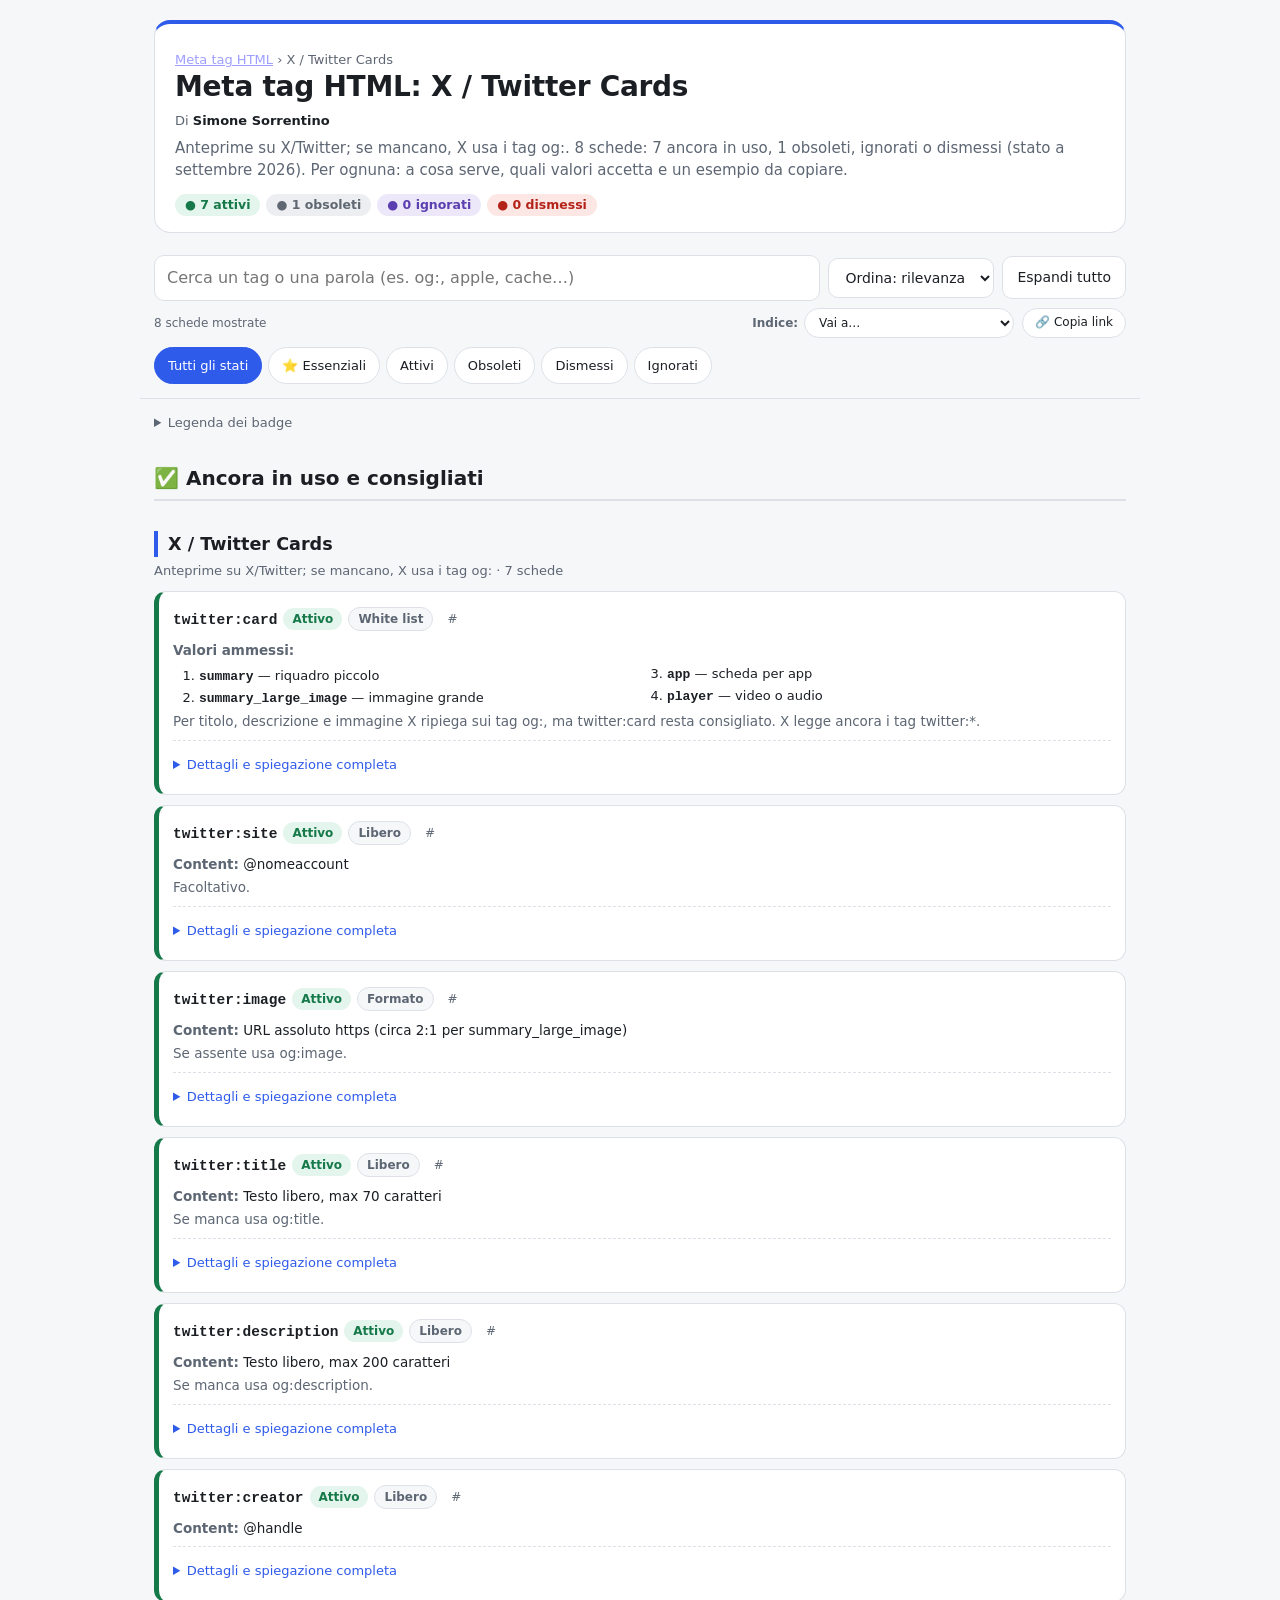
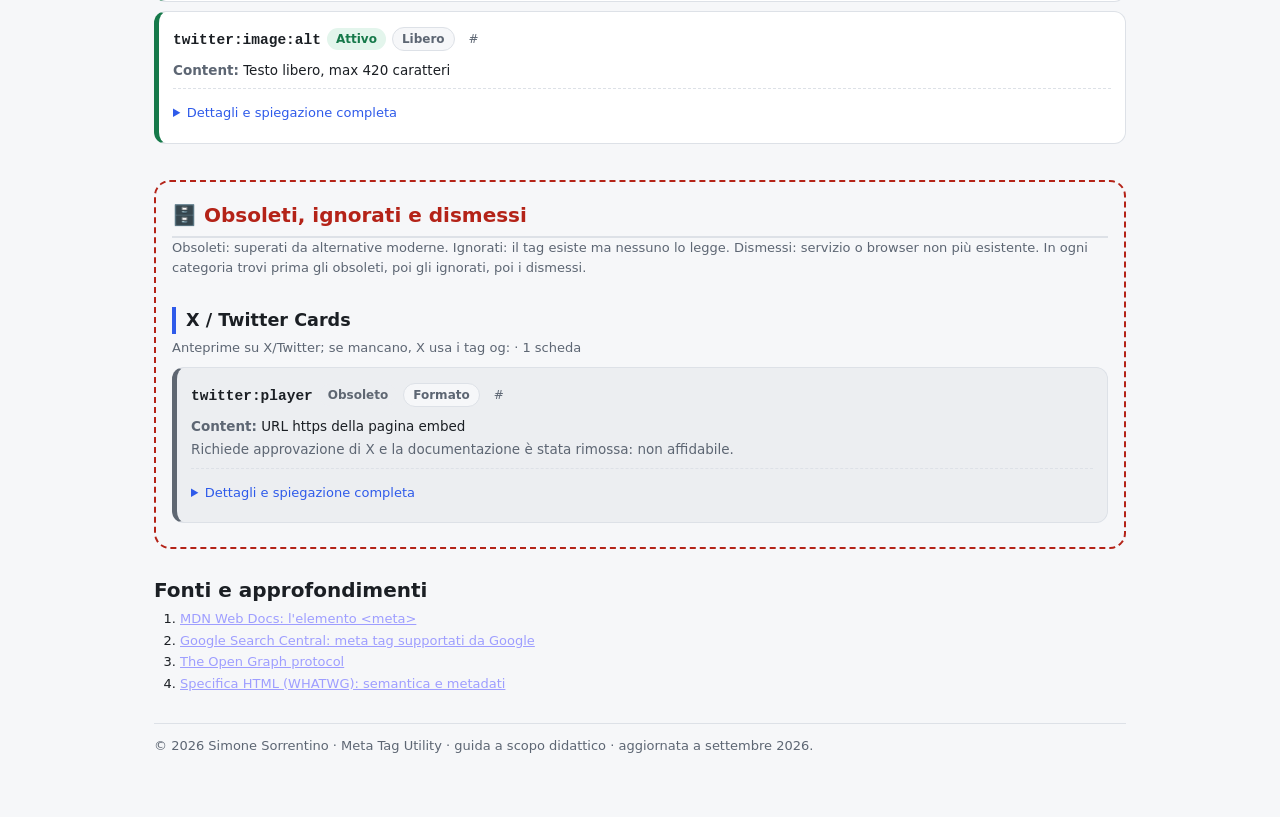
<file: meta-tag-twitter-x-cards.html>
<!DOCTYPE html>
<html lang="it">
<head>
<meta charset="UTF-8">
<meta name="viewport" content="width=device-width, initial-scale=1, viewport-fit=cover">
<title>X / Twitter Cards: meta tag HTML (guida 2026)</title>
<meta name="description" content="8 schede sui tag della categoria «X / Twitter Cards»: 7 ancora in uso e 1 obsoleti, ignorati o dismessi. Valori ammessi, esempi da copiare e consigli (aggiornato a settembre 2026).">
<meta name="author" content="Simone Sorrentino">
<meta name="robots" content="index, follow, max-snippet:-1, max-image-preview:large, max-video-preview:-1">
<link rel="canonical" href="https://mappeconcettuali.altervista.org/meta-tag-twitter-x-cards.html">
<link rel="icon" href="data:image/svg+xml,%3Csvg xmlns='http://www.w3.org/2000/svg' viewBox='0 0 100 100'%3E%3Ctext y='.9em' font-size='90'%3E🏷️%3C/text%3E%3C/svg%3E">
<meta name="color-scheme" content="light dark">
<meta name="theme-color" content="#f6f7f9" media="(prefers-color-scheme: light)">
<meta name="theme-color" content="#13161a" media="(prefers-color-scheme: dark)">
<meta property="og:type" content="article">
<meta property="og:site_name" content="Meta Tag Utility">
<meta property="og:locale" content="it_IT">
<meta property="og:title" content="X / Twitter Cards: meta tag HTML (guida 2026)">
<meta property="og:description" content="8 schede sui tag della categoria «X / Twitter Cards»: 7 ancora in uso e 1 obsoleti, ignorati o dismessi. Valori ammessi, esempi da copiare e consigli (aggiornato a settembre 2026).">
<meta property="og:url" content="https://mappeconcettuali.altervista.org/meta-tag-twitter-x-cards.html">
<meta property="og:image" content="https://mappeconcettuali.altervista.org/og-meta-tag-utility.png">
<meta property="og:image:type" content="image/png">
<meta property="og:image:width" content="1200">
<meta property="og:image:height" content="630">
<meta property="og:image:alt" content="Meta tag HTML: guida ai tag utili, obsoleti e ignorati">
<meta property="article:published_time" content="2026-10-01">
<meta property="article:modified_time" content="2026-10-01">
<meta property="article:author" content="Simone Sorrentino">
<meta name="twitter:card" content="summary_large_image">
<meta name="twitter:title" content="X / Twitter Cards: meta tag HTML (guida 2026)">
<meta name="twitter:description" content="8 schede sui tag della categoria «X / Twitter Cards»: 7 ancora in uso e 1 obsoleti, ignorati o dismessi. Valori ammessi, esempi da copiare e consigli (aggiornato a settembre 2026).">
<meta name="twitter:image" content="https://mappeconcettuali.altervista.org/og-meta-tag-utility.png">
<meta name="twitter:image:alt" content="Meta tag HTML: guida ai tag utili, obsoleti e ignorati">
<script type="application/ld+json">[{"@context":"https://schema.org","@type":"TechArticle","headline":"Meta tag HTML: X / Twitter Cards","description":"8 schede sui tag della categoria «X / Twitter Cards»: 7 ancora in uso e 1 obsoleti, ignorati o dismessi. Valori ammessi, esempi da copiare e consigli (aggiornato a settembre 2026).","inLanguage":"it","url":"https://mappeconcettuali.altervista.org/meta-tag-twitter-x-cards.html","mainEntityOfPage":"https://mappeconcettuali.altervista.org/meta-tag-twitter-x-cards.html","image":"https://mappeconcettuali.altervista.org/og-meta-tag-utility.png","datePublished":"2026-10-01","dateModified":"2026-10-01","isAccessibleForFree":true,"keywords":"meta tag, HTML, SEO, Open Graph, robots, canonical, viewport","about":{"@type":"Thing","name":"Meta tag HTML"},"author":{"@type":"Person","name":"Simone Sorrentino","url":"https://mappeconcettuali.altervista.org/"},"publisher":{"@type":"Organization","name":"Meta Tag Utility","url":"https://mappeconcettuali.altervista.org/"},"copyrightHolder":{"@type":"Person","name":"Simone Sorrentino"},"copyrightYear":2026,"isPartOf":{"@type":"WebPage","url":"https://mappeconcettuali.altervista.org/meta-tag.html","name":"Meta tag HTML: quali usare e quali evitare"}},{"@context":"https://schema.org","@type":"BreadcrumbList","itemListElement":[{"@type":"ListItem","position":1,"name":"Meta tag HTML","item":"https://mappeconcettuali.altervista.org/meta-tag.html"},{"@type":"ListItem","position":2,"name":"X / Twitter Cards","item":"https://mappeconcettuali.altervista.org/meta-tag-twitter-x-cards.html"}]}]</script>
<script>document.documentElement.classList.add("js")</script>
<link rel="stylesheet" href="resource/meta-tag.css?v=20261001e">
<noscript><style>.bar,.fl,.cp,.up{display:none}header .sub{display:block!important}.stats button{pointer-events:none}</style></noscript>
</head>
<body>
<a class="skip" href="#out">Vai ai contenuti</a>
<div class="w">
<header>
<p class="by"><a href="meta-tag.html">Meta tag HTML</a> › X / Twitter Cards</p>
<h1>Meta tag HTML: X / Twitter Cards</h1>
<p class="by">Di <strong>Simone Sorrentino</strong></p>
<p class="sub" id="sub">Anteprime su X/Twitter; se mancano, X usa i tag og:. 8 schede: 7 ancora in uso, 1 obsoleti, ignorati o dismessi (stato a settembre 2026). Per ognuna: a cosa serve, quali valori accetta e un esempio da copiare.</p>
<button type="button" id="sm" class="sm" aria-expanded="false" aria-controls="sub" hidden>Leggi tutto</button>
<div class="stats" role="group" aria-label="Filtra per stato"><button type="button" class="b s-ok" data-st="ok" aria-pressed="false">● 7 attivi</button><button type="button" class="b s-old" data-st="old" aria-pressed="false">● 1 obsoleti</button><button type="button" class="b s-ign" data-st="ign" aria-pressed="false">● 0 ignorati</button><button type="button" class="b s-dead" data-st="dead" aria-pressed="false">● 0 dismessi</button></div>
</header>
<main>
<nav class="toc" aria-label="Indice delle categorie"><details><summary>Tutte le categorie</summary>
<p class="tg">Tutte le categorie</p><ul><li><a href="meta-tag-documento-e-rendering.html">Documento e rendering<span class="ct">24</span></a></li><li><a href="meta-tag-motori-di-ricerca.html">Motori di ricerca<span class="ct">27</span></a></li><li><a href="meta-tag-social-open-graph.html">Social / Open Graph<span class="ct">23</span></a></li><li><a href="meta-tag-open-graph-extra.html">Open Graph: tipi di oggetto e proprietà extra<span class="ct">40</span></a></li><li><a href="meta-tag-twitter-x-cards.html" aria-current="page">X / Twitter Cards<span class="ct">8</span></a></li><li><a href="meta-tag-browser-e-pwa.html">Browser e PWA<span class="ct">6</span></a></li><li><a href="meta-tag-apple-ios.html">Apple / iOS<span class="ct">6</span></a></li><li><a href="meta-tag-http-equiv-cache-sicurezza.html">http-equiv, cache e sicurezza<span class="ct">16</span></a></li><li><a href="meta-tag-verifica-proprieta-sito.html">Verifica proprietà sito<span class="ct">12</span></a></li><li><a href="meta-tag-custom-e-framework.html">Custom e framework<span class="ct">7</span></a></li><li><a href="meta-tag-link-tag.html">Link tag (&lt;link&gt;)<span class="ct">45</span></a></li><li><a href="meta-tag-geo-e-contatti.html">Geo e contatti<span class="ct">14</span></a></li><li><a href="meta-tag-microsoft-internet-explorer.html">Microsoft / Internet Explorer<span class="ct">14</span></a></li></ul></details></nav>
<div class="list">
<div id="bs" aria-hidden="true"></div>
<div class="bar" role="search"><div class="tb"><div class="sb"><label class="vh" for="q">Cerca un tag o una parola</label><input id="q" type="search" autocomplete="off" placeholder="Cerca in questa categoria"></div><label class="vh" for="ord">Ordina per</label><select id="ord" title="Ordina per"><option value="rel">Ordina: rilevanza</option><option value="az">Ordina: A–Z</option><option value="orig">Ordina: originale</option></select><button type="button" id="ex" class="tbb" aria-pressed="false">Espandi tutto</button></div><div class="cap cr"><span id="cnt" aria-live="polite"></span><label class="gl" for="go">Indice:</label><select id="go" title="Indice: vai a una categoria"></select><button type="button" id="sh" class="lk" title="Copia il link di questa vista filtrata" aria-label="Copia il link di questa vista">🔗<span class="dm"> Copia link</span></button><button type="button" id="rs" class="lk" aria-label="Azzera filtri" hidden>✕<span class="dm"> Azzera filtri</span></button></div><details class="fd" id="fd" open><summary>Filtra per categoria e stato<span class="bdg" id="fb" hidden></span></summary>
<div class="fl"><div class="chips" id="cc" role="group" aria-label="Filtra per categoria"></div><div class="chips" id="sc" role="group" aria-label="Filtra per stato"></div></div></details></div>
<details class="leg-d"><summary>Legenda dei badge</summary><div class="leg">
<span><span class="b s-ok">● Attivo</span> usato e supportato</span>
<span><span class="b s-old">● Obsoleto</span> superato da alternative moderne</span><span><span class="b s-ign">● Ignorato</span> esiste ma nessuno lo legge</span>
<span><span class="b s-dead">● Dismesso</span> servizio/browser non più esistente (nome barrato)</span>
<span><span class="b t">Libero</span> valore a scelta</span><span><span class="b t">White list</span> solo valori ammessi</span><span><span class="b t">Formato</span> sintassi fissa</span>
</div></details>
<div id="out">
<section class="grp" id="attivi"><h2 class="st">✅ Ancora in uso e consigliati</h2><section class='cs' id='attivi-tw'><h3>X / Twitter Cards</h3><p class='d'>Anteprime su X/Twitter; se mancano, X usa i tag og: · <span class='cn'>7 schede</span></p><article class='c ok' id='twitter-card' data-cat='tw' data-st='ok' data-ess='0'><div class='h'><h4><code>twitter:card</code></h4><span class='b s-ok'>Attivo</span><span class='b t'>White list</span><a class='pl' href='#twitter-card' aria-label='Link diretto a twitter:card'>#</a></div><div class='v'><b>Valori ammessi:</b><ol class='vl'><li><code>summary</code> — riquadro piccolo</li><li><code>summary_large_image</code> — immagine grande</li><li><code>app</code> — scheda per app</li><li><code>player</code> — video o audio</li></ol></div><div class='n'>Per titolo, descrizione e immagine X ripiega sui tag og:, ma twitter:card resta consigliato. X legge ancora i tag twitter:*.</div><details><summary>Dettagli e spiegazione completa</summary><p class='lb'>In parole semplici</p><div class='wd'>Come Open Graph ma per X: sceglie la forma del riquadro di anteprima.</div><p class='lb'>A cosa serve</p><div>Sceglie il formato dell'anteprima su X/Twitter.</div><p class='lb'>Chi lo legge</p><div>Il crawler di X/Twitter e i servizi che ne leggono le card</div><p class='lb'>Com'è fatto</p><div>attributo <b>name</b> = quale informazione stai dando (il valore è fisso, es. description) · attributo <b>content</b> = il dato che scegli tu</div><p class='lb'>Valori ammessi</p><div><ol class='vl'><li><code>summary</code> — riquadro piccolo</li><li><code>summary_large_image</code> — immagine grande</li><li><code>app</code> — scheda per app</li><li><code>player</code> — video o audio</li></ol></div><p class='lb'>È personalizzabile?</p><div>No: si possono usare solo i valori ammessi (white list) elencati sopra. Altri valori vengono ignorati.</div><p class='lb'>Se lo usi o lo ometti</p><div>Se lo ometti: la pagina funziona lo stesso, ma perdi la funzione descritta qui sopra o il browser usa i valori predefiniti.</div><p class='lb'>Note e consigli</p><div>X ripiega sui tag og: per titolo, descrizione e immagine, ma <code>twitter:card</code> non ha un equivalente: se manca, X può mostrare al massimo una card piccola (summary). X legge ancora i tag <code>twitter:*</code>: è stata ridotta la documentazione ufficiale, non il supporto. Li leggono anche altri servizi, come Discord e Slack, quindi sono un buon ripiego fuori da X.</div><p class='lb'>Esempio</p><div class='cb'><button type='button' class='cp'>Copia esempio</button><pre>&lt;meta name="twitter:card" content="<mark>summary_large_image</mark>"&gt;</pre></div><div class='cap'>Evidenziato: la parte che puoi personalizzare.</div></details></article><article class='c ok' id='twitter-site' data-cat='tw' data-st='ok' data-ess='0'><div class='h'><h4><code>twitter:site</code></h4><span class='b s-ok'>Attivo</span><span class='b t'>Libero</span><a class='pl' href='#twitter-site' aria-label='Link diretto a twitter:site'>#</a></div><div class='v'><b>Content:</b> @nomeaccount</div><div class='n'>Facoltativo.</div><details><summary>Dettagli e spiegazione completa</summary><p class='lb'>In parole semplici</p><div class='wd'>Un'informazione che decide come appare il link condiviso su X.</div><p class='lb'>A cosa serve</p><div>Indica l'account X/Twitter del sito.</div><p class='lb'>Chi lo legge</p><div>Il crawler di X/Twitter e i servizi che ne leggono le card</div><p class='lb'>Com'è fatto</p><div>attributo <b>name</b> = quale informazione stai dando (il valore è fisso, es. description) · attributo <b>content</b> = il dato che scegli tu</div><p class='lb'>Contenuti possibili / ammessi</p><div>@nomeaccount</div><p class='lb'>È personalizzabile?</p><div>Sì: il valore è libero. Scrivi tu testo, URL o ID, nel formato descritto qui sopra.</div><p class='lb'>Se lo usi o lo ometti</p><div>Se lo ometti: la pagina funziona lo stesso, ma perdi la funzione descritta qui sopra o il browser usa i valori predefiniti.</div><p class='lb'>Note e consigli</p><div>Facoltativo.</div><p class='lb'>Esempio</p><div class='cb'><button type='button' class='cp'>Copia esempio</button><pre>&lt;meta name="twitter:site" content="<mark>@nomeaccount</mark>"&gt;</pre></div><div class='cap'>Evidenziato: la parte che puoi personalizzare.</div></details></article><article class='c ok' id='twitter-image' data-cat='tw' data-st='ok' data-ess='0'><div class='h'><h4><code>twitter:image</code></h4><span class='b s-ok'>Attivo</span><span class='b t'>Formato</span><a class='pl' href='#twitter-image' aria-label='Link diretto a twitter:image'>#</a></div><div class='v'><b>Content:</b> URL assoluto https (circa 2:1 per summary_large_image)</div><div class='n'>Se assente usa og:image.</div><details><summary>Dettagli e spiegazione completa</summary><p class='lb'>In parole semplici</p><div class='wd'>Un'informazione che decide come appare il link condiviso su X.</div><p class='lb'>A cosa serve</p><div>Immagine dell'anteprima su X/Twitter.</div><p class='lb'>Chi lo legge</p><div>Il crawler di X/Twitter e i servizi che ne leggono le card</div><p class='lb'>Com'è fatto</p><div>attributo <b>name</b> = quale informazione stai dando (il valore è fisso, es. description) · attributo <b>content</b> = il dato che scegli tu</div><p class='lb'>Contenuti possibili / ammessi</p><div>URL assoluto https (circa 2:1 per summary_large_image)</div><p class='lb'>È personalizzabile?</p><div>In parte: la sintassi è fissa, ma il dato (URL, ID, dimensioni, nome) è il tuo.</div><p class='lb'>Se lo usi o lo ometti</p><div>Se lo ometti: la pagina funziona lo stesso, ma perdi la funzione descritta qui sopra o il browser usa i valori predefiniti.</div><p class='lb'>Note e consigli</p><div>Se assente usa og:image.</div><p class='lb'>Esempio</p><div class='cb'><button type='button' class='cp'>Copia esempio</button><pre>&lt;meta name="twitter:image" content="<mark>https://esempio.it/cover.jpg</mark>"&gt;</pre></div><div class='cap'>Evidenziato: la parte che puoi personalizzare.</div></details></article><article class='c ok' id='twitter-title' data-cat='tw' data-st='ok' data-ess='0'><div class='h'><h4><code>twitter:title</code></h4><span class='b s-ok'>Attivo</span><span class='b t'>Libero</span><a class='pl' href='#twitter-title' aria-label='Link diretto a twitter:title'>#</a></div><div class='v'><b>Content:</b> Testo libero, max 70 caratteri</div><div class='n'>Se manca usa og:title.</div><details><summary>Dettagli e spiegazione completa</summary><p class='lb'>In parole semplici</p><div class='wd'>Un'informazione che decide come appare il link condiviso su X.</div><p class='lb'>A cosa serve</p><div>Titolo dell'anteprima su X/Twitter.</div><p class='lb'>Chi lo legge</p><div>Il crawler di X/Twitter e i servizi che ne leggono le card</div><p class='lb'>Com'è fatto</p><div>attributo <b>name</b> = quale informazione stai dando (il valore è fisso, es. description) · attributo <b>content</b> = il dato che scegli tu</div><p class='lb'>Contenuti possibili / ammessi</p><div>Testo libero, max 70 caratteri</div><p class='lb'>È personalizzabile?</p><div>Sì: il valore è libero. Scrivi tu testo, URL o ID, nel formato descritto qui sopra.</div><p class='lb'>Se lo usi o lo ometti</p><div>Se lo ometti: la pagina funziona lo stesso, ma perdi la funzione descritta qui sopra o il browser usa i valori predefiniti.</div><p class='lb'>Note e consigli</p><div>Se manca usa og:title.</div><p class='lb'>Esempio</p><div class='cb'><button type='button' class='cp'>Copia esempio</button><pre>&lt;meta name="twitter:title" content="<mark>Meta Tag Utility</mark>"&gt;</pre></div><div class='cap'>Evidenziato: la parte che puoi personalizzare.</div></details></article><article class='c ok' id='twitter-description' data-cat='tw' data-st='ok' data-ess='0'><div class='h'><h4><code>twitter:description</code></h4><span class='b s-ok'>Attivo</span><span class='b t'>Libero</span><a class='pl' href='#twitter-description' aria-label='Link diretto a twitter:description'>#</a></div><div class='v'><b>Content:</b> Testo libero, max 200 caratteri</div><div class='n'>Se manca usa og:description.</div><details><summary>Dettagli e spiegazione completa</summary><p class='lb'>In parole semplici</p><div class='wd'>Un'informazione che decide come appare il link condiviso su X.</div><p class='lb'>A cosa serve</p><div>Descrizione dell'anteprima su X/Twitter.</div><p class='lb'>Chi lo legge</p><div>Il crawler di X/Twitter e i servizi che ne leggono le card</div><p class='lb'>Com'è fatto</p><div>attributo <b>name</b> = quale informazione stai dando (il valore è fisso, es. description) · attributo <b>content</b> = il dato che scegli tu</div><p class='lb'>Contenuti possibili / ammessi</p><div>Testo libero, max 200 caratteri</div><p class='lb'>È personalizzabile?</p><div>Sì: il valore è libero. Scrivi tu testo, URL o ID, nel formato descritto qui sopra.</div><p class='lb'>Se lo usi o lo ometti</p><div>Se lo ometti: la pagina funziona lo stesso, ma perdi la funzione descritta qui sopra o il browser usa i valori predefiniti.</div><p class='lb'>Note e consigli</p><div>Se manca usa og:description.</div><p class='lb'>Esempio</p><div class='cb'><button type='button' class='cp'>Copia esempio</button><pre>&lt;meta name="twitter:description" content="<mark>Guida ai meta tag HTML</mark>"&gt;</pre></div><div class='cap'>Evidenziato: la parte che puoi personalizzare.</div></details></article><article class='c ok' id='twitter-creator' data-cat='tw' data-st='ok' data-ess='0'><div class='h'><h4><code>twitter:creator</code></h4><span class='b s-ok'>Attivo</span><span class='b t'>Libero</span><a class='pl' href='#twitter-creator' aria-label='Link diretto a twitter:creator'>#</a></div><div class='v'><b>Content:</b> @handle</div><div class='n'></div><details><summary>Dettagli e spiegazione completa</summary><p class='lb'>In parole semplici</p><div class='wd'>Un'informazione che decide come appare il link condiviso su X.</div><p class='lb'>A cosa serve</p><div>Account X/Twitter dell'autore.</div><p class='lb'>Chi lo legge</p><div>Il crawler di X/Twitter e i servizi che ne leggono le card</div><p class='lb'>Com'è fatto</p><div>attributo <b>name</b> = quale informazione stai dando (il valore è fisso, es. description) · attributo <b>content</b> = il dato che scegli tu</div><p class='lb'>Contenuti possibili / ammessi</p><div>@handle</div><p class='lb'>È personalizzabile?</p><div>Sì: il valore è libero. Scrivi tu testo, URL o ID, nel formato descritto qui sopra.</div><p class='lb'>Se lo usi o lo ometti</p><div>Se lo ometti: la pagina funziona lo stesso, ma perdi la funzione descritta qui sopra o il browser usa i valori predefiniti.</div><p class='lb'>Note e consigli</p><div></div><p class='lb'>Esempio</p><div class='cb'><button type='button' class='cp'>Copia esempio</button><pre>&lt;meta name="twitter:creator" content="<mark>@autore</mark>"&gt;</pre></div><div class='cap'>Evidenziato: la parte che puoi personalizzare.</div></details></article><article class='c ok' id='twitter-image-alt' data-cat='tw' data-st='ok' data-ess='0'><div class='h'><h4><code>twitter:image:alt</code></h4><span class='b s-ok'>Attivo</span><span class='b t'>Libero</span><a class='pl' href='#twitter-image-alt' aria-label='Link diretto a twitter:image:alt'>#</a></div><div class='v'><b>Content:</b> Testo libero, max 420 caratteri</div><div class='n'></div><details><summary>Dettagli e spiegazione completa</summary><p class='lb'>In parole semplici</p><div class='wd'>Un'informazione che decide come appare il link condiviso su X.</div><p class='lb'>A cosa serve</p><div>Testo alternativo dell'immagine, per l'accessibilità.</div><p class='lb'>Chi lo legge</p><div>Il crawler di X/Twitter e i servizi che ne leggono le card</div><p class='lb'>Com'è fatto</p><div>attributo <b>name</b> = quale informazione stai dando (il valore è fisso, es. description) · attributo <b>content</b> = il dato che scegli tu</div><p class='lb'>Contenuti possibili / ammessi</p><div>Testo libero, max 420 caratteri</div><p class='lb'>È personalizzabile?</p><div>Sì: il valore è libero. Scrivi tu testo, URL o ID, nel formato descritto qui sopra.</div><p class='lb'>Se lo usi o lo ometti</p><div>Se lo ometti: la pagina funziona lo stesso, ma perdi la funzione descritta qui sopra o il browser usa i valori predefiniti.</div><p class='lb'>Note e consigli</p><div></div><p class='lb'>Esempio</p><div class='cb'><button type='button' class='cp'>Copia esempio</button><pre>&lt;meta name="twitter:image:alt" content="<mark>Schermata della guida</mark>"&gt;</pre></div><div class='cap'>Evidenziato: la parte che puoi personalizzare.</div></details></article></section></section>

<section class="grp box" id="archivio"><h2 class="st">🗄️ Obsoleti, ignorati e dismessi</h2><p class="d">Obsoleti: superati da alternative moderne. Ignorati: il tag esiste ma nessuno lo legge. Dismessi: servizio o browser non più esistente. In ogni categoria trovi prima gli obsoleti, poi gli ignorati, poi i dismessi.</p><section class='cs' id='archivio-tw'><h3>X / Twitter Cards</h3><p class='d'>Anteprime su X/Twitter; se mancano, X usa i tag og: · <span class='cn'>1 scheda</span></p><article class='c old' id='twitter-player' data-cat='tw' data-st='old' data-ess='0'><div class='h'><h4><code>twitter:player</code></h4><span class='b s-old'>Obsoleto</span><span class='b t'>Formato</span><a class='pl' href='#twitter-player' aria-label='Link diretto a twitter:player'>#</a></div><div class='v'><b>Content:</b> URL https della pagina embed</div><div class='n'>Richiede approvazione di X e la documentazione è stata rimossa: non affidabile.</div><details><summary>Dettagli e spiegazione completa</summary><p class='lb'>In parole semplici</p><div class='wd'>Un'informazione che decide come appare il link condiviso su X.</div><p class='lb'>A cosa serve</p><div>Player incorporato per la card player.</div><p class='lb'>Chi lo legge</p><div>Il crawler di X/Twitter e i servizi che ne leggono le card</div><p class='lb'>Com'è fatto</p><div>attributo <b>name</b> = quale informazione stai dando (il valore è fisso, es. description) · attributo <b>content</b> = il dato che scegli tu</div><p class='lb'>Contenuti possibili / ammessi</p><div>URL https della pagina embed</div><p class='lb'>È personalizzabile?</p><div>In parte: la sintassi è fissa, ma il dato (URL, ID, dimensioni, nome) è il tuo.</div><p class='lb'>Se lo usi o lo ometti</p><div>Se lo lasci: nessun danno, ma è codice in più. Se lo togli: di solito non cambia nulla; valuta l'alternativa citata nelle note.</div><p class='lb'>Note e consigli</p><div>Richiede approvazione di X e la documentazione è stata rimossa: non affidabile.</div><p class='lb'>Esempio</p><div class='cb'><button type='button' class='cp'>Copia esempio</button><pre>&lt;!-- Obsoleto: valuta l'alternativa moderna --&gt;
&lt;meta name="twitter:player" content="<mark>https://esempio.it/player</mark>"&gt;</pre></div><div class='cap'>Evidenziato: la parte che puoi personalizzare.</div></details></article></section></section>
</div>
<p class="e" id="none" hidden>Nessun risultato</p>
</div>
<nav class="toc" aria-label="Categoria precedente e successiva"><p class="tg">Continua a leggere</p><ul><li><a href="meta-tag-open-graph-extra.html">← Open Graph: tipi di oggetto e proprietà extra</a></li><li><a href="meta-tag.html">Indice generale</a></li><li><a href="meta-tag-browser-e-pwa.html">Browser e PWA →</a></li></ul></nav>
<section class="src"><h2 class="st">Fonti e approfondimenti</h2>
<ol class="vl">
<li><a href="https://developer.mozilla.org/en-US/docs/Web/HTML/Element/meta" rel="noopener" target="_blank">MDN Web Docs: l'elemento &lt;meta&gt;</a></li>
<li><a href="https://developers.google.com/search/docs/crawling-indexing/special-tags" rel="noopener" target="_blank">Google Search Central: meta tag supportati da Google</a></li>
<li><a href="https://ogp.me/" rel="noopener" target="_blank">The Open Graph protocol</a></li>
<li><a href="https://html.spec.whatwg.org/multipage/semantics.html" rel="noopener" target="_blank">Specifica HTML (WHATWG): semantica e metadati</a></li>
</ol></section>
</main>
<footer>© 2026 Simone Sorrentino · Meta Tag Utility · guida a scopo didattico · aggiornata a settembre 2026.</footer>
</div>
<button type="button" id="up" class="up" aria-label="Torna su" hidden>↑</button>
<div class="vh" id="live" role="status"></div>
<script src="resource/meta-tag.js" defer></script>
</body>
</html>
</file>
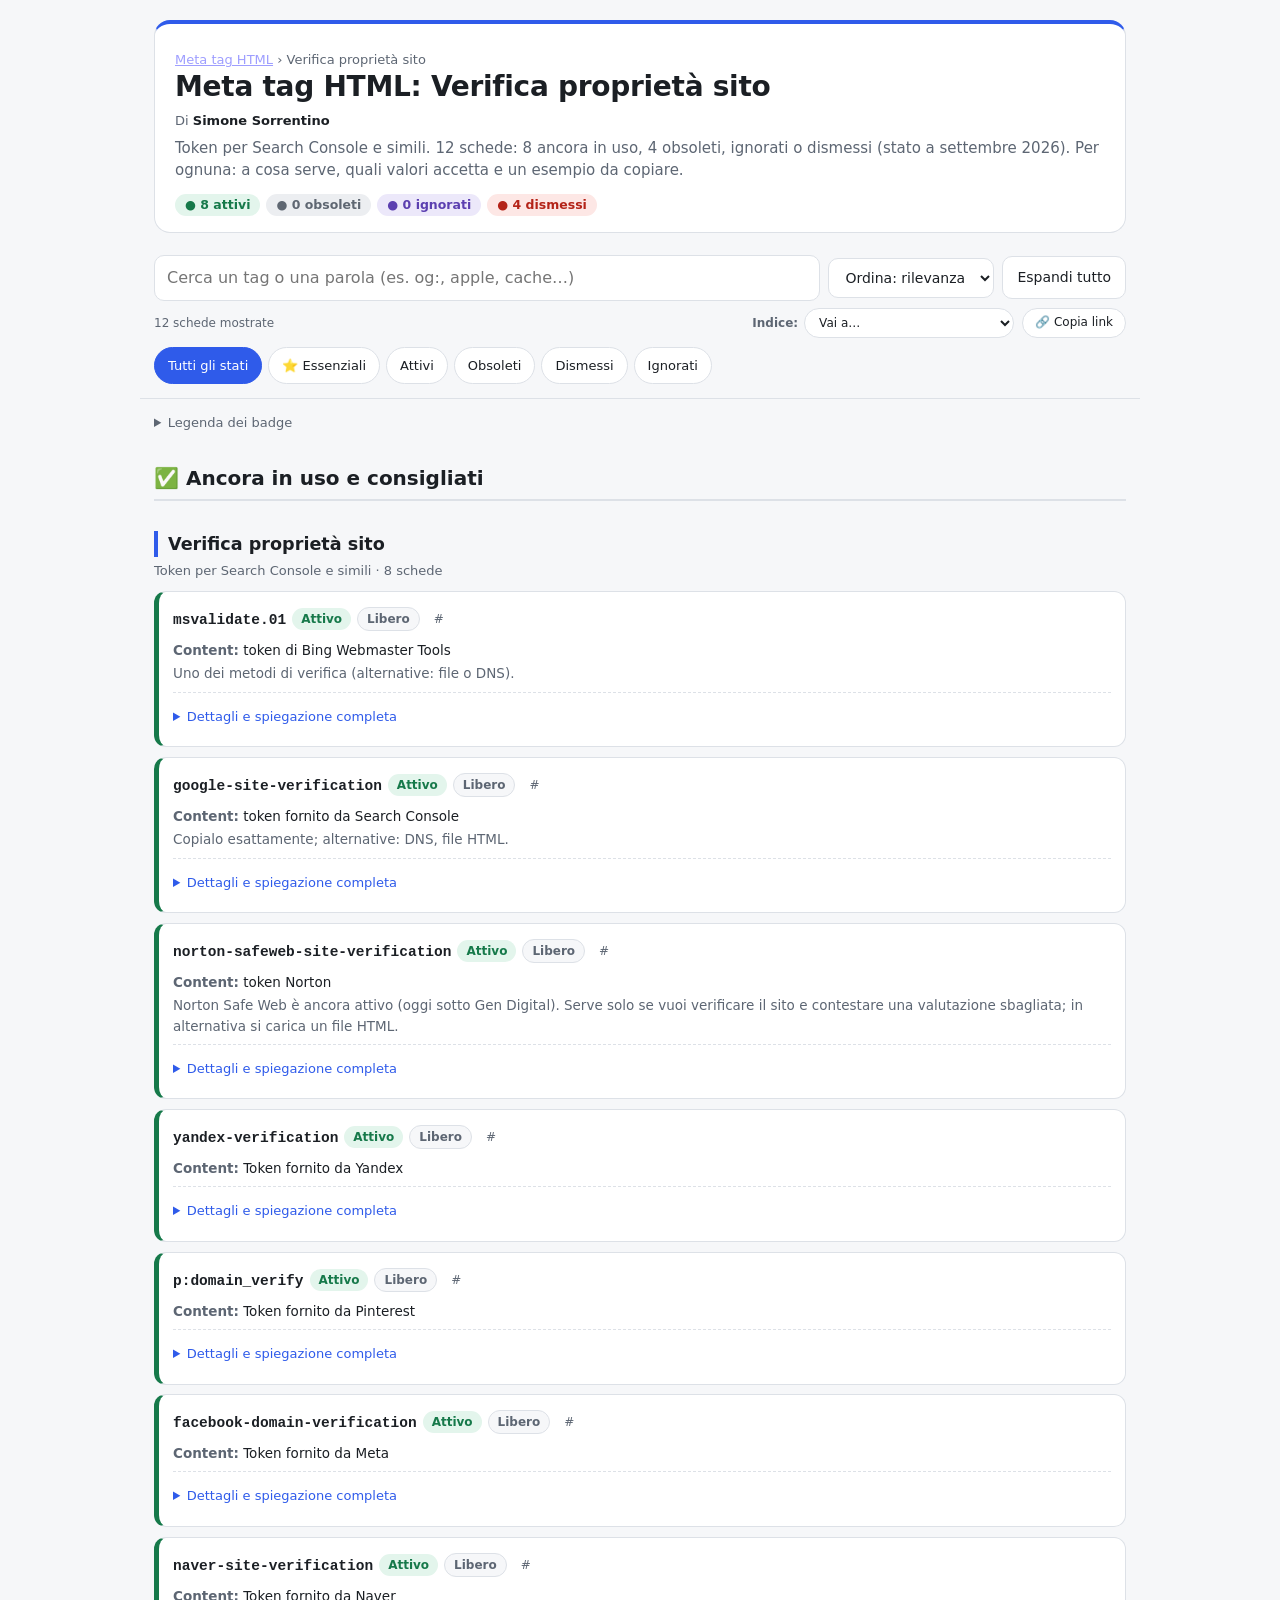
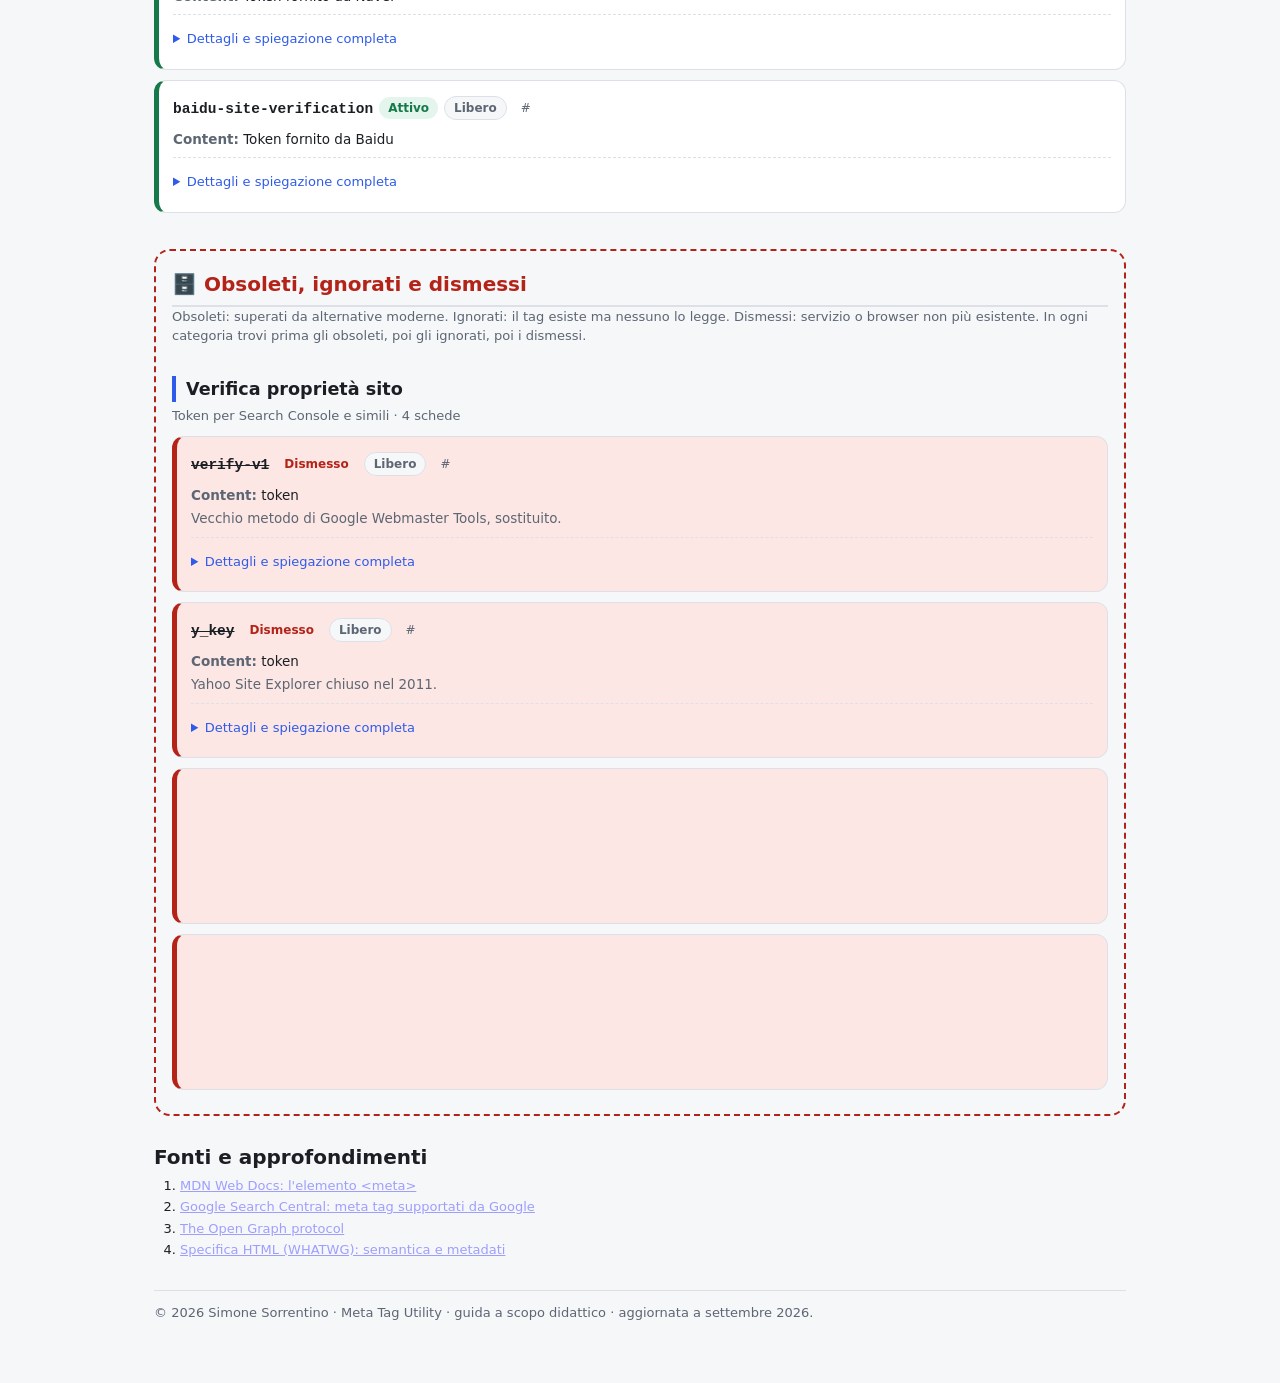
<file: meta-tag-verifica-proprieta-sito.html>
<!DOCTYPE html>
<html lang="it">
<head>
<meta charset="UTF-8">
<meta name="viewport" content="width=device-width, initial-scale=1, viewport-fit=cover">
<title>Verifica proprietà sito: meta tag HTML (guida 2026)</title>
<meta name="description" content="12 schede sui tag della categoria «Verifica proprietà sito»: 8 ancora in uso e 4 obsoleti, ignorati o dismessi. Valori ammessi, esempi da copiare e consigli (aggiornato a settembre 2026).">
<meta name="author" content="Simone Sorrentino">
<meta name="robots" content="index, follow, max-snippet:-1, max-image-preview:large, max-video-preview:-1">
<link rel="canonical" href="https://mappeconcettuali.altervista.org/meta-tag-verifica-proprieta-sito.html">
<link rel="icon" href="data:image/svg+xml,%3Csvg xmlns='http://www.w3.org/2000/svg' viewBox='0 0 100 100'%3E%3Ctext y='.9em' font-size='90'%3E🏷️%3C/text%3E%3C/svg%3E">
<meta name="color-scheme" content="light dark">
<meta name="theme-color" content="#f6f7f9" media="(prefers-color-scheme: light)">
<meta name="theme-color" content="#13161a" media="(prefers-color-scheme: dark)">
<meta property="og:type" content="article">
<meta property="og:site_name" content="Meta Tag Utility">
<meta property="og:locale" content="it_IT">
<meta property="og:title" content="Verifica proprietà sito: meta tag HTML (guida 2026)">
<meta property="og:description" content="12 schede sui tag della categoria «Verifica proprietà sito»: 8 ancora in uso e 4 obsoleti, ignorati o dismessi. Valori ammessi, esempi da copiare e consigli (aggiornato a settembre 2026).">
<meta property="og:url" content="https://mappeconcettuali.altervista.org/meta-tag-verifica-proprieta-sito.html">
<meta property="og:image" content="https://mappeconcettuali.altervista.org/og-meta-tag-utility.png">
<meta property="og:image:type" content="image/png">
<meta property="og:image:width" content="1200">
<meta property="og:image:height" content="630">
<meta property="og:image:alt" content="Meta tag HTML: guida ai tag utili, obsoleti e ignorati">
<meta property="article:published_time" content="2026-10-01">
<meta property="article:modified_time" content="2026-10-01">
<meta property="article:author" content="Simone Sorrentino">
<meta name="twitter:card" content="summary_large_image">
<meta name="twitter:title" content="Verifica proprietà sito: meta tag HTML (guida 2026)">
<meta name="twitter:description" content="12 schede sui tag della categoria «Verifica proprietà sito»: 8 ancora in uso e 4 obsoleti, ignorati o dismessi. Valori ammessi, esempi da copiare e consigli (aggiornato a settembre 2026).">
<meta name="twitter:image" content="https://mappeconcettuali.altervista.org/og-meta-tag-utility.png">
<meta name="twitter:image:alt" content="Meta tag HTML: guida ai tag utili, obsoleti e ignorati">
<script type="application/ld+json">[{"@context":"https://schema.org","@type":"TechArticle","headline":"Meta tag HTML: Verifica proprietà sito","description":"12 schede sui tag della categoria «Verifica proprietà sito»: 8 ancora in uso e 4 obsoleti, ignorati o dismessi. Valori ammessi, esempi da copiare e consigli (aggiornato a settembre 2026).","inLanguage":"it","url":"https://mappeconcettuali.altervista.org/meta-tag-verifica-proprieta-sito.html","mainEntityOfPage":"https://mappeconcettuali.altervista.org/meta-tag-verifica-proprieta-sito.html","image":"https://mappeconcettuali.altervista.org/og-meta-tag-utility.png","datePublished":"2026-10-01","dateModified":"2026-10-01","isAccessibleForFree":true,"keywords":"meta tag, HTML, SEO, Open Graph, robots, canonical, viewport","about":{"@type":"Thing","name":"Meta tag HTML"},"author":{"@type":"Person","name":"Simone Sorrentino","url":"https://mappeconcettuali.altervista.org/"},"publisher":{"@type":"Organization","name":"Meta Tag Utility","url":"https://mappeconcettuali.altervista.org/"},"copyrightHolder":{"@type":"Person","name":"Simone Sorrentino"},"copyrightYear":2026,"isPartOf":{"@type":"WebPage","url":"https://mappeconcettuali.altervista.org/meta-tag.html","name":"Meta tag HTML: quali usare e quali evitare"}},{"@context":"https://schema.org","@type":"BreadcrumbList","itemListElement":[{"@type":"ListItem","position":1,"name":"Meta tag HTML","item":"https://mappeconcettuali.altervista.org/meta-tag.html"},{"@type":"ListItem","position":2,"name":"Verifica proprietà sito","item":"https://mappeconcettuali.altervista.org/meta-tag-verifica-proprieta-sito.html"}]}]</script>
<script>document.documentElement.classList.add("js")</script>
<link rel="stylesheet" href="resource/meta-tag.css?v=20261001e">
<noscript><style>.bar,.fl,.cp,.up{display:none}header .sub{display:block!important}.stats button{pointer-events:none}</style></noscript>
</head>
<body>
<a class="skip" href="#out">Vai ai contenuti</a>
<div class="w">
<header>
<p class="by"><a href="meta-tag.html">Meta tag HTML</a> › Verifica proprietà sito</p>
<h1>Meta tag HTML: Verifica proprietà sito</h1>
<p class="by">Di <strong>Simone Sorrentino</strong></p>
<p class="sub" id="sub">Token per Search Console e simili. 12 schede: 8 ancora in uso, 4 obsoleti, ignorati o dismessi (stato a settembre 2026). Per ognuna: a cosa serve, quali valori accetta e un esempio da copiare.</p>
<button type="button" id="sm" class="sm" aria-expanded="false" aria-controls="sub" hidden>Leggi tutto</button>
<div class="stats" role="group" aria-label="Filtra per stato"><button type="button" class="b s-ok" data-st="ok" aria-pressed="false">● 8 attivi</button><button type="button" class="b s-old" data-st="old" aria-pressed="false">● 0 obsoleti</button><button type="button" class="b s-ign" data-st="ign" aria-pressed="false">● 0 ignorati</button><button type="button" class="b s-dead" data-st="dead" aria-pressed="false">● 4 dismessi</button></div>
</header>
<main>
<nav class="toc" aria-label="Indice delle categorie"><details><summary>Tutte le categorie</summary>
<p class="tg">Tutte le categorie</p><ul><li><a href="meta-tag-documento-e-rendering.html">Documento e rendering<span class="ct">24</span></a></li><li><a href="meta-tag-motori-di-ricerca.html">Motori di ricerca<span class="ct">27</span></a></li><li><a href="meta-tag-social-open-graph.html">Social / Open Graph<span class="ct">23</span></a></li><li><a href="meta-tag-open-graph-extra.html">Open Graph: tipi di oggetto e proprietà extra<span class="ct">40</span></a></li><li><a href="meta-tag-twitter-x-cards.html">X / Twitter Cards<span class="ct">8</span></a></li><li><a href="meta-tag-browser-e-pwa.html">Browser e PWA<span class="ct">6</span></a></li><li><a href="meta-tag-apple-ios.html">Apple / iOS<span class="ct">6</span></a></li><li><a href="meta-tag-http-equiv-cache-sicurezza.html">http-equiv, cache e sicurezza<span class="ct">16</span></a></li><li><a href="meta-tag-verifica-proprieta-sito.html" aria-current="page">Verifica proprietà sito<span class="ct">12</span></a></li><li><a href="meta-tag-custom-e-framework.html">Custom e framework<span class="ct">7</span></a></li><li><a href="meta-tag-link-tag.html">Link tag (&lt;link&gt;)<span class="ct">45</span></a></li><li><a href="meta-tag-geo-e-contatti.html">Geo e contatti<span class="ct">14</span></a></li><li><a href="meta-tag-microsoft-internet-explorer.html">Microsoft / Internet Explorer<span class="ct">14</span></a></li></ul></details></nav>
<div class="list">
<div id="bs" aria-hidden="true"></div>
<div class="bar" role="search"><div class="tb"><div class="sb"><label class="vh" for="q">Cerca un tag o una parola</label><input id="q" type="search" autocomplete="off" placeholder="Cerca in questa categoria"></div><label class="vh" for="ord">Ordina per</label><select id="ord" title="Ordina per"><option value="rel">Ordina: rilevanza</option><option value="az">Ordina: A–Z</option><option value="orig">Ordina: originale</option></select><button type="button" id="ex" class="tbb" aria-pressed="false">Espandi tutto</button></div><div class="cap cr"><span id="cnt" aria-live="polite"></span><label class="gl" for="go">Indice:</label><select id="go" title="Indice: vai a una categoria"></select><button type="button" id="sh" class="lk" title="Copia il link di questa vista filtrata" aria-label="Copia il link di questa vista">🔗<span class="dm"> Copia link</span></button><button type="button" id="rs" class="lk" aria-label="Azzera filtri" hidden>✕<span class="dm"> Azzera filtri</span></button></div><details class="fd" id="fd" open><summary>Filtra per categoria e stato<span class="bdg" id="fb" hidden></span></summary>
<div class="fl"><div class="chips" id="cc" role="group" aria-label="Filtra per categoria"></div><div class="chips" id="sc" role="group" aria-label="Filtra per stato"></div></div></details></div>
<details class="leg-d"><summary>Legenda dei badge</summary><div class="leg">
<span><span class="b s-ok">● Attivo</span> usato e supportato</span>
<span><span class="b s-old">● Obsoleto</span> superato da alternative moderne</span><span><span class="b s-ign">● Ignorato</span> esiste ma nessuno lo legge</span>
<span><span class="b s-dead">● Dismesso</span> servizio/browser non più esistente (nome barrato)</span>
<span><span class="b t">Libero</span> valore a scelta</span><span><span class="b t">White list</span> solo valori ammessi</span><span><span class="b t">Formato</span> sintassi fissa</span>
</div></details>
<div id="out">
<section class="grp" id="attivi"><h2 class="st">✅ Ancora in uso e consigliati</h2><section class='cs' id='attivi-verify'><h3>Verifica proprietà sito</h3><p class='d'>Token per Search Console e simili · <span class='cn'>8 schede</span></p><article class='c ok' id='msvalidate-01' data-cat='verify' data-st='ok' data-ess='0'><div class='h'><h4><code>msvalidate.01</code></h4><span class='b s-ok'>Attivo</span><span class='b t'>Libero</span><a class='pl' href='#msvalidate-01' aria-label='Link diretto a msvalidate.01'>#</a></div><div class='v'><b>Content:</b> token di Bing Webmaster Tools</div><div class='n'>Uno dei metodi di verifica (alternative: file o DNS).</div><details><summary>Dettagli e spiegazione completa</summary><p class='lb'>In parole semplici</p><div class='wd'>Come quello di Google, ma per Bing.</div><p class='lb'>A cosa serve</p><div>Dimostra a Bing Webmaster Tools che sei il proprietario del sito.</div><p class='lb'>Chi lo legge</p><div>Il servizio che verifica la proprietà (Google, Bing…)</div><p class='lb'>Com'è fatto</p><div>attributo <b>name</b> = quale informazione stai dando (il valore è fisso, es. description) · attributo <b>content</b> = il dato che scegli tu</div><p class='lb'>Contenuti possibili / ammessi</p><div>token di Bing Webmaster Tools</div><p class='lb'>È personalizzabile?</p><div>Sì: il valore è libero. Scrivi tu testo, URL o ID, nel formato descritto qui sopra.</div><p class='lb'>Se lo usi o lo ometti</p><div>Se lo ometti: la pagina funziona lo stesso, ma perdi la funzione descritta qui sopra o il browser usa i valori predefiniti.</div><p class='lb'>Note e consigli</p><div>Uno dei metodi di verifica (alternative: file o DNS).</div><p class='lb'>Esempio</p><div class='cb'><button type='button' class='cp'>Copia esempio</button><pre>&lt;meta name="msvalidate.01" content="<mark>TOKEN_BING</mark>"&gt;</pre></div><div class='cap'>Evidenziato: la parte che puoi personalizzare.</div></details></article><article class='c ok' id='google-site-verification' data-cat='verify' data-st='ok' data-ess='0'><div class='h'><h4><code>google-site-verification</code></h4><span class='b s-ok'>Attivo</span><span class='b t'>Libero</span><a class='pl' href='#google-site-verification' aria-label='Link diretto a google-site-verification'>#</a></div><div class='v'><b>Content:</b> token fornito da Search Console</div><div class='n'>Copialo esattamente; alternative: DNS, file HTML.</div><details><summary>Dettagli e spiegazione completa</summary><p class='lb'>In parole semplici</p><div class='wd'>Un codice messo nella pagina per dimostrare a Google che il sito è tuo.</div><p class='lb'>A cosa serve</p><div>Dimostra a Google Search Console che sei il proprietario del sito.</div><p class='lb'>Chi lo legge</p><div>Il servizio che verifica la proprietà (Google, Bing…)</div><p class='lb'>Com'è fatto</p><div>attributo <b>name</b> = quale informazione stai dando (il valore è fisso, es. description) · attributo <b>content</b> = il dato che scegli tu</div><p class='lb'>Contenuti possibili / ammessi</p><div>token fornito da Search Console</div><p class='lb'>È personalizzabile?</p><div>Sì: il valore è libero. Scrivi tu testo, URL o ID, nel formato descritto qui sopra.</div><p class='lb'>Se lo usi o lo ometti</p><div>Se lo ometti: la pagina funziona lo stesso, ma perdi la funzione descritta qui sopra o il browser usa i valori predefiniti.</div><p class='lb'>Note e consigli</p><div>Copialo esattamente; alternative: DNS, file HTML.</div><p class='lb'>Esempio</p><div class='cb'><button type='button' class='cp'>Copia esempio</button><pre>&lt;meta name="google-site-verification" content="<mark>TOKEN_GOOGLE</mark>"&gt;</pre></div><div class='cap'>Evidenziato: la parte che puoi personalizzare.</div></details></article><article class='c ok' id='norton-safeweb-site-verification' data-cat='verify' data-st='ok' data-ess='0'><div class='h'><h4><code>norton-safeweb-site-verification</code></h4><span class='b s-ok'>Attivo</span><span class='b t'>Libero</span><a class='pl' href='#norton-safeweb-site-verification' aria-label='Link diretto a norton-safeweb-site-verification'>#</a></div><div class='v'><b>Content:</b> token Norton</div><div class='n'>Norton Safe Web è ancora attivo (oggi sotto Gen Digital). Serve solo se vuoi verificare il sito e contestare una valutazione sbagliata; in alternativa si carica un file HTML.</div><details><summary>Dettagli e spiegazione completa</summary><p class='lb'>In parole semplici</p><div class='wd'>Un codice per dimostrare che il sito è tuo.</div><p class='lb'>A cosa serve</p><div>Token per verificare il sito presso Norton Safe Web, servizio di reputazione di siti.</div><p class='lb'>Chi lo legge</p><div>Il servizio che verifica la proprietà (Google, Bing…)</div><p class='lb'>Com'è fatto</p><div>attributo <b>name</b> = quale informazione stai dando (il valore è fisso, es. description) · attributo <b>content</b> = il dato che scegli tu</div><p class='lb'>Contenuti possibili / ammessi</p><div>token Norton</div><p class='lb'>È personalizzabile?</p><div>Sì: il valore è libero. Scrivi tu testo, URL o ID, nel formato descritto qui sopra.</div><p class='lb'>Se lo usi o lo ometti</p><div>Se lo ometti: la pagina funziona lo stesso, ma perdi la funzione descritta qui sopra o il browser usa i valori predefiniti.</div><p class='lb'>Note e consigli</p><div>Norton Safe Web è ancora attivo (oggi sotto Gen Digital). Serve solo se vuoi verificare il sito e contestare una valutazione sbagliata; in alternativa si carica un file HTML.</div><p class='lb'>Esempio</p><div class='cb'><button type='button' class='cp'>Copia esempio</button><pre>&lt;meta name="norton-safeweb-site-verification" content="<mark>TOKEN_NORTON</mark>"&gt;</pre></div><div class='cap'>Evidenziato: la parte che puoi personalizzare.</div></details></article><article class='c ok' id='yandex-verification' data-cat='verify' data-st='ok' data-ess='0'><div class='h'><h4><code>yandex-verification</code></h4><span class='b s-ok'>Attivo</span><span class='b t'>Libero</span><a class='pl' href='#yandex-verification' aria-label='Link diretto a yandex-verification'>#</a></div><div class='v'><b>Content:</b> Token fornito da Yandex</div><div class='n'></div><details><summary>Dettagli e spiegazione completa</summary><p class='lb'>In parole semplici</p><div class='wd'>Un codice per dimostrare che il sito è tuo.</div><p class='lb'>A cosa serve</p><div>Dimostra a Yandex Webmaster che il sito è tuo.</div><p class='lb'>Chi lo legge</p><div>Il servizio che verifica la proprietà (Google, Bing…)</div><p class='lb'>Com'è fatto</p><div>attributo <b>name</b> = quale informazione stai dando (il valore è fisso, es. description) · attributo <b>content</b> = il dato che scegli tu</div><p class='lb'>Contenuti possibili / ammessi</p><div>Token fornito da Yandex</div><p class='lb'>È personalizzabile?</p><div>Sì: il valore è libero. Scrivi tu testo, URL o ID, nel formato descritto qui sopra.</div><p class='lb'>Se lo usi o lo ometti</p><div>Se lo ometti: la pagina funziona lo stesso, ma perdi la funzione descritta qui sopra o il browser usa i valori predefiniti.</div><p class='lb'>Note e consigli</p><div></div><p class='lb'>Esempio</p><div class='cb'><button type='button' class='cp'>Copia esempio</button><pre>&lt;meta name="yandex-verification" content="<mark>TOKEN_YANDEX</mark>"&gt;</pre></div><div class='cap'>Evidenziato: la parte che puoi personalizzare.</div></details></article><article class='c ok' id='p-domain-verify' data-cat='verify' data-st='ok' data-ess='0'><div class='h'><h4><code>p:domain_verify</code></h4><span class='b s-ok'>Attivo</span><span class='b t'>Libero</span><a class='pl' href='#p-domain-verify' aria-label='Link diretto a p:domain_verify'>#</a></div><div class='v'><b>Content:</b> Token fornito da Pinterest</div><div class='n'></div><details><summary>Dettagli e spiegazione completa</summary><p class='lb'>In parole semplici</p><div class='wd'>Un codice per dimostrare che il sito è tuo.</div><p class='lb'>A cosa serve</p><div>Verifica il dominio su Pinterest.</div><p class='lb'>Chi lo legge</p><div>Il servizio che verifica la proprietà (Google, Bing…)</div><p class='lb'>Com'è fatto</p><div>attributo <b>name</b> = quale informazione stai dando (il valore è fisso, es. description) · attributo <b>content</b> = il dato che scegli tu</div><p class='lb'>Contenuti possibili / ammessi</p><div>Token fornito da Pinterest</div><p class='lb'>È personalizzabile?</p><div>Sì: il valore è libero. Scrivi tu testo, URL o ID, nel formato descritto qui sopra.</div><p class='lb'>Se lo usi o lo ometti</p><div>Se lo ometti: la pagina funziona lo stesso, ma perdi la funzione descritta qui sopra o il browser usa i valori predefiniti.</div><p class='lb'>Note e consigli</p><div></div><p class='lb'>Esempio</p><div class='cb'><button type='button' class='cp'>Copia esempio</button><pre>&lt;meta name="p:domain_verify" content="<mark>TOKEN_PINTEREST</mark>"&gt;</pre></div><div class='cap'>Evidenziato: la parte che puoi personalizzare.</div></details></article><article class='c ok' id='facebook-domain-verification' data-cat='verify' data-st='ok' data-ess='0'><div class='h'><h4><code>facebook-domain-verification</code></h4><span class='b s-ok'>Attivo</span><span class='b t'>Libero</span><a class='pl' href='#facebook-domain-verification' aria-label='Link diretto a facebook-domain-verification'>#</a></div><div class='v'><b>Content:</b> Token fornito da Meta</div><div class='n'></div><details><summary>Dettagli e spiegazione completa</summary><p class='lb'>In parole semplici</p><div class='wd'>Un codice per dimostrare che il sito è tuo.</div><p class='lb'>A cosa serve</p><div>Verifica il dominio su Meta Business.</div><p class='lb'>Chi lo legge</p><div>Il servizio che verifica la proprietà (Google, Bing…)</div><p class='lb'>Com'è fatto</p><div>attributo <b>name</b> = quale informazione stai dando (il valore è fisso, es. description) · attributo <b>content</b> = il dato che scegli tu</div><p class='lb'>Contenuti possibili / ammessi</p><div>Token fornito da Meta</div><p class='lb'>È personalizzabile?</p><div>Sì: il valore è libero. Scrivi tu testo, URL o ID, nel formato descritto qui sopra.</div><p class='lb'>Se lo usi o lo ometti</p><div>Se lo ometti: la pagina funziona lo stesso, ma perdi la funzione descritta qui sopra o il browser usa i valori predefiniti.</div><p class='lb'>Note e consigli</p><div></div><p class='lb'>Esempio</p><div class='cb'><button type='button' class='cp'>Copia esempio</button><pre>&lt;meta name="facebook-domain-verification" content="<mark>TOKEN_META</mark>"&gt;</pre></div><div class='cap'>Evidenziato: la parte che puoi personalizzare.</div></details></article><article class='c ok' id='naver-site-verification' data-cat='verify' data-st='ok' data-ess='0'><div class='h'><h4><code>naver-site-verification</code></h4><span class='b s-ok'>Attivo</span><span class='b t'>Libero</span><a class='pl' href='#naver-site-verification' aria-label='Link diretto a naver-site-verification'>#</a></div><div class='v'><b>Content:</b> Token fornito da Naver</div><div class='n'></div><details><summary>Dettagli e spiegazione completa</summary><p class='lb'>In parole semplici</p><div class='wd'>Un codice per dimostrare che il sito è tuo.</div><p class='lb'>A cosa serve</p><div>Verifica il sito su Naver (Corea).</div><p class='lb'>Chi lo legge</p><div>Il servizio che verifica la proprietà (Google, Bing…)</div><p class='lb'>Com'è fatto</p><div>attributo <b>name</b> = quale informazione stai dando (il valore è fisso, es. description) · attributo <b>content</b> = il dato che scegli tu</div><p class='lb'>Contenuti possibili / ammessi</p><div>Token fornito da Naver</div><p class='lb'>È personalizzabile?</p><div>Sì: il valore è libero. Scrivi tu testo, URL o ID, nel formato descritto qui sopra.</div><p class='lb'>Se lo usi o lo ometti</p><div>Se lo ometti: la pagina funziona lo stesso, ma perdi la funzione descritta qui sopra o il browser usa i valori predefiniti.</div><p class='lb'>Note e consigli</p><div></div><p class='lb'>Esempio</p><div class='cb'><button type='button' class='cp'>Copia esempio</button><pre>&lt;meta name="naver-site-verification" content="<mark>TOKEN_NAVER</mark>"&gt;</pre></div><div class='cap'>Evidenziato: la parte che puoi personalizzare.</div></details></article><article class='c ok' id='baidu-site-verification' data-cat='verify' data-st='ok' data-ess='0'><div class='h'><h4><code>baidu-site-verification</code></h4><span class='b s-ok'>Attivo</span><span class='b t'>Libero</span><a class='pl' href='#baidu-site-verification' aria-label='Link diretto a baidu-site-verification'>#</a></div><div class='v'><b>Content:</b> Token fornito da Baidu</div><div class='n'></div><details><summary>Dettagli e spiegazione completa</summary><p class='lb'>In parole semplici</p><div class='wd'>Un codice per dimostrare che il sito è tuo.</div><p class='lb'>A cosa serve</p><div>Verifica il sito su Baidu (Cina).</div><p class='lb'>Chi lo legge</p><div>Il servizio che verifica la proprietà (Google, Bing…)</div><p class='lb'>Com'è fatto</p><div>attributo <b>name</b> = quale informazione stai dando (il valore è fisso, es. description) · attributo <b>content</b> = il dato che scegli tu</div><p class='lb'>Contenuti possibili / ammessi</p><div>Token fornito da Baidu</div><p class='lb'>È personalizzabile?</p><div>Sì: il valore è libero. Scrivi tu testo, URL o ID, nel formato descritto qui sopra.</div><p class='lb'>Se lo usi o lo ometti</p><div>Se lo ometti: la pagina funziona lo stesso, ma perdi la funzione descritta qui sopra o il browser usa i valori predefiniti.</div><p class='lb'>Note e consigli</p><div></div><p class='lb'>Esempio</p><div class='cb'><button type='button' class='cp'>Copia esempio</button><pre>&lt;meta name="baidu-site-verification" content="<mark>TOKEN_BAIDU</mark>"&gt;</pre></div><div class='cap'>Evidenziato: la parte che puoi personalizzare.</div></details></article></section></section>

<section class="grp box" id="archivio"><h2 class="st">🗄️ Obsoleti, ignorati e dismessi</h2><p class="d">Obsoleti: superati da alternative moderne. Ignorati: il tag esiste ma nessuno lo legge. Dismessi: servizio o browser non più esistente. In ogni categoria trovi prima gli obsoleti, poi gli ignorati, poi i dismessi.</p><section class='cs' id='archivio-verify'><h3>Verifica proprietà sito</h3><p class='d'>Token per Search Console e simili · <span class='cn'>4 schede</span></p><article class='c dead' id='verify-v1' data-cat='verify' data-st='dead' data-ess='0'><div class='h'><h4><code>verify-v1</code></h4><span class='b s-dead'>Dismesso</span><span class='b t'>Libero</span><a class='pl' href='#verify-v1' aria-label='Link diretto a verify-v1'>#</a></div><div class='v'><b>Content:</b> token</div><div class='n'>Vecchio metodo di Google Webmaster Tools, sostituito.</div><details><summary>Dettagli e spiegazione completa</summary><p class='lb'>In parole semplici</p><div class='wd'>Un codice per dimostrare che il sito è tuo.</div><p class='lb'>A cosa serve</p><div>Vecchio sistema di verifica di Google Webmaster Tools, sostituito dal formato attuale.</div><p class='lb'>Chi lo legge</p><div>Il servizio che verifica la proprietà (Google, Bing…)</div><p class='lb'>Com'è fatto</p><div>attributo <b>name</b> = quale informazione stai dando (il valore è fisso, es. description) · attributo <b>content</b> = il dato che scegli tu</div><p class='lb'>Contenuti possibili / ammessi</p><div>token</div><p class='lb'>È personalizzabile?</p><div>Sì: il valore è libero. Scrivi tu testo, URL o ID, nel formato descritto qui sopra.</div><p class='lb'>Se lo usi o lo ometti</p><div>Se lo lasci: non serve a nulla, appesantisce solo il codice. Puoi toglierlo senza conseguenze.</div><p class='lb'>Note e consigli</p><div>Vecchio metodo di Google Webmaster Tools, sostituito.</div><p class='lb'>Esempio</p><div class='cb'><button type='button' class='cp'>Copia esempio</button><pre>&lt;!-- NON USARE: servizio/browser dismesso --&gt;
&lt;meta name="verify-v1" content="<mark>TOKEN</mark>"&gt;</pre></div><div class='cap'>Evidenziato: la parte che puoi personalizzare.</div></details></article><article class='c dead' id='y-key' data-cat='verify' data-st='dead' data-ess='0'><div class='h'><h4><code>y_key</code></h4><span class='b s-dead'>Dismesso</span><span class='b t'>Libero</span><a class='pl' href='#y-key' aria-label='Link diretto a y_key'>#</a></div><div class='v'><b>Content:</b> token</div><div class='n'>Yahoo Site Explorer chiuso nel 2011.</div><details><summary>Dettagli e spiegazione completa</summary><p class='lb'>In parole semplici</p><div class='wd'>Un codice per dimostrare che il sito è tuo.</div><p class='lb'>A cosa serve</p><div>Token di verifica di Yahoo Site Explorer, servizio chiuso nel 2011.</div><p class='lb'>Chi lo legge</p><div>Il servizio che verifica la proprietà (Google, Bing…)</div><p class='lb'>Com'è fatto</p><div>attributo <b>name</b> = quale informazione stai dando (il valore è fisso, es. description) · attributo <b>content</b> = il dato che scegli tu</div><p class='lb'>Contenuti possibili / ammessi</p><div>token</div><p class='lb'>È personalizzabile?</p><div>Sì: il valore è libero. Scrivi tu testo, URL o ID, nel formato descritto qui sopra.</div><p class='lb'>Se lo usi o lo ometti</p><div>Se lo lasci: non serve a nulla, appesantisce solo il codice. Puoi toglierlo senza conseguenze.</div><p class='lb'>Note e consigli</p><div>Yahoo Site Explorer chiuso nel 2011.</div><p class='lb'>Esempio</p><div class='cb'><button type='button' class='cp'>Copia esempio</button><pre>&lt;!-- NON USARE: servizio/browser dismesso --&gt;
&lt;meta name="y_key" content="<mark>1e39c508e0d87750</mark>"&gt;</pre></div><div class='cap'>Evidenziato: la parte che puoi personalizzare.</div></details></article><article class='c dead' id='readability-verification' data-cat='verify' data-st='dead' data-ess='0'><div class='h'><h4><code>readability-verification</code></h4><span class='b s-dead'>Dismesso</span><span class='b t'>Libero</span><a class='pl' href='#readability-verification' aria-label='Link diretto a readability-verification'>#</a></div><div class='v'><b>Content:</b> token</div><div class='n'>Readability.com chiuso nel 2016.</div><details><summary>Dettagli e spiegazione completa</summary><p class='lb'>In parole semplici</p><div class='wd'>Un codice per dimostrare che il sito è tuo.</div><p class='lb'>A cosa serve</p><div>Token di verifica del servizio Readability, chiuso nel 2016.</div><p class='lb'>Chi lo legge</p><div>Il servizio che verifica la proprietà (Google, Bing…)</div><p class='lb'>Com'è fatto</p><div>attributo <b>name</b> = quale informazione stai dando (il valore è fisso, es. description) · attributo <b>content</b> = il dato che scegli tu</div><p class='lb'>Contenuti possibili / ammessi</p><div>token</div><p class='lb'>È personalizzabile?</p><div>Sì: il valore è libero. Scrivi tu testo, URL o ID, nel formato descritto qui sopra.</div><p class='lb'>Se lo usi o lo ometti</p><div>Se lo lasci: non serve a nulla, appesantisce solo il codice. Puoi toglierlo senza conseguenze.</div><p class='lb'>Note e consigli</p><div>Readability.com chiuso nel 2016.</div><p class='lb'>Esempio</p><div class='cb'><button type='button' class='cp'>Copia esempio</button><pre>&lt;!-- NON USARE: servizio/browser dismesso --&gt;
&lt;meta name="readability-verification" content="<mark>TOKEN</mark>"&gt;</pre></div><div class='cap'>Evidenziato: la parte che puoi personalizzare.</div></details></article><article class='c dead' id='microid' data-cat='verify' data-st='dead' data-ess='0'><div class='h'><h4><code>microid</code></h4><span class='b s-dead'>Dismesso</span><span class='b t'>Libero</span><a class='pl' href='#microid' aria-label='Link diretto a microid'>#</a></div><div class='v'><b>Content:</b> mailto+http:sha1:…</div><div class='n'>ClaimID/MicroID: servizio e standard dismessi.</div><details><summary>Dettagli e spiegazione completa</summary><p class='lb'>In parole semplici</p><div class='wd'>Un codice per dimostrare che il sito è tuo.</div><p class='lb'>A cosa serve</p><div>Identità verificabile di ClaimID/MicroID, per provare la proprietà di un sito. Servizio dismesso.</div><p class='lb'>Chi lo legge</p><div>Il servizio che verifica la proprietà (Google, Bing…)</div><p class='lb'>Com'è fatto</p><div>attributo <b>name</b> = quale informazione stai dando (il valore è fisso, es. description) · attributo <b>content</b> = il dato che scegli tu</div><p class='lb'>Contenuti possibili / ammessi</p><div>mailto+http:sha1:…</div><p class='lb'>È personalizzabile?</p><div>Sì: il valore è libero. Scrivi tu testo, URL o ID, nel formato descritto qui sopra.</div><p class='lb'>Se lo usi o lo ometti</p><div>Se lo lasci: non serve a nulla, appesantisce solo il codice. Puoi toglierlo senza conseguenze.</div><p class='lb'>Note e consigli</p><div>ClaimID/MicroID: servizio e standard dismessi.</div><p class='lb'>Esempio</p><div class='cb'><button type='button' class='cp'>Copia esempio</button><pre>&lt;!-- NON USARE: servizio/browser dismesso --&gt;
&lt;meta name="microid" content="<mark>mailto+http:sha1:HASH</mark>"&gt;</pre></div><div class='cap'>Evidenziato: la parte che puoi personalizzare.</div></details></article></section></section>
</div>
<p class="e" id="none" hidden>Nessun risultato</p>
</div>
<nav class="toc" aria-label="Categoria precedente e successiva"><p class="tg">Continua a leggere</p><ul><li><a href="meta-tag-http-equiv-cache-sicurezza.html">← http-equiv, cache e sicurezza</a></li><li><a href="meta-tag.html">Indice generale</a></li><li><a href="meta-tag-custom-e-framework.html">Custom e framework →</a></li></ul></nav>
<section class="src"><h2 class="st">Fonti e approfondimenti</h2>
<ol class="vl">
<li><a href="https://developer.mozilla.org/en-US/docs/Web/HTML/Element/meta" rel="noopener" target="_blank">MDN Web Docs: l'elemento &lt;meta&gt;</a></li>
<li><a href="https://developers.google.com/search/docs/crawling-indexing/special-tags" rel="noopener" target="_blank">Google Search Central: meta tag supportati da Google</a></li>
<li><a href="https://ogp.me/" rel="noopener" target="_blank">The Open Graph protocol</a></li>
<li><a href="https://html.spec.whatwg.org/multipage/semantics.html" rel="noopener" target="_blank">Specifica HTML (WHATWG): semantica e metadati</a></li>
</ol></section>
</main>
<footer>© 2026 Simone Sorrentino · Meta Tag Utility · guida a scopo didattico · aggiornata a settembre 2026.</footer>
</div>
<button type="button" id="up" class="up" aria-label="Torna su" hidden>↑</button>
<div class="vh" id="live" role="status"></div>
<script src="resource/meta-tag.js" defer></script>
</body>
</html>
</file>
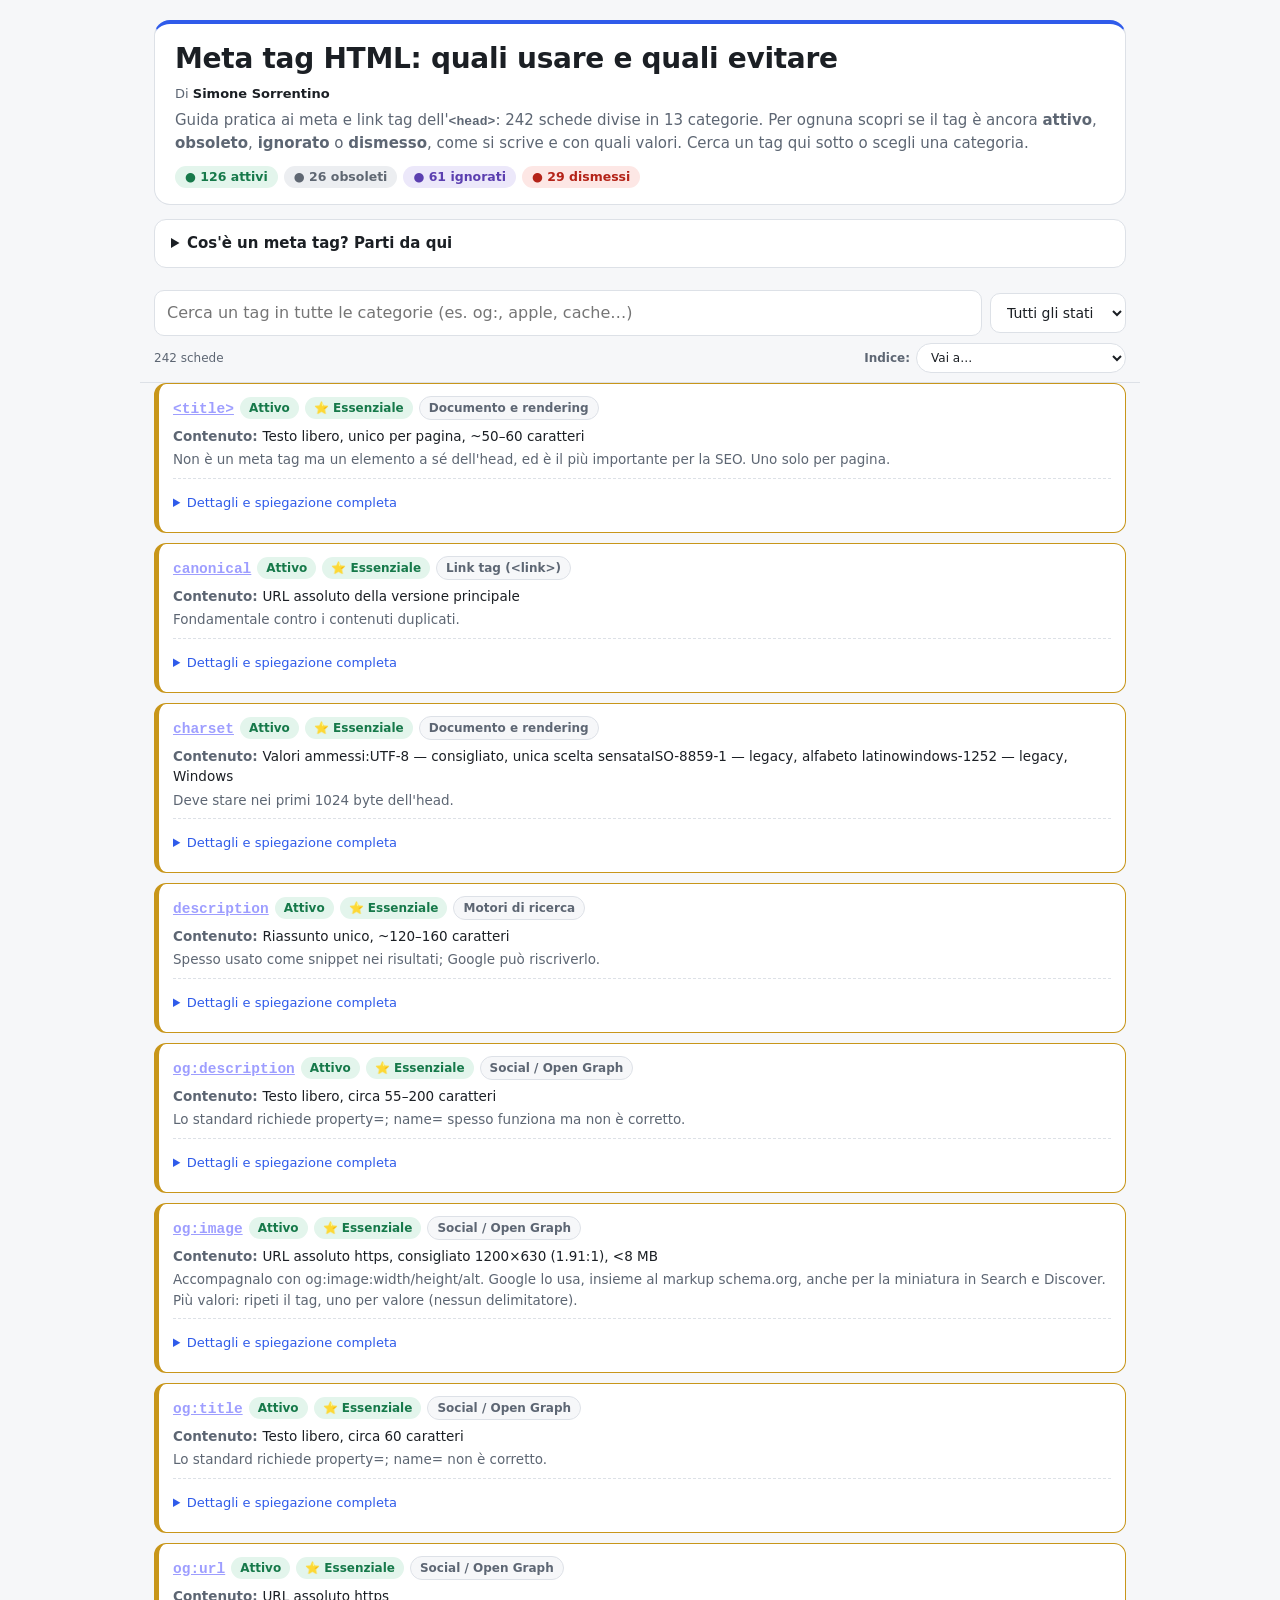
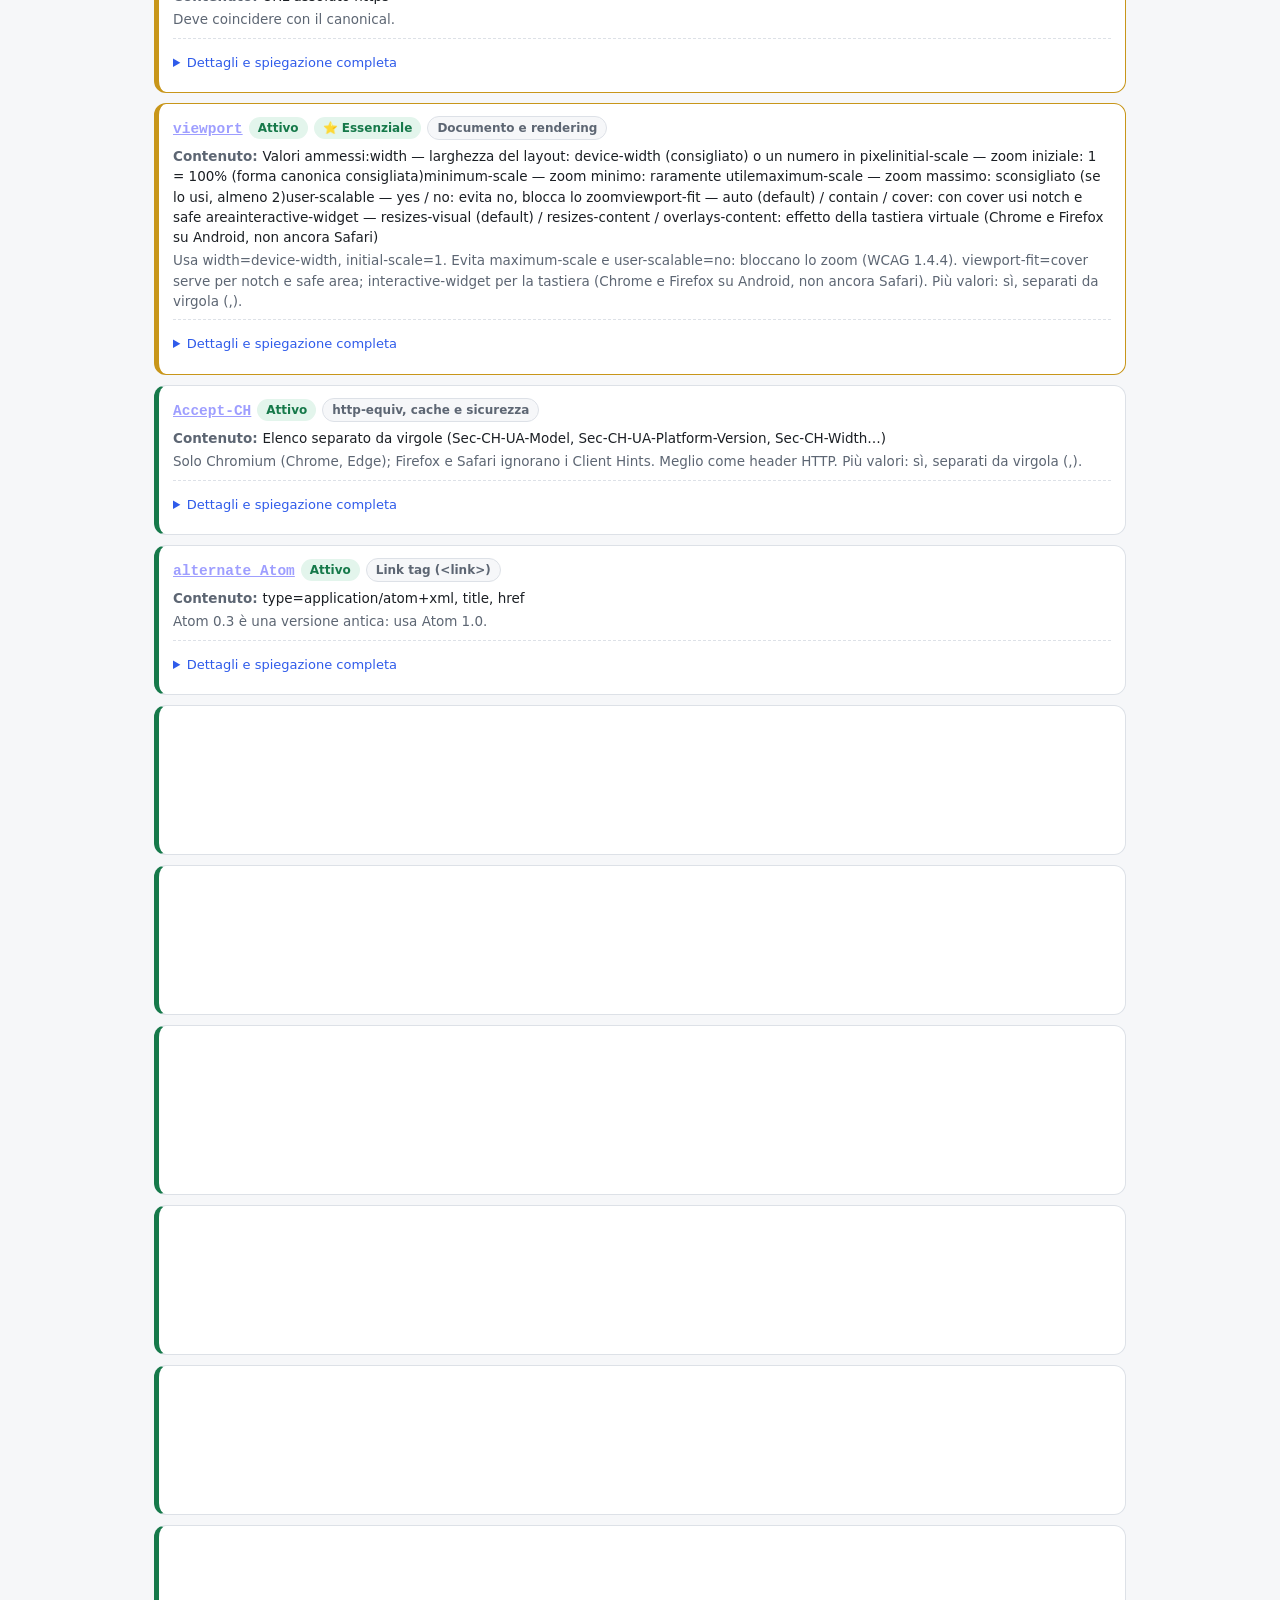
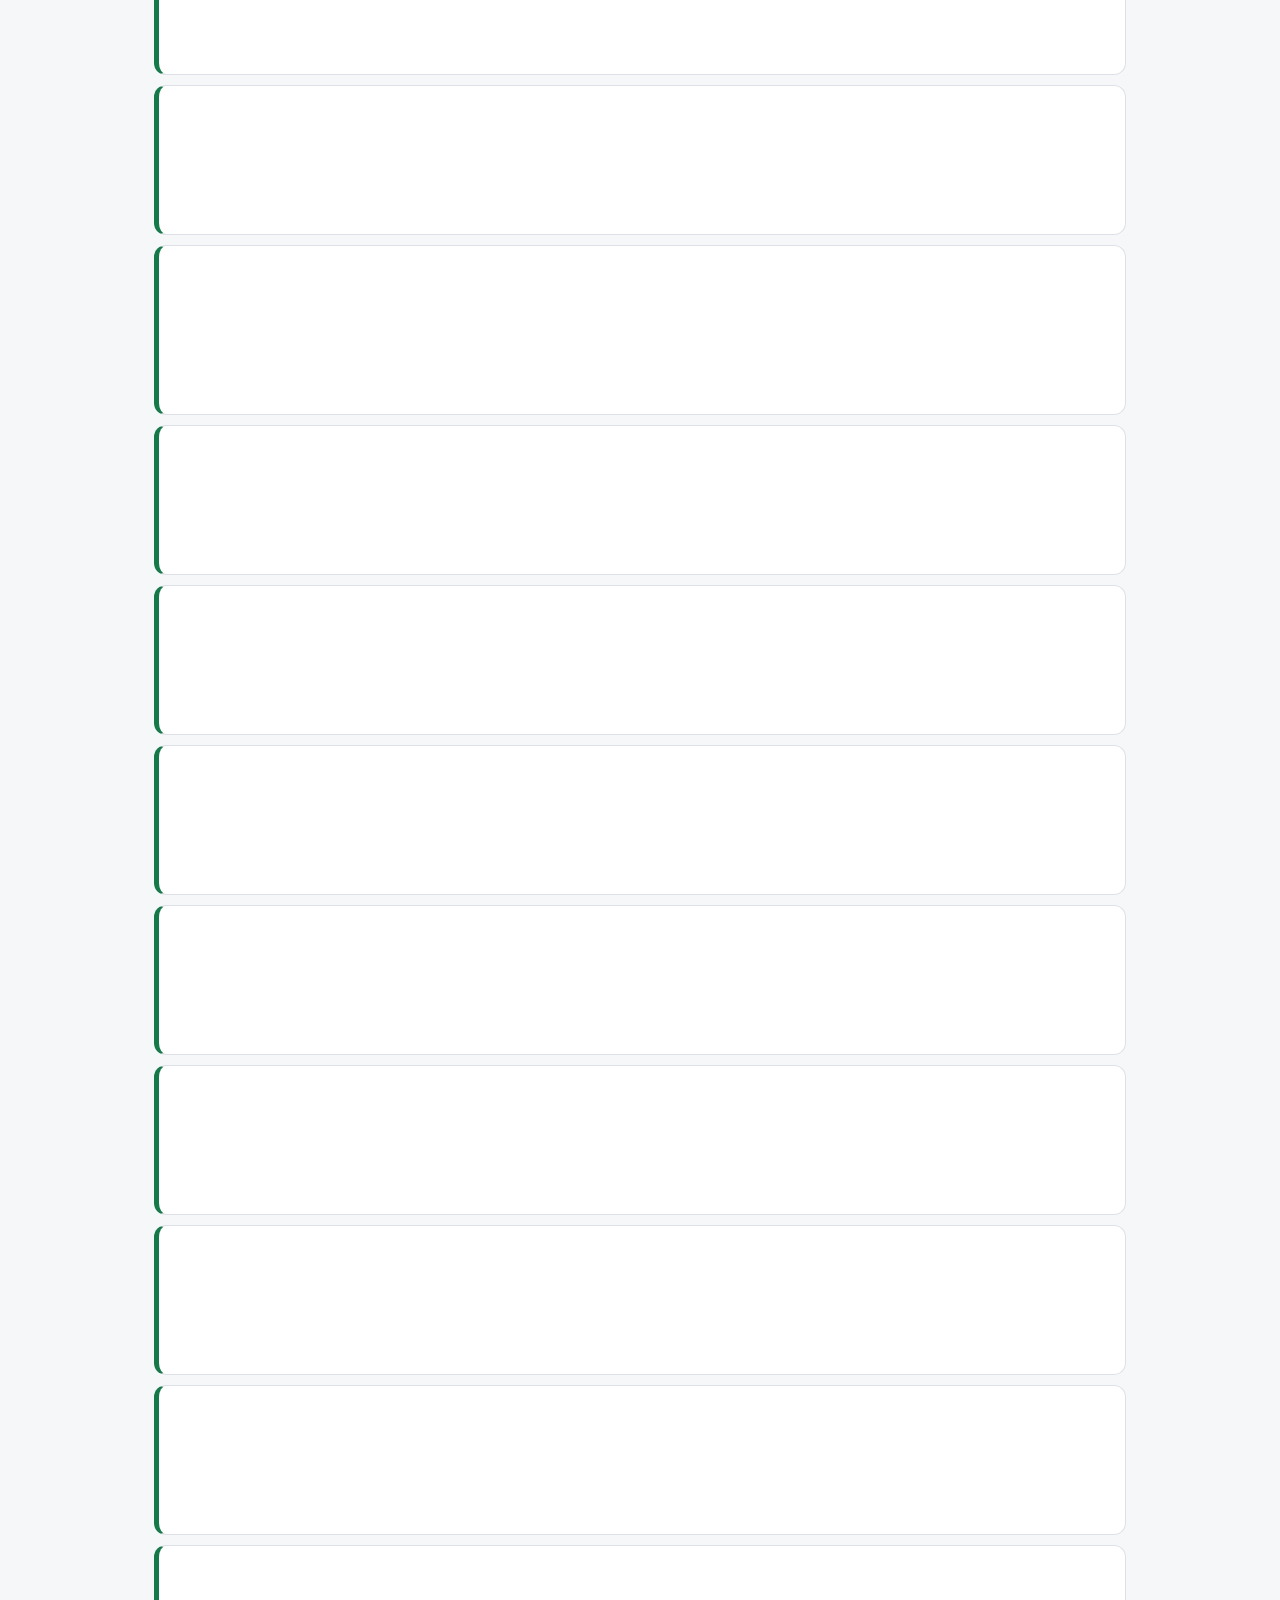
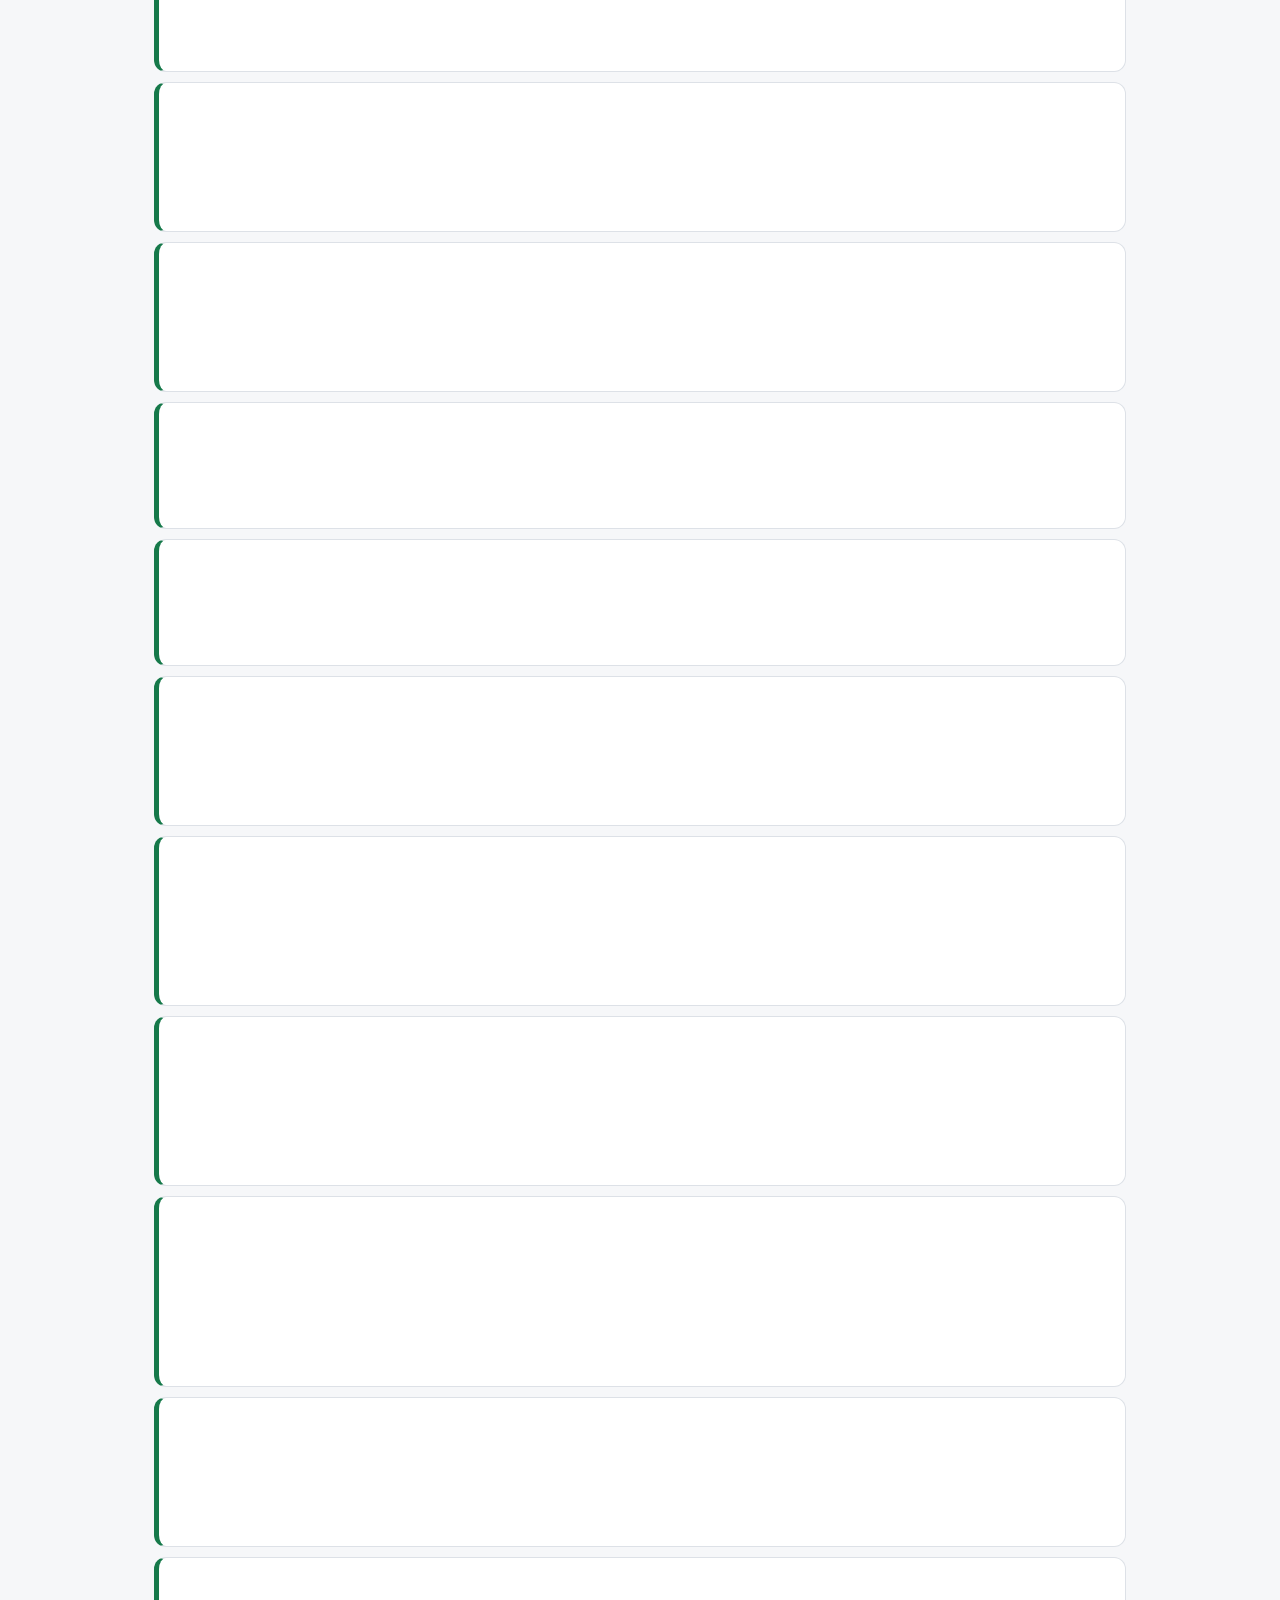
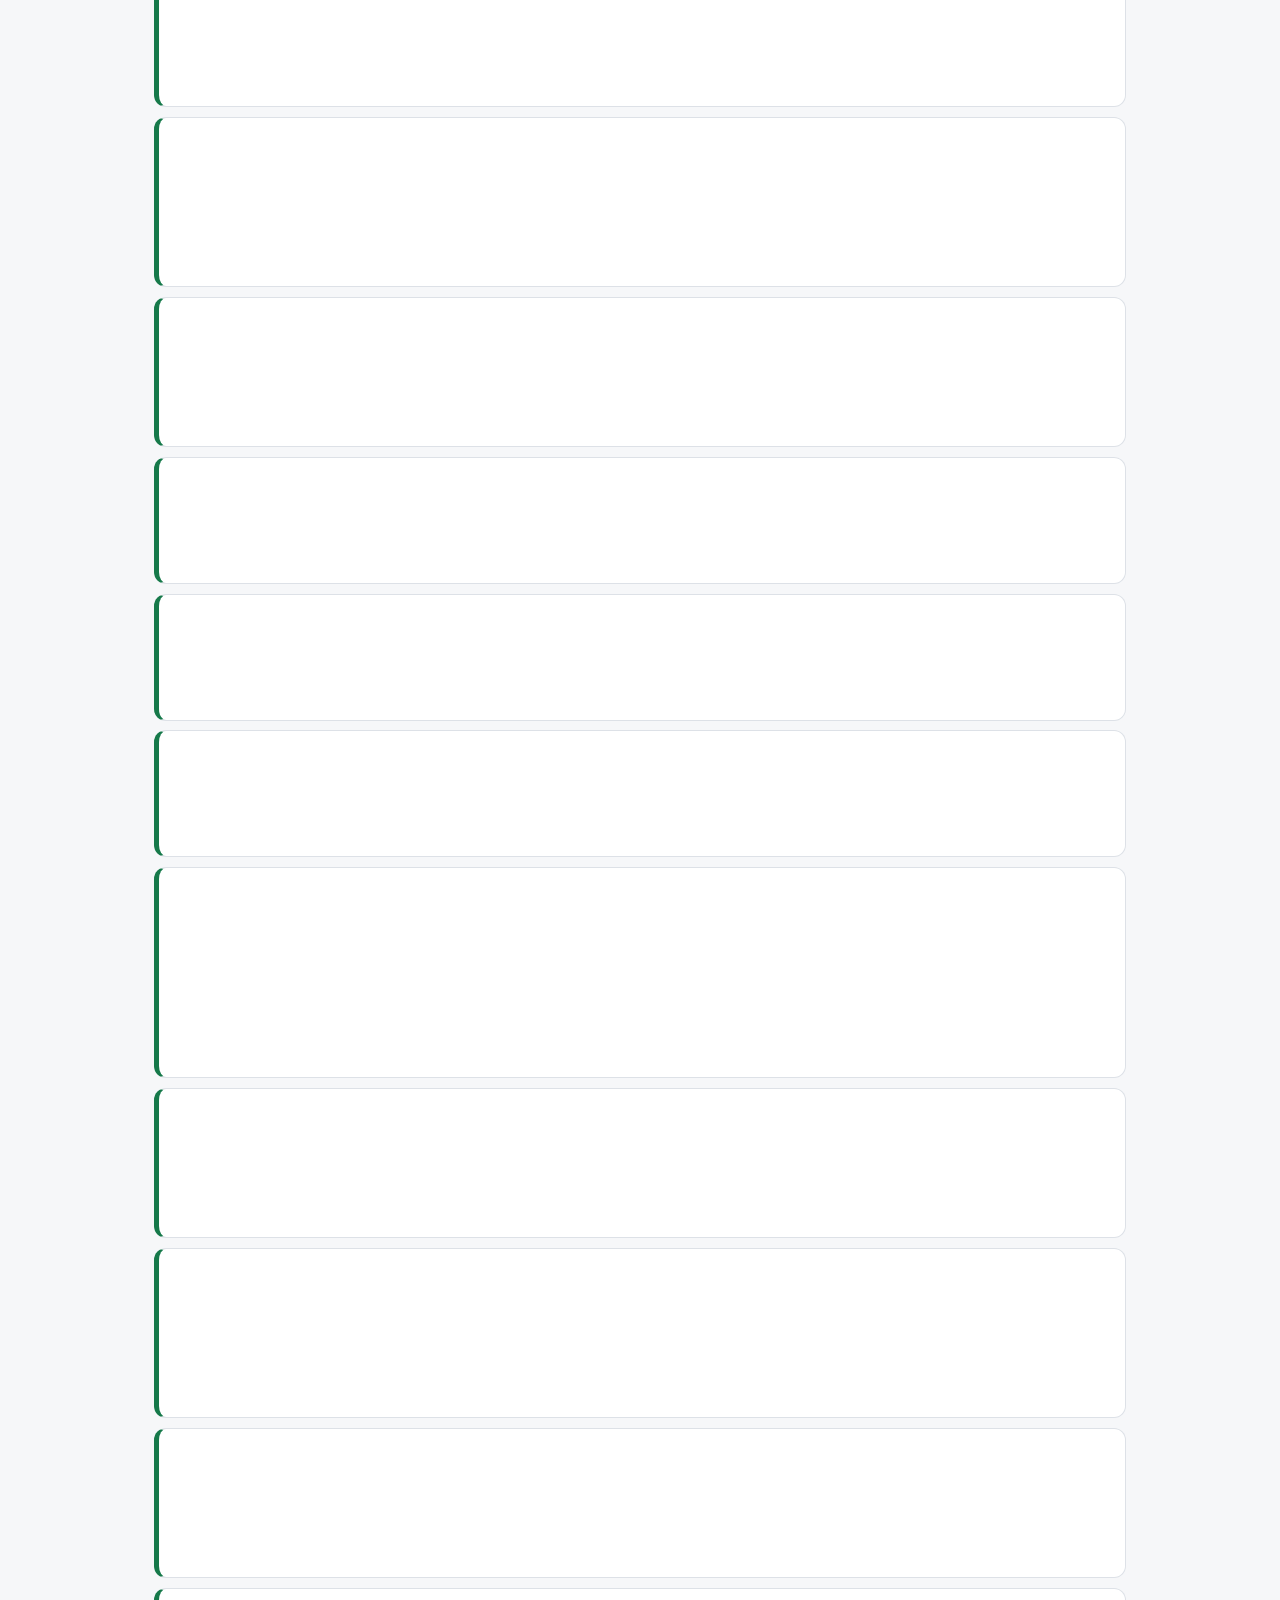
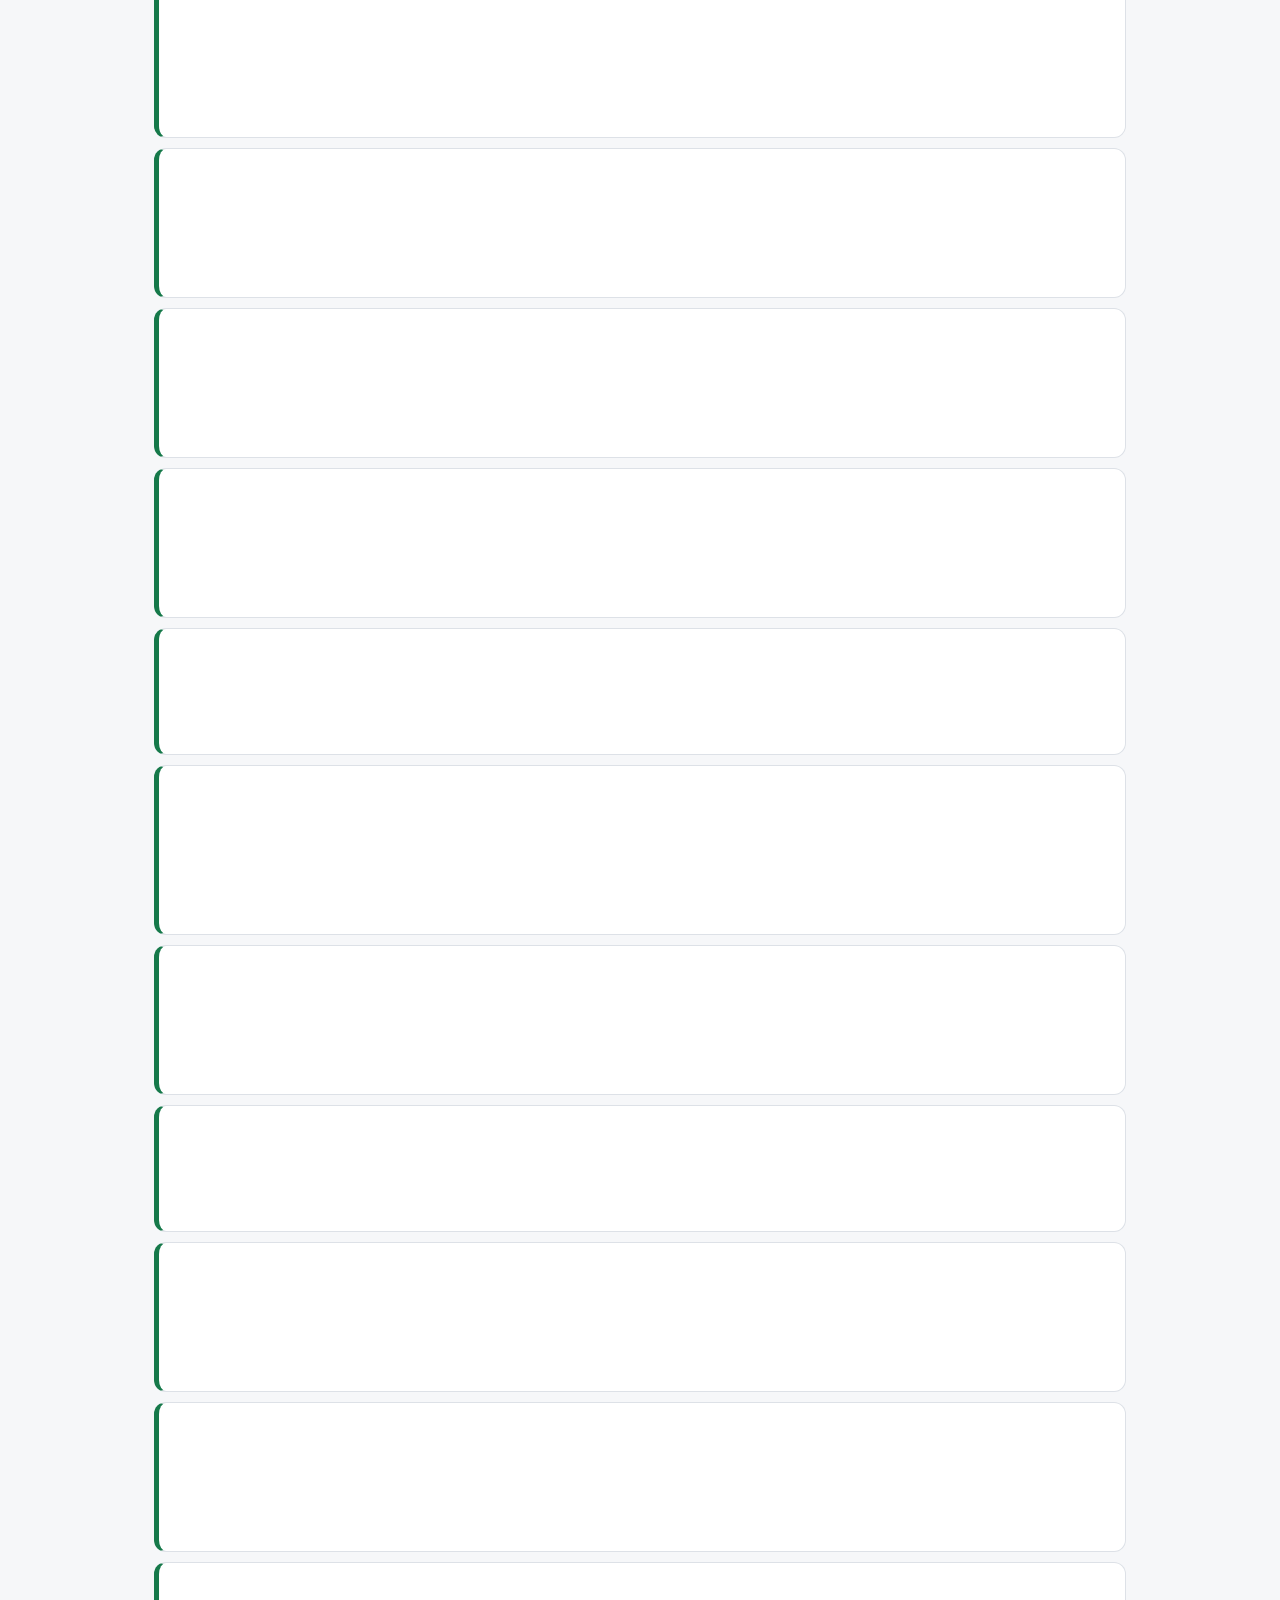
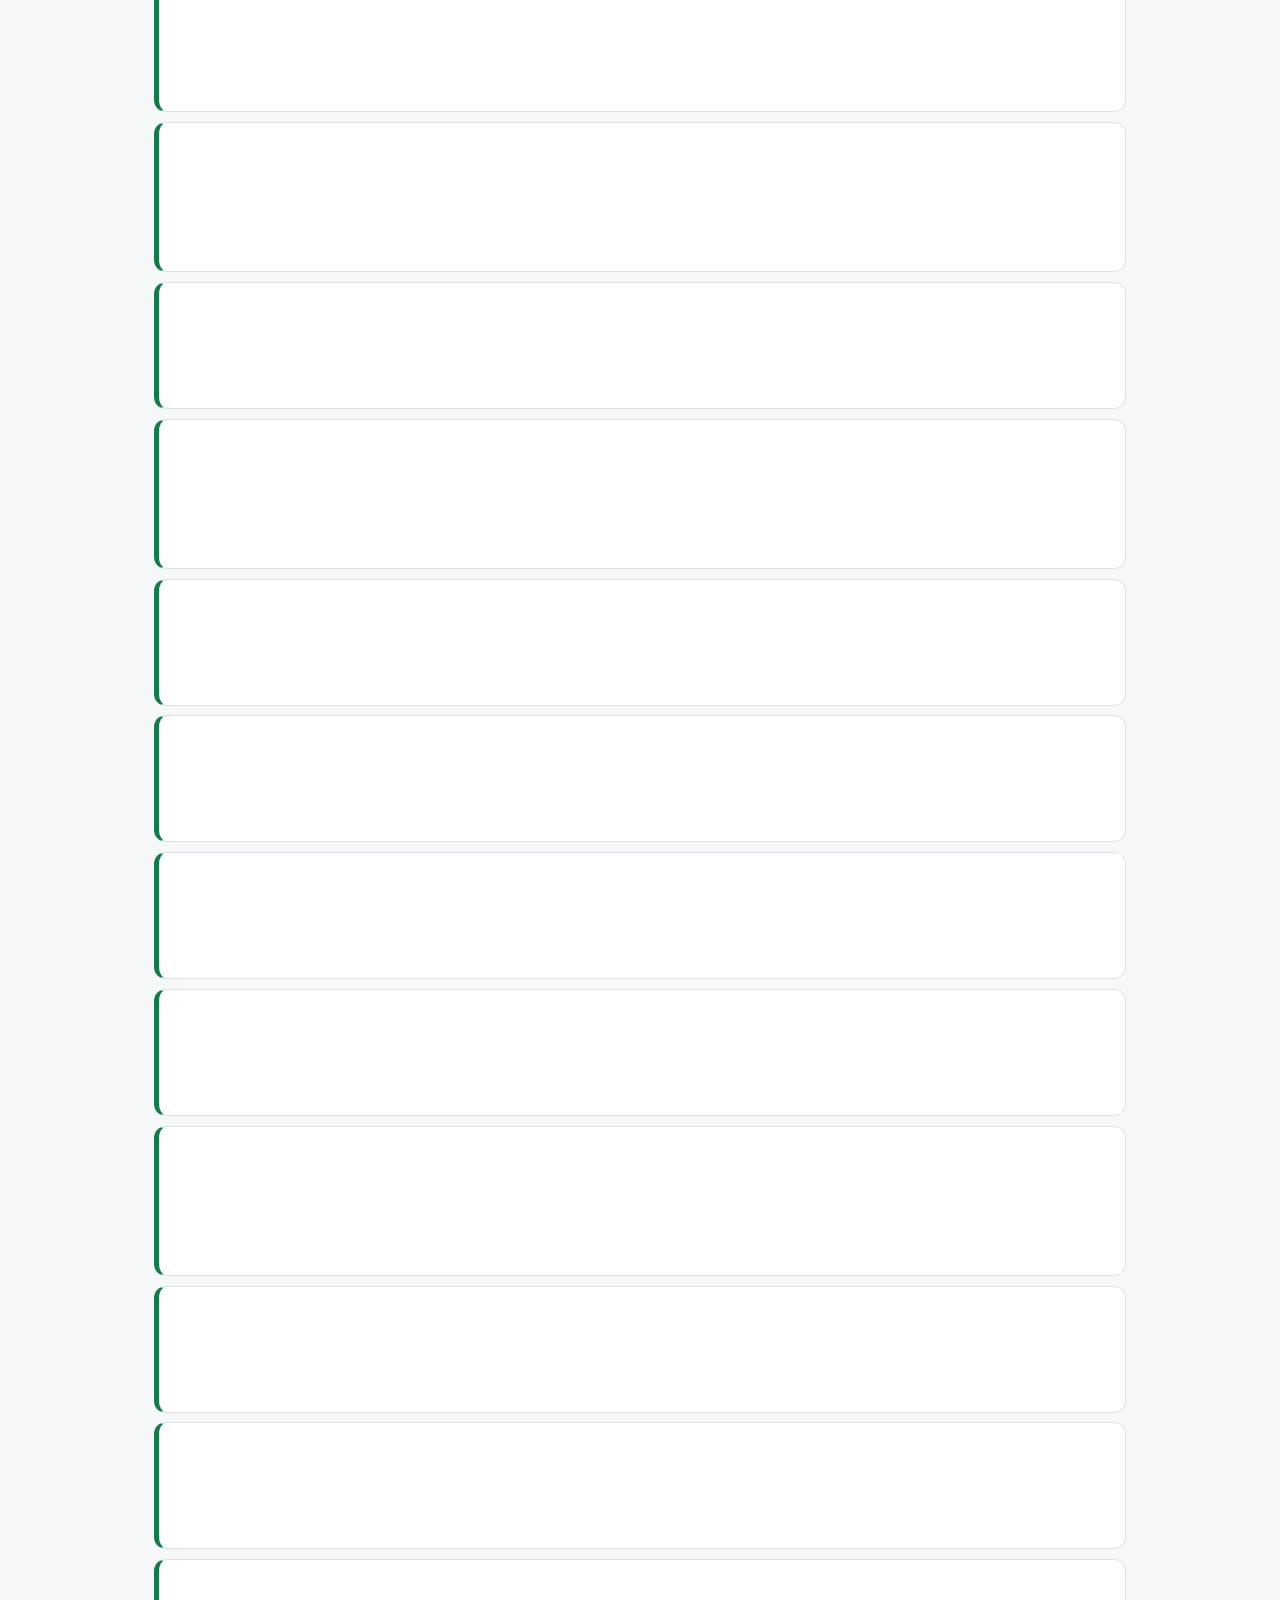
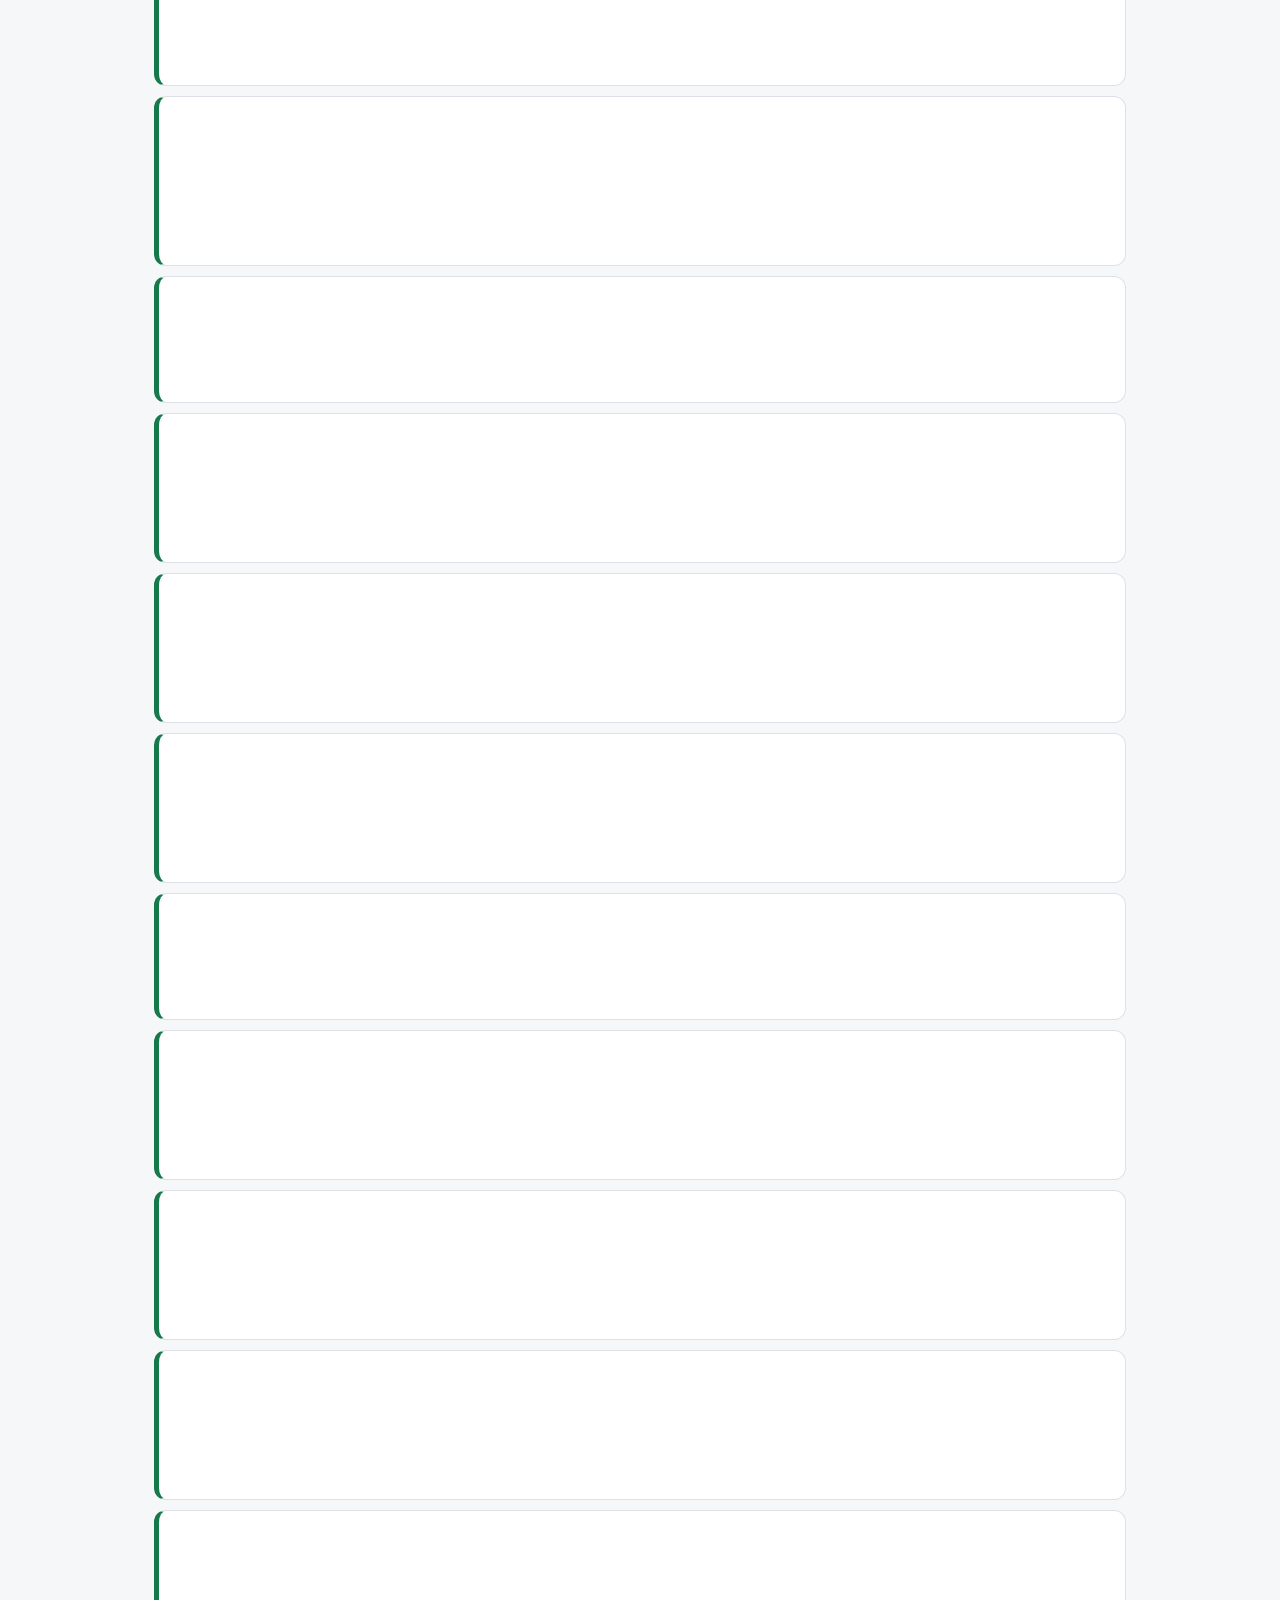
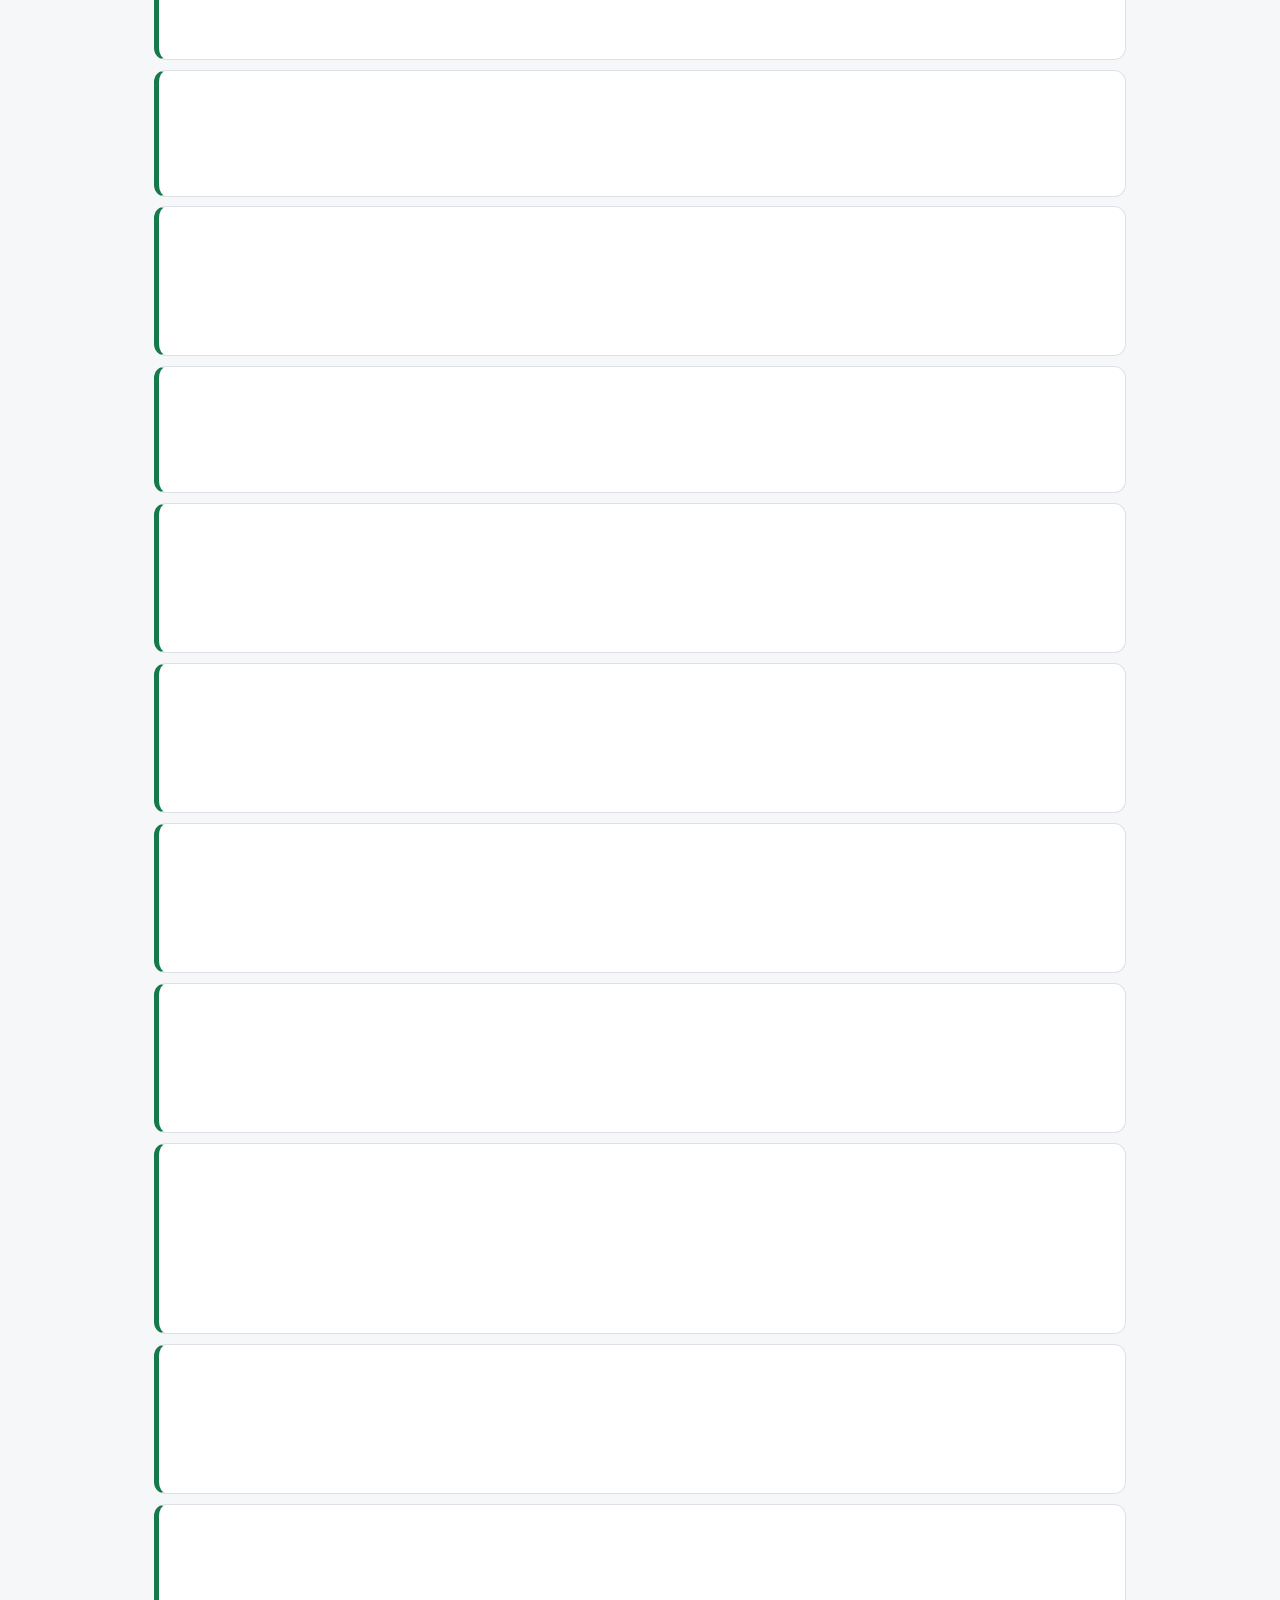
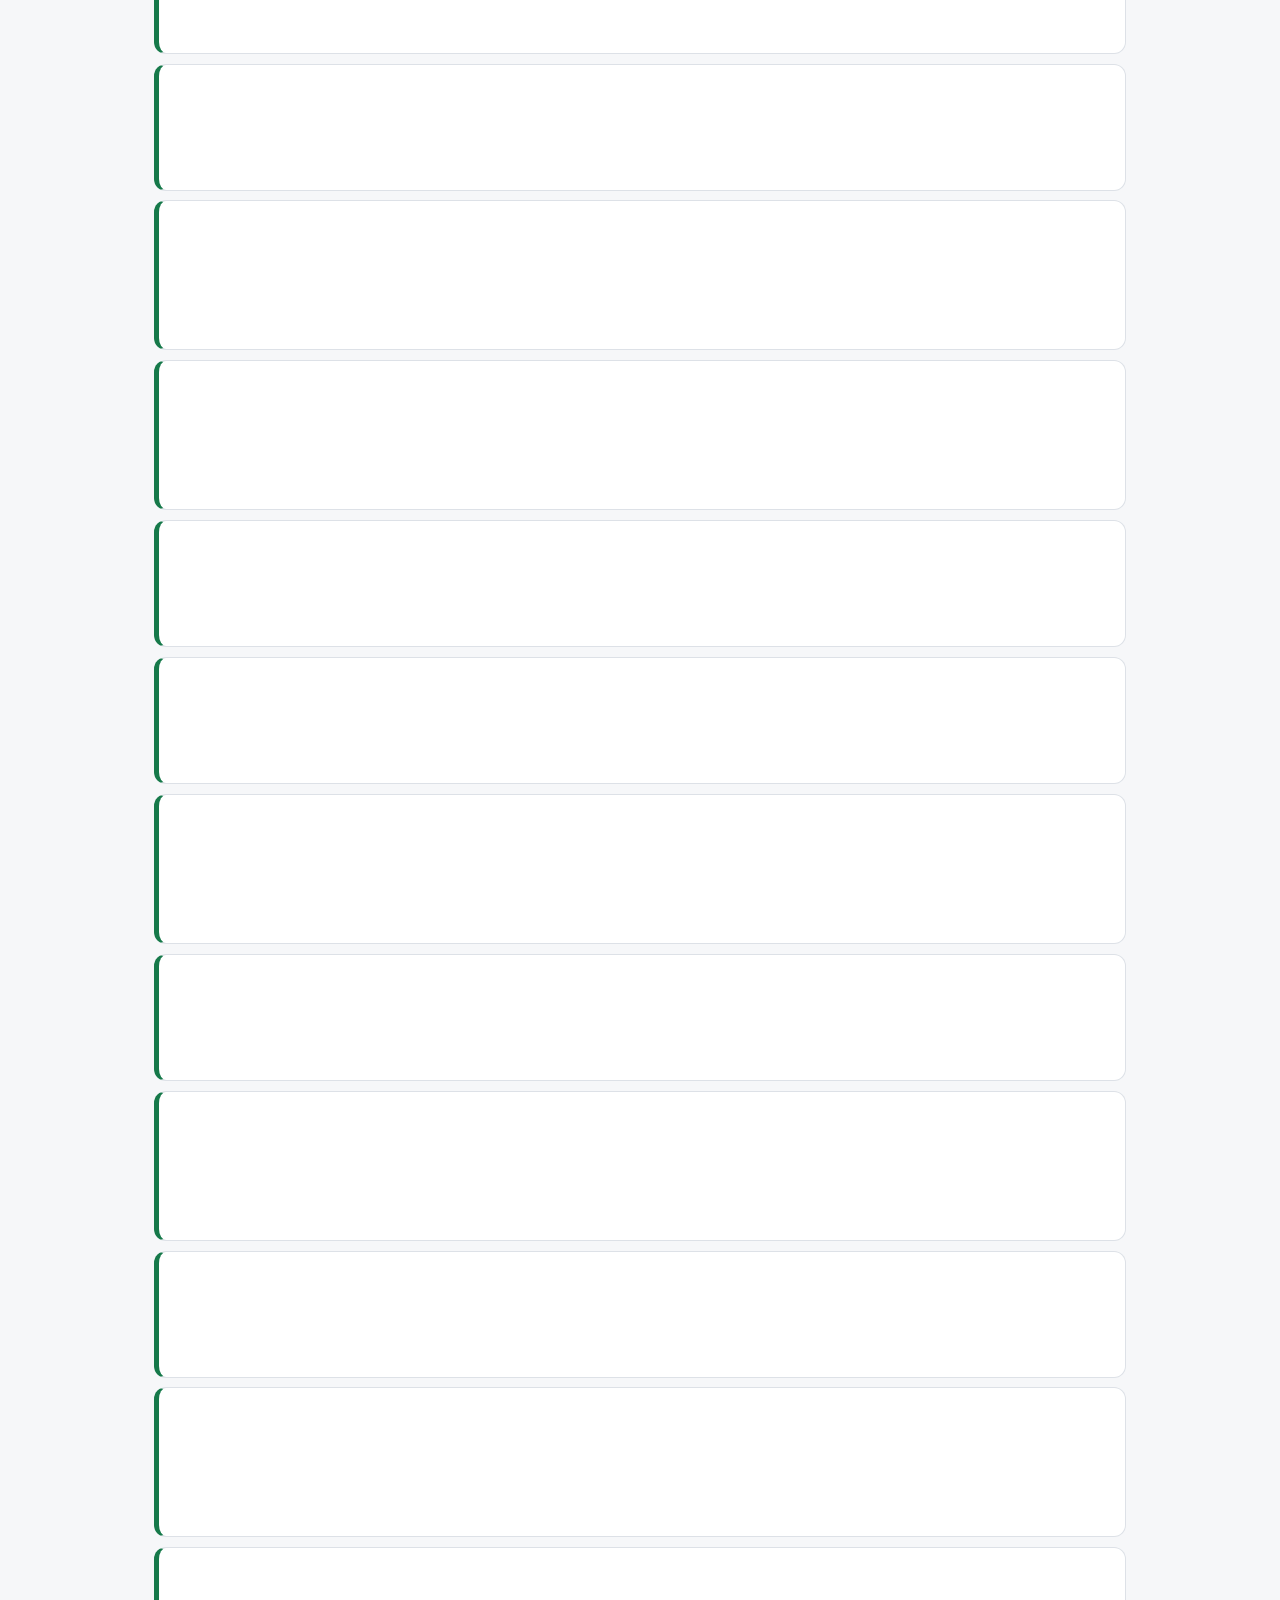
<file: meta-tag.html>
<!DOCTYPE html>
<html lang="it">
<head>
<meta charset="UTF-8">
<meta name="viewport" content="width=device-width, initial-scale=1, viewport-fit=cover">
<title>Meta tag HTML: guida ai tag utili, obsoleti e ignorati (2026)</title>
<meta name="description" content="Guida ai meta e link tag dell&#x27;head HTML: quali servono ancora, quali sono obsoleti o ignorati da Google e dai social. Esempi, valori ammessi e consigli.">
<meta name="author" content="Simone Sorrentino">
<meta name="robots" content="index, follow, max-snippet:-1, max-image-preview:large, max-video-preview:-1">
<link rel="canonical" href="https://mappeconcettuali.altervista.org/meta-tag.html">
<link rel="icon" href="data:image/svg+xml,%3Csvg xmlns='http://www.w3.org/2000/svg' viewBox='0 0 100 100'%3E%3Ctext y='.9em' font-size='90'%3E🏷️%3C/text%3E%3C/svg%3E">
<meta name="color-scheme" content="light dark">
<meta name="theme-color" content="#f6f7f9" media="(prefers-color-scheme: light)">
<meta name="theme-color" content="#13161a" media="(prefers-color-scheme: dark)">
<meta property="og:type" content="article">
<meta property="og:site_name" content="Meta Tag Utility">
<meta property="og:locale" content="it_IT">
<meta property="og:title" content="Meta tag HTML: guida ai tag utili, obsoleti e ignorati (2026)">
<meta property="og:description" content="Guida ai meta e link tag dell&#x27;head HTML: quali servono ancora, quali sono obsoleti o ignorati da Google e dai social. Esempi, valori ammessi e consigli.">
<meta property="og:url" content="https://mappeconcettuali.altervista.org/meta-tag.html">
<meta property="og:image" content="https://mappeconcettuali.altervista.org/og-meta-tag-utility.png">
<meta property="og:image:type" content="image/png">
<meta property="og:image:width" content="1200">
<meta property="og:image:height" content="630">
<meta property="og:image:alt" content="Meta tag HTML: guida ai tag utili, obsoleti e ignorati">
<meta property="article:published_time" content="2026-10-01">
<meta property="article:modified_time" content="2026-10-01">
<meta property="article:author" content="Simone Sorrentino">
<meta name="twitter:card" content="summary_large_image">
<meta name="twitter:title" content="Meta tag HTML: guida ai tag utili, obsoleti e ignorati (2026)">
<meta name="twitter:description" content="Guida ai meta e link tag dell&#x27;head HTML: quali servono ancora, quali sono obsoleti o ignorati da Google e dai social. Esempi, valori ammessi e consigli.">
<meta name="twitter:image" content="https://mappeconcettuali.altervista.org/og-meta-tag-utility.png">
<meta name="twitter:image:alt" content="Meta tag HTML: guida ai tag utili, obsoleti e ignorati">
<script type="application/ld+json">{"@context":"https://schema.org","@type":"TechArticle","headline":"Meta tag HTML: quali usare e quali evitare","description":"Guida ai meta e link tag dell'head HTML: quali servono ancora, quali sono obsoleti o ignorati da Google e dai social. Esempi, valori ammessi e consigli.","inLanguage":"it","url":"https://mappeconcettuali.altervista.org/meta-tag.html","mainEntityOfPage":"https://mappeconcettuali.altervista.org/meta-tag.html","image":"https://mappeconcettuali.altervista.org/og-meta-tag-utility.png","datePublished":"2026-10-01","dateModified":"2026-10-01","isAccessibleForFree":true,"keywords":"meta tag, HTML, SEO, Open Graph, robots, canonical, viewport","about":{"@type":"Thing","name":"Meta tag HTML"},"author":{"@type":"Person","name":"Simone Sorrentino","url":"https://mappeconcettuali.altervista.org/"},"publisher":{"@type":"Organization","name":"Meta Tag Utility","url":"https://mappeconcettuali.altervista.org/"},"copyrightHolder":{"@type":"Person","name":"Simone Sorrentino"},"copyrightYear":2026,"hasPart":[{"@type":"WebPage","name":"Meta tag HTML: Documento e rendering","url":"https://mappeconcettuali.altervista.org/meta-tag-documento-e-rendering.html"},{"@type":"WebPage","name":"Meta tag HTML: Motori di ricerca","url":"https://mappeconcettuali.altervista.org/meta-tag-motori-di-ricerca.html"},{"@type":"WebPage","name":"Meta tag HTML: Social / Open Graph","url":"https://mappeconcettuali.altervista.org/meta-tag-social-open-graph.html"},{"@type":"WebPage","name":"Meta tag HTML: Open Graph: tipi di oggetto e proprietà extra","url":"https://mappeconcettuali.altervista.org/meta-tag-open-graph-extra.html"},{"@type":"WebPage","name":"Meta tag HTML: X / Twitter Cards","url":"https://mappeconcettuali.altervista.org/meta-tag-twitter-x-cards.html"},{"@type":"WebPage","name":"Meta tag HTML: Browser e PWA","url":"https://mappeconcettuali.altervista.org/meta-tag-browser-e-pwa.html"},{"@type":"WebPage","name":"Meta tag HTML: Apple / iOS","url":"https://mappeconcettuali.altervista.org/meta-tag-apple-ios.html"},{"@type":"WebPage","name":"Meta tag HTML: http-equiv, cache e sicurezza","url":"https://mappeconcettuali.altervista.org/meta-tag-http-equiv-cache-sicurezza.html"},{"@type":"WebPage","name":"Meta tag HTML: Verifica proprietà sito","url":"https://mappeconcettuali.altervista.org/meta-tag-verifica-proprieta-sito.html"},{"@type":"WebPage","name":"Meta tag HTML: Custom e framework","url":"https://mappeconcettuali.altervista.org/meta-tag-custom-e-framework.html"},{"@type":"WebPage","name":"Meta tag HTML: Link tag (<link>)","url":"https://mappeconcettuali.altervista.org/meta-tag-link-tag.html"},{"@type":"WebPage","name":"Meta tag HTML: Geo e contatti","url":"https://mappeconcettuali.altervista.org/meta-tag-geo-e-contatti.html"},{"@type":"WebPage","name":"Meta tag HTML: Microsoft / Internet Explorer","url":"https://mappeconcettuali.altervista.org/meta-tag-microsoft-internet-explorer.html"}]}</script>
<script>document.documentElement.classList.add("js")</script>
<link rel="stylesheet" href="resource/meta-tag.css?v=20261021b">
<noscript><style>.bar,.fl,.cp,.up{display:none}header .sub{display:block!important}.stats button{pointer-events:none}</style></noscript>
</head>
<body>
<a class="skip" href="#out">Vai ai contenuti</a>
<div class="w">
<header>
<h1>Meta tag HTML: quali usare e quali evitare</h1>
<p class="by">Di <strong>Simone Sorrentino</strong></p>
<p class="sub" id="sub">Guida pratica ai meta e link tag dell'<code>&lt;head&gt;</code>: 242 schede divise in 13 categorie. Per ognuna scopri se il tag è ancora <b>attivo</b>, <b>obsoleto</b>, <b>ignorato</b> o <b>dismesso</b>, come si scrive e con quali valori. Cerca un tag qui sotto o scegli una categoria.</p>
<div class="stats" role="group" aria-label="Filtra per stato"><button type="button" class="b s-ok" data-st="ok" aria-pressed="false">● 126 attivi</button><button type="button" class="b s-old" data-st="old" aria-pressed="false">● 26 obsoleti</button><button type="button" class="b s-ign" data-st="ign" aria-pressed="false">● 61 ignorati</button><button type="button" class="b s-dead" data-st="dead" aria-pressed="false">● 29 dismessi</button></div>
</header>
<main>
<details class="in"><summary><h2 class="sh">Cos'è un meta tag? Parti da qui</h2></summary>
<p>Un <b>meta tag</b> è una nota scritta nell'<code>&lt;head&gt;</code> della pagina. Non si vede, ma browser, motori di ricerca e social la leggono per sapere <i>come trattare</i> la pagina: in che lingua è, come mostrarla in anteprima, se indicizzarla.</p>
<div class='cb'><button type='button' class='cp'>Copia</button><pre>&lt;meta name="description" content="<mark>Riassunto della pagina</mark>"&gt;</pre></div>
<details class="dd" open><summary><h3 class="hh">Kit minimo consigliato</h3></summary>
<div class='cb'><button type='button' class='cp'>Copia</button><pre>&lt;meta charset="UTF-8"&gt;
&lt;meta name="viewport" content="width=device-width, initial-scale=1"&gt;
&lt;title&gt;Titolo della pagina&lt;/title&gt;
&lt;meta name="description" content="Riassunto di circa 150 caratteri"&gt;
&lt;link rel="canonical" href="https://esempio.it/pagina"&gt;
&lt;meta property="og:title" content="Titolo"&gt;
&lt;meta property="og:description" content="Descrizione"&gt;
&lt;meta property="og:image" content="https://esempio.it/cover.jpg"&gt;</pre></div>
</details>
<details class="dd"><summary><h3 class="hh">Le tre parti di ogni tag</h3></summary>
<p>Non confonderle, sono cose diverse:</p>
<ol class="vl">
<li><b>Nome del tag</b> (<code>meta</code>): dice che tipo di elemento è. Per i meta è sempre <code>meta</code>; per i collegamenti è <code>link</code>. Sta subito dopo il <code>&lt;</code>.</li>
<li><b>Attributo</b> (<code>name</code>, <code>content</code>): un'etichetta scritta dentro il tag, prima del segno <code>=</code>. Dice che ruolo ha il dato che segue. Gli attributi sono fissi e li decide l'HTML.</li>
<li><b>Valore</b> (<code>"description"</code>, <code>"Riassunto della pagina"</code>): il dato tra virgolette, dopo il <code>=</code>. Il valore di <code>name</code> è scelto tra quelli esistenti (qui <code>description</code>); il valore di <code>content</code> lo scrivi tu (evidenziato sopra).</li>
</ol>
<p>In pratica <code>name</code> e <code>content</code> lavorano in coppia: <code>name</code> dice <i>quale</i> informazione stai dando, <code>content</code> contiene l'informazione. Nelle schede di questa pagina il nome in evidenza (per esempio <code>description</code> o <code>og:title</code>) è il <b>valore</b> dell'attributo <code>name</code>, <code>property</code>, <code>http-equiv</code> o <code>rel</code>: per comodità lo chiamiamo "tag".</p>
</details>
<details class="dd"><summary><h3 class="hh">Le 4 famiglie di tag</h3></summary>
<p>Cioè gli attributi che indicano di che tipo è il tag, quelle che incontrerai:</p>
<ol class="vl"><li><code>name=</code> informazioni per browser e motori di ricerca</li><li><code>property=</code> anteprime social (Open Graph)</li><li><code>http-equiv=</code> prova a simulare un header HTTP (oggi meglio impostarlo dal server)</li><li><code>&lt;link rel=&gt;</code> collega la pagina a un'altra risorsa: feed, icone, versione canonica</li></ol>
</details>
<details class="dd"><summary><h3 class="hh">Più valori in un tag: quale delimitatore usare</h3></summary>
<p>Alcuni tag accettano più valori nello stesso <code>content</code>. Il separatore dipende dal tag: non indovinarlo, leggi la riga «Più valori» nella scheda.</p>
<ol class="vl">
<li><b>Virgola</b> (<code>,</code>): <code>robots</code>, <code>viewport</code>, <code>accept-ch</code>, <code>format-detection</code>. Esempio: <code>noindex, nofollow</code>.</li>
<li><b>Punto e virgola</b> (<code>;</code>): <code>content-security-policy</code> (tra le direttive), <code>delegate-ch</code>, <code>refresh</code>. Esempio: <code>5; url=/nuova-pagina</code>.</li>
<li><b>Spazio</b>: <code>color-scheme</code> (<code>light dark</code>) e l'attributo <code>sizes</code> delle icone. Anche dentro una direttiva CSP le fonti si separano con uno spazio.</li>
<li><b>Nessun delimitatore</b>: per i tag Open Graph ripetibili (<code>article:tag</code>, <code>og:image</code>…) ripeti l'intero tag, uno per valore.</li>
</ol>
</details>
<details class="dd"><summary><h3 class="hh">Come usare questa pagina</h3></summary>
<p>Apri «Dettagli» in una scheda per la spiegazione completa. In alto ci sono i tag ancora in uso, con ⭐ sugli <b>essenziali</b>; nel riquadro rosso in fondo trovi obsoleti, ignorati e dismessi. Le categorie «Open Graph: tipi di oggetto e proprietà extra» e «X / Twitter Cards» raccolgono le proprietà Open Graph avanzate e le card di X.</p>
</details>
<p>💡 <b>Regola d'oro:</b> pochi tag giusti battono una lista lunga. Se non sai a cosa serve un tag, non metterlo.</p></details>
<nav class="toc" aria-label="Indice delle categorie"><details open><summary>Indice per categoria</summary>
<p class="tg">Tag ancora in uso</p><ul><li><a href="meta-tag-documento-e-rendering.html#attivi-doc">Documento e rendering<span class="ct">5</span></a></li><li><a href="meta-tag-motori-di-ricerca.html#attivi-seo">Motori di ricerca<span class="ct">8</span></a></li><li><a href="meta-tag-social-open-graph.html#attivi-social">Social / Open Graph<span class="ct">17</span></a></li><li><a href="meta-tag-open-graph-extra.html#attivi-ogx">Open Graph: tipi di oggetto e proprietà extra<span class="ct">40</span></a></li><li><a href="meta-tag-twitter-x-cards.html#attivi-tw">X / Twitter Cards<span class="ct">7</span></a></li><li><a href="meta-tag-browser-e-pwa.html#attivi-browser">Browser e PWA<span class="ct">5</span></a></li><li><a href="meta-tag-apple-ios.html#attivi-apple">Apple / iOS<span class="ct">4</span></a></li><li><a href="meta-tag-http-equiv-cache-sicurezza.html#attivi-http">http-equiv, cache e sicurezza<span class="ct">6</span></a></li><li><a href="meta-tag-verifica-proprieta-sito.html#attivi-verify">Verifica proprietà sito<span class="ct">8</span></a></li><li><a href="meta-tag-custom-e-framework.html#attivi-custom">Custom e framework<span class="ct">6</span></a></li><li><a href="meta-tag-link-tag.html#attivi-link">Link tag (&lt;link&gt;)<span class="ct">20</span></a></li></ul>

<p class="tg">Obsoleti, ignorati e dismessi</p><ul class="arch"><li><a href="meta-tag-documento-e-rendering.html#archivio-doc">Documento e rendering<span class="ct">19</span></a></li><li><a href="meta-tag-motori-di-ricerca.html#archivio-seo">Motori di ricerca<span class="ct">19</span></a></li><li><a href="meta-tag-social-open-graph.html#archivio-social">Social / Open Graph<span class="ct">6</span></a></li><li><a href="meta-tag-twitter-x-cards.html#archivio-tw">X / Twitter Cards<span class="ct">1</span></a></li><li><a href="meta-tag-browser-e-pwa.html#archivio-browser">Browser e PWA<span class="ct">1</span></a></li><li><a href="meta-tag-apple-ios.html#archivio-apple">Apple / iOS<span class="ct">2</span></a></li><li><a href="meta-tag-http-equiv-cache-sicurezza.html#archivio-http">http-equiv, cache e sicurezza<span class="ct">10</span></a></li><li><a href="meta-tag-verifica-proprieta-sito.html#archivio-verify">Verifica proprietà sito<span class="ct">4</span></a></li><li><a href="meta-tag-custom-e-framework.html#archivio-custom">Custom e framework<span class="ct">1</span></a></li><li><a href="meta-tag-link-tag.html#archivio-link">Link tag (&lt;link&gt;)<span class="ct">25</span></a></li><li><a href="meta-tag-geo-e-contatti.html#archivio-geo">Geo e contatti<span class="ct">14</span></a></li><li><a href="meta-tag-microsoft-internet-explorer.html#archivio-ms">Microsoft / Internet Explorer<span class="ct">14</span></a></li></ul></details></nav>
<div class="list">
<div class="bar" role="search"><div class="tb"><div class="sb"><label class="vh" for="q">Cerca un tag o una parola</label><input id="q" type="search" autocomplete="off" placeholder="Cerca un tag in tutte le categorie (es. og:, apple, cache…)"></div><label class="vh" for="hf">Filtra per stato</label><select id="hf" title="Filtra per stato"><option value="">Tutti gli stati</option><option value="ess">⭐ Essenziali</option><option value="ok">Attivi</option><option value="old">Obsoleti</option><option value="dead">Dismessi</option><option value="ign">Ignorati</option></select><button type="button" id="rs" class="lk" aria-label="Azzera ricerca" hidden>✕<span class="dm"> Azzera</span></button></div><div class="cap cr"><span id="cnt" aria-live="polite"></span><label class="gl" for="go">Indice:</label><select id="go" title="Indice: vai a una categoria"></select></div></div>
<div id="out"></div>
<p class="e" id="none" hidden>Nessun risultato</p>
</div>
<section class="src"><h2 class="st">Fonti e approfondimenti</h2>
<ol class="vl">
<li><a href="https://developer.mozilla.org/en-US/docs/Web/HTML/Element/meta" rel="noopener" target="_blank">MDN Web Docs: l'elemento &lt;meta&gt;</a></li>
<li><a href="https://developers.google.com/search/docs/crawling-indexing/special-tags" rel="noopener" target="_blank">Google Search Central: meta tag supportati da Google</a></li>
<li><a href="https://ogp.me/" rel="noopener" target="_blank">The Open Graph protocol</a></li>
<li><a href="https://html.spec.whatwg.org/multipage/semantics.html" rel="noopener" target="_blank">Specifica HTML (WHATWG): semantica e metadati</a></li>
</ol></section>
</main>
<footer>© 2026 Simone Sorrentino · Meta Tag Utility · guida a scopo didattico · aggiornata a settembre 2026.</footer>
</div>
<button type="button" id="up" class="up" aria-label="Torna su" hidden>↑</button>
<div class="vh" id="live" role="status"></div>
<script src="resource/meta-tag-index.js?v=20261021b" defer></script>
<script src="resource/meta-tag-hub.js?v=20261021b" defer></script>
</body>
</html>
</file>
<file: resource/meta-tag.css>
:root {
  box-sizing: border-box;
  padding-top: env(safe-area-inset-top, 0px);
  padding-bottom: env(safe-area-inset-bottom, 0px);
  --bg: #f6f7f9;
  --card: #fff;
  --tx: #1b1f24;
  --mu: #5d6673;
  --bd: #dde1e7;
  --ac: #2f5bea;
  --ok: #16794a;
  --okb: #e3f5ec;
  --old: #5f6772;
  --oldb: #eceef1;
  --dead: #b42318;
  --deadb: #fde7e5;
}
@media (prefers-color-scheme: dark) {
  :root:not([data-theme="light"]) {
    --bg: #13161a;
    --card: #1c2026;
    --tx: #e8eaed;
    --mu: #9aa3af;
    --bd: #2d333b;
    --ac: #7c9cff;
    --ok: #5fd39a;
    --okb: #14311f;
    --old: #b3bcc8;
    --oldb: #2a2f36;
    --dead: #ff8a80;
    --deadb: #3d1714;
  }
}
:root[data-theme="dark"] {
  --bg: #13161a;
  --card: #1c2026;
  --tx: #e8eaed;
  --mu: #9aa3af;
  --bd: #2d333b;
  --ac: #7c9cff;
  --ok: #5fd39a;
  --okb: #14311f;
  --old: #b3bcc8;
  --oldb: #2a2f36;
  --dead: #ff8a80;
  --deadb: #3d1714;
}
* {
  box-sizing: border-box;
}
a {
  color: rgb(158, 158, 255);
}
body {
  margin: 0;
  background: var(--bg);
  color: var(--tx);
  font:
    15px/1.5 system-ui,
    -apple-system,
    "Segoe UI",
    sans-serif;
}
.w {
  max-width: 1000px;
  margin: 0 auto;
  padding: 20px 14px 60px;
}
h1 {
  font-size: 1.5rem;
  margin: 0 0 4px;
}
.sub {
  color: var(--mu);
  margin: 0 0 16px;
}
.bar {
  position: sticky;
  top: env(safe-area-inset-top, 0px);
  background: var(--bg);
  padding: 10px 0;
  z-index: 5;
  border-bottom: 1px solid var(--bd);
}
input {
  width: 100%;
  padding: 10px 12px;
  border: 1px solid var(--bd);
  border-radius: 10px;
  background: var(--card);
  color: var(--tx);
  font: inherit;
}
.chips {
  display: flex;
  flex-wrap: wrap;
  gap: 6px;
  margin-top: 8px;
}
button {
  border: 1px solid var(--bd);
  background: var(--card);
  color: var(--tx);
  border-radius: 999px;
  padding: 5px 11px;
  font: inherit;
  font-size: 13px;
  cursor: pointer;
}
button.on {
  background: var(--ac);
  color: #fff;
  border-color: var(--ac);
}
.leg {
  display: flex;
  flex-wrap: wrap;
  gap: 8px;
  margin: 14px 0;
  font-size: 13px;
}
.b {
  display: inline-block;
  padding: 2px 9px;
  border-radius: 999px;
  font-size: 12px;
  font-weight: 600;
}
.s-ok {
  background: var(--okb);
  color: var(--ok);
}
.s-old {
  background: var(--oldb);
  color: var(--old);
}
.s-dead {
  background: var(--deadb);
  color: var(--dead);
}
.t {
  background: var(--bg);
  border: 1px solid var(--bd);
  color: var(--mu);
}
h3 {
  font-size: 1.1rem;
  margin: 26px 0 4px;
}
.d {
  color: var(--mu);
  margin: 0 0 10px;
  font-size: 13px;
}
.c {
  background: var(--card);
  border: 1px solid var(--bd);
  border-left: 5px solid var(--ok);
  border-radius: 10px;
  padding: 10px 12px;
  margin-bottom: 8px;
}
.c.old {
  border-left-color: var(--old);
  background: linear-gradient(var(--oldb), var(--oldb)), var(--card);
  background-blend-mode: normal;
}
.c.dead {
  border-left-color: var(--dead);
  background: var(--deadb);
}
.c.old {
  background: var(--oldb);
}
.h {
  display: flex;
  flex-wrap: wrap;
  gap: 6px;
  align-items: center;
}
code {
  font:
    600 13px ui-monospace,
    Menlo,
    Consolas,
    monospace;
  word-break: break-all;
}
.dead code {
  text-decoration: line-through;
  text-decoration-thickness: 1px;
}
.v {
  margin-top: 6px;
  font-size: 13.5px;
}
.v b {
  color: var(--mu);
  font-weight: 600;
}
.n {
  margin-top: 3px;
  font-size: 13.5px;
  color: var(--mu);
}
.e {
  text-align: center;
  color: var(--mu);
  padding: 30px;
}

.c {
  cursor: pointer;
}
.c:hover {
  box-shadow: 0 2px 10px rgba(0, 0, 0, 0.15);
}
.c:focus-visible {
  outline: 2px solid var(--ac);
}
.st {
  font-size: 1.25rem;
  font-weight: 700;
  margin: 26px 0 0;
}
.box {
  margin-top: 36px;
  padding: 4px 16px 14px;
  border: 2px dashed var(--dead);
  border-radius: 16px;
}
.box .st {
  margin-top: 14px;
  color: var(--dead);
}
.s-ign {
  background: #ece8fa;
  color: #5b3fb0;
}
.c.ign {
  border-left-color: #7a5fd0;
  background: #f1eefb;
}
@media (prefers-color-scheme: dark) {
  :root:not([data-theme="light"]) .s-ign {
    background: #2a2445;
    color: #b7a4ff;
  }
  :root:not([data-theme="light"]) .c.ign {
    background: #241f3a;
  }
}
:root[data-theme="dark"] .s-ign {
  background: #2a2445;
  color: #b7a4ff;
}
:root[data-theme="dark"] .c.ign {
  background: #241f3a;
}

.bar {
  margin: 0 -14px;
  padding: 8px 14px;
}
input {
  font-size: 16px;
}
.fl {
  margin: 0 -14px;
  padding: 0 14px;
}
.fl .chips {
  flex-wrap: nowrap;
  overflow-x: auto;
  padding: 2px 14px 6px;
  margin: 6px -14px 0;
  scrollbar-width: none;
  -webkit-overflow-scrolling: touch;
}
.fl .chips::-webkit-scrollbar {
  display: none;
}
.fl button {
  white-space: nowrap;
  flex: 0 0 auto;
}
.fl .chips {
  overscroll-behavior-x: contain;
}
@media (max-width: 600px) {
  .w {
    padding: 14px 14px 50px;
  }
  h1 {
    font-size: 1.3rem;
  }
  .leg {
    font-size: 12px;
  }
}

.in {
  background: var(--card);
  border: 1px solid var(--bd);
  border-radius: 12px;
  padding: 12px 16px;
  margin: 0 0 14px;
}
.in summary {
  cursor: pointer;
  font-weight: 700;
}
.in p {
  margin: 8px 0;
}
.in ul {
  margin: 6px 0;
  padding-left: 20px;
}
.in pre,
.c pre {
  margin: 0;
  padding: 10px;
  background: var(--bg);
  border: 1px solid var(--bd);
  border-radius: 8px;
  overflow-x: auto;
  font-size: 12.5px;
  white-space: pre-wrap;
  word-break: break-all;
}
mark {
  background: rgba(255, 200, 0, 0.4);
  color: inherit;
  border-radius: 3px;
  padding: 0 2px;
}
.cap {
  font-size: 12px;
  color: var(--mu);
  margin-top: 4px;
}
.c .wd {
  background: var(--bg);
  border-radius: 8px;
  padding: 10px;
  border-left: 4px solid var(--ac);
}
ol.vl {
  margin: 4px 0 0;
  padding-left: 26px;
  font-size: 13px;
}
ol.vl li {
  margin: 2px 0;
}
@media (min-width: 700px) {
  .c ol.vl {
    columns: 2;
    column-gap: 24px;
  }
}

:root {
  --gold: #c8961a;
}
@media (prefers-color-scheme: dark) {
  :root:not([data-theme="light"]) {
    --gold: #f2c14e;
  }
}
:root[data-theme="dark"] {
  --gold: #f2c14e;
}
.c.ess {
  border-color: var(--gold);
}

[hidden] {
  display: none !important;
}
.vh {
  position: absolute;
  width: 1px;
  height: 1px;
  overflow: hidden;
  clip: rect(0 0 0 0);
}
.skip {
  position: absolute;
  left: -999px;
}
.skip:focus {
  left: 8px;
  top: 8px;
  background: var(--card);
  padding: 6px 10px;
  z-index: 30;
}
.c h4 {
  margin: 0;
  font-size: inherit;
}
.pl {
  color: var(--mu);
  text-decoration: none;
  font-size: 12px;
}
.pl:hover,
.pl:focus {
  color: var(--ac);
}
.c details {
  margin-top: 8px;
  border-top: 1px dashed var(--bd);
  padding-top: 6px;
  cursor: auto;
}
.c summary {
  cursor: pointer;
  color: var(--ac);
  font-size: 13px;
}
.c details p {
  margin: 0;
}
.c details p.lb,
.lb {
  margin: 14px 0 4px;
  font-size: 12px;
  text-transform: uppercase;
  letter-spacing: 0.05em;
  color: var(--mu);
  font-weight: 700;
}
.toc {
  background: var(--card);
  border: 1px solid var(--bd);
  border-radius: 12px;
  padding: 12px 16px;
  margin: 0 0 14px;
}
.toc summary {
  cursor: pointer;
  font-weight: 700;
}
.toc summary:focus-visible {
  outline: 2px solid var(--ac);
  outline-offset: 3px;
  border-radius: 6px;
}
.toc .tg {
  margin: 14px 0 6px;
  font-size: 12px;
  text-transform: uppercase;
  letter-spacing: 0.05em;
  color: var(--mu);
  font-weight: 700;
}
.toc ul {
  list-style: none;
  margin: 0;
  padding: 0;
  display: flex;
  flex-wrap: wrap;
  gap: 8px;
}
.toc a {
  display: inline-flex;
  align-items: center;
  gap: 8px;
  padding: 7px 12px;
  border: 1px solid var(--bd);
  border-radius: 999px;
  background: var(--bg);
  color: var(--tx);
  text-decoration: none;
  font-size: 13.5px;
  transition:
    background 0.15s,
    border-color 0.15s,
    color 0.15s;
}
.toc a:hover,
.toc a:focus-visible {
  border-color: var(--ac);
  color: var(--ac);
  outline: none;
}
.toc a:focus-visible {
  box-shadow: 0 0 0 2px var(--ac);
}
.toc .ct {
  background: var(--oldb);
  color: var(--mu);
  border-radius: 999px;
  padding: 0 7px;
  font-size: 12px;
  font-weight: 600;
  line-height: 1.6;
}
.toc a:hover .ct,
.toc a:focus-visible .ct {
  background: var(--ac);
  color: #fff;
}
.toc .arch a {
  border-style: dashed;
}
.src li {
  margin: 4px 0;
}
footer {
  margin-top: 30px;
  color: var(--mu);
  font-size: 13px;
  border-top: 1px solid var(--bd);
  padding-top: 12px;
}
.fl button {
  padding: 8px 13px;
}
.c summary {
  padding: 8px 0;
}
.pl {
  padding: 6px 8px;
}
.toc summary {
  padding: 6px 0;
}
.toc a {
  padding: 9px 13px;
}
html {
  scroll-behavior: smooth;
}
@media (prefers-reduced-motion: reduce) {
  html {
    scroll-behavior: auto;
  }
  * {
    transition: none !important;
  }
}
.c,
.cs,
.grp {
  scroll-margin-top: 150px;
}
header {
  padding: 18px 20px 16px;
  margin: 0 0 14px;
  background: var(--card);
  border: 1px solid var(--bd);
  border-top: 4px solid var(--ac);
  border-radius: 16px;
}
h1 {
  font-size: 1.75rem;
  line-height: 1.2;
  letter-spacing: -0.01em;
}
header .sub {
  margin: 6px 0 0;
}
.stats {
  display: flex;
  flex-wrap: wrap;
  gap: 6px;
  margin: 12px 0 0;
}
.stats .b {
  font-size: 12.5px;
}
.tb {
  display: flex;
  gap: 8px;
  align-items: center;
  flex-wrap: wrap;
}
.sb {
  flex: 1 1 240px;
  min-width: 0;
}
select {
  font: inherit;
  font-size: 14px;
  padding: 10px 12px;
  border: 1px solid var(--bd);
  border-radius: 10px;
  background: var(--card);
  color: var(--tx);
  cursor: pointer;
}
.tbb {
  border-radius: 10px;
  padding: 10px 14px;
  font-size: 14px;
}
.tbb[aria-pressed="true"] {
  background: var(--ac);
  color: #fff;
  border-color: var(--ac);
}
button:focus-visible,
select:focus-visible,
input:focus-visible {
  outline: 2px solid var(--ac);
  outline-offset: 2px;
}
.bar .cap {
  margin-top: 6px;
}
.leg-d {
  margin: 10px 0;
}
.leg-d summary {
  cursor: pointer;
  color: var(--mu);
  font-size: 13px;
  padding: 4px 0;
}
.leg-d .leg {
  margin: 8px 0 0;
}
.c {
  border-radius: 12px;
  padding: 12px 14px;
  margin-bottom: 10px;
  transition:
    box-shadow 0.15s,
    transform 0.15s;
}
.c:hover {
  transform: translateY(-1px);
}
.c h4 code {
  font-size: 14.5px;
}
.c {
  overflow-wrap: anywhere;
}
.cs > h3 {
  border-left: 4px solid var(--ac);
  padding-left: 10px;
  margin-top: 30px;
}
.grp > .st {
  padding-bottom: 6px;
  border-bottom: 2px solid var(--bd);
}
.cb {
  border: 1px solid var(--bd);
  border-radius: 8px;
  background: var(--bg);
  overflow: hidden;
}
.cb pre {
  border: 0;
  border-radius: 0;
  background: transparent;
  margin: 0;
}
.cp {
  display: block;
  margin: 6px 6px 0 auto;
  padding: 4px 11px;
  font-size: 12px;
}
.cp.done {
  background: var(--okb);
  color: var(--ok);
  border-color: var(--ok);
}
.up {
  position: fixed;
  right: 16px;
  bottom: calc(16px + env(safe-area-inset-bottom, 0px));
  width: 46px;
  height: 46px;
  border-radius: 50%;
  background: var(--ac);
  color: #fff;
  border: 0;
  font-size: 22px;
  line-height: 1;
  box-shadow: 0 4px 14px rgba(0, 0, 0, 0.3);
  z-index: 15;
  cursor: pointer;
  padding: 0;
}
.up:hover {
  filter: brightness(1.1);
}
@media (max-width: 699px) {
  .tb {
    flex-wrap: nowrap;
  }
  .sb {
    flex: 1 1 0;
    min-width: 72px;
  }
  .tb select {
    flex: 0 0 auto;
    width: auto;
    padding-left: 8px;
    padding-right: 4px;
  }
  .tb .tbb {
    flex: 0 0 auto;
    white-space: nowrap;
    padding-left: 8px;
    padding-right: 8px;
  }
}
@media (max-width: 340px) {
  .tb select {
    font-size: 12px;
  }
  .tb .tbb {
    font-size: 12px;
    padding-left: 6px;
    padding-right: 6px;
  }
  .sb {
    min-width: 64px;
  }
}
@media (max-width: 600px) {
  h1 {
    font-size: 1.35rem;
  }
  header {
    padding: 14px;
  }
  .bar {
    padding: 6px 14px;
  }
  .tb {
    gap: 6px;
  }
  .tb select,
  .tb .tbb {
    padding: 7px 10px;
    font-size: 13px;
  }
  .bar input {
    padding: 8px 10px;
  }
  .bar .cap {
    margin-top: 3px;
    font-size: 11px;
  }
}
.by {
  margin: 8px 0 0;
  font-size: 13px;
  color: var(--mu);
}
.by strong {
  color: var(--tx);
  font-weight: 600;
}
.cr {
  display: flex;
  align-items: center;
  gap: 6px 8px;
  min-height: 32px;
}
.cr #cnt {
  flex: 1 1 auto;
  min-width: 0;
  overflow: hidden;
  text-overflow: ellipsis;
  white-space: nowrap;
}
.lk {
  flex: 0 0 auto;
  border: 1px solid var(--bd);
  background: var(--card);
  color: var(--tx);
  border-radius: 999px;
  padding: 4px 12px;
  min-height: 30px;
  font-size: 12px;
  line-height: 1.3;
  white-space: nowrap;
  cursor: pointer;
  transition:
    border-color 0.15s,
    color 0.15s,
    background 0.15s;
}
.lk:hover {
  border-color: var(--ac);
  color: var(--ac);
}
.lk.done {
  background: var(--okb);
  color: var(--ok);
  border-color: var(--ok);
}
#rs {
  color: var(--dead);
}
#rs:hover {
  border-color: var(--dead);
  color: var(--dead);
}
.c {
  content-visibility: auto;
  contain-intrinsic-size: auto 130px;
}
@media (max-width: 600px) {
  header .sub {
    display: -webkit-box;
    -webkit-line-clamp: 2;
    -webkit-box-orient: vertical;
    overflow: hidden;
  }
  .by {
    margin-top: 4px;
  }
  .stats {
    display: grid;
    grid-template-columns: 1fr 1fr;
    margin-top: 8px;
  }
  .stats .b {
    text-align: center;
    padding: 7px 8px;
  }
  .in,
  .toc {
    padding: 2px 12px;
    margin-bottom: 8px;
  }
  .in summary,
  .toc summary {
    padding: 8px 0;
  }
  header {
    margin-bottom: 8px;
  }
}
.sh {
  display: inline;
  margin: 0;
  font-size: inherit;
  font-weight: 700;
}
.in h3.hh {
  margin: 16px 0 4px;
  font-size: 1rem;
}
.sm {
  display: block;
  margin: 2px 0 0;
  padding: 4px 0;
  border: 0;
  background: none;
  border-radius: 6px;
  color: var(--ac);
  font-size: 13px;
  font-weight: 600;
  text-decoration: underline;
  cursor: pointer;
}
@media (min-width: 601px) {
  .sm {
    display: none !important;
  }
}
@media (max-width: 600px) {
  header .sub.open {
    display: block;
    -webkit-line-clamp: unset;
    overflow: visible;
  }
  header .sub.cl {
    -webkit-mask-image: linear-gradient(#000 45%, transparent);
    mask-image: linear-gradient(#000 45%, transparent);
  }
}
.fw {
  position: relative;
  margin: 6px -14px 0;
}
.fl .fw .chips {
  margin: 0;
}
.fw::before,
.fw::after {
  position: absolute;
  top: 50%;
  transform: translateY(-55%);
  font-size: 24px;
  line-height: 1;
  font-weight: 700;
  color: var(--ac);
  pointer-events: none;
  opacity: 0;
  transition: opacity 0.2s;
  z-index: 1;
}
.fw::before {
  content: "‹";
  left: 4px;
}
.fw::after {
  content: "›";
  right: 4px;
}
.fw.sl::before,
.fw.sr::after {
  opacity: 1;
}
.fw.sr .chips {
  -webkit-mask-image: linear-gradient(
    to right,
    #000 calc(100% - 40px),
    transparent
  );
  mask-image: linear-gradient(to right, #000 calc(100% - 40px), transparent);
}
.fw.sl .chips {
  -webkit-mask-image: linear-gradient(to right, transparent, #000 40px);
  mask-image: linear-gradient(to right, transparent, #000 40px);
}
.fw.sl.sr .chips {
  -webkit-mask-image: linear-gradient(
    to right,
    transparent,
    #000 40px,
    #000 calc(100% - 40px),
    transparent
  );
  mask-image: linear-gradient(
    to right,
    transparent,
    #000 40px,
    #000 calc(100% - 40px),
    transparent
  );
}
.in details.dd {
  border-top: 1px solid var(--bd);
  margin-top: 10px;
}
.in details.dd > summary {
  padding: 10px 0;
}
.in details.dd h3.hh {
  display: inline;
  margin: 0;
  font-size: 1rem;
}
.in details.dd > p:last-child,
.in details.dd > ul:last-child {
  margin-bottom: 10px;
}
.stats button {
  border-color: transparent;
  font-weight: 600;
  line-height: 1.3;
}
.stats button[aria-pressed="true"] {
  outline: 2px solid currentColor;
  outline-offset: 1px;
}
#go,
.gl {
  display: none;
}
html.js .gl {
  display: block;
  flex: 0 0 auto;
  margin-right: -2px;
  font-size: 12px;
  font-weight: 600;
  color: var(--mu);
}
html.js #go {
  display: block;
  flex: 0 1 210px;
  min-width: 64px;
  width: auto;
  min-height: 30px;
  padding: 4px 10px;
  font-size: 12px;
  border-radius: 999px;
}
html.js .toc {
  display: none;
}
@media (max-width: 699px) {
  html.js #go {
    flex-basis: 100px;
    padding: 4px 8px;
  }
  .dm {
    display: none;
  }
  .cr {
    gap: 6px;
  }
  .cr #cnt {
    min-width: 0;
  }
  .lk {
    padding: 4px 10px;
  }
}
.fd {
  margin: 8px 0 0;
}
.fd > summary {
  cursor: pointer;
  padding: 8px 0;
  font-size: 13.5px;
  font-weight: 600;
  color: var(--tx);
}
.fd > summary:focus-visible {
  outline: 2px solid var(--ac);
  outline-offset: 2px;
  border-radius: 6px;
}
.bdg {
  display: inline-block;
  margin-left: 8px;
  min-width: 20px;
  padding: 0 7px;
  border-radius: 999px;
  background: var(--ac);
  color: #fff;
  font-size: 12px;
  line-height: 1.6;
  text-align: center;
}
#bs {
  height: 0;
}
.bar .fd {
  margin: 2px 0 0;
}
.bar .fd > summary {
  padding: 6px 0;
}
.bar.st .fd .fl {
  position: absolute;
  left: 0;
  right: 0;
  top: 100%;
  margin: 0;
  padding: 6px 14px 10px;
  background: var(--bg);
  border-bottom: 1px solid var(--bd);
  box-shadow: 0 10px 18px -8px rgba(0, 0, 0, 0.28);
}
@media (max-width: 600px) {
  .bar .fd > summary {
    padding: 4px 0;
  }
}
.bar {
  overflow-anchor: none;
}
.cr .toc {
  flex: 0 0 auto;
  margin: 0;
  padding: 0;
  border: 0;
  border-radius: 0;
  background: none;
}
.cr .toc > details > summary {
  list-style: none;
  display: inline-flex;
  align-items: center;
  gap: 6px;
  min-height: 30px;
  padding: 4px 12px;
  border: 1px solid var(--bd);
  border-radius: 999px;
  background: var(--card);
  font-size: 12px;
  font-weight: 400;
  white-space: nowrap;
  cursor: pointer;
}
.cr .toc > details > summary::-webkit-details-marker {
  display: none;
}
.cr .toc > details > summary::before {
  content: "☰";
}
.cr .toc > details > summary::after {
  content: "▾";
  font-size: 11px;
}
.cr .toc > details[open] > summary::after {
  content: "▴";
}
.cr .toc > details > summary:hover,
.cr .toc > details[open] > summary {
  border-color: var(--ac);
  color: var(--ac);
}
.cr .toc details[open] .tp {
  position: absolute;
  left: 0;
  right: 0;
  top: 100%;
  z-index: 3;
  max-height: min(60vh, 440px);
  overflow: auto;
  padding: 0 14px 14px;
  background: var(--bg);
  border-bottom: 1px solid var(--bd);
  box-shadow: 0 10px 18px -8px rgba(0, 0, 0, 0.28);
}
@media (min-width: 700px) {
  .bar:not(.st) .fd > summary {
    display: none;
  }
}
</file>
